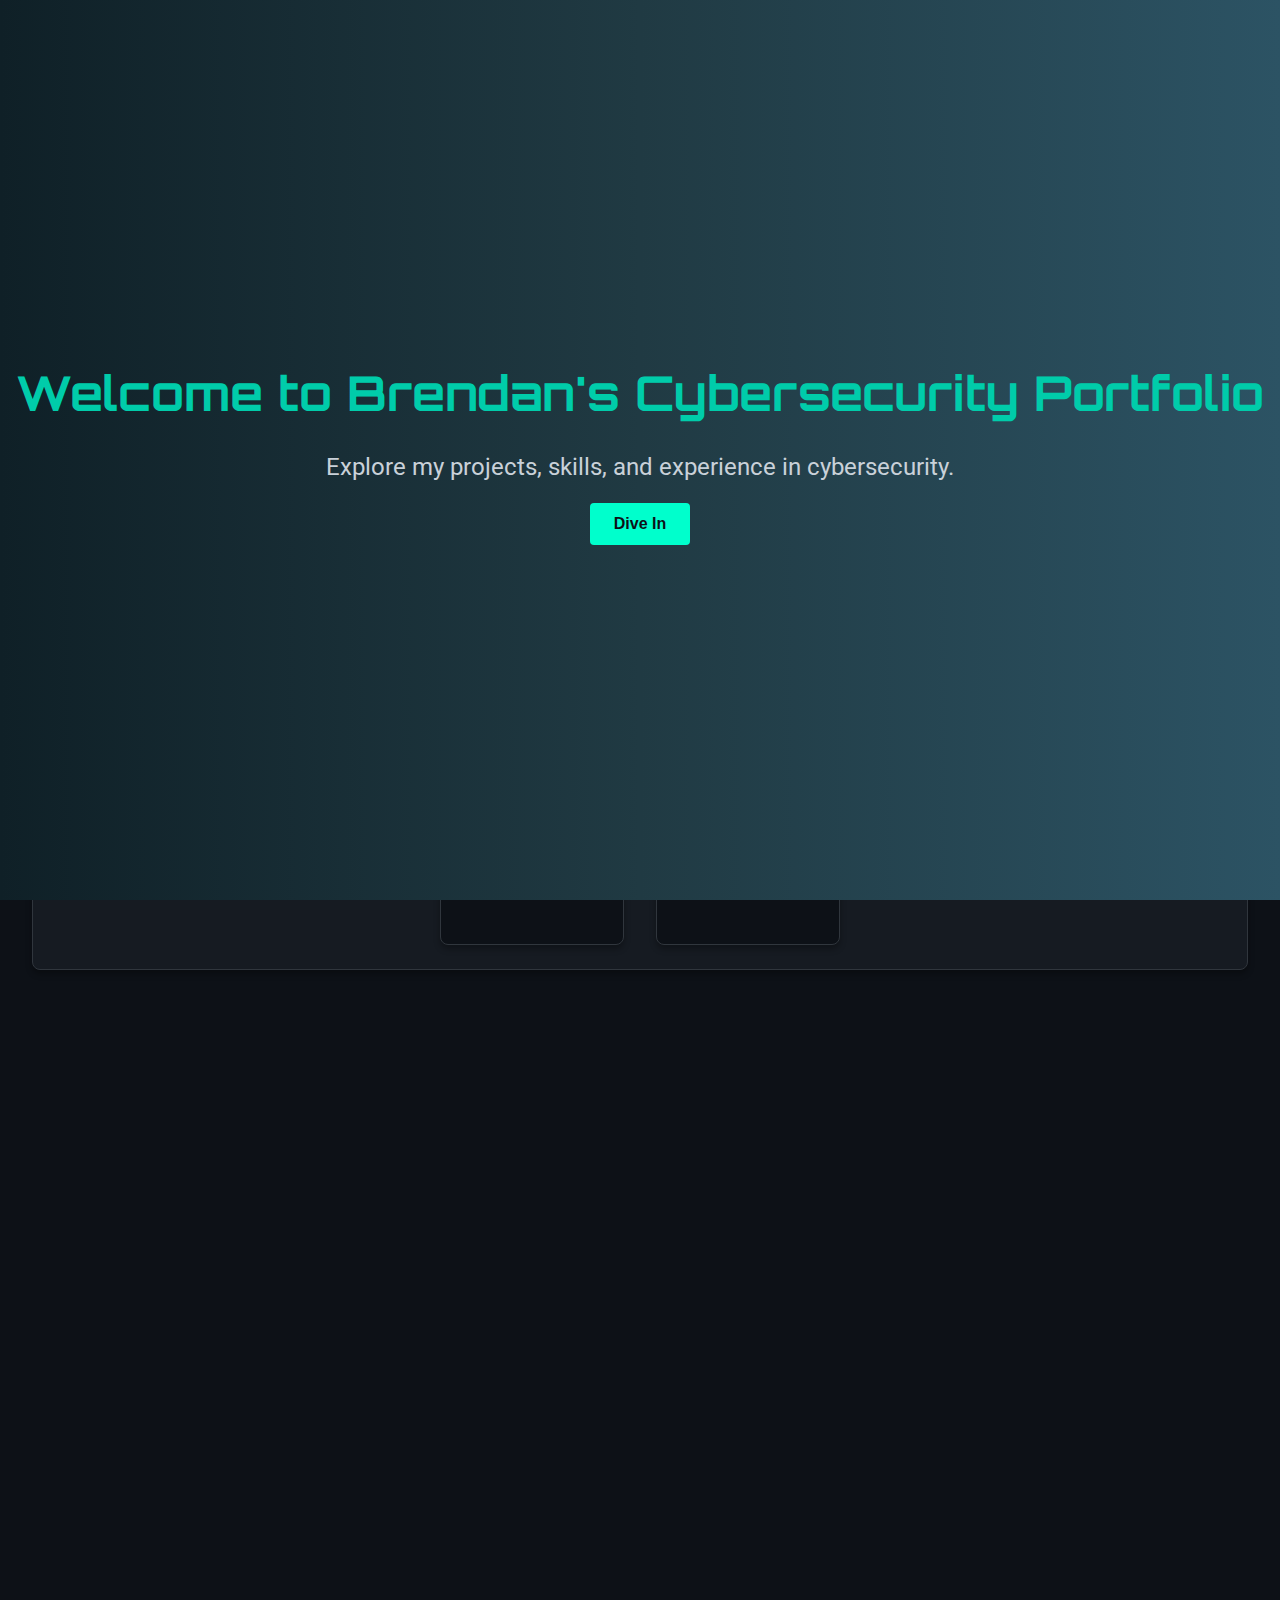
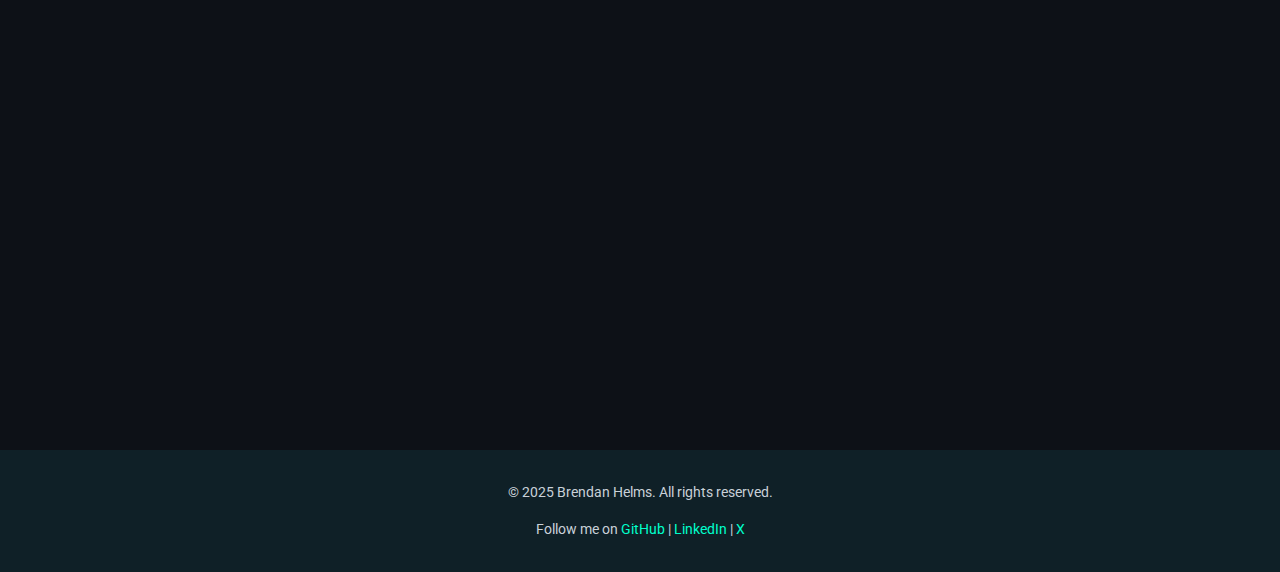
<file: index.html>
<!DOCTYPE html>
<html lang="en">
<head>
    <meta charset="UTF-8">
    <meta name="viewport" content="width=device-width, initial-scale=1.0">
    <title>Cybersecurity Portfolio</title>
    <link rel="stylesheet" href="src/css/styles.css">
    <link href="https://fonts.googleapis.com/css2?family=Orbitron:wght@400;700&family=Roboto:wght@300;400;700&display=swap" rel="stylesheet">
</head>
<body>
    <div class="intro-panel">
        <h1 class="intro-title">Welcome to Brendan's Cybersecurity Portfolio</h1>
        <p class="intro-subtitle">Explore my projects, skills, and experience in cybersecurity.</p>
        <button class="scroll-btn" onclick="scrollToMain()">Dive In</button>
    </div>
    <header class="header">
        <div class="container">
            <h1 class="title">My Cybersecurity Portfolio</h1>
            <nav class="nav">
                <a href="index.html" class="active">Home</a>
                <a href="about.html">About</a>
                <a href="portfolio.html">Portfolio</a>
                <a href="contact.html">Contact</a>
            </nav>
            <button id="theme-toggle" class="theme-toggle-btn">
                <span id="theme-icon" class="icon-moon"></span>
            </button>
        </div>
    </header>
    <main class="main">
        <!-- About Section -->
        <section class="section about">
            <h2>Hello There...</h2>
            <div class="about-content">
                <img src="assets/images/ghibli.png" alt="Brendan Helms" style="width: 120px; height: 120px; border-radius: 65%;">
                <p>I’m Brendan Helms, a passionate cyber enthusiast dedicated to unraveling the intricacies of digital security. 
                    My interests lie in crafting tools like SSH honeypots, building NIST-compliant password checkers, and analyzing logs 
                    with Splunk to uncover threats. I thrive on exploring network vulnerabilities using Kali Linux and mastering Python for 
                    security projects. I recently received a degree in Cybersecurity at the University of Central Missouri, where I’ve honed 
                    my skills in log ingestion, query-based analysis, and secure coding. When not coding, I’m diving into cyber 
                    trends, always eager to fortify the digital world.
                </p>
            </div>
        </section>

        <!-- Certifications Section -->
        <section class="certifications">
            <h2>Certifications</h2>
            <p>Here are some of the certifications I have earned:</p>
            <div class="certifications-gallery">
                <div class="certification">
                    <a href="https://www.credly.com/badges/ff31c6aa-1320-4054-9506-7d8d6015e212" target="_blank">
                        <img src="assets/images/security+.png" alt="CompTIA Security+ Certification">
                    </a>
                    <p>CompTIA Security+</p>
                </div>
                <div class="certification">
                    <a href="https://www.credly.com/badges/864e1457-beef-4e39-9559-840a6e4a9769" target="_blank">
                        <img src="assets/images/google.png" alt="Google Cybersecurity Professional Certification">
                    </a>
                    <p>Google Cybersecurity Professional</p>
                </div>
            </div>
        </section>

        <!-- Portfolio Section -->
        <section class="section portfolio">
            <h2>Featured Projects</h2>
            <p>Here are some of my favorite projects I've worked on so far:</p>
            <div class="project-gallery">
                <div class="project-card">
                    <h3>NIST 800 63-B Password Checker Script</h3>
                    <img src="assets/images/python_logo.png" alt="Python Logo">
                    <p>I created a Python password strength checker based on NIST Special Publication 800-63B: Digital Identity Guidelines. It evaluates passwords against modern security standards, emphasizing length, usability, and protection against common or compromised passwords over arbitrary complexity rules.</p>
                    <a href="https://github.com/BHelmss/password_checker" target="_blank" class="btn">View on GitHub</a>
                </div>
                <div class="project-card">
                    <h3>Local Socket Honeypot</h3>
                    <img src="assets/images/Honeypot.png" alt="Honeypot">
                    <p>I developed a Python-based SSH honeypot that mimics a server on port 22, using the socket module to listen for connections and log attempts to honeypot.log. This project sharpened my skills in network programming, socket handling, and log management.</p>
                    <a href="https://github.com/BHelmss/Honeypot_Script" target="_blank" class="btn">View on GitHub</a>
                </div>
                <div class="project-card">
                    <h3>Splunk Security Scenario</h3>
                    <img src="assets/images/splunk.png" alt="Splunk Logo">
                    <p>Using Splunk's Search and Reporting tool, I investigated failed SSH login attempts for the root account on the mail server. This exercise honed my skills in log ingestion, query-based searching, and basic security analysis using Splunk.</p>
                    <a href="https://github.com/BHelmss/Splunk-Cloud-Lab" target="_blank" class="btn">View on GitHub</a>
                </div>
            </div>
        </section>

        <!-- Skills Section -->
        <section class="section skills">
            <h2>Skills</h2>
            <p>Here are some of my skills, related projects, and their proficiency levels:</p>
            <div class="skill">
                <span class="skill-name">Python</span>
                <div class="progress-bar">
                    <div class="progress" style="width: 80%;"></div>
                </div>
                <ul class="related-projects">
                    <li><a href="https://github.com/BHelmss/password_checker" target="_blank">NIST Password Checker</a></li>
                    <li><a href="https://github.com/BHelmss/Honeypot_Script" target="_blank">Local Honeypot</a></li>
                </ul>
            </div>
            <div class="skill">
                <span class="skill-name">Log Analysis</span>
                <div class="progress-bar">
                    <div class="progress" style="width: 65%;"></div>
                </div>
                <ul class="related-projects">
                    <li><a href="https://github.com/BHelmss/Splunk-Cloud-Lab" target="_blank">Splunk Lab</a></li>
                    <li><a href="https://github.com/BHelmss/Chronicle-Lab" target="_blank">Chronicle Lab</a></li>
                </ul>
            </div>
            <div class="skill">
                <span class="skill-name">Penetration Testing</span>
                <div class="progress-bar">
                    <div class="progress" style="width: 60%;"></div>
                </div>
                <ul class="related-projects">
                    <li><a href="https://github.com/BHelmss/SSH_Login_Exploit" target="_blank">SSH Metasploit Exploit</a></li>
                    <li><a href="https://github.com/BHelmss/tryhackme_CTF_Writeups" target="_blank">TryHackMe Writeups</a></li>
                </ul>
            </div>
            <div class="skill">
                <span class="skill-name">Incident Response</span>
                <div class="progress-bar">
                    <div class="progress" style="width: 75%;"></div>
                </div>
                <ul class="related-projects">
                    <li><a href="https://github.com/yourusername/incident-response-project1" target="_blank">Playbook Lab Coming Soon...</a></li>
                </ul>
            </div>
            <div class="skill">
                <span class="skill-name">Secure Code Review</span>
                <div class="progress-bar">
                    <div class="progress" style="width: 65%;"></div>
                </div>
                <ul class="related-projects">
                    <li><a href="https://github.com/BHelmss/SpotBugs_Static_Analysis" target="_blank">Static Analysis</a></li>
                    <li><a href="https://github.com/BHelmss/Gerrit_Code_Review" target="_blank">Gerrit Code Review</a></li>
                </ul>
            </div>
        </section>

        <!-- Resume Section -->
        <section class="section resume">
            <h2>Download My Resume</h2>
            <p>If you'd like to learn more about my experience and skills, feel free to download my resume:</p>
            <a href="assets/docs/BrendanHelmsresume.pdf" class="btn" download>Download My Resume</a>
        </section>
    </main>

    <!-- Footer -->
    <footer class="footer">
        <div class="container">
            <p>&copy; 2025 Brendan Helms. All rights reserved.</p>
            <p>Follow me on <a href="https://github.com/BHelmss" target="_blank">GitHub</a> | <a href="https://www.linkedin.com/in/brendan-helms/" target="_blank">LinkedIn</a> | <a href="https://x.com/BrendanHelmss" target="_blank">X</a></p>
        </div>
    </footer>
    <script src="src/js/scripts.js"></script>
</body>
</html>
</file>
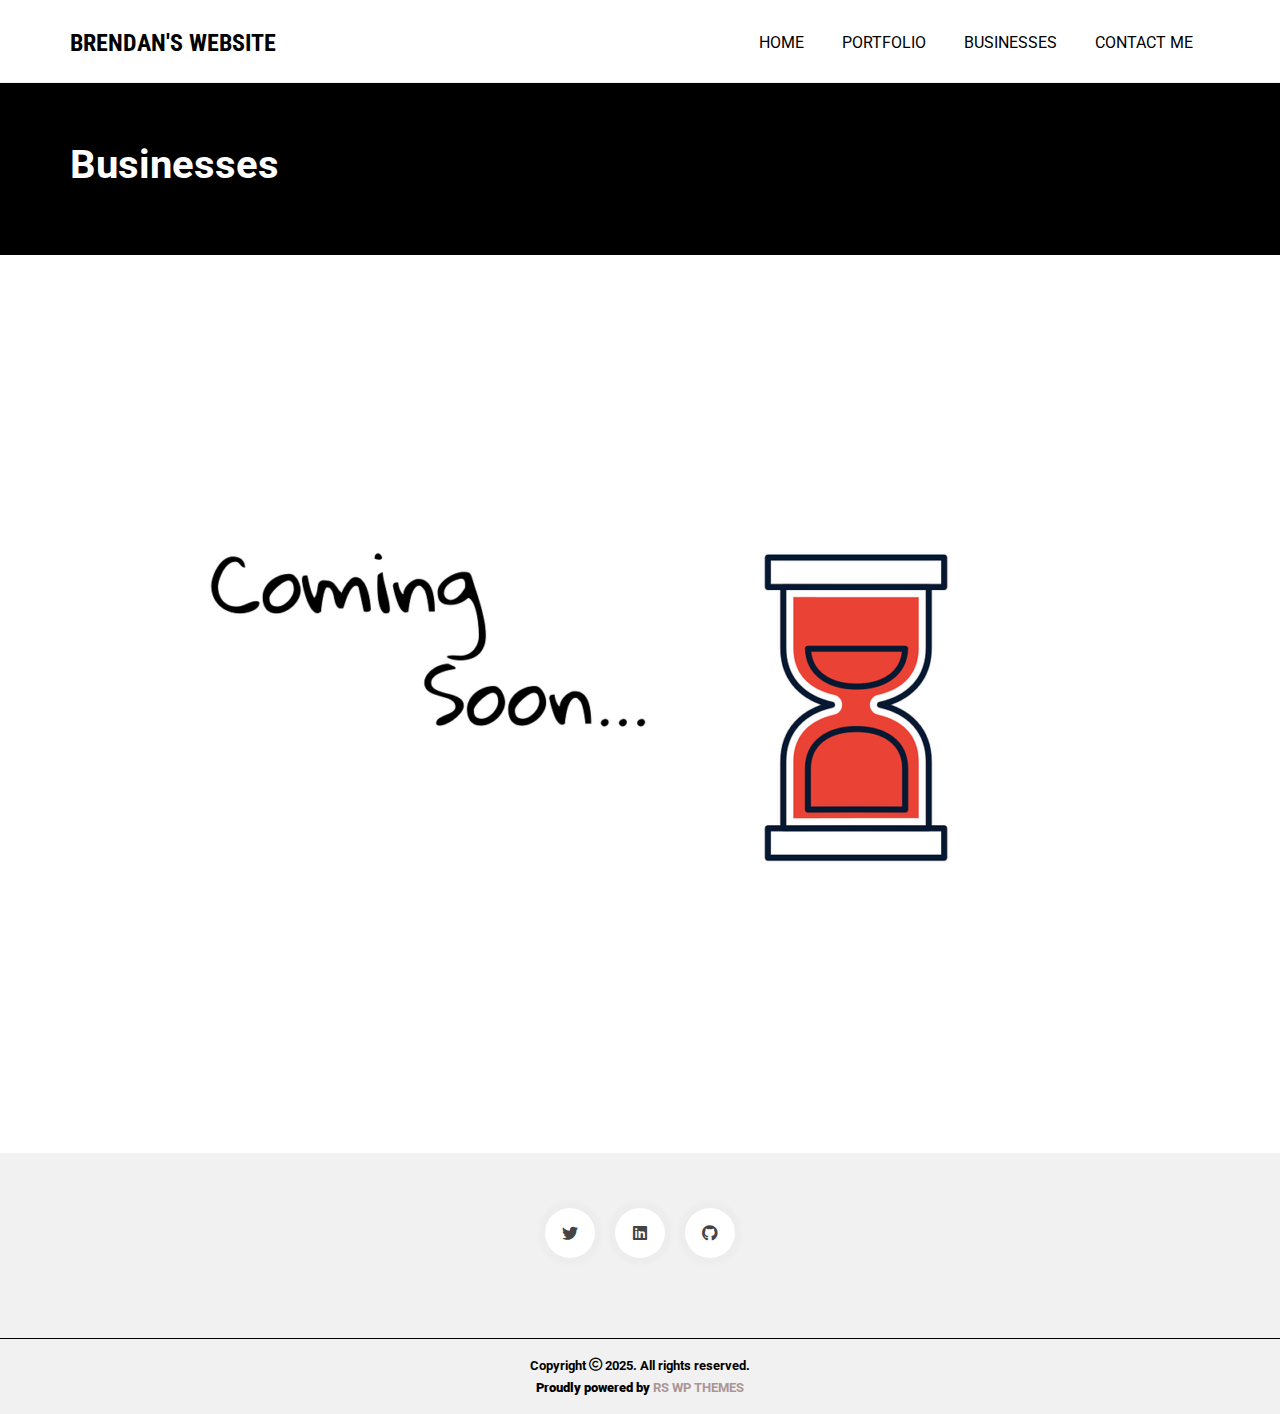
<file: businesses/index.html>
<!DOCTYPE html>
<html lang="en-US">
<head itemscope itemtype="http://schema.org/WebSite">
	<meta charset="UTF-8">
	<meta name="viewport" content="width=device-width, initial-scale=1">
	<link rel="profile" href="http://gmpg.org/xfn/11">
	<title>Businesses &#8211; Brendan&#039;s Website</title>
<meta name="robots" content="max-image-preview:large">
	<style>img:is([sizes="auto" i], [sizes^="auto," i]) { contain-intrinsic-size: 3000px 1500px }</style>
	<link rel="alternate" type="application/rss+xml" title="Brendan&#039;s Website &raquo; Feed" href="./../feed/index.html">
<link rel="alternate" type="application/rss+xml" title="Brendan&#039;s Website &raquo; Comments Feed" href="./../comments/feed/index.html">
<script type="text/javascript">
/* <![CDATA[ */
window._wpemojiSettings = {"baseUrl":"https:\/\/s.w.org\/images\/core\/emoji\/15.0.3\/72x72\/","ext":".png","svgUrl":"https:\/\/s.w.org\/images\/core\/emoji\/15.0.3\/svg\/","svgExt":".svg","source":{"concatemoji":".\/\/wp-includes\/js\/wp-emoji-release.min.js?ver=6.7.2"}};
/*! This file is auto-generated */
!function(i,n){var o,s,e;function c(e){try{var t={supportTests:e,timestamp:(new Date).valueOf()};sessionStorage.setItem(o,JSON.stringify(t))}catch(e){}}function p(e,t,n){e.clearRect(0,0,e.canvas.width,e.canvas.height),e.fillText(t,0,0);var t=new Uint32Array(e.getImageData(0,0,e.canvas.width,e.canvas.height).data),r=(e.clearRect(0,0,e.canvas.width,e.canvas.height),e.fillText(n,0,0),new Uint32Array(e.getImageData(0,0,e.canvas.width,e.canvas.height).data));return t.every(function(e,t){return e===r[t]})}function u(e,t,n){switch(t){case"flag":return n(e,"🏳️‍⚧️","🏳️​⚧️")?!1:!n(e,"🇺🇳","🇺​🇳")&&!n(e,"🏴󠁧󠁢󠁥󠁮󠁧󠁿","🏴​󠁧​󠁢​󠁥​󠁮​󠁧​󠁿");case"emoji":return!n(e,"🐦‍⬛","🐦​⬛")}return!1}function f(e,t,n){var r="undefined"!=typeof WorkerGlobalScope&&self instanceof WorkerGlobalScope?new OffscreenCanvas(300,150):i.createElement("canvas"),a=r.getContext("2d",{willReadFrequently:!0}),o=(a.textBaseline="top",a.font="600 32px Arial",{});return e.forEach(function(e){o[e]=t(a,e,n)}),o}function t(e){var t=i.createElement("script");t.src=e,t.defer=!0,i.head.appendChild(t)}"undefined"!=typeof Promise&&(o="wpEmojiSettingsSupports",s=["flag","emoji"],n.supports={everything:!0,everythingExceptFlag:!0},e=new Promise(function(e){i.addEventListener("DOMContentLoaded",e,{once:!0})}),new Promise(function(t){var n=function(){try{var e=JSON.parse(sessionStorage.getItem(o));if("object"==typeof e&&"number"==typeof e.timestamp&&(new Date).valueOf()<e.timestamp+604800&&"object"==typeof e.supportTests)return e.supportTests}catch(e){}return null}();if(!n){if("undefined"!=typeof Worker&&"undefined"!=typeof OffscreenCanvas&&"undefined"!=typeof URL&&URL.createObjectURL&&"undefined"!=typeof Blob)try{var e="postMessage("+f.toString()+"("+[JSON.stringify(s),u.toString(),p.toString()].join(",")+"));",r=new Blob([e],{type:"text/javascript"}),a=new Worker(URL.createObjectURL(r),{name:"wpTestEmojiSupports"});return void(a.onmessage=function(e){c(n=e.data),a.terminate(),t(n)})}catch(e){}c(n=f(s,u,p))}t(n)}).then(function(e){for(var t in e)n.supports[t]=e[t],n.supports.everything=n.supports.everything&&n.supports[t],"flag"!==t&&(n.supports.everythingExceptFlag=n.supports.everythingExceptFlag&&n.supports[t]);n.supports.everythingExceptFlag=n.supports.everythingExceptFlag&&!n.supports.flag,n.DOMReady=!1,n.readyCallback=function(){n.DOMReady=!0}}).then(function(){return e}).then(function(){var e;n.supports.everything||(n.readyCallback(),(e=n.source||{}).concatemoji?t(e.concatemoji):e.wpemoji&&e.twemoji&&(t(e.twemoji),t(e.wpemoji)))}))}((window,document),window._wpemojiSettings);
/* ]]> */
</script>
<style id="wp-emoji-styles-inline-css" type="text/css">img.wp-smiley, img.emoji {
		display: inline !important;
		border: none !important;
		box-shadow: none !important;
		height: 1em !important;
		width: 1em !important;
		margin: 0 0.07em !important;
		vertical-align: -0.1em !important;
		background: none !important;
		padding: 0 !important;
	}</style>
<link rel="stylesheet" id="wp-block-library-css" href="./../wp-includes/css/dist/block-library/style.min.css?ver=6.7.2" type="text/css" media="all">
<style id="wp-block-library-theme-inline-css" type="text/css">.wp-block-audio :where(figcaption){color:#555;font-size:13px;text-align:center}.is-dark-theme .wp-block-audio :where(figcaption){color:#ffffffa6}.wp-block-audio{margin:0 0 1em}.wp-block-code{border:1px solid #ccc;border-radius:4px;font-family:Menlo,Consolas,monaco,monospace;padding:.8em 1em}.wp-block-embed :where(figcaption){color:#555;font-size:13px;text-align:center}.is-dark-theme .wp-block-embed :where(figcaption){color:#ffffffa6}.wp-block-embed{margin:0 0 1em}.blocks-gallery-caption{color:#555;font-size:13px;text-align:center}.is-dark-theme .blocks-gallery-caption{color:#ffffffa6}:root :where(.wp-block-image figcaption){color:#555;font-size:13px;text-align:center}.is-dark-theme :root :where(.wp-block-image figcaption){color:#ffffffa6}.wp-block-image{margin:0 0 1em}.wp-block-pullquote{border-bottom:4px solid;border-top:4px solid;color:currentColor;margin-bottom:1.75em}.wp-block-pullquote cite,.wp-block-pullquote footer,.wp-block-pullquote__citation{color:currentColor;font-size:.8125em;font-style:normal;text-transform:uppercase}.wp-block-quote{border-left:.25em solid;margin:0 0 1.75em;padding-left:1em}.wp-block-quote cite,.wp-block-quote footer{color:currentColor;font-size:.8125em;font-style:normal;position:relative}.wp-block-quote:where(.has-text-align-right){border-left:none;border-right:.25em solid;padding-left:0;padding-right:1em}.wp-block-quote:where(.has-text-align-center){border:none;padding-left:0}.wp-block-quote.is-large,.wp-block-quote.is-style-large,.wp-block-quote:where(.is-style-plain){border:none}.wp-block-search .wp-block-search__label{font-weight:700}.wp-block-search__button{border:1px solid #ccc;padding:.375em .625em}:where(.wp-block-group.has-background){padding:1.25em 2.375em}.wp-block-separator.has-css-opacity{opacity:.4}.wp-block-separator{border:none;border-bottom:2px solid;margin-left:auto;margin-right:auto}.wp-block-separator.has-alpha-channel-opacity{opacity:1}.wp-block-separator:not(.is-style-wide):not(.is-style-dots){width:100px}.wp-block-separator.has-background:not(.is-style-dots){border-bottom:none;height:1px}.wp-block-separator.has-background:not(.is-style-wide):not(.is-style-dots){height:2px}.wp-block-table{margin:0 0 1em}.wp-block-table td,.wp-block-table th{word-break:normal}.wp-block-table :where(figcaption){color:#555;font-size:13px;text-align:center}.is-dark-theme .wp-block-table :where(figcaption){color:#ffffffa6}.wp-block-video :where(figcaption){color:#555;font-size:13px;text-align:center}.is-dark-theme .wp-block-video :where(figcaption){color:#ffffffa6}.wp-block-video{margin:0 0 1em}:root :where(.wp-block-template-part.has-background){margin-bottom:0;margin-top:0;padding:1.25em 2.375em}</style>
<style id="classic-theme-styles-inline-css" type="text/css">/*! This file is auto-generated */
.wp-block-button__link{color:#fff;background-color:#32373c;border-radius:9999px;box-shadow:none;text-decoration:none;padding:calc(.667em + 2px) calc(1.333em + 2px);font-size:1.125em}.wp-block-file__button{background:#32373c;color:#fff;text-decoration:none}</style>
<style id="global-styles-inline-css" type="text/css">:root{--wp--preset--aspect-ratio--square: 1;--wp--preset--aspect-ratio--4-3: 4/3;--wp--preset--aspect-ratio--3-4: 3/4;--wp--preset--aspect-ratio--3-2: 3/2;--wp--preset--aspect-ratio--2-3: 2/3;--wp--preset--aspect-ratio--16-9: 16/9;--wp--preset--aspect-ratio--9-16: 9/16;--wp--preset--color--black: #000000;--wp--preset--color--cyan-bluish-gray: #abb8c3;--wp--preset--color--white: #ffffff;--wp--preset--color--pale-pink: #f78da7;--wp--preset--color--vivid-red: #cf2e2e;--wp--preset--color--luminous-vivid-orange: #ff6900;--wp--preset--color--luminous-vivid-amber: #fcb900;--wp--preset--color--light-green-cyan: #7bdcb5;--wp--preset--color--vivid-green-cyan: #00d084;--wp--preset--color--pale-cyan-blue: #8ed1fc;--wp--preset--color--vivid-cyan-blue: #0693e3;--wp--preset--color--vivid-purple: #9b51e0;--wp--preset--gradient--vivid-cyan-blue-to-vivid-purple: linear-gradient(135deg,rgba(6,147,227,1) 0%,rgb(155,81,224) 100%);--wp--preset--gradient--light-green-cyan-to-vivid-green-cyan: linear-gradient(135deg,rgb(122,220,180) 0%,rgb(0,208,130) 100%);--wp--preset--gradient--luminous-vivid-amber-to-luminous-vivid-orange: linear-gradient(135deg,rgba(252,185,0,1) 0%,rgba(255,105,0,1) 100%);--wp--preset--gradient--luminous-vivid-orange-to-vivid-red: linear-gradient(135deg,rgba(255,105,0,1) 0%,rgb(207,46,46) 100%);--wp--preset--gradient--very-light-gray-to-cyan-bluish-gray: linear-gradient(135deg,rgb(238,238,238) 0%,rgb(169,184,195) 100%);--wp--preset--gradient--cool-to-warm-spectrum: linear-gradient(135deg,rgb(74,234,220) 0%,rgb(151,120,209) 20%,rgb(207,42,186) 40%,rgb(238,44,130) 60%,rgb(251,105,98) 80%,rgb(254,248,76) 100%);--wp--preset--gradient--blush-light-purple: linear-gradient(135deg,rgb(255,206,236) 0%,rgb(152,150,240) 100%);--wp--preset--gradient--blush-bordeaux: linear-gradient(135deg,rgb(254,205,165) 0%,rgb(254,45,45) 50%,rgb(107,0,62) 100%);--wp--preset--gradient--luminous-dusk: linear-gradient(135deg,rgb(255,203,112) 0%,rgb(199,81,192) 50%,rgb(65,88,208) 100%);--wp--preset--gradient--pale-ocean: linear-gradient(135deg,rgb(255,245,203) 0%,rgb(182,227,212) 50%,rgb(51,167,181) 100%);--wp--preset--gradient--electric-grass: linear-gradient(135deg,rgb(202,248,128) 0%,rgb(113,206,126) 100%);--wp--preset--gradient--midnight: linear-gradient(135deg,rgb(2,3,129) 0%,rgb(40,116,252) 100%);--wp--preset--font-size--small: 13px;--wp--preset--font-size--medium: 20px;--wp--preset--font-size--large: 36px;--wp--preset--font-size--x-large: 42px;--wp--preset--spacing--20: 0.44rem;--wp--preset--spacing--30: 0.67rem;--wp--preset--spacing--40: 1rem;--wp--preset--spacing--50: 1.5rem;--wp--preset--spacing--60: 2.25rem;--wp--preset--spacing--70: 3.38rem;--wp--preset--spacing--80: 5.06rem;--wp--preset--shadow--natural: 6px 6px 9px rgba(0, 0, 0, 0.2);--wp--preset--shadow--deep: 12px 12px 50px rgba(0, 0, 0, 0.4);--wp--preset--shadow--sharp: 6px 6px 0px rgba(0, 0, 0, 0.2);--wp--preset--shadow--outlined: 6px 6px 0px -3px rgba(255, 255, 255, 1), 6px 6px rgba(0, 0, 0, 1);--wp--preset--shadow--crisp: 6px 6px 0px rgba(0, 0, 0, 1);}:where(.is-layout-flex){gap: 0.5em;}:where(.is-layout-grid){gap: 0.5em;}body .is-layout-flex{display: flex;}.is-layout-flex{flex-wrap: wrap;align-items: center;}.is-layout-flex > :is(*, div){margin: 0;}body .is-layout-grid{display: grid;}.is-layout-grid > :is(*, div){margin: 0;}:where(.wp-block-columns.is-layout-flex){gap: 2em;}:where(.wp-block-columns.is-layout-grid){gap: 2em;}:where(.wp-block-post-template.is-layout-flex){gap: 1.25em;}:where(.wp-block-post-template.is-layout-grid){gap: 1.25em;}.has-black-color{color: var(--wp--preset--color--black) !important;}.has-cyan-bluish-gray-color{color: var(--wp--preset--color--cyan-bluish-gray) !important;}.has-white-color{color: var(--wp--preset--color--white) !important;}.has-pale-pink-color{color: var(--wp--preset--color--pale-pink) !important;}.has-vivid-red-color{color: var(--wp--preset--color--vivid-red) !important;}.has-luminous-vivid-orange-color{color: var(--wp--preset--color--luminous-vivid-orange) !important;}.has-luminous-vivid-amber-color{color: var(--wp--preset--color--luminous-vivid-amber) !important;}.has-light-green-cyan-color{color: var(--wp--preset--color--light-green-cyan) !important;}.has-vivid-green-cyan-color{color: var(--wp--preset--color--vivid-green-cyan) !important;}.has-pale-cyan-blue-color{color: var(--wp--preset--color--pale-cyan-blue) !important;}.has-vivid-cyan-blue-color{color: var(--wp--preset--color--vivid-cyan-blue) !important;}.has-vivid-purple-color{color: var(--wp--preset--color--vivid-purple) !important;}.has-black-background-color{background-color: var(--wp--preset--color--black) !important;}.has-cyan-bluish-gray-background-color{background-color: var(--wp--preset--color--cyan-bluish-gray) !important;}.has-white-background-color{background-color: var(--wp--preset--color--white) !important;}.has-pale-pink-background-color{background-color: var(--wp--preset--color--pale-pink) !important;}.has-vivid-red-background-color{background-color: var(--wp--preset--color--vivid-red) !important;}.has-luminous-vivid-orange-background-color{background-color: var(--wp--preset--color--luminous-vivid-orange) !important;}.has-luminous-vivid-amber-background-color{background-color: var(--wp--preset--color--luminous-vivid-amber) !important;}.has-light-green-cyan-background-color{background-color: var(--wp--preset--color--light-green-cyan) !important;}.has-vivid-green-cyan-background-color{background-color: var(--wp--preset--color--vivid-green-cyan) !important;}.has-pale-cyan-blue-background-color{background-color: var(--wp--preset--color--pale-cyan-blue) !important;}.has-vivid-cyan-blue-background-color{background-color: var(--wp--preset--color--vivid-cyan-blue) !important;}.has-vivid-purple-background-color{background-color: var(--wp--preset--color--vivid-purple) !important;}.has-black-border-color{border-color: var(--wp--preset--color--black) !important;}.has-cyan-bluish-gray-border-color{border-color: var(--wp--preset--color--cyan-bluish-gray) !important;}.has-white-border-color{border-color: var(--wp--preset--color--white) !important;}.has-pale-pink-border-color{border-color: var(--wp--preset--color--pale-pink) !important;}.has-vivid-red-border-color{border-color: var(--wp--preset--color--vivid-red) !important;}.has-luminous-vivid-orange-border-color{border-color: var(--wp--preset--color--luminous-vivid-orange) !important;}.has-luminous-vivid-amber-border-color{border-color: var(--wp--preset--color--luminous-vivid-amber) !important;}.has-light-green-cyan-border-color{border-color: var(--wp--preset--color--light-green-cyan) !important;}.has-vivid-green-cyan-border-color{border-color: var(--wp--preset--color--vivid-green-cyan) !important;}.has-pale-cyan-blue-border-color{border-color: var(--wp--preset--color--pale-cyan-blue) !important;}.has-vivid-cyan-blue-border-color{border-color: var(--wp--preset--color--vivid-cyan-blue) !important;}.has-vivid-purple-border-color{border-color: var(--wp--preset--color--vivid-purple) !important;}.has-vivid-cyan-blue-to-vivid-purple-gradient-background{background: var(--wp--preset--gradient--vivid-cyan-blue-to-vivid-purple) !important;}.has-light-green-cyan-to-vivid-green-cyan-gradient-background{background: var(--wp--preset--gradient--light-green-cyan-to-vivid-green-cyan) !important;}.has-luminous-vivid-amber-to-luminous-vivid-orange-gradient-background{background: var(--wp--preset--gradient--luminous-vivid-amber-to-luminous-vivid-orange) !important;}.has-luminous-vivid-orange-to-vivid-red-gradient-background{background: var(--wp--preset--gradient--luminous-vivid-orange-to-vivid-red) !important;}.has-very-light-gray-to-cyan-bluish-gray-gradient-background{background: var(--wp--preset--gradient--very-light-gray-to-cyan-bluish-gray) !important;}.has-cool-to-warm-spectrum-gradient-background{background: var(--wp--preset--gradient--cool-to-warm-spectrum) !important;}.has-blush-light-purple-gradient-background{background: var(--wp--preset--gradient--blush-light-purple) !important;}.has-blush-bordeaux-gradient-background{background: var(--wp--preset--gradient--blush-bordeaux) !important;}.has-luminous-dusk-gradient-background{background: var(--wp--preset--gradient--luminous-dusk) !important;}.has-pale-ocean-gradient-background{background: var(--wp--preset--gradient--pale-ocean) !important;}.has-electric-grass-gradient-background{background: var(--wp--preset--gradient--electric-grass) !important;}.has-midnight-gradient-background{background: var(--wp--preset--gradient--midnight) !important;}.has-small-font-size{font-size: var(--wp--preset--font-size--small) !important;}.has-medium-font-size{font-size: var(--wp--preset--font-size--medium) !important;}.has-large-font-size{font-size: var(--wp--preset--font-size--large) !important;}.has-x-large-font-size{font-size: var(--wp--preset--font-size--x-large) !important;}
:where(.wp-block-post-template.is-layout-flex){gap: 1.25em;}:where(.wp-block-post-template.is-layout-grid){gap: 1.25em;}
:where(.wp-block-columns.is-layout-flex){gap: 2em;}:where(.wp-block-columns.is-layout-grid){gap: 2em;}
:root :where(.wp-block-pullquote){font-size: 1.5em;line-height: 1.6;}</style>
<link rel="stylesheet" id="author-personal-blog-style-css" href="./../wp-content/themes/author-personal-blog/style.css?ver=6.7.2" type="text/css" media="all">
<link rel="stylesheet" id="bootstrap-grid-css" href="./../wp-content/themes/author-personal-blog/assets/css/bootstrap-grid.css?ver=6.7.2" type="text/css" media="all">
<link rel="stylesheet" id="rswpthemes-icons-css" href="./../wp-content/themes/author-personal-blog/assets/icons/icons.css?ver=6.7.2" type="text/css" media="all">
<link rel="stylesheet" id="block-style-css" href="./../wp-content/themes/author-personal-blog/assets/blocks-style/block-styles.css?ver=6.7.2" type="text/css" media="all">
<script type="text/javascript" src="./../wp-includes/js/jquery/jquery.min.js?ver=3.7.1" id="jquery-core-js"></script>
<script type="text/javascript" src="./../wp-includes/js/jquery/jquery-migrate.min.js?ver=3.4.1" id="jquery-migrate-js"></script>
<link rel="https://api.w.org/" href="./../wp-json/index.html">
<link rel="alternate" title="JSON" type="application/json" href="./../wp-json/wp/v2/pages/30/index.html">
<link rel="EditURI" type="application/rsd+xml" title="RSD" href="./../xmlrpc.php?rsd">
<meta name="generator" content="WordPress 6.7.2">
<link rel="canonical" href="./index.html">
<link rel="shortlink" href="./../index.html?p=30">
<link rel="alternate" title="oEmbed (JSON)" type="application/json+oembed" href="./../wp-json/oembed/1.0/embed/index.html?url=http%3A%2F%2F%2Fbusinesses%2F">
<link rel="alternate" title="oEmbed (XML)" type="text/xml+oembed" href="./../wp-json/oembed/1.0/embed/index.html?url=http%3A%2F%2F%2Fbusinesses%2F#038;format=xml">
<style id="kirki-inline-styles">.site-branding .site-title{font-family:Roboto Condensed;font-size:1.5rem;font-weight:700;letter-spacing:px;}.site-branding p.site-description{font-family:Roboto;font-size:1rem;font-weight:400;letter-spacing:0px;line-height:1.6;text-transform:none;color:#000000;}.about-section-area{background:#000000;background-color:#000000;}.about-section-content h2{color:#ffffff;}.about-section-content h4{color:#ffffff;}.about-section-content .author-short-text{color:#ffffff;}.about-section-content .author-short-text a{color:#ffffff;}.about-section-social-links .social-link a{background-color:#ffffff;color:#000000;}.about-section-social-links .social-link a:hover, .about-section-social-links .social-link a:active{background-color:#a1a1a1;color:#000000;}section.page-header-area{background:#000000;background-color:#000000;background-position:left top;-webkit-background-size:cover;-moz-background-size:cover;-ms-background-size:cover;-o-background-size:cover;background-size:cover;}section.page-header-area h1{font-family:Roboto;text-align:left;text-transform:none;color:#ffffff;}.single-post-header-area{background-color:#f4f4ec;}.author-personal-blog-standard-post__overlay-category span.cat-links a, .widget .tagcloud a, blockquote.wp-block-quote.is-style-red-qoute, .scrooltotop a:hover, .discover-me-button a, .woocommerce .woocommerce-pagination .page-numbers li a, .woocommerce .woocommerce-pagination .page-numbers li span, .woocommerce ul.products li.product .onsale, .woocommerce span.onsale, .woocommerce #respond input#submit.alt, .woocommerce a.button.alt, .woocommerce button.button.alt, .woocommerce input.button.alt, .woocommerce table.shop_table tr td.product-remove a, .woocommerce-info, .woocommerce-noreviews, p.no-comments, .author-personal-blog-single-page .entry-footer a,nav.woocommerce-MyAccount-navigation ul li a, .rs-wp-themes-cookies-banner-area .cookies_accept_button, .widget_search button, aside.widget-area .widget .widget-title:before, .pagination li.page-item a, .pagination li.page-item span, .author-personal-blog-standard-post__overlay-content.no-post-thumbnail .author-personal-blog-standard-post__overlay-category span.cat-links a, .author-personal-blog-standard-post__overlay-content.no-post-thumbnail .author-personal-blog-standard-post__post-meta span.cat-links a, .author-personal-blog-standard-post__overlay-category span.cat-links a:hover, .widget .tagcloud a:hover, .discover-me-button a:hover, .author-personal-blog-standard-post__post-meta span.cat-links a:hover, .author-personal-blog-standard-post__overlay-content.no-post-thumbnail .author-personal-blog-standard-post__blog-meta>span i.dote, .scrooltotop a, .about-section-social-links a:hover, .about-section-social-links a:focus, .about-section-social-links a:hover, .about-section-social-links a:active,.author-personal-blog-standard-post__post-meta-single .posted-on:before, .author-personal-blog-standard-post__post-meta-single .posted-on:after, form#commentform p.form-submit button.btn-primary, .footer-social-links .social-link a:hover, .woocommerce ul.products li.product .button:hover, .author-personal-blog-standard-post .author-personal-blog-standard-post__full-summery .wp-block-post-terms a, nav.wp-block-query-pagination .wp-block-query-pagination-numbers > span, nav.wp-block-query-pagination .wp-block-query-pagination-numbers > a, nav.wp-block-query-pagination a.wp-block-query-pagination-next, nav.wp-block-query-pagination a.wp-block-query-pagination-prev, .author-personal-blog-standard-post .author-personal-blog-standard-post__full-summery .wp-block-post-navigation-link a, .author-personal-blog-standard-post__full-summery .page-links a{background-color:#000000;}#cssmenu ul ul li:first-child{border-top-color:#000000;}.author-personal-blog-standard-post__full-summery blockquote{border-left-color:#000000;}.author-personal-blog-standard-post__full-summery blockquote.has-text-align-right{border-right-color:#000000;}.widget_search button{border-color:#000000;}.widget-area .widget.widget_rss a.rsswidget, .widget ul li a:hover, .widget ul li a:visited, .widget ul li a:focus, .widget ul li a:active, .widget ol li a:hover, .widget ol li a:visited, .widget ol li a:focus, .widget ol li a:active, .author-personal-blog-standard-post .author-personal-blog-standard-post__full-summery a:hover, a:hover, a:focus, a:active, span.opacity-none:before, header.archive-page-header span, .woocommerce ul.products li.product .price, .woocommerce div.product p.price, .woocommerce div.product span.price, .woocommerce .product_meta > * a, .woocommerce-account .woocommerce-MyAccount-content a, .author-personal-blog-standard-post_post-meta .tags-links a:hover, .post-details-page .author-personal-blog-standard-post__blog-meta .fa, .books-loop-item .loop-book-content-wrapper .book-price, .about-section-social-links a, #cssmenu>ul>li:hover>a{color:#1e73be;}.author-personal-blog-standard-post__blog-meta>span.posted-on i.line{background-color:#1e73be;}footer.site-footer, .site-copyright{background-color:#f1f1f1;}.footer-content .widget h2.widget-title.footer-title{color:#000000;}.footer-content .widget h2.widget-title.footer-title:before{background-color:#000000;}.site-copyright{border-color:#000000;color:#000000;}.blog-section-title-wrapper .section-title-inner:before{border-color:rgba(0, 0, 0, 0.3);}.blog-section-title-wrapper .section-title-inner:after{border-color:rgba(0, 0, 0, 0.3);}.author-personal-blog-standard-post__post-title h2 a{font-weight:700;color:#ffffff;}body{font-size:1rem;font-weight:700;color:#000000;}h1{font-family:Roboto;font-size:2.5rem;font-weight:700;letter-spacing:0px;line-height:1.6;text-align:left;text-transform:none;color:#000000;}h2{font-family:Roboto;font-size:2rem;font-weight:700;letter-spacing:0px;line-height:1.6;text-align:left;text-transform:none;color:#000000;}h3{font-family:Roboto;font-size:1.75rem;font-weight:700;letter-spacing:0px;line-height:1.6;text-align:left;text-transform:none;color:#000000;}h4{font-family:Roboto;font-size:1.5rem;font-weight:700;letter-spacing:0px;line-height:1.6;text-align:left;text-transform:none;color:#000000;}h5{font-family:Roboto;font-size:1.25rem;font-weight:700;letter-spacing:0px;line-height:1.6;text-align:left;text-transform:none;color:#000000;}h6{font-family:Roboto;font-size:1rem;font-weight:700;letter-spacing:0px;line-height:1.6;text-align:left;text-transform:none;color:#000000;}aside.widget-area .widget .widget-title,aside.widget-area .widget .widgettitle{font-family:Roboto;font-size:1.3rem;font-weight:700;letter-spacing:0px;line-height:1.6;text-align:left;text-transform:none;color:#000000;}.subscribe-form-area{background-color:#f4f4ec;}.subscribe-form-wrapper .mc4wp-form-fields input[type="submit"]{background-color:#fb4747;border-color:#fb4747;color:#ffffff;}.subscribe-form-wrapper .mc4wp-form-fields input[type="email"]{background-color:#ffffff;color:#000000;}.subscribe-form-wrapper .mc4wp-form-fields input[type="email"]::placeholder{color:#000000;}.subscribe-form-wrapper .mc4wp-form-fields input[type="email"]::-webkit-input-placeholder{color:#000000;}.subscribe-form-wrapper .mc4wp-form-fields input[type="email"]::-moz-placeholder{color:#000000;}.subscribe-form-wrapper .mc4wp-form-fields input[type="email"]:-ms-input-placeholder{color:#000000;}.subscribe-form-wrapper .mc4wp-form-fields input[type="email"]::-ms-input-placeholder{color:#000000;}.subscribe-form-wrapper .subscribe-form-title h2{font-family:Roboto;font-size:2.5rem;font-weight:700;letter-spacing:0px;line-height:1.4;text-align:center;text-transform:none;color:#000000;}.footer-menu ul.menu li a{color:#000000;}.footer-menu ul.menu li a:hover{color:#ffffff;}.site-copyright-text{color:#000000;}/* cyrillic-ext */
@font-face {
  font-family: 'Roboto Condensed';
  font-style: normal;
  font-weight: 700;
  font-display: swap;
  src: url(./../wp-content/fonts/roboto-condensed/ieVo2ZhZI2eCN5jzbjEETS9weq8-_d6T_POl0fRJeyVVpcBD5XxxKA.woff2) format('woff2');
  unicode-range: U+0460-052F, U+1C80-1C8A, U+20B4, U+2DE0-2DFF, U+A640-A69F, U+FE2E-FE2F;
}
/* cyrillic */
@font-face {
  font-family: 'Roboto Condensed';
  font-style: normal;
  font-weight: 700;
  font-display: swap;
  src: url(./../wp-content/fonts/roboto-condensed/ieVo2ZhZI2eCN5jzbjEETS9weq8-_d6T_POl0fRJeyVVpcBK5XxxKA.woff2) format('woff2');
  unicode-range: U+0301, U+0400-045F, U+0490-0491, U+04B0-04B1, U+2116;
}
/* greek-ext */
@font-face {
  font-family: 'Roboto Condensed';
  font-style: normal;
  font-weight: 700;
  font-display: swap;
  src: url(./../wp-content/fonts/roboto-condensed/ieVo2ZhZI2eCN5jzbjEETS9weq8-_d6T_POl0fRJeyVVpcBC5XxxKA.woff2) format('woff2');
  unicode-range: U+1F00-1FFF;
}
/* greek */
@font-face {
  font-family: 'Roboto Condensed';
  font-style: normal;
  font-weight: 700;
  font-display: swap;
  src: url(./../wp-content/fonts/roboto-condensed/ieVo2ZhZI2eCN5jzbjEETS9weq8-_d6T_POl0fRJeyVVpcBN5XxxKA.woff2) format('woff2');
  unicode-range: U+0370-0377, U+037A-037F, U+0384-038A, U+038C, U+038E-03A1, U+03A3-03FF;
}
/* vietnamese */
@font-face {
  font-family: 'Roboto Condensed';
  font-style: normal;
  font-weight: 700;
  font-display: swap;
  src: url(./../wp-content/fonts/roboto-condensed/ieVo2ZhZI2eCN5jzbjEETS9weq8-_d6T_POl0fRJeyVVpcBB5XxxKA.woff2) format('woff2');
  unicode-range: U+0102-0103, U+0110-0111, U+0128-0129, U+0168-0169, U+01A0-01A1, U+01AF-01B0, U+0300-0301, U+0303-0304, U+0308-0309, U+0323, U+0329, U+1EA0-1EF9, U+20AB;
}
/* latin-ext */
@font-face {
  font-family: 'Roboto Condensed';
  font-style: normal;
  font-weight: 700;
  font-display: swap;
  src: url(./../wp-content/fonts/roboto-condensed/ieVo2ZhZI2eCN5jzbjEETS9weq8-_d6T_POl0fRJeyVVpcBA5XxxKA.woff2) format('woff2');
  unicode-range: U+0100-02BA, U+02BD-02C5, U+02C7-02CC, U+02CE-02D7, U+02DD-02FF, U+0304, U+0308, U+0329, U+1D00-1DBF, U+1E00-1E9F, U+1EF2-1EFF, U+2020, U+20A0-20AB, U+20AD-20C0, U+2113, U+2C60-2C7F, U+A720-A7FF;
}
/* latin */
@font-face {
  font-family: 'Roboto Condensed';
  font-style: normal;
  font-weight: 700;
  font-display: swap;
  src: url(./../wp-content/fonts/roboto-condensed/ieVo2ZhZI2eCN5jzbjEETS9weq8-_d6T_POl0fRJeyVVpcBO5Xw.woff2) format('woff2');
  unicode-range: U+0000-00FF, U+0131, U+0152-0153, U+02BB-02BC, U+02C6, U+02DA, U+02DC, U+0304, U+0308, U+0329, U+2000-206F, U+20AC, U+2122, U+2191, U+2193, U+2212, U+2215, U+FEFF, U+FFFD;
}/* cyrillic-ext */
@font-face {
  font-family: 'Roboto';
  font-style: normal;
  font-weight: 400;
  font-stretch: 100%;
  font-display: swap;
  src: url(./../wp-content/fonts/roboto/KFO7CnqEu92Fr1ME7kSn66aGLdTylUAMa3GUBGEe.woff2) format('woff2');
  unicode-range: U+0460-052F, U+1C80-1C8A, U+20B4, U+2DE0-2DFF, U+A640-A69F, U+FE2E-FE2F;
}
/* cyrillic */
@font-face {
  font-family: 'Roboto';
  font-style: normal;
  font-weight: 400;
  font-stretch: 100%;
  font-display: swap;
  src: url(./../wp-content/fonts/roboto/KFO7CnqEu92Fr1ME7kSn66aGLdTylUAMa3iUBGEe.woff2) format('woff2');
  unicode-range: U+0301, U+0400-045F, U+0490-0491, U+04B0-04B1, U+2116;
}
/* greek-ext */
@font-face {
  font-family: 'Roboto';
  font-style: normal;
  font-weight: 400;
  font-stretch: 100%;
  font-display: swap;
  src: url(./../wp-content/fonts/roboto/KFO7CnqEu92Fr1ME7kSn66aGLdTylUAMa3CUBGEe.woff2) format('woff2');
  unicode-range: U+1F00-1FFF;
}
/* greek */
@font-face {
  font-family: 'Roboto';
  font-style: normal;
  font-weight: 400;
  font-stretch: 100%;
  font-display: swap;
  src: url(./../wp-content/fonts/roboto/KFO7CnqEu92Fr1ME7kSn66aGLdTylUAMa3-UBGEe.woff2) format('woff2');
  unicode-range: U+0370-0377, U+037A-037F, U+0384-038A, U+038C, U+038E-03A1, U+03A3-03FF;
}
/* math */
@font-face {
  font-family: 'Roboto';
  font-style: normal;
  font-weight: 400;
  font-stretch: 100%;
  font-display: swap;
  src: url(./../wp-content/fonts/roboto/KFO7CnqEu92Fr1ME7kSn66aGLdTylUAMawCUBGEe.woff2) format('woff2');
  unicode-range: U+0302-0303, U+0305, U+0307-0308, U+0310, U+0312, U+0315, U+031A, U+0326-0327, U+032C, U+032F-0330, U+0332-0333, U+0338, U+033A, U+0346, U+034D, U+0391-03A1, U+03A3-03A9, U+03B1-03C9, U+03D1, U+03D5-03D6, U+03F0-03F1, U+03F4-03F5, U+2016-2017, U+2034-2038, U+203C, U+2040, U+2043, U+2047, U+2050, U+2057, U+205F, U+2070-2071, U+2074-208E, U+2090-209C, U+20D0-20DC, U+20E1, U+20E5-20EF, U+2100-2112, U+2114-2115, U+2117-2121, U+2123-214F, U+2190, U+2192, U+2194-21AE, U+21B0-21E5, U+21F1-21F2, U+21F4-2211, U+2213-2214, U+2216-22FF, U+2308-230B, U+2310, U+2319, U+231C-2321, U+2336-237A, U+237C, U+2395, U+239B-23B7, U+23D0, U+23DC-23E1, U+2474-2475, U+25AF, U+25B3, U+25B7, U+25BD, U+25C1, U+25CA, U+25CC, U+25FB, U+266D-266F, U+27C0-27FF, U+2900-2AFF, U+2B0E-2B11, U+2B30-2B4C, U+2BFE, U+3030, U+FF5B, U+FF5D, U+1D400-1D7FF, U+1EE00-1EEFF;
}
/* symbols */
@font-face {
  font-family: 'Roboto';
  font-style: normal;
  font-weight: 400;
  font-stretch: 100%;
  font-display: swap;
  src: url(./../wp-content/fonts/roboto/KFO7CnqEu92Fr1ME7kSn66aGLdTylUAMaxKUBGEe.woff2) format('woff2');
  unicode-range: U+0001-000C, U+000E-001F, U+007F-009F, U+20DD-20E0, U+20E2-20E4, U+2150-218F, U+2190, U+2192, U+2194-2199, U+21AF, U+21E6-21F0, U+21F3, U+2218-2219, U+2299, U+22C4-22C6, U+2300-243F, U+2440-244A, U+2460-24FF, U+25A0-27BF, U+2800-28FF, U+2921-2922, U+2981, U+29BF, U+29EB, U+2B00-2BFF, U+4DC0-4DFF, U+FFF9-FFFB, U+10140-1018E, U+10190-1019C, U+101A0, U+101D0-101FD, U+102E0-102FB, U+10E60-10E7E, U+1D2C0-1D2D3, U+1D2E0-1D37F, U+1F000-1F0FF, U+1F100-1F1AD, U+1F1E6-1F1FF, U+1F30D-1F30F, U+1F315, U+1F31C, U+1F31E, U+1F320-1F32C, U+1F336, U+1F378, U+1F37D, U+1F382, U+1F393-1F39F, U+1F3A7-1F3A8, U+1F3AC-1F3AF, U+1F3C2, U+1F3C4-1F3C6, U+1F3CA-1F3CE, U+1F3D4-1F3E0, U+1F3ED, U+1F3F1-1F3F3, U+1F3F5-1F3F7, U+1F408, U+1F415, U+1F41F, U+1F426, U+1F43F, U+1F441-1F442, U+1F444, U+1F446-1F449, U+1F44C-1F44E, U+1F453, U+1F46A, U+1F47D, U+1F4A3, U+1F4B0, U+1F4B3, U+1F4B9, U+1F4BB, U+1F4BF, U+1F4C8-1F4CB, U+1F4D6, U+1F4DA, U+1F4DF, U+1F4E3-1F4E6, U+1F4EA-1F4ED, U+1F4F7, U+1F4F9-1F4FB, U+1F4FD-1F4FE, U+1F503, U+1F507-1F50B, U+1F50D, U+1F512-1F513, U+1F53E-1F54A, U+1F54F-1F5FA, U+1F610, U+1F650-1F67F, U+1F687, U+1F68D, U+1F691, U+1F694, U+1F698, U+1F6AD, U+1F6B2, U+1F6B9-1F6BA, U+1F6BC, U+1F6C6-1F6CF, U+1F6D3-1F6D7, U+1F6E0-1F6EA, U+1F6F0-1F6F3, U+1F6F7-1F6FC, U+1F700-1F7FF, U+1F800-1F80B, U+1F810-1F847, U+1F850-1F859, U+1F860-1F887, U+1F890-1F8AD, U+1F8B0-1F8BB, U+1F8C0-1F8C1, U+1F900-1F90B, U+1F93B, U+1F946, U+1F984, U+1F996, U+1F9E9, U+1FA00-1FA6F, U+1FA70-1FA7C, U+1FA80-1FA89, U+1FA8F-1FAC6, U+1FACE-1FADC, U+1FADF-1FAE9, U+1FAF0-1FAF8, U+1FB00-1FBFF;
}
/* vietnamese */
@font-face {
  font-family: 'Roboto';
  font-style: normal;
  font-weight: 400;
  font-stretch: 100%;
  font-display: swap;
  src: url(./../wp-content/fonts/roboto/KFO7CnqEu92Fr1ME7kSn66aGLdTylUAMa3OUBGEe.woff2) format('woff2');
  unicode-range: U+0102-0103, U+0110-0111, U+0128-0129, U+0168-0169, U+01A0-01A1, U+01AF-01B0, U+0300-0301, U+0303-0304, U+0308-0309, U+0323, U+0329, U+1EA0-1EF9, U+20AB;
}
/* latin-ext */
@font-face {
  font-family: 'Roboto';
  font-style: normal;
  font-weight: 400;
  font-stretch: 100%;
  font-display: swap;
  src: url(./../wp-content/fonts/roboto/KFO7CnqEu92Fr1ME7kSn66aGLdTylUAMa3KUBGEe.woff2) format('woff2');
  unicode-range: U+0100-02BA, U+02BD-02C5, U+02C7-02CC, U+02CE-02D7, U+02DD-02FF, U+0304, U+0308, U+0329, U+1D00-1DBF, U+1E00-1E9F, U+1EF2-1EFF, U+2020, U+20A0-20AB, U+20AD-20C0, U+2113, U+2C60-2C7F, U+A720-A7FF;
}
/* latin */
@font-face {
  font-family: 'Roboto';
  font-style: normal;
  font-weight: 400;
  font-stretch: 100%;
  font-display: swap;
  src: url(./../wp-content/fonts/roboto/KFO7CnqEu92Fr1ME7kSn66aGLdTylUAMa3yUBA.woff2) format('woff2');
  unicode-range: U+0000-00FF, U+0131, U+0152-0153, U+02BB-02BC, U+02C6, U+02DA, U+02DC, U+0304, U+0308, U+0329, U+2000-206F, U+20AC, U+2122, U+2191, U+2193, U+2212, U+2215, U+FEFF, U+FFFD;
}
/* cyrillic-ext */
@font-face {
  font-family: 'Roboto';
  font-style: normal;
  font-weight: 700;
  font-stretch: 100%;
  font-display: swap;
  src: url(./../wp-content/fonts/roboto/KFO7CnqEu92Fr1ME7kSn66aGLdTylUAMa3GUBGEe.woff2) format('woff2');
  unicode-range: U+0460-052F, U+1C80-1C8A, U+20B4, U+2DE0-2DFF, U+A640-A69F, U+FE2E-FE2F;
}
/* cyrillic */
@font-face {
  font-family: 'Roboto';
  font-style: normal;
  font-weight: 700;
  font-stretch: 100%;
  font-display: swap;
  src: url(./../wp-content/fonts/roboto/KFO7CnqEu92Fr1ME7kSn66aGLdTylUAMa3iUBGEe.woff2) format('woff2');
  unicode-range: U+0301, U+0400-045F, U+0490-0491, U+04B0-04B1, U+2116;
}
/* greek-ext */
@font-face {
  font-family: 'Roboto';
  font-style: normal;
  font-weight: 700;
  font-stretch: 100%;
  font-display: swap;
  src: url(./../wp-content/fonts/roboto/KFO7CnqEu92Fr1ME7kSn66aGLdTylUAMa3CUBGEe.woff2) format('woff2');
  unicode-range: U+1F00-1FFF;
}
/* greek */
@font-face {
  font-family: 'Roboto';
  font-style: normal;
  font-weight: 700;
  font-stretch: 100%;
  font-display: swap;
  src: url(./../wp-content/fonts/roboto/KFO7CnqEu92Fr1ME7kSn66aGLdTylUAMa3-UBGEe.woff2) format('woff2');
  unicode-range: U+0370-0377, U+037A-037F, U+0384-038A, U+038C, U+038E-03A1, U+03A3-03FF;
}
/* math */
@font-face {
  font-family: 'Roboto';
  font-style: normal;
  font-weight: 700;
  font-stretch: 100%;
  font-display: swap;
  src: url(./../wp-content/fonts/roboto/KFO7CnqEu92Fr1ME7kSn66aGLdTylUAMawCUBGEe.woff2) format('woff2');
  unicode-range: U+0302-0303, U+0305, U+0307-0308, U+0310, U+0312, U+0315, U+031A, U+0326-0327, U+032C, U+032F-0330, U+0332-0333, U+0338, U+033A, U+0346, U+034D, U+0391-03A1, U+03A3-03A9, U+03B1-03C9, U+03D1, U+03D5-03D6, U+03F0-03F1, U+03F4-03F5, U+2016-2017, U+2034-2038, U+203C, U+2040, U+2043, U+2047, U+2050, U+2057, U+205F, U+2070-2071, U+2074-208E, U+2090-209C, U+20D0-20DC, U+20E1, U+20E5-20EF, U+2100-2112, U+2114-2115, U+2117-2121, U+2123-214F, U+2190, U+2192, U+2194-21AE, U+21B0-21E5, U+21F1-21F2, U+21F4-2211, U+2213-2214, U+2216-22FF, U+2308-230B, U+2310, U+2319, U+231C-2321, U+2336-237A, U+237C, U+2395, U+239B-23B7, U+23D0, U+23DC-23E1, U+2474-2475, U+25AF, U+25B3, U+25B7, U+25BD, U+25C1, U+25CA, U+25CC, U+25FB, U+266D-266F, U+27C0-27FF, U+2900-2AFF, U+2B0E-2B11, U+2B30-2B4C, U+2BFE, U+3030, U+FF5B, U+FF5D, U+1D400-1D7FF, U+1EE00-1EEFF;
}
/* symbols */
@font-face {
  font-family: 'Roboto';
  font-style: normal;
  font-weight: 700;
  font-stretch: 100%;
  font-display: swap;
  src: url(./../wp-content/fonts/roboto/KFO7CnqEu92Fr1ME7kSn66aGLdTylUAMaxKUBGEe.woff2) format('woff2');
  unicode-range: U+0001-000C, U+000E-001F, U+007F-009F, U+20DD-20E0, U+20E2-20E4, U+2150-218F, U+2190, U+2192, U+2194-2199, U+21AF, U+21E6-21F0, U+21F3, U+2218-2219, U+2299, U+22C4-22C6, U+2300-243F, U+2440-244A, U+2460-24FF, U+25A0-27BF, U+2800-28FF, U+2921-2922, U+2981, U+29BF, U+29EB, U+2B00-2BFF, U+4DC0-4DFF, U+FFF9-FFFB, U+10140-1018E, U+10190-1019C, U+101A0, U+101D0-101FD, U+102E0-102FB, U+10E60-10E7E, U+1D2C0-1D2D3, U+1D2E0-1D37F, U+1F000-1F0FF, U+1F100-1F1AD, U+1F1E6-1F1FF, U+1F30D-1F30F, U+1F315, U+1F31C, U+1F31E, U+1F320-1F32C, U+1F336, U+1F378, U+1F37D, U+1F382, U+1F393-1F39F, U+1F3A7-1F3A8, U+1F3AC-1F3AF, U+1F3C2, U+1F3C4-1F3C6, U+1F3CA-1F3CE, U+1F3D4-1F3E0, U+1F3ED, U+1F3F1-1F3F3, U+1F3F5-1F3F7, U+1F408, U+1F415, U+1F41F, U+1F426, U+1F43F, U+1F441-1F442, U+1F444, U+1F446-1F449, U+1F44C-1F44E, U+1F453, U+1F46A, U+1F47D, U+1F4A3, U+1F4B0, U+1F4B3, U+1F4B9, U+1F4BB, U+1F4BF, U+1F4C8-1F4CB, U+1F4D6, U+1F4DA, U+1F4DF, U+1F4E3-1F4E6, U+1F4EA-1F4ED, U+1F4F7, U+1F4F9-1F4FB, U+1F4FD-1F4FE, U+1F503, U+1F507-1F50B, U+1F50D, U+1F512-1F513, U+1F53E-1F54A, U+1F54F-1F5FA, U+1F610, U+1F650-1F67F, U+1F687, U+1F68D, U+1F691, U+1F694, U+1F698, U+1F6AD, U+1F6B2, U+1F6B9-1F6BA, U+1F6BC, U+1F6C6-1F6CF, U+1F6D3-1F6D7, U+1F6E0-1F6EA, U+1F6F0-1F6F3, U+1F6F7-1F6FC, U+1F700-1F7FF, U+1F800-1F80B, U+1F810-1F847, U+1F850-1F859, U+1F860-1F887, U+1F890-1F8AD, U+1F8B0-1F8BB, U+1F8C0-1F8C1, U+1F900-1F90B, U+1F93B, U+1F946, U+1F984, U+1F996, U+1F9E9, U+1FA00-1FA6F, U+1FA70-1FA7C, U+1FA80-1FA89, U+1FA8F-1FAC6, U+1FACE-1FADC, U+1FADF-1FAE9, U+1FAF0-1FAF8, U+1FB00-1FBFF;
}
/* vietnamese */
@font-face {
  font-family: 'Roboto';
  font-style: normal;
  font-weight: 700;
  font-stretch: 100%;
  font-display: swap;
  src: url(./../wp-content/fonts/roboto/KFO7CnqEu92Fr1ME7kSn66aGLdTylUAMa3OUBGEe.woff2) format('woff2');
  unicode-range: U+0102-0103, U+0110-0111, U+0128-0129, U+0168-0169, U+01A0-01A1, U+01AF-01B0, U+0300-0301, U+0303-0304, U+0308-0309, U+0323, U+0329, U+1EA0-1EF9, U+20AB;
}
/* latin-ext */
@font-face {
  font-family: 'Roboto';
  font-style: normal;
  font-weight: 700;
  font-stretch: 100%;
  font-display: swap;
  src: url(./../wp-content/fonts/roboto/KFO7CnqEu92Fr1ME7kSn66aGLdTylUAMa3KUBGEe.woff2) format('woff2');
  unicode-range: U+0100-02BA, U+02BD-02C5, U+02C7-02CC, U+02CE-02D7, U+02DD-02FF, U+0304, U+0308, U+0329, U+1D00-1DBF, U+1E00-1E9F, U+1EF2-1EFF, U+2020, U+20A0-20AB, U+20AD-20C0, U+2113, U+2C60-2C7F, U+A720-A7FF;
}
/* latin */
@font-face {
  font-family: 'Roboto';
  font-style: normal;
  font-weight: 700;
  font-stretch: 100%;
  font-display: swap;
  src: url(./../wp-content/fonts/roboto/KFO7CnqEu92Fr1ME7kSn66aGLdTylUAMa3yUBA.woff2) format('woff2');
  unicode-range: U+0000-00FF, U+0131, U+0152-0153, U+02BB-02BC, U+02C6, U+02DA, U+02DC, U+0304, U+0308, U+0329, U+2000-206F, U+20AC, U+2122, U+2191, U+2193, U+2212, U+2215, U+FEFF, U+FFFD;
}/* cyrillic-ext */
@font-face {
  font-family: 'Roboto Condensed';
  font-style: normal;
  font-weight: 700;
  font-display: swap;
  src: url(./../wp-content/fonts/roboto-condensed/ieVo2ZhZI2eCN5jzbjEETS9weq8-_d6T_POl0fRJeyVVpcBD5XxxKA.woff2) format('woff2');
  unicode-range: U+0460-052F, U+1C80-1C8A, U+20B4, U+2DE0-2DFF, U+A640-A69F, U+FE2E-FE2F;
}
/* cyrillic */
@font-face {
  font-family: 'Roboto Condensed';
  font-style: normal;
  font-weight: 700;
  font-display: swap;
  src: url(./../wp-content/fonts/roboto-condensed/ieVo2ZhZI2eCN5jzbjEETS9weq8-_d6T_POl0fRJeyVVpcBK5XxxKA.woff2) format('woff2');
  unicode-range: U+0301, U+0400-045F, U+0490-0491, U+04B0-04B1, U+2116;
}
/* greek-ext */
@font-face {
  font-family: 'Roboto Condensed';
  font-style: normal;
  font-weight: 700;
  font-display: swap;
  src: url(./../wp-content/fonts/roboto-condensed/ieVo2ZhZI2eCN5jzbjEETS9weq8-_d6T_POl0fRJeyVVpcBC5XxxKA.woff2) format('woff2');
  unicode-range: U+1F00-1FFF;
}
/* greek */
@font-face {
  font-family: 'Roboto Condensed';
  font-style: normal;
  font-weight: 700;
  font-display: swap;
  src: url(./../wp-content/fonts/roboto-condensed/ieVo2ZhZI2eCN5jzbjEETS9weq8-_d6T_POl0fRJeyVVpcBN5XxxKA.woff2) format('woff2');
  unicode-range: U+0370-0377, U+037A-037F, U+0384-038A, U+038C, U+038E-03A1, U+03A3-03FF;
}
/* vietnamese */
@font-face {
  font-family: 'Roboto Condensed';
  font-style: normal;
  font-weight: 700;
  font-display: swap;
  src: url(./../wp-content/fonts/roboto-condensed/ieVo2ZhZI2eCN5jzbjEETS9weq8-_d6T_POl0fRJeyVVpcBB5XxxKA.woff2) format('woff2');
  unicode-range: U+0102-0103, U+0110-0111, U+0128-0129, U+0168-0169, U+01A0-01A1, U+01AF-01B0, U+0300-0301, U+0303-0304, U+0308-0309, U+0323, U+0329, U+1EA0-1EF9, U+20AB;
}
/* latin-ext */
@font-face {
  font-family: 'Roboto Condensed';
  font-style: normal;
  font-weight: 700;
  font-display: swap;
  src: url(./../wp-content/fonts/roboto-condensed/ieVo2ZhZI2eCN5jzbjEETS9weq8-_d6T_POl0fRJeyVVpcBA5XxxKA.woff2) format('woff2');
  unicode-range: U+0100-02BA, U+02BD-02C5, U+02C7-02CC, U+02CE-02D7, U+02DD-02FF, U+0304, U+0308, U+0329, U+1D00-1DBF, U+1E00-1E9F, U+1EF2-1EFF, U+2020, U+20A0-20AB, U+20AD-20C0, U+2113, U+2C60-2C7F, U+A720-A7FF;
}
/* latin */
@font-face {
  font-family: 'Roboto Condensed';
  font-style: normal;
  font-weight: 700;
  font-display: swap;
  src: url(./../wp-content/fonts/roboto-condensed/ieVo2ZhZI2eCN5jzbjEETS9weq8-_d6T_POl0fRJeyVVpcBO5Xw.woff2) format('woff2');
  unicode-range: U+0000-00FF, U+0131, U+0152-0153, U+02BB-02BC, U+02C6, U+02DA, U+02DC, U+0304, U+0308, U+0329, U+2000-206F, U+20AC, U+2122, U+2191, U+2193, U+2212, U+2215, U+FEFF, U+FFFD;
}/* cyrillic-ext */
@font-face {
  font-family: 'Roboto';
  font-style: normal;
  font-weight: 400;
  font-stretch: 100%;
  font-display: swap;
  src: url(./../wp-content/fonts/roboto/KFO7CnqEu92Fr1ME7kSn66aGLdTylUAMa3GUBGEe.woff2) format('woff2');
  unicode-range: U+0460-052F, U+1C80-1C8A, U+20B4, U+2DE0-2DFF, U+A640-A69F, U+FE2E-FE2F;
}
/* cyrillic */
@font-face {
  font-family: 'Roboto';
  font-style: normal;
  font-weight: 400;
  font-stretch: 100%;
  font-display: swap;
  src: url(./../wp-content/fonts/roboto/KFO7CnqEu92Fr1ME7kSn66aGLdTylUAMa3iUBGEe.woff2) format('woff2');
  unicode-range: U+0301, U+0400-045F, U+0490-0491, U+04B0-04B1, U+2116;
}
/* greek-ext */
@font-face {
  font-family: 'Roboto';
  font-style: normal;
  font-weight: 400;
  font-stretch: 100%;
  font-display: swap;
  src: url(./../wp-content/fonts/roboto/KFO7CnqEu92Fr1ME7kSn66aGLdTylUAMa3CUBGEe.woff2) format('woff2');
  unicode-range: U+1F00-1FFF;
}
/* greek */
@font-face {
  font-family: 'Roboto';
  font-style: normal;
  font-weight: 400;
  font-stretch: 100%;
  font-display: swap;
  src: url(./../wp-content/fonts/roboto/KFO7CnqEu92Fr1ME7kSn66aGLdTylUAMa3-UBGEe.woff2) format('woff2');
  unicode-range: U+0370-0377, U+037A-037F, U+0384-038A, U+038C, U+038E-03A1, U+03A3-03FF;
}
/* math */
@font-face {
  font-family: 'Roboto';
  font-style: normal;
  font-weight: 400;
  font-stretch: 100%;
  font-display: swap;
  src: url(./../wp-content/fonts/roboto/KFO7CnqEu92Fr1ME7kSn66aGLdTylUAMawCUBGEe.woff2) format('woff2');
  unicode-range: U+0302-0303, U+0305, U+0307-0308, U+0310, U+0312, U+0315, U+031A, U+0326-0327, U+032C, U+032F-0330, U+0332-0333, U+0338, U+033A, U+0346, U+034D, U+0391-03A1, U+03A3-03A9, U+03B1-03C9, U+03D1, U+03D5-03D6, U+03F0-03F1, U+03F4-03F5, U+2016-2017, U+2034-2038, U+203C, U+2040, U+2043, U+2047, U+2050, U+2057, U+205F, U+2070-2071, U+2074-208E, U+2090-209C, U+20D0-20DC, U+20E1, U+20E5-20EF, U+2100-2112, U+2114-2115, U+2117-2121, U+2123-214F, U+2190, U+2192, U+2194-21AE, U+21B0-21E5, U+21F1-21F2, U+21F4-2211, U+2213-2214, U+2216-22FF, U+2308-230B, U+2310, U+2319, U+231C-2321, U+2336-237A, U+237C, U+2395, U+239B-23B7, U+23D0, U+23DC-23E1, U+2474-2475, U+25AF, U+25B3, U+25B7, U+25BD, U+25C1, U+25CA, U+25CC, U+25FB, U+266D-266F, U+27C0-27FF, U+2900-2AFF, U+2B0E-2B11, U+2B30-2B4C, U+2BFE, U+3030, U+FF5B, U+FF5D, U+1D400-1D7FF, U+1EE00-1EEFF;
}
/* symbols */
@font-face {
  font-family: 'Roboto';
  font-style: normal;
  font-weight: 400;
  font-stretch: 100%;
  font-display: swap;
  src: url(./../wp-content/fonts/roboto/KFO7CnqEu92Fr1ME7kSn66aGLdTylUAMaxKUBGEe.woff2) format('woff2');
  unicode-range: U+0001-000C, U+000E-001F, U+007F-009F, U+20DD-20E0, U+20E2-20E4, U+2150-218F, U+2190, U+2192, U+2194-2199, U+21AF, U+21E6-21F0, U+21F3, U+2218-2219, U+2299, U+22C4-22C6, U+2300-243F, U+2440-244A, U+2460-24FF, U+25A0-27BF, U+2800-28FF, U+2921-2922, U+2981, U+29BF, U+29EB, U+2B00-2BFF, U+4DC0-4DFF, U+FFF9-FFFB, U+10140-1018E, U+10190-1019C, U+101A0, U+101D0-101FD, U+102E0-102FB, U+10E60-10E7E, U+1D2C0-1D2D3, U+1D2E0-1D37F, U+1F000-1F0FF, U+1F100-1F1AD, U+1F1E6-1F1FF, U+1F30D-1F30F, U+1F315, U+1F31C, U+1F31E, U+1F320-1F32C, U+1F336, U+1F378, U+1F37D, U+1F382, U+1F393-1F39F, U+1F3A7-1F3A8, U+1F3AC-1F3AF, U+1F3C2, U+1F3C4-1F3C6, U+1F3CA-1F3CE, U+1F3D4-1F3E0, U+1F3ED, U+1F3F1-1F3F3, U+1F3F5-1F3F7, U+1F408, U+1F415, U+1F41F, U+1F426, U+1F43F, U+1F441-1F442, U+1F444, U+1F446-1F449, U+1F44C-1F44E, U+1F453, U+1F46A, U+1F47D, U+1F4A3, U+1F4B0, U+1F4B3, U+1F4B9, U+1F4BB, U+1F4BF, U+1F4C8-1F4CB, U+1F4D6, U+1F4DA, U+1F4DF, U+1F4E3-1F4E6, U+1F4EA-1F4ED, U+1F4F7, U+1F4F9-1F4FB, U+1F4FD-1F4FE, U+1F503, U+1F507-1F50B, U+1F50D, U+1F512-1F513, U+1F53E-1F54A, U+1F54F-1F5FA, U+1F610, U+1F650-1F67F, U+1F687, U+1F68D, U+1F691, U+1F694, U+1F698, U+1F6AD, U+1F6B2, U+1F6B9-1F6BA, U+1F6BC, U+1F6C6-1F6CF, U+1F6D3-1F6D7, U+1F6E0-1F6EA, U+1F6F0-1F6F3, U+1F6F7-1F6FC, U+1F700-1F7FF, U+1F800-1F80B, U+1F810-1F847, U+1F850-1F859, U+1F860-1F887, U+1F890-1F8AD, U+1F8B0-1F8BB, U+1F8C0-1F8C1, U+1F900-1F90B, U+1F93B, U+1F946, U+1F984, U+1F996, U+1F9E9, U+1FA00-1FA6F, U+1FA70-1FA7C, U+1FA80-1FA89, U+1FA8F-1FAC6, U+1FACE-1FADC, U+1FADF-1FAE9, U+1FAF0-1FAF8, U+1FB00-1FBFF;
}
/* vietnamese */
@font-face {
  font-family: 'Roboto';
  font-style: normal;
  font-weight: 400;
  font-stretch: 100%;
  font-display: swap;
  src: url(./../wp-content/fonts/roboto/KFO7CnqEu92Fr1ME7kSn66aGLdTylUAMa3OUBGEe.woff2) format('woff2');
  unicode-range: U+0102-0103, U+0110-0111, U+0128-0129, U+0168-0169, U+01A0-01A1, U+01AF-01B0, U+0300-0301, U+0303-0304, U+0308-0309, U+0323, U+0329, U+1EA0-1EF9, U+20AB;
}
/* latin-ext */
@font-face {
  font-family: 'Roboto';
  font-style: normal;
  font-weight: 400;
  font-stretch: 100%;
  font-display: swap;
  src: url(./../wp-content/fonts/roboto/KFO7CnqEu92Fr1ME7kSn66aGLdTylUAMa3KUBGEe.woff2) format('woff2');
  unicode-range: U+0100-02BA, U+02BD-02C5, U+02C7-02CC, U+02CE-02D7, U+02DD-02FF, U+0304, U+0308, U+0329, U+1D00-1DBF, U+1E00-1E9F, U+1EF2-1EFF, U+2020, U+20A0-20AB, U+20AD-20C0, U+2113, U+2C60-2C7F, U+A720-A7FF;
}
/* latin */
@font-face {
  font-family: 'Roboto';
  font-style: normal;
  font-weight: 400;
  font-stretch: 100%;
  font-display: swap;
  src: url(./../wp-content/fonts/roboto/KFO7CnqEu92Fr1ME7kSn66aGLdTylUAMa3yUBA.woff2) format('woff2');
  unicode-range: U+0000-00FF, U+0131, U+0152-0153, U+02BB-02BC, U+02C6, U+02DA, U+02DC, U+0304, U+0308, U+0329, U+2000-206F, U+20AC, U+2122, U+2191, U+2193, U+2212, U+2215, U+FEFF, U+FFFD;
}
/* cyrillic-ext */
@font-face {
  font-family: 'Roboto';
  font-style: normal;
  font-weight: 700;
  font-stretch: 100%;
  font-display: swap;
  src: url(./../wp-content/fonts/roboto/KFO7CnqEu92Fr1ME7kSn66aGLdTylUAMa3GUBGEe.woff2) format('woff2');
  unicode-range: U+0460-052F, U+1C80-1C8A, U+20B4, U+2DE0-2DFF, U+A640-A69F, U+FE2E-FE2F;
}
/* cyrillic */
@font-face {
  font-family: 'Roboto';
  font-style: normal;
  font-weight: 700;
  font-stretch: 100%;
  font-display: swap;
  src: url(./../wp-content/fonts/roboto/KFO7CnqEu92Fr1ME7kSn66aGLdTylUAMa3iUBGEe.woff2) format('woff2');
  unicode-range: U+0301, U+0400-045F, U+0490-0491, U+04B0-04B1, U+2116;
}
/* greek-ext */
@font-face {
  font-family: 'Roboto';
  font-style: normal;
  font-weight: 700;
  font-stretch: 100%;
  font-display: swap;
  src: url(./../wp-content/fonts/roboto/KFO7CnqEu92Fr1ME7kSn66aGLdTylUAMa3CUBGEe.woff2) format('woff2');
  unicode-range: U+1F00-1FFF;
}
/* greek */
@font-face {
  font-family: 'Roboto';
  font-style: normal;
  font-weight: 700;
  font-stretch: 100%;
  font-display: swap;
  src: url(./../wp-content/fonts/roboto/KFO7CnqEu92Fr1ME7kSn66aGLdTylUAMa3-UBGEe.woff2) format('woff2');
  unicode-range: U+0370-0377, U+037A-037F, U+0384-038A, U+038C, U+038E-03A1, U+03A3-03FF;
}
/* math */
@font-face {
  font-family: 'Roboto';
  font-style: normal;
  font-weight: 700;
  font-stretch: 100%;
  font-display: swap;
  src: url(./../wp-content/fonts/roboto/KFO7CnqEu92Fr1ME7kSn66aGLdTylUAMawCUBGEe.woff2) format('woff2');
  unicode-range: U+0302-0303, U+0305, U+0307-0308, U+0310, U+0312, U+0315, U+031A, U+0326-0327, U+032C, U+032F-0330, U+0332-0333, U+0338, U+033A, U+0346, U+034D, U+0391-03A1, U+03A3-03A9, U+03B1-03C9, U+03D1, U+03D5-03D6, U+03F0-03F1, U+03F4-03F5, U+2016-2017, U+2034-2038, U+203C, U+2040, U+2043, U+2047, U+2050, U+2057, U+205F, U+2070-2071, U+2074-208E, U+2090-209C, U+20D0-20DC, U+20E1, U+20E5-20EF, U+2100-2112, U+2114-2115, U+2117-2121, U+2123-214F, U+2190, U+2192, U+2194-21AE, U+21B0-21E5, U+21F1-21F2, U+21F4-2211, U+2213-2214, U+2216-22FF, U+2308-230B, U+2310, U+2319, U+231C-2321, U+2336-237A, U+237C, U+2395, U+239B-23B7, U+23D0, U+23DC-23E1, U+2474-2475, U+25AF, U+25B3, U+25B7, U+25BD, U+25C1, U+25CA, U+25CC, U+25FB, U+266D-266F, U+27C0-27FF, U+2900-2AFF, U+2B0E-2B11, U+2B30-2B4C, U+2BFE, U+3030, U+FF5B, U+FF5D, U+1D400-1D7FF, U+1EE00-1EEFF;
}
/* symbols */
@font-face {
  font-family: 'Roboto';
  font-style: normal;
  font-weight: 700;
  font-stretch: 100%;
  font-display: swap;
  src: url(./../wp-content/fonts/roboto/KFO7CnqEu92Fr1ME7kSn66aGLdTylUAMaxKUBGEe.woff2) format('woff2');
  unicode-range: U+0001-000C, U+000E-001F, U+007F-009F, U+20DD-20E0, U+20E2-20E4, U+2150-218F, U+2190, U+2192, U+2194-2199, U+21AF, U+21E6-21F0, U+21F3, U+2218-2219, U+2299, U+22C4-22C6, U+2300-243F, U+2440-244A, U+2460-24FF, U+25A0-27BF, U+2800-28FF, U+2921-2922, U+2981, U+29BF, U+29EB, U+2B00-2BFF, U+4DC0-4DFF, U+FFF9-FFFB, U+10140-1018E, U+10190-1019C, U+101A0, U+101D0-101FD, U+102E0-102FB, U+10E60-10E7E, U+1D2C0-1D2D3, U+1D2E0-1D37F, U+1F000-1F0FF, U+1F100-1F1AD, U+1F1E6-1F1FF, U+1F30D-1F30F, U+1F315, U+1F31C, U+1F31E, U+1F320-1F32C, U+1F336, U+1F378, U+1F37D, U+1F382, U+1F393-1F39F, U+1F3A7-1F3A8, U+1F3AC-1F3AF, U+1F3C2, U+1F3C4-1F3C6, U+1F3CA-1F3CE, U+1F3D4-1F3E0, U+1F3ED, U+1F3F1-1F3F3, U+1F3F5-1F3F7, U+1F408, U+1F415, U+1F41F, U+1F426, U+1F43F, U+1F441-1F442, U+1F444, U+1F446-1F449, U+1F44C-1F44E, U+1F453, U+1F46A, U+1F47D, U+1F4A3, U+1F4B0, U+1F4B3, U+1F4B9, U+1F4BB, U+1F4BF, U+1F4C8-1F4CB, U+1F4D6, U+1F4DA, U+1F4DF, U+1F4E3-1F4E6, U+1F4EA-1F4ED, U+1F4F7, U+1F4F9-1F4FB, U+1F4FD-1F4FE, U+1F503, U+1F507-1F50B, U+1F50D, U+1F512-1F513, U+1F53E-1F54A, U+1F54F-1F5FA, U+1F610, U+1F650-1F67F, U+1F687, U+1F68D, U+1F691, U+1F694, U+1F698, U+1F6AD, U+1F6B2, U+1F6B9-1F6BA, U+1F6BC, U+1F6C6-1F6CF, U+1F6D3-1F6D7, U+1F6E0-1F6EA, U+1F6F0-1F6F3, U+1F6F7-1F6FC, U+1F700-1F7FF, U+1F800-1F80B, U+1F810-1F847, U+1F850-1F859, U+1F860-1F887, U+1F890-1F8AD, U+1F8B0-1F8BB, U+1F8C0-1F8C1, U+1F900-1F90B, U+1F93B, U+1F946, U+1F984, U+1F996, U+1F9E9, U+1FA00-1FA6F, U+1FA70-1FA7C, U+1FA80-1FA89, U+1FA8F-1FAC6, U+1FACE-1FADC, U+1FADF-1FAE9, U+1FAF0-1FAF8, U+1FB00-1FBFF;
}
/* vietnamese */
@font-face {
  font-family: 'Roboto';
  font-style: normal;
  font-weight: 700;
  font-stretch: 100%;
  font-display: swap;
  src: url(./../wp-content/fonts/roboto/KFO7CnqEu92Fr1ME7kSn66aGLdTylUAMa3OUBGEe.woff2) format('woff2');
  unicode-range: U+0102-0103, U+0110-0111, U+0128-0129, U+0168-0169, U+01A0-01A1, U+01AF-01B0, U+0300-0301, U+0303-0304, U+0308-0309, U+0323, U+0329, U+1EA0-1EF9, U+20AB;
}
/* latin-ext */
@font-face {
  font-family: 'Roboto';
  font-style: normal;
  font-weight: 700;
  font-stretch: 100%;
  font-display: swap;
  src: url(./../wp-content/fonts/roboto/KFO7CnqEu92Fr1ME7kSn66aGLdTylUAMa3KUBGEe.woff2) format('woff2');
  unicode-range: U+0100-02BA, U+02BD-02C5, U+02C7-02CC, U+02CE-02D7, U+02DD-02FF, U+0304, U+0308, U+0329, U+1D00-1DBF, U+1E00-1E9F, U+1EF2-1EFF, U+2020, U+20A0-20AB, U+20AD-20C0, U+2113, U+2C60-2C7F, U+A720-A7FF;
}
/* latin */
@font-face {
  font-family: 'Roboto';
  font-style: normal;
  font-weight: 700;
  font-stretch: 100%;
  font-display: swap;
  src: url(./../wp-content/fonts/roboto/KFO7CnqEu92Fr1ME7kSn66aGLdTylUAMa3yUBA.woff2) format('woff2');
  unicode-range: U+0000-00FF, U+0131, U+0152-0153, U+02BB-02BC, U+02C6, U+02DA, U+02DC, U+0304, U+0308, U+0329, U+2000-206F, U+20AC, U+2122, U+2191, U+2193, U+2212, U+2215, U+FEFF, U+FFFD;
}/* cyrillic-ext */
@font-face {
  font-family: 'Roboto Condensed';
  font-style: normal;
  font-weight: 700;
  font-display: swap;
  src: url(./../wp-content/fonts/roboto-condensed/ieVo2ZhZI2eCN5jzbjEETS9weq8-_d6T_POl0fRJeyVVpcBD5XxxKA.woff2) format('woff2');
  unicode-range: U+0460-052F, U+1C80-1C8A, U+20B4, U+2DE0-2DFF, U+A640-A69F, U+FE2E-FE2F;
}
/* cyrillic */
@font-face {
  font-family: 'Roboto Condensed';
  font-style: normal;
  font-weight: 700;
  font-display: swap;
  src: url(./../wp-content/fonts/roboto-condensed/ieVo2ZhZI2eCN5jzbjEETS9weq8-_d6T_POl0fRJeyVVpcBK5XxxKA.woff2) format('woff2');
  unicode-range: U+0301, U+0400-045F, U+0490-0491, U+04B0-04B1, U+2116;
}
/* greek-ext */
@font-face {
  font-family: 'Roboto Condensed';
  font-style: normal;
  font-weight: 700;
  font-display: swap;
  src: url(./../wp-content/fonts/roboto-condensed/ieVo2ZhZI2eCN5jzbjEETS9weq8-_d6T_POl0fRJeyVVpcBC5XxxKA.woff2) format('woff2');
  unicode-range: U+1F00-1FFF;
}
/* greek */
@font-face {
  font-family: 'Roboto Condensed';
  font-style: normal;
  font-weight: 700;
  font-display: swap;
  src: url(./../wp-content/fonts/roboto-condensed/ieVo2ZhZI2eCN5jzbjEETS9weq8-_d6T_POl0fRJeyVVpcBN5XxxKA.woff2) format('woff2');
  unicode-range: U+0370-0377, U+037A-037F, U+0384-038A, U+038C, U+038E-03A1, U+03A3-03FF;
}
/* vietnamese */
@font-face {
  font-family: 'Roboto Condensed';
  font-style: normal;
  font-weight: 700;
  font-display: swap;
  src: url(./../wp-content/fonts/roboto-condensed/ieVo2ZhZI2eCN5jzbjEETS9weq8-_d6T_POl0fRJeyVVpcBB5XxxKA.woff2) format('woff2');
  unicode-range: U+0102-0103, U+0110-0111, U+0128-0129, U+0168-0169, U+01A0-01A1, U+01AF-01B0, U+0300-0301, U+0303-0304, U+0308-0309, U+0323, U+0329, U+1EA0-1EF9, U+20AB;
}
/* latin-ext */
@font-face {
  font-family: 'Roboto Condensed';
  font-style: normal;
  font-weight: 700;
  font-display: swap;
  src: url(./../wp-content/fonts/roboto-condensed/ieVo2ZhZI2eCN5jzbjEETS9weq8-_d6T_POl0fRJeyVVpcBA5XxxKA.woff2) format('woff2');
  unicode-range: U+0100-02BA, U+02BD-02C5, U+02C7-02CC, U+02CE-02D7, U+02DD-02FF, U+0304, U+0308, U+0329, U+1D00-1DBF, U+1E00-1E9F, U+1EF2-1EFF, U+2020, U+20A0-20AB, U+20AD-20C0, U+2113, U+2C60-2C7F, U+A720-A7FF;
}
/* latin */
@font-face {
  font-family: 'Roboto Condensed';
  font-style: normal;
  font-weight: 700;
  font-display: swap;
  src: url(./../wp-content/fonts/roboto-condensed/ieVo2ZhZI2eCN5jzbjEETS9weq8-_d6T_POl0fRJeyVVpcBO5Xw.woff2) format('woff2');
  unicode-range: U+0000-00FF, U+0131, U+0152-0153, U+02BB-02BC, U+02C6, U+02DA, U+02DC, U+0304, U+0308, U+0329, U+2000-206F, U+20AC, U+2122, U+2191, U+2193, U+2212, U+2215, U+FEFF, U+FFFD;
}/* cyrillic-ext */
@font-face {
  font-family: 'Roboto';
  font-style: normal;
  font-weight: 400;
  font-stretch: 100%;
  font-display: swap;
  src: url(./../wp-content/fonts/roboto/KFO7CnqEu92Fr1ME7kSn66aGLdTylUAMa3GUBGEe.woff2) format('woff2');
  unicode-range: U+0460-052F, U+1C80-1C8A, U+20B4, U+2DE0-2DFF, U+A640-A69F, U+FE2E-FE2F;
}
/* cyrillic */
@font-face {
  font-family: 'Roboto';
  font-style: normal;
  font-weight: 400;
  font-stretch: 100%;
  font-display: swap;
  src: url(./../wp-content/fonts/roboto/KFO7CnqEu92Fr1ME7kSn66aGLdTylUAMa3iUBGEe.woff2) format('woff2');
  unicode-range: U+0301, U+0400-045F, U+0490-0491, U+04B0-04B1, U+2116;
}
/* greek-ext */
@font-face {
  font-family: 'Roboto';
  font-style: normal;
  font-weight: 400;
  font-stretch: 100%;
  font-display: swap;
  src: url(./../wp-content/fonts/roboto/KFO7CnqEu92Fr1ME7kSn66aGLdTylUAMa3CUBGEe.woff2) format('woff2');
  unicode-range: U+1F00-1FFF;
}
/* greek */
@font-face {
  font-family: 'Roboto';
  font-style: normal;
  font-weight: 400;
  font-stretch: 100%;
  font-display: swap;
  src: url(./../wp-content/fonts/roboto/KFO7CnqEu92Fr1ME7kSn66aGLdTylUAMa3-UBGEe.woff2) format('woff2');
  unicode-range: U+0370-0377, U+037A-037F, U+0384-038A, U+038C, U+038E-03A1, U+03A3-03FF;
}
/* math */
@font-face {
  font-family: 'Roboto';
  font-style: normal;
  font-weight: 400;
  font-stretch: 100%;
  font-display: swap;
  src: url(./../wp-content/fonts/roboto/KFO7CnqEu92Fr1ME7kSn66aGLdTylUAMawCUBGEe.woff2) format('woff2');
  unicode-range: U+0302-0303, U+0305, U+0307-0308, U+0310, U+0312, U+0315, U+031A, U+0326-0327, U+032C, U+032F-0330, U+0332-0333, U+0338, U+033A, U+0346, U+034D, U+0391-03A1, U+03A3-03A9, U+03B1-03C9, U+03D1, U+03D5-03D6, U+03F0-03F1, U+03F4-03F5, U+2016-2017, U+2034-2038, U+203C, U+2040, U+2043, U+2047, U+2050, U+2057, U+205F, U+2070-2071, U+2074-208E, U+2090-209C, U+20D0-20DC, U+20E1, U+20E5-20EF, U+2100-2112, U+2114-2115, U+2117-2121, U+2123-214F, U+2190, U+2192, U+2194-21AE, U+21B0-21E5, U+21F1-21F2, U+21F4-2211, U+2213-2214, U+2216-22FF, U+2308-230B, U+2310, U+2319, U+231C-2321, U+2336-237A, U+237C, U+2395, U+239B-23B7, U+23D0, U+23DC-23E1, U+2474-2475, U+25AF, U+25B3, U+25B7, U+25BD, U+25C1, U+25CA, U+25CC, U+25FB, U+266D-266F, U+27C0-27FF, U+2900-2AFF, U+2B0E-2B11, U+2B30-2B4C, U+2BFE, U+3030, U+FF5B, U+FF5D, U+1D400-1D7FF, U+1EE00-1EEFF;
}
/* symbols */
@font-face {
  font-family: 'Roboto';
  font-style: normal;
  font-weight: 400;
  font-stretch: 100%;
  font-display: swap;
  src: url(./../wp-content/fonts/roboto/KFO7CnqEu92Fr1ME7kSn66aGLdTylUAMaxKUBGEe.woff2) format('woff2');
  unicode-range: U+0001-000C, U+000E-001F, U+007F-009F, U+20DD-20E0, U+20E2-20E4, U+2150-218F, U+2190, U+2192, U+2194-2199, U+21AF, U+21E6-21F0, U+21F3, U+2218-2219, U+2299, U+22C4-22C6, U+2300-243F, U+2440-244A, U+2460-24FF, U+25A0-27BF, U+2800-28FF, U+2921-2922, U+2981, U+29BF, U+29EB, U+2B00-2BFF, U+4DC0-4DFF, U+FFF9-FFFB, U+10140-1018E, U+10190-1019C, U+101A0, U+101D0-101FD, U+102E0-102FB, U+10E60-10E7E, U+1D2C0-1D2D3, U+1D2E0-1D37F, U+1F000-1F0FF, U+1F100-1F1AD, U+1F1E6-1F1FF, U+1F30D-1F30F, U+1F315, U+1F31C, U+1F31E, U+1F320-1F32C, U+1F336, U+1F378, U+1F37D, U+1F382, U+1F393-1F39F, U+1F3A7-1F3A8, U+1F3AC-1F3AF, U+1F3C2, U+1F3C4-1F3C6, U+1F3CA-1F3CE, U+1F3D4-1F3E0, U+1F3ED, U+1F3F1-1F3F3, U+1F3F5-1F3F7, U+1F408, U+1F415, U+1F41F, U+1F426, U+1F43F, U+1F441-1F442, U+1F444, U+1F446-1F449, U+1F44C-1F44E, U+1F453, U+1F46A, U+1F47D, U+1F4A3, U+1F4B0, U+1F4B3, U+1F4B9, U+1F4BB, U+1F4BF, U+1F4C8-1F4CB, U+1F4D6, U+1F4DA, U+1F4DF, U+1F4E3-1F4E6, U+1F4EA-1F4ED, U+1F4F7, U+1F4F9-1F4FB, U+1F4FD-1F4FE, U+1F503, U+1F507-1F50B, U+1F50D, U+1F512-1F513, U+1F53E-1F54A, U+1F54F-1F5FA, U+1F610, U+1F650-1F67F, U+1F687, U+1F68D, U+1F691, U+1F694, U+1F698, U+1F6AD, U+1F6B2, U+1F6B9-1F6BA, U+1F6BC, U+1F6C6-1F6CF, U+1F6D3-1F6D7, U+1F6E0-1F6EA, U+1F6F0-1F6F3, U+1F6F7-1F6FC, U+1F700-1F7FF, U+1F800-1F80B, U+1F810-1F847, U+1F850-1F859, U+1F860-1F887, U+1F890-1F8AD, U+1F8B0-1F8BB, U+1F8C0-1F8C1, U+1F900-1F90B, U+1F93B, U+1F946, U+1F984, U+1F996, U+1F9E9, U+1FA00-1FA6F, U+1FA70-1FA7C, U+1FA80-1FA89, U+1FA8F-1FAC6, U+1FACE-1FADC, U+1FADF-1FAE9, U+1FAF0-1FAF8, U+1FB00-1FBFF;
}
/* vietnamese */
@font-face {
  font-family: 'Roboto';
  font-style: normal;
  font-weight: 400;
  font-stretch: 100%;
  font-display: swap;
  src: url(./../wp-content/fonts/roboto/KFO7CnqEu92Fr1ME7kSn66aGLdTylUAMa3OUBGEe.woff2) format('woff2');
  unicode-range: U+0102-0103, U+0110-0111, U+0128-0129, U+0168-0169, U+01A0-01A1, U+01AF-01B0, U+0300-0301, U+0303-0304, U+0308-0309, U+0323, U+0329, U+1EA0-1EF9, U+20AB;
}
/* latin-ext */
@font-face {
  font-family: 'Roboto';
  font-style: normal;
  font-weight: 400;
  font-stretch: 100%;
  font-display: swap;
  src: url(./../wp-content/fonts/roboto/KFO7CnqEu92Fr1ME7kSn66aGLdTylUAMa3KUBGEe.woff2) format('woff2');
  unicode-range: U+0100-02BA, U+02BD-02C5, U+02C7-02CC, U+02CE-02D7, U+02DD-02FF, U+0304, U+0308, U+0329, U+1D00-1DBF, U+1E00-1E9F, U+1EF2-1EFF, U+2020, U+20A0-20AB, U+20AD-20C0, U+2113, U+2C60-2C7F, U+A720-A7FF;
}
/* latin */
@font-face {
  font-family: 'Roboto';
  font-style: normal;
  font-weight: 400;
  font-stretch: 100%;
  font-display: swap;
  src: url(./../wp-content/fonts/roboto/KFO7CnqEu92Fr1ME7kSn66aGLdTylUAMa3yUBA.woff2) format('woff2');
  unicode-range: U+0000-00FF, U+0131, U+0152-0153, U+02BB-02BC, U+02C6, U+02DA, U+02DC, U+0304, U+0308, U+0329, U+2000-206F, U+20AC, U+2122, U+2191, U+2193, U+2212, U+2215, U+FEFF, U+FFFD;
}
/* cyrillic-ext */
@font-face {
  font-family: 'Roboto';
  font-style: normal;
  font-weight: 700;
  font-stretch: 100%;
  font-display: swap;
  src: url(./../wp-content/fonts/roboto/KFO7CnqEu92Fr1ME7kSn66aGLdTylUAMa3GUBGEe.woff2) format('woff2');
  unicode-range: U+0460-052F, U+1C80-1C8A, U+20B4, U+2DE0-2DFF, U+A640-A69F, U+FE2E-FE2F;
}
/* cyrillic */
@font-face {
  font-family: 'Roboto';
  font-style: normal;
  font-weight: 700;
  font-stretch: 100%;
  font-display: swap;
  src: url(./../wp-content/fonts/roboto/KFO7CnqEu92Fr1ME7kSn66aGLdTylUAMa3iUBGEe.woff2) format('woff2');
  unicode-range: U+0301, U+0400-045F, U+0490-0491, U+04B0-04B1, U+2116;
}
/* greek-ext */
@font-face {
  font-family: 'Roboto';
  font-style: normal;
  font-weight: 700;
  font-stretch: 100%;
  font-display: swap;
  src: url(./../wp-content/fonts/roboto/KFO7CnqEu92Fr1ME7kSn66aGLdTylUAMa3CUBGEe.woff2) format('woff2');
  unicode-range: U+1F00-1FFF;
}
/* greek */
@font-face {
  font-family: 'Roboto';
  font-style: normal;
  font-weight: 700;
  font-stretch: 100%;
  font-display: swap;
  src: url(./../wp-content/fonts/roboto/KFO7CnqEu92Fr1ME7kSn66aGLdTylUAMa3-UBGEe.woff2) format('woff2');
  unicode-range: U+0370-0377, U+037A-037F, U+0384-038A, U+038C, U+038E-03A1, U+03A3-03FF;
}
/* math */
@font-face {
  font-family: 'Roboto';
  font-style: normal;
  font-weight: 700;
  font-stretch: 100%;
  font-display: swap;
  src: url(./../wp-content/fonts/roboto/KFO7CnqEu92Fr1ME7kSn66aGLdTylUAMawCUBGEe.woff2) format('woff2');
  unicode-range: U+0302-0303, U+0305, U+0307-0308, U+0310, U+0312, U+0315, U+031A, U+0326-0327, U+032C, U+032F-0330, U+0332-0333, U+0338, U+033A, U+0346, U+034D, U+0391-03A1, U+03A3-03A9, U+03B1-03C9, U+03D1, U+03D5-03D6, U+03F0-03F1, U+03F4-03F5, U+2016-2017, U+2034-2038, U+203C, U+2040, U+2043, U+2047, U+2050, U+2057, U+205F, U+2070-2071, U+2074-208E, U+2090-209C, U+20D0-20DC, U+20E1, U+20E5-20EF, U+2100-2112, U+2114-2115, U+2117-2121, U+2123-214F, U+2190, U+2192, U+2194-21AE, U+21B0-21E5, U+21F1-21F2, U+21F4-2211, U+2213-2214, U+2216-22FF, U+2308-230B, U+2310, U+2319, U+231C-2321, U+2336-237A, U+237C, U+2395, U+239B-23B7, U+23D0, U+23DC-23E1, U+2474-2475, U+25AF, U+25B3, U+25B7, U+25BD, U+25C1, U+25CA, U+25CC, U+25FB, U+266D-266F, U+27C0-27FF, U+2900-2AFF, U+2B0E-2B11, U+2B30-2B4C, U+2BFE, U+3030, U+FF5B, U+FF5D, U+1D400-1D7FF, U+1EE00-1EEFF;
}
/* symbols */
@font-face {
  font-family: 'Roboto';
  font-style: normal;
  font-weight: 700;
  font-stretch: 100%;
  font-display: swap;
  src: url(./../wp-content/fonts/roboto/KFO7CnqEu92Fr1ME7kSn66aGLdTylUAMaxKUBGEe.woff2) format('woff2');
  unicode-range: U+0001-000C, U+000E-001F, U+007F-009F, U+20DD-20E0, U+20E2-20E4, U+2150-218F, U+2190, U+2192, U+2194-2199, U+21AF, U+21E6-21F0, U+21F3, U+2218-2219, U+2299, U+22C4-22C6, U+2300-243F, U+2440-244A, U+2460-24FF, U+25A0-27BF, U+2800-28FF, U+2921-2922, U+2981, U+29BF, U+29EB, U+2B00-2BFF, U+4DC0-4DFF, U+FFF9-FFFB, U+10140-1018E, U+10190-1019C, U+101A0, U+101D0-101FD, U+102E0-102FB, U+10E60-10E7E, U+1D2C0-1D2D3, U+1D2E0-1D37F, U+1F000-1F0FF, U+1F100-1F1AD, U+1F1E6-1F1FF, U+1F30D-1F30F, U+1F315, U+1F31C, U+1F31E, U+1F320-1F32C, U+1F336, U+1F378, U+1F37D, U+1F382, U+1F393-1F39F, U+1F3A7-1F3A8, U+1F3AC-1F3AF, U+1F3C2, U+1F3C4-1F3C6, U+1F3CA-1F3CE, U+1F3D4-1F3E0, U+1F3ED, U+1F3F1-1F3F3, U+1F3F5-1F3F7, U+1F408, U+1F415, U+1F41F, U+1F426, U+1F43F, U+1F441-1F442, U+1F444, U+1F446-1F449, U+1F44C-1F44E, U+1F453, U+1F46A, U+1F47D, U+1F4A3, U+1F4B0, U+1F4B3, U+1F4B9, U+1F4BB, U+1F4BF, U+1F4C8-1F4CB, U+1F4D6, U+1F4DA, U+1F4DF, U+1F4E3-1F4E6, U+1F4EA-1F4ED, U+1F4F7, U+1F4F9-1F4FB, U+1F4FD-1F4FE, U+1F503, U+1F507-1F50B, U+1F50D, U+1F512-1F513, U+1F53E-1F54A, U+1F54F-1F5FA, U+1F610, U+1F650-1F67F, U+1F687, U+1F68D, U+1F691, U+1F694, U+1F698, U+1F6AD, U+1F6B2, U+1F6B9-1F6BA, U+1F6BC, U+1F6C6-1F6CF, U+1F6D3-1F6D7, U+1F6E0-1F6EA, U+1F6F0-1F6F3, U+1F6F7-1F6FC, U+1F700-1F7FF, U+1F800-1F80B, U+1F810-1F847, U+1F850-1F859, U+1F860-1F887, U+1F890-1F8AD, U+1F8B0-1F8BB, U+1F8C0-1F8C1, U+1F900-1F90B, U+1F93B, U+1F946, U+1F984, U+1F996, U+1F9E9, U+1FA00-1FA6F, U+1FA70-1FA7C, U+1FA80-1FA89, U+1FA8F-1FAC6, U+1FACE-1FADC, U+1FADF-1FAE9, U+1FAF0-1FAF8, U+1FB00-1FBFF;
}
/* vietnamese */
@font-face {
  font-family: 'Roboto';
  font-style: normal;
  font-weight: 700;
  font-stretch: 100%;
  font-display: swap;
  src: url(./../wp-content/fonts/roboto/KFO7CnqEu92Fr1ME7kSn66aGLdTylUAMa3OUBGEe.woff2) format('woff2');
  unicode-range: U+0102-0103, U+0110-0111, U+0128-0129, U+0168-0169, U+01A0-01A1, U+01AF-01B0, U+0300-0301, U+0303-0304, U+0308-0309, U+0323, U+0329, U+1EA0-1EF9, U+20AB;
}
/* latin-ext */
@font-face {
  font-family: 'Roboto';
  font-style: normal;
  font-weight: 700;
  font-stretch: 100%;
  font-display: swap;
  src: url(./../wp-content/fonts/roboto/KFO7CnqEu92Fr1ME7kSn66aGLdTylUAMa3KUBGEe.woff2) format('woff2');
  unicode-range: U+0100-02BA, U+02BD-02C5, U+02C7-02CC, U+02CE-02D7, U+02DD-02FF, U+0304, U+0308, U+0329, U+1D00-1DBF, U+1E00-1E9F, U+1EF2-1EFF, U+2020, U+20A0-20AB, U+20AD-20C0, U+2113, U+2C60-2C7F, U+A720-A7FF;
}
/* latin */
@font-face {
  font-family: 'Roboto';
  font-style: normal;
  font-weight: 700;
  font-stretch: 100%;
  font-display: swap;
  src: url(./../wp-content/fonts/roboto/KFO7CnqEu92Fr1ME7kSn66aGLdTylUAMa3yUBA.woff2) format('woff2');
  unicode-range: U+0000-00FF, U+0131, U+0152-0153, U+02BB-02BC, U+02C6, U+02DA, U+02DC, U+0304, U+0308, U+0329, U+2000-206F, U+20AC, U+2122, U+2191, U+2193, U+2212, U+2215, U+FEFF, U+FFFD;
}</style>
</head>
<body class="page-template-default page page-id-30 wp-embed-responsive no-sidebar" itemscope itemtype="http://schema.org/WebPage">
	<a class="skip-link screen-reader-text" href="#content">Skip to content</a>
	<div id="page" class="site">
	<div class="progress-bar-wrapper">
		<div class="progress-bar">
		  <div class="progress-bar-fill"></div>
		  <div class="progress-bar-percentage">0%</div>
		  <div class="progress-bar-text">Still working...</div>
		</div>
	</div>

<header id="masthead" class="site-header header-one" style="background-image: url();" itemscope itemtype="http://schema.org/WPHeader">
	<div class="container">
		<div class="row">
			<div class="col-md-4 col-lg-3 align-self-center">
				<div class="site-branding header-logo" itemscope itemtype="http://schema.org/Organization">
										<h1 class="site-title" itemprop="name"><a href="./../index.html" rel="home">Brendan&#039;s Website</a></h1>
										</div>
<!-- .site-branding -->
			</div>
			<div class="col-md-8 col-lg-9 m-auto align-self-center d-flex justify-content-between justify-content-md-end text-right">
				<nav class="cssmenu text-right align-self-center" id="cssmenu" itemscope itemtype="http://schema.org/SiteNavigationElement">
					<ul id="menu-home" class="menu">
<li id="menu-item-27" class="menu-item menu-item-type-custom menu-item-object-custom menu-item-27"><a href="./../index.html">Home</a></li>
<li id="menu-item-29" class="menu-item menu-item-type-post_type menu-item-object-page menu-item-29"><a href="./../portfolio/index.html">Portfolio</a></li>
<li id="menu-item-32" class="menu-item menu-item-type-post_type menu-item-object-page current-menu-item page_item page-item-30 current_page_item menu-item-32"><a href="./index.html" aria-current="page">Businesses</a></li>
<li id="menu-item-28" class="menu-item menu-item-type-post_type menu-item-object-page menu-item-28"><a href="./../contact-me/index.html">Contact Me</a></li>
</ul>				</nav>
			</div>
		</div>
	</div>
</header><!-- #masthead -->

<div id="content" class="site-content">
<section class="page-header-area">
	<div class="container">
		<div class="row">
			<div class="col-md-12 text-left">
								<h1 class="page-title text-left">Businesses</h1>
							</div>
		</div>
	</div>
</section><div id="primary" class="content-area">
	<main id="main" class="site-main">
				<div class="blog-post-section">
			<div class="container">
				<div class="row">
					<div class="col-md-12">
	<article id="post-30" class="author-personal-blog-single-page post-30 page type-page status-publish hentry">
		<div class="entry-content">
		
<figure class="wp-block-image size-large"><img fetchpriority="high" decoding="async" width="1024" height="682" src="./../wp-content/uploads/2025/03/coming-soon-hour-glass-4721933_1280-1024x682.png" alt="" class="wp-image-59" srcset="./../wp-content/uploads/2025/03/coming-soon-hour-glass-4721933_1280-1024x682.png 1024w, ./../wp-content/uploads/2025/03/coming-soon-hour-glass-4721933_1280-300x200.png 300w, ./../wp-content/uploads/2025/03/coming-soon-hour-glass-4721933_1280-768x512.png 768w, ./../wp-content/uploads/2025/03/coming-soon-hour-glass-4721933_1280.png 1280w" sizes="(max-width: 1024px) 100vw, 1024px"></figure>
	</div>
<!-- .entry-content -->
	</article><!-- #post-30 -->
					 </div>
									</div>
			</div>
		</div>
			</main><!-- #main -->
</div>
<!-- #primary -->
</div>
<!-- #content -->
<footer id="colophon" class="site-footer" itemscope itemtype="http://schema.org/WPFooter">
	<section class="footer-content">
	<div class="container">
		<div class="row justify-content-center text-center">
						<div class="col-md-12">
				<div class="footer-social-links">
					<div class="social-link"><a href="https://x.com/BrendanHelmss" target="_blank" class="rswpthemes-icon icon-twitter"></a></div>
<div class="social-link"><a href="https://www.linkedin.com/in/brendan-helms/" target="_blank" class="rswpthemes-icon icon-linkedin"></a></div>
<div class="social-link"><a href="https://github.com/BHelmss" target="_blank" class="rswpthemes-icon icon-github"></a></div>				</div>
			</div>
					</div>
	</div>
</section>
	<!-- Footer Copyright Section -->
	<section class="site-copyright">
		<div class="container">
			<div class="row">
				<div class="col-md-12 align-self-center">
					<div class="site-info text-center">
						<div class="site-copyright-text d-inline-block">
						Copyright <i class="rswpthemes-icon icon-copyright-regular" aria-hidden="true"></i> 2025. All rights reserved.						</div>
							<div class="theme-by-wrapper">
		<div class="theme-by-inner">
			<strong>Proudly powered by </strong><a href="https://rswpthemes.com/">RS WP THEMES</a>
		</div>
	</div>
						</div>
<!-- .site-info -->
				</div>
			</div>
		</div>
	</section>
</footer><!-- #colophon -->
<div class="scrooltotop hide-button-on-mobile">
	<a href="#" class="rswpthemes-icon icon-angle-up-solid"></a>
</div>
</div>
<!-- #page -->
<script type="text/javascript" src="./../wp-content/themes/author-personal-blog/assets/js/menu.js?ver=1.0" id="author-personal-blog-menu-js"></script>
<script type="text/javascript" src="./../wp-content/themes/author-personal-blog/assets/js/active.js?ver=1.0" id="author-personal-blog-active-js"></script>
	<script>/(trident|msie)/i.test(navigator.userAgent)&&document.getElementById&&window.addEventListener&&window.addEventListener("hashchange",function(){var t,e=location.hash.substring(1);/^[A-z0-9_-]+$/.test(e)&&(t=document.getElementById(e))&&(/^(?:a|select|input|button|textarea)$/i.test(t.tagName)||(t.tabIndex=-1),t.focus())},!1);</script>
	</body>
</html>
</file>
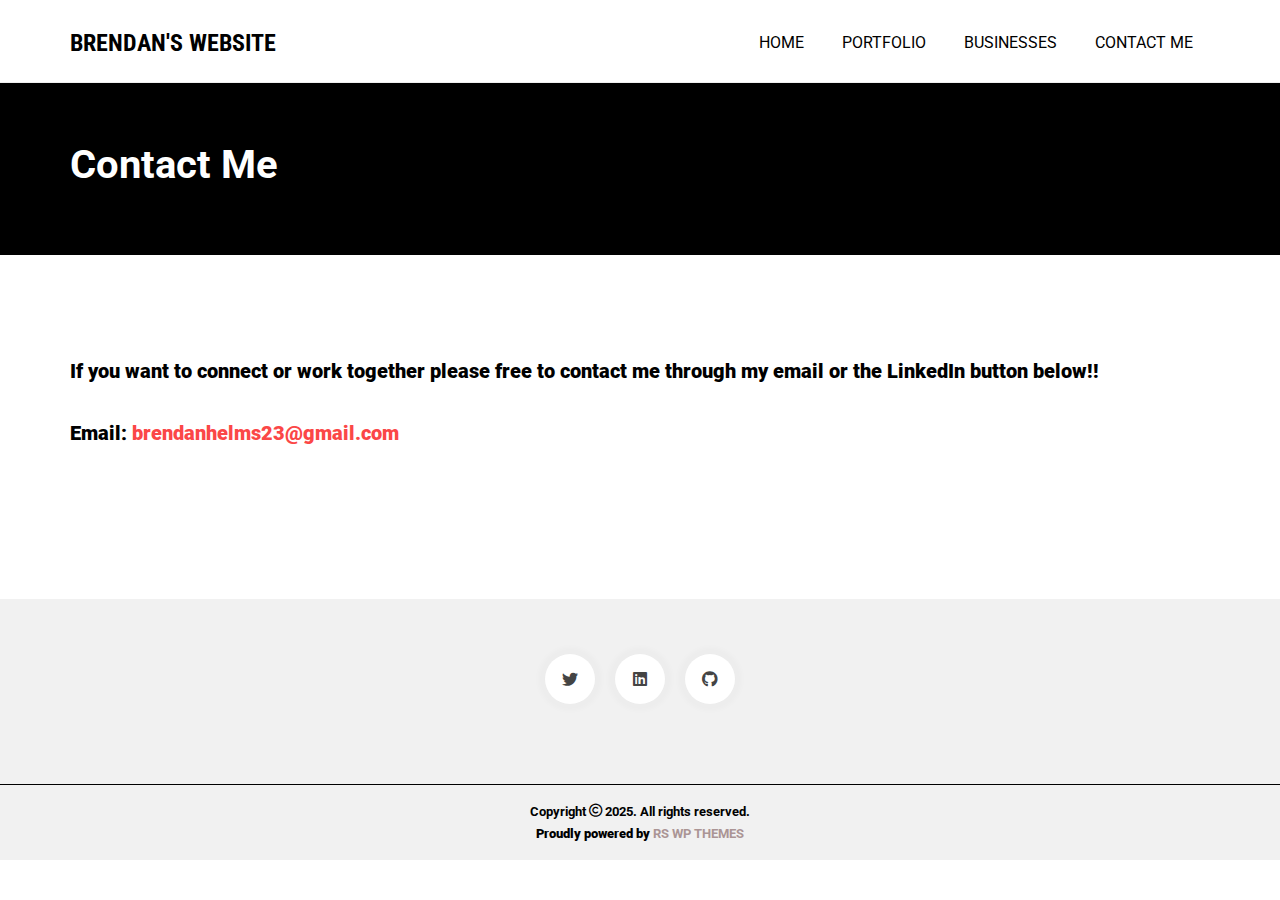
<file: contact-me/index.html>
<!DOCTYPE html>
<html lang="en-US">
<head itemscope itemtype="http://schema.org/WebSite">
	<meta charset="UTF-8">
	<meta name="viewport" content="width=device-width, initial-scale=1">
	<link rel="profile" href="http://gmpg.org/xfn/11">
	<title>Contact Me &#8211; Brendan&#039;s Website</title>
<meta name="robots" content="max-image-preview:large">
	<style>img:is([sizes="auto" i], [sizes^="auto," i]) { contain-intrinsic-size: 3000px 1500px }</style>
	<link rel="alternate" type="application/rss+xml" title="Brendan&#039;s Website &raquo; Feed" href="./../feed/index.html">
<link rel="alternate" type="application/rss+xml" title="Brendan&#039;s Website &raquo; Comments Feed" href="./../comments/feed/index.html">
<script type="text/javascript">
/* <![CDATA[ */
window._wpemojiSettings = {"baseUrl":"https:\/\/s.w.org\/images\/core\/emoji\/15.0.3\/72x72\/","ext":".png","svgUrl":"https:\/\/s.w.org\/images\/core\/emoji\/15.0.3\/svg\/","svgExt":".svg","source":{"concatemoji":"https:\/\/brendanspersonalwebsite.local\/wp-includes\/js\/wp-emoji-release.min.js?ver=6.7.2"}};
/*! This file is auto-generated */
!function(i,n){var o,s,e;function c(e){try{var t={supportTests:e,timestamp:(new Date).valueOf()};sessionStorage.setItem(o,JSON.stringify(t))}catch(e){}}function p(e,t,n){e.clearRect(0,0,e.canvas.width,e.canvas.height),e.fillText(t,0,0);var t=new Uint32Array(e.getImageData(0,0,e.canvas.width,e.canvas.height).data),r=(e.clearRect(0,0,e.canvas.width,e.canvas.height),e.fillText(n,0,0),new Uint32Array(e.getImageData(0,0,e.canvas.width,e.canvas.height).data));return t.every(function(e,t){return e===r[t]})}function u(e,t,n){switch(t){case"flag":return n(e,"🏳️‍⚧️","🏳️​⚧️")?!1:!n(e,"🇺🇳","🇺​🇳")&&!n(e,"🏴󠁧󠁢󠁥󠁮󠁧󠁿","🏴​󠁧​󠁢​󠁥​󠁮​󠁧​󠁿");case"emoji":return!n(e,"🐦‍⬛","🐦​⬛")}return!1}function f(e,t,n){var r="undefined"!=typeof WorkerGlobalScope&&self instanceof WorkerGlobalScope?new OffscreenCanvas(300,150):i.createElement("canvas"),a=r.getContext("2d",{willReadFrequently:!0}),o=(a.textBaseline="top",a.font="600 32px Arial",{});return e.forEach(function(e){o[e]=t(a,e,n)}),o}function t(e){var t=i.createElement("script");t.src=e,t.defer=!0,i.head.appendChild(t)}"undefined"!=typeof Promise&&(o="wpEmojiSettingsSupports",s=["flag","emoji"],n.supports={everything:!0,everythingExceptFlag:!0},e=new Promise(function(e){i.addEventListener("DOMContentLoaded",e,{once:!0})}),new Promise(function(t){var n=function(){try{var e=JSON.parse(sessionStorage.getItem(o));if("object"==typeof e&&"number"==typeof e.timestamp&&(new Date).valueOf()<e.timestamp+604800&&"object"==typeof e.supportTests)return e.supportTests}catch(e){}return null}();if(!n){if("undefined"!=typeof Worker&&"undefined"!=typeof OffscreenCanvas&&"undefined"!=typeof URL&&URL.createObjectURL&&"undefined"!=typeof Blob)try{var e="postMessage("+f.toString()+"("+[JSON.stringify(s),u.toString(),p.toString()].join(",")+"));",r=new Blob([e],{type:"text/javascript"}),a=new Worker(URL.createObjectURL(r),{name:"wpTestEmojiSupports"});return void(a.onmessage=function(e){c(n=e.data),a.terminate(),t(n)})}catch(e){}c(n=f(s,u,p))}t(n)}).then(function(e){for(var t in e)n.supports[t]=e[t],n.supports.everything=n.supports.everything&&n.supports[t],"flag"!==t&&(n.supports.everythingExceptFlag=n.supports.everythingExceptFlag&&n.supports[t]);n.supports.everythingExceptFlag=n.supports.everythingExceptFlag&&!n.supports.flag,n.DOMReady=!1,n.readyCallback=function(){n.DOMReady=!0}}).then(function(){return e}).then(function(){var e;n.supports.everything||(n.readyCallback(),(e=n.source||{}).concatemoji?t(e.concatemoji):e.wpemoji&&e.twemoji&&(t(e.twemoji),t(e.wpemoji)))}))}((window,document),window._wpemojiSettings);
/* ]]> */
</script>
<style id="wp-emoji-styles-inline-css" type="text/css">img.wp-smiley, img.emoji {
		display: inline !important;
		border: none !important;
		box-shadow: none !important;
		height: 1em !important;
		width: 1em !important;
		margin: 0 0.07em !important;
		vertical-align: -0.1em !important;
		background: none !important;
		padding: 0 !important;
	}</style>
<link rel="stylesheet" id="wp-block-library-css" href="./../wp-includes/css/dist/block-library/style.min.css?ver=6.7.2" type="text/css" media="all">
<style id="wp-block-library-theme-inline-css" type="text/css">.wp-block-audio :where(figcaption){color:#555;font-size:13px;text-align:center}.is-dark-theme .wp-block-audio :where(figcaption){color:#ffffffa6}.wp-block-audio{margin:0 0 1em}.wp-block-code{border:1px solid #ccc;border-radius:4px;font-family:Menlo,Consolas,monaco,monospace;padding:.8em 1em}.wp-block-embed :where(figcaption){color:#555;font-size:13px;text-align:center}.is-dark-theme .wp-block-embed :where(figcaption){color:#ffffffa6}.wp-block-embed{margin:0 0 1em}.blocks-gallery-caption{color:#555;font-size:13px;text-align:center}.is-dark-theme .blocks-gallery-caption{color:#ffffffa6}:root :where(.wp-block-image figcaption){color:#555;font-size:13px;text-align:center}.is-dark-theme :root :where(.wp-block-image figcaption){color:#ffffffa6}.wp-block-image{margin:0 0 1em}.wp-block-pullquote{border-bottom:4px solid;border-top:4px solid;color:currentColor;margin-bottom:1.75em}.wp-block-pullquote cite,.wp-block-pullquote footer,.wp-block-pullquote__citation{color:currentColor;font-size:.8125em;font-style:normal;text-transform:uppercase}.wp-block-quote{border-left:.25em solid;margin:0 0 1.75em;padding-left:1em}.wp-block-quote cite,.wp-block-quote footer{color:currentColor;font-size:.8125em;font-style:normal;position:relative}.wp-block-quote:where(.has-text-align-right){border-left:none;border-right:.25em solid;padding-left:0;padding-right:1em}.wp-block-quote:where(.has-text-align-center){border:none;padding-left:0}.wp-block-quote.is-large,.wp-block-quote.is-style-large,.wp-block-quote:where(.is-style-plain){border:none}.wp-block-search .wp-block-search__label{font-weight:700}.wp-block-search__button{border:1px solid #ccc;padding:.375em .625em}:where(.wp-block-group.has-background){padding:1.25em 2.375em}.wp-block-separator.has-css-opacity{opacity:.4}.wp-block-separator{border:none;border-bottom:2px solid;margin-left:auto;margin-right:auto}.wp-block-separator.has-alpha-channel-opacity{opacity:1}.wp-block-separator:not(.is-style-wide):not(.is-style-dots){width:100px}.wp-block-separator.has-background:not(.is-style-dots){border-bottom:none;height:1px}.wp-block-separator.has-background:not(.is-style-wide):not(.is-style-dots){height:2px}.wp-block-table{margin:0 0 1em}.wp-block-table td,.wp-block-table th{word-break:normal}.wp-block-table :where(figcaption){color:#555;font-size:13px;text-align:center}.is-dark-theme .wp-block-table :where(figcaption){color:#ffffffa6}.wp-block-video :where(figcaption){color:#555;font-size:13px;text-align:center}.is-dark-theme .wp-block-video :where(figcaption){color:#ffffffa6}.wp-block-video{margin:0 0 1em}:root :where(.wp-block-template-part.has-background){margin-bottom:0;margin-top:0;padding:1.25em 2.375em}</style>
<style id="classic-theme-styles-inline-css" type="text/css">/*! This file is auto-generated */
.wp-block-button__link{color:#fff;background-color:#32373c;border-radius:9999px;box-shadow:none;text-decoration:none;padding:calc(.667em + 2px) calc(1.333em + 2px);font-size:1.125em}.wp-block-file__button{background:#32373c;color:#fff;text-decoration:none}</style>
<style id="global-styles-inline-css" type="text/css">:root{--wp--preset--aspect-ratio--square: 1;--wp--preset--aspect-ratio--4-3: 4/3;--wp--preset--aspect-ratio--3-4: 3/4;--wp--preset--aspect-ratio--3-2: 3/2;--wp--preset--aspect-ratio--2-3: 2/3;--wp--preset--aspect-ratio--16-9: 16/9;--wp--preset--aspect-ratio--9-16: 9/16;--wp--preset--color--black: #000000;--wp--preset--color--cyan-bluish-gray: #abb8c3;--wp--preset--color--white: #ffffff;--wp--preset--color--pale-pink: #f78da7;--wp--preset--color--vivid-red: #cf2e2e;--wp--preset--color--luminous-vivid-orange: #ff6900;--wp--preset--color--luminous-vivid-amber: #fcb900;--wp--preset--color--light-green-cyan: #7bdcb5;--wp--preset--color--vivid-green-cyan: #00d084;--wp--preset--color--pale-cyan-blue: #8ed1fc;--wp--preset--color--vivid-cyan-blue: #0693e3;--wp--preset--color--vivid-purple: #9b51e0;--wp--preset--gradient--vivid-cyan-blue-to-vivid-purple: linear-gradient(135deg,rgba(6,147,227,1) 0%,rgb(155,81,224) 100%);--wp--preset--gradient--light-green-cyan-to-vivid-green-cyan: linear-gradient(135deg,rgb(122,220,180) 0%,rgb(0,208,130) 100%);--wp--preset--gradient--luminous-vivid-amber-to-luminous-vivid-orange: linear-gradient(135deg,rgba(252,185,0,1) 0%,rgba(255,105,0,1) 100%);--wp--preset--gradient--luminous-vivid-orange-to-vivid-red: linear-gradient(135deg,rgba(255,105,0,1) 0%,rgb(207,46,46) 100%);--wp--preset--gradient--very-light-gray-to-cyan-bluish-gray: linear-gradient(135deg,rgb(238,238,238) 0%,rgb(169,184,195) 100%);--wp--preset--gradient--cool-to-warm-spectrum: linear-gradient(135deg,rgb(74,234,220) 0%,rgb(151,120,209) 20%,rgb(207,42,186) 40%,rgb(238,44,130) 60%,rgb(251,105,98) 80%,rgb(254,248,76) 100%);--wp--preset--gradient--blush-light-purple: linear-gradient(135deg,rgb(255,206,236) 0%,rgb(152,150,240) 100%);--wp--preset--gradient--blush-bordeaux: linear-gradient(135deg,rgb(254,205,165) 0%,rgb(254,45,45) 50%,rgb(107,0,62) 100%);--wp--preset--gradient--luminous-dusk: linear-gradient(135deg,rgb(255,203,112) 0%,rgb(199,81,192) 50%,rgb(65,88,208) 100%);--wp--preset--gradient--pale-ocean: linear-gradient(135deg,rgb(255,245,203) 0%,rgb(182,227,212) 50%,rgb(51,167,181) 100%);--wp--preset--gradient--electric-grass: linear-gradient(135deg,rgb(202,248,128) 0%,rgb(113,206,126) 100%);--wp--preset--gradient--midnight: linear-gradient(135deg,rgb(2,3,129) 0%,rgb(40,116,252) 100%);--wp--preset--font-size--small: 13px;--wp--preset--font-size--medium: 20px;--wp--preset--font-size--large: 36px;--wp--preset--font-size--x-large: 42px;--wp--preset--spacing--20: 0.44rem;--wp--preset--spacing--30: 0.67rem;--wp--preset--spacing--40: 1rem;--wp--preset--spacing--50: 1.5rem;--wp--preset--spacing--60: 2.25rem;--wp--preset--spacing--70: 3.38rem;--wp--preset--spacing--80: 5.06rem;--wp--preset--shadow--natural: 6px 6px 9px rgba(0, 0, 0, 0.2);--wp--preset--shadow--deep: 12px 12px 50px rgba(0, 0, 0, 0.4);--wp--preset--shadow--sharp: 6px 6px 0px rgba(0, 0, 0, 0.2);--wp--preset--shadow--outlined: 6px 6px 0px -3px rgba(255, 255, 255, 1), 6px 6px rgba(0, 0, 0, 1);--wp--preset--shadow--crisp: 6px 6px 0px rgba(0, 0, 0, 1);}:where(.is-layout-flex){gap: 0.5em;}:where(.is-layout-grid){gap: 0.5em;}body .is-layout-flex{display: flex;}.is-layout-flex{flex-wrap: wrap;align-items: center;}.is-layout-flex > :is(*, div){margin: 0;}body .is-layout-grid{display: grid;}.is-layout-grid > :is(*, div){margin: 0;}:where(.wp-block-columns.is-layout-flex){gap: 2em;}:where(.wp-block-columns.is-layout-grid){gap: 2em;}:where(.wp-block-post-template.is-layout-flex){gap: 1.25em;}:where(.wp-block-post-template.is-layout-grid){gap: 1.25em;}.has-black-color{color: var(--wp--preset--color--black) !important;}.has-cyan-bluish-gray-color{color: var(--wp--preset--color--cyan-bluish-gray) !important;}.has-white-color{color: var(--wp--preset--color--white) !important;}.has-pale-pink-color{color: var(--wp--preset--color--pale-pink) !important;}.has-vivid-red-color{color: var(--wp--preset--color--vivid-red) !important;}.has-luminous-vivid-orange-color{color: var(--wp--preset--color--luminous-vivid-orange) !important;}.has-luminous-vivid-amber-color{color: var(--wp--preset--color--luminous-vivid-amber) !important;}.has-light-green-cyan-color{color: var(--wp--preset--color--light-green-cyan) !important;}.has-vivid-green-cyan-color{color: var(--wp--preset--color--vivid-green-cyan) !important;}.has-pale-cyan-blue-color{color: var(--wp--preset--color--pale-cyan-blue) !important;}.has-vivid-cyan-blue-color{color: var(--wp--preset--color--vivid-cyan-blue) !important;}.has-vivid-purple-color{color: var(--wp--preset--color--vivid-purple) !important;}.has-black-background-color{background-color: var(--wp--preset--color--black) !important;}.has-cyan-bluish-gray-background-color{background-color: var(--wp--preset--color--cyan-bluish-gray) !important;}.has-white-background-color{background-color: var(--wp--preset--color--white) !important;}.has-pale-pink-background-color{background-color: var(--wp--preset--color--pale-pink) !important;}.has-vivid-red-background-color{background-color: var(--wp--preset--color--vivid-red) !important;}.has-luminous-vivid-orange-background-color{background-color: var(--wp--preset--color--luminous-vivid-orange) !important;}.has-luminous-vivid-amber-background-color{background-color: var(--wp--preset--color--luminous-vivid-amber) !important;}.has-light-green-cyan-background-color{background-color: var(--wp--preset--color--light-green-cyan) !important;}.has-vivid-green-cyan-background-color{background-color: var(--wp--preset--color--vivid-green-cyan) !important;}.has-pale-cyan-blue-background-color{background-color: var(--wp--preset--color--pale-cyan-blue) !important;}.has-vivid-cyan-blue-background-color{background-color: var(--wp--preset--color--vivid-cyan-blue) !important;}.has-vivid-purple-background-color{background-color: var(--wp--preset--color--vivid-purple) !important;}.has-black-border-color{border-color: var(--wp--preset--color--black) !important;}.has-cyan-bluish-gray-border-color{border-color: var(--wp--preset--color--cyan-bluish-gray) !important;}.has-white-border-color{border-color: var(--wp--preset--color--white) !important;}.has-pale-pink-border-color{border-color: var(--wp--preset--color--pale-pink) !important;}.has-vivid-red-border-color{border-color: var(--wp--preset--color--vivid-red) !important;}.has-luminous-vivid-orange-border-color{border-color: var(--wp--preset--color--luminous-vivid-orange) !important;}.has-luminous-vivid-amber-border-color{border-color: var(--wp--preset--color--luminous-vivid-amber) !important;}.has-light-green-cyan-border-color{border-color: var(--wp--preset--color--light-green-cyan) !important;}.has-vivid-green-cyan-border-color{border-color: var(--wp--preset--color--vivid-green-cyan) !important;}.has-pale-cyan-blue-border-color{border-color: var(--wp--preset--color--pale-cyan-blue) !important;}.has-vivid-cyan-blue-border-color{border-color: var(--wp--preset--color--vivid-cyan-blue) !important;}.has-vivid-purple-border-color{border-color: var(--wp--preset--color--vivid-purple) !important;}.has-vivid-cyan-blue-to-vivid-purple-gradient-background{background: var(--wp--preset--gradient--vivid-cyan-blue-to-vivid-purple) !important;}.has-light-green-cyan-to-vivid-green-cyan-gradient-background{background: var(--wp--preset--gradient--light-green-cyan-to-vivid-green-cyan) !important;}.has-luminous-vivid-amber-to-luminous-vivid-orange-gradient-background{background: var(--wp--preset--gradient--luminous-vivid-amber-to-luminous-vivid-orange) !important;}.has-luminous-vivid-orange-to-vivid-red-gradient-background{background: var(--wp--preset--gradient--luminous-vivid-orange-to-vivid-red) !important;}.has-very-light-gray-to-cyan-bluish-gray-gradient-background{background: var(--wp--preset--gradient--very-light-gray-to-cyan-bluish-gray) !important;}.has-cool-to-warm-spectrum-gradient-background{background: var(--wp--preset--gradient--cool-to-warm-spectrum) !important;}.has-blush-light-purple-gradient-background{background: var(--wp--preset--gradient--blush-light-purple) !important;}.has-blush-bordeaux-gradient-background{background: var(--wp--preset--gradient--blush-bordeaux) !important;}.has-luminous-dusk-gradient-background{background: var(--wp--preset--gradient--luminous-dusk) !important;}.has-pale-ocean-gradient-background{background: var(--wp--preset--gradient--pale-ocean) !important;}.has-electric-grass-gradient-background{background: var(--wp--preset--gradient--electric-grass) !important;}.has-midnight-gradient-background{background: var(--wp--preset--gradient--midnight) !important;}.has-small-font-size{font-size: var(--wp--preset--font-size--small) !important;}.has-medium-font-size{font-size: var(--wp--preset--font-size--medium) !important;}.has-large-font-size{font-size: var(--wp--preset--font-size--large) !important;}.has-x-large-font-size{font-size: var(--wp--preset--font-size--x-large) !important;}
:where(.wp-block-post-template.is-layout-flex){gap: 1.25em;}:where(.wp-block-post-template.is-layout-grid){gap: 1.25em;}
:where(.wp-block-columns.is-layout-flex){gap: 2em;}:where(.wp-block-columns.is-layout-grid){gap: 2em;}
:root :where(.wp-block-pullquote){font-size: 1.5em;line-height: 1.6;}</style>
<link rel="stylesheet" id="author-personal-blog-style-css" href="./../wp-content/themes/author-personal-blog/style.css?ver=6.7.2" type="text/css" media="all">
<link rel="stylesheet" id="bootstrap-grid-css" href="./../wp-content/themes/author-personal-blog/assets/css/bootstrap-grid.css?ver=6.7.2" type="text/css" media="all">
<link rel="stylesheet" id="rswpthemes-icons-css" href="./../wp-content/themes/author-personal-blog/assets/icons/icons.css?ver=6.7.2" type="text/css" media="all">
<link rel="stylesheet" id="block-style-css" href="./../wp-content/themes/author-personal-blog/assets/blocks-style/block-styles.css?ver=6.7.2" type="text/css" media="all">
<script type="text/javascript" src="./../wp-includes/js/jquery/jquery.min.js?ver=3.7.1" id="jquery-core-js"></script>
<script type="text/javascript" src="./../wp-includes/js/jquery/jquery-migrate.min.js?ver=3.4.1" id="jquery-migrate-js"></script>
<link rel="https://api.w.org/" href="./../wp-json/index.html">
<link rel="alternate" title="JSON" type="application/json" href="./../wp-json/wp/v2/pages/17/index.html">
<link rel="EditURI" type="application/rsd+xml" title="RSD" href="./../xmlrpc.php?rsd">
<meta name="generator" content="WordPress 6.7.2">
<link rel="canonical" href="./index.html">
<link rel="shortlink" href="./../index.html?p=17">
<link rel="alternate" title="oEmbed (JSON)" type="application/json+oembed" href="./../wp-json/oembed/1.0/embed/index.html?url=https%3A%2F%2F%2Fcontact-me%2F">
<link rel="alternate" title="oEmbed (XML)" type="text/xml+oembed" href="./../wp-json/oembed/1.0/embed/index.html?url=https%3A%2F%2F%2Fcontact-me%2F#038;format=xml">
<style id="kirki-inline-styles">.site-branding .site-title{font-family:Roboto Condensed;font-size:1.5rem;font-weight:700;letter-spacing:px;}.site-branding p.site-description{font-family:Roboto;font-size:1rem;font-weight:400;letter-spacing:0px;line-height:1.6;text-transform:none;color:#000000;}.about-section-area{background:#000000;background-color:#000000;}.about-section-content h2{color:#ffffff;}.about-section-content h4{color:#ffffff;}.about-section-content .author-short-text{color:#ffffff;}.about-section-content .author-short-text a{color:#ffffff;}.about-section-social-links .social-link a{background-color:#ffffff;color:#000000;}.about-section-social-links .social-link a:hover, .about-section-social-links .social-link a:active{background-color:#a1a1a1;color:#000000;}section.page-header-area{background:#000000;background-color:#000000;background-position:left top;-webkit-background-size:cover;-moz-background-size:cover;-ms-background-size:cover;-o-background-size:cover;background-size:cover;}section.page-header-area h1{font-family:Roboto;text-align:left;text-transform:none;color:#ffffff;}.single-post-header-area{background-color:#f4f4ec;}.author-personal-blog-standard-post__overlay-category span.cat-links a, .widget .tagcloud a, blockquote.wp-block-quote.is-style-red-qoute, .scrooltotop a:hover, .discover-me-button a, .woocommerce .woocommerce-pagination .page-numbers li a, .woocommerce .woocommerce-pagination .page-numbers li span, .woocommerce ul.products li.product .onsale, .woocommerce span.onsale, .woocommerce #respond input#submit.alt, .woocommerce a.button.alt, .woocommerce button.button.alt, .woocommerce input.button.alt, .woocommerce table.shop_table tr td.product-remove a, .woocommerce-info, .woocommerce-noreviews, p.no-comments, .author-personal-blog-single-page .entry-footer a,nav.woocommerce-MyAccount-navigation ul li a, .rs-wp-themes-cookies-banner-area .cookies_accept_button, .widget_search button, aside.widget-area .widget .widget-title:before, .pagination li.page-item a, .pagination li.page-item span, .author-personal-blog-standard-post__overlay-content.no-post-thumbnail .author-personal-blog-standard-post__overlay-category span.cat-links a, .author-personal-blog-standard-post__overlay-content.no-post-thumbnail .author-personal-blog-standard-post__post-meta span.cat-links a, .author-personal-blog-standard-post__overlay-category span.cat-links a:hover, .widget .tagcloud a:hover, .discover-me-button a:hover, .author-personal-blog-standard-post__post-meta span.cat-links a:hover, .author-personal-blog-standard-post__overlay-content.no-post-thumbnail .author-personal-blog-standard-post__blog-meta>span i.dote, .scrooltotop a, .about-section-social-links a:hover, .about-section-social-links a:focus, .about-section-social-links a:hover, .about-section-social-links a:active,.author-personal-blog-standard-post__post-meta-single .posted-on:before, .author-personal-blog-standard-post__post-meta-single .posted-on:after, form#commentform p.form-submit button.btn-primary, .footer-social-links .social-link a:hover, .woocommerce ul.products li.product .button:hover, .author-personal-blog-standard-post .author-personal-blog-standard-post__full-summery .wp-block-post-terms a, nav.wp-block-query-pagination .wp-block-query-pagination-numbers > span, nav.wp-block-query-pagination .wp-block-query-pagination-numbers > a, nav.wp-block-query-pagination a.wp-block-query-pagination-next, nav.wp-block-query-pagination a.wp-block-query-pagination-prev, .author-personal-blog-standard-post .author-personal-blog-standard-post__full-summery .wp-block-post-navigation-link a, .author-personal-blog-standard-post__full-summery .page-links a{background-color:#000000;}#cssmenu ul ul li:first-child{border-top-color:#000000;}.author-personal-blog-standard-post__full-summery blockquote{border-left-color:#000000;}.author-personal-blog-standard-post__full-summery blockquote.has-text-align-right{border-right-color:#000000;}.widget_search button{border-color:#000000;}.widget-area .widget.widget_rss a.rsswidget, .widget ul li a:hover, .widget ul li a:visited, .widget ul li a:focus, .widget ul li a:active, .widget ol li a:hover, .widget ol li a:visited, .widget ol li a:focus, .widget ol li a:active, .author-personal-blog-standard-post .author-personal-blog-standard-post__full-summery a:hover, a:hover, a:focus, a:active, span.opacity-none:before, header.archive-page-header span, .woocommerce ul.products li.product .price, .woocommerce div.product p.price, .woocommerce div.product span.price, .woocommerce .product_meta > * a, .woocommerce-account .woocommerce-MyAccount-content a, .author-personal-blog-standard-post_post-meta .tags-links a:hover, .post-details-page .author-personal-blog-standard-post__blog-meta .fa, .books-loop-item .loop-book-content-wrapper .book-price, .about-section-social-links a, #cssmenu>ul>li:hover>a{color:#1e73be;}.author-personal-blog-standard-post__blog-meta>span.posted-on i.line{background-color:#1e73be;}footer.site-footer, .site-copyright{background-color:#f1f1f1;}.footer-content .widget h2.widget-title.footer-title{color:#000000;}.footer-content .widget h2.widget-title.footer-title:before{background-color:#000000;}.site-copyright{border-color:#000000;color:#000000;}.blog-section-title-wrapper .section-title-inner:before{border-color:rgba(0, 0, 0, 0.3);}.blog-section-title-wrapper .section-title-inner:after{border-color:rgba(0, 0, 0, 0.3);}.author-personal-blog-standard-post__post-title h2 a{font-weight:700;color:#ffffff;}body{font-size:1rem;font-weight:700;color:#000000;}h1{font-family:Roboto;font-size:2.5rem;font-weight:700;letter-spacing:0px;line-height:1.6;text-align:left;text-transform:none;color:#000000;}h2{font-family:Roboto;font-size:2rem;font-weight:700;letter-spacing:0px;line-height:1.6;text-align:left;text-transform:none;color:#000000;}h3{font-family:Roboto;font-size:1.75rem;font-weight:700;letter-spacing:0px;line-height:1.6;text-align:left;text-transform:none;color:#000000;}h4{font-family:Roboto;font-size:1.5rem;font-weight:700;letter-spacing:0px;line-height:1.6;text-align:left;text-transform:none;color:#000000;}h5{font-family:Roboto;font-size:1.25rem;font-weight:700;letter-spacing:0px;line-height:1.6;text-align:left;text-transform:none;color:#000000;}h6{font-family:Roboto;font-size:1rem;font-weight:700;letter-spacing:0px;line-height:1.6;text-align:left;text-transform:none;color:#000000;}aside.widget-area .widget .widget-title,aside.widget-area .widget .widgettitle{font-family:Roboto;font-size:1.3rem;font-weight:700;letter-spacing:0px;line-height:1.6;text-align:left;text-transform:none;color:#000000;}.subscribe-form-area{background-color:#f4f4ec;}.subscribe-form-wrapper .mc4wp-form-fields input[type="submit"]{background-color:#fb4747;border-color:#fb4747;color:#ffffff;}.subscribe-form-wrapper .mc4wp-form-fields input[type="email"]{background-color:#ffffff;color:#000000;}.subscribe-form-wrapper .mc4wp-form-fields input[type="email"]::placeholder{color:#000000;}.subscribe-form-wrapper .mc4wp-form-fields input[type="email"]::-webkit-input-placeholder{color:#000000;}.subscribe-form-wrapper .mc4wp-form-fields input[type="email"]::-moz-placeholder{color:#000000;}.subscribe-form-wrapper .mc4wp-form-fields input[type="email"]:-ms-input-placeholder{color:#000000;}.subscribe-form-wrapper .mc4wp-form-fields input[type="email"]::-ms-input-placeholder{color:#000000;}.subscribe-form-wrapper .subscribe-form-title h2{font-family:Roboto;font-size:2.5rem;font-weight:700;letter-spacing:0px;line-height:1.4;text-align:center;text-transform:none;color:#000000;}.footer-menu ul.menu li a{color:#000000;}.footer-menu ul.menu li a:hover{color:#ffffff;}.site-copyright-text{color:#000000;}/* cyrillic-ext */
@font-face {
  font-family: 'Roboto Condensed';
  font-style: normal;
  font-weight: 700;
  font-display: swap;
  src: url(./../wp-content/fonts/roboto-condensed/ieVo2ZhZI2eCN5jzbjEETS9weq8-_d6T_POl0fRJeyVVpcBD5XxxKA.woff2) format('woff2');
  unicode-range: U+0460-052F, U+1C80-1C8A, U+20B4, U+2DE0-2DFF, U+A640-A69F, U+FE2E-FE2F;
}
/* cyrillic */
@font-face {
  font-family: 'Roboto Condensed';
  font-style: normal;
  font-weight: 700;
  font-display: swap;
  src: url(./../wp-content/fonts/roboto-condensed/ieVo2ZhZI2eCN5jzbjEETS9weq8-_d6T_POl0fRJeyVVpcBK5XxxKA.woff2) format('woff2');
  unicode-range: U+0301, U+0400-045F, U+0490-0491, U+04B0-04B1, U+2116;
}
/* greek-ext */
@font-face {
  font-family: 'Roboto Condensed';
  font-style: normal;
  font-weight: 700;
  font-display: swap;
  src: url(./../wp-content/fonts/roboto-condensed/ieVo2ZhZI2eCN5jzbjEETS9weq8-_d6T_POl0fRJeyVVpcBC5XxxKA.woff2) format('woff2');
  unicode-range: U+1F00-1FFF;
}
/* greek */
@font-face {
  font-family: 'Roboto Condensed';
  font-style: normal;
  font-weight: 700;
  font-display: swap;
  src: url(./../wp-content/fonts/roboto-condensed/ieVo2ZhZI2eCN5jzbjEETS9weq8-_d6T_POl0fRJeyVVpcBN5XxxKA.woff2) format('woff2');
  unicode-range: U+0370-0377, U+037A-037F, U+0384-038A, U+038C, U+038E-03A1, U+03A3-03FF;
}
/* vietnamese */
@font-face {
  font-family: 'Roboto Condensed';
  font-style: normal;
  font-weight: 700;
  font-display: swap;
  src: url(./../wp-content/fonts/roboto-condensed/ieVo2ZhZI2eCN5jzbjEETS9weq8-_d6T_POl0fRJeyVVpcBB5XxxKA.woff2) format('woff2');
  unicode-range: U+0102-0103, U+0110-0111, U+0128-0129, U+0168-0169, U+01A0-01A1, U+01AF-01B0, U+0300-0301, U+0303-0304, U+0308-0309, U+0323, U+0329, U+1EA0-1EF9, U+20AB;
}
/* latin-ext */
@font-face {
  font-family: 'Roboto Condensed';
  font-style: normal;
  font-weight: 700;
  font-display: swap;
  src: url(./../wp-content/fonts/roboto-condensed/ieVo2ZhZI2eCN5jzbjEETS9weq8-_d6T_POl0fRJeyVVpcBA5XxxKA.woff2) format('woff2');
  unicode-range: U+0100-02BA, U+02BD-02C5, U+02C7-02CC, U+02CE-02D7, U+02DD-02FF, U+0304, U+0308, U+0329, U+1D00-1DBF, U+1E00-1E9F, U+1EF2-1EFF, U+2020, U+20A0-20AB, U+20AD-20C0, U+2113, U+2C60-2C7F, U+A720-A7FF;
}
/* latin */
@font-face {
  font-family: 'Roboto Condensed';
  font-style: normal;
  font-weight: 700;
  font-display: swap;
  src: url(./../wp-content/fonts/roboto-condensed/ieVo2ZhZI2eCN5jzbjEETS9weq8-_d6T_POl0fRJeyVVpcBO5Xw.woff2) format('woff2');
  unicode-range: U+0000-00FF, U+0131, U+0152-0153, U+02BB-02BC, U+02C6, U+02DA, U+02DC, U+0304, U+0308, U+0329, U+2000-206F, U+20AC, U+2122, U+2191, U+2193, U+2212, U+2215, U+FEFF, U+FFFD;
}/* cyrillic-ext */
@font-face {
  font-family: 'Roboto';
  font-style: normal;
  font-weight: 400;
  font-stretch: 100%;
  font-display: swap;
  src: url(./../wp-content/fonts/roboto/KFO7CnqEu92Fr1ME7kSn66aGLdTylUAMa3GUBGEe.woff2) format('woff2');
  unicode-range: U+0460-052F, U+1C80-1C8A, U+20B4, U+2DE0-2DFF, U+A640-A69F, U+FE2E-FE2F;
}
/* cyrillic */
@font-face {
  font-family: 'Roboto';
  font-style: normal;
  font-weight: 400;
  font-stretch: 100%;
  font-display: swap;
  src: url(./../wp-content/fonts/roboto/KFO7CnqEu92Fr1ME7kSn66aGLdTylUAMa3iUBGEe.woff2) format('woff2');
  unicode-range: U+0301, U+0400-045F, U+0490-0491, U+04B0-04B1, U+2116;
}
/* greek-ext */
@font-face {
  font-family: 'Roboto';
  font-style: normal;
  font-weight: 400;
  font-stretch: 100%;
  font-display: swap;
  src: url(./../wp-content/fonts/roboto/KFO7CnqEu92Fr1ME7kSn66aGLdTylUAMa3CUBGEe.woff2) format('woff2');
  unicode-range: U+1F00-1FFF;
}
/* greek */
@font-face {
  font-family: 'Roboto';
  font-style: normal;
  font-weight: 400;
  font-stretch: 100%;
  font-display: swap;
  src: url(./../wp-content/fonts/roboto/KFO7CnqEu92Fr1ME7kSn66aGLdTylUAMa3-UBGEe.woff2) format('woff2');
  unicode-range: U+0370-0377, U+037A-037F, U+0384-038A, U+038C, U+038E-03A1, U+03A3-03FF;
}
/* math */
@font-face {
  font-family: 'Roboto';
  font-style: normal;
  font-weight: 400;
  font-stretch: 100%;
  font-display: swap;
  src: url(./../wp-content/fonts/roboto/KFO7CnqEu92Fr1ME7kSn66aGLdTylUAMawCUBGEe.woff2) format('woff2');
  unicode-range: U+0302-0303, U+0305, U+0307-0308, U+0310, U+0312, U+0315, U+031A, U+0326-0327, U+032C, U+032F-0330, U+0332-0333, U+0338, U+033A, U+0346, U+034D, U+0391-03A1, U+03A3-03A9, U+03B1-03C9, U+03D1, U+03D5-03D6, U+03F0-03F1, U+03F4-03F5, U+2016-2017, U+2034-2038, U+203C, U+2040, U+2043, U+2047, U+2050, U+2057, U+205F, U+2070-2071, U+2074-208E, U+2090-209C, U+20D0-20DC, U+20E1, U+20E5-20EF, U+2100-2112, U+2114-2115, U+2117-2121, U+2123-214F, U+2190, U+2192, U+2194-21AE, U+21B0-21E5, U+21F1-21F2, U+21F4-2211, U+2213-2214, U+2216-22FF, U+2308-230B, U+2310, U+2319, U+231C-2321, U+2336-237A, U+237C, U+2395, U+239B-23B7, U+23D0, U+23DC-23E1, U+2474-2475, U+25AF, U+25B3, U+25B7, U+25BD, U+25C1, U+25CA, U+25CC, U+25FB, U+266D-266F, U+27C0-27FF, U+2900-2AFF, U+2B0E-2B11, U+2B30-2B4C, U+2BFE, U+3030, U+FF5B, U+FF5D, U+1D400-1D7FF, U+1EE00-1EEFF;
}
/* symbols */
@font-face {
  font-family: 'Roboto';
  font-style: normal;
  font-weight: 400;
  font-stretch: 100%;
  font-display: swap;
  src: url(./../wp-content/fonts/roboto/KFO7CnqEu92Fr1ME7kSn66aGLdTylUAMaxKUBGEe.woff2) format('woff2');
  unicode-range: U+0001-000C, U+000E-001F, U+007F-009F, U+20DD-20E0, U+20E2-20E4, U+2150-218F, U+2190, U+2192, U+2194-2199, U+21AF, U+21E6-21F0, U+21F3, U+2218-2219, U+2299, U+22C4-22C6, U+2300-243F, U+2440-244A, U+2460-24FF, U+25A0-27BF, U+2800-28FF, U+2921-2922, U+2981, U+29BF, U+29EB, U+2B00-2BFF, U+4DC0-4DFF, U+FFF9-FFFB, U+10140-1018E, U+10190-1019C, U+101A0, U+101D0-101FD, U+102E0-102FB, U+10E60-10E7E, U+1D2C0-1D2D3, U+1D2E0-1D37F, U+1F000-1F0FF, U+1F100-1F1AD, U+1F1E6-1F1FF, U+1F30D-1F30F, U+1F315, U+1F31C, U+1F31E, U+1F320-1F32C, U+1F336, U+1F378, U+1F37D, U+1F382, U+1F393-1F39F, U+1F3A7-1F3A8, U+1F3AC-1F3AF, U+1F3C2, U+1F3C4-1F3C6, U+1F3CA-1F3CE, U+1F3D4-1F3E0, U+1F3ED, U+1F3F1-1F3F3, U+1F3F5-1F3F7, U+1F408, U+1F415, U+1F41F, U+1F426, U+1F43F, U+1F441-1F442, U+1F444, U+1F446-1F449, U+1F44C-1F44E, U+1F453, U+1F46A, U+1F47D, U+1F4A3, U+1F4B0, U+1F4B3, U+1F4B9, U+1F4BB, U+1F4BF, U+1F4C8-1F4CB, U+1F4D6, U+1F4DA, U+1F4DF, U+1F4E3-1F4E6, U+1F4EA-1F4ED, U+1F4F7, U+1F4F9-1F4FB, U+1F4FD-1F4FE, U+1F503, U+1F507-1F50B, U+1F50D, U+1F512-1F513, U+1F53E-1F54A, U+1F54F-1F5FA, U+1F610, U+1F650-1F67F, U+1F687, U+1F68D, U+1F691, U+1F694, U+1F698, U+1F6AD, U+1F6B2, U+1F6B9-1F6BA, U+1F6BC, U+1F6C6-1F6CF, U+1F6D3-1F6D7, U+1F6E0-1F6EA, U+1F6F0-1F6F3, U+1F6F7-1F6FC, U+1F700-1F7FF, U+1F800-1F80B, U+1F810-1F847, U+1F850-1F859, U+1F860-1F887, U+1F890-1F8AD, U+1F8B0-1F8BB, U+1F8C0-1F8C1, U+1F900-1F90B, U+1F93B, U+1F946, U+1F984, U+1F996, U+1F9E9, U+1FA00-1FA6F, U+1FA70-1FA7C, U+1FA80-1FA89, U+1FA8F-1FAC6, U+1FACE-1FADC, U+1FADF-1FAE9, U+1FAF0-1FAF8, U+1FB00-1FBFF;
}
/* vietnamese */
@font-face {
  font-family: 'Roboto';
  font-style: normal;
  font-weight: 400;
  font-stretch: 100%;
  font-display: swap;
  src: url(./../wp-content/fonts/roboto/KFO7CnqEu92Fr1ME7kSn66aGLdTylUAMa3OUBGEe.woff2) format('woff2');
  unicode-range: U+0102-0103, U+0110-0111, U+0128-0129, U+0168-0169, U+01A0-01A1, U+01AF-01B0, U+0300-0301, U+0303-0304, U+0308-0309, U+0323, U+0329, U+1EA0-1EF9, U+20AB;
}
/* latin-ext */
@font-face {
  font-family: 'Roboto';
  font-style: normal;
  font-weight: 400;
  font-stretch: 100%;
  font-display: swap;
  src: url(./../wp-content/fonts/roboto/KFO7CnqEu92Fr1ME7kSn66aGLdTylUAMa3KUBGEe.woff2) format('woff2');
  unicode-range: U+0100-02BA, U+02BD-02C5, U+02C7-02CC, U+02CE-02D7, U+02DD-02FF, U+0304, U+0308, U+0329, U+1D00-1DBF, U+1E00-1E9F, U+1EF2-1EFF, U+2020, U+20A0-20AB, U+20AD-20C0, U+2113, U+2C60-2C7F, U+A720-A7FF;
}
/* latin */
@font-face {
  font-family: 'Roboto';
  font-style: normal;
  font-weight: 400;
  font-stretch: 100%;
  font-display: swap;
  src: url(./../wp-content/fonts/roboto/KFO7CnqEu92Fr1ME7kSn66aGLdTylUAMa3yUBA.woff2) format('woff2');
  unicode-range: U+0000-00FF, U+0131, U+0152-0153, U+02BB-02BC, U+02C6, U+02DA, U+02DC, U+0304, U+0308, U+0329, U+2000-206F, U+20AC, U+2122, U+2191, U+2193, U+2212, U+2215, U+FEFF, U+FFFD;
}
/* cyrillic-ext */
@font-face {
  font-family: 'Roboto';
  font-style: normal;
  font-weight: 700;
  font-stretch: 100%;
  font-display: swap;
  src: url(./../wp-content/fonts/roboto/KFO7CnqEu92Fr1ME7kSn66aGLdTylUAMa3GUBGEe.woff2) format('woff2');
  unicode-range: U+0460-052F, U+1C80-1C8A, U+20B4, U+2DE0-2DFF, U+A640-A69F, U+FE2E-FE2F;
}
/* cyrillic */
@font-face {
  font-family: 'Roboto';
  font-style: normal;
  font-weight: 700;
  font-stretch: 100%;
  font-display: swap;
  src: url(./../wp-content/fonts/roboto/KFO7CnqEu92Fr1ME7kSn66aGLdTylUAMa3iUBGEe.woff2) format('woff2');
  unicode-range: U+0301, U+0400-045F, U+0490-0491, U+04B0-04B1, U+2116;
}
/* greek-ext */
@font-face {
  font-family: 'Roboto';
  font-style: normal;
  font-weight: 700;
  font-stretch: 100%;
  font-display: swap;
  src: url(./../wp-content/fonts/roboto/KFO7CnqEu92Fr1ME7kSn66aGLdTylUAMa3CUBGEe.woff2) format('woff2');
  unicode-range: U+1F00-1FFF;
}
/* greek */
@font-face {
  font-family: 'Roboto';
  font-style: normal;
  font-weight: 700;
  font-stretch: 100%;
  font-display: swap;
  src: url(./../wp-content/fonts/roboto/KFO7CnqEu92Fr1ME7kSn66aGLdTylUAMa3-UBGEe.woff2) format('woff2');
  unicode-range: U+0370-0377, U+037A-037F, U+0384-038A, U+038C, U+038E-03A1, U+03A3-03FF;
}
/* math */
@font-face {
  font-family: 'Roboto';
  font-style: normal;
  font-weight: 700;
  font-stretch: 100%;
  font-display: swap;
  src: url(./../wp-content/fonts/roboto/KFO7CnqEu92Fr1ME7kSn66aGLdTylUAMawCUBGEe.woff2) format('woff2');
  unicode-range: U+0302-0303, U+0305, U+0307-0308, U+0310, U+0312, U+0315, U+031A, U+0326-0327, U+032C, U+032F-0330, U+0332-0333, U+0338, U+033A, U+0346, U+034D, U+0391-03A1, U+03A3-03A9, U+03B1-03C9, U+03D1, U+03D5-03D6, U+03F0-03F1, U+03F4-03F5, U+2016-2017, U+2034-2038, U+203C, U+2040, U+2043, U+2047, U+2050, U+2057, U+205F, U+2070-2071, U+2074-208E, U+2090-209C, U+20D0-20DC, U+20E1, U+20E5-20EF, U+2100-2112, U+2114-2115, U+2117-2121, U+2123-214F, U+2190, U+2192, U+2194-21AE, U+21B0-21E5, U+21F1-21F2, U+21F4-2211, U+2213-2214, U+2216-22FF, U+2308-230B, U+2310, U+2319, U+231C-2321, U+2336-237A, U+237C, U+2395, U+239B-23B7, U+23D0, U+23DC-23E1, U+2474-2475, U+25AF, U+25B3, U+25B7, U+25BD, U+25C1, U+25CA, U+25CC, U+25FB, U+266D-266F, U+27C0-27FF, U+2900-2AFF, U+2B0E-2B11, U+2B30-2B4C, U+2BFE, U+3030, U+FF5B, U+FF5D, U+1D400-1D7FF, U+1EE00-1EEFF;
}
/* symbols */
@font-face {
  font-family: 'Roboto';
  font-style: normal;
  font-weight: 700;
  font-stretch: 100%;
  font-display: swap;
  src: url(./../wp-content/fonts/roboto/KFO7CnqEu92Fr1ME7kSn66aGLdTylUAMaxKUBGEe.woff2) format('woff2');
  unicode-range: U+0001-000C, U+000E-001F, U+007F-009F, U+20DD-20E0, U+20E2-20E4, U+2150-218F, U+2190, U+2192, U+2194-2199, U+21AF, U+21E6-21F0, U+21F3, U+2218-2219, U+2299, U+22C4-22C6, U+2300-243F, U+2440-244A, U+2460-24FF, U+25A0-27BF, U+2800-28FF, U+2921-2922, U+2981, U+29BF, U+29EB, U+2B00-2BFF, U+4DC0-4DFF, U+FFF9-FFFB, U+10140-1018E, U+10190-1019C, U+101A0, U+101D0-101FD, U+102E0-102FB, U+10E60-10E7E, U+1D2C0-1D2D3, U+1D2E0-1D37F, U+1F000-1F0FF, U+1F100-1F1AD, U+1F1E6-1F1FF, U+1F30D-1F30F, U+1F315, U+1F31C, U+1F31E, U+1F320-1F32C, U+1F336, U+1F378, U+1F37D, U+1F382, U+1F393-1F39F, U+1F3A7-1F3A8, U+1F3AC-1F3AF, U+1F3C2, U+1F3C4-1F3C6, U+1F3CA-1F3CE, U+1F3D4-1F3E0, U+1F3ED, U+1F3F1-1F3F3, U+1F3F5-1F3F7, U+1F408, U+1F415, U+1F41F, U+1F426, U+1F43F, U+1F441-1F442, U+1F444, U+1F446-1F449, U+1F44C-1F44E, U+1F453, U+1F46A, U+1F47D, U+1F4A3, U+1F4B0, U+1F4B3, U+1F4B9, U+1F4BB, U+1F4BF, U+1F4C8-1F4CB, U+1F4D6, U+1F4DA, U+1F4DF, U+1F4E3-1F4E6, U+1F4EA-1F4ED, U+1F4F7, U+1F4F9-1F4FB, U+1F4FD-1F4FE, U+1F503, U+1F507-1F50B, U+1F50D, U+1F512-1F513, U+1F53E-1F54A, U+1F54F-1F5FA, U+1F610, U+1F650-1F67F, U+1F687, U+1F68D, U+1F691, U+1F694, U+1F698, U+1F6AD, U+1F6B2, U+1F6B9-1F6BA, U+1F6BC, U+1F6C6-1F6CF, U+1F6D3-1F6D7, U+1F6E0-1F6EA, U+1F6F0-1F6F3, U+1F6F7-1F6FC, U+1F700-1F7FF, U+1F800-1F80B, U+1F810-1F847, U+1F850-1F859, U+1F860-1F887, U+1F890-1F8AD, U+1F8B0-1F8BB, U+1F8C0-1F8C1, U+1F900-1F90B, U+1F93B, U+1F946, U+1F984, U+1F996, U+1F9E9, U+1FA00-1FA6F, U+1FA70-1FA7C, U+1FA80-1FA89, U+1FA8F-1FAC6, U+1FACE-1FADC, U+1FADF-1FAE9, U+1FAF0-1FAF8, U+1FB00-1FBFF;
}
/* vietnamese */
@font-face {
  font-family: 'Roboto';
  font-style: normal;
  font-weight: 700;
  font-stretch: 100%;
  font-display: swap;
  src: url(./../wp-content/fonts/roboto/KFO7CnqEu92Fr1ME7kSn66aGLdTylUAMa3OUBGEe.woff2) format('woff2');
  unicode-range: U+0102-0103, U+0110-0111, U+0128-0129, U+0168-0169, U+01A0-01A1, U+01AF-01B0, U+0300-0301, U+0303-0304, U+0308-0309, U+0323, U+0329, U+1EA0-1EF9, U+20AB;
}
/* latin-ext */
@font-face {
  font-family: 'Roboto';
  font-style: normal;
  font-weight: 700;
  font-stretch: 100%;
  font-display: swap;
  src: url(./../wp-content/fonts/roboto/KFO7CnqEu92Fr1ME7kSn66aGLdTylUAMa3KUBGEe.woff2) format('woff2');
  unicode-range: U+0100-02BA, U+02BD-02C5, U+02C7-02CC, U+02CE-02D7, U+02DD-02FF, U+0304, U+0308, U+0329, U+1D00-1DBF, U+1E00-1E9F, U+1EF2-1EFF, U+2020, U+20A0-20AB, U+20AD-20C0, U+2113, U+2C60-2C7F, U+A720-A7FF;
}
/* latin */
@font-face {
  font-family: 'Roboto';
  font-style: normal;
  font-weight: 700;
  font-stretch: 100%;
  font-display: swap;
  src: url(./../wp-content/fonts/roboto/KFO7CnqEu92Fr1ME7kSn66aGLdTylUAMa3yUBA.woff2) format('woff2');
  unicode-range: U+0000-00FF, U+0131, U+0152-0153, U+02BB-02BC, U+02C6, U+02DA, U+02DC, U+0304, U+0308, U+0329, U+2000-206F, U+20AC, U+2122, U+2191, U+2193, U+2212, U+2215, U+FEFF, U+FFFD;
}/* cyrillic-ext */
@font-face {
  font-family: 'Roboto Condensed';
  font-style: normal;
  font-weight: 700;
  font-display: swap;
  src: url(./../wp-content/fonts/roboto-condensed/ieVo2ZhZI2eCN5jzbjEETS9weq8-_d6T_POl0fRJeyVVpcBD5XxxKA.woff2) format('woff2');
  unicode-range: U+0460-052F, U+1C80-1C8A, U+20B4, U+2DE0-2DFF, U+A640-A69F, U+FE2E-FE2F;
}
/* cyrillic */
@font-face {
  font-family: 'Roboto Condensed';
  font-style: normal;
  font-weight: 700;
  font-display: swap;
  src: url(./../wp-content/fonts/roboto-condensed/ieVo2ZhZI2eCN5jzbjEETS9weq8-_d6T_POl0fRJeyVVpcBK5XxxKA.woff2) format('woff2');
  unicode-range: U+0301, U+0400-045F, U+0490-0491, U+04B0-04B1, U+2116;
}
/* greek-ext */
@font-face {
  font-family: 'Roboto Condensed';
  font-style: normal;
  font-weight: 700;
  font-display: swap;
  src: url(./../wp-content/fonts/roboto-condensed/ieVo2ZhZI2eCN5jzbjEETS9weq8-_d6T_POl0fRJeyVVpcBC5XxxKA.woff2) format('woff2');
  unicode-range: U+1F00-1FFF;
}
/* greek */
@font-face {
  font-family: 'Roboto Condensed';
  font-style: normal;
  font-weight: 700;
  font-display: swap;
  src: url(./../wp-content/fonts/roboto-condensed/ieVo2ZhZI2eCN5jzbjEETS9weq8-_d6T_POl0fRJeyVVpcBN5XxxKA.woff2) format('woff2');
  unicode-range: U+0370-0377, U+037A-037F, U+0384-038A, U+038C, U+038E-03A1, U+03A3-03FF;
}
/* vietnamese */
@font-face {
  font-family: 'Roboto Condensed';
  font-style: normal;
  font-weight: 700;
  font-display: swap;
  src: url(./../wp-content/fonts/roboto-condensed/ieVo2ZhZI2eCN5jzbjEETS9weq8-_d6T_POl0fRJeyVVpcBB5XxxKA.woff2) format('woff2');
  unicode-range: U+0102-0103, U+0110-0111, U+0128-0129, U+0168-0169, U+01A0-01A1, U+01AF-01B0, U+0300-0301, U+0303-0304, U+0308-0309, U+0323, U+0329, U+1EA0-1EF9, U+20AB;
}
/* latin-ext */
@font-face {
  font-family: 'Roboto Condensed';
  font-style: normal;
  font-weight: 700;
  font-display: swap;
  src: url(./../wp-content/fonts/roboto-condensed/ieVo2ZhZI2eCN5jzbjEETS9weq8-_d6T_POl0fRJeyVVpcBA5XxxKA.woff2) format('woff2');
  unicode-range: U+0100-02BA, U+02BD-02C5, U+02C7-02CC, U+02CE-02D7, U+02DD-02FF, U+0304, U+0308, U+0329, U+1D00-1DBF, U+1E00-1E9F, U+1EF2-1EFF, U+2020, U+20A0-20AB, U+20AD-20C0, U+2113, U+2C60-2C7F, U+A720-A7FF;
}
/* latin */
@font-face {
  font-family: 'Roboto Condensed';
  font-style: normal;
  font-weight: 700;
  font-display: swap;
  src: url(./../wp-content/fonts/roboto-condensed/ieVo2ZhZI2eCN5jzbjEETS9weq8-_d6T_POl0fRJeyVVpcBO5Xw.woff2) format('woff2');
  unicode-range: U+0000-00FF, U+0131, U+0152-0153, U+02BB-02BC, U+02C6, U+02DA, U+02DC, U+0304, U+0308, U+0329, U+2000-206F, U+20AC, U+2122, U+2191, U+2193, U+2212, U+2215, U+FEFF, U+FFFD;
}/* cyrillic-ext */
@font-face {
  font-family: 'Roboto';
  font-style: normal;
  font-weight: 400;
  font-stretch: 100%;
  font-display: swap;
  src: url(./../wp-content/fonts/roboto/KFO7CnqEu92Fr1ME7kSn66aGLdTylUAMa3GUBGEe.woff2) format('woff2');
  unicode-range: U+0460-052F, U+1C80-1C8A, U+20B4, U+2DE0-2DFF, U+A640-A69F, U+FE2E-FE2F;
}
/* cyrillic */
@font-face {
  font-family: 'Roboto';
  font-style: normal;
  font-weight: 400;
  font-stretch: 100%;
  font-display: swap;
  src: url(./../wp-content/fonts/roboto/KFO7CnqEu92Fr1ME7kSn66aGLdTylUAMa3iUBGEe.woff2) format('woff2');
  unicode-range: U+0301, U+0400-045F, U+0490-0491, U+04B0-04B1, U+2116;
}
/* greek-ext */
@font-face {
  font-family: 'Roboto';
  font-style: normal;
  font-weight: 400;
  font-stretch: 100%;
  font-display: swap;
  src: url(./../wp-content/fonts/roboto/KFO7CnqEu92Fr1ME7kSn66aGLdTylUAMa3CUBGEe.woff2) format('woff2');
  unicode-range: U+1F00-1FFF;
}
/* greek */
@font-face {
  font-family: 'Roboto';
  font-style: normal;
  font-weight: 400;
  font-stretch: 100%;
  font-display: swap;
  src: url(./../wp-content/fonts/roboto/KFO7CnqEu92Fr1ME7kSn66aGLdTylUAMa3-UBGEe.woff2) format('woff2');
  unicode-range: U+0370-0377, U+037A-037F, U+0384-038A, U+038C, U+038E-03A1, U+03A3-03FF;
}
/* math */
@font-face {
  font-family: 'Roboto';
  font-style: normal;
  font-weight: 400;
  font-stretch: 100%;
  font-display: swap;
  src: url(./../wp-content/fonts/roboto/KFO7CnqEu92Fr1ME7kSn66aGLdTylUAMawCUBGEe.woff2) format('woff2');
  unicode-range: U+0302-0303, U+0305, U+0307-0308, U+0310, U+0312, U+0315, U+031A, U+0326-0327, U+032C, U+032F-0330, U+0332-0333, U+0338, U+033A, U+0346, U+034D, U+0391-03A1, U+03A3-03A9, U+03B1-03C9, U+03D1, U+03D5-03D6, U+03F0-03F1, U+03F4-03F5, U+2016-2017, U+2034-2038, U+203C, U+2040, U+2043, U+2047, U+2050, U+2057, U+205F, U+2070-2071, U+2074-208E, U+2090-209C, U+20D0-20DC, U+20E1, U+20E5-20EF, U+2100-2112, U+2114-2115, U+2117-2121, U+2123-214F, U+2190, U+2192, U+2194-21AE, U+21B0-21E5, U+21F1-21F2, U+21F4-2211, U+2213-2214, U+2216-22FF, U+2308-230B, U+2310, U+2319, U+231C-2321, U+2336-237A, U+237C, U+2395, U+239B-23B7, U+23D0, U+23DC-23E1, U+2474-2475, U+25AF, U+25B3, U+25B7, U+25BD, U+25C1, U+25CA, U+25CC, U+25FB, U+266D-266F, U+27C0-27FF, U+2900-2AFF, U+2B0E-2B11, U+2B30-2B4C, U+2BFE, U+3030, U+FF5B, U+FF5D, U+1D400-1D7FF, U+1EE00-1EEFF;
}
/* symbols */
@font-face {
  font-family: 'Roboto';
  font-style: normal;
  font-weight: 400;
  font-stretch: 100%;
  font-display: swap;
  src: url(./../wp-content/fonts/roboto/KFO7CnqEu92Fr1ME7kSn66aGLdTylUAMaxKUBGEe.woff2) format('woff2');
  unicode-range: U+0001-000C, U+000E-001F, U+007F-009F, U+20DD-20E0, U+20E2-20E4, U+2150-218F, U+2190, U+2192, U+2194-2199, U+21AF, U+21E6-21F0, U+21F3, U+2218-2219, U+2299, U+22C4-22C6, U+2300-243F, U+2440-244A, U+2460-24FF, U+25A0-27BF, U+2800-28FF, U+2921-2922, U+2981, U+29BF, U+29EB, U+2B00-2BFF, U+4DC0-4DFF, U+FFF9-FFFB, U+10140-1018E, U+10190-1019C, U+101A0, U+101D0-101FD, U+102E0-102FB, U+10E60-10E7E, U+1D2C0-1D2D3, U+1D2E0-1D37F, U+1F000-1F0FF, U+1F100-1F1AD, U+1F1E6-1F1FF, U+1F30D-1F30F, U+1F315, U+1F31C, U+1F31E, U+1F320-1F32C, U+1F336, U+1F378, U+1F37D, U+1F382, U+1F393-1F39F, U+1F3A7-1F3A8, U+1F3AC-1F3AF, U+1F3C2, U+1F3C4-1F3C6, U+1F3CA-1F3CE, U+1F3D4-1F3E0, U+1F3ED, U+1F3F1-1F3F3, U+1F3F5-1F3F7, U+1F408, U+1F415, U+1F41F, U+1F426, U+1F43F, U+1F441-1F442, U+1F444, U+1F446-1F449, U+1F44C-1F44E, U+1F453, U+1F46A, U+1F47D, U+1F4A3, U+1F4B0, U+1F4B3, U+1F4B9, U+1F4BB, U+1F4BF, U+1F4C8-1F4CB, U+1F4D6, U+1F4DA, U+1F4DF, U+1F4E3-1F4E6, U+1F4EA-1F4ED, U+1F4F7, U+1F4F9-1F4FB, U+1F4FD-1F4FE, U+1F503, U+1F507-1F50B, U+1F50D, U+1F512-1F513, U+1F53E-1F54A, U+1F54F-1F5FA, U+1F610, U+1F650-1F67F, U+1F687, U+1F68D, U+1F691, U+1F694, U+1F698, U+1F6AD, U+1F6B2, U+1F6B9-1F6BA, U+1F6BC, U+1F6C6-1F6CF, U+1F6D3-1F6D7, U+1F6E0-1F6EA, U+1F6F0-1F6F3, U+1F6F7-1F6FC, U+1F700-1F7FF, U+1F800-1F80B, U+1F810-1F847, U+1F850-1F859, U+1F860-1F887, U+1F890-1F8AD, U+1F8B0-1F8BB, U+1F8C0-1F8C1, U+1F900-1F90B, U+1F93B, U+1F946, U+1F984, U+1F996, U+1F9E9, U+1FA00-1FA6F, U+1FA70-1FA7C, U+1FA80-1FA89, U+1FA8F-1FAC6, U+1FACE-1FADC, U+1FADF-1FAE9, U+1FAF0-1FAF8, U+1FB00-1FBFF;
}
/* vietnamese */
@font-face {
  font-family: 'Roboto';
  font-style: normal;
  font-weight: 400;
  font-stretch: 100%;
  font-display: swap;
  src: url(./../wp-content/fonts/roboto/KFO7CnqEu92Fr1ME7kSn66aGLdTylUAMa3OUBGEe.woff2) format('woff2');
  unicode-range: U+0102-0103, U+0110-0111, U+0128-0129, U+0168-0169, U+01A0-01A1, U+01AF-01B0, U+0300-0301, U+0303-0304, U+0308-0309, U+0323, U+0329, U+1EA0-1EF9, U+20AB;
}
/* latin-ext */
@font-face {
  font-family: 'Roboto';
  font-style: normal;
  font-weight: 400;
  font-stretch: 100%;
  font-display: swap;
  src: url(./../wp-content/fonts/roboto/KFO7CnqEu92Fr1ME7kSn66aGLdTylUAMa3KUBGEe.woff2) format('woff2');
  unicode-range: U+0100-02BA, U+02BD-02C5, U+02C7-02CC, U+02CE-02D7, U+02DD-02FF, U+0304, U+0308, U+0329, U+1D00-1DBF, U+1E00-1E9F, U+1EF2-1EFF, U+2020, U+20A0-20AB, U+20AD-20C0, U+2113, U+2C60-2C7F, U+A720-A7FF;
}
/* latin */
@font-face {
  font-family: 'Roboto';
  font-style: normal;
  font-weight: 400;
  font-stretch: 100%;
  font-display: swap;
  src: url(./../wp-content/fonts/roboto/KFO7CnqEu92Fr1ME7kSn66aGLdTylUAMa3yUBA.woff2) format('woff2');
  unicode-range: U+0000-00FF, U+0131, U+0152-0153, U+02BB-02BC, U+02C6, U+02DA, U+02DC, U+0304, U+0308, U+0329, U+2000-206F, U+20AC, U+2122, U+2191, U+2193, U+2212, U+2215, U+FEFF, U+FFFD;
}
/* cyrillic-ext */
@font-face {
  font-family: 'Roboto';
  font-style: normal;
  font-weight: 700;
  font-stretch: 100%;
  font-display: swap;
  src: url(./../wp-content/fonts/roboto/KFO7CnqEu92Fr1ME7kSn66aGLdTylUAMa3GUBGEe.woff2) format('woff2');
  unicode-range: U+0460-052F, U+1C80-1C8A, U+20B4, U+2DE0-2DFF, U+A640-A69F, U+FE2E-FE2F;
}
/* cyrillic */
@font-face {
  font-family: 'Roboto';
  font-style: normal;
  font-weight: 700;
  font-stretch: 100%;
  font-display: swap;
  src: url(./../wp-content/fonts/roboto/KFO7CnqEu92Fr1ME7kSn66aGLdTylUAMa3iUBGEe.woff2) format('woff2');
  unicode-range: U+0301, U+0400-045F, U+0490-0491, U+04B0-04B1, U+2116;
}
/* greek-ext */
@font-face {
  font-family: 'Roboto';
  font-style: normal;
  font-weight: 700;
  font-stretch: 100%;
  font-display: swap;
  src: url(./../wp-content/fonts/roboto/KFO7CnqEu92Fr1ME7kSn66aGLdTylUAMa3CUBGEe.woff2) format('woff2');
  unicode-range: U+1F00-1FFF;
}
/* greek */
@font-face {
  font-family: 'Roboto';
  font-style: normal;
  font-weight: 700;
  font-stretch: 100%;
  font-display: swap;
  src: url(./../wp-content/fonts/roboto/KFO7CnqEu92Fr1ME7kSn66aGLdTylUAMa3-UBGEe.woff2) format('woff2');
  unicode-range: U+0370-0377, U+037A-037F, U+0384-038A, U+038C, U+038E-03A1, U+03A3-03FF;
}
/* math */
@font-face {
  font-family: 'Roboto';
  font-style: normal;
  font-weight: 700;
  font-stretch: 100%;
  font-display: swap;
  src: url(./../wp-content/fonts/roboto/KFO7CnqEu92Fr1ME7kSn66aGLdTylUAMawCUBGEe.woff2) format('woff2');
  unicode-range: U+0302-0303, U+0305, U+0307-0308, U+0310, U+0312, U+0315, U+031A, U+0326-0327, U+032C, U+032F-0330, U+0332-0333, U+0338, U+033A, U+0346, U+034D, U+0391-03A1, U+03A3-03A9, U+03B1-03C9, U+03D1, U+03D5-03D6, U+03F0-03F1, U+03F4-03F5, U+2016-2017, U+2034-2038, U+203C, U+2040, U+2043, U+2047, U+2050, U+2057, U+205F, U+2070-2071, U+2074-208E, U+2090-209C, U+20D0-20DC, U+20E1, U+20E5-20EF, U+2100-2112, U+2114-2115, U+2117-2121, U+2123-214F, U+2190, U+2192, U+2194-21AE, U+21B0-21E5, U+21F1-21F2, U+21F4-2211, U+2213-2214, U+2216-22FF, U+2308-230B, U+2310, U+2319, U+231C-2321, U+2336-237A, U+237C, U+2395, U+239B-23B7, U+23D0, U+23DC-23E1, U+2474-2475, U+25AF, U+25B3, U+25B7, U+25BD, U+25C1, U+25CA, U+25CC, U+25FB, U+266D-266F, U+27C0-27FF, U+2900-2AFF, U+2B0E-2B11, U+2B30-2B4C, U+2BFE, U+3030, U+FF5B, U+FF5D, U+1D400-1D7FF, U+1EE00-1EEFF;
}
/* symbols */
@font-face {
  font-family: 'Roboto';
  font-style: normal;
  font-weight: 700;
  font-stretch: 100%;
  font-display: swap;
  src: url(./../wp-content/fonts/roboto/KFO7CnqEu92Fr1ME7kSn66aGLdTylUAMaxKUBGEe.woff2) format('woff2');
  unicode-range: U+0001-000C, U+000E-001F, U+007F-009F, U+20DD-20E0, U+20E2-20E4, U+2150-218F, U+2190, U+2192, U+2194-2199, U+21AF, U+21E6-21F0, U+21F3, U+2218-2219, U+2299, U+22C4-22C6, U+2300-243F, U+2440-244A, U+2460-24FF, U+25A0-27BF, U+2800-28FF, U+2921-2922, U+2981, U+29BF, U+29EB, U+2B00-2BFF, U+4DC0-4DFF, U+FFF9-FFFB, U+10140-1018E, U+10190-1019C, U+101A0, U+101D0-101FD, U+102E0-102FB, U+10E60-10E7E, U+1D2C0-1D2D3, U+1D2E0-1D37F, U+1F000-1F0FF, U+1F100-1F1AD, U+1F1E6-1F1FF, U+1F30D-1F30F, U+1F315, U+1F31C, U+1F31E, U+1F320-1F32C, U+1F336, U+1F378, U+1F37D, U+1F382, U+1F393-1F39F, U+1F3A7-1F3A8, U+1F3AC-1F3AF, U+1F3C2, U+1F3C4-1F3C6, U+1F3CA-1F3CE, U+1F3D4-1F3E0, U+1F3ED, U+1F3F1-1F3F3, U+1F3F5-1F3F7, U+1F408, U+1F415, U+1F41F, U+1F426, U+1F43F, U+1F441-1F442, U+1F444, U+1F446-1F449, U+1F44C-1F44E, U+1F453, U+1F46A, U+1F47D, U+1F4A3, U+1F4B0, U+1F4B3, U+1F4B9, U+1F4BB, U+1F4BF, U+1F4C8-1F4CB, U+1F4D6, U+1F4DA, U+1F4DF, U+1F4E3-1F4E6, U+1F4EA-1F4ED, U+1F4F7, U+1F4F9-1F4FB, U+1F4FD-1F4FE, U+1F503, U+1F507-1F50B, U+1F50D, U+1F512-1F513, U+1F53E-1F54A, U+1F54F-1F5FA, U+1F610, U+1F650-1F67F, U+1F687, U+1F68D, U+1F691, U+1F694, U+1F698, U+1F6AD, U+1F6B2, U+1F6B9-1F6BA, U+1F6BC, U+1F6C6-1F6CF, U+1F6D3-1F6D7, U+1F6E0-1F6EA, U+1F6F0-1F6F3, U+1F6F7-1F6FC, U+1F700-1F7FF, U+1F800-1F80B, U+1F810-1F847, U+1F850-1F859, U+1F860-1F887, U+1F890-1F8AD, U+1F8B0-1F8BB, U+1F8C0-1F8C1, U+1F900-1F90B, U+1F93B, U+1F946, U+1F984, U+1F996, U+1F9E9, U+1FA00-1FA6F, U+1FA70-1FA7C, U+1FA80-1FA89, U+1FA8F-1FAC6, U+1FACE-1FADC, U+1FADF-1FAE9, U+1FAF0-1FAF8, U+1FB00-1FBFF;
}
/* vietnamese */
@font-face {
  font-family: 'Roboto';
  font-style: normal;
  font-weight: 700;
  font-stretch: 100%;
  font-display: swap;
  src: url(./../wp-content/fonts/roboto/KFO7CnqEu92Fr1ME7kSn66aGLdTylUAMa3OUBGEe.woff2) format('woff2');
  unicode-range: U+0102-0103, U+0110-0111, U+0128-0129, U+0168-0169, U+01A0-01A1, U+01AF-01B0, U+0300-0301, U+0303-0304, U+0308-0309, U+0323, U+0329, U+1EA0-1EF9, U+20AB;
}
/* latin-ext */
@font-face {
  font-family: 'Roboto';
  font-style: normal;
  font-weight: 700;
  font-stretch: 100%;
  font-display: swap;
  src: url(./../wp-content/fonts/roboto/KFO7CnqEu92Fr1ME7kSn66aGLdTylUAMa3KUBGEe.woff2) format('woff2');
  unicode-range: U+0100-02BA, U+02BD-02C5, U+02C7-02CC, U+02CE-02D7, U+02DD-02FF, U+0304, U+0308, U+0329, U+1D00-1DBF, U+1E00-1E9F, U+1EF2-1EFF, U+2020, U+20A0-20AB, U+20AD-20C0, U+2113, U+2C60-2C7F, U+A720-A7FF;
}
/* latin */
@font-face {
  font-family: 'Roboto';
  font-style: normal;
  font-weight: 700;
  font-stretch: 100%;
  font-display: swap;
  src: url(./../wp-content/fonts/roboto/KFO7CnqEu92Fr1ME7kSn66aGLdTylUAMa3yUBA.woff2) format('woff2');
  unicode-range: U+0000-00FF, U+0131, U+0152-0153, U+02BB-02BC, U+02C6, U+02DA, U+02DC, U+0304, U+0308, U+0329, U+2000-206F, U+20AC, U+2122, U+2191, U+2193, U+2212, U+2215, U+FEFF, U+FFFD;
}/* cyrillic-ext */
@font-face {
  font-family: 'Roboto Condensed';
  font-style: normal;
  font-weight: 700;
  font-display: swap;
  src: url(./../wp-content/fonts/roboto-condensed/ieVo2ZhZI2eCN5jzbjEETS9weq8-_d6T_POl0fRJeyVVpcBD5XxxKA.woff2) format('woff2');
  unicode-range: U+0460-052F, U+1C80-1C8A, U+20B4, U+2DE0-2DFF, U+A640-A69F, U+FE2E-FE2F;
}
/* cyrillic */
@font-face {
  font-family: 'Roboto Condensed';
  font-style: normal;
  font-weight: 700;
  font-display: swap;
  src: url(./../wp-content/fonts/roboto-condensed/ieVo2ZhZI2eCN5jzbjEETS9weq8-_d6T_POl0fRJeyVVpcBK5XxxKA.woff2) format('woff2');
  unicode-range: U+0301, U+0400-045F, U+0490-0491, U+04B0-04B1, U+2116;
}
/* greek-ext */
@font-face {
  font-family: 'Roboto Condensed';
  font-style: normal;
  font-weight: 700;
  font-display: swap;
  src: url(./../wp-content/fonts/roboto-condensed/ieVo2ZhZI2eCN5jzbjEETS9weq8-_d6T_POl0fRJeyVVpcBC5XxxKA.woff2) format('woff2');
  unicode-range: U+1F00-1FFF;
}
/* greek */
@font-face {
  font-family: 'Roboto Condensed';
  font-style: normal;
  font-weight: 700;
  font-display: swap;
  src: url(./../wp-content/fonts/roboto-condensed/ieVo2ZhZI2eCN5jzbjEETS9weq8-_d6T_POl0fRJeyVVpcBN5XxxKA.woff2) format('woff2');
  unicode-range: U+0370-0377, U+037A-037F, U+0384-038A, U+038C, U+038E-03A1, U+03A3-03FF;
}
/* vietnamese */
@font-face {
  font-family: 'Roboto Condensed';
  font-style: normal;
  font-weight: 700;
  font-display: swap;
  src: url(./../wp-content/fonts/roboto-condensed/ieVo2ZhZI2eCN5jzbjEETS9weq8-_d6T_POl0fRJeyVVpcBB5XxxKA.woff2) format('woff2');
  unicode-range: U+0102-0103, U+0110-0111, U+0128-0129, U+0168-0169, U+01A0-01A1, U+01AF-01B0, U+0300-0301, U+0303-0304, U+0308-0309, U+0323, U+0329, U+1EA0-1EF9, U+20AB;
}
/* latin-ext */
@font-face {
  font-family: 'Roboto Condensed';
  font-style: normal;
  font-weight: 700;
  font-display: swap;
  src: url(./../wp-content/fonts/roboto-condensed/ieVo2ZhZI2eCN5jzbjEETS9weq8-_d6T_POl0fRJeyVVpcBA5XxxKA.woff2) format('woff2');
  unicode-range: U+0100-02BA, U+02BD-02C5, U+02C7-02CC, U+02CE-02D7, U+02DD-02FF, U+0304, U+0308, U+0329, U+1D00-1DBF, U+1E00-1E9F, U+1EF2-1EFF, U+2020, U+20A0-20AB, U+20AD-20C0, U+2113, U+2C60-2C7F, U+A720-A7FF;
}
/* latin */
@font-face {
  font-family: 'Roboto Condensed';
  font-style: normal;
  font-weight: 700;
  font-display: swap;
  src: url(./../wp-content/fonts/roboto-condensed/ieVo2ZhZI2eCN5jzbjEETS9weq8-_d6T_POl0fRJeyVVpcBO5Xw.woff2) format('woff2');
  unicode-range: U+0000-00FF, U+0131, U+0152-0153, U+02BB-02BC, U+02C6, U+02DA, U+02DC, U+0304, U+0308, U+0329, U+2000-206F, U+20AC, U+2122, U+2191, U+2193, U+2212, U+2215, U+FEFF, U+FFFD;
}/* cyrillic-ext */
@font-face {
  font-family: 'Roboto';
  font-style: normal;
  font-weight: 400;
  font-stretch: 100%;
  font-display: swap;
  src: url(./../wp-content/fonts/roboto/KFO7CnqEu92Fr1ME7kSn66aGLdTylUAMa3GUBGEe.woff2) format('woff2');
  unicode-range: U+0460-052F, U+1C80-1C8A, U+20B4, U+2DE0-2DFF, U+A640-A69F, U+FE2E-FE2F;
}
/* cyrillic */
@font-face {
  font-family: 'Roboto';
  font-style: normal;
  font-weight: 400;
  font-stretch: 100%;
  font-display: swap;
  src: url(./../wp-content/fonts/roboto/KFO7CnqEu92Fr1ME7kSn66aGLdTylUAMa3iUBGEe.woff2) format('woff2');
  unicode-range: U+0301, U+0400-045F, U+0490-0491, U+04B0-04B1, U+2116;
}
/* greek-ext */
@font-face {
  font-family: 'Roboto';
  font-style: normal;
  font-weight: 400;
  font-stretch: 100%;
  font-display: swap;
  src: url(./../wp-content/fonts/roboto/KFO7CnqEu92Fr1ME7kSn66aGLdTylUAMa3CUBGEe.woff2) format('woff2');
  unicode-range: U+1F00-1FFF;
}
/* greek */
@font-face {
  font-family: 'Roboto';
  font-style: normal;
  font-weight: 400;
  font-stretch: 100%;
  font-display: swap;
  src: url(./../wp-content/fonts/roboto/KFO7CnqEu92Fr1ME7kSn66aGLdTylUAMa3-UBGEe.woff2) format('woff2');
  unicode-range: U+0370-0377, U+037A-037F, U+0384-038A, U+038C, U+038E-03A1, U+03A3-03FF;
}
/* math */
@font-face {
  font-family: 'Roboto';
  font-style: normal;
  font-weight: 400;
  font-stretch: 100%;
  font-display: swap;
  src: url(./../wp-content/fonts/roboto/KFO7CnqEu92Fr1ME7kSn66aGLdTylUAMawCUBGEe.woff2) format('woff2');
  unicode-range: U+0302-0303, U+0305, U+0307-0308, U+0310, U+0312, U+0315, U+031A, U+0326-0327, U+032C, U+032F-0330, U+0332-0333, U+0338, U+033A, U+0346, U+034D, U+0391-03A1, U+03A3-03A9, U+03B1-03C9, U+03D1, U+03D5-03D6, U+03F0-03F1, U+03F4-03F5, U+2016-2017, U+2034-2038, U+203C, U+2040, U+2043, U+2047, U+2050, U+2057, U+205F, U+2070-2071, U+2074-208E, U+2090-209C, U+20D0-20DC, U+20E1, U+20E5-20EF, U+2100-2112, U+2114-2115, U+2117-2121, U+2123-214F, U+2190, U+2192, U+2194-21AE, U+21B0-21E5, U+21F1-21F2, U+21F4-2211, U+2213-2214, U+2216-22FF, U+2308-230B, U+2310, U+2319, U+231C-2321, U+2336-237A, U+237C, U+2395, U+239B-23B7, U+23D0, U+23DC-23E1, U+2474-2475, U+25AF, U+25B3, U+25B7, U+25BD, U+25C1, U+25CA, U+25CC, U+25FB, U+266D-266F, U+27C0-27FF, U+2900-2AFF, U+2B0E-2B11, U+2B30-2B4C, U+2BFE, U+3030, U+FF5B, U+FF5D, U+1D400-1D7FF, U+1EE00-1EEFF;
}
/* symbols */
@font-face {
  font-family: 'Roboto';
  font-style: normal;
  font-weight: 400;
  font-stretch: 100%;
  font-display: swap;
  src: url(./../wp-content/fonts/roboto/KFO7CnqEu92Fr1ME7kSn66aGLdTylUAMaxKUBGEe.woff2) format('woff2');
  unicode-range: U+0001-000C, U+000E-001F, U+007F-009F, U+20DD-20E0, U+20E2-20E4, U+2150-218F, U+2190, U+2192, U+2194-2199, U+21AF, U+21E6-21F0, U+21F3, U+2218-2219, U+2299, U+22C4-22C6, U+2300-243F, U+2440-244A, U+2460-24FF, U+25A0-27BF, U+2800-28FF, U+2921-2922, U+2981, U+29BF, U+29EB, U+2B00-2BFF, U+4DC0-4DFF, U+FFF9-FFFB, U+10140-1018E, U+10190-1019C, U+101A0, U+101D0-101FD, U+102E0-102FB, U+10E60-10E7E, U+1D2C0-1D2D3, U+1D2E0-1D37F, U+1F000-1F0FF, U+1F100-1F1AD, U+1F1E6-1F1FF, U+1F30D-1F30F, U+1F315, U+1F31C, U+1F31E, U+1F320-1F32C, U+1F336, U+1F378, U+1F37D, U+1F382, U+1F393-1F39F, U+1F3A7-1F3A8, U+1F3AC-1F3AF, U+1F3C2, U+1F3C4-1F3C6, U+1F3CA-1F3CE, U+1F3D4-1F3E0, U+1F3ED, U+1F3F1-1F3F3, U+1F3F5-1F3F7, U+1F408, U+1F415, U+1F41F, U+1F426, U+1F43F, U+1F441-1F442, U+1F444, U+1F446-1F449, U+1F44C-1F44E, U+1F453, U+1F46A, U+1F47D, U+1F4A3, U+1F4B0, U+1F4B3, U+1F4B9, U+1F4BB, U+1F4BF, U+1F4C8-1F4CB, U+1F4D6, U+1F4DA, U+1F4DF, U+1F4E3-1F4E6, U+1F4EA-1F4ED, U+1F4F7, U+1F4F9-1F4FB, U+1F4FD-1F4FE, U+1F503, U+1F507-1F50B, U+1F50D, U+1F512-1F513, U+1F53E-1F54A, U+1F54F-1F5FA, U+1F610, U+1F650-1F67F, U+1F687, U+1F68D, U+1F691, U+1F694, U+1F698, U+1F6AD, U+1F6B2, U+1F6B9-1F6BA, U+1F6BC, U+1F6C6-1F6CF, U+1F6D3-1F6D7, U+1F6E0-1F6EA, U+1F6F0-1F6F3, U+1F6F7-1F6FC, U+1F700-1F7FF, U+1F800-1F80B, U+1F810-1F847, U+1F850-1F859, U+1F860-1F887, U+1F890-1F8AD, U+1F8B0-1F8BB, U+1F8C0-1F8C1, U+1F900-1F90B, U+1F93B, U+1F946, U+1F984, U+1F996, U+1F9E9, U+1FA00-1FA6F, U+1FA70-1FA7C, U+1FA80-1FA89, U+1FA8F-1FAC6, U+1FACE-1FADC, U+1FADF-1FAE9, U+1FAF0-1FAF8, U+1FB00-1FBFF;
}
/* vietnamese */
@font-face {
  font-family: 'Roboto';
  font-style: normal;
  font-weight: 400;
  font-stretch: 100%;
  font-display: swap;
  src: url(./../wp-content/fonts/roboto/KFO7CnqEu92Fr1ME7kSn66aGLdTylUAMa3OUBGEe.woff2) format('woff2');
  unicode-range: U+0102-0103, U+0110-0111, U+0128-0129, U+0168-0169, U+01A0-01A1, U+01AF-01B0, U+0300-0301, U+0303-0304, U+0308-0309, U+0323, U+0329, U+1EA0-1EF9, U+20AB;
}
/* latin-ext */
@font-face {
  font-family: 'Roboto';
  font-style: normal;
  font-weight: 400;
  font-stretch: 100%;
  font-display: swap;
  src: url(./../wp-content/fonts/roboto/KFO7CnqEu92Fr1ME7kSn66aGLdTylUAMa3KUBGEe.woff2) format('woff2');
  unicode-range: U+0100-02BA, U+02BD-02C5, U+02C7-02CC, U+02CE-02D7, U+02DD-02FF, U+0304, U+0308, U+0329, U+1D00-1DBF, U+1E00-1E9F, U+1EF2-1EFF, U+2020, U+20A0-20AB, U+20AD-20C0, U+2113, U+2C60-2C7F, U+A720-A7FF;
}
/* latin */
@font-face {
  font-family: 'Roboto';
  font-style: normal;
  font-weight: 400;
  font-stretch: 100%;
  font-display: swap;
  src: url(./../wp-content/fonts/roboto/KFO7CnqEu92Fr1ME7kSn66aGLdTylUAMa3yUBA.woff2) format('woff2');
  unicode-range: U+0000-00FF, U+0131, U+0152-0153, U+02BB-02BC, U+02C6, U+02DA, U+02DC, U+0304, U+0308, U+0329, U+2000-206F, U+20AC, U+2122, U+2191, U+2193, U+2212, U+2215, U+FEFF, U+FFFD;
}
/* cyrillic-ext */
@font-face {
  font-family: 'Roboto';
  font-style: normal;
  font-weight: 700;
  font-stretch: 100%;
  font-display: swap;
  src: url(./../wp-content/fonts/roboto/KFO7CnqEu92Fr1ME7kSn66aGLdTylUAMa3GUBGEe.woff2) format('woff2');
  unicode-range: U+0460-052F, U+1C80-1C8A, U+20B4, U+2DE0-2DFF, U+A640-A69F, U+FE2E-FE2F;
}
/* cyrillic */
@font-face {
  font-family: 'Roboto';
  font-style: normal;
  font-weight: 700;
  font-stretch: 100%;
  font-display: swap;
  src: url(./../wp-content/fonts/roboto/KFO7CnqEu92Fr1ME7kSn66aGLdTylUAMa3iUBGEe.woff2) format('woff2');
  unicode-range: U+0301, U+0400-045F, U+0490-0491, U+04B0-04B1, U+2116;
}
/* greek-ext */
@font-face {
  font-family: 'Roboto';
  font-style: normal;
  font-weight: 700;
  font-stretch: 100%;
  font-display: swap;
  src: url(./../wp-content/fonts/roboto/KFO7CnqEu92Fr1ME7kSn66aGLdTylUAMa3CUBGEe.woff2) format('woff2');
  unicode-range: U+1F00-1FFF;
}
/* greek */
@font-face {
  font-family: 'Roboto';
  font-style: normal;
  font-weight: 700;
  font-stretch: 100%;
  font-display: swap;
  src: url(./../wp-content/fonts/roboto/KFO7CnqEu92Fr1ME7kSn66aGLdTylUAMa3-UBGEe.woff2) format('woff2');
  unicode-range: U+0370-0377, U+037A-037F, U+0384-038A, U+038C, U+038E-03A1, U+03A3-03FF;
}
/* math */
@font-face {
  font-family: 'Roboto';
  font-style: normal;
  font-weight: 700;
  font-stretch: 100%;
  font-display: swap;
  src: url(./../wp-content/fonts/roboto/KFO7CnqEu92Fr1ME7kSn66aGLdTylUAMawCUBGEe.woff2) format('woff2');
  unicode-range: U+0302-0303, U+0305, U+0307-0308, U+0310, U+0312, U+0315, U+031A, U+0326-0327, U+032C, U+032F-0330, U+0332-0333, U+0338, U+033A, U+0346, U+034D, U+0391-03A1, U+03A3-03A9, U+03B1-03C9, U+03D1, U+03D5-03D6, U+03F0-03F1, U+03F4-03F5, U+2016-2017, U+2034-2038, U+203C, U+2040, U+2043, U+2047, U+2050, U+2057, U+205F, U+2070-2071, U+2074-208E, U+2090-209C, U+20D0-20DC, U+20E1, U+20E5-20EF, U+2100-2112, U+2114-2115, U+2117-2121, U+2123-214F, U+2190, U+2192, U+2194-21AE, U+21B0-21E5, U+21F1-21F2, U+21F4-2211, U+2213-2214, U+2216-22FF, U+2308-230B, U+2310, U+2319, U+231C-2321, U+2336-237A, U+237C, U+2395, U+239B-23B7, U+23D0, U+23DC-23E1, U+2474-2475, U+25AF, U+25B3, U+25B7, U+25BD, U+25C1, U+25CA, U+25CC, U+25FB, U+266D-266F, U+27C0-27FF, U+2900-2AFF, U+2B0E-2B11, U+2B30-2B4C, U+2BFE, U+3030, U+FF5B, U+FF5D, U+1D400-1D7FF, U+1EE00-1EEFF;
}
/* symbols */
@font-face {
  font-family: 'Roboto';
  font-style: normal;
  font-weight: 700;
  font-stretch: 100%;
  font-display: swap;
  src: url(./../wp-content/fonts/roboto/KFO7CnqEu92Fr1ME7kSn66aGLdTylUAMaxKUBGEe.woff2) format('woff2');
  unicode-range: U+0001-000C, U+000E-001F, U+007F-009F, U+20DD-20E0, U+20E2-20E4, U+2150-218F, U+2190, U+2192, U+2194-2199, U+21AF, U+21E6-21F0, U+21F3, U+2218-2219, U+2299, U+22C4-22C6, U+2300-243F, U+2440-244A, U+2460-24FF, U+25A0-27BF, U+2800-28FF, U+2921-2922, U+2981, U+29BF, U+29EB, U+2B00-2BFF, U+4DC0-4DFF, U+FFF9-FFFB, U+10140-1018E, U+10190-1019C, U+101A0, U+101D0-101FD, U+102E0-102FB, U+10E60-10E7E, U+1D2C0-1D2D3, U+1D2E0-1D37F, U+1F000-1F0FF, U+1F100-1F1AD, U+1F1E6-1F1FF, U+1F30D-1F30F, U+1F315, U+1F31C, U+1F31E, U+1F320-1F32C, U+1F336, U+1F378, U+1F37D, U+1F382, U+1F393-1F39F, U+1F3A7-1F3A8, U+1F3AC-1F3AF, U+1F3C2, U+1F3C4-1F3C6, U+1F3CA-1F3CE, U+1F3D4-1F3E0, U+1F3ED, U+1F3F1-1F3F3, U+1F3F5-1F3F7, U+1F408, U+1F415, U+1F41F, U+1F426, U+1F43F, U+1F441-1F442, U+1F444, U+1F446-1F449, U+1F44C-1F44E, U+1F453, U+1F46A, U+1F47D, U+1F4A3, U+1F4B0, U+1F4B3, U+1F4B9, U+1F4BB, U+1F4BF, U+1F4C8-1F4CB, U+1F4D6, U+1F4DA, U+1F4DF, U+1F4E3-1F4E6, U+1F4EA-1F4ED, U+1F4F7, U+1F4F9-1F4FB, U+1F4FD-1F4FE, U+1F503, U+1F507-1F50B, U+1F50D, U+1F512-1F513, U+1F53E-1F54A, U+1F54F-1F5FA, U+1F610, U+1F650-1F67F, U+1F687, U+1F68D, U+1F691, U+1F694, U+1F698, U+1F6AD, U+1F6B2, U+1F6B9-1F6BA, U+1F6BC, U+1F6C6-1F6CF, U+1F6D3-1F6D7, U+1F6E0-1F6EA, U+1F6F0-1F6F3, U+1F6F7-1F6FC, U+1F700-1F7FF, U+1F800-1F80B, U+1F810-1F847, U+1F850-1F859, U+1F860-1F887, U+1F890-1F8AD, U+1F8B0-1F8BB, U+1F8C0-1F8C1, U+1F900-1F90B, U+1F93B, U+1F946, U+1F984, U+1F996, U+1F9E9, U+1FA00-1FA6F, U+1FA70-1FA7C, U+1FA80-1FA89, U+1FA8F-1FAC6, U+1FACE-1FADC, U+1FADF-1FAE9, U+1FAF0-1FAF8, U+1FB00-1FBFF;
}
/* vietnamese */
@font-face {
  font-family: 'Roboto';
  font-style: normal;
  font-weight: 700;
  font-stretch: 100%;
  font-display: swap;
  src: url(./../wp-content/fonts/roboto/KFO7CnqEu92Fr1ME7kSn66aGLdTylUAMa3OUBGEe.woff2) format('woff2');
  unicode-range: U+0102-0103, U+0110-0111, U+0128-0129, U+0168-0169, U+01A0-01A1, U+01AF-01B0, U+0300-0301, U+0303-0304, U+0308-0309, U+0323, U+0329, U+1EA0-1EF9, U+20AB;
}
/* latin-ext */
@font-face {
  font-family: 'Roboto';
  font-style: normal;
  font-weight: 700;
  font-stretch: 100%;
  font-display: swap;
  src: url(./../wp-content/fonts/roboto/KFO7CnqEu92Fr1ME7kSn66aGLdTylUAMa3KUBGEe.woff2) format('woff2');
  unicode-range: U+0100-02BA, U+02BD-02C5, U+02C7-02CC, U+02CE-02D7, U+02DD-02FF, U+0304, U+0308, U+0329, U+1D00-1DBF, U+1E00-1E9F, U+1EF2-1EFF, U+2020, U+20A0-20AB, U+20AD-20C0, U+2113, U+2C60-2C7F, U+A720-A7FF;
}
/* latin */
@font-face {
  font-family: 'Roboto';
  font-style: normal;
  font-weight: 700;
  font-stretch: 100%;
  font-display: swap;
  src: url(./../wp-content/fonts/roboto/KFO7CnqEu92Fr1ME7kSn66aGLdTylUAMa3yUBA.woff2) format('woff2');
  unicode-range: U+0000-00FF, U+0131, U+0152-0153, U+02BB-02BC, U+02C6, U+02DA, U+02DC, U+0304, U+0308, U+0329, U+2000-206F, U+20AC, U+2122, U+2191, U+2193, U+2212, U+2215, U+FEFF, U+FFFD;
}</style>
</head>
<body class="page-template-default page page-id-17 wp-embed-responsive no-sidebar" itemscope itemtype="http://schema.org/WebPage">
	<a class="skip-link screen-reader-text" href="#content">Skip to content</a>
	<div id="page" class="site">
	<div class="progress-bar-wrapper">
		<div class="progress-bar">
		  <div class="progress-bar-fill"></div>
		  <div class="progress-bar-percentage">0%</div>
		  <div class="progress-bar-text">Still working...</div>
		</div>
	</div>

<header id="masthead" class="site-header header-one" style="background-image: url();" itemscope itemtype="http://schema.org/WPHeader">
	<div class="container">
		<div class="row">
			<div class="col-md-4 col-lg-3 align-self-center">
				<div class="site-branding header-logo" itemscope itemtype="http://schema.org/Organization">
										<h1 class="site-title" itemprop="name"><a href="./../index.html" rel="home">Brendan&#039;s Website</a></h1>
										</div>
<!-- .site-branding -->
			</div>
			<div class="col-md-8 col-lg-9 m-auto align-self-center d-flex justify-content-between justify-content-md-end text-right">
				<nav class="cssmenu text-right align-self-center" id="cssmenu" itemscope itemtype="http://schema.org/SiteNavigationElement">
					<ul id="menu-home" class="menu">
<li id="menu-item-27" class="menu-item menu-item-type-custom menu-item-object-custom menu-item-27"><a href="./../index.html">Home</a></li>
<li id="menu-item-29" class="menu-item menu-item-type-post_type menu-item-object-page menu-item-29"><a href="./../portfolio/index.html">Portfolio</a></li>
<li id="menu-item-32" class="menu-item menu-item-type-post_type menu-item-object-page menu-item-32"><a href="./../businesses/index.html">Businesses</a></li>
<li id="menu-item-28" class="menu-item menu-item-type-post_type menu-item-object-page current-menu-item page_item page-item-17 current_page_item menu-item-28"><a href="./index.html" aria-current="page">Contact Me</a></li>
</ul>				</nav>
			</div>
		</div>
	</div>
</header><!-- #masthead -->

<div id="content" class="site-content">
<section class="page-header-area">
	<div class="container">
		<div class="row">
			<div class="col-md-12 text-left">
								<h1 class="page-title text-left">Contact Me</h1>
							</div>
		</div>
	</div>
</section><div id="primary" class="content-area">
	<main id="main" class="site-main">
				<div class="blog-post-section">
			<div class="container">
				<div class="row">
					<div class="col-md-12">
	<article id="post-17" class="author-personal-blog-single-page post-17 page type-page status-publish hentry">
		<div class="entry-content">
		
<p class="has-medium-font-size"><strong>If you want to connect or work together please free to contact me through my email or the LinkedIn button below!!</strong></p>



<p class="has-medium-font-size"><strong>Email: <a href="mailto:brendanhelms23@gmail.com">brendanhelms23@gmail.com</a></strong></p>



<p></p>
	</div>
<!-- .entry-content -->
	</article><!-- #post-17 -->
					 </div>
									</div>
			</div>
		</div>
			</main><!-- #main -->
</div>
<!-- #primary -->
</div>
<!-- #content -->
<footer id="colophon" class="site-footer" itemscope itemtype="http://schema.org/WPFooter">
	<section class="footer-content">
	<div class="container">
		<div class="row justify-content-center text-center">
						<div class="col-md-12">
				<div class="footer-social-links">
					<div class="social-link"><a target="_blank" class="rswpthemes-icon icon-twitter"></a></div>
<div class="social-link"><a target="_blank" class="rswpthemes-icon icon-linkedin"></a></div>
<div class="social-link"><a target="_blank" class="rswpthemes-icon icon-github"></a></div>				</div>
			</div>
					</div>
	</div>
</section>
	<!-- Footer Copyright Section -->
	<section class="site-copyright">
		<div class="container">
			<div class="row">
				<div class="col-md-12 align-self-center">
					<div class="site-info text-center">
						<div class="site-copyright-text d-inline-block">
						Copyright <i class="rswpthemes-icon icon-copyright-regular" aria-hidden="true"></i> 2025. All rights reserved.						</div>
							<div class="theme-by-wrapper">
		<div class="theme-by-inner">
			<strong>Proudly powered by </strong><a href="https://rswpthemes.com/">RS WP THEMES</a>
		</div>
	</div>
						</div>
<!-- .site-info -->
				</div>
			</div>
		</div>
	</section>
</footer><!-- #colophon -->
<div class="scrooltotop hide-button-on-mobile">
	<a href="#" class="rswpthemes-icon icon-angle-up-solid"></a>
</div>
</div>
<!-- #page -->
<script type="text/javascript" src="./../wp-content/themes/author-personal-blog/assets/js/menu.js?ver=1.0" id="author-personal-blog-menu-js"></script>
<script type="text/javascript" src="./../wp-content/themes/author-personal-blog/assets/js/active.js?ver=1.0" id="author-personal-blog-active-js"></script>
	<script>/(trident|msie)/i.test(navigator.userAgent)&&document.getElementById&&window.addEventListener&&window.addEventListener("hashchange",function(){var t,e=location.hash.substring(1);/^[A-z0-9_-]+$/.test(e)&&(t=document.getElementById(e))&&(/^(?:a|select|input|button|textarea)$/i.test(t.tagName)||(t.tabIndex=-1),t.focus())},!1);</script>
	</body>
</html>
</file>
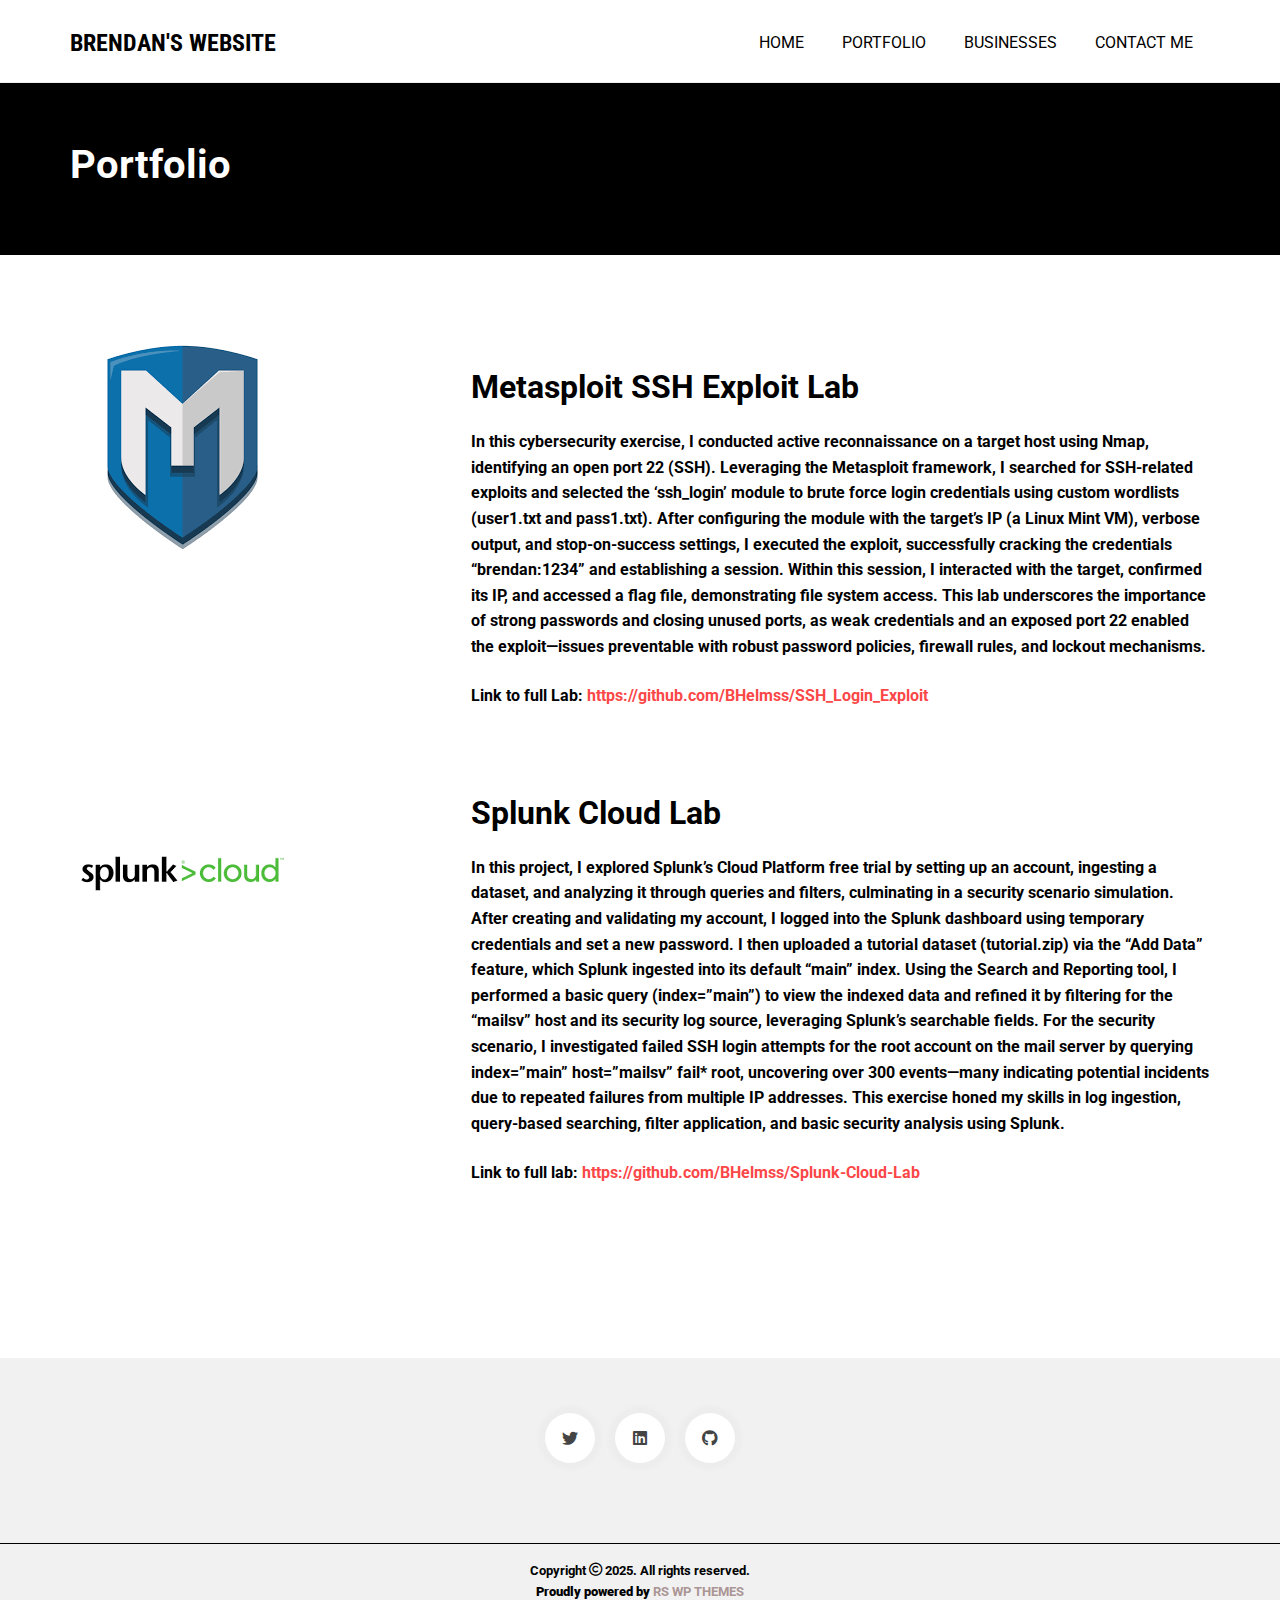
<file: portfolio/index.html>
<!DOCTYPE html>
<html lang="en-US">
<head itemscope itemtype="http://schema.org/WebSite">
	<meta charset="UTF-8">
	<meta name="viewport" content="width=device-width, initial-scale=1">
	<link rel="profile" href="http://gmpg.org/xfn/11">
	<title>Portfolio &#8211; Brendan&#039;s Website</title>
<meta name="robots" content="max-image-preview:large">
	<style>img:is([sizes="auto" i], [sizes^="auto," i]) { contain-intrinsic-size: 3000px 1500px }</style>
	<link rel="alternate" type="application/rss+xml" title="Brendan&#039;s Website &raquo; Feed" href="./../feed/index.html">
<link rel="alternate" type="application/rss+xml" title="Brendan&#039;s Website &raquo; Comments Feed" href="./../comments/feed/index.html">
<script type="text/javascript">
/* <![CDATA[ */
window._wpemojiSettings = {"baseUrl":"https:\/\/s.w.org\/images\/core\/emoji\/15.0.3\/72x72\/","ext":".png","svgUrl":"https:\/\/s.w.org\/images\/core\/emoji\/15.0.3\/svg\/","svgExt":".svg","source":{"concatemoji":".\/\/wp-includes\/js\/wp-emoji-release.min.js?ver=6.7.2"}};
/*! This file is auto-generated */
!function(i,n){var o,s,e;function c(e){try{var t={supportTests:e,timestamp:(new Date).valueOf()};sessionStorage.setItem(o,JSON.stringify(t))}catch(e){}}function p(e,t,n){e.clearRect(0,0,e.canvas.width,e.canvas.height),e.fillText(t,0,0);var t=new Uint32Array(e.getImageData(0,0,e.canvas.width,e.canvas.height).data),r=(e.clearRect(0,0,e.canvas.width,e.canvas.height),e.fillText(n,0,0),new Uint32Array(e.getImageData(0,0,e.canvas.width,e.canvas.height).data));return t.every(function(e,t){return e===r[t]})}function u(e,t,n){switch(t){case"flag":return n(e,"🏳️‍⚧️","🏳️​⚧️")?!1:!n(e,"🇺🇳","🇺​🇳")&&!n(e,"🏴󠁧󠁢󠁥󠁮󠁧󠁿","🏴​󠁧​󠁢​󠁥​󠁮​󠁧​󠁿");case"emoji":return!n(e,"🐦‍⬛","🐦​⬛")}return!1}function f(e,t,n){var r="undefined"!=typeof WorkerGlobalScope&&self instanceof WorkerGlobalScope?new OffscreenCanvas(300,150):i.createElement("canvas"),a=r.getContext("2d",{willReadFrequently:!0}),o=(a.textBaseline="top",a.font="600 32px Arial",{});return e.forEach(function(e){o[e]=t(a,e,n)}),o}function t(e){var t=i.createElement("script");t.src=e,t.defer=!0,i.head.appendChild(t)}"undefined"!=typeof Promise&&(o="wpEmojiSettingsSupports",s=["flag","emoji"],n.supports={everything:!0,everythingExceptFlag:!0},e=new Promise(function(e){i.addEventListener("DOMContentLoaded",e,{once:!0})}),new Promise(function(t){var n=function(){try{var e=JSON.parse(sessionStorage.getItem(o));if("object"==typeof e&&"number"==typeof e.timestamp&&(new Date).valueOf()<e.timestamp+604800&&"object"==typeof e.supportTests)return e.supportTests}catch(e){}return null}();if(!n){if("undefined"!=typeof Worker&&"undefined"!=typeof OffscreenCanvas&&"undefined"!=typeof URL&&URL.createObjectURL&&"undefined"!=typeof Blob)try{var e="postMessage("+f.toString()+"("+[JSON.stringify(s),u.toString(),p.toString()].join(",")+"));",r=new Blob([e],{type:"text/javascript"}),a=new Worker(URL.createObjectURL(r),{name:"wpTestEmojiSupports"});return void(a.onmessage=function(e){c(n=e.data),a.terminate(),t(n)})}catch(e){}c(n=f(s,u,p))}t(n)}).then(function(e){for(var t in e)n.supports[t]=e[t],n.supports.everything=n.supports.everything&&n.supports[t],"flag"!==t&&(n.supports.everythingExceptFlag=n.supports.everythingExceptFlag&&n.supports[t]);n.supports.everythingExceptFlag=n.supports.everythingExceptFlag&&!n.supports.flag,n.DOMReady=!1,n.readyCallback=function(){n.DOMReady=!0}}).then(function(){return e}).then(function(){var e;n.supports.everything||(n.readyCallback(),(e=n.source||{}).concatemoji?t(e.concatemoji):e.wpemoji&&e.twemoji&&(t(e.twemoji),t(e.wpemoji)))}))}((window,document),window._wpemojiSettings);
/* ]]> */
</script>
<style id="wp-emoji-styles-inline-css" type="text/css">img.wp-smiley, img.emoji {
		display: inline !important;
		border: none !important;
		box-shadow: none !important;
		height: 1em !important;
		width: 1em !important;
		margin: 0 0.07em !important;
		vertical-align: -0.1em !important;
		background: none !important;
		padding: 0 !important;
	}</style>
<link rel="stylesheet" id="wp-block-library-css" href="./../wp-includes/css/dist/block-library/style.min.css?ver=6.7.2" type="text/css" media="all">
<style id="wp-block-library-theme-inline-css" type="text/css">.wp-block-audio :where(figcaption){color:#555;font-size:13px;text-align:center}.is-dark-theme .wp-block-audio :where(figcaption){color:#ffffffa6}.wp-block-audio{margin:0 0 1em}.wp-block-code{border:1px solid #ccc;border-radius:4px;font-family:Menlo,Consolas,monaco,monospace;padding:.8em 1em}.wp-block-embed :where(figcaption){color:#555;font-size:13px;text-align:center}.is-dark-theme .wp-block-embed :where(figcaption){color:#ffffffa6}.wp-block-embed{margin:0 0 1em}.blocks-gallery-caption{color:#555;font-size:13px;text-align:center}.is-dark-theme .blocks-gallery-caption{color:#ffffffa6}:root :where(.wp-block-image figcaption){color:#555;font-size:13px;text-align:center}.is-dark-theme :root :where(.wp-block-image figcaption){color:#ffffffa6}.wp-block-image{margin:0 0 1em}.wp-block-pullquote{border-bottom:4px solid;border-top:4px solid;color:currentColor;margin-bottom:1.75em}.wp-block-pullquote cite,.wp-block-pullquote footer,.wp-block-pullquote__citation{color:currentColor;font-size:.8125em;font-style:normal;text-transform:uppercase}.wp-block-quote{border-left:.25em solid;margin:0 0 1.75em;padding-left:1em}.wp-block-quote cite,.wp-block-quote footer{color:currentColor;font-size:.8125em;font-style:normal;position:relative}.wp-block-quote:where(.has-text-align-right){border-left:none;border-right:.25em solid;padding-left:0;padding-right:1em}.wp-block-quote:where(.has-text-align-center){border:none;padding-left:0}.wp-block-quote.is-large,.wp-block-quote.is-style-large,.wp-block-quote:where(.is-style-plain){border:none}.wp-block-search .wp-block-search__label{font-weight:700}.wp-block-search__button{border:1px solid #ccc;padding:.375em .625em}:where(.wp-block-group.has-background){padding:1.25em 2.375em}.wp-block-separator.has-css-opacity{opacity:.4}.wp-block-separator{border:none;border-bottom:2px solid;margin-left:auto;margin-right:auto}.wp-block-separator.has-alpha-channel-opacity{opacity:1}.wp-block-separator:not(.is-style-wide):not(.is-style-dots){width:100px}.wp-block-separator.has-background:not(.is-style-dots){border-bottom:none;height:1px}.wp-block-separator.has-background:not(.is-style-wide):not(.is-style-dots){height:2px}.wp-block-table{margin:0 0 1em}.wp-block-table td,.wp-block-table th{word-break:normal}.wp-block-table :where(figcaption){color:#555;font-size:13px;text-align:center}.is-dark-theme .wp-block-table :where(figcaption){color:#ffffffa6}.wp-block-video :where(figcaption){color:#555;font-size:13px;text-align:center}.is-dark-theme .wp-block-video :where(figcaption){color:#ffffffa6}.wp-block-video{margin:0 0 1em}:root :where(.wp-block-template-part.has-background){margin-bottom:0;margin-top:0;padding:1.25em 2.375em}</style>
<style id="classic-theme-styles-inline-css" type="text/css">/*! This file is auto-generated */
.wp-block-button__link{color:#fff;background-color:#32373c;border-radius:9999px;box-shadow:none;text-decoration:none;padding:calc(.667em + 2px) calc(1.333em + 2px);font-size:1.125em}.wp-block-file__button{background:#32373c;color:#fff;text-decoration:none}</style>
<style id="global-styles-inline-css" type="text/css">:root{--wp--preset--aspect-ratio--square: 1;--wp--preset--aspect-ratio--4-3: 4/3;--wp--preset--aspect-ratio--3-4: 3/4;--wp--preset--aspect-ratio--3-2: 3/2;--wp--preset--aspect-ratio--2-3: 2/3;--wp--preset--aspect-ratio--16-9: 16/9;--wp--preset--aspect-ratio--9-16: 9/16;--wp--preset--color--black: #000000;--wp--preset--color--cyan-bluish-gray: #abb8c3;--wp--preset--color--white: #ffffff;--wp--preset--color--pale-pink: #f78da7;--wp--preset--color--vivid-red: #cf2e2e;--wp--preset--color--luminous-vivid-orange: #ff6900;--wp--preset--color--luminous-vivid-amber: #fcb900;--wp--preset--color--light-green-cyan: #7bdcb5;--wp--preset--color--vivid-green-cyan: #00d084;--wp--preset--color--pale-cyan-blue: #8ed1fc;--wp--preset--color--vivid-cyan-blue: #0693e3;--wp--preset--color--vivid-purple: #9b51e0;--wp--preset--gradient--vivid-cyan-blue-to-vivid-purple: linear-gradient(135deg,rgba(6,147,227,1) 0%,rgb(155,81,224) 100%);--wp--preset--gradient--light-green-cyan-to-vivid-green-cyan: linear-gradient(135deg,rgb(122,220,180) 0%,rgb(0,208,130) 100%);--wp--preset--gradient--luminous-vivid-amber-to-luminous-vivid-orange: linear-gradient(135deg,rgba(252,185,0,1) 0%,rgba(255,105,0,1) 100%);--wp--preset--gradient--luminous-vivid-orange-to-vivid-red: linear-gradient(135deg,rgba(255,105,0,1) 0%,rgb(207,46,46) 100%);--wp--preset--gradient--very-light-gray-to-cyan-bluish-gray: linear-gradient(135deg,rgb(238,238,238) 0%,rgb(169,184,195) 100%);--wp--preset--gradient--cool-to-warm-spectrum: linear-gradient(135deg,rgb(74,234,220) 0%,rgb(151,120,209) 20%,rgb(207,42,186) 40%,rgb(238,44,130) 60%,rgb(251,105,98) 80%,rgb(254,248,76) 100%);--wp--preset--gradient--blush-light-purple: linear-gradient(135deg,rgb(255,206,236) 0%,rgb(152,150,240) 100%);--wp--preset--gradient--blush-bordeaux: linear-gradient(135deg,rgb(254,205,165) 0%,rgb(254,45,45) 50%,rgb(107,0,62) 100%);--wp--preset--gradient--luminous-dusk: linear-gradient(135deg,rgb(255,203,112) 0%,rgb(199,81,192) 50%,rgb(65,88,208) 100%);--wp--preset--gradient--pale-ocean: linear-gradient(135deg,rgb(255,245,203) 0%,rgb(182,227,212) 50%,rgb(51,167,181) 100%);--wp--preset--gradient--electric-grass: linear-gradient(135deg,rgb(202,248,128) 0%,rgb(113,206,126) 100%);--wp--preset--gradient--midnight: linear-gradient(135deg,rgb(2,3,129) 0%,rgb(40,116,252) 100%);--wp--preset--font-size--small: 13px;--wp--preset--font-size--medium: 20px;--wp--preset--font-size--large: 36px;--wp--preset--font-size--x-large: 42px;--wp--preset--spacing--20: 0.44rem;--wp--preset--spacing--30: 0.67rem;--wp--preset--spacing--40: 1rem;--wp--preset--spacing--50: 1.5rem;--wp--preset--spacing--60: 2.25rem;--wp--preset--spacing--70: 3.38rem;--wp--preset--spacing--80: 5.06rem;--wp--preset--shadow--natural: 6px 6px 9px rgba(0, 0, 0, 0.2);--wp--preset--shadow--deep: 12px 12px 50px rgba(0, 0, 0, 0.4);--wp--preset--shadow--sharp: 6px 6px 0px rgba(0, 0, 0, 0.2);--wp--preset--shadow--outlined: 6px 6px 0px -3px rgba(255, 255, 255, 1), 6px 6px rgba(0, 0, 0, 1);--wp--preset--shadow--crisp: 6px 6px 0px rgba(0, 0, 0, 1);}:where(.is-layout-flex){gap: 0.5em;}:where(.is-layout-grid){gap: 0.5em;}body .is-layout-flex{display: flex;}.is-layout-flex{flex-wrap: wrap;align-items: center;}.is-layout-flex > :is(*, div){margin: 0;}body .is-layout-grid{display: grid;}.is-layout-grid > :is(*, div){margin: 0;}:where(.wp-block-columns.is-layout-flex){gap: 2em;}:where(.wp-block-columns.is-layout-grid){gap: 2em;}:where(.wp-block-post-template.is-layout-flex){gap: 1.25em;}:where(.wp-block-post-template.is-layout-grid){gap: 1.25em;}.has-black-color{color: var(--wp--preset--color--black) !important;}.has-cyan-bluish-gray-color{color: var(--wp--preset--color--cyan-bluish-gray) !important;}.has-white-color{color: var(--wp--preset--color--white) !important;}.has-pale-pink-color{color: var(--wp--preset--color--pale-pink) !important;}.has-vivid-red-color{color: var(--wp--preset--color--vivid-red) !important;}.has-luminous-vivid-orange-color{color: var(--wp--preset--color--luminous-vivid-orange) !important;}.has-luminous-vivid-amber-color{color: var(--wp--preset--color--luminous-vivid-amber) !important;}.has-light-green-cyan-color{color: var(--wp--preset--color--light-green-cyan) !important;}.has-vivid-green-cyan-color{color: var(--wp--preset--color--vivid-green-cyan) !important;}.has-pale-cyan-blue-color{color: var(--wp--preset--color--pale-cyan-blue) !important;}.has-vivid-cyan-blue-color{color: var(--wp--preset--color--vivid-cyan-blue) !important;}.has-vivid-purple-color{color: var(--wp--preset--color--vivid-purple) !important;}.has-black-background-color{background-color: var(--wp--preset--color--black) !important;}.has-cyan-bluish-gray-background-color{background-color: var(--wp--preset--color--cyan-bluish-gray) !important;}.has-white-background-color{background-color: var(--wp--preset--color--white) !important;}.has-pale-pink-background-color{background-color: var(--wp--preset--color--pale-pink) !important;}.has-vivid-red-background-color{background-color: var(--wp--preset--color--vivid-red) !important;}.has-luminous-vivid-orange-background-color{background-color: var(--wp--preset--color--luminous-vivid-orange) !important;}.has-luminous-vivid-amber-background-color{background-color: var(--wp--preset--color--luminous-vivid-amber) !important;}.has-light-green-cyan-background-color{background-color: var(--wp--preset--color--light-green-cyan) !important;}.has-vivid-green-cyan-background-color{background-color: var(--wp--preset--color--vivid-green-cyan) !important;}.has-pale-cyan-blue-background-color{background-color: var(--wp--preset--color--pale-cyan-blue) !important;}.has-vivid-cyan-blue-background-color{background-color: var(--wp--preset--color--vivid-cyan-blue) !important;}.has-vivid-purple-background-color{background-color: var(--wp--preset--color--vivid-purple) !important;}.has-black-border-color{border-color: var(--wp--preset--color--black) !important;}.has-cyan-bluish-gray-border-color{border-color: var(--wp--preset--color--cyan-bluish-gray) !important;}.has-white-border-color{border-color: var(--wp--preset--color--white) !important;}.has-pale-pink-border-color{border-color: var(--wp--preset--color--pale-pink) !important;}.has-vivid-red-border-color{border-color: var(--wp--preset--color--vivid-red) !important;}.has-luminous-vivid-orange-border-color{border-color: var(--wp--preset--color--luminous-vivid-orange) !important;}.has-luminous-vivid-amber-border-color{border-color: var(--wp--preset--color--luminous-vivid-amber) !important;}.has-light-green-cyan-border-color{border-color: var(--wp--preset--color--light-green-cyan) !important;}.has-vivid-green-cyan-border-color{border-color: var(--wp--preset--color--vivid-green-cyan) !important;}.has-pale-cyan-blue-border-color{border-color: var(--wp--preset--color--pale-cyan-blue) !important;}.has-vivid-cyan-blue-border-color{border-color: var(--wp--preset--color--vivid-cyan-blue) !important;}.has-vivid-purple-border-color{border-color: var(--wp--preset--color--vivid-purple) !important;}.has-vivid-cyan-blue-to-vivid-purple-gradient-background{background: var(--wp--preset--gradient--vivid-cyan-blue-to-vivid-purple) !important;}.has-light-green-cyan-to-vivid-green-cyan-gradient-background{background: var(--wp--preset--gradient--light-green-cyan-to-vivid-green-cyan) !important;}.has-luminous-vivid-amber-to-luminous-vivid-orange-gradient-background{background: var(--wp--preset--gradient--luminous-vivid-amber-to-luminous-vivid-orange) !important;}.has-luminous-vivid-orange-to-vivid-red-gradient-background{background: var(--wp--preset--gradient--luminous-vivid-orange-to-vivid-red) !important;}.has-very-light-gray-to-cyan-bluish-gray-gradient-background{background: var(--wp--preset--gradient--very-light-gray-to-cyan-bluish-gray) !important;}.has-cool-to-warm-spectrum-gradient-background{background: var(--wp--preset--gradient--cool-to-warm-spectrum) !important;}.has-blush-light-purple-gradient-background{background: var(--wp--preset--gradient--blush-light-purple) !important;}.has-blush-bordeaux-gradient-background{background: var(--wp--preset--gradient--blush-bordeaux) !important;}.has-luminous-dusk-gradient-background{background: var(--wp--preset--gradient--luminous-dusk) !important;}.has-pale-ocean-gradient-background{background: var(--wp--preset--gradient--pale-ocean) !important;}.has-electric-grass-gradient-background{background: var(--wp--preset--gradient--electric-grass) !important;}.has-midnight-gradient-background{background: var(--wp--preset--gradient--midnight) !important;}.has-small-font-size{font-size: var(--wp--preset--font-size--small) !important;}.has-medium-font-size{font-size: var(--wp--preset--font-size--medium) !important;}.has-large-font-size{font-size: var(--wp--preset--font-size--large) !important;}.has-x-large-font-size{font-size: var(--wp--preset--font-size--x-large) !important;}
:where(.wp-block-post-template.is-layout-flex){gap: 1.25em;}:where(.wp-block-post-template.is-layout-grid){gap: 1.25em;}
:where(.wp-block-columns.is-layout-flex){gap: 2em;}:where(.wp-block-columns.is-layout-grid){gap: 2em;}
:root :where(.wp-block-pullquote){font-size: 1.5em;line-height: 1.6;}</style>
<link rel="stylesheet" id="author-personal-blog-style-css" href="./../wp-content/themes/author-personal-blog/style.css?ver=6.7.2" type="text/css" media="all">
<link rel="stylesheet" id="bootstrap-grid-css" href="./../wp-content/themes/author-personal-blog/assets/css/bootstrap-grid.css?ver=6.7.2" type="text/css" media="all">
<link rel="stylesheet" id="rswpthemes-icons-css" href="./../wp-content/themes/author-personal-blog/assets/icons/icons.css?ver=6.7.2" type="text/css" media="all">
<link rel="stylesheet" id="block-style-css" href="./../wp-content/themes/author-personal-blog/assets/blocks-style/block-styles.css?ver=6.7.2" type="text/css" media="all">
<script type="text/javascript" src="./../wp-includes/js/jquery/jquery.min.js?ver=3.7.1" id="jquery-core-js"></script>
<script type="text/javascript" src="./../wp-includes/js/jquery/jquery-migrate.min.js?ver=3.4.1" id="jquery-migrate-js"></script>
<link rel="https://api.w.org/" href="./../wp-json/index.html">
<link rel="alternate" title="JSON" type="application/json" href="./../wp-json/wp/v2/pages/13/index.html">
<link rel="EditURI" type="application/rsd+xml" title="RSD" href="./../xmlrpc.php?rsd">
<meta name="generator" content="WordPress 6.7.2">
<link rel="canonical" href="./index.html">
<link rel="shortlink" href="./../index.html?p=13">
<link rel="alternate" title="oEmbed (JSON)" type="application/json+oembed" href="./../wp-json/oembed/1.0/embed/index.html?url=http%3A%2F%2F%2Fportfolio%2F">
<link rel="alternate" title="oEmbed (XML)" type="text/xml+oembed" href="./../wp-json/oembed/1.0/embed/index.html?url=http%3A%2F%2F%2Fportfolio%2F#038;format=xml">
<style id="kirki-inline-styles">.site-branding .site-title{font-family:Roboto Condensed;font-size:1.5rem;font-weight:700;letter-spacing:px;}.site-branding p.site-description{font-family:Roboto;font-size:1rem;font-weight:400;letter-spacing:0px;line-height:1.6;text-transform:none;color:#000000;}.about-section-area{background:#000000;background-color:#000000;}.about-section-content h2{color:#ffffff;}.about-section-content h4{color:#ffffff;}.about-section-content .author-short-text{color:#ffffff;}.about-section-content .author-short-text a{color:#ffffff;}.about-section-social-links .social-link a{background-color:#ffffff;color:#000000;}.about-section-social-links .social-link a:hover, .about-section-social-links .social-link a:active{background-color:#a1a1a1;color:#000000;}section.page-header-area{background:#000000;background-color:#000000;background-position:left top;-webkit-background-size:cover;-moz-background-size:cover;-ms-background-size:cover;-o-background-size:cover;background-size:cover;}section.page-header-area h1{font-family:Roboto;text-align:left;text-transform:none;color:#ffffff;}.single-post-header-area{background-color:#f4f4ec;}.author-personal-blog-standard-post__overlay-category span.cat-links a, .widget .tagcloud a, blockquote.wp-block-quote.is-style-red-qoute, .scrooltotop a:hover, .discover-me-button a, .woocommerce .woocommerce-pagination .page-numbers li a, .woocommerce .woocommerce-pagination .page-numbers li span, .woocommerce ul.products li.product .onsale, .woocommerce span.onsale, .woocommerce #respond input#submit.alt, .woocommerce a.button.alt, .woocommerce button.button.alt, .woocommerce input.button.alt, .woocommerce table.shop_table tr td.product-remove a, .woocommerce-info, .woocommerce-noreviews, p.no-comments, .author-personal-blog-single-page .entry-footer a,nav.woocommerce-MyAccount-navigation ul li a, .rs-wp-themes-cookies-banner-area .cookies_accept_button, .widget_search button, aside.widget-area .widget .widget-title:before, .pagination li.page-item a, .pagination li.page-item span, .author-personal-blog-standard-post__overlay-content.no-post-thumbnail .author-personal-blog-standard-post__overlay-category span.cat-links a, .author-personal-blog-standard-post__overlay-content.no-post-thumbnail .author-personal-blog-standard-post__post-meta span.cat-links a, .author-personal-blog-standard-post__overlay-category span.cat-links a:hover, .widget .tagcloud a:hover, .discover-me-button a:hover, .author-personal-blog-standard-post__post-meta span.cat-links a:hover, .author-personal-blog-standard-post__overlay-content.no-post-thumbnail .author-personal-blog-standard-post__blog-meta>span i.dote, .scrooltotop a, .about-section-social-links a:hover, .about-section-social-links a:focus, .about-section-social-links a:hover, .about-section-social-links a:active,.author-personal-blog-standard-post__post-meta-single .posted-on:before, .author-personal-blog-standard-post__post-meta-single .posted-on:after, form#commentform p.form-submit button.btn-primary, .footer-social-links .social-link a:hover, .woocommerce ul.products li.product .button:hover, .author-personal-blog-standard-post .author-personal-blog-standard-post__full-summery .wp-block-post-terms a, nav.wp-block-query-pagination .wp-block-query-pagination-numbers > span, nav.wp-block-query-pagination .wp-block-query-pagination-numbers > a, nav.wp-block-query-pagination a.wp-block-query-pagination-next, nav.wp-block-query-pagination a.wp-block-query-pagination-prev, .author-personal-blog-standard-post .author-personal-blog-standard-post__full-summery .wp-block-post-navigation-link a, .author-personal-blog-standard-post__full-summery .page-links a{background-color:#000000;}#cssmenu ul ul li:first-child{border-top-color:#000000;}.author-personal-blog-standard-post__full-summery blockquote{border-left-color:#000000;}.author-personal-blog-standard-post__full-summery blockquote.has-text-align-right{border-right-color:#000000;}.widget_search button{border-color:#000000;}.widget-area .widget.widget_rss a.rsswidget, .widget ul li a:hover, .widget ul li a:visited, .widget ul li a:focus, .widget ul li a:active, .widget ol li a:hover, .widget ol li a:visited, .widget ol li a:focus, .widget ol li a:active, .author-personal-blog-standard-post .author-personal-blog-standard-post__full-summery a:hover, a:hover, a:focus, a:active, span.opacity-none:before, header.archive-page-header span, .woocommerce ul.products li.product .price, .woocommerce div.product p.price, .woocommerce div.product span.price, .woocommerce .product_meta > * a, .woocommerce-account .woocommerce-MyAccount-content a, .author-personal-blog-standard-post_post-meta .tags-links a:hover, .post-details-page .author-personal-blog-standard-post__blog-meta .fa, .books-loop-item .loop-book-content-wrapper .book-price, .about-section-social-links a, #cssmenu>ul>li:hover>a{color:#1e73be;}.author-personal-blog-standard-post__blog-meta>span.posted-on i.line{background-color:#1e73be;}footer.site-footer, .site-copyright{background-color:#f1f1f1;}.footer-content .widget h2.widget-title.footer-title{color:#000000;}.footer-content .widget h2.widget-title.footer-title:before{background-color:#000000;}.site-copyright{border-color:#000000;color:#000000;}.blog-section-title-wrapper .section-title-inner:before{border-color:rgba(0, 0, 0, 0.3);}.blog-section-title-wrapper .section-title-inner:after{border-color:rgba(0, 0, 0, 0.3);}.author-personal-blog-standard-post__post-title h2 a{font-weight:700;color:#ffffff;}body{font-size:1rem;font-weight:700;color:#000000;}h1{font-family:Roboto;font-size:2.5rem;font-weight:700;letter-spacing:0px;line-height:1.6;text-align:left;text-transform:none;color:#000000;}h2{font-family:Roboto;font-size:2rem;font-weight:700;letter-spacing:0px;line-height:1.6;text-align:left;text-transform:none;color:#000000;}h3{font-family:Roboto;font-size:1.75rem;font-weight:700;letter-spacing:0px;line-height:1.6;text-align:left;text-transform:none;color:#000000;}h4{font-family:Roboto;font-size:1.5rem;font-weight:700;letter-spacing:0px;line-height:1.6;text-align:left;text-transform:none;color:#000000;}h5{font-family:Roboto;font-size:1.25rem;font-weight:700;letter-spacing:0px;line-height:1.6;text-align:left;text-transform:none;color:#000000;}h6{font-family:Roboto;font-size:1rem;font-weight:700;letter-spacing:0px;line-height:1.6;text-align:left;text-transform:none;color:#000000;}aside.widget-area .widget .widget-title,aside.widget-area .widget .widgettitle{font-family:Roboto;font-size:1.3rem;font-weight:700;letter-spacing:0px;line-height:1.6;text-align:left;text-transform:none;color:#000000;}.subscribe-form-area{background-color:#f4f4ec;}.subscribe-form-wrapper .mc4wp-form-fields input[type="submit"]{background-color:#fb4747;border-color:#fb4747;color:#ffffff;}.subscribe-form-wrapper .mc4wp-form-fields input[type="email"]{background-color:#ffffff;color:#000000;}.subscribe-form-wrapper .mc4wp-form-fields input[type="email"]::placeholder{color:#000000;}.subscribe-form-wrapper .mc4wp-form-fields input[type="email"]::-webkit-input-placeholder{color:#000000;}.subscribe-form-wrapper .mc4wp-form-fields input[type="email"]::-moz-placeholder{color:#000000;}.subscribe-form-wrapper .mc4wp-form-fields input[type="email"]:-ms-input-placeholder{color:#000000;}.subscribe-form-wrapper .mc4wp-form-fields input[type="email"]::-ms-input-placeholder{color:#000000;}.subscribe-form-wrapper .subscribe-form-title h2{font-family:Roboto;font-size:2.5rem;font-weight:700;letter-spacing:0px;line-height:1.4;text-align:center;text-transform:none;color:#000000;}.footer-menu ul.menu li a{color:#000000;}.footer-menu ul.menu li a:hover{color:#ffffff;}.site-copyright-text{color:#000000;}/* cyrillic-ext */
@font-face {
  font-family: 'Roboto Condensed';
  font-style: normal;
  font-weight: 700;
  font-display: swap;
  src: url(./../wp-content/fonts/roboto-condensed/ieVo2ZhZI2eCN5jzbjEETS9weq8-_d6T_POl0fRJeyVVpcBD5XxxKA.woff2) format('woff2');
  unicode-range: U+0460-052F, U+1C80-1C8A, U+20B4, U+2DE0-2DFF, U+A640-A69F, U+FE2E-FE2F;
}
/* cyrillic */
@font-face {
  font-family: 'Roboto Condensed';
  font-style: normal;
  font-weight: 700;
  font-display: swap;
  src: url(./../wp-content/fonts/roboto-condensed/ieVo2ZhZI2eCN5jzbjEETS9weq8-_d6T_POl0fRJeyVVpcBK5XxxKA.woff2) format('woff2');
  unicode-range: U+0301, U+0400-045F, U+0490-0491, U+04B0-04B1, U+2116;
}
/* greek-ext */
@font-face {
  font-family: 'Roboto Condensed';
  font-style: normal;
  font-weight: 700;
  font-display: swap;
  src: url(./../wp-content/fonts/roboto-condensed/ieVo2ZhZI2eCN5jzbjEETS9weq8-_d6T_POl0fRJeyVVpcBC5XxxKA.woff2) format('woff2');
  unicode-range: U+1F00-1FFF;
}
/* greek */
@font-face {
  font-family: 'Roboto Condensed';
  font-style: normal;
  font-weight: 700;
  font-display: swap;
  src: url(./../wp-content/fonts/roboto-condensed/ieVo2ZhZI2eCN5jzbjEETS9weq8-_d6T_POl0fRJeyVVpcBN5XxxKA.woff2) format('woff2');
  unicode-range: U+0370-0377, U+037A-037F, U+0384-038A, U+038C, U+038E-03A1, U+03A3-03FF;
}
/* vietnamese */
@font-face {
  font-family: 'Roboto Condensed';
  font-style: normal;
  font-weight: 700;
  font-display: swap;
  src: url(./../wp-content/fonts/roboto-condensed/ieVo2ZhZI2eCN5jzbjEETS9weq8-_d6T_POl0fRJeyVVpcBB5XxxKA.woff2) format('woff2');
  unicode-range: U+0102-0103, U+0110-0111, U+0128-0129, U+0168-0169, U+01A0-01A1, U+01AF-01B0, U+0300-0301, U+0303-0304, U+0308-0309, U+0323, U+0329, U+1EA0-1EF9, U+20AB;
}
/* latin-ext */
@font-face {
  font-family: 'Roboto Condensed';
  font-style: normal;
  font-weight: 700;
  font-display: swap;
  src: url(./../wp-content/fonts/roboto-condensed/ieVo2ZhZI2eCN5jzbjEETS9weq8-_d6T_POl0fRJeyVVpcBA5XxxKA.woff2) format('woff2');
  unicode-range: U+0100-02BA, U+02BD-02C5, U+02C7-02CC, U+02CE-02D7, U+02DD-02FF, U+0304, U+0308, U+0329, U+1D00-1DBF, U+1E00-1E9F, U+1EF2-1EFF, U+2020, U+20A0-20AB, U+20AD-20C0, U+2113, U+2C60-2C7F, U+A720-A7FF;
}
/* latin */
@font-face {
  font-family: 'Roboto Condensed';
  font-style: normal;
  font-weight: 700;
  font-display: swap;
  src: url(./../wp-content/fonts/roboto-condensed/ieVo2ZhZI2eCN5jzbjEETS9weq8-_d6T_POl0fRJeyVVpcBO5Xw.woff2) format('woff2');
  unicode-range: U+0000-00FF, U+0131, U+0152-0153, U+02BB-02BC, U+02C6, U+02DA, U+02DC, U+0304, U+0308, U+0329, U+2000-206F, U+20AC, U+2122, U+2191, U+2193, U+2212, U+2215, U+FEFF, U+FFFD;
}/* cyrillic-ext */
@font-face {
  font-family: 'Roboto';
  font-style: normal;
  font-weight: 400;
  font-stretch: 100%;
  font-display: swap;
  src: url(./../wp-content/fonts/roboto/KFO7CnqEu92Fr1ME7kSn66aGLdTylUAMa3GUBGEe.woff2) format('woff2');
  unicode-range: U+0460-052F, U+1C80-1C8A, U+20B4, U+2DE0-2DFF, U+A640-A69F, U+FE2E-FE2F;
}
/* cyrillic */
@font-face {
  font-family: 'Roboto';
  font-style: normal;
  font-weight: 400;
  font-stretch: 100%;
  font-display: swap;
  src: url(./../wp-content/fonts/roboto/KFO7CnqEu92Fr1ME7kSn66aGLdTylUAMa3iUBGEe.woff2) format('woff2');
  unicode-range: U+0301, U+0400-045F, U+0490-0491, U+04B0-04B1, U+2116;
}
/* greek-ext */
@font-face {
  font-family: 'Roboto';
  font-style: normal;
  font-weight: 400;
  font-stretch: 100%;
  font-display: swap;
  src: url(./../wp-content/fonts/roboto/KFO7CnqEu92Fr1ME7kSn66aGLdTylUAMa3CUBGEe.woff2) format('woff2');
  unicode-range: U+1F00-1FFF;
}
/* greek */
@font-face {
  font-family: 'Roboto';
  font-style: normal;
  font-weight: 400;
  font-stretch: 100%;
  font-display: swap;
  src: url(./../wp-content/fonts/roboto/KFO7CnqEu92Fr1ME7kSn66aGLdTylUAMa3-UBGEe.woff2) format('woff2');
  unicode-range: U+0370-0377, U+037A-037F, U+0384-038A, U+038C, U+038E-03A1, U+03A3-03FF;
}
/* math */
@font-face {
  font-family: 'Roboto';
  font-style: normal;
  font-weight: 400;
  font-stretch: 100%;
  font-display: swap;
  src: url(./../wp-content/fonts/roboto/KFO7CnqEu92Fr1ME7kSn66aGLdTylUAMawCUBGEe.woff2) format('woff2');
  unicode-range: U+0302-0303, U+0305, U+0307-0308, U+0310, U+0312, U+0315, U+031A, U+0326-0327, U+032C, U+032F-0330, U+0332-0333, U+0338, U+033A, U+0346, U+034D, U+0391-03A1, U+03A3-03A9, U+03B1-03C9, U+03D1, U+03D5-03D6, U+03F0-03F1, U+03F4-03F5, U+2016-2017, U+2034-2038, U+203C, U+2040, U+2043, U+2047, U+2050, U+2057, U+205F, U+2070-2071, U+2074-208E, U+2090-209C, U+20D0-20DC, U+20E1, U+20E5-20EF, U+2100-2112, U+2114-2115, U+2117-2121, U+2123-214F, U+2190, U+2192, U+2194-21AE, U+21B0-21E5, U+21F1-21F2, U+21F4-2211, U+2213-2214, U+2216-22FF, U+2308-230B, U+2310, U+2319, U+231C-2321, U+2336-237A, U+237C, U+2395, U+239B-23B7, U+23D0, U+23DC-23E1, U+2474-2475, U+25AF, U+25B3, U+25B7, U+25BD, U+25C1, U+25CA, U+25CC, U+25FB, U+266D-266F, U+27C0-27FF, U+2900-2AFF, U+2B0E-2B11, U+2B30-2B4C, U+2BFE, U+3030, U+FF5B, U+FF5D, U+1D400-1D7FF, U+1EE00-1EEFF;
}
/* symbols */
@font-face {
  font-family: 'Roboto';
  font-style: normal;
  font-weight: 400;
  font-stretch: 100%;
  font-display: swap;
  src: url(./../wp-content/fonts/roboto/KFO7CnqEu92Fr1ME7kSn66aGLdTylUAMaxKUBGEe.woff2) format('woff2');
  unicode-range: U+0001-000C, U+000E-001F, U+007F-009F, U+20DD-20E0, U+20E2-20E4, U+2150-218F, U+2190, U+2192, U+2194-2199, U+21AF, U+21E6-21F0, U+21F3, U+2218-2219, U+2299, U+22C4-22C6, U+2300-243F, U+2440-244A, U+2460-24FF, U+25A0-27BF, U+2800-28FF, U+2921-2922, U+2981, U+29BF, U+29EB, U+2B00-2BFF, U+4DC0-4DFF, U+FFF9-FFFB, U+10140-1018E, U+10190-1019C, U+101A0, U+101D0-101FD, U+102E0-102FB, U+10E60-10E7E, U+1D2C0-1D2D3, U+1D2E0-1D37F, U+1F000-1F0FF, U+1F100-1F1AD, U+1F1E6-1F1FF, U+1F30D-1F30F, U+1F315, U+1F31C, U+1F31E, U+1F320-1F32C, U+1F336, U+1F378, U+1F37D, U+1F382, U+1F393-1F39F, U+1F3A7-1F3A8, U+1F3AC-1F3AF, U+1F3C2, U+1F3C4-1F3C6, U+1F3CA-1F3CE, U+1F3D4-1F3E0, U+1F3ED, U+1F3F1-1F3F3, U+1F3F5-1F3F7, U+1F408, U+1F415, U+1F41F, U+1F426, U+1F43F, U+1F441-1F442, U+1F444, U+1F446-1F449, U+1F44C-1F44E, U+1F453, U+1F46A, U+1F47D, U+1F4A3, U+1F4B0, U+1F4B3, U+1F4B9, U+1F4BB, U+1F4BF, U+1F4C8-1F4CB, U+1F4D6, U+1F4DA, U+1F4DF, U+1F4E3-1F4E6, U+1F4EA-1F4ED, U+1F4F7, U+1F4F9-1F4FB, U+1F4FD-1F4FE, U+1F503, U+1F507-1F50B, U+1F50D, U+1F512-1F513, U+1F53E-1F54A, U+1F54F-1F5FA, U+1F610, U+1F650-1F67F, U+1F687, U+1F68D, U+1F691, U+1F694, U+1F698, U+1F6AD, U+1F6B2, U+1F6B9-1F6BA, U+1F6BC, U+1F6C6-1F6CF, U+1F6D3-1F6D7, U+1F6E0-1F6EA, U+1F6F0-1F6F3, U+1F6F7-1F6FC, U+1F700-1F7FF, U+1F800-1F80B, U+1F810-1F847, U+1F850-1F859, U+1F860-1F887, U+1F890-1F8AD, U+1F8B0-1F8BB, U+1F8C0-1F8C1, U+1F900-1F90B, U+1F93B, U+1F946, U+1F984, U+1F996, U+1F9E9, U+1FA00-1FA6F, U+1FA70-1FA7C, U+1FA80-1FA89, U+1FA8F-1FAC6, U+1FACE-1FADC, U+1FADF-1FAE9, U+1FAF0-1FAF8, U+1FB00-1FBFF;
}
/* vietnamese */
@font-face {
  font-family: 'Roboto';
  font-style: normal;
  font-weight: 400;
  font-stretch: 100%;
  font-display: swap;
  src: url(./../wp-content/fonts/roboto/KFO7CnqEu92Fr1ME7kSn66aGLdTylUAMa3OUBGEe.woff2) format('woff2');
  unicode-range: U+0102-0103, U+0110-0111, U+0128-0129, U+0168-0169, U+01A0-01A1, U+01AF-01B0, U+0300-0301, U+0303-0304, U+0308-0309, U+0323, U+0329, U+1EA0-1EF9, U+20AB;
}
/* latin-ext */
@font-face {
  font-family: 'Roboto';
  font-style: normal;
  font-weight: 400;
  font-stretch: 100%;
  font-display: swap;
  src: url(./../wp-content/fonts/roboto/KFO7CnqEu92Fr1ME7kSn66aGLdTylUAMa3KUBGEe.woff2) format('woff2');
  unicode-range: U+0100-02BA, U+02BD-02C5, U+02C7-02CC, U+02CE-02D7, U+02DD-02FF, U+0304, U+0308, U+0329, U+1D00-1DBF, U+1E00-1E9F, U+1EF2-1EFF, U+2020, U+20A0-20AB, U+20AD-20C0, U+2113, U+2C60-2C7F, U+A720-A7FF;
}
/* latin */
@font-face {
  font-family: 'Roboto';
  font-style: normal;
  font-weight: 400;
  font-stretch: 100%;
  font-display: swap;
  src: url(./../wp-content/fonts/roboto/KFO7CnqEu92Fr1ME7kSn66aGLdTylUAMa3yUBA.woff2) format('woff2');
  unicode-range: U+0000-00FF, U+0131, U+0152-0153, U+02BB-02BC, U+02C6, U+02DA, U+02DC, U+0304, U+0308, U+0329, U+2000-206F, U+20AC, U+2122, U+2191, U+2193, U+2212, U+2215, U+FEFF, U+FFFD;
}
/* cyrillic-ext */
@font-face {
  font-family: 'Roboto';
  font-style: normal;
  font-weight: 700;
  font-stretch: 100%;
  font-display: swap;
  src: url(./../wp-content/fonts/roboto/KFO7CnqEu92Fr1ME7kSn66aGLdTylUAMa3GUBGEe.woff2) format('woff2');
  unicode-range: U+0460-052F, U+1C80-1C8A, U+20B4, U+2DE0-2DFF, U+A640-A69F, U+FE2E-FE2F;
}
/* cyrillic */
@font-face {
  font-family: 'Roboto';
  font-style: normal;
  font-weight: 700;
  font-stretch: 100%;
  font-display: swap;
  src: url(./../wp-content/fonts/roboto/KFO7CnqEu92Fr1ME7kSn66aGLdTylUAMa3iUBGEe.woff2) format('woff2');
  unicode-range: U+0301, U+0400-045F, U+0490-0491, U+04B0-04B1, U+2116;
}
/* greek-ext */
@font-face {
  font-family: 'Roboto';
  font-style: normal;
  font-weight: 700;
  font-stretch: 100%;
  font-display: swap;
  src: url(./../wp-content/fonts/roboto/KFO7CnqEu92Fr1ME7kSn66aGLdTylUAMa3CUBGEe.woff2) format('woff2');
  unicode-range: U+1F00-1FFF;
}
/* greek */
@font-face {
  font-family: 'Roboto';
  font-style: normal;
  font-weight: 700;
  font-stretch: 100%;
  font-display: swap;
  src: url(./../wp-content/fonts/roboto/KFO7CnqEu92Fr1ME7kSn66aGLdTylUAMa3-UBGEe.woff2) format('woff2');
  unicode-range: U+0370-0377, U+037A-037F, U+0384-038A, U+038C, U+038E-03A1, U+03A3-03FF;
}
/* math */
@font-face {
  font-family: 'Roboto';
  font-style: normal;
  font-weight: 700;
  font-stretch: 100%;
  font-display: swap;
  src: url(./../wp-content/fonts/roboto/KFO7CnqEu92Fr1ME7kSn66aGLdTylUAMawCUBGEe.woff2) format('woff2');
  unicode-range: U+0302-0303, U+0305, U+0307-0308, U+0310, U+0312, U+0315, U+031A, U+0326-0327, U+032C, U+032F-0330, U+0332-0333, U+0338, U+033A, U+0346, U+034D, U+0391-03A1, U+03A3-03A9, U+03B1-03C9, U+03D1, U+03D5-03D6, U+03F0-03F1, U+03F4-03F5, U+2016-2017, U+2034-2038, U+203C, U+2040, U+2043, U+2047, U+2050, U+2057, U+205F, U+2070-2071, U+2074-208E, U+2090-209C, U+20D0-20DC, U+20E1, U+20E5-20EF, U+2100-2112, U+2114-2115, U+2117-2121, U+2123-214F, U+2190, U+2192, U+2194-21AE, U+21B0-21E5, U+21F1-21F2, U+21F4-2211, U+2213-2214, U+2216-22FF, U+2308-230B, U+2310, U+2319, U+231C-2321, U+2336-237A, U+237C, U+2395, U+239B-23B7, U+23D0, U+23DC-23E1, U+2474-2475, U+25AF, U+25B3, U+25B7, U+25BD, U+25C1, U+25CA, U+25CC, U+25FB, U+266D-266F, U+27C0-27FF, U+2900-2AFF, U+2B0E-2B11, U+2B30-2B4C, U+2BFE, U+3030, U+FF5B, U+FF5D, U+1D400-1D7FF, U+1EE00-1EEFF;
}
/* symbols */
@font-face {
  font-family: 'Roboto';
  font-style: normal;
  font-weight: 700;
  font-stretch: 100%;
  font-display: swap;
  src: url(./../wp-content/fonts/roboto/KFO7CnqEu92Fr1ME7kSn66aGLdTylUAMaxKUBGEe.woff2) format('woff2');
  unicode-range: U+0001-000C, U+000E-001F, U+007F-009F, U+20DD-20E0, U+20E2-20E4, U+2150-218F, U+2190, U+2192, U+2194-2199, U+21AF, U+21E6-21F0, U+21F3, U+2218-2219, U+2299, U+22C4-22C6, U+2300-243F, U+2440-244A, U+2460-24FF, U+25A0-27BF, U+2800-28FF, U+2921-2922, U+2981, U+29BF, U+29EB, U+2B00-2BFF, U+4DC0-4DFF, U+FFF9-FFFB, U+10140-1018E, U+10190-1019C, U+101A0, U+101D0-101FD, U+102E0-102FB, U+10E60-10E7E, U+1D2C0-1D2D3, U+1D2E0-1D37F, U+1F000-1F0FF, U+1F100-1F1AD, U+1F1E6-1F1FF, U+1F30D-1F30F, U+1F315, U+1F31C, U+1F31E, U+1F320-1F32C, U+1F336, U+1F378, U+1F37D, U+1F382, U+1F393-1F39F, U+1F3A7-1F3A8, U+1F3AC-1F3AF, U+1F3C2, U+1F3C4-1F3C6, U+1F3CA-1F3CE, U+1F3D4-1F3E0, U+1F3ED, U+1F3F1-1F3F3, U+1F3F5-1F3F7, U+1F408, U+1F415, U+1F41F, U+1F426, U+1F43F, U+1F441-1F442, U+1F444, U+1F446-1F449, U+1F44C-1F44E, U+1F453, U+1F46A, U+1F47D, U+1F4A3, U+1F4B0, U+1F4B3, U+1F4B9, U+1F4BB, U+1F4BF, U+1F4C8-1F4CB, U+1F4D6, U+1F4DA, U+1F4DF, U+1F4E3-1F4E6, U+1F4EA-1F4ED, U+1F4F7, U+1F4F9-1F4FB, U+1F4FD-1F4FE, U+1F503, U+1F507-1F50B, U+1F50D, U+1F512-1F513, U+1F53E-1F54A, U+1F54F-1F5FA, U+1F610, U+1F650-1F67F, U+1F687, U+1F68D, U+1F691, U+1F694, U+1F698, U+1F6AD, U+1F6B2, U+1F6B9-1F6BA, U+1F6BC, U+1F6C6-1F6CF, U+1F6D3-1F6D7, U+1F6E0-1F6EA, U+1F6F0-1F6F3, U+1F6F7-1F6FC, U+1F700-1F7FF, U+1F800-1F80B, U+1F810-1F847, U+1F850-1F859, U+1F860-1F887, U+1F890-1F8AD, U+1F8B0-1F8BB, U+1F8C0-1F8C1, U+1F900-1F90B, U+1F93B, U+1F946, U+1F984, U+1F996, U+1F9E9, U+1FA00-1FA6F, U+1FA70-1FA7C, U+1FA80-1FA89, U+1FA8F-1FAC6, U+1FACE-1FADC, U+1FADF-1FAE9, U+1FAF0-1FAF8, U+1FB00-1FBFF;
}
/* vietnamese */
@font-face {
  font-family: 'Roboto';
  font-style: normal;
  font-weight: 700;
  font-stretch: 100%;
  font-display: swap;
  src: url(./../wp-content/fonts/roboto/KFO7CnqEu92Fr1ME7kSn66aGLdTylUAMa3OUBGEe.woff2) format('woff2');
  unicode-range: U+0102-0103, U+0110-0111, U+0128-0129, U+0168-0169, U+01A0-01A1, U+01AF-01B0, U+0300-0301, U+0303-0304, U+0308-0309, U+0323, U+0329, U+1EA0-1EF9, U+20AB;
}
/* latin-ext */
@font-face {
  font-family: 'Roboto';
  font-style: normal;
  font-weight: 700;
  font-stretch: 100%;
  font-display: swap;
  src: url(./../wp-content/fonts/roboto/KFO7CnqEu92Fr1ME7kSn66aGLdTylUAMa3KUBGEe.woff2) format('woff2');
  unicode-range: U+0100-02BA, U+02BD-02C5, U+02C7-02CC, U+02CE-02D7, U+02DD-02FF, U+0304, U+0308, U+0329, U+1D00-1DBF, U+1E00-1E9F, U+1EF2-1EFF, U+2020, U+20A0-20AB, U+20AD-20C0, U+2113, U+2C60-2C7F, U+A720-A7FF;
}
/* latin */
@font-face {
  font-family: 'Roboto';
  font-style: normal;
  font-weight: 700;
  font-stretch: 100%;
  font-display: swap;
  src: url(./../wp-content/fonts/roboto/KFO7CnqEu92Fr1ME7kSn66aGLdTylUAMa3yUBA.woff2) format('woff2');
  unicode-range: U+0000-00FF, U+0131, U+0152-0153, U+02BB-02BC, U+02C6, U+02DA, U+02DC, U+0304, U+0308, U+0329, U+2000-206F, U+20AC, U+2122, U+2191, U+2193, U+2212, U+2215, U+FEFF, U+FFFD;
}/* cyrillic-ext */
@font-face {
  font-family: 'Roboto Condensed';
  font-style: normal;
  font-weight: 700;
  font-display: swap;
  src: url(./../wp-content/fonts/roboto-condensed/ieVo2ZhZI2eCN5jzbjEETS9weq8-_d6T_POl0fRJeyVVpcBD5XxxKA.woff2) format('woff2');
  unicode-range: U+0460-052F, U+1C80-1C8A, U+20B4, U+2DE0-2DFF, U+A640-A69F, U+FE2E-FE2F;
}
/* cyrillic */
@font-face {
  font-family: 'Roboto Condensed';
  font-style: normal;
  font-weight: 700;
  font-display: swap;
  src: url(./../wp-content/fonts/roboto-condensed/ieVo2ZhZI2eCN5jzbjEETS9weq8-_d6T_POl0fRJeyVVpcBK5XxxKA.woff2) format('woff2');
  unicode-range: U+0301, U+0400-045F, U+0490-0491, U+04B0-04B1, U+2116;
}
/* greek-ext */
@font-face {
  font-family: 'Roboto Condensed';
  font-style: normal;
  font-weight: 700;
  font-display: swap;
  src: url(./../wp-content/fonts/roboto-condensed/ieVo2ZhZI2eCN5jzbjEETS9weq8-_d6T_POl0fRJeyVVpcBC5XxxKA.woff2) format('woff2');
  unicode-range: U+1F00-1FFF;
}
/* greek */
@font-face {
  font-family: 'Roboto Condensed';
  font-style: normal;
  font-weight: 700;
  font-display: swap;
  src: url(./../wp-content/fonts/roboto-condensed/ieVo2ZhZI2eCN5jzbjEETS9weq8-_d6T_POl0fRJeyVVpcBN5XxxKA.woff2) format('woff2');
  unicode-range: U+0370-0377, U+037A-037F, U+0384-038A, U+038C, U+038E-03A1, U+03A3-03FF;
}
/* vietnamese */
@font-face {
  font-family: 'Roboto Condensed';
  font-style: normal;
  font-weight: 700;
  font-display: swap;
  src: url(./../wp-content/fonts/roboto-condensed/ieVo2ZhZI2eCN5jzbjEETS9weq8-_d6T_POl0fRJeyVVpcBB5XxxKA.woff2) format('woff2');
  unicode-range: U+0102-0103, U+0110-0111, U+0128-0129, U+0168-0169, U+01A0-01A1, U+01AF-01B0, U+0300-0301, U+0303-0304, U+0308-0309, U+0323, U+0329, U+1EA0-1EF9, U+20AB;
}
/* latin-ext */
@font-face {
  font-family: 'Roboto Condensed';
  font-style: normal;
  font-weight: 700;
  font-display: swap;
  src: url(./../wp-content/fonts/roboto-condensed/ieVo2ZhZI2eCN5jzbjEETS9weq8-_d6T_POl0fRJeyVVpcBA5XxxKA.woff2) format('woff2');
  unicode-range: U+0100-02BA, U+02BD-02C5, U+02C7-02CC, U+02CE-02D7, U+02DD-02FF, U+0304, U+0308, U+0329, U+1D00-1DBF, U+1E00-1E9F, U+1EF2-1EFF, U+2020, U+20A0-20AB, U+20AD-20C0, U+2113, U+2C60-2C7F, U+A720-A7FF;
}
/* latin */
@font-face {
  font-family: 'Roboto Condensed';
  font-style: normal;
  font-weight: 700;
  font-display: swap;
  src: url(./../wp-content/fonts/roboto-condensed/ieVo2ZhZI2eCN5jzbjEETS9weq8-_d6T_POl0fRJeyVVpcBO5Xw.woff2) format('woff2');
  unicode-range: U+0000-00FF, U+0131, U+0152-0153, U+02BB-02BC, U+02C6, U+02DA, U+02DC, U+0304, U+0308, U+0329, U+2000-206F, U+20AC, U+2122, U+2191, U+2193, U+2212, U+2215, U+FEFF, U+FFFD;
}/* cyrillic-ext */
@font-face {
  font-family: 'Roboto';
  font-style: normal;
  font-weight: 400;
  font-stretch: 100%;
  font-display: swap;
  src: url(./../wp-content/fonts/roboto/KFO7CnqEu92Fr1ME7kSn66aGLdTylUAMa3GUBGEe.woff2) format('woff2');
  unicode-range: U+0460-052F, U+1C80-1C8A, U+20B4, U+2DE0-2DFF, U+A640-A69F, U+FE2E-FE2F;
}
/* cyrillic */
@font-face {
  font-family: 'Roboto';
  font-style: normal;
  font-weight: 400;
  font-stretch: 100%;
  font-display: swap;
  src: url(./../wp-content/fonts/roboto/KFO7CnqEu92Fr1ME7kSn66aGLdTylUAMa3iUBGEe.woff2) format('woff2');
  unicode-range: U+0301, U+0400-045F, U+0490-0491, U+04B0-04B1, U+2116;
}
/* greek-ext */
@font-face {
  font-family: 'Roboto';
  font-style: normal;
  font-weight: 400;
  font-stretch: 100%;
  font-display: swap;
  src: url(./../wp-content/fonts/roboto/KFO7CnqEu92Fr1ME7kSn66aGLdTylUAMa3CUBGEe.woff2) format('woff2');
  unicode-range: U+1F00-1FFF;
}
/* greek */
@font-face {
  font-family: 'Roboto';
  font-style: normal;
  font-weight: 400;
  font-stretch: 100%;
  font-display: swap;
  src: url(./../wp-content/fonts/roboto/KFO7CnqEu92Fr1ME7kSn66aGLdTylUAMa3-UBGEe.woff2) format('woff2');
  unicode-range: U+0370-0377, U+037A-037F, U+0384-038A, U+038C, U+038E-03A1, U+03A3-03FF;
}
/* math */
@font-face {
  font-family: 'Roboto';
  font-style: normal;
  font-weight: 400;
  font-stretch: 100%;
  font-display: swap;
  src: url(./../wp-content/fonts/roboto/KFO7CnqEu92Fr1ME7kSn66aGLdTylUAMawCUBGEe.woff2) format('woff2');
  unicode-range: U+0302-0303, U+0305, U+0307-0308, U+0310, U+0312, U+0315, U+031A, U+0326-0327, U+032C, U+032F-0330, U+0332-0333, U+0338, U+033A, U+0346, U+034D, U+0391-03A1, U+03A3-03A9, U+03B1-03C9, U+03D1, U+03D5-03D6, U+03F0-03F1, U+03F4-03F5, U+2016-2017, U+2034-2038, U+203C, U+2040, U+2043, U+2047, U+2050, U+2057, U+205F, U+2070-2071, U+2074-208E, U+2090-209C, U+20D0-20DC, U+20E1, U+20E5-20EF, U+2100-2112, U+2114-2115, U+2117-2121, U+2123-214F, U+2190, U+2192, U+2194-21AE, U+21B0-21E5, U+21F1-21F2, U+21F4-2211, U+2213-2214, U+2216-22FF, U+2308-230B, U+2310, U+2319, U+231C-2321, U+2336-237A, U+237C, U+2395, U+239B-23B7, U+23D0, U+23DC-23E1, U+2474-2475, U+25AF, U+25B3, U+25B7, U+25BD, U+25C1, U+25CA, U+25CC, U+25FB, U+266D-266F, U+27C0-27FF, U+2900-2AFF, U+2B0E-2B11, U+2B30-2B4C, U+2BFE, U+3030, U+FF5B, U+FF5D, U+1D400-1D7FF, U+1EE00-1EEFF;
}
/* symbols */
@font-face {
  font-family: 'Roboto';
  font-style: normal;
  font-weight: 400;
  font-stretch: 100%;
  font-display: swap;
  src: url(./../wp-content/fonts/roboto/KFO7CnqEu92Fr1ME7kSn66aGLdTylUAMaxKUBGEe.woff2) format('woff2');
  unicode-range: U+0001-000C, U+000E-001F, U+007F-009F, U+20DD-20E0, U+20E2-20E4, U+2150-218F, U+2190, U+2192, U+2194-2199, U+21AF, U+21E6-21F0, U+21F3, U+2218-2219, U+2299, U+22C4-22C6, U+2300-243F, U+2440-244A, U+2460-24FF, U+25A0-27BF, U+2800-28FF, U+2921-2922, U+2981, U+29BF, U+29EB, U+2B00-2BFF, U+4DC0-4DFF, U+FFF9-FFFB, U+10140-1018E, U+10190-1019C, U+101A0, U+101D0-101FD, U+102E0-102FB, U+10E60-10E7E, U+1D2C0-1D2D3, U+1D2E0-1D37F, U+1F000-1F0FF, U+1F100-1F1AD, U+1F1E6-1F1FF, U+1F30D-1F30F, U+1F315, U+1F31C, U+1F31E, U+1F320-1F32C, U+1F336, U+1F378, U+1F37D, U+1F382, U+1F393-1F39F, U+1F3A7-1F3A8, U+1F3AC-1F3AF, U+1F3C2, U+1F3C4-1F3C6, U+1F3CA-1F3CE, U+1F3D4-1F3E0, U+1F3ED, U+1F3F1-1F3F3, U+1F3F5-1F3F7, U+1F408, U+1F415, U+1F41F, U+1F426, U+1F43F, U+1F441-1F442, U+1F444, U+1F446-1F449, U+1F44C-1F44E, U+1F453, U+1F46A, U+1F47D, U+1F4A3, U+1F4B0, U+1F4B3, U+1F4B9, U+1F4BB, U+1F4BF, U+1F4C8-1F4CB, U+1F4D6, U+1F4DA, U+1F4DF, U+1F4E3-1F4E6, U+1F4EA-1F4ED, U+1F4F7, U+1F4F9-1F4FB, U+1F4FD-1F4FE, U+1F503, U+1F507-1F50B, U+1F50D, U+1F512-1F513, U+1F53E-1F54A, U+1F54F-1F5FA, U+1F610, U+1F650-1F67F, U+1F687, U+1F68D, U+1F691, U+1F694, U+1F698, U+1F6AD, U+1F6B2, U+1F6B9-1F6BA, U+1F6BC, U+1F6C6-1F6CF, U+1F6D3-1F6D7, U+1F6E0-1F6EA, U+1F6F0-1F6F3, U+1F6F7-1F6FC, U+1F700-1F7FF, U+1F800-1F80B, U+1F810-1F847, U+1F850-1F859, U+1F860-1F887, U+1F890-1F8AD, U+1F8B0-1F8BB, U+1F8C0-1F8C1, U+1F900-1F90B, U+1F93B, U+1F946, U+1F984, U+1F996, U+1F9E9, U+1FA00-1FA6F, U+1FA70-1FA7C, U+1FA80-1FA89, U+1FA8F-1FAC6, U+1FACE-1FADC, U+1FADF-1FAE9, U+1FAF0-1FAF8, U+1FB00-1FBFF;
}
/* vietnamese */
@font-face {
  font-family: 'Roboto';
  font-style: normal;
  font-weight: 400;
  font-stretch: 100%;
  font-display: swap;
  src: url(./../wp-content/fonts/roboto/KFO7CnqEu92Fr1ME7kSn66aGLdTylUAMa3OUBGEe.woff2) format('woff2');
  unicode-range: U+0102-0103, U+0110-0111, U+0128-0129, U+0168-0169, U+01A0-01A1, U+01AF-01B0, U+0300-0301, U+0303-0304, U+0308-0309, U+0323, U+0329, U+1EA0-1EF9, U+20AB;
}
/* latin-ext */
@font-face {
  font-family: 'Roboto';
  font-style: normal;
  font-weight: 400;
  font-stretch: 100%;
  font-display: swap;
  src: url(./../wp-content/fonts/roboto/KFO7CnqEu92Fr1ME7kSn66aGLdTylUAMa3KUBGEe.woff2) format('woff2');
  unicode-range: U+0100-02BA, U+02BD-02C5, U+02C7-02CC, U+02CE-02D7, U+02DD-02FF, U+0304, U+0308, U+0329, U+1D00-1DBF, U+1E00-1E9F, U+1EF2-1EFF, U+2020, U+20A0-20AB, U+20AD-20C0, U+2113, U+2C60-2C7F, U+A720-A7FF;
}
/* latin */
@font-face {
  font-family: 'Roboto';
  font-style: normal;
  font-weight: 400;
  font-stretch: 100%;
  font-display: swap;
  src: url(./../wp-content/fonts/roboto/KFO7CnqEu92Fr1ME7kSn66aGLdTylUAMa3yUBA.woff2) format('woff2');
  unicode-range: U+0000-00FF, U+0131, U+0152-0153, U+02BB-02BC, U+02C6, U+02DA, U+02DC, U+0304, U+0308, U+0329, U+2000-206F, U+20AC, U+2122, U+2191, U+2193, U+2212, U+2215, U+FEFF, U+FFFD;
}
/* cyrillic-ext */
@font-face {
  font-family: 'Roboto';
  font-style: normal;
  font-weight: 700;
  font-stretch: 100%;
  font-display: swap;
  src: url(./../wp-content/fonts/roboto/KFO7CnqEu92Fr1ME7kSn66aGLdTylUAMa3GUBGEe.woff2) format('woff2');
  unicode-range: U+0460-052F, U+1C80-1C8A, U+20B4, U+2DE0-2DFF, U+A640-A69F, U+FE2E-FE2F;
}
/* cyrillic */
@font-face {
  font-family: 'Roboto';
  font-style: normal;
  font-weight: 700;
  font-stretch: 100%;
  font-display: swap;
  src: url(./../wp-content/fonts/roboto/KFO7CnqEu92Fr1ME7kSn66aGLdTylUAMa3iUBGEe.woff2) format('woff2');
  unicode-range: U+0301, U+0400-045F, U+0490-0491, U+04B0-04B1, U+2116;
}
/* greek-ext */
@font-face {
  font-family: 'Roboto';
  font-style: normal;
  font-weight: 700;
  font-stretch: 100%;
  font-display: swap;
  src: url(./../wp-content/fonts/roboto/KFO7CnqEu92Fr1ME7kSn66aGLdTylUAMa3CUBGEe.woff2) format('woff2');
  unicode-range: U+1F00-1FFF;
}
/* greek */
@font-face {
  font-family: 'Roboto';
  font-style: normal;
  font-weight: 700;
  font-stretch: 100%;
  font-display: swap;
  src: url(./../wp-content/fonts/roboto/KFO7CnqEu92Fr1ME7kSn66aGLdTylUAMa3-UBGEe.woff2) format('woff2');
  unicode-range: U+0370-0377, U+037A-037F, U+0384-038A, U+038C, U+038E-03A1, U+03A3-03FF;
}
/* math */
@font-face {
  font-family: 'Roboto';
  font-style: normal;
  font-weight: 700;
  font-stretch: 100%;
  font-display: swap;
  src: url(./../wp-content/fonts/roboto/KFO7CnqEu92Fr1ME7kSn66aGLdTylUAMawCUBGEe.woff2) format('woff2');
  unicode-range: U+0302-0303, U+0305, U+0307-0308, U+0310, U+0312, U+0315, U+031A, U+0326-0327, U+032C, U+032F-0330, U+0332-0333, U+0338, U+033A, U+0346, U+034D, U+0391-03A1, U+03A3-03A9, U+03B1-03C9, U+03D1, U+03D5-03D6, U+03F0-03F1, U+03F4-03F5, U+2016-2017, U+2034-2038, U+203C, U+2040, U+2043, U+2047, U+2050, U+2057, U+205F, U+2070-2071, U+2074-208E, U+2090-209C, U+20D0-20DC, U+20E1, U+20E5-20EF, U+2100-2112, U+2114-2115, U+2117-2121, U+2123-214F, U+2190, U+2192, U+2194-21AE, U+21B0-21E5, U+21F1-21F2, U+21F4-2211, U+2213-2214, U+2216-22FF, U+2308-230B, U+2310, U+2319, U+231C-2321, U+2336-237A, U+237C, U+2395, U+239B-23B7, U+23D0, U+23DC-23E1, U+2474-2475, U+25AF, U+25B3, U+25B7, U+25BD, U+25C1, U+25CA, U+25CC, U+25FB, U+266D-266F, U+27C0-27FF, U+2900-2AFF, U+2B0E-2B11, U+2B30-2B4C, U+2BFE, U+3030, U+FF5B, U+FF5D, U+1D400-1D7FF, U+1EE00-1EEFF;
}
/* symbols */
@font-face {
  font-family: 'Roboto';
  font-style: normal;
  font-weight: 700;
  font-stretch: 100%;
  font-display: swap;
  src: url(./../wp-content/fonts/roboto/KFO7CnqEu92Fr1ME7kSn66aGLdTylUAMaxKUBGEe.woff2) format('woff2');
  unicode-range: U+0001-000C, U+000E-001F, U+007F-009F, U+20DD-20E0, U+20E2-20E4, U+2150-218F, U+2190, U+2192, U+2194-2199, U+21AF, U+21E6-21F0, U+21F3, U+2218-2219, U+2299, U+22C4-22C6, U+2300-243F, U+2440-244A, U+2460-24FF, U+25A0-27BF, U+2800-28FF, U+2921-2922, U+2981, U+29BF, U+29EB, U+2B00-2BFF, U+4DC0-4DFF, U+FFF9-FFFB, U+10140-1018E, U+10190-1019C, U+101A0, U+101D0-101FD, U+102E0-102FB, U+10E60-10E7E, U+1D2C0-1D2D3, U+1D2E0-1D37F, U+1F000-1F0FF, U+1F100-1F1AD, U+1F1E6-1F1FF, U+1F30D-1F30F, U+1F315, U+1F31C, U+1F31E, U+1F320-1F32C, U+1F336, U+1F378, U+1F37D, U+1F382, U+1F393-1F39F, U+1F3A7-1F3A8, U+1F3AC-1F3AF, U+1F3C2, U+1F3C4-1F3C6, U+1F3CA-1F3CE, U+1F3D4-1F3E0, U+1F3ED, U+1F3F1-1F3F3, U+1F3F5-1F3F7, U+1F408, U+1F415, U+1F41F, U+1F426, U+1F43F, U+1F441-1F442, U+1F444, U+1F446-1F449, U+1F44C-1F44E, U+1F453, U+1F46A, U+1F47D, U+1F4A3, U+1F4B0, U+1F4B3, U+1F4B9, U+1F4BB, U+1F4BF, U+1F4C8-1F4CB, U+1F4D6, U+1F4DA, U+1F4DF, U+1F4E3-1F4E6, U+1F4EA-1F4ED, U+1F4F7, U+1F4F9-1F4FB, U+1F4FD-1F4FE, U+1F503, U+1F507-1F50B, U+1F50D, U+1F512-1F513, U+1F53E-1F54A, U+1F54F-1F5FA, U+1F610, U+1F650-1F67F, U+1F687, U+1F68D, U+1F691, U+1F694, U+1F698, U+1F6AD, U+1F6B2, U+1F6B9-1F6BA, U+1F6BC, U+1F6C6-1F6CF, U+1F6D3-1F6D7, U+1F6E0-1F6EA, U+1F6F0-1F6F3, U+1F6F7-1F6FC, U+1F700-1F7FF, U+1F800-1F80B, U+1F810-1F847, U+1F850-1F859, U+1F860-1F887, U+1F890-1F8AD, U+1F8B0-1F8BB, U+1F8C0-1F8C1, U+1F900-1F90B, U+1F93B, U+1F946, U+1F984, U+1F996, U+1F9E9, U+1FA00-1FA6F, U+1FA70-1FA7C, U+1FA80-1FA89, U+1FA8F-1FAC6, U+1FACE-1FADC, U+1FADF-1FAE9, U+1FAF0-1FAF8, U+1FB00-1FBFF;
}
/* vietnamese */
@font-face {
  font-family: 'Roboto';
  font-style: normal;
  font-weight: 700;
  font-stretch: 100%;
  font-display: swap;
  src: url(./../wp-content/fonts/roboto/KFO7CnqEu92Fr1ME7kSn66aGLdTylUAMa3OUBGEe.woff2) format('woff2');
  unicode-range: U+0102-0103, U+0110-0111, U+0128-0129, U+0168-0169, U+01A0-01A1, U+01AF-01B0, U+0300-0301, U+0303-0304, U+0308-0309, U+0323, U+0329, U+1EA0-1EF9, U+20AB;
}
/* latin-ext */
@font-face {
  font-family: 'Roboto';
  font-style: normal;
  font-weight: 700;
  font-stretch: 100%;
  font-display: swap;
  src: url(./../wp-content/fonts/roboto/KFO7CnqEu92Fr1ME7kSn66aGLdTylUAMa3KUBGEe.woff2) format('woff2');
  unicode-range: U+0100-02BA, U+02BD-02C5, U+02C7-02CC, U+02CE-02D7, U+02DD-02FF, U+0304, U+0308, U+0329, U+1D00-1DBF, U+1E00-1E9F, U+1EF2-1EFF, U+2020, U+20A0-20AB, U+20AD-20C0, U+2113, U+2C60-2C7F, U+A720-A7FF;
}
/* latin */
@font-face {
  font-family: 'Roboto';
  font-style: normal;
  font-weight: 700;
  font-stretch: 100%;
  font-display: swap;
  src: url(./../wp-content/fonts/roboto/KFO7CnqEu92Fr1ME7kSn66aGLdTylUAMa3yUBA.woff2) format('woff2');
  unicode-range: U+0000-00FF, U+0131, U+0152-0153, U+02BB-02BC, U+02C6, U+02DA, U+02DC, U+0304, U+0308, U+0329, U+2000-206F, U+20AC, U+2122, U+2191, U+2193, U+2212, U+2215, U+FEFF, U+FFFD;
}/* cyrillic-ext */
@font-face {
  font-family: 'Roboto Condensed';
  font-style: normal;
  font-weight: 700;
  font-display: swap;
  src: url(./../wp-content/fonts/roboto-condensed/ieVo2ZhZI2eCN5jzbjEETS9weq8-_d6T_POl0fRJeyVVpcBD5XxxKA.woff2) format('woff2');
  unicode-range: U+0460-052F, U+1C80-1C8A, U+20B4, U+2DE0-2DFF, U+A640-A69F, U+FE2E-FE2F;
}
/* cyrillic */
@font-face {
  font-family: 'Roboto Condensed';
  font-style: normal;
  font-weight: 700;
  font-display: swap;
  src: url(./../wp-content/fonts/roboto-condensed/ieVo2ZhZI2eCN5jzbjEETS9weq8-_d6T_POl0fRJeyVVpcBK5XxxKA.woff2) format('woff2');
  unicode-range: U+0301, U+0400-045F, U+0490-0491, U+04B0-04B1, U+2116;
}
/* greek-ext */
@font-face {
  font-family: 'Roboto Condensed';
  font-style: normal;
  font-weight: 700;
  font-display: swap;
  src: url(./../wp-content/fonts/roboto-condensed/ieVo2ZhZI2eCN5jzbjEETS9weq8-_d6T_POl0fRJeyVVpcBC5XxxKA.woff2) format('woff2');
  unicode-range: U+1F00-1FFF;
}
/* greek */
@font-face {
  font-family: 'Roboto Condensed';
  font-style: normal;
  font-weight: 700;
  font-display: swap;
  src: url(./../wp-content/fonts/roboto-condensed/ieVo2ZhZI2eCN5jzbjEETS9weq8-_d6T_POl0fRJeyVVpcBN5XxxKA.woff2) format('woff2');
  unicode-range: U+0370-0377, U+037A-037F, U+0384-038A, U+038C, U+038E-03A1, U+03A3-03FF;
}
/* vietnamese */
@font-face {
  font-family: 'Roboto Condensed';
  font-style: normal;
  font-weight: 700;
  font-display: swap;
  src: url(./../wp-content/fonts/roboto-condensed/ieVo2ZhZI2eCN5jzbjEETS9weq8-_d6T_POl0fRJeyVVpcBB5XxxKA.woff2) format('woff2');
  unicode-range: U+0102-0103, U+0110-0111, U+0128-0129, U+0168-0169, U+01A0-01A1, U+01AF-01B0, U+0300-0301, U+0303-0304, U+0308-0309, U+0323, U+0329, U+1EA0-1EF9, U+20AB;
}
/* latin-ext */
@font-face {
  font-family: 'Roboto Condensed';
  font-style: normal;
  font-weight: 700;
  font-display: swap;
  src: url(./../wp-content/fonts/roboto-condensed/ieVo2ZhZI2eCN5jzbjEETS9weq8-_d6T_POl0fRJeyVVpcBA5XxxKA.woff2) format('woff2');
  unicode-range: U+0100-02BA, U+02BD-02C5, U+02C7-02CC, U+02CE-02D7, U+02DD-02FF, U+0304, U+0308, U+0329, U+1D00-1DBF, U+1E00-1E9F, U+1EF2-1EFF, U+2020, U+20A0-20AB, U+20AD-20C0, U+2113, U+2C60-2C7F, U+A720-A7FF;
}
/* latin */
@font-face {
  font-family: 'Roboto Condensed';
  font-style: normal;
  font-weight: 700;
  font-display: swap;
  src: url(./../wp-content/fonts/roboto-condensed/ieVo2ZhZI2eCN5jzbjEETS9weq8-_d6T_POl0fRJeyVVpcBO5Xw.woff2) format('woff2');
  unicode-range: U+0000-00FF, U+0131, U+0152-0153, U+02BB-02BC, U+02C6, U+02DA, U+02DC, U+0304, U+0308, U+0329, U+2000-206F, U+20AC, U+2122, U+2191, U+2193, U+2212, U+2215, U+FEFF, U+FFFD;
}/* cyrillic-ext */
@font-face {
  font-family: 'Roboto';
  font-style: normal;
  font-weight: 400;
  font-stretch: 100%;
  font-display: swap;
  src: url(./../wp-content/fonts/roboto/KFO7CnqEu92Fr1ME7kSn66aGLdTylUAMa3GUBGEe.woff2) format('woff2');
  unicode-range: U+0460-052F, U+1C80-1C8A, U+20B4, U+2DE0-2DFF, U+A640-A69F, U+FE2E-FE2F;
}
/* cyrillic */
@font-face {
  font-family: 'Roboto';
  font-style: normal;
  font-weight: 400;
  font-stretch: 100%;
  font-display: swap;
  src: url(./../wp-content/fonts/roboto/KFO7CnqEu92Fr1ME7kSn66aGLdTylUAMa3iUBGEe.woff2) format('woff2');
  unicode-range: U+0301, U+0400-045F, U+0490-0491, U+04B0-04B1, U+2116;
}
/* greek-ext */
@font-face {
  font-family: 'Roboto';
  font-style: normal;
  font-weight: 400;
  font-stretch: 100%;
  font-display: swap;
  src: url(./../wp-content/fonts/roboto/KFO7CnqEu92Fr1ME7kSn66aGLdTylUAMa3CUBGEe.woff2) format('woff2');
  unicode-range: U+1F00-1FFF;
}
/* greek */
@font-face {
  font-family: 'Roboto';
  font-style: normal;
  font-weight: 400;
  font-stretch: 100%;
  font-display: swap;
  src: url(./../wp-content/fonts/roboto/KFO7CnqEu92Fr1ME7kSn66aGLdTylUAMa3-UBGEe.woff2) format('woff2');
  unicode-range: U+0370-0377, U+037A-037F, U+0384-038A, U+038C, U+038E-03A1, U+03A3-03FF;
}
/* math */
@font-face {
  font-family: 'Roboto';
  font-style: normal;
  font-weight: 400;
  font-stretch: 100%;
  font-display: swap;
  src: url(./../wp-content/fonts/roboto/KFO7CnqEu92Fr1ME7kSn66aGLdTylUAMawCUBGEe.woff2) format('woff2');
  unicode-range: U+0302-0303, U+0305, U+0307-0308, U+0310, U+0312, U+0315, U+031A, U+0326-0327, U+032C, U+032F-0330, U+0332-0333, U+0338, U+033A, U+0346, U+034D, U+0391-03A1, U+03A3-03A9, U+03B1-03C9, U+03D1, U+03D5-03D6, U+03F0-03F1, U+03F4-03F5, U+2016-2017, U+2034-2038, U+203C, U+2040, U+2043, U+2047, U+2050, U+2057, U+205F, U+2070-2071, U+2074-208E, U+2090-209C, U+20D0-20DC, U+20E1, U+20E5-20EF, U+2100-2112, U+2114-2115, U+2117-2121, U+2123-214F, U+2190, U+2192, U+2194-21AE, U+21B0-21E5, U+21F1-21F2, U+21F4-2211, U+2213-2214, U+2216-22FF, U+2308-230B, U+2310, U+2319, U+231C-2321, U+2336-237A, U+237C, U+2395, U+239B-23B7, U+23D0, U+23DC-23E1, U+2474-2475, U+25AF, U+25B3, U+25B7, U+25BD, U+25C1, U+25CA, U+25CC, U+25FB, U+266D-266F, U+27C0-27FF, U+2900-2AFF, U+2B0E-2B11, U+2B30-2B4C, U+2BFE, U+3030, U+FF5B, U+FF5D, U+1D400-1D7FF, U+1EE00-1EEFF;
}
/* symbols */
@font-face {
  font-family: 'Roboto';
  font-style: normal;
  font-weight: 400;
  font-stretch: 100%;
  font-display: swap;
  src: url(./../wp-content/fonts/roboto/KFO7CnqEu92Fr1ME7kSn66aGLdTylUAMaxKUBGEe.woff2) format('woff2');
  unicode-range: U+0001-000C, U+000E-001F, U+007F-009F, U+20DD-20E0, U+20E2-20E4, U+2150-218F, U+2190, U+2192, U+2194-2199, U+21AF, U+21E6-21F0, U+21F3, U+2218-2219, U+2299, U+22C4-22C6, U+2300-243F, U+2440-244A, U+2460-24FF, U+25A0-27BF, U+2800-28FF, U+2921-2922, U+2981, U+29BF, U+29EB, U+2B00-2BFF, U+4DC0-4DFF, U+FFF9-FFFB, U+10140-1018E, U+10190-1019C, U+101A0, U+101D0-101FD, U+102E0-102FB, U+10E60-10E7E, U+1D2C0-1D2D3, U+1D2E0-1D37F, U+1F000-1F0FF, U+1F100-1F1AD, U+1F1E6-1F1FF, U+1F30D-1F30F, U+1F315, U+1F31C, U+1F31E, U+1F320-1F32C, U+1F336, U+1F378, U+1F37D, U+1F382, U+1F393-1F39F, U+1F3A7-1F3A8, U+1F3AC-1F3AF, U+1F3C2, U+1F3C4-1F3C6, U+1F3CA-1F3CE, U+1F3D4-1F3E0, U+1F3ED, U+1F3F1-1F3F3, U+1F3F5-1F3F7, U+1F408, U+1F415, U+1F41F, U+1F426, U+1F43F, U+1F441-1F442, U+1F444, U+1F446-1F449, U+1F44C-1F44E, U+1F453, U+1F46A, U+1F47D, U+1F4A3, U+1F4B0, U+1F4B3, U+1F4B9, U+1F4BB, U+1F4BF, U+1F4C8-1F4CB, U+1F4D6, U+1F4DA, U+1F4DF, U+1F4E3-1F4E6, U+1F4EA-1F4ED, U+1F4F7, U+1F4F9-1F4FB, U+1F4FD-1F4FE, U+1F503, U+1F507-1F50B, U+1F50D, U+1F512-1F513, U+1F53E-1F54A, U+1F54F-1F5FA, U+1F610, U+1F650-1F67F, U+1F687, U+1F68D, U+1F691, U+1F694, U+1F698, U+1F6AD, U+1F6B2, U+1F6B9-1F6BA, U+1F6BC, U+1F6C6-1F6CF, U+1F6D3-1F6D7, U+1F6E0-1F6EA, U+1F6F0-1F6F3, U+1F6F7-1F6FC, U+1F700-1F7FF, U+1F800-1F80B, U+1F810-1F847, U+1F850-1F859, U+1F860-1F887, U+1F890-1F8AD, U+1F8B0-1F8BB, U+1F8C0-1F8C1, U+1F900-1F90B, U+1F93B, U+1F946, U+1F984, U+1F996, U+1F9E9, U+1FA00-1FA6F, U+1FA70-1FA7C, U+1FA80-1FA89, U+1FA8F-1FAC6, U+1FACE-1FADC, U+1FADF-1FAE9, U+1FAF0-1FAF8, U+1FB00-1FBFF;
}
/* vietnamese */
@font-face {
  font-family: 'Roboto';
  font-style: normal;
  font-weight: 400;
  font-stretch: 100%;
  font-display: swap;
  src: url(./../wp-content/fonts/roboto/KFO7CnqEu92Fr1ME7kSn66aGLdTylUAMa3OUBGEe.woff2) format('woff2');
  unicode-range: U+0102-0103, U+0110-0111, U+0128-0129, U+0168-0169, U+01A0-01A1, U+01AF-01B0, U+0300-0301, U+0303-0304, U+0308-0309, U+0323, U+0329, U+1EA0-1EF9, U+20AB;
}
/* latin-ext */
@font-face {
  font-family: 'Roboto';
  font-style: normal;
  font-weight: 400;
  font-stretch: 100%;
  font-display: swap;
  src: url(./../wp-content/fonts/roboto/KFO7CnqEu92Fr1ME7kSn66aGLdTylUAMa3KUBGEe.woff2) format('woff2');
  unicode-range: U+0100-02BA, U+02BD-02C5, U+02C7-02CC, U+02CE-02D7, U+02DD-02FF, U+0304, U+0308, U+0329, U+1D00-1DBF, U+1E00-1E9F, U+1EF2-1EFF, U+2020, U+20A0-20AB, U+20AD-20C0, U+2113, U+2C60-2C7F, U+A720-A7FF;
}
/* latin */
@font-face {
  font-family: 'Roboto';
  font-style: normal;
  font-weight: 400;
  font-stretch: 100%;
  font-display: swap;
  src: url(./../wp-content/fonts/roboto/KFO7CnqEu92Fr1ME7kSn66aGLdTylUAMa3yUBA.woff2) format('woff2');
  unicode-range: U+0000-00FF, U+0131, U+0152-0153, U+02BB-02BC, U+02C6, U+02DA, U+02DC, U+0304, U+0308, U+0329, U+2000-206F, U+20AC, U+2122, U+2191, U+2193, U+2212, U+2215, U+FEFF, U+FFFD;
}
/* cyrillic-ext */
@font-face {
  font-family: 'Roboto';
  font-style: normal;
  font-weight: 700;
  font-stretch: 100%;
  font-display: swap;
  src: url(./../wp-content/fonts/roboto/KFO7CnqEu92Fr1ME7kSn66aGLdTylUAMa3GUBGEe.woff2) format('woff2');
  unicode-range: U+0460-052F, U+1C80-1C8A, U+20B4, U+2DE0-2DFF, U+A640-A69F, U+FE2E-FE2F;
}
/* cyrillic */
@font-face {
  font-family: 'Roboto';
  font-style: normal;
  font-weight: 700;
  font-stretch: 100%;
  font-display: swap;
  src: url(./../wp-content/fonts/roboto/KFO7CnqEu92Fr1ME7kSn66aGLdTylUAMa3iUBGEe.woff2) format('woff2');
  unicode-range: U+0301, U+0400-045F, U+0490-0491, U+04B0-04B1, U+2116;
}
/* greek-ext */
@font-face {
  font-family: 'Roboto';
  font-style: normal;
  font-weight: 700;
  font-stretch: 100%;
  font-display: swap;
  src: url(./../wp-content/fonts/roboto/KFO7CnqEu92Fr1ME7kSn66aGLdTylUAMa3CUBGEe.woff2) format('woff2');
  unicode-range: U+1F00-1FFF;
}
/* greek */
@font-face {
  font-family: 'Roboto';
  font-style: normal;
  font-weight: 700;
  font-stretch: 100%;
  font-display: swap;
  src: url(./../wp-content/fonts/roboto/KFO7CnqEu92Fr1ME7kSn66aGLdTylUAMa3-UBGEe.woff2) format('woff2');
  unicode-range: U+0370-0377, U+037A-037F, U+0384-038A, U+038C, U+038E-03A1, U+03A3-03FF;
}
/* math */
@font-face {
  font-family: 'Roboto';
  font-style: normal;
  font-weight: 700;
  font-stretch: 100%;
  font-display: swap;
  src: url(./../wp-content/fonts/roboto/KFO7CnqEu92Fr1ME7kSn66aGLdTylUAMawCUBGEe.woff2) format('woff2');
  unicode-range: U+0302-0303, U+0305, U+0307-0308, U+0310, U+0312, U+0315, U+031A, U+0326-0327, U+032C, U+032F-0330, U+0332-0333, U+0338, U+033A, U+0346, U+034D, U+0391-03A1, U+03A3-03A9, U+03B1-03C9, U+03D1, U+03D5-03D6, U+03F0-03F1, U+03F4-03F5, U+2016-2017, U+2034-2038, U+203C, U+2040, U+2043, U+2047, U+2050, U+2057, U+205F, U+2070-2071, U+2074-208E, U+2090-209C, U+20D0-20DC, U+20E1, U+20E5-20EF, U+2100-2112, U+2114-2115, U+2117-2121, U+2123-214F, U+2190, U+2192, U+2194-21AE, U+21B0-21E5, U+21F1-21F2, U+21F4-2211, U+2213-2214, U+2216-22FF, U+2308-230B, U+2310, U+2319, U+231C-2321, U+2336-237A, U+237C, U+2395, U+239B-23B7, U+23D0, U+23DC-23E1, U+2474-2475, U+25AF, U+25B3, U+25B7, U+25BD, U+25C1, U+25CA, U+25CC, U+25FB, U+266D-266F, U+27C0-27FF, U+2900-2AFF, U+2B0E-2B11, U+2B30-2B4C, U+2BFE, U+3030, U+FF5B, U+FF5D, U+1D400-1D7FF, U+1EE00-1EEFF;
}
/* symbols */
@font-face {
  font-family: 'Roboto';
  font-style: normal;
  font-weight: 700;
  font-stretch: 100%;
  font-display: swap;
  src: url(./../wp-content/fonts/roboto/KFO7CnqEu92Fr1ME7kSn66aGLdTylUAMaxKUBGEe.woff2) format('woff2');
  unicode-range: U+0001-000C, U+000E-001F, U+007F-009F, U+20DD-20E0, U+20E2-20E4, U+2150-218F, U+2190, U+2192, U+2194-2199, U+21AF, U+21E6-21F0, U+21F3, U+2218-2219, U+2299, U+22C4-22C6, U+2300-243F, U+2440-244A, U+2460-24FF, U+25A0-27BF, U+2800-28FF, U+2921-2922, U+2981, U+29BF, U+29EB, U+2B00-2BFF, U+4DC0-4DFF, U+FFF9-FFFB, U+10140-1018E, U+10190-1019C, U+101A0, U+101D0-101FD, U+102E0-102FB, U+10E60-10E7E, U+1D2C0-1D2D3, U+1D2E0-1D37F, U+1F000-1F0FF, U+1F100-1F1AD, U+1F1E6-1F1FF, U+1F30D-1F30F, U+1F315, U+1F31C, U+1F31E, U+1F320-1F32C, U+1F336, U+1F378, U+1F37D, U+1F382, U+1F393-1F39F, U+1F3A7-1F3A8, U+1F3AC-1F3AF, U+1F3C2, U+1F3C4-1F3C6, U+1F3CA-1F3CE, U+1F3D4-1F3E0, U+1F3ED, U+1F3F1-1F3F3, U+1F3F5-1F3F7, U+1F408, U+1F415, U+1F41F, U+1F426, U+1F43F, U+1F441-1F442, U+1F444, U+1F446-1F449, U+1F44C-1F44E, U+1F453, U+1F46A, U+1F47D, U+1F4A3, U+1F4B0, U+1F4B3, U+1F4B9, U+1F4BB, U+1F4BF, U+1F4C8-1F4CB, U+1F4D6, U+1F4DA, U+1F4DF, U+1F4E3-1F4E6, U+1F4EA-1F4ED, U+1F4F7, U+1F4F9-1F4FB, U+1F4FD-1F4FE, U+1F503, U+1F507-1F50B, U+1F50D, U+1F512-1F513, U+1F53E-1F54A, U+1F54F-1F5FA, U+1F610, U+1F650-1F67F, U+1F687, U+1F68D, U+1F691, U+1F694, U+1F698, U+1F6AD, U+1F6B2, U+1F6B9-1F6BA, U+1F6BC, U+1F6C6-1F6CF, U+1F6D3-1F6D7, U+1F6E0-1F6EA, U+1F6F0-1F6F3, U+1F6F7-1F6FC, U+1F700-1F7FF, U+1F800-1F80B, U+1F810-1F847, U+1F850-1F859, U+1F860-1F887, U+1F890-1F8AD, U+1F8B0-1F8BB, U+1F8C0-1F8C1, U+1F900-1F90B, U+1F93B, U+1F946, U+1F984, U+1F996, U+1F9E9, U+1FA00-1FA6F, U+1FA70-1FA7C, U+1FA80-1FA89, U+1FA8F-1FAC6, U+1FACE-1FADC, U+1FADF-1FAE9, U+1FAF0-1FAF8, U+1FB00-1FBFF;
}
/* vietnamese */
@font-face {
  font-family: 'Roboto';
  font-style: normal;
  font-weight: 700;
  font-stretch: 100%;
  font-display: swap;
  src: url(./../wp-content/fonts/roboto/KFO7CnqEu92Fr1ME7kSn66aGLdTylUAMa3OUBGEe.woff2) format('woff2');
  unicode-range: U+0102-0103, U+0110-0111, U+0128-0129, U+0168-0169, U+01A0-01A1, U+01AF-01B0, U+0300-0301, U+0303-0304, U+0308-0309, U+0323, U+0329, U+1EA0-1EF9, U+20AB;
}
/* latin-ext */
@font-face {
  font-family: 'Roboto';
  font-style: normal;
  font-weight: 700;
  font-stretch: 100%;
  font-display: swap;
  src: url(./../wp-content/fonts/roboto/KFO7CnqEu92Fr1ME7kSn66aGLdTylUAMa3KUBGEe.woff2) format('woff2');
  unicode-range: U+0100-02BA, U+02BD-02C5, U+02C7-02CC, U+02CE-02D7, U+02DD-02FF, U+0304, U+0308, U+0329, U+1D00-1DBF, U+1E00-1E9F, U+1EF2-1EFF, U+2020, U+20A0-20AB, U+20AD-20C0, U+2113, U+2C60-2C7F, U+A720-A7FF;
}
/* latin */
@font-face {
  font-family: 'Roboto';
  font-style: normal;
  font-weight: 700;
  font-stretch: 100%;
  font-display: swap;
  src: url(./../wp-content/fonts/roboto/KFO7CnqEu92Fr1ME7kSn66aGLdTylUAMa3yUBA.woff2) format('woff2');
  unicode-range: U+0000-00FF, U+0131, U+0152-0153, U+02BB-02BC, U+02C6, U+02DA, U+02DC, U+0304, U+0308, U+0329, U+2000-206F, U+20AC, U+2122, U+2191, U+2193, U+2212, U+2215, U+FEFF, U+FFFD;
}</style>
</head>
<body class="page-template-default page page-id-13 wp-embed-responsive no-sidebar" itemscope itemtype="http://schema.org/WebPage">
	<a class="skip-link screen-reader-text" href="#content">Skip to content</a>
	<div id="page" class="site">
	<div class="progress-bar-wrapper">
		<div class="progress-bar">
		  <div class="progress-bar-fill"></div>
		  <div class="progress-bar-percentage">0%</div>
		  <div class="progress-bar-text">Still working...</div>
		</div>
	</div>

<header id="masthead" class="site-header header-one" style="background-image: url();" itemscope itemtype="http://schema.org/WPHeader">
	<div class="container">
		<div class="row">
			<div class="col-md-4 col-lg-3 align-self-center">
				<div class="site-branding header-logo" itemscope itemtype="http://schema.org/Organization">
										<h1 class="site-title" itemprop="name"><a href="./../index.html" rel="home">Brendan&#039;s Website</a></h1>
										</div>
<!-- .site-branding -->
			</div>
			<div class="col-md-8 col-lg-9 m-auto align-self-center d-flex justify-content-between justify-content-md-end text-right">
				<nav class="cssmenu text-right align-self-center" id="cssmenu" itemscope itemtype="http://schema.org/SiteNavigationElement">
					<ul id="menu-home" class="menu">
<li id="menu-item-27" class="menu-item menu-item-type-custom menu-item-object-custom menu-item-27"><a href="./../index.html">Home</a></li>
<li id="menu-item-29" class="menu-item menu-item-type-post_type menu-item-object-page current-menu-item page_item page-item-13 current_page_item menu-item-29"><a href="./index.html" aria-current="page">Portfolio</a></li>
<li id="menu-item-32" class="menu-item menu-item-type-post_type menu-item-object-page menu-item-32"><a href="./../businesses/index.html">Businesses</a></li>
<li id="menu-item-28" class="menu-item menu-item-type-post_type menu-item-object-page menu-item-28"><a href="./../contact-me/index.html">Contact Me</a></li>
</ul>				</nav>
			</div>
		</div>
	</div>
</header><!-- #masthead -->

<div id="content" class="site-content">
<section class="page-header-area">
	<div class="container">
		<div class="row">
			<div class="col-md-12 text-left">
								<h1 class="page-title text-left">Portfolio</h1>
							</div>
		</div>
	</div>
</section><div id="primary" class="content-area">
	<main id="main" class="site-main">
				<div class="blog-post-section">
			<div class="container">
				<div class="row">
					<div class="col-md-12">
	<article id="post-13" class="author-personal-blog-single-page post-13 page type-page status-publish hentry">
		<div class="entry-content">
		
<div class="wp-block-columns is-layout-flex wp-container-core-columns-is-layout-1 wp-block-columns-is-layout-flex">
<div class="wp-block-column is-layout-flow wp-block-column-is-layout-flow" style="flex-basis:33.33%">
<figure class="wp-block-image size-full"><img fetchpriority="high" decoding="async" width="225" height="225" src="./../wp-content/uploads/2025/03/Metasploit.png" alt="" class="wp-image-51" srcset="./../wp-content/uploads/2025/03/Metasploit.png 225w, ./../wp-content/uploads/2025/03/Metasploit-150x150.png 150w, ./../wp-content/uploads/2025/03/Metasploit-120x120.png 120w" sizes="(max-width: 225px) 100vw, 225px"></figure>
</div>



<div class="wp-block-column is-layout-flow wp-block-column-is-layout-flow" style="flex-basis:66.66%">
<h2 class="wp-block-heading">Metasploit SSH Exploit Lab</h2>



<p>In this cybersecurity exercise, I conducted active reconnaissance on a target host using Nmap, identifying an open port 22 (SSH). Leveraging the Metasploit framework, I searched for SSH-related exploits and selected the &#8216;ssh_login&#8217; module to brute force login credentials using custom wordlists (user1.txt and pass1.txt). After configuring the module with the target’s IP (a Linux Mint VM), verbose output, and stop-on-success settings, I executed the exploit, successfully cracking the credentials &#8220;brendan:1234&#8221; and establishing a session. Within this session, I interacted with the target, confirmed its IP, and accessed a flag file, demonstrating file system access. This lab underscores the importance of strong passwords and closing unused ports, as weak credentials and an exposed port 22 enabled the exploit—issues preventable with robust password policies, firewall rules, and lockout mechanisms.</p>



<p>Link to full Lab: <a href="https://github.com/BHelmss/SSH_Login_Exploit">https://github.com/BHelmss/SSH_Login_Exploit</a></p>
</div>
</div>



<div class="wp-block-columns is-layout-flex wp-container-core-columns-is-layout-2 wp-block-columns-is-layout-flex">
<div class="wp-block-column is-layout-flow wp-block-column-is-layout-flow" style="flex-basis:33.33%">
<figure class="wp-block-image size-full"><img decoding="async" width="225" height="225" src="./../wp-content/uploads/2025/03/splunk.png" alt="" class="wp-image-52" srcset="./../wp-content/uploads/2025/03/splunk.png 225w, ./../wp-content/uploads/2025/03/splunk-150x150.png 150w, ./../wp-content/uploads/2025/03/splunk-120x120.png 120w" sizes="(max-width: 225px) 100vw, 225px"></figure>
</div>



<div class="wp-block-column is-layout-flow wp-block-column-is-layout-flow" style="flex-basis:66.66%">
<p></p>



<h2 class="wp-block-heading">Splunk Cloud Lab</h2>



<p>In this project, I explored Splunk’s Cloud Platform free trial by setting up an account, ingesting a dataset, and analyzing it through queries and filters, culminating in a security scenario simulation. After creating and validating my account, I logged into the Splunk dashboard using temporary credentials and set a new password. I then uploaded a tutorial dataset (tutorial.zip) via the “Add Data” feature, which Splunk ingested into its default “main” index. Using the Search and Reporting tool, I performed a basic query (index=&#8221;main&#8221;) to view the indexed data and refined it by filtering for the “mailsv” host and its security log source, leveraging Splunk’s searchable fields. For the security scenario, I investigated failed SSH login attempts for the root account on the mail server by querying index=&#8221;main&#8221; host=&#8221;mailsv&#8221; fail* root, uncovering over 300 events—many indicating potential incidents due to repeated failures from multiple IP addresses. This exercise honed my skills in log ingestion, query-based searching, filter application, and basic security analysis using Splunk.</p>



<p>Link to full lab: <a href="https://github.com/BHelmss/Splunk-Cloud-Lab">https://github.com/BHelmss/Splunk-Cloud-Lab</a></p>
</div>
</div>
	</div>
<!-- .entry-content -->
	</article><!-- #post-13 -->
					 </div>
									</div>
			</div>
		</div>
			</main><!-- #main -->
</div>
<!-- #primary -->
</div>
<!-- #content -->
<footer id="colophon" class="site-footer" itemscope itemtype="http://schema.org/WPFooter">
	<section class="footer-content">
	<div class="container">
		<div class="row justify-content-center text-center">
						<div class="col-md-12">
				<div class="footer-social-links">
					<div class="social-link"><a target="_blank" class="rswpthemes-icon icon-twitter"></a></div>
<div class="social-link"><a target="_blank" class="rswpthemes-icon icon-linkedin"></a></div>
<div class="social-link"><a target="_blank" class="rswpthemes-icon icon-github"></a></div>				</div>
			</div>
					</div>
	</div>
</section>
	<!-- Footer Copyright Section -->
	<section class="site-copyright">
		<div class="container">
			<div class="row">
				<div class="col-md-12 align-self-center">
					<div class="site-info text-center">
						<div class="site-copyright-text d-inline-block">
						Copyright <i class="rswpthemes-icon icon-copyright-regular" aria-hidden="true"></i> 2025. All rights reserved.						</div>
							<div class="theme-by-wrapper">
		<div class="theme-by-inner">
			<strong>Proudly powered by </strong><a href="https://rswpthemes.com/">RS WP THEMES</a>
		</div>
	</div>
						</div>
<!-- .site-info -->
				</div>
			</div>
		</div>
	</section>
</footer><!-- #colophon -->
<div class="scrooltotop hide-button-on-mobile">
	<a href="#" class="rswpthemes-icon icon-angle-up-solid"></a>
</div>
</div>
<!-- #page -->
<style id="core-block-supports-inline-css" type="text/css">.wp-container-core-columns-is-layout-1{flex-wrap:nowrap;}.wp-container-core-columns-is-layout-2{flex-wrap:nowrap;}</style>
<script type="text/javascript" src="./../wp-content/themes/author-personal-blog/assets/js/menu.js?ver=1.0" id="author-personal-blog-menu-js"></script>
<script type="text/javascript" src="./../wp-content/themes/author-personal-blog/assets/js/active.js?ver=1.0" id="author-personal-blog-active-js"></script>
	<script>/(trident|msie)/i.test(navigator.userAgent)&&document.getElementById&&window.addEventListener&&window.addEventListener("hashchange",function(){var t,e=location.hash.substring(1);/^[A-z0-9_-]+$/.test(e)&&(t=document.getElementById(e))&&(/^(?:a|select|input|button|textarea)$/i.test(t.tagName)||(t.tabIndex=-1),t.focus())},!1);</script>
	</body>
</html>
</file>
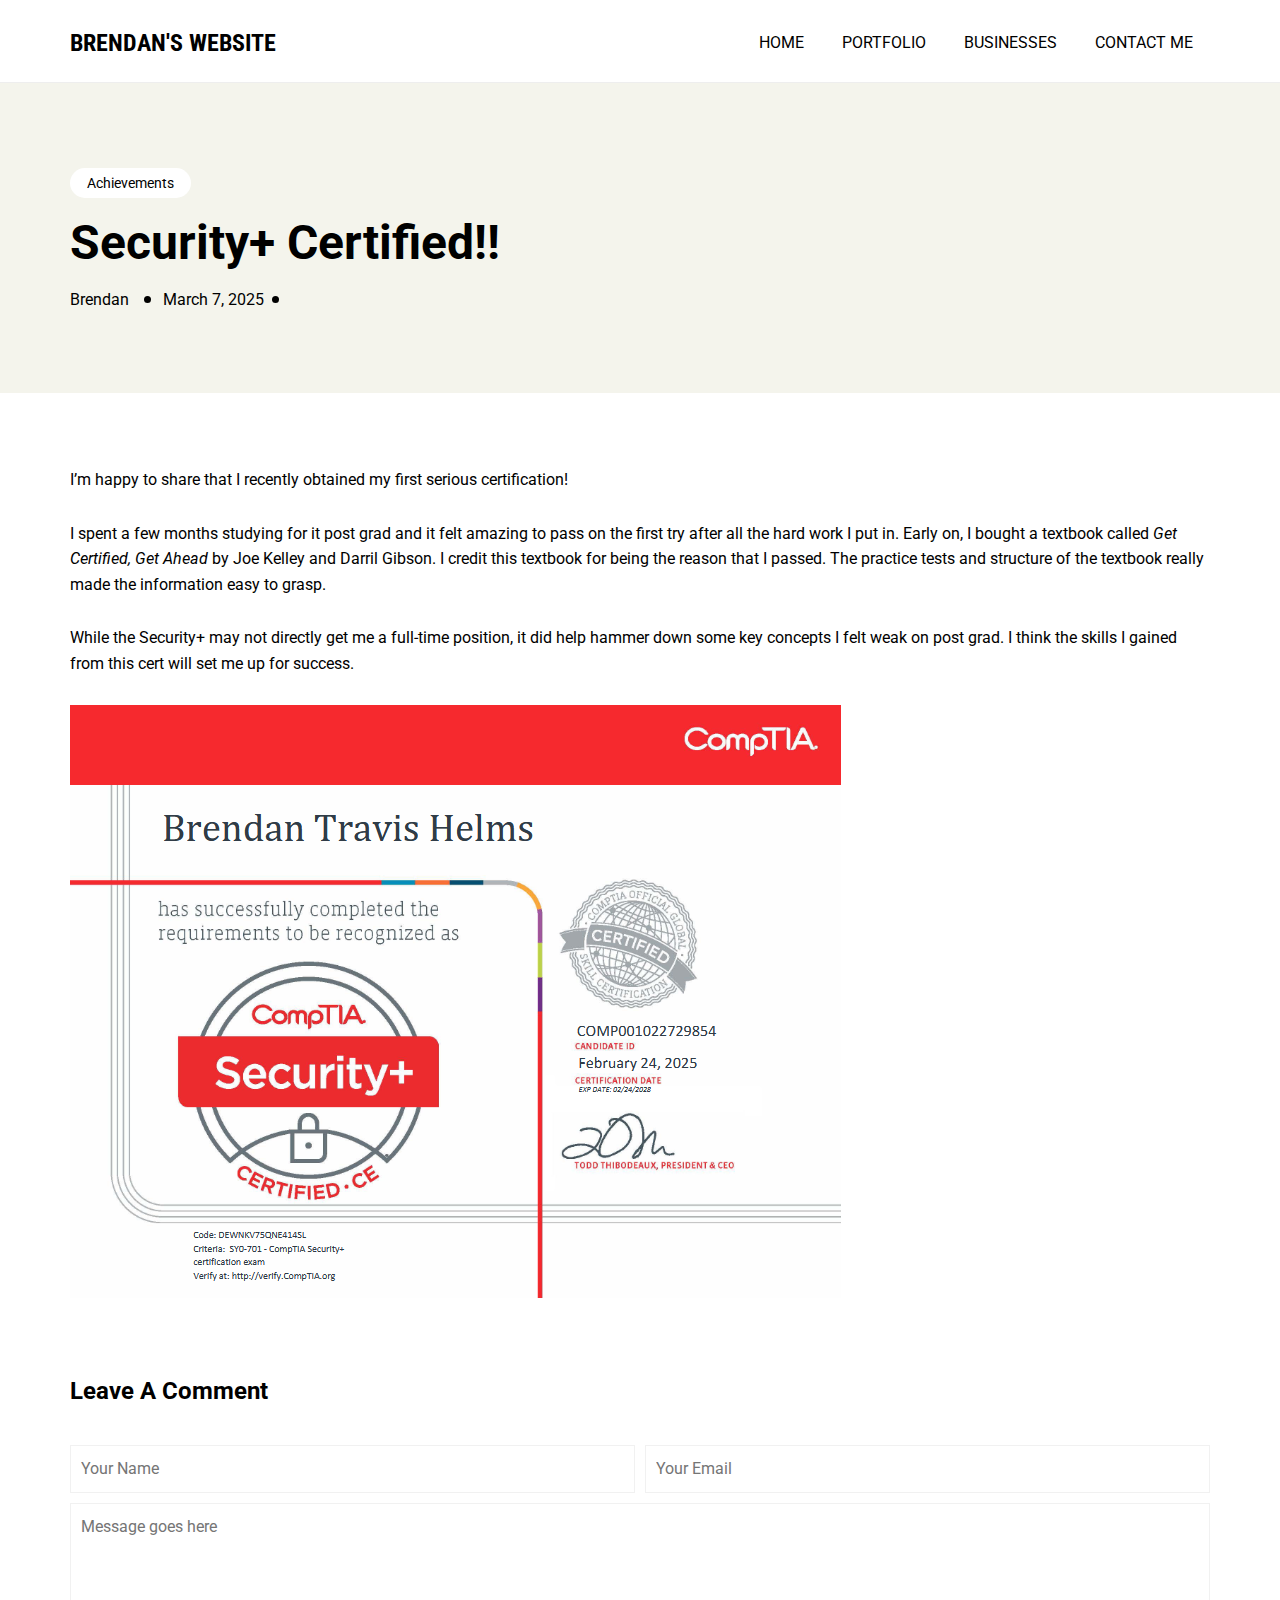
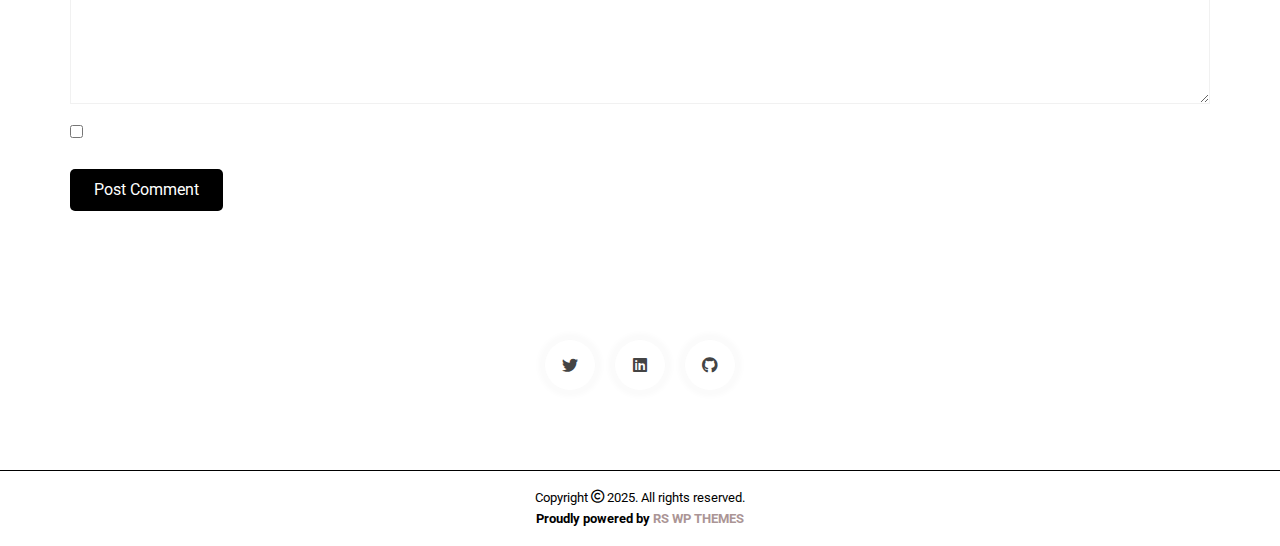
<file: security-certified/index.html>
<!DOCTYPE html>
<html lang="en-US">
<head itemscope itemtype="http://schema.org/WebSite">
	<meta charset="UTF-8">
	<meta name="viewport" content="width=device-width, initial-scale=1">
	<link rel="profile" href="http://gmpg.org/xfn/11">
	<title>Security+ Certified!! &#8211; Brendan&#039;s Website</title>
<meta name="robots" content="max-image-preview:large">
	<style>img:is([sizes="auto" i], [sizes^="auto," i]) { contain-intrinsic-size: 3000px 1500px }</style>
	<link rel="alternate" type="application/rss+xml" title="Brendan&#039;s Website &raquo; Feed" href="./../feed/index.html">
<link rel="alternate" type="application/rss+xml" title="Brendan&#039;s Website &raquo; Comments Feed" href="./../comments/feed/index.html">
<link rel="alternate" type="application/rss+xml" title="Brendan&#039;s Website &raquo; Security+ Certified!! Comments Feed" href="./feed/index.html">
<script type="text/javascript">
/* <![CDATA[ */
window._wpemojiSettings = {"baseUrl":"https:\/\/s.w.org\/images\/core\/emoji\/15.0.3\/72x72\/","ext":".png","svgUrl":"https:\/\/s.w.org\/images\/core\/emoji\/15.0.3\/svg\/","svgExt":".svg","source":{"concatemoji":".\/\/wp-includes\/js\/wp-emoji-release.min.js?ver=6.7.2"}};
/*! This file is auto-generated */
!function(i,n){var o,s,e;function c(e){try{var t={supportTests:e,timestamp:(new Date).valueOf()};sessionStorage.setItem(o,JSON.stringify(t))}catch(e){}}function p(e,t,n){e.clearRect(0,0,e.canvas.width,e.canvas.height),e.fillText(t,0,0);var t=new Uint32Array(e.getImageData(0,0,e.canvas.width,e.canvas.height).data),r=(e.clearRect(0,0,e.canvas.width,e.canvas.height),e.fillText(n,0,0),new Uint32Array(e.getImageData(0,0,e.canvas.width,e.canvas.height).data));return t.every(function(e,t){return e===r[t]})}function u(e,t,n){switch(t){case"flag":return n(e,"🏳️‍⚧️","🏳️​⚧️")?!1:!n(e,"🇺🇳","🇺​🇳")&&!n(e,"🏴󠁧󠁢󠁥󠁮󠁧󠁿","🏴​󠁧​󠁢​󠁥​󠁮​󠁧​󠁿");case"emoji":return!n(e,"🐦‍⬛","🐦​⬛")}return!1}function f(e,t,n){var r="undefined"!=typeof WorkerGlobalScope&&self instanceof WorkerGlobalScope?new OffscreenCanvas(300,150):i.createElement("canvas"),a=r.getContext("2d",{willReadFrequently:!0}),o=(a.textBaseline="top",a.font="600 32px Arial",{});return e.forEach(function(e){o[e]=t(a,e,n)}),o}function t(e){var t=i.createElement("script");t.src=e,t.defer=!0,i.head.appendChild(t)}"undefined"!=typeof Promise&&(o="wpEmojiSettingsSupports",s=["flag","emoji"],n.supports={everything:!0,everythingExceptFlag:!0},e=new Promise(function(e){i.addEventListener("DOMContentLoaded",e,{once:!0})}),new Promise(function(t){var n=function(){try{var e=JSON.parse(sessionStorage.getItem(o));if("object"==typeof e&&"number"==typeof e.timestamp&&(new Date).valueOf()<e.timestamp+604800&&"object"==typeof e.supportTests)return e.supportTests}catch(e){}return null}();if(!n){if("undefined"!=typeof Worker&&"undefined"!=typeof OffscreenCanvas&&"undefined"!=typeof URL&&URL.createObjectURL&&"undefined"!=typeof Blob)try{var e="postMessage("+f.toString()+"("+[JSON.stringify(s),u.toString(),p.toString()].join(",")+"));",r=new Blob([e],{type:"text/javascript"}),a=new Worker(URL.createObjectURL(r),{name:"wpTestEmojiSupports"});return void(a.onmessage=function(e){c(n=e.data),a.terminate(),t(n)})}catch(e){}c(n=f(s,u,p))}t(n)}).then(function(e){for(var t in e)n.supports[t]=e[t],n.supports.everything=n.supports.everything&&n.supports[t],"flag"!==t&&(n.supports.everythingExceptFlag=n.supports.everythingExceptFlag&&n.supports[t]);n.supports.everythingExceptFlag=n.supports.everythingExceptFlag&&!n.supports.flag,n.DOMReady=!1,n.readyCallback=function(){n.DOMReady=!0}}).then(function(){return e}).then(function(){var e;n.supports.everything||(n.readyCallback(),(e=n.source||{}).concatemoji?t(e.concatemoji):e.wpemoji&&e.twemoji&&(t(e.twemoji),t(e.wpemoji)))}))}((window,document),window._wpemojiSettings);
/* ]]> */
</script>
<style id="wp-emoji-styles-inline-css" type="text/css">img.wp-smiley, img.emoji {
		display: inline !important;
		border: none !important;
		box-shadow: none !important;
		height: 1em !important;
		width: 1em !important;
		margin: 0 0.07em !important;
		vertical-align: -0.1em !important;
		background: none !important;
		padding: 0 !important;
	}</style>
<link rel="stylesheet" id="wp-block-library-css" href="./../wp-includes/css/dist/block-library/style.min.css?ver=6.7.2" type="text/css" media="all">
<style id="wp-block-library-theme-inline-css" type="text/css">.wp-block-audio :where(figcaption){color:#555;font-size:13px;text-align:center}.is-dark-theme .wp-block-audio :where(figcaption){color:#ffffffa6}.wp-block-audio{margin:0 0 1em}.wp-block-code{border:1px solid #ccc;border-radius:4px;font-family:Menlo,Consolas,monaco,monospace;padding:.8em 1em}.wp-block-embed :where(figcaption){color:#555;font-size:13px;text-align:center}.is-dark-theme .wp-block-embed :where(figcaption){color:#ffffffa6}.wp-block-embed{margin:0 0 1em}.blocks-gallery-caption{color:#555;font-size:13px;text-align:center}.is-dark-theme .blocks-gallery-caption{color:#ffffffa6}:root :where(.wp-block-image figcaption){color:#555;font-size:13px;text-align:center}.is-dark-theme :root :where(.wp-block-image figcaption){color:#ffffffa6}.wp-block-image{margin:0 0 1em}.wp-block-pullquote{border-bottom:4px solid;border-top:4px solid;color:currentColor;margin-bottom:1.75em}.wp-block-pullquote cite,.wp-block-pullquote footer,.wp-block-pullquote__citation{color:currentColor;font-size:.8125em;font-style:normal;text-transform:uppercase}.wp-block-quote{border-left:.25em solid;margin:0 0 1.75em;padding-left:1em}.wp-block-quote cite,.wp-block-quote footer{color:currentColor;font-size:.8125em;font-style:normal;position:relative}.wp-block-quote:where(.has-text-align-right){border-left:none;border-right:.25em solid;padding-left:0;padding-right:1em}.wp-block-quote:where(.has-text-align-center){border:none;padding-left:0}.wp-block-quote.is-large,.wp-block-quote.is-style-large,.wp-block-quote:where(.is-style-plain){border:none}.wp-block-search .wp-block-search__label{font-weight:700}.wp-block-search__button{border:1px solid #ccc;padding:.375em .625em}:where(.wp-block-group.has-background){padding:1.25em 2.375em}.wp-block-separator.has-css-opacity{opacity:.4}.wp-block-separator{border:none;border-bottom:2px solid;margin-left:auto;margin-right:auto}.wp-block-separator.has-alpha-channel-opacity{opacity:1}.wp-block-separator:not(.is-style-wide):not(.is-style-dots){width:100px}.wp-block-separator.has-background:not(.is-style-dots){border-bottom:none;height:1px}.wp-block-separator.has-background:not(.is-style-wide):not(.is-style-dots){height:2px}.wp-block-table{margin:0 0 1em}.wp-block-table td,.wp-block-table th{word-break:normal}.wp-block-table :where(figcaption){color:#555;font-size:13px;text-align:center}.is-dark-theme .wp-block-table :where(figcaption){color:#ffffffa6}.wp-block-video :where(figcaption){color:#555;font-size:13px;text-align:center}.is-dark-theme .wp-block-video :where(figcaption){color:#ffffffa6}.wp-block-video{margin:0 0 1em}:root :where(.wp-block-template-part.has-background){margin-bottom:0;margin-top:0;padding:1.25em 2.375em}</style>
<style id="classic-theme-styles-inline-css" type="text/css">/*! This file is auto-generated */
.wp-block-button__link{color:#fff;background-color:#32373c;border-radius:9999px;box-shadow:none;text-decoration:none;padding:calc(.667em + 2px) calc(1.333em + 2px);font-size:1.125em}.wp-block-file__button{background:#32373c;color:#fff;text-decoration:none}</style>
<style id="global-styles-inline-css" type="text/css">:root{--wp--preset--aspect-ratio--square: 1;--wp--preset--aspect-ratio--4-3: 4/3;--wp--preset--aspect-ratio--3-4: 3/4;--wp--preset--aspect-ratio--3-2: 3/2;--wp--preset--aspect-ratio--2-3: 2/3;--wp--preset--aspect-ratio--16-9: 16/9;--wp--preset--aspect-ratio--9-16: 9/16;--wp--preset--color--black: #000000;--wp--preset--color--cyan-bluish-gray: #abb8c3;--wp--preset--color--white: #ffffff;--wp--preset--color--pale-pink: #f78da7;--wp--preset--color--vivid-red: #cf2e2e;--wp--preset--color--luminous-vivid-orange: #ff6900;--wp--preset--color--luminous-vivid-amber: #fcb900;--wp--preset--color--light-green-cyan: #7bdcb5;--wp--preset--color--vivid-green-cyan: #00d084;--wp--preset--color--pale-cyan-blue: #8ed1fc;--wp--preset--color--vivid-cyan-blue: #0693e3;--wp--preset--color--vivid-purple: #9b51e0;--wp--preset--gradient--vivid-cyan-blue-to-vivid-purple: linear-gradient(135deg,rgba(6,147,227,1) 0%,rgb(155,81,224) 100%);--wp--preset--gradient--light-green-cyan-to-vivid-green-cyan: linear-gradient(135deg,rgb(122,220,180) 0%,rgb(0,208,130) 100%);--wp--preset--gradient--luminous-vivid-amber-to-luminous-vivid-orange: linear-gradient(135deg,rgba(252,185,0,1) 0%,rgba(255,105,0,1) 100%);--wp--preset--gradient--luminous-vivid-orange-to-vivid-red: linear-gradient(135deg,rgba(255,105,0,1) 0%,rgb(207,46,46) 100%);--wp--preset--gradient--very-light-gray-to-cyan-bluish-gray: linear-gradient(135deg,rgb(238,238,238) 0%,rgb(169,184,195) 100%);--wp--preset--gradient--cool-to-warm-spectrum: linear-gradient(135deg,rgb(74,234,220) 0%,rgb(151,120,209) 20%,rgb(207,42,186) 40%,rgb(238,44,130) 60%,rgb(251,105,98) 80%,rgb(254,248,76) 100%);--wp--preset--gradient--blush-light-purple: linear-gradient(135deg,rgb(255,206,236) 0%,rgb(152,150,240) 100%);--wp--preset--gradient--blush-bordeaux: linear-gradient(135deg,rgb(254,205,165) 0%,rgb(254,45,45) 50%,rgb(107,0,62) 100%);--wp--preset--gradient--luminous-dusk: linear-gradient(135deg,rgb(255,203,112) 0%,rgb(199,81,192) 50%,rgb(65,88,208) 100%);--wp--preset--gradient--pale-ocean: linear-gradient(135deg,rgb(255,245,203) 0%,rgb(182,227,212) 50%,rgb(51,167,181) 100%);--wp--preset--gradient--electric-grass: linear-gradient(135deg,rgb(202,248,128) 0%,rgb(113,206,126) 100%);--wp--preset--gradient--midnight: linear-gradient(135deg,rgb(2,3,129) 0%,rgb(40,116,252) 100%);--wp--preset--font-size--small: 13px;--wp--preset--font-size--medium: 20px;--wp--preset--font-size--large: 36px;--wp--preset--font-size--x-large: 42px;--wp--preset--spacing--20: 0.44rem;--wp--preset--spacing--30: 0.67rem;--wp--preset--spacing--40: 1rem;--wp--preset--spacing--50: 1.5rem;--wp--preset--spacing--60: 2.25rem;--wp--preset--spacing--70: 3.38rem;--wp--preset--spacing--80: 5.06rem;--wp--preset--shadow--natural: 6px 6px 9px rgba(0, 0, 0, 0.2);--wp--preset--shadow--deep: 12px 12px 50px rgba(0, 0, 0, 0.4);--wp--preset--shadow--sharp: 6px 6px 0px rgba(0, 0, 0, 0.2);--wp--preset--shadow--outlined: 6px 6px 0px -3px rgba(255, 255, 255, 1), 6px 6px rgba(0, 0, 0, 1);--wp--preset--shadow--crisp: 6px 6px 0px rgba(0, 0, 0, 1);}:where(.is-layout-flex){gap: 0.5em;}:where(.is-layout-grid){gap: 0.5em;}body .is-layout-flex{display: flex;}.is-layout-flex{flex-wrap: wrap;align-items: center;}.is-layout-flex > :is(*, div){margin: 0;}body .is-layout-grid{display: grid;}.is-layout-grid > :is(*, div){margin: 0;}:where(.wp-block-columns.is-layout-flex){gap: 2em;}:where(.wp-block-columns.is-layout-grid){gap: 2em;}:where(.wp-block-post-template.is-layout-flex){gap: 1.25em;}:where(.wp-block-post-template.is-layout-grid){gap: 1.25em;}.has-black-color{color: var(--wp--preset--color--black) !important;}.has-cyan-bluish-gray-color{color: var(--wp--preset--color--cyan-bluish-gray) !important;}.has-white-color{color: var(--wp--preset--color--white) !important;}.has-pale-pink-color{color: var(--wp--preset--color--pale-pink) !important;}.has-vivid-red-color{color: var(--wp--preset--color--vivid-red) !important;}.has-luminous-vivid-orange-color{color: var(--wp--preset--color--luminous-vivid-orange) !important;}.has-luminous-vivid-amber-color{color: var(--wp--preset--color--luminous-vivid-amber) !important;}.has-light-green-cyan-color{color: var(--wp--preset--color--light-green-cyan) !important;}.has-vivid-green-cyan-color{color: var(--wp--preset--color--vivid-green-cyan) !important;}.has-pale-cyan-blue-color{color: var(--wp--preset--color--pale-cyan-blue) !important;}.has-vivid-cyan-blue-color{color: var(--wp--preset--color--vivid-cyan-blue) !important;}.has-vivid-purple-color{color: var(--wp--preset--color--vivid-purple) !important;}.has-black-background-color{background-color: var(--wp--preset--color--black) !important;}.has-cyan-bluish-gray-background-color{background-color: var(--wp--preset--color--cyan-bluish-gray) !important;}.has-white-background-color{background-color: var(--wp--preset--color--white) !important;}.has-pale-pink-background-color{background-color: var(--wp--preset--color--pale-pink) !important;}.has-vivid-red-background-color{background-color: var(--wp--preset--color--vivid-red) !important;}.has-luminous-vivid-orange-background-color{background-color: var(--wp--preset--color--luminous-vivid-orange) !important;}.has-luminous-vivid-amber-background-color{background-color: var(--wp--preset--color--luminous-vivid-amber) !important;}.has-light-green-cyan-background-color{background-color: var(--wp--preset--color--light-green-cyan) !important;}.has-vivid-green-cyan-background-color{background-color: var(--wp--preset--color--vivid-green-cyan) !important;}.has-pale-cyan-blue-background-color{background-color: var(--wp--preset--color--pale-cyan-blue) !important;}.has-vivid-cyan-blue-background-color{background-color: var(--wp--preset--color--vivid-cyan-blue) !important;}.has-vivid-purple-background-color{background-color: var(--wp--preset--color--vivid-purple) !important;}.has-black-border-color{border-color: var(--wp--preset--color--black) !important;}.has-cyan-bluish-gray-border-color{border-color: var(--wp--preset--color--cyan-bluish-gray) !important;}.has-white-border-color{border-color: var(--wp--preset--color--white) !important;}.has-pale-pink-border-color{border-color: var(--wp--preset--color--pale-pink) !important;}.has-vivid-red-border-color{border-color: var(--wp--preset--color--vivid-red) !important;}.has-luminous-vivid-orange-border-color{border-color: var(--wp--preset--color--luminous-vivid-orange) !important;}.has-luminous-vivid-amber-border-color{border-color: var(--wp--preset--color--luminous-vivid-amber) !important;}.has-light-green-cyan-border-color{border-color: var(--wp--preset--color--light-green-cyan) !important;}.has-vivid-green-cyan-border-color{border-color: var(--wp--preset--color--vivid-green-cyan) !important;}.has-pale-cyan-blue-border-color{border-color: var(--wp--preset--color--pale-cyan-blue) !important;}.has-vivid-cyan-blue-border-color{border-color: var(--wp--preset--color--vivid-cyan-blue) !important;}.has-vivid-purple-border-color{border-color: var(--wp--preset--color--vivid-purple) !important;}.has-vivid-cyan-blue-to-vivid-purple-gradient-background{background: var(--wp--preset--gradient--vivid-cyan-blue-to-vivid-purple) !important;}.has-light-green-cyan-to-vivid-green-cyan-gradient-background{background: var(--wp--preset--gradient--light-green-cyan-to-vivid-green-cyan) !important;}.has-luminous-vivid-amber-to-luminous-vivid-orange-gradient-background{background: var(--wp--preset--gradient--luminous-vivid-amber-to-luminous-vivid-orange) !important;}.has-luminous-vivid-orange-to-vivid-red-gradient-background{background: var(--wp--preset--gradient--luminous-vivid-orange-to-vivid-red) !important;}.has-very-light-gray-to-cyan-bluish-gray-gradient-background{background: var(--wp--preset--gradient--very-light-gray-to-cyan-bluish-gray) !important;}.has-cool-to-warm-spectrum-gradient-background{background: var(--wp--preset--gradient--cool-to-warm-spectrum) !important;}.has-blush-light-purple-gradient-background{background: var(--wp--preset--gradient--blush-light-purple) !important;}.has-blush-bordeaux-gradient-background{background: var(--wp--preset--gradient--blush-bordeaux) !important;}.has-luminous-dusk-gradient-background{background: var(--wp--preset--gradient--luminous-dusk) !important;}.has-pale-ocean-gradient-background{background: var(--wp--preset--gradient--pale-ocean) !important;}.has-electric-grass-gradient-background{background: var(--wp--preset--gradient--electric-grass) !important;}.has-midnight-gradient-background{background: var(--wp--preset--gradient--midnight) !important;}.has-small-font-size{font-size: var(--wp--preset--font-size--small) !important;}.has-medium-font-size{font-size: var(--wp--preset--font-size--medium) !important;}.has-large-font-size{font-size: var(--wp--preset--font-size--large) !important;}.has-x-large-font-size{font-size: var(--wp--preset--font-size--x-large) !important;}
:where(.wp-block-post-template.is-layout-flex){gap: 1.25em;}:where(.wp-block-post-template.is-layout-grid){gap: 1.25em;}
:where(.wp-block-columns.is-layout-flex){gap: 2em;}:where(.wp-block-columns.is-layout-grid){gap: 2em;}
:root :where(.wp-block-pullquote){font-size: 1.5em;line-height: 1.6;}</style>
<link rel="stylesheet" id="author-personal-blog-style-css" href="./../wp-content/themes/author-personal-blog/style.css?ver=6.7.2" type="text/css" media="all">
<link rel="stylesheet" id="bootstrap-grid-css" href="./../wp-content/themes/author-personal-blog/assets/css/bootstrap-grid.css?ver=6.7.2" type="text/css" media="all">
<link rel="stylesheet" id="rswpthemes-icons-css" href="./../wp-content/themes/author-personal-blog/assets/icons/icons.css?ver=6.7.2" type="text/css" media="all">
<link rel="stylesheet" id="block-style-css" href="./../wp-content/themes/author-personal-blog/assets/blocks-style/block-styles.css?ver=6.7.2" type="text/css" media="all">
<script type="text/javascript" src="./../wp-includes/js/jquery/jquery.min.js?ver=3.7.1" id="jquery-core-js"></script>
<script type="text/javascript" src="./../wp-includes/js/jquery/jquery-migrate.min.js?ver=3.4.1" id="jquery-migrate-js"></script>
<link rel="https://api.w.org/" href="./../wp-json/index.html">
<link rel="alternate" title="JSON" type="application/json" href="./../wp-json/wp/v2/posts/22/index.html">
<link rel="EditURI" type="application/rsd+xml" title="RSD" href="./../xmlrpc.php?rsd">
<meta name="generator" content="WordPress 6.7.2">
<link rel="canonical" href="./index.html">
<link rel="shortlink" href="./../index.html?p=22">
<link rel="alternate" title="oEmbed (JSON)" type="application/json+oembed" href="./../wp-json/oembed/1.0/embed/index.html?url=http%3A%2F%2F%2Fsecurity-certified%2F">
<link rel="alternate" title="oEmbed (XML)" type="text/xml+oembed" href="./../wp-json/oembed/1.0/embed/index.html?url=http%3A%2F%2F%2Fsecurity-certified%2F#038;format=xml">
<link rel="pingback" href="./../xmlrpc.php">
<style id="kirki-inline-styles">.site-branding .site-title{font-family:Roboto Condensed;font-size:1.5rem;font-weight:700;letter-spacing:px;}.site-branding p.site-description{font-family:Roboto;font-size:1rem;font-weight:400;letter-spacing:0px;line-height:1.6;text-transform:none;color:#000000;}.about-section-area{background:#000000;background-color:#000000;}.about-section-content h2{color:#ffffff;}.about-section-content h4{color:#ffffff;}.about-section-content .author-short-text{color:#ffffff;}.about-section-content .author-short-text a{color:#ffffff;}.about-section-social-links .social-link a{background-color:#ffffff;color:#000000;}.about-section-social-links .social-link a:hover, .about-section-social-links .social-link a:active{background-color:#a1a1a1;color:#000000;}section.page-header-area{background:#000000;background-color:#000000;background-position:left top;-webkit-background-size:cover;-moz-background-size:cover;-ms-background-size:cover;-o-background-size:cover;background-size:cover;}section.page-header-area h1{font-family:Roboto;text-align:left;text-transform:none;color:#ffffff;}.single-post-header-area{background-color:#f4f4ec;}.author-personal-blog-standard-post__overlay-category span.cat-links a, .widget .tagcloud a, blockquote.wp-block-quote.is-style-red-qoute, .scrooltotop a:hover, .discover-me-button a, .woocommerce .woocommerce-pagination .page-numbers li a, .woocommerce .woocommerce-pagination .page-numbers li span, .woocommerce ul.products li.product .onsale, .woocommerce span.onsale, .woocommerce #respond input#submit.alt, .woocommerce a.button.alt, .woocommerce button.button.alt, .woocommerce input.button.alt, .woocommerce table.shop_table tr td.product-remove a, .woocommerce-info, .woocommerce-noreviews, p.no-comments, .author-personal-blog-single-page .entry-footer a,nav.woocommerce-MyAccount-navigation ul li a, .rs-wp-themes-cookies-banner-area .cookies_accept_button, .widget_search button, aside.widget-area .widget .widget-title:before, .pagination li.page-item a, .pagination li.page-item span, .author-personal-blog-standard-post__overlay-content.no-post-thumbnail .author-personal-blog-standard-post__overlay-category span.cat-links a, .author-personal-blog-standard-post__overlay-content.no-post-thumbnail .author-personal-blog-standard-post__post-meta span.cat-links a, .author-personal-blog-standard-post__overlay-category span.cat-links a:hover, .widget .tagcloud a:hover, .discover-me-button a:hover, .author-personal-blog-standard-post__post-meta span.cat-links a:hover, .author-personal-blog-standard-post__overlay-content.no-post-thumbnail .author-personal-blog-standard-post__blog-meta>span i.dote, .scrooltotop a, .about-section-social-links a:hover, .about-section-social-links a:focus, .about-section-social-links a:hover, .about-section-social-links a:active,.author-personal-blog-standard-post__post-meta-single .posted-on:before, .author-personal-blog-standard-post__post-meta-single .posted-on:after, form#commentform p.form-submit button.btn-primary, .footer-social-links .social-link a:hover, .woocommerce ul.products li.product .button:hover, .author-personal-blog-standard-post .author-personal-blog-standard-post__full-summery .wp-block-post-terms a, nav.wp-block-query-pagination .wp-block-query-pagination-numbers > span, nav.wp-block-query-pagination .wp-block-query-pagination-numbers > a, nav.wp-block-query-pagination a.wp-block-query-pagination-next, nav.wp-block-query-pagination a.wp-block-query-pagination-prev, .author-personal-blog-standard-post .author-personal-blog-standard-post__full-summery .wp-block-post-navigation-link a, .author-personal-blog-standard-post__full-summery .page-links a{background-color:#000000;}#cssmenu ul ul li:first-child{border-top-color:#000000;}.author-personal-blog-standard-post__full-summery blockquote{border-left-color:#000000;}.author-personal-blog-standard-post__full-summery blockquote.has-text-align-right{border-right-color:#000000;}.widget_search button{border-color:#000000;}.widget-area .widget.widget_rss a.rsswidget, .widget ul li a:hover, .widget ul li a:visited, .widget ul li a:focus, .widget ul li a:active, .widget ol li a:hover, .widget ol li a:visited, .widget ol li a:focus, .widget ol li a:active, .author-personal-blog-standard-post .author-personal-blog-standard-post__full-summery a:hover, a:hover, a:focus, a:active, span.opacity-none:before, header.archive-page-header span, .woocommerce ul.products li.product .price, .woocommerce div.product p.price, .woocommerce div.product span.price, .woocommerce .product_meta > * a, .woocommerce-account .woocommerce-MyAccount-content a, .author-personal-blog-standard-post_post-meta .tags-links a:hover, .post-details-page .author-personal-blog-standard-post__blog-meta .fa, .books-loop-item .loop-book-content-wrapper .book-price, .about-section-social-links a, #cssmenu>ul>li:hover>a{color:#1e73be;}.author-personal-blog-standard-post__blog-meta>span.posted-on i.line{background-color:#1e73be;}footer.site-footer, .site-copyright{background-color:#ffffff;}.footer-content .widget h2.widget-title.footer-title{color:#000000;}.footer-content .widget h2.widget-title.footer-title:before{background-color:#000000;}.site-copyright{border-color:#000000;color:#000000;}.blog-section-title-wrapper .section-title-inner:before{border-color:rgba(0, 0, 0, 0.3);}.blog-section-title-wrapper .section-title-inner:after{border-color:rgba(0, 0, 0, 0.3);}.author-personal-blog-standard-post__post-title h2 a{font-family:Roboto;font-size:1.5rem;font-weight:700;letter-spacing:0px;line-height:1.4;text-transform:none;color:#ffffff;}body{color:#ffffff;}h1{font-family:Roboto;font-size:2.5rem;font-weight:700;letter-spacing:0px;line-height:1.6;text-align:left;text-transform:none;color:#000000;}h2{font-family:Roboto;font-size:2rem;font-weight:700;letter-spacing:0px;line-height:1.6;text-align:left;text-transform:none;color:#000000;}h3{font-family:Roboto;font-size:1.75rem;font-weight:700;letter-spacing:0px;line-height:1.6;text-align:left;text-transform:none;color:#000000;}h4{font-family:Roboto;font-size:1.5rem;font-weight:700;letter-spacing:0px;line-height:1.6;text-align:left;text-transform:none;color:#000000;}h5{font-family:Roboto;font-size:1.25rem;font-weight:700;letter-spacing:0px;line-height:1.6;text-align:left;text-transform:none;color:#000000;}h6{font-family:Roboto;font-size:1rem;font-weight:700;letter-spacing:0px;line-height:1.6;text-align:left;text-transform:none;color:#000000;}aside.widget-area .widget .widget-title,aside.widget-area .widget .widgettitle{font-family:Roboto;font-size:1.3rem;font-weight:700;letter-spacing:0px;line-height:1.6;text-align:left;text-transform:none;color:#000000;}.subscribe-form-area{background-color:#f4f4ec;}.subscribe-form-wrapper .mc4wp-form-fields input[type="submit"]{background-color:#fb4747;border-color:#fb4747;color:#ffffff;}.subscribe-form-wrapper .mc4wp-form-fields input[type="email"]{background-color:#ffffff;color:#000000;}.subscribe-form-wrapper .mc4wp-form-fields input[type="email"]::placeholder{color:#000000;}.subscribe-form-wrapper .mc4wp-form-fields input[type="email"]::-webkit-input-placeholder{color:#000000;}.subscribe-form-wrapper .mc4wp-form-fields input[type="email"]::-moz-placeholder{color:#000000;}.subscribe-form-wrapper .mc4wp-form-fields input[type="email"]:-ms-input-placeholder{color:#000000;}.subscribe-form-wrapper .mc4wp-form-fields input[type="email"]::-ms-input-placeholder{color:#000000;}.subscribe-form-wrapper .subscribe-form-title h2{font-family:Roboto;font-size:2.5rem;font-weight:700;letter-spacing:0px;line-height:1.4;text-align:center;text-transform:none;color:#000000;}.footer-menu ul.menu li a{color:#000000;}.footer-menu ul.menu li a:hover{color:#ffffff;}.site-copyright-text{color:#000000;}/* cyrillic-ext */
@font-face {
  font-family: 'Roboto Condensed';
  font-style: normal;
  font-weight: 700;
  font-display: swap;
  src: url(./../wp-content/fonts/roboto-condensed/ieVo2ZhZI2eCN5jzbjEETS9weq8-_d6T_POl0fRJeyVVpcBD5XxxKA.woff2) format('woff2');
  unicode-range: U+0460-052F, U+1C80-1C8A, U+20B4, U+2DE0-2DFF, U+A640-A69F, U+FE2E-FE2F;
}
/* cyrillic */
@font-face {
  font-family: 'Roboto Condensed';
  font-style: normal;
  font-weight: 700;
  font-display: swap;
  src: url(./../wp-content/fonts/roboto-condensed/ieVo2ZhZI2eCN5jzbjEETS9weq8-_d6T_POl0fRJeyVVpcBK5XxxKA.woff2) format('woff2');
  unicode-range: U+0301, U+0400-045F, U+0490-0491, U+04B0-04B1, U+2116;
}
/* greek-ext */
@font-face {
  font-family: 'Roboto Condensed';
  font-style: normal;
  font-weight: 700;
  font-display: swap;
  src: url(./../wp-content/fonts/roboto-condensed/ieVo2ZhZI2eCN5jzbjEETS9weq8-_d6T_POl0fRJeyVVpcBC5XxxKA.woff2) format('woff2');
  unicode-range: U+1F00-1FFF;
}
/* greek */
@font-face {
  font-family: 'Roboto Condensed';
  font-style: normal;
  font-weight: 700;
  font-display: swap;
  src: url(./../wp-content/fonts/roboto-condensed/ieVo2ZhZI2eCN5jzbjEETS9weq8-_d6T_POl0fRJeyVVpcBN5XxxKA.woff2) format('woff2');
  unicode-range: U+0370-0377, U+037A-037F, U+0384-038A, U+038C, U+038E-03A1, U+03A3-03FF;
}
/* vietnamese */
@font-face {
  font-family: 'Roboto Condensed';
  font-style: normal;
  font-weight: 700;
  font-display: swap;
  src: url(./../wp-content/fonts/roboto-condensed/ieVo2ZhZI2eCN5jzbjEETS9weq8-_d6T_POl0fRJeyVVpcBB5XxxKA.woff2) format('woff2');
  unicode-range: U+0102-0103, U+0110-0111, U+0128-0129, U+0168-0169, U+01A0-01A1, U+01AF-01B0, U+0300-0301, U+0303-0304, U+0308-0309, U+0323, U+0329, U+1EA0-1EF9, U+20AB;
}
/* latin-ext */
@font-face {
  font-family: 'Roboto Condensed';
  font-style: normal;
  font-weight: 700;
  font-display: swap;
  src: url(./../wp-content/fonts/roboto-condensed/ieVo2ZhZI2eCN5jzbjEETS9weq8-_d6T_POl0fRJeyVVpcBA5XxxKA.woff2) format('woff2');
  unicode-range: U+0100-02BA, U+02BD-02C5, U+02C7-02CC, U+02CE-02D7, U+02DD-02FF, U+0304, U+0308, U+0329, U+1D00-1DBF, U+1E00-1E9F, U+1EF2-1EFF, U+2020, U+20A0-20AB, U+20AD-20C0, U+2113, U+2C60-2C7F, U+A720-A7FF;
}
/* latin */
@font-face {
  font-family: 'Roboto Condensed';
  font-style: normal;
  font-weight: 700;
  font-display: swap;
  src: url(./../wp-content/fonts/roboto-condensed/ieVo2ZhZI2eCN5jzbjEETS9weq8-_d6T_POl0fRJeyVVpcBO5Xw.woff2) format('woff2');
  unicode-range: U+0000-00FF, U+0131, U+0152-0153, U+02BB-02BC, U+02C6, U+02DA, U+02DC, U+0304, U+0308, U+0329, U+2000-206F, U+20AC, U+2122, U+2191, U+2193, U+2212, U+2215, U+FEFF, U+FFFD;
}/* cyrillic-ext */
@font-face {
  font-family: 'Roboto';
  font-style: normal;
  font-weight: 400;
  font-stretch: 100%;
  font-display: swap;
  src: url(./../wp-content/fonts/roboto/KFO7CnqEu92Fr1ME7kSn66aGLdTylUAMa3GUBGEe.woff2) format('woff2');
  unicode-range: U+0460-052F, U+1C80-1C8A, U+20B4, U+2DE0-2DFF, U+A640-A69F, U+FE2E-FE2F;
}
/* cyrillic */
@font-face {
  font-family: 'Roboto';
  font-style: normal;
  font-weight: 400;
  font-stretch: 100%;
  font-display: swap;
  src: url(./../wp-content/fonts/roboto/KFO7CnqEu92Fr1ME7kSn66aGLdTylUAMa3iUBGEe.woff2) format('woff2');
  unicode-range: U+0301, U+0400-045F, U+0490-0491, U+04B0-04B1, U+2116;
}
/* greek-ext */
@font-face {
  font-family: 'Roboto';
  font-style: normal;
  font-weight: 400;
  font-stretch: 100%;
  font-display: swap;
  src: url(./../wp-content/fonts/roboto/KFO7CnqEu92Fr1ME7kSn66aGLdTylUAMa3CUBGEe.woff2) format('woff2');
  unicode-range: U+1F00-1FFF;
}
/* greek */
@font-face {
  font-family: 'Roboto';
  font-style: normal;
  font-weight: 400;
  font-stretch: 100%;
  font-display: swap;
  src: url(./../wp-content/fonts/roboto/KFO7CnqEu92Fr1ME7kSn66aGLdTylUAMa3-UBGEe.woff2) format('woff2');
  unicode-range: U+0370-0377, U+037A-037F, U+0384-038A, U+038C, U+038E-03A1, U+03A3-03FF;
}
/* math */
@font-face {
  font-family: 'Roboto';
  font-style: normal;
  font-weight: 400;
  font-stretch: 100%;
  font-display: swap;
  src: url(./../wp-content/fonts/roboto/KFO7CnqEu92Fr1ME7kSn66aGLdTylUAMawCUBGEe.woff2) format('woff2');
  unicode-range: U+0302-0303, U+0305, U+0307-0308, U+0310, U+0312, U+0315, U+031A, U+0326-0327, U+032C, U+032F-0330, U+0332-0333, U+0338, U+033A, U+0346, U+034D, U+0391-03A1, U+03A3-03A9, U+03B1-03C9, U+03D1, U+03D5-03D6, U+03F0-03F1, U+03F4-03F5, U+2016-2017, U+2034-2038, U+203C, U+2040, U+2043, U+2047, U+2050, U+2057, U+205F, U+2070-2071, U+2074-208E, U+2090-209C, U+20D0-20DC, U+20E1, U+20E5-20EF, U+2100-2112, U+2114-2115, U+2117-2121, U+2123-214F, U+2190, U+2192, U+2194-21AE, U+21B0-21E5, U+21F1-21F2, U+21F4-2211, U+2213-2214, U+2216-22FF, U+2308-230B, U+2310, U+2319, U+231C-2321, U+2336-237A, U+237C, U+2395, U+239B-23B7, U+23D0, U+23DC-23E1, U+2474-2475, U+25AF, U+25B3, U+25B7, U+25BD, U+25C1, U+25CA, U+25CC, U+25FB, U+266D-266F, U+27C0-27FF, U+2900-2AFF, U+2B0E-2B11, U+2B30-2B4C, U+2BFE, U+3030, U+FF5B, U+FF5D, U+1D400-1D7FF, U+1EE00-1EEFF;
}
/* symbols */
@font-face {
  font-family: 'Roboto';
  font-style: normal;
  font-weight: 400;
  font-stretch: 100%;
  font-display: swap;
  src: url(./../wp-content/fonts/roboto/KFO7CnqEu92Fr1ME7kSn66aGLdTylUAMaxKUBGEe.woff2) format('woff2');
  unicode-range: U+0001-000C, U+000E-001F, U+007F-009F, U+20DD-20E0, U+20E2-20E4, U+2150-218F, U+2190, U+2192, U+2194-2199, U+21AF, U+21E6-21F0, U+21F3, U+2218-2219, U+2299, U+22C4-22C6, U+2300-243F, U+2440-244A, U+2460-24FF, U+25A0-27BF, U+2800-28FF, U+2921-2922, U+2981, U+29BF, U+29EB, U+2B00-2BFF, U+4DC0-4DFF, U+FFF9-FFFB, U+10140-1018E, U+10190-1019C, U+101A0, U+101D0-101FD, U+102E0-102FB, U+10E60-10E7E, U+1D2C0-1D2D3, U+1D2E0-1D37F, U+1F000-1F0FF, U+1F100-1F1AD, U+1F1E6-1F1FF, U+1F30D-1F30F, U+1F315, U+1F31C, U+1F31E, U+1F320-1F32C, U+1F336, U+1F378, U+1F37D, U+1F382, U+1F393-1F39F, U+1F3A7-1F3A8, U+1F3AC-1F3AF, U+1F3C2, U+1F3C4-1F3C6, U+1F3CA-1F3CE, U+1F3D4-1F3E0, U+1F3ED, U+1F3F1-1F3F3, U+1F3F5-1F3F7, U+1F408, U+1F415, U+1F41F, U+1F426, U+1F43F, U+1F441-1F442, U+1F444, U+1F446-1F449, U+1F44C-1F44E, U+1F453, U+1F46A, U+1F47D, U+1F4A3, U+1F4B0, U+1F4B3, U+1F4B9, U+1F4BB, U+1F4BF, U+1F4C8-1F4CB, U+1F4D6, U+1F4DA, U+1F4DF, U+1F4E3-1F4E6, U+1F4EA-1F4ED, U+1F4F7, U+1F4F9-1F4FB, U+1F4FD-1F4FE, U+1F503, U+1F507-1F50B, U+1F50D, U+1F512-1F513, U+1F53E-1F54A, U+1F54F-1F5FA, U+1F610, U+1F650-1F67F, U+1F687, U+1F68D, U+1F691, U+1F694, U+1F698, U+1F6AD, U+1F6B2, U+1F6B9-1F6BA, U+1F6BC, U+1F6C6-1F6CF, U+1F6D3-1F6D7, U+1F6E0-1F6EA, U+1F6F0-1F6F3, U+1F6F7-1F6FC, U+1F700-1F7FF, U+1F800-1F80B, U+1F810-1F847, U+1F850-1F859, U+1F860-1F887, U+1F890-1F8AD, U+1F8B0-1F8BB, U+1F8C0-1F8C1, U+1F900-1F90B, U+1F93B, U+1F946, U+1F984, U+1F996, U+1F9E9, U+1FA00-1FA6F, U+1FA70-1FA7C, U+1FA80-1FA89, U+1FA8F-1FAC6, U+1FACE-1FADC, U+1FADF-1FAE9, U+1FAF0-1FAF8, U+1FB00-1FBFF;
}
/* vietnamese */
@font-face {
  font-family: 'Roboto';
  font-style: normal;
  font-weight: 400;
  font-stretch: 100%;
  font-display: swap;
  src: url(./../wp-content/fonts/roboto/KFO7CnqEu92Fr1ME7kSn66aGLdTylUAMa3OUBGEe.woff2) format('woff2');
  unicode-range: U+0102-0103, U+0110-0111, U+0128-0129, U+0168-0169, U+01A0-01A1, U+01AF-01B0, U+0300-0301, U+0303-0304, U+0308-0309, U+0323, U+0329, U+1EA0-1EF9, U+20AB;
}
/* latin-ext */
@font-face {
  font-family: 'Roboto';
  font-style: normal;
  font-weight: 400;
  font-stretch: 100%;
  font-display: swap;
  src: url(./../wp-content/fonts/roboto/KFO7CnqEu92Fr1ME7kSn66aGLdTylUAMa3KUBGEe.woff2) format('woff2');
  unicode-range: U+0100-02BA, U+02BD-02C5, U+02C7-02CC, U+02CE-02D7, U+02DD-02FF, U+0304, U+0308, U+0329, U+1D00-1DBF, U+1E00-1E9F, U+1EF2-1EFF, U+2020, U+20A0-20AB, U+20AD-20C0, U+2113, U+2C60-2C7F, U+A720-A7FF;
}
/* latin */
@font-face {
  font-family: 'Roboto';
  font-style: normal;
  font-weight: 400;
  font-stretch: 100%;
  font-display: swap;
  src: url(./../wp-content/fonts/roboto/KFO7CnqEu92Fr1ME7kSn66aGLdTylUAMa3yUBA.woff2) format('woff2');
  unicode-range: U+0000-00FF, U+0131, U+0152-0153, U+02BB-02BC, U+02C6, U+02DA, U+02DC, U+0304, U+0308, U+0329, U+2000-206F, U+20AC, U+2122, U+2191, U+2193, U+2212, U+2215, U+FEFF, U+FFFD;
}
/* cyrillic-ext */
@font-face {
  font-family: 'Roboto';
  font-style: normal;
  font-weight: 700;
  font-stretch: 100%;
  font-display: swap;
  src: url(./../wp-content/fonts/roboto/KFO7CnqEu92Fr1ME7kSn66aGLdTylUAMa3GUBGEe.woff2) format('woff2');
  unicode-range: U+0460-052F, U+1C80-1C8A, U+20B4, U+2DE0-2DFF, U+A640-A69F, U+FE2E-FE2F;
}
/* cyrillic */
@font-face {
  font-family: 'Roboto';
  font-style: normal;
  font-weight: 700;
  font-stretch: 100%;
  font-display: swap;
  src: url(./../wp-content/fonts/roboto/KFO7CnqEu92Fr1ME7kSn66aGLdTylUAMa3iUBGEe.woff2) format('woff2');
  unicode-range: U+0301, U+0400-045F, U+0490-0491, U+04B0-04B1, U+2116;
}
/* greek-ext */
@font-face {
  font-family: 'Roboto';
  font-style: normal;
  font-weight: 700;
  font-stretch: 100%;
  font-display: swap;
  src: url(./../wp-content/fonts/roboto/KFO7CnqEu92Fr1ME7kSn66aGLdTylUAMa3CUBGEe.woff2) format('woff2');
  unicode-range: U+1F00-1FFF;
}
/* greek */
@font-face {
  font-family: 'Roboto';
  font-style: normal;
  font-weight: 700;
  font-stretch: 100%;
  font-display: swap;
  src: url(./../wp-content/fonts/roboto/KFO7CnqEu92Fr1ME7kSn66aGLdTylUAMa3-UBGEe.woff2) format('woff2');
  unicode-range: U+0370-0377, U+037A-037F, U+0384-038A, U+038C, U+038E-03A1, U+03A3-03FF;
}
/* math */
@font-face {
  font-family: 'Roboto';
  font-style: normal;
  font-weight: 700;
  font-stretch: 100%;
  font-display: swap;
  src: url(./../wp-content/fonts/roboto/KFO7CnqEu92Fr1ME7kSn66aGLdTylUAMawCUBGEe.woff2) format('woff2');
  unicode-range: U+0302-0303, U+0305, U+0307-0308, U+0310, U+0312, U+0315, U+031A, U+0326-0327, U+032C, U+032F-0330, U+0332-0333, U+0338, U+033A, U+0346, U+034D, U+0391-03A1, U+03A3-03A9, U+03B1-03C9, U+03D1, U+03D5-03D6, U+03F0-03F1, U+03F4-03F5, U+2016-2017, U+2034-2038, U+203C, U+2040, U+2043, U+2047, U+2050, U+2057, U+205F, U+2070-2071, U+2074-208E, U+2090-209C, U+20D0-20DC, U+20E1, U+20E5-20EF, U+2100-2112, U+2114-2115, U+2117-2121, U+2123-214F, U+2190, U+2192, U+2194-21AE, U+21B0-21E5, U+21F1-21F2, U+21F4-2211, U+2213-2214, U+2216-22FF, U+2308-230B, U+2310, U+2319, U+231C-2321, U+2336-237A, U+237C, U+2395, U+239B-23B7, U+23D0, U+23DC-23E1, U+2474-2475, U+25AF, U+25B3, U+25B7, U+25BD, U+25C1, U+25CA, U+25CC, U+25FB, U+266D-266F, U+27C0-27FF, U+2900-2AFF, U+2B0E-2B11, U+2B30-2B4C, U+2BFE, U+3030, U+FF5B, U+FF5D, U+1D400-1D7FF, U+1EE00-1EEFF;
}
/* symbols */
@font-face {
  font-family: 'Roboto';
  font-style: normal;
  font-weight: 700;
  font-stretch: 100%;
  font-display: swap;
  src: url(./../wp-content/fonts/roboto/KFO7CnqEu92Fr1ME7kSn66aGLdTylUAMaxKUBGEe.woff2) format('woff2');
  unicode-range: U+0001-000C, U+000E-001F, U+007F-009F, U+20DD-20E0, U+20E2-20E4, U+2150-218F, U+2190, U+2192, U+2194-2199, U+21AF, U+21E6-21F0, U+21F3, U+2218-2219, U+2299, U+22C4-22C6, U+2300-243F, U+2440-244A, U+2460-24FF, U+25A0-27BF, U+2800-28FF, U+2921-2922, U+2981, U+29BF, U+29EB, U+2B00-2BFF, U+4DC0-4DFF, U+FFF9-FFFB, U+10140-1018E, U+10190-1019C, U+101A0, U+101D0-101FD, U+102E0-102FB, U+10E60-10E7E, U+1D2C0-1D2D3, U+1D2E0-1D37F, U+1F000-1F0FF, U+1F100-1F1AD, U+1F1E6-1F1FF, U+1F30D-1F30F, U+1F315, U+1F31C, U+1F31E, U+1F320-1F32C, U+1F336, U+1F378, U+1F37D, U+1F382, U+1F393-1F39F, U+1F3A7-1F3A8, U+1F3AC-1F3AF, U+1F3C2, U+1F3C4-1F3C6, U+1F3CA-1F3CE, U+1F3D4-1F3E0, U+1F3ED, U+1F3F1-1F3F3, U+1F3F5-1F3F7, U+1F408, U+1F415, U+1F41F, U+1F426, U+1F43F, U+1F441-1F442, U+1F444, U+1F446-1F449, U+1F44C-1F44E, U+1F453, U+1F46A, U+1F47D, U+1F4A3, U+1F4B0, U+1F4B3, U+1F4B9, U+1F4BB, U+1F4BF, U+1F4C8-1F4CB, U+1F4D6, U+1F4DA, U+1F4DF, U+1F4E3-1F4E6, U+1F4EA-1F4ED, U+1F4F7, U+1F4F9-1F4FB, U+1F4FD-1F4FE, U+1F503, U+1F507-1F50B, U+1F50D, U+1F512-1F513, U+1F53E-1F54A, U+1F54F-1F5FA, U+1F610, U+1F650-1F67F, U+1F687, U+1F68D, U+1F691, U+1F694, U+1F698, U+1F6AD, U+1F6B2, U+1F6B9-1F6BA, U+1F6BC, U+1F6C6-1F6CF, U+1F6D3-1F6D7, U+1F6E0-1F6EA, U+1F6F0-1F6F3, U+1F6F7-1F6FC, U+1F700-1F7FF, U+1F800-1F80B, U+1F810-1F847, U+1F850-1F859, U+1F860-1F887, U+1F890-1F8AD, U+1F8B0-1F8BB, U+1F8C0-1F8C1, U+1F900-1F90B, U+1F93B, U+1F946, U+1F984, U+1F996, U+1F9E9, U+1FA00-1FA6F, U+1FA70-1FA7C, U+1FA80-1FA89, U+1FA8F-1FAC6, U+1FACE-1FADC, U+1FADF-1FAE9, U+1FAF0-1FAF8, U+1FB00-1FBFF;
}
/* vietnamese */
@font-face {
  font-family: 'Roboto';
  font-style: normal;
  font-weight: 700;
  font-stretch: 100%;
  font-display: swap;
  src: url(./../wp-content/fonts/roboto/KFO7CnqEu92Fr1ME7kSn66aGLdTylUAMa3OUBGEe.woff2) format('woff2');
  unicode-range: U+0102-0103, U+0110-0111, U+0128-0129, U+0168-0169, U+01A0-01A1, U+01AF-01B0, U+0300-0301, U+0303-0304, U+0308-0309, U+0323, U+0329, U+1EA0-1EF9, U+20AB;
}
/* latin-ext */
@font-face {
  font-family: 'Roboto';
  font-style: normal;
  font-weight: 700;
  font-stretch: 100%;
  font-display: swap;
  src: url(./../wp-content/fonts/roboto/KFO7CnqEu92Fr1ME7kSn66aGLdTylUAMa3KUBGEe.woff2) format('woff2');
  unicode-range: U+0100-02BA, U+02BD-02C5, U+02C7-02CC, U+02CE-02D7, U+02DD-02FF, U+0304, U+0308, U+0329, U+1D00-1DBF, U+1E00-1E9F, U+1EF2-1EFF, U+2020, U+20A0-20AB, U+20AD-20C0, U+2113, U+2C60-2C7F, U+A720-A7FF;
}
/* latin */
@font-face {
  font-family: 'Roboto';
  font-style: normal;
  font-weight: 700;
  font-stretch: 100%;
  font-display: swap;
  src: url(./../wp-content/fonts/roboto/KFO7CnqEu92Fr1ME7kSn66aGLdTylUAMa3yUBA.woff2) format('woff2');
  unicode-range: U+0000-00FF, U+0131, U+0152-0153, U+02BB-02BC, U+02C6, U+02DA, U+02DC, U+0304, U+0308, U+0329, U+2000-206F, U+20AC, U+2122, U+2191, U+2193, U+2212, U+2215, U+FEFF, U+FFFD;
}/* cyrillic-ext */
@font-face {
  font-family: 'Roboto Condensed';
  font-style: normal;
  font-weight: 700;
  font-display: swap;
  src: url(./../wp-content/fonts/roboto-condensed/ieVo2ZhZI2eCN5jzbjEETS9weq8-_d6T_POl0fRJeyVVpcBD5XxxKA.woff2) format('woff2');
  unicode-range: U+0460-052F, U+1C80-1C8A, U+20B4, U+2DE0-2DFF, U+A640-A69F, U+FE2E-FE2F;
}
/* cyrillic */
@font-face {
  font-family: 'Roboto Condensed';
  font-style: normal;
  font-weight: 700;
  font-display: swap;
  src: url(./../wp-content/fonts/roboto-condensed/ieVo2ZhZI2eCN5jzbjEETS9weq8-_d6T_POl0fRJeyVVpcBK5XxxKA.woff2) format('woff2');
  unicode-range: U+0301, U+0400-045F, U+0490-0491, U+04B0-04B1, U+2116;
}
/* greek-ext */
@font-face {
  font-family: 'Roboto Condensed';
  font-style: normal;
  font-weight: 700;
  font-display: swap;
  src: url(./../wp-content/fonts/roboto-condensed/ieVo2ZhZI2eCN5jzbjEETS9weq8-_d6T_POl0fRJeyVVpcBC5XxxKA.woff2) format('woff2');
  unicode-range: U+1F00-1FFF;
}
/* greek */
@font-face {
  font-family: 'Roboto Condensed';
  font-style: normal;
  font-weight: 700;
  font-display: swap;
  src: url(./../wp-content/fonts/roboto-condensed/ieVo2ZhZI2eCN5jzbjEETS9weq8-_d6T_POl0fRJeyVVpcBN5XxxKA.woff2) format('woff2');
  unicode-range: U+0370-0377, U+037A-037F, U+0384-038A, U+038C, U+038E-03A1, U+03A3-03FF;
}
/* vietnamese */
@font-face {
  font-family: 'Roboto Condensed';
  font-style: normal;
  font-weight: 700;
  font-display: swap;
  src: url(./../wp-content/fonts/roboto-condensed/ieVo2ZhZI2eCN5jzbjEETS9weq8-_d6T_POl0fRJeyVVpcBB5XxxKA.woff2) format('woff2');
  unicode-range: U+0102-0103, U+0110-0111, U+0128-0129, U+0168-0169, U+01A0-01A1, U+01AF-01B0, U+0300-0301, U+0303-0304, U+0308-0309, U+0323, U+0329, U+1EA0-1EF9, U+20AB;
}
/* latin-ext */
@font-face {
  font-family: 'Roboto Condensed';
  font-style: normal;
  font-weight: 700;
  font-display: swap;
  src: url(./../wp-content/fonts/roboto-condensed/ieVo2ZhZI2eCN5jzbjEETS9weq8-_d6T_POl0fRJeyVVpcBA5XxxKA.woff2) format('woff2');
  unicode-range: U+0100-02BA, U+02BD-02C5, U+02C7-02CC, U+02CE-02D7, U+02DD-02FF, U+0304, U+0308, U+0329, U+1D00-1DBF, U+1E00-1E9F, U+1EF2-1EFF, U+2020, U+20A0-20AB, U+20AD-20C0, U+2113, U+2C60-2C7F, U+A720-A7FF;
}
/* latin */
@font-face {
  font-family: 'Roboto Condensed';
  font-style: normal;
  font-weight: 700;
  font-display: swap;
  src: url(./../wp-content/fonts/roboto-condensed/ieVo2ZhZI2eCN5jzbjEETS9weq8-_d6T_POl0fRJeyVVpcBO5Xw.woff2) format('woff2');
  unicode-range: U+0000-00FF, U+0131, U+0152-0153, U+02BB-02BC, U+02C6, U+02DA, U+02DC, U+0304, U+0308, U+0329, U+2000-206F, U+20AC, U+2122, U+2191, U+2193, U+2212, U+2215, U+FEFF, U+FFFD;
}/* cyrillic-ext */
@font-face {
  font-family: 'Roboto';
  font-style: normal;
  font-weight: 400;
  font-stretch: 100%;
  font-display: swap;
  src: url(./../wp-content/fonts/roboto/KFO7CnqEu92Fr1ME7kSn66aGLdTylUAMa3GUBGEe.woff2) format('woff2');
  unicode-range: U+0460-052F, U+1C80-1C8A, U+20B4, U+2DE0-2DFF, U+A640-A69F, U+FE2E-FE2F;
}
/* cyrillic */
@font-face {
  font-family: 'Roboto';
  font-style: normal;
  font-weight: 400;
  font-stretch: 100%;
  font-display: swap;
  src: url(./../wp-content/fonts/roboto/KFO7CnqEu92Fr1ME7kSn66aGLdTylUAMa3iUBGEe.woff2) format('woff2');
  unicode-range: U+0301, U+0400-045F, U+0490-0491, U+04B0-04B1, U+2116;
}
/* greek-ext */
@font-face {
  font-family: 'Roboto';
  font-style: normal;
  font-weight: 400;
  font-stretch: 100%;
  font-display: swap;
  src: url(./../wp-content/fonts/roboto/KFO7CnqEu92Fr1ME7kSn66aGLdTylUAMa3CUBGEe.woff2) format('woff2');
  unicode-range: U+1F00-1FFF;
}
/* greek */
@font-face {
  font-family: 'Roboto';
  font-style: normal;
  font-weight: 400;
  font-stretch: 100%;
  font-display: swap;
  src: url(./../wp-content/fonts/roboto/KFO7CnqEu92Fr1ME7kSn66aGLdTylUAMa3-UBGEe.woff2) format('woff2');
  unicode-range: U+0370-0377, U+037A-037F, U+0384-038A, U+038C, U+038E-03A1, U+03A3-03FF;
}
/* math */
@font-face {
  font-family: 'Roboto';
  font-style: normal;
  font-weight: 400;
  font-stretch: 100%;
  font-display: swap;
  src: url(./../wp-content/fonts/roboto/KFO7CnqEu92Fr1ME7kSn66aGLdTylUAMawCUBGEe.woff2) format('woff2');
  unicode-range: U+0302-0303, U+0305, U+0307-0308, U+0310, U+0312, U+0315, U+031A, U+0326-0327, U+032C, U+032F-0330, U+0332-0333, U+0338, U+033A, U+0346, U+034D, U+0391-03A1, U+03A3-03A9, U+03B1-03C9, U+03D1, U+03D5-03D6, U+03F0-03F1, U+03F4-03F5, U+2016-2017, U+2034-2038, U+203C, U+2040, U+2043, U+2047, U+2050, U+2057, U+205F, U+2070-2071, U+2074-208E, U+2090-209C, U+20D0-20DC, U+20E1, U+20E5-20EF, U+2100-2112, U+2114-2115, U+2117-2121, U+2123-214F, U+2190, U+2192, U+2194-21AE, U+21B0-21E5, U+21F1-21F2, U+21F4-2211, U+2213-2214, U+2216-22FF, U+2308-230B, U+2310, U+2319, U+231C-2321, U+2336-237A, U+237C, U+2395, U+239B-23B7, U+23D0, U+23DC-23E1, U+2474-2475, U+25AF, U+25B3, U+25B7, U+25BD, U+25C1, U+25CA, U+25CC, U+25FB, U+266D-266F, U+27C0-27FF, U+2900-2AFF, U+2B0E-2B11, U+2B30-2B4C, U+2BFE, U+3030, U+FF5B, U+FF5D, U+1D400-1D7FF, U+1EE00-1EEFF;
}
/* symbols */
@font-face {
  font-family: 'Roboto';
  font-style: normal;
  font-weight: 400;
  font-stretch: 100%;
  font-display: swap;
  src: url(./../wp-content/fonts/roboto/KFO7CnqEu92Fr1ME7kSn66aGLdTylUAMaxKUBGEe.woff2) format('woff2');
  unicode-range: U+0001-000C, U+000E-001F, U+007F-009F, U+20DD-20E0, U+20E2-20E4, U+2150-218F, U+2190, U+2192, U+2194-2199, U+21AF, U+21E6-21F0, U+21F3, U+2218-2219, U+2299, U+22C4-22C6, U+2300-243F, U+2440-244A, U+2460-24FF, U+25A0-27BF, U+2800-28FF, U+2921-2922, U+2981, U+29BF, U+29EB, U+2B00-2BFF, U+4DC0-4DFF, U+FFF9-FFFB, U+10140-1018E, U+10190-1019C, U+101A0, U+101D0-101FD, U+102E0-102FB, U+10E60-10E7E, U+1D2C0-1D2D3, U+1D2E0-1D37F, U+1F000-1F0FF, U+1F100-1F1AD, U+1F1E6-1F1FF, U+1F30D-1F30F, U+1F315, U+1F31C, U+1F31E, U+1F320-1F32C, U+1F336, U+1F378, U+1F37D, U+1F382, U+1F393-1F39F, U+1F3A7-1F3A8, U+1F3AC-1F3AF, U+1F3C2, U+1F3C4-1F3C6, U+1F3CA-1F3CE, U+1F3D4-1F3E0, U+1F3ED, U+1F3F1-1F3F3, U+1F3F5-1F3F7, U+1F408, U+1F415, U+1F41F, U+1F426, U+1F43F, U+1F441-1F442, U+1F444, U+1F446-1F449, U+1F44C-1F44E, U+1F453, U+1F46A, U+1F47D, U+1F4A3, U+1F4B0, U+1F4B3, U+1F4B9, U+1F4BB, U+1F4BF, U+1F4C8-1F4CB, U+1F4D6, U+1F4DA, U+1F4DF, U+1F4E3-1F4E6, U+1F4EA-1F4ED, U+1F4F7, U+1F4F9-1F4FB, U+1F4FD-1F4FE, U+1F503, U+1F507-1F50B, U+1F50D, U+1F512-1F513, U+1F53E-1F54A, U+1F54F-1F5FA, U+1F610, U+1F650-1F67F, U+1F687, U+1F68D, U+1F691, U+1F694, U+1F698, U+1F6AD, U+1F6B2, U+1F6B9-1F6BA, U+1F6BC, U+1F6C6-1F6CF, U+1F6D3-1F6D7, U+1F6E0-1F6EA, U+1F6F0-1F6F3, U+1F6F7-1F6FC, U+1F700-1F7FF, U+1F800-1F80B, U+1F810-1F847, U+1F850-1F859, U+1F860-1F887, U+1F890-1F8AD, U+1F8B0-1F8BB, U+1F8C0-1F8C1, U+1F900-1F90B, U+1F93B, U+1F946, U+1F984, U+1F996, U+1F9E9, U+1FA00-1FA6F, U+1FA70-1FA7C, U+1FA80-1FA89, U+1FA8F-1FAC6, U+1FACE-1FADC, U+1FADF-1FAE9, U+1FAF0-1FAF8, U+1FB00-1FBFF;
}
/* vietnamese */
@font-face {
  font-family: 'Roboto';
  font-style: normal;
  font-weight: 400;
  font-stretch: 100%;
  font-display: swap;
  src: url(./../wp-content/fonts/roboto/KFO7CnqEu92Fr1ME7kSn66aGLdTylUAMa3OUBGEe.woff2) format('woff2');
  unicode-range: U+0102-0103, U+0110-0111, U+0128-0129, U+0168-0169, U+01A0-01A1, U+01AF-01B0, U+0300-0301, U+0303-0304, U+0308-0309, U+0323, U+0329, U+1EA0-1EF9, U+20AB;
}
/* latin-ext */
@font-face {
  font-family: 'Roboto';
  font-style: normal;
  font-weight: 400;
  font-stretch: 100%;
  font-display: swap;
  src: url(./../wp-content/fonts/roboto/KFO7CnqEu92Fr1ME7kSn66aGLdTylUAMa3KUBGEe.woff2) format('woff2');
  unicode-range: U+0100-02BA, U+02BD-02C5, U+02C7-02CC, U+02CE-02D7, U+02DD-02FF, U+0304, U+0308, U+0329, U+1D00-1DBF, U+1E00-1E9F, U+1EF2-1EFF, U+2020, U+20A0-20AB, U+20AD-20C0, U+2113, U+2C60-2C7F, U+A720-A7FF;
}
/* latin */
@font-face {
  font-family: 'Roboto';
  font-style: normal;
  font-weight: 400;
  font-stretch: 100%;
  font-display: swap;
  src: url(./../wp-content/fonts/roboto/KFO7CnqEu92Fr1ME7kSn66aGLdTylUAMa3yUBA.woff2) format('woff2');
  unicode-range: U+0000-00FF, U+0131, U+0152-0153, U+02BB-02BC, U+02C6, U+02DA, U+02DC, U+0304, U+0308, U+0329, U+2000-206F, U+20AC, U+2122, U+2191, U+2193, U+2212, U+2215, U+FEFF, U+FFFD;
}
/* cyrillic-ext */
@font-face {
  font-family: 'Roboto';
  font-style: normal;
  font-weight: 700;
  font-stretch: 100%;
  font-display: swap;
  src: url(./../wp-content/fonts/roboto/KFO7CnqEu92Fr1ME7kSn66aGLdTylUAMa3GUBGEe.woff2) format('woff2');
  unicode-range: U+0460-052F, U+1C80-1C8A, U+20B4, U+2DE0-2DFF, U+A640-A69F, U+FE2E-FE2F;
}
/* cyrillic */
@font-face {
  font-family: 'Roboto';
  font-style: normal;
  font-weight: 700;
  font-stretch: 100%;
  font-display: swap;
  src: url(./../wp-content/fonts/roboto/KFO7CnqEu92Fr1ME7kSn66aGLdTylUAMa3iUBGEe.woff2) format('woff2');
  unicode-range: U+0301, U+0400-045F, U+0490-0491, U+04B0-04B1, U+2116;
}
/* greek-ext */
@font-face {
  font-family: 'Roboto';
  font-style: normal;
  font-weight: 700;
  font-stretch: 100%;
  font-display: swap;
  src: url(./../wp-content/fonts/roboto/KFO7CnqEu92Fr1ME7kSn66aGLdTylUAMa3CUBGEe.woff2) format('woff2');
  unicode-range: U+1F00-1FFF;
}
/* greek */
@font-face {
  font-family: 'Roboto';
  font-style: normal;
  font-weight: 700;
  font-stretch: 100%;
  font-display: swap;
  src: url(./../wp-content/fonts/roboto/KFO7CnqEu92Fr1ME7kSn66aGLdTylUAMa3-UBGEe.woff2) format('woff2');
  unicode-range: U+0370-0377, U+037A-037F, U+0384-038A, U+038C, U+038E-03A1, U+03A3-03FF;
}
/* math */
@font-face {
  font-family: 'Roboto';
  font-style: normal;
  font-weight: 700;
  font-stretch: 100%;
  font-display: swap;
  src: url(./../wp-content/fonts/roboto/KFO7CnqEu92Fr1ME7kSn66aGLdTylUAMawCUBGEe.woff2) format('woff2');
  unicode-range: U+0302-0303, U+0305, U+0307-0308, U+0310, U+0312, U+0315, U+031A, U+0326-0327, U+032C, U+032F-0330, U+0332-0333, U+0338, U+033A, U+0346, U+034D, U+0391-03A1, U+03A3-03A9, U+03B1-03C9, U+03D1, U+03D5-03D6, U+03F0-03F1, U+03F4-03F5, U+2016-2017, U+2034-2038, U+203C, U+2040, U+2043, U+2047, U+2050, U+2057, U+205F, U+2070-2071, U+2074-208E, U+2090-209C, U+20D0-20DC, U+20E1, U+20E5-20EF, U+2100-2112, U+2114-2115, U+2117-2121, U+2123-214F, U+2190, U+2192, U+2194-21AE, U+21B0-21E5, U+21F1-21F2, U+21F4-2211, U+2213-2214, U+2216-22FF, U+2308-230B, U+2310, U+2319, U+231C-2321, U+2336-237A, U+237C, U+2395, U+239B-23B7, U+23D0, U+23DC-23E1, U+2474-2475, U+25AF, U+25B3, U+25B7, U+25BD, U+25C1, U+25CA, U+25CC, U+25FB, U+266D-266F, U+27C0-27FF, U+2900-2AFF, U+2B0E-2B11, U+2B30-2B4C, U+2BFE, U+3030, U+FF5B, U+FF5D, U+1D400-1D7FF, U+1EE00-1EEFF;
}
/* symbols */
@font-face {
  font-family: 'Roboto';
  font-style: normal;
  font-weight: 700;
  font-stretch: 100%;
  font-display: swap;
  src: url(./../wp-content/fonts/roboto/KFO7CnqEu92Fr1ME7kSn66aGLdTylUAMaxKUBGEe.woff2) format('woff2');
  unicode-range: U+0001-000C, U+000E-001F, U+007F-009F, U+20DD-20E0, U+20E2-20E4, U+2150-218F, U+2190, U+2192, U+2194-2199, U+21AF, U+21E6-21F0, U+21F3, U+2218-2219, U+2299, U+22C4-22C6, U+2300-243F, U+2440-244A, U+2460-24FF, U+25A0-27BF, U+2800-28FF, U+2921-2922, U+2981, U+29BF, U+29EB, U+2B00-2BFF, U+4DC0-4DFF, U+FFF9-FFFB, U+10140-1018E, U+10190-1019C, U+101A0, U+101D0-101FD, U+102E0-102FB, U+10E60-10E7E, U+1D2C0-1D2D3, U+1D2E0-1D37F, U+1F000-1F0FF, U+1F100-1F1AD, U+1F1E6-1F1FF, U+1F30D-1F30F, U+1F315, U+1F31C, U+1F31E, U+1F320-1F32C, U+1F336, U+1F378, U+1F37D, U+1F382, U+1F393-1F39F, U+1F3A7-1F3A8, U+1F3AC-1F3AF, U+1F3C2, U+1F3C4-1F3C6, U+1F3CA-1F3CE, U+1F3D4-1F3E0, U+1F3ED, U+1F3F1-1F3F3, U+1F3F5-1F3F7, U+1F408, U+1F415, U+1F41F, U+1F426, U+1F43F, U+1F441-1F442, U+1F444, U+1F446-1F449, U+1F44C-1F44E, U+1F453, U+1F46A, U+1F47D, U+1F4A3, U+1F4B0, U+1F4B3, U+1F4B9, U+1F4BB, U+1F4BF, U+1F4C8-1F4CB, U+1F4D6, U+1F4DA, U+1F4DF, U+1F4E3-1F4E6, U+1F4EA-1F4ED, U+1F4F7, U+1F4F9-1F4FB, U+1F4FD-1F4FE, U+1F503, U+1F507-1F50B, U+1F50D, U+1F512-1F513, U+1F53E-1F54A, U+1F54F-1F5FA, U+1F610, U+1F650-1F67F, U+1F687, U+1F68D, U+1F691, U+1F694, U+1F698, U+1F6AD, U+1F6B2, U+1F6B9-1F6BA, U+1F6BC, U+1F6C6-1F6CF, U+1F6D3-1F6D7, U+1F6E0-1F6EA, U+1F6F0-1F6F3, U+1F6F7-1F6FC, U+1F700-1F7FF, U+1F800-1F80B, U+1F810-1F847, U+1F850-1F859, U+1F860-1F887, U+1F890-1F8AD, U+1F8B0-1F8BB, U+1F8C0-1F8C1, U+1F900-1F90B, U+1F93B, U+1F946, U+1F984, U+1F996, U+1F9E9, U+1FA00-1FA6F, U+1FA70-1FA7C, U+1FA80-1FA89, U+1FA8F-1FAC6, U+1FACE-1FADC, U+1FADF-1FAE9, U+1FAF0-1FAF8, U+1FB00-1FBFF;
}
/* vietnamese */
@font-face {
  font-family: 'Roboto';
  font-style: normal;
  font-weight: 700;
  font-stretch: 100%;
  font-display: swap;
  src: url(./../wp-content/fonts/roboto/KFO7CnqEu92Fr1ME7kSn66aGLdTylUAMa3OUBGEe.woff2) format('woff2');
  unicode-range: U+0102-0103, U+0110-0111, U+0128-0129, U+0168-0169, U+01A0-01A1, U+01AF-01B0, U+0300-0301, U+0303-0304, U+0308-0309, U+0323, U+0329, U+1EA0-1EF9, U+20AB;
}
/* latin-ext */
@font-face {
  font-family: 'Roboto';
  font-style: normal;
  font-weight: 700;
  font-stretch: 100%;
  font-display: swap;
  src: url(./../wp-content/fonts/roboto/KFO7CnqEu92Fr1ME7kSn66aGLdTylUAMa3KUBGEe.woff2) format('woff2');
  unicode-range: U+0100-02BA, U+02BD-02C5, U+02C7-02CC, U+02CE-02D7, U+02DD-02FF, U+0304, U+0308, U+0329, U+1D00-1DBF, U+1E00-1E9F, U+1EF2-1EFF, U+2020, U+20A0-20AB, U+20AD-20C0, U+2113, U+2C60-2C7F, U+A720-A7FF;
}
/* latin */
@font-face {
  font-family: 'Roboto';
  font-style: normal;
  font-weight: 700;
  font-stretch: 100%;
  font-display: swap;
  src: url(./../wp-content/fonts/roboto/KFO7CnqEu92Fr1ME7kSn66aGLdTylUAMa3yUBA.woff2) format('woff2');
  unicode-range: U+0000-00FF, U+0131, U+0152-0153, U+02BB-02BC, U+02C6, U+02DA, U+02DC, U+0304, U+0308, U+0329, U+2000-206F, U+20AC, U+2122, U+2191, U+2193, U+2212, U+2215, U+FEFF, U+FFFD;
}/* cyrillic-ext */
@font-face {
  font-family: 'Roboto Condensed';
  font-style: normal;
  font-weight: 700;
  font-display: swap;
  src: url(./../wp-content/fonts/roboto-condensed/ieVo2ZhZI2eCN5jzbjEETS9weq8-_d6T_POl0fRJeyVVpcBD5XxxKA.woff2) format('woff2');
  unicode-range: U+0460-052F, U+1C80-1C8A, U+20B4, U+2DE0-2DFF, U+A640-A69F, U+FE2E-FE2F;
}
/* cyrillic */
@font-face {
  font-family: 'Roboto Condensed';
  font-style: normal;
  font-weight: 700;
  font-display: swap;
  src: url(./../wp-content/fonts/roboto-condensed/ieVo2ZhZI2eCN5jzbjEETS9weq8-_d6T_POl0fRJeyVVpcBK5XxxKA.woff2) format('woff2');
  unicode-range: U+0301, U+0400-045F, U+0490-0491, U+04B0-04B1, U+2116;
}
/* greek-ext */
@font-face {
  font-family: 'Roboto Condensed';
  font-style: normal;
  font-weight: 700;
  font-display: swap;
  src: url(./../wp-content/fonts/roboto-condensed/ieVo2ZhZI2eCN5jzbjEETS9weq8-_d6T_POl0fRJeyVVpcBC5XxxKA.woff2) format('woff2');
  unicode-range: U+1F00-1FFF;
}
/* greek */
@font-face {
  font-family: 'Roboto Condensed';
  font-style: normal;
  font-weight: 700;
  font-display: swap;
  src: url(./../wp-content/fonts/roboto-condensed/ieVo2ZhZI2eCN5jzbjEETS9weq8-_d6T_POl0fRJeyVVpcBN5XxxKA.woff2) format('woff2');
  unicode-range: U+0370-0377, U+037A-037F, U+0384-038A, U+038C, U+038E-03A1, U+03A3-03FF;
}
/* vietnamese */
@font-face {
  font-family: 'Roboto Condensed';
  font-style: normal;
  font-weight: 700;
  font-display: swap;
  src: url(./../wp-content/fonts/roboto-condensed/ieVo2ZhZI2eCN5jzbjEETS9weq8-_d6T_POl0fRJeyVVpcBB5XxxKA.woff2) format('woff2');
  unicode-range: U+0102-0103, U+0110-0111, U+0128-0129, U+0168-0169, U+01A0-01A1, U+01AF-01B0, U+0300-0301, U+0303-0304, U+0308-0309, U+0323, U+0329, U+1EA0-1EF9, U+20AB;
}
/* latin-ext */
@font-face {
  font-family: 'Roboto Condensed';
  font-style: normal;
  font-weight: 700;
  font-display: swap;
  src: url(./../wp-content/fonts/roboto-condensed/ieVo2ZhZI2eCN5jzbjEETS9weq8-_d6T_POl0fRJeyVVpcBA5XxxKA.woff2) format('woff2');
  unicode-range: U+0100-02BA, U+02BD-02C5, U+02C7-02CC, U+02CE-02D7, U+02DD-02FF, U+0304, U+0308, U+0329, U+1D00-1DBF, U+1E00-1E9F, U+1EF2-1EFF, U+2020, U+20A0-20AB, U+20AD-20C0, U+2113, U+2C60-2C7F, U+A720-A7FF;
}
/* latin */
@font-face {
  font-family: 'Roboto Condensed';
  font-style: normal;
  font-weight: 700;
  font-display: swap;
  src: url(./../wp-content/fonts/roboto-condensed/ieVo2ZhZI2eCN5jzbjEETS9weq8-_d6T_POl0fRJeyVVpcBO5Xw.woff2) format('woff2');
  unicode-range: U+0000-00FF, U+0131, U+0152-0153, U+02BB-02BC, U+02C6, U+02DA, U+02DC, U+0304, U+0308, U+0329, U+2000-206F, U+20AC, U+2122, U+2191, U+2193, U+2212, U+2215, U+FEFF, U+FFFD;
}/* cyrillic-ext */
@font-face {
  font-family: 'Roboto';
  font-style: normal;
  font-weight: 400;
  font-stretch: 100%;
  font-display: swap;
  src: url(./../wp-content/fonts/roboto/KFO7CnqEu92Fr1ME7kSn66aGLdTylUAMa3GUBGEe.woff2) format('woff2');
  unicode-range: U+0460-052F, U+1C80-1C8A, U+20B4, U+2DE0-2DFF, U+A640-A69F, U+FE2E-FE2F;
}
/* cyrillic */
@font-face {
  font-family: 'Roboto';
  font-style: normal;
  font-weight: 400;
  font-stretch: 100%;
  font-display: swap;
  src: url(./../wp-content/fonts/roboto/KFO7CnqEu92Fr1ME7kSn66aGLdTylUAMa3iUBGEe.woff2) format('woff2');
  unicode-range: U+0301, U+0400-045F, U+0490-0491, U+04B0-04B1, U+2116;
}
/* greek-ext */
@font-face {
  font-family: 'Roboto';
  font-style: normal;
  font-weight: 400;
  font-stretch: 100%;
  font-display: swap;
  src: url(./../wp-content/fonts/roboto/KFO7CnqEu92Fr1ME7kSn66aGLdTylUAMa3CUBGEe.woff2) format('woff2');
  unicode-range: U+1F00-1FFF;
}
/* greek */
@font-face {
  font-family: 'Roboto';
  font-style: normal;
  font-weight: 400;
  font-stretch: 100%;
  font-display: swap;
  src: url(./../wp-content/fonts/roboto/KFO7CnqEu92Fr1ME7kSn66aGLdTylUAMa3-UBGEe.woff2) format('woff2');
  unicode-range: U+0370-0377, U+037A-037F, U+0384-038A, U+038C, U+038E-03A1, U+03A3-03FF;
}
/* math */
@font-face {
  font-family: 'Roboto';
  font-style: normal;
  font-weight: 400;
  font-stretch: 100%;
  font-display: swap;
  src: url(./../wp-content/fonts/roboto/KFO7CnqEu92Fr1ME7kSn66aGLdTylUAMawCUBGEe.woff2) format('woff2');
  unicode-range: U+0302-0303, U+0305, U+0307-0308, U+0310, U+0312, U+0315, U+031A, U+0326-0327, U+032C, U+032F-0330, U+0332-0333, U+0338, U+033A, U+0346, U+034D, U+0391-03A1, U+03A3-03A9, U+03B1-03C9, U+03D1, U+03D5-03D6, U+03F0-03F1, U+03F4-03F5, U+2016-2017, U+2034-2038, U+203C, U+2040, U+2043, U+2047, U+2050, U+2057, U+205F, U+2070-2071, U+2074-208E, U+2090-209C, U+20D0-20DC, U+20E1, U+20E5-20EF, U+2100-2112, U+2114-2115, U+2117-2121, U+2123-214F, U+2190, U+2192, U+2194-21AE, U+21B0-21E5, U+21F1-21F2, U+21F4-2211, U+2213-2214, U+2216-22FF, U+2308-230B, U+2310, U+2319, U+231C-2321, U+2336-237A, U+237C, U+2395, U+239B-23B7, U+23D0, U+23DC-23E1, U+2474-2475, U+25AF, U+25B3, U+25B7, U+25BD, U+25C1, U+25CA, U+25CC, U+25FB, U+266D-266F, U+27C0-27FF, U+2900-2AFF, U+2B0E-2B11, U+2B30-2B4C, U+2BFE, U+3030, U+FF5B, U+FF5D, U+1D400-1D7FF, U+1EE00-1EEFF;
}
/* symbols */
@font-face {
  font-family: 'Roboto';
  font-style: normal;
  font-weight: 400;
  font-stretch: 100%;
  font-display: swap;
  src: url(./../wp-content/fonts/roboto/KFO7CnqEu92Fr1ME7kSn66aGLdTylUAMaxKUBGEe.woff2) format('woff2');
  unicode-range: U+0001-000C, U+000E-001F, U+007F-009F, U+20DD-20E0, U+20E2-20E4, U+2150-218F, U+2190, U+2192, U+2194-2199, U+21AF, U+21E6-21F0, U+21F3, U+2218-2219, U+2299, U+22C4-22C6, U+2300-243F, U+2440-244A, U+2460-24FF, U+25A0-27BF, U+2800-28FF, U+2921-2922, U+2981, U+29BF, U+29EB, U+2B00-2BFF, U+4DC0-4DFF, U+FFF9-FFFB, U+10140-1018E, U+10190-1019C, U+101A0, U+101D0-101FD, U+102E0-102FB, U+10E60-10E7E, U+1D2C0-1D2D3, U+1D2E0-1D37F, U+1F000-1F0FF, U+1F100-1F1AD, U+1F1E6-1F1FF, U+1F30D-1F30F, U+1F315, U+1F31C, U+1F31E, U+1F320-1F32C, U+1F336, U+1F378, U+1F37D, U+1F382, U+1F393-1F39F, U+1F3A7-1F3A8, U+1F3AC-1F3AF, U+1F3C2, U+1F3C4-1F3C6, U+1F3CA-1F3CE, U+1F3D4-1F3E0, U+1F3ED, U+1F3F1-1F3F3, U+1F3F5-1F3F7, U+1F408, U+1F415, U+1F41F, U+1F426, U+1F43F, U+1F441-1F442, U+1F444, U+1F446-1F449, U+1F44C-1F44E, U+1F453, U+1F46A, U+1F47D, U+1F4A3, U+1F4B0, U+1F4B3, U+1F4B9, U+1F4BB, U+1F4BF, U+1F4C8-1F4CB, U+1F4D6, U+1F4DA, U+1F4DF, U+1F4E3-1F4E6, U+1F4EA-1F4ED, U+1F4F7, U+1F4F9-1F4FB, U+1F4FD-1F4FE, U+1F503, U+1F507-1F50B, U+1F50D, U+1F512-1F513, U+1F53E-1F54A, U+1F54F-1F5FA, U+1F610, U+1F650-1F67F, U+1F687, U+1F68D, U+1F691, U+1F694, U+1F698, U+1F6AD, U+1F6B2, U+1F6B9-1F6BA, U+1F6BC, U+1F6C6-1F6CF, U+1F6D3-1F6D7, U+1F6E0-1F6EA, U+1F6F0-1F6F3, U+1F6F7-1F6FC, U+1F700-1F7FF, U+1F800-1F80B, U+1F810-1F847, U+1F850-1F859, U+1F860-1F887, U+1F890-1F8AD, U+1F8B0-1F8BB, U+1F8C0-1F8C1, U+1F900-1F90B, U+1F93B, U+1F946, U+1F984, U+1F996, U+1F9E9, U+1FA00-1FA6F, U+1FA70-1FA7C, U+1FA80-1FA89, U+1FA8F-1FAC6, U+1FACE-1FADC, U+1FADF-1FAE9, U+1FAF0-1FAF8, U+1FB00-1FBFF;
}
/* vietnamese */
@font-face {
  font-family: 'Roboto';
  font-style: normal;
  font-weight: 400;
  font-stretch: 100%;
  font-display: swap;
  src: url(./../wp-content/fonts/roboto/KFO7CnqEu92Fr1ME7kSn66aGLdTylUAMa3OUBGEe.woff2) format('woff2');
  unicode-range: U+0102-0103, U+0110-0111, U+0128-0129, U+0168-0169, U+01A0-01A1, U+01AF-01B0, U+0300-0301, U+0303-0304, U+0308-0309, U+0323, U+0329, U+1EA0-1EF9, U+20AB;
}
/* latin-ext */
@font-face {
  font-family: 'Roboto';
  font-style: normal;
  font-weight: 400;
  font-stretch: 100%;
  font-display: swap;
  src: url(./../wp-content/fonts/roboto/KFO7CnqEu92Fr1ME7kSn66aGLdTylUAMa3KUBGEe.woff2) format('woff2');
  unicode-range: U+0100-02BA, U+02BD-02C5, U+02C7-02CC, U+02CE-02D7, U+02DD-02FF, U+0304, U+0308, U+0329, U+1D00-1DBF, U+1E00-1E9F, U+1EF2-1EFF, U+2020, U+20A0-20AB, U+20AD-20C0, U+2113, U+2C60-2C7F, U+A720-A7FF;
}
/* latin */
@font-face {
  font-family: 'Roboto';
  font-style: normal;
  font-weight: 400;
  font-stretch: 100%;
  font-display: swap;
  src: url(./../wp-content/fonts/roboto/KFO7CnqEu92Fr1ME7kSn66aGLdTylUAMa3yUBA.woff2) format('woff2');
  unicode-range: U+0000-00FF, U+0131, U+0152-0153, U+02BB-02BC, U+02C6, U+02DA, U+02DC, U+0304, U+0308, U+0329, U+2000-206F, U+20AC, U+2122, U+2191, U+2193, U+2212, U+2215, U+FEFF, U+FFFD;
}
/* cyrillic-ext */
@font-face {
  font-family: 'Roboto';
  font-style: normal;
  font-weight: 700;
  font-stretch: 100%;
  font-display: swap;
  src: url(./../wp-content/fonts/roboto/KFO7CnqEu92Fr1ME7kSn66aGLdTylUAMa3GUBGEe.woff2) format('woff2');
  unicode-range: U+0460-052F, U+1C80-1C8A, U+20B4, U+2DE0-2DFF, U+A640-A69F, U+FE2E-FE2F;
}
/* cyrillic */
@font-face {
  font-family: 'Roboto';
  font-style: normal;
  font-weight: 700;
  font-stretch: 100%;
  font-display: swap;
  src: url(./../wp-content/fonts/roboto/KFO7CnqEu92Fr1ME7kSn66aGLdTylUAMa3iUBGEe.woff2) format('woff2');
  unicode-range: U+0301, U+0400-045F, U+0490-0491, U+04B0-04B1, U+2116;
}
/* greek-ext */
@font-face {
  font-family: 'Roboto';
  font-style: normal;
  font-weight: 700;
  font-stretch: 100%;
  font-display: swap;
  src: url(./../wp-content/fonts/roboto/KFO7CnqEu92Fr1ME7kSn66aGLdTylUAMa3CUBGEe.woff2) format('woff2');
  unicode-range: U+1F00-1FFF;
}
/* greek */
@font-face {
  font-family: 'Roboto';
  font-style: normal;
  font-weight: 700;
  font-stretch: 100%;
  font-display: swap;
  src: url(./../wp-content/fonts/roboto/KFO7CnqEu92Fr1ME7kSn66aGLdTylUAMa3-UBGEe.woff2) format('woff2');
  unicode-range: U+0370-0377, U+037A-037F, U+0384-038A, U+038C, U+038E-03A1, U+03A3-03FF;
}
/* math */
@font-face {
  font-family: 'Roboto';
  font-style: normal;
  font-weight: 700;
  font-stretch: 100%;
  font-display: swap;
  src: url(./../wp-content/fonts/roboto/KFO7CnqEu92Fr1ME7kSn66aGLdTylUAMawCUBGEe.woff2) format('woff2');
  unicode-range: U+0302-0303, U+0305, U+0307-0308, U+0310, U+0312, U+0315, U+031A, U+0326-0327, U+032C, U+032F-0330, U+0332-0333, U+0338, U+033A, U+0346, U+034D, U+0391-03A1, U+03A3-03A9, U+03B1-03C9, U+03D1, U+03D5-03D6, U+03F0-03F1, U+03F4-03F5, U+2016-2017, U+2034-2038, U+203C, U+2040, U+2043, U+2047, U+2050, U+2057, U+205F, U+2070-2071, U+2074-208E, U+2090-209C, U+20D0-20DC, U+20E1, U+20E5-20EF, U+2100-2112, U+2114-2115, U+2117-2121, U+2123-214F, U+2190, U+2192, U+2194-21AE, U+21B0-21E5, U+21F1-21F2, U+21F4-2211, U+2213-2214, U+2216-22FF, U+2308-230B, U+2310, U+2319, U+231C-2321, U+2336-237A, U+237C, U+2395, U+239B-23B7, U+23D0, U+23DC-23E1, U+2474-2475, U+25AF, U+25B3, U+25B7, U+25BD, U+25C1, U+25CA, U+25CC, U+25FB, U+266D-266F, U+27C0-27FF, U+2900-2AFF, U+2B0E-2B11, U+2B30-2B4C, U+2BFE, U+3030, U+FF5B, U+FF5D, U+1D400-1D7FF, U+1EE00-1EEFF;
}
/* symbols */
@font-face {
  font-family: 'Roboto';
  font-style: normal;
  font-weight: 700;
  font-stretch: 100%;
  font-display: swap;
  src: url(./../wp-content/fonts/roboto/KFO7CnqEu92Fr1ME7kSn66aGLdTylUAMaxKUBGEe.woff2) format('woff2');
  unicode-range: U+0001-000C, U+000E-001F, U+007F-009F, U+20DD-20E0, U+20E2-20E4, U+2150-218F, U+2190, U+2192, U+2194-2199, U+21AF, U+21E6-21F0, U+21F3, U+2218-2219, U+2299, U+22C4-22C6, U+2300-243F, U+2440-244A, U+2460-24FF, U+25A0-27BF, U+2800-28FF, U+2921-2922, U+2981, U+29BF, U+29EB, U+2B00-2BFF, U+4DC0-4DFF, U+FFF9-FFFB, U+10140-1018E, U+10190-1019C, U+101A0, U+101D0-101FD, U+102E0-102FB, U+10E60-10E7E, U+1D2C0-1D2D3, U+1D2E0-1D37F, U+1F000-1F0FF, U+1F100-1F1AD, U+1F1E6-1F1FF, U+1F30D-1F30F, U+1F315, U+1F31C, U+1F31E, U+1F320-1F32C, U+1F336, U+1F378, U+1F37D, U+1F382, U+1F393-1F39F, U+1F3A7-1F3A8, U+1F3AC-1F3AF, U+1F3C2, U+1F3C4-1F3C6, U+1F3CA-1F3CE, U+1F3D4-1F3E0, U+1F3ED, U+1F3F1-1F3F3, U+1F3F5-1F3F7, U+1F408, U+1F415, U+1F41F, U+1F426, U+1F43F, U+1F441-1F442, U+1F444, U+1F446-1F449, U+1F44C-1F44E, U+1F453, U+1F46A, U+1F47D, U+1F4A3, U+1F4B0, U+1F4B3, U+1F4B9, U+1F4BB, U+1F4BF, U+1F4C8-1F4CB, U+1F4D6, U+1F4DA, U+1F4DF, U+1F4E3-1F4E6, U+1F4EA-1F4ED, U+1F4F7, U+1F4F9-1F4FB, U+1F4FD-1F4FE, U+1F503, U+1F507-1F50B, U+1F50D, U+1F512-1F513, U+1F53E-1F54A, U+1F54F-1F5FA, U+1F610, U+1F650-1F67F, U+1F687, U+1F68D, U+1F691, U+1F694, U+1F698, U+1F6AD, U+1F6B2, U+1F6B9-1F6BA, U+1F6BC, U+1F6C6-1F6CF, U+1F6D3-1F6D7, U+1F6E0-1F6EA, U+1F6F0-1F6F3, U+1F6F7-1F6FC, U+1F700-1F7FF, U+1F800-1F80B, U+1F810-1F847, U+1F850-1F859, U+1F860-1F887, U+1F890-1F8AD, U+1F8B0-1F8BB, U+1F8C0-1F8C1, U+1F900-1F90B, U+1F93B, U+1F946, U+1F984, U+1F996, U+1F9E9, U+1FA00-1FA6F, U+1FA70-1FA7C, U+1FA80-1FA89, U+1FA8F-1FAC6, U+1FACE-1FADC, U+1FADF-1FAE9, U+1FAF0-1FAF8, U+1FB00-1FBFF;
}
/* vietnamese */
@font-face {
  font-family: 'Roboto';
  font-style: normal;
  font-weight: 700;
  font-stretch: 100%;
  font-display: swap;
  src: url(./../wp-content/fonts/roboto/KFO7CnqEu92Fr1ME7kSn66aGLdTylUAMa3OUBGEe.woff2) format('woff2');
  unicode-range: U+0102-0103, U+0110-0111, U+0128-0129, U+0168-0169, U+01A0-01A1, U+01AF-01B0, U+0300-0301, U+0303-0304, U+0308-0309, U+0323, U+0329, U+1EA0-1EF9, U+20AB;
}
/* latin-ext */
@font-face {
  font-family: 'Roboto';
  font-style: normal;
  font-weight: 700;
  font-stretch: 100%;
  font-display: swap;
  src: url(./../wp-content/fonts/roboto/KFO7CnqEu92Fr1ME7kSn66aGLdTylUAMa3KUBGEe.woff2) format('woff2');
  unicode-range: U+0100-02BA, U+02BD-02C5, U+02C7-02CC, U+02CE-02D7, U+02DD-02FF, U+0304, U+0308, U+0329, U+1D00-1DBF, U+1E00-1E9F, U+1EF2-1EFF, U+2020, U+20A0-20AB, U+20AD-20C0, U+2113, U+2C60-2C7F, U+A720-A7FF;
}
/* latin */
@font-face {
  font-family: 'Roboto';
  font-style: normal;
  font-weight: 700;
  font-stretch: 100%;
  font-display: swap;
  src: url(./../wp-content/fonts/roboto/KFO7CnqEu92Fr1ME7kSn66aGLdTylUAMa3yUBA.woff2) format('woff2');
  unicode-range: U+0000-00FF, U+0131, U+0152-0153, U+02BB-02BC, U+02C6, U+02DA, U+02DC, U+0304, U+0308, U+0329, U+2000-206F, U+20AC, U+2122, U+2191, U+2193, U+2212, U+2215, U+FEFF, U+FFFD;
}</style>
</head>
<body class="post-template-default single single-post postid-22 single-format-standard wp-embed-responsive no-sidebar" itemscope itemtype="http://schema.org/WebPage">
	<a class="skip-link screen-reader-text" href="#content">Skip to content</a>
	<div id="page" class="site">
	<div class="progress-bar-wrapper">
		<div class="progress-bar">
		  <div class="progress-bar-fill"></div>
		  <div class="progress-bar-percentage">0%</div>
		  <div class="progress-bar-text">Still working...</div>
		</div>
	</div>

<header id="masthead" class="site-header header-one" style="background-image: url();" itemscope itemtype="http://schema.org/WPHeader">
	<div class="container">
		<div class="row">
			<div class="col-md-4 col-lg-3 align-self-center">
				<div class="site-branding header-logo" itemscope itemtype="http://schema.org/Organization">
										<h1 class="site-title" itemprop="name"><a href="./../index.html" rel="home">Brendan&#039;s Website</a></h1>
										</div>
<!-- .site-branding -->
			</div>
			<div class="col-md-8 col-lg-9 m-auto align-self-center d-flex justify-content-between justify-content-md-end text-right">
				<nav class="cssmenu text-right align-self-center" id="cssmenu" itemscope itemtype="http://schema.org/SiteNavigationElement">
					<ul id="menu-home" class="menu">
<li id="menu-item-27" class="menu-item menu-item-type-custom menu-item-object-custom menu-item-home menu-item-27"><a href="./../index.html">Home</a></li>
<li id="menu-item-29" class="menu-item menu-item-type-post_type menu-item-object-page menu-item-29"><a href="./../portfolio/index.html">Portfolio</a></li>
<li id="menu-item-32" class="menu-item menu-item-type-post_type menu-item-object-page menu-item-32"><a href="./../businesses/index.html">Businesses</a></li>
<li id="menu-item-28" class="menu-item menu-item-type-post_type menu-item-object-page menu-item-28"><a href="./../contact-me/index.html">Contact Me</a></li>
</ul>				</nav>
			</div>
		</div>
	</div>
</header><!-- #masthead -->

<div id="content" class="site-content">

<div class="single-post-header-area">
	<div class="container">
		<div class="row">
			<div class="col-lg-6">
				<div class="single-post-header-content text-left">
										<div class="author-personal-blog-standard-post__post-meta">
						<span class="cat-links"><a href="./../category/achievements/index.html" rel="category tag">Achievements</a></span>					</div>
										<div class="author-personal-blog-standard-post__post-title pl-0">
													<h1 class="single-post-title">Security+ Certified!!</h1>
											</div>
					<div class="author-personal-blog-standard-post__post-meta-wrapper">
						<div class="author-personal-blog-standard-post__post-meta-single pl-0">
							<span class="posted_by"><a href="./../author/brendan/index.html"> <i>brendan</i></a></span><span class="posted-on"><i class="dote"></i>&nbsp;<a href="./index.html" rel="bookmark"><time class="entry-date published" datetime="2025-03-07T02:39:23+00:00">March 7, 2025</time><time class="updated" datetime="2025-03-07T02:44:09+00:00">March 7, 2025</time></a></span>						</div>
					</div>
				</div>
			</div>
			<div class="col-lg-6">
							</div>
		</div>
	</div>
</div>


<div id="primary" class="content-area">
	<main id="main" class="site-main">
				<div class="blog-post-section">
			<div class="container">
				<div class="row">
					<div class="col-md-12">
				<div class="post-details-page">
				<article id="post-22" class="author-personal-blog-standard-post post-22 post type-post status-publish format-standard hentry category-achievements">
	<div class="author-personal-blog-standard-post__entry-content text-left">
		<div class="author-personal-blog-standard-post__content-wrapper pl-0 pr-0">
			<div class="author-personal-blog-standard-post__content-inner">
				<div class="author-personal-blog-standard-post__full-summery text-left">
					
<div class="wp-block-group"><div class="wp-block-group__inner-container is-layout-constrained wp-block-group-is-layout-constrained">
<p>I&#8217;m happy to share that I recently obtained my first serious certification!</p>



<p>I spent a few months studying for it post grad and it felt amazing to pass on the first try after all the hard work I put in. Early on, I bought a textbook called <em>Get Certified, Get Ahead </em>by Joe Kelley and Darril Gibson. I credit this textbook for being the reason that I passed. The practice tests and structure of the textbook really made the information easy to grasp.</p>



<p>While the Security+ may not directly get me a full-time position, it did help hammer down some key concepts I felt weak on post grad. I think the skills I gained from this cert will set me up for success.</p>
</div></div>



<figure class="wp-block-image size-full"><img fetchpriority="high" decoding="async" width="771" height="593" src="./../wp-content/uploads/2025/03/Screenshot-2025-03-06-203848.png" alt="" class="wp-image-23" srcset="./../wp-content/uploads/2025/03/Screenshot-2025-03-06-203848.png 771w, ./../wp-content/uploads/2025/03/Screenshot-2025-03-06-203848-300x231.png 300w, ./../wp-content/uploads/2025/03/Screenshot-2025-03-06-203848-768x591.png 768w" sizes="(max-width: 771px) 100vw, 771px"></figure>
				</div>
									<div class="author-personal-blog-standard-post_post-meta text-left">
											</div>
							</div>
		</div>
	</div>
</article>
<div id="comments" class="comments-area">
		<div id="respond" class="comment-respond">
		<h4>Leave A Comment <small><a rel="nofollow" id="cancel-comment-reply-link" href="./index.html#respond" style="display:none;">Cancel reply</a></small>
</h4>
<form action=".//wp-comments-post.php" method="post" id="commentform" class="comment-form" novalidate>
<input type="text" class="form-control" name="author" id="name-cmt" placeholder="Your Name">
<input type="email" class="form-control" name="email" id="email-cmt" placeholder="Your Email">
<textarea class="form-control" name="comment" rows="7" placeholder="Message goes here"></textarea><p class="comment-form-cookies-consent"><input id="wp-comment-cookies-consent" name="wp-comment-cookies-consent" type="checkbox" value="yes"> <label for="wp-comment-cookies-consent">Save my name, email, and website in this browser for the next time I comment.</label></p>
<p class="form-submit"><button type="submit" class="btn btn-primary">Post Comment</button> <input type="hidden" name="comment_post_ID" value="22" id="comment_post_ID">
<input type="hidden" name="comment_parent" id="comment_parent" value="0">
</p>
</form>	</div>
<!-- #respond -->
	</div>
<!-- #comments -->
			</div>
							 </div>
									</div>
			</div>
		</div>
			</main><!-- #main -->
</div>
<!-- #primary -->
</div>
<!-- #content -->
<footer id="colophon" class="site-footer" itemscope itemtype="http://schema.org/WPFooter">
	<section class="footer-content">
	<div class="container">
		<div class="row justify-content-center text-center">
						<div class="col-md-12">
				<div class="footer-social-links">
					<div class="social-link"><a target="_blank" class="rswpthemes-icon icon-twitter"></a></div>
<div class="social-link"><a target="_blank" class="rswpthemes-icon icon-linkedin"></a></div>
<div class="social-link"><a target="_blank" class="rswpthemes-icon icon-github"></a></div>				</div>
			</div>
					</div>
	</div>
</section>
	<!-- Footer Copyright Section -->
	<section class="site-copyright">
		<div class="container">
			<div class="row">
				<div class="col-md-12 align-self-center">
					<div class="site-info text-center">
						<div class="site-copyright-text d-inline-block">
						Copyright <i class="rswpthemes-icon icon-copyright-regular" aria-hidden="true"></i> 2025. All rights reserved.						</div>
							<div class="theme-by-wrapper">
		<div class="theme-by-inner">
			<strong>Proudly powered by </strong><a href="https://rswpthemes.com/">RS WP THEMES</a>
		</div>
	</div>
						</div>
<!-- .site-info -->
				</div>
			</div>
		</div>
	</section>
</footer><!-- #colophon -->
<div class="scrooltotop hide-button-on-mobile">
	<a href="#" class="rswpthemes-icon icon-angle-up-solid"></a>
</div>
</div>
<!-- #page -->
<script type="text/javascript" src="./../wp-content/themes/author-personal-blog/assets/js/menu.js?ver=1.0" id="author-personal-blog-menu-js"></script>
<script type="text/javascript" src="./../wp-content/themes/author-personal-blog/assets/js/active.js?ver=1.0" id="author-personal-blog-active-js"></script>
<script type="text/javascript" src="./../wp-includes/js/comment-reply.min.js?ver=6.7.2" id="comment-reply-js" async="async" data-wp-strategy="async"></script>
	<script>/(trident|msie)/i.test(navigator.userAgent)&&document.getElementById&&window.addEventListener&&window.addEventListener("hashchange",function(){var t,e=location.hash.substring(1);/^[A-z0-9_-]+$/.test(e)&&(t=document.getElementById(e))&&(/^(?:a|select|input|button|textarea)$/i.test(t.tagName)||(t.tabIndex=-1),t.focus())},!1);</script>
	</body>
</html>
</file>
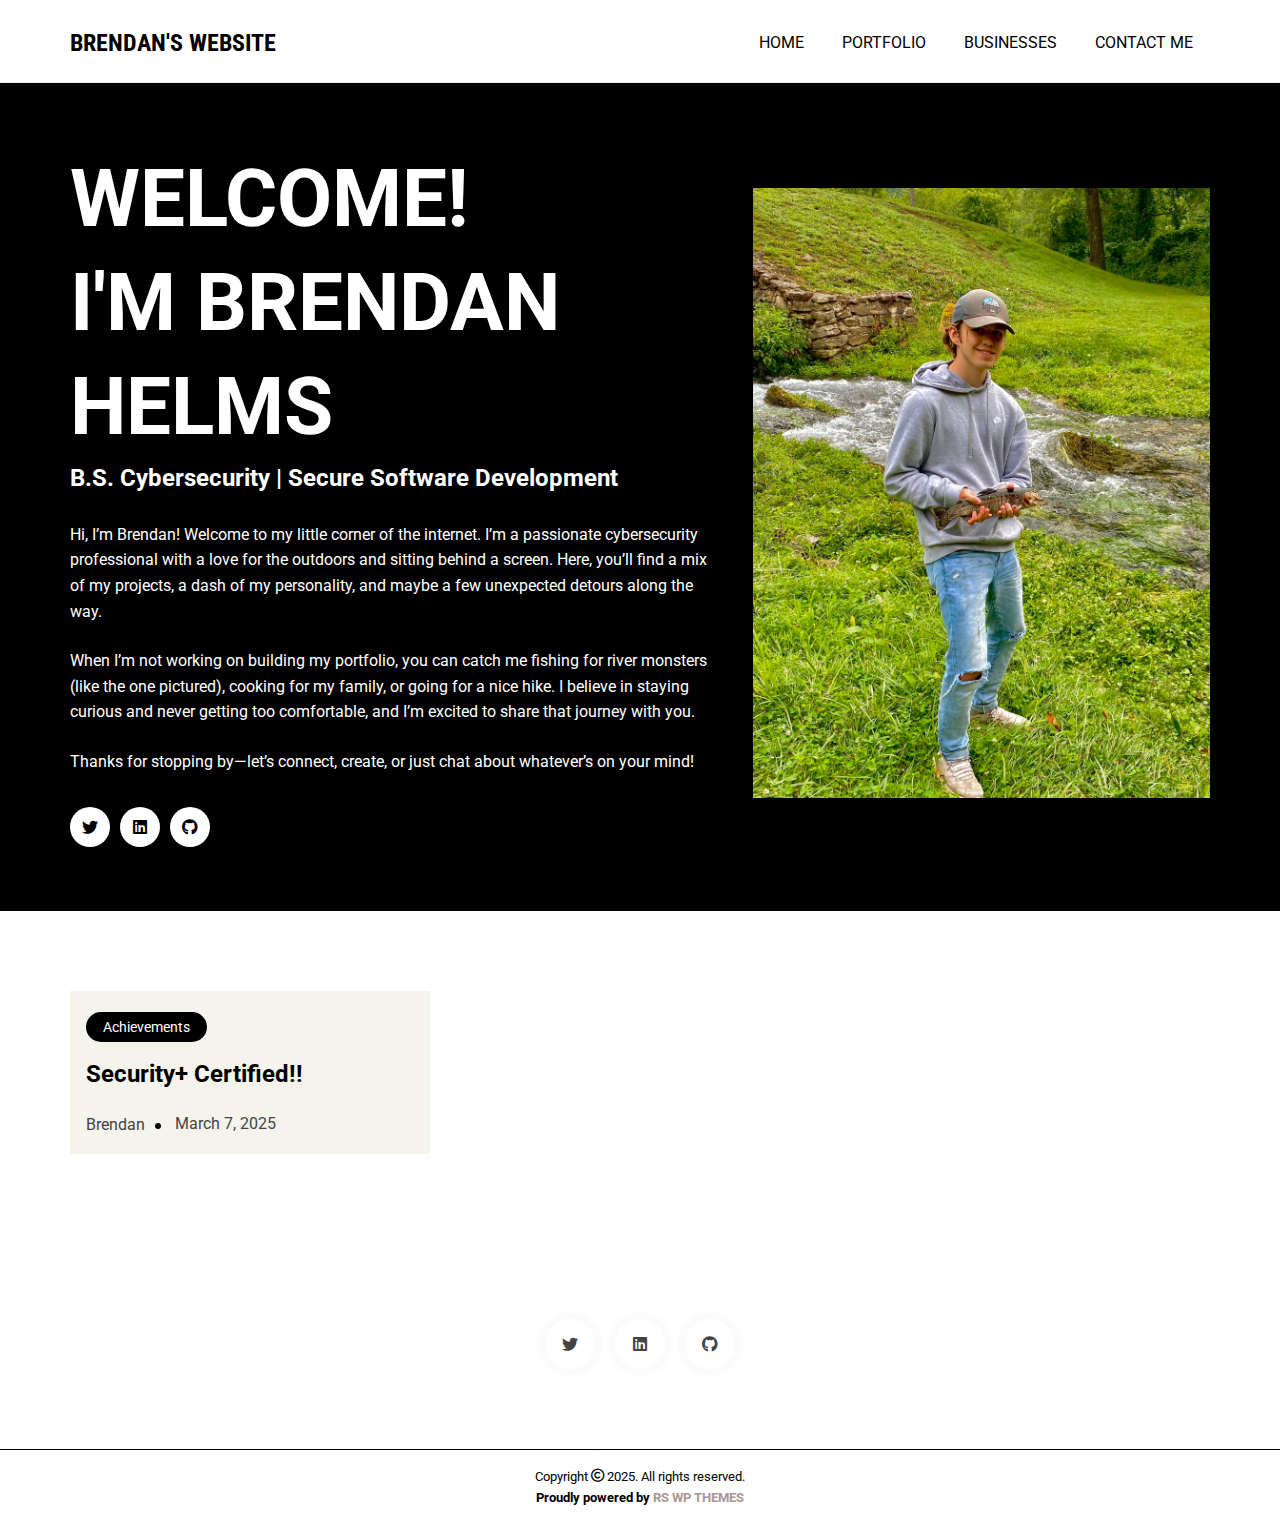
<file: simply-static-1-1741321706/index.html>
<!DOCTYPE html>
<html lang="en-US">
<head itemscope itemtype="http://schema.org/WebSite">
	<meta charset="UTF-8">
	<meta name="viewport" content="width=device-width, initial-scale=1">
	<link rel="profile" href="http://gmpg.org/xfn/11">
	<title>Brendan&#039;s Website</title>
<meta name="robots" content="max-image-preview:large">
	<style>img:is([sizes="auto" i], [sizes^="auto," i]) { contain-intrinsic-size: 3000px 1500px }</style>
	<link rel="alternate" type="application/rss+xml" title="Brendan&#039;s Website &raquo; Feed" href="./feed/index.html">
<link rel="alternate" type="application/rss+xml" title="Brendan&#039;s Website &raquo; Comments Feed" href="./comments/feed/index.html">
<script type="text/javascript">
/* <![CDATA[ */
window._wpemojiSettings = {"baseUrl":"https:\/\/s.w.org\/images\/core\/emoji\/15.0.3\/72x72\/","ext":".png","svgUrl":"https:\/\/s.w.org\/images\/core\/emoji\/15.0.3\/svg\/","svgExt":".svg","source":{"concatemoji":".\/\/wp-includes\/js\/wp-emoji-release.min.js?ver=6.7.2"}};
/*! This file is auto-generated */
!function(i,n){var o,s,e;function c(e){try{var t={supportTests:e,timestamp:(new Date).valueOf()};sessionStorage.setItem(o,JSON.stringify(t))}catch(e){}}function p(e,t,n){e.clearRect(0,0,e.canvas.width,e.canvas.height),e.fillText(t,0,0);var t=new Uint32Array(e.getImageData(0,0,e.canvas.width,e.canvas.height).data),r=(e.clearRect(0,0,e.canvas.width,e.canvas.height),e.fillText(n,0,0),new Uint32Array(e.getImageData(0,0,e.canvas.width,e.canvas.height).data));return t.every(function(e,t){return e===r[t]})}function u(e,t,n){switch(t){case"flag":return n(e,"🏳️‍⚧️","🏳️​⚧️")?!1:!n(e,"🇺🇳","🇺​🇳")&&!n(e,"🏴󠁧󠁢󠁥󠁮󠁧󠁿","🏴​󠁧​󠁢​󠁥​󠁮​󠁧​󠁿");case"emoji":return!n(e,"🐦‍⬛","🐦​⬛")}return!1}function f(e,t,n){var r="undefined"!=typeof WorkerGlobalScope&&self instanceof WorkerGlobalScope?new OffscreenCanvas(300,150):i.createElement("canvas"),a=r.getContext("2d",{willReadFrequently:!0}),o=(a.textBaseline="top",a.font="600 32px Arial",{});return e.forEach(function(e){o[e]=t(a,e,n)}),o}function t(e){var t=i.createElement("script");t.src=e,t.defer=!0,i.head.appendChild(t)}"undefined"!=typeof Promise&&(o="wpEmojiSettingsSupports",s=["flag","emoji"],n.supports={everything:!0,everythingExceptFlag:!0},e=new Promise(function(e){i.addEventListener("DOMContentLoaded",e,{once:!0})}),new Promise(function(t){var n=function(){try{var e=JSON.parse(sessionStorage.getItem(o));if("object"==typeof e&&"number"==typeof e.timestamp&&(new Date).valueOf()<e.timestamp+604800&&"object"==typeof e.supportTests)return e.supportTests}catch(e){}return null}();if(!n){if("undefined"!=typeof Worker&&"undefined"!=typeof OffscreenCanvas&&"undefined"!=typeof URL&&URL.createObjectURL&&"undefined"!=typeof Blob)try{var e="postMessage("+f.toString()+"("+[JSON.stringify(s),u.toString(),p.toString()].join(",")+"));",r=new Blob([e],{type:"text/javascript"}),a=new Worker(URL.createObjectURL(r),{name:"wpTestEmojiSupports"});return void(a.onmessage=function(e){c(n=e.data),a.terminate(),t(n)})}catch(e){}c(n=f(s,u,p))}t(n)}).then(function(e){for(var t in e)n.supports[t]=e[t],n.supports.everything=n.supports.everything&&n.supports[t],"flag"!==t&&(n.supports.everythingExceptFlag=n.supports.everythingExceptFlag&&n.supports[t]);n.supports.everythingExceptFlag=n.supports.everythingExceptFlag&&!n.supports.flag,n.DOMReady=!1,n.readyCallback=function(){n.DOMReady=!0}}).then(function(){return e}).then(function(){var e;n.supports.everything||(n.readyCallback(),(e=n.source||{}).concatemoji?t(e.concatemoji):e.wpemoji&&e.twemoji&&(t(e.twemoji),t(e.wpemoji)))}))}((window,document),window._wpemojiSettings);
/* ]]> */
</script>
<style id="wp-emoji-styles-inline-css" type="text/css">img.wp-smiley, img.emoji {
		display: inline !important;
		border: none !important;
		box-shadow: none !important;
		height: 1em !important;
		width: 1em !important;
		margin: 0 0.07em !important;
		vertical-align: -0.1em !important;
		background: none !important;
		padding: 0 !important;
	}</style>
<link rel="stylesheet" id="wp-block-library-css" href="./wp-includes/css/dist/block-library/style.min.css?ver=6.7.2" type="text/css" media="all">
<style id="wp-block-library-theme-inline-css" type="text/css">.wp-block-audio :where(figcaption){color:#555;font-size:13px;text-align:center}.is-dark-theme .wp-block-audio :where(figcaption){color:#ffffffa6}.wp-block-audio{margin:0 0 1em}.wp-block-code{border:1px solid #ccc;border-radius:4px;font-family:Menlo,Consolas,monaco,monospace;padding:.8em 1em}.wp-block-embed :where(figcaption){color:#555;font-size:13px;text-align:center}.is-dark-theme .wp-block-embed :where(figcaption){color:#ffffffa6}.wp-block-embed{margin:0 0 1em}.blocks-gallery-caption{color:#555;font-size:13px;text-align:center}.is-dark-theme .blocks-gallery-caption{color:#ffffffa6}:root :where(.wp-block-image figcaption){color:#555;font-size:13px;text-align:center}.is-dark-theme :root :where(.wp-block-image figcaption){color:#ffffffa6}.wp-block-image{margin:0 0 1em}.wp-block-pullquote{border-bottom:4px solid;border-top:4px solid;color:currentColor;margin-bottom:1.75em}.wp-block-pullquote cite,.wp-block-pullquote footer,.wp-block-pullquote__citation{color:currentColor;font-size:.8125em;font-style:normal;text-transform:uppercase}.wp-block-quote{border-left:.25em solid;margin:0 0 1.75em;padding-left:1em}.wp-block-quote cite,.wp-block-quote footer{color:currentColor;font-size:.8125em;font-style:normal;position:relative}.wp-block-quote:where(.has-text-align-right){border-left:none;border-right:.25em solid;padding-left:0;padding-right:1em}.wp-block-quote:where(.has-text-align-center){border:none;padding-left:0}.wp-block-quote.is-large,.wp-block-quote.is-style-large,.wp-block-quote:where(.is-style-plain){border:none}.wp-block-search .wp-block-search__label{font-weight:700}.wp-block-search__button{border:1px solid #ccc;padding:.375em .625em}:where(.wp-block-group.has-background){padding:1.25em 2.375em}.wp-block-separator.has-css-opacity{opacity:.4}.wp-block-separator{border:none;border-bottom:2px solid;margin-left:auto;margin-right:auto}.wp-block-separator.has-alpha-channel-opacity{opacity:1}.wp-block-separator:not(.is-style-wide):not(.is-style-dots){width:100px}.wp-block-separator.has-background:not(.is-style-dots){border-bottom:none;height:1px}.wp-block-separator.has-background:not(.is-style-wide):not(.is-style-dots){height:2px}.wp-block-table{margin:0 0 1em}.wp-block-table td,.wp-block-table th{word-break:normal}.wp-block-table :where(figcaption){color:#555;font-size:13px;text-align:center}.is-dark-theme .wp-block-table :where(figcaption){color:#ffffffa6}.wp-block-video :where(figcaption){color:#555;font-size:13px;text-align:center}.is-dark-theme .wp-block-video :where(figcaption){color:#ffffffa6}.wp-block-video{margin:0 0 1em}:root :where(.wp-block-template-part.has-background){margin-bottom:0;margin-top:0;padding:1.25em 2.375em}</style>
<style id="classic-theme-styles-inline-css" type="text/css">/*! This file is auto-generated */
.wp-block-button__link{color:#fff;background-color:#32373c;border-radius:9999px;box-shadow:none;text-decoration:none;padding:calc(.667em + 2px) calc(1.333em + 2px);font-size:1.125em}.wp-block-file__button{background:#32373c;color:#fff;text-decoration:none}</style>
<style id="global-styles-inline-css" type="text/css">:root{--wp--preset--aspect-ratio--square: 1;--wp--preset--aspect-ratio--4-3: 4/3;--wp--preset--aspect-ratio--3-4: 3/4;--wp--preset--aspect-ratio--3-2: 3/2;--wp--preset--aspect-ratio--2-3: 2/3;--wp--preset--aspect-ratio--16-9: 16/9;--wp--preset--aspect-ratio--9-16: 9/16;--wp--preset--color--black: #000000;--wp--preset--color--cyan-bluish-gray: #abb8c3;--wp--preset--color--white: #ffffff;--wp--preset--color--pale-pink: #f78da7;--wp--preset--color--vivid-red: #cf2e2e;--wp--preset--color--luminous-vivid-orange: #ff6900;--wp--preset--color--luminous-vivid-amber: #fcb900;--wp--preset--color--light-green-cyan: #7bdcb5;--wp--preset--color--vivid-green-cyan: #00d084;--wp--preset--color--pale-cyan-blue: #8ed1fc;--wp--preset--color--vivid-cyan-blue: #0693e3;--wp--preset--color--vivid-purple: #9b51e0;--wp--preset--gradient--vivid-cyan-blue-to-vivid-purple: linear-gradient(135deg,rgba(6,147,227,1) 0%,rgb(155,81,224) 100%);--wp--preset--gradient--light-green-cyan-to-vivid-green-cyan: linear-gradient(135deg,rgb(122,220,180) 0%,rgb(0,208,130) 100%);--wp--preset--gradient--luminous-vivid-amber-to-luminous-vivid-orange: linear-gradient(135deg,rgba(252,185,0,1) 0%,rgba(255,105,0,1) 100%);--wp--preset--gradient--luminous-vivid-orange-to-vivid-red: linear-gradient(135deg,rgba(255,105,0,1) 0%,rgb(207,46,46) 100%);--wp--preset--gradient--very-light-gray-to-cyan-bluish-gray: linear-gradient(135deg,rgb(238,238,238) 0%,rgb(169,184,195) 100%);--wp--preset--gradient--cool-to-warm-spectrum: linear-gradient(135deg,rgb(74,234,220) 0%,rgb(151,120,209) 20%,rgb(207,42,186) 40%,rgb(238,44,130) 60%,rgb(251,105,98) 80%,rgb(254,248,76) 100%);--wp--preset--gradient--blush-light-purple: linear-gradient(135deg,rgb(255,206,236) 0%,rgb(152,150,240) 100%);--wp--preset--gradient--blush-bordeaux: linear-gradient(135deg,rgb(254,205,165) 0%,rgb(254,45,45) 50%,rgb(107,0,62) 100%);--wp--preset--gradient--luminous-dusk: linear-gradient(135deg,rgb(255,203,112) 0%,rgb(199,81,192) 50%,rgb(65,88,208) 100%);--wp--preset--gradient--pale-ocean: linear-gradient(135deg,rgb(255,245,203) 0%,rgb(182,227,212) 50%,rgb(51,167,181) 100%);--wp--preset--gradient--electric-grass: linear-gradient(135deg,rgb(202,248,128) 0%,rgb(113,206,126) 100%);--wp--preset--gradient--midnight: linear-gradient(135deg,rgb(2,3,129) 0%,rgb(40,116,252) 100%);--wp--preset--font-size--small: 13px;--wp--preset--font-size--medium: 20px;--wp--preset--font-size--large: 36px;--wp--preset--font-size--x-large: 42px;--wp--preset--spacing--20: 0.44rem;--wp--preset--spacing--30: 0.67rem;--wp--preset--spacing--40: 1rem;--wp--preset--spacing--50: 1.5rem;--wp--preset--spacing--60: 2.25rem;--wp--preset--spacing--70: 3.38rem;--wp--preset--spacing--80: 5.06rem;--wp--preset--shadow--natural: 6px 6px 9px rgba(0, 0, 0, 0.2);--wp--preset--shadow--deep: 12px 12px 50px rgba(0, 0, 0, 0.4);--wp--preset--shadow--sharp: 6px 6px 0px rgba(0, 0, 0, 0.2);--wp--preset--shadow--outlined: 6px 6px 0px -3px rgba(255, 255, 255, 1), 6px 6px rgba(0, 0, 0, 1);--wp--preset--shadow--crisp: 6px 6px 0px rgba(0, 0, 0, 1);}:where(.is-layout-flex){gap: 0.5em;}:where(.is-layout-grid){gap: 0.5em;}body .is-layout-flex{display: flex;}.is-layout-flex{flex-wrap: wrap;align-items: center;}.is-layout-flex > :is(*, div){margin: 0;}body .is-layout-grid{display: grid;}.is-layout-grid > :is(*, div){margin: 0;}:where(.wp-block-columns.is-layout-flex){gap: 2em;}:where(.wp-block-columns.is-layout-grid){gap: 2em;}:where(.wp-block-post-template.is-layout-flex){gap: 1.25em;}:where(.wp-block-post-template.is-layout-grid){gap: 1.25em;}.has-black-color{color: var(--wp--preset--color--black) !important;}.has-cyan-bluish-gray-color{color: var(--wp--preset--color--cyan-bluish-gray) !important;}.has-white-color{color: var(--wp--preset--color--white) !important;}.has-pale-pink-color{color: var(--wp--preset--color--pale-pink) !important;}.has-vivid-red-color{color: var(--wp--preset--color--vivid-red) !important;}.has-luminous-vivid-orange-color{color: var(--wp--preset--color--luminous-vivid-orange) !important;}.has-luminous-vivid-amber-color{color: var(--wp--preset--color--luminous-vivid-amber) !important;}.has-light-green-cyan-color{color: var(--wp--preset--color--light-green-cyan) !important;}.has-vivid-green-cyan-color{color: var(--wp--preset--color--vivid-green-cyan) !important;}.has-pale-cyan-blue-color{color: var(--wp--preset--color--pale-cyan-blue) !important;}.has-vivid-cyan-blue-color{color: var(--wp--preset--color--vivid-cyan-blue) !important;}.has-vivid-purple-color{color: var(--wp--preset--color--vivid-purple) !important;}.has-black-background-color{background-color: var(--wp--preset--color--black) !important;}.has-cyan-bluish-gray-background-color{background-color: var(--wp--preset--color--cyan-bluish-gray) !important;}.has-white-background-color{background-color: var(--wp--preset--color--white) !important;}.has-pale-pink-background-color{background-color: var(--wp--preset--color--pale-pink) !important;}.has-vivid-red-background-color{background-color: var(--wp--preset--color--vivid-red) !important;}.has-luminous-vivid-orange-background-color{background-color: var(--wp--preset--color--luminous-vivid-orange) !important;}.has-luminous-vivid-amber-background-color{background-color: var(--wp--preset--color--luminous-vivid-amber) !important;}.has-light-green-cyan-background-color{background-color: var(--wp--preset--color--light-green-cyan) !important;}.has-vivid-green-cyan-background-color{background-color: var(--wp--preset--color--vivid-green-cyan) !important;}.has-pale-cyan-blue-background-color{background-color: var(--wp--preset--color--pale-cyan-blue) !important;}.has-vivid-cyan-blue-background-color{background-color: var(--wp--preset--color--vivid-cyan-blue) !important;}.has-vivid-purple-background-color{background-color: var(--wp--preset--color--vivid-purple) !important;}.has-black-border-color{border-color: var(--wp--preset--color--black) !important;}.has-cyan-bluish-gray-border-color{border-color: var(--wp--preset--color--cyan-bluish-gray) !important;}.has-white-border-color{border-color: var(--wp--preset--color--white) !important;}.has-pale-pink-border-color{border-color: var(--wp--preset--color--pale-pink) !important;}.has-vivid-red-border-color{border-color: var(--wp--preset--color--vivid-red) !important;}.has-luminous-vivid-orange-border-color{border-color: var(--wp--preset--color--luminous-vivid-orange) !important;}.has-luminous-vivid-amber-border-color{border-color: var(--wp--preset--color--luminous-vivid-amber) !important;}.has-light-green-cyan-border-color{border-color: var(--wp--preset--color--light-green-cyan) !important;}.has-vivid-green-cyan-border-color{border-color: var(--wp--preset--color--vivid-green-cyan) !important;}.has-pale-cyan-blue-border-color{border-color: var(--wp--preset--color--pale-cyan-blue) !important;}.has-vivid-cyan-blue-border-color{border-color: var(--wp--preset--color--vivid-cyan-blue) !important;}.has-vivid-purple-border-color{border-color: var(--wp--preset--color--vivid-purple) !important;}.has-vivid-cyan-blue-to-vivid-purple-gradient-background{background: var(--wp--preset--gradient--vivid-cyan-blue-to-vivid-purple) !important;}.has-light-green-cyan-to-vivid-green-cyan-gradient-background{background: var(--wp--preset--gradient--light-green-cyan-to-vivid-green-cyan) !important;}.has-luminous-vivid-amber-to-luminous-vivid-orange-gradient-background{background: var(--wp--preset--gradient--luminous-vivid-amber-to-luminous-vivid-orange) !important;}.has-luminous-vivid-orange-to-vivid-red-gradient-background{background: var(--wp--preset--gradient--luminous-vivid-orange-to-vivid-red) !important;}.has-very-light-gray-to-cyan-bluish-gray-gradient-background{background: var(--wp--preset--gradient--very-light-gray-to-cyan-bluish-gray) !important;}.has-cool-to-warm-spectrum-gradient-background{background: var(--wp--preset--gradient--cool-to-warm-spectrum) !important;}.has-blush-light-purple-gradient-background{background: var(--wp--preset--gradient--blush-light-purple) !important;}.has-blush-bordeaux-gradient-background{background: var(--wp--preset--gradient--blush-bordeaux) !important;}.has-luminous-dusk-gradient-background{background: var(--wp--preset--gradient--luminous-dusk) !important;}.has-pale-ocean-gradient-background{background: var(--wp--preset--gradient--pale-ocean) !important;}.has-electric-grass-gradient-background{background: var(--wp--preset--gradient--electric-grass) !important;}.has-midnight-gradient-background{background: var(--wp--preset--gradient--midnight) !important;}.has-small-font-size{font-size: var(--wp--preset--font-size--small) !important;}.has-medium-font-size{font-size: var(--wp--preset--font-size--medium) !important;}.has-large-font-size{font-size: var(--wp--preset--font-size--large) !important;}.has-x-large-font-size{font-size: var(--wp--preset--font-size--x-large) !important;}
:where(.wp-block-post-template.is-layout-flex){gap: 1.25em;}:where(.wp-block-post-template.is-layout-grid){gap: 1.25em;}
:where(.wp-block-columns.is-layout-flex){gap: 2em;}:where(.wp-block-columns.is-layout-grid){gap: 2em;}
:root :where(.wp-block-pullquote){font-size: 1.5em;line-height: 1.6;}</style>
<link rel="stylesheet" id="author-personal-blog-style-css" href="./wp-content/themes/author-personal-blog/style.css?ver=6.7.2" type="text/css" media="all">
<link rel="stylesheet" id="bootstrap-grid-css" href="./wp-content/themes/author-personal-blog/assets/css/bootstrap-grid.css?ver=6.7.2" type="text/css" media="all">
<link rel="stylesheet" id="rswpthemes-icons-css" href="./wp-content/themes/author-personal-blog/assets/icons/icons.css?ver=6.7.2" type="text/css" media="all">
<link rel="stylesheet" id="block-style-css" href="./wp-content/themes/author-personal-blog/assets/blocks-style/block-styles.css?ver=6.7.2" type="text/css" media="all">
<script type="text/javascript" src="./wp-includes/js/jquery/jquery.min.js?ver=3.7.1" id="jquery-core-js"></script>
<script type="text/javascript" src="./wp-includes/js/jquery/jquery-migrate.min.js?ver=3.4.1" id="jquery-migrate-js"></script>
<link rel="https://api.w.org/" href="./wp-json/index.html">
<link rel="EditURI" type="application/rsd+xml" title="RSD" href="./xmlrpc.php?rsd">
<meta name="generator" content="WordPress 6.7.2">
<style id="kirki-inline-styles">.site-branding .site-title{font-family:Roboto Condensed;font-size:1.5rem;font-weight:700;letter-spacing:px;}.site-branding p.site-description{font-family:Roboto;font-size:1rem;font-weight:400;letter-spacing:0px;line-height:1.6;text-transform:none;color:#000000;}.about-section-area{background:#000000;background-color:#000000;}.about-section-content h2{color:#ffffff;}.about-section-content h4{color:#ffffff;}.about-section-content .author-short-text{color:#ffffff;}.about-section-content .author-short-text a{color:#ffffff;}.about-section-social-links .social-link a{background-color:#ffffff;color:#000000;}.about-section-social-links .social-link a:hover, .about-section-social-links .social-link a:active{background-color:#a1a1a1;color:#000000;}section.page-header-area{background:#000000;background-color:#000000;background-position:left top;-webkit-background-size:cover;-moz-background-size:cover;-ms-background-size:cover;-o-background-size:cover;background-size:cover;}section.page-header-area h1{font-family:Roboto;text-align:left;text-transform:none;color:#ffffff;}.single-post-header-area{background-color:#f4f4ec;}.author-personal-blog-standard-post__overlay-category span.cat-links a, .widget .tagcloud a, blockquote.wp-block-quote.is-style-red-qoute, .scrooltotop a:hover, .discover-me-button a, .woocommerce .woocommerce-pagination .page-numbers li a, .woocommerce .woocommerce-pagination .page-numbers li span, .woocommerce ul.products li.product .onsale, .woocommerce span.onsale, .woocommerce #respond input#submit.alt, .woocommerce a.button.alt, .woocommerce button.button.alt, .woocommerce input.button.alt, .woocommerce table.shop_table tr td.product-remove a, .woocommerce-info, .woocommerce-noreviews, p.no-comments, .author-personal-blog-single-page .entry-footer a,nav.woocommerce-MyAccount-navigation ul li a, .rs-wp-themes-cookies-banner-area .cookies_accept_button, .widget_search button, aside.widget-area .widget .widget-title:before, .pagination li.page-item a, .pagination li.page-item span, .author-personal-blog-standard-post__overlay-content.no-post-thumbnail .author-personal-blog-standard-post__overlay-category span.cat-links a, .author-personal-blog-standard-post__overlay-content.no-post-thumbnail .author-personal-blog-standard-post__post-meta span.cat-links a, .author-personal-blog-standard-post__overlay-category span.cat-links a:hover, .widget .tagcloud a:hover, .discover-me-button a:hover, .author-personal-blog-standard-post__post-meta span.cat-links a:hover, .author-personal-blog-standard-post__overlay-content.no-post-thumbnail .author-personal-blog-standard-post__blog-meta>span i.dote, .scrooltotop a, .about-section-social-links a:hover, .about-section-social-links a:focus, .about-section-social-links a:hover, .about-section-social-links a:active,.author-personal-blog-standard-post__post-meta-single .posted-on:before, .author-personal-blog-standard-post__post-meta-single .posted-on:after, form#commentform p.form-submit button.btn-primary, .footer-social-links .social-link a:hover, .woocommerce ul.products li.product .button:hover, .author-personal-blog-standard-post .author-personal-blog-standard-post__full-summery .wp-block-post-terms a, nav.wp-block-query-pagination .wp-block-query-pagination-numbers > span, nav.wp-block-query-pagination .wp-block-query-pagination-numbers > a, nav.wp-block-query-pagination a.wp-block-query-pagination-next, nav.wp-block-query-pagination a.wp-block-query-pagination-prev, .author-personal-blog-standard-post .author-personal-blog-standard-post__full-summery .wp-block-post-navigation-link a, .author-personal-blog-standard-post__full-summery .page-links a{background-color:#000000;}#cssmenu ul ul li:first-child{border-top-color:#000000;}.author-personal-blog-standard-post__full-summery blockquote{border-left-color:#000000;}.author-personal-blog-standard-post__full-summery blockquote.has-text-align-right{border-right-color:#000000;}.widget_search button{border-color:#000000;}.widget-area .widget.widget_rss a.rsswidget, .widget ul li a:hover, .widget ul li a:visited, .widget ul li a:focus, .widget ul li a:active, .widget ol li a:hover, .widget ol li a:visited, .widget ol li a:focus, .widget ol li a:active, .author-personal-blog-standard-post .author-personal-blog-standard-post__full-summery a:hover, a:hover, a:focus, a:active, span.opacity-none:before, header.archive-page-header span, .woocommerce ul.products li.product .price, .woocommerce div.product p.price, .woocommerce div.product span.price, .woocommerce .product_meta > * a, .woocommerce-account .woocommerce-MyAccount-content a, .author-personal-blog-standard-post_post-meta .tags-links a:hover, .post-details-page .author-personal-blog-standard-post__blog-meta .fa, .books-loop-item .loop-book-content-wrapper .book-price, .about-section-social-links a, #cssmenu>ul>li:hover>a{color:#1e73be;}.author-personal-blog-standard-post__blog-meta>span.posted-on i.line{background-color:#1e73be;}footer.site-footer, .site-copyright{background-color:#ffffff;}.footer-content .widget h2.widget-title.footer-title{color:#000000;}.footer-content .widget h2.widget-title.footer-title:before{background-color:#000000;}.site-copyright{border-color:#000000;color:#000000;}.blog-section-title-wrapper .section-title-inner:before{border-color:rgba(0, 0, 0, 0.3);}.blog-section-title-wrapper .section-title-inner:after{border-color:rgba(0, 0, 0, 0.3);}.author-personal-blog-standard-post__post-title h2 a{font-family:Roboto;font-size:1.5rem;font-weight:700;letter-spacing:0px;line-height:1.4;text-transform:none;color:#ffffff;}body{color:#ffffff;}h1{font-family:Roboto;font-size:2.5rem;font-weight:700;letter-spacing:0px;line-height:1.6;text-align:left;text-transform:none;color:#000000;}h2{font-family:Roboto;font-size:2rem;font-weight:700;letter-spacing:0px;line-height:1.6;text-align:left;text-transform:none;color:#000000;}h3{font-family:Roboto;font-size:1.75rem;font-weight:700;letter-spacing:0px;line-height:1.6;text-align:left;text-transform:none;color:#000000;}h4{font-family:Roboto;font-size:1.5rem;font-weight:700;letter-spacing:0px;line-height:1.6;text-align:left;text-transform:none;color:#000000;}h5{font-family:Roboto;font-size:1.25rem;font-weight:700;letter-spacing:0px;line-height:1.6;text-align:left;text-transform:none;color:#000000;}h6{font-family:Roboto;font-size:1rem;font-weight:700;letter-spacing:0px;line-height:1.6;text-align:left;text-transform:none;color:#000000;}aside.widget-area .widget .widget-title,aside.widget-area .widget .widgettitle{font-family:Roboto;font-size:1.3rem;font-weight:700;letter-spacing:0px;line-height:1.6;text-align:left;text-transform:none;color:#000000;}.subscribe-form-area{background-color:#f4f4ec;}.subscribe-form-wrapper .mc4wp-form-fields input[type="submit"]{background-color:#fb4747;border-color:#fb4747;color:#ffffff;}.subscribe-form-wrapper .mc4wp-form-fields input[type="email"]{background-color:#ffffff;color:#000000;}.subscribe-form-wrapper .mc4wp-form-fields input[type="email"]::placeholder{color:#000000;}.subscribe-form-wrapper .mc4wp-form-fields input[type="email"]::-webkit-input-placeholder{color:#000000;}.subscribe-form-wrapper .mc4wp-form-fields input[type="email"]::-moz-placeholder{color:#000000;}.subscribe-form-wrapper .mc4wp-form-fields input[type="email"]:-ms-input-placeholder{color:#000000;}.subscribe-form-wrapper .mc4wp-form-fields input[type="email"]::-ms-input-placeholder{color:#000000;}.subscribe-form-wrapper .subscribe-form-title h2{font-family:Roboto;font-size:2.5rem;font-weight:700;letter-spacing:0px;line-height:1.4;text-align:center;text-transform:none;color:#000000;}.footer-menu ul.menu li a{color:#000000;}.footer-menu ul.menu li a:hover{color:#ffffff;}.site-copyright-text{color:#000000;}/* cyrillic-ext */
@font-face {
  font-family: 'Roboto Condensed';
  font-style: normal;
  font-weight: 700;
  font-display: swap;
  src: url(./wp-content/fonts/roboto-condensed/ieVo2ZhZI2eCN5jzbjEETS9weq8-_d6T_POl0fRJeyVVpcBD5XxxKA.woff2) format('woff2');
  unicode-range: U+0460-052F, U+1C80-1C8A, U+20B4, U+2DE0-2DFF, U+A640-A69F, U+FE2E-FE2F;
}
/* cyrillic */
@font-face {
  font-family: 'Roboto Condensed';
  font-style: normal;
  font-weight: 700;
  font-display: swap;
  src: url(./wp-content/fonts/roboto-condensed/ieVo2ZhZI2eCN5jzbjEETS9weq8-_d6T_POl0fRJeyVVpcBK5XxxKA.woff2) format('woff2');
  unicode-range: U+0301, U+0400-045F, U+0490-0491, U+04B0-04B1, U+2116;
}
/* greek-ext */
@font-face {
  font-family: 'Roboto Condensed';
  font-style: normal;
  font-weight: 700;
  font-display: swap;
  src: url(./wp-content/fonts/roboto-condensed/ieVo2ZhZI2eCN5jzbjEETS9weq8-_d6T_POl0fRJeyVVpcBC5XxxKA.woff2) format('woff2');
  unicode-range: U+1F00-1FFF;
}
/* greek */
@font-face {
  font-family: 'Roboto Condensed';
  font-style: normal;
  font-weight: 700;
  font-display: swap;
  src: url(./wp-content/fonts/roboto-condensed/ieVo2ZhZI2eCN5jzbjEETS9weq8-_d6T_POl0fRJeyVVpcBN5XxxKA.woff2) format('woff2');
  unicode-range: U+0370-0377, U+037A-037F, U+0384-038A, U+038C, U+038E-03A1, U+03A3-03FF;
}
/* vietnamese */
@font-face {
  font-family: 'Roboto Condensed';
  font-style: normal;
  font-weight: 700;
  font-display: swap;
  src: url(./wp-content/fonts/roboto-condensed/ieVo2ZhZI2eCN5jzbjEETS9weq8-_d6T_POl0fRJeyVVpcBB5XxxKA.woff2) format('woff2');
  unicode-range: U+0102-0103, U+0110-0111, U+0128-0129, U+0168-0169, U+01A0-01A1, U+01AF-01B0, U+0300-0301, U+0303-0304, U+0308-0309, U+0323, U+0329, U+1EA0-1EF9, U+20AB;
}
/* latin-ext */
@font-face {
  font-family: 'Roboto Condensed';
  font-style: normal;
  font-weight: 700;
  font-display: swap;
  src: url(./wp-content/fonts/roboto-condensed/ieVo2ZhZI2eCN5jzbjEETS9weq8-_d6T_POl0fRJeyVVpcBA5XxxKA.woff2) format('woff2');
  unicode-range: U+0100-02BA, U+02BD-02C5, U+02C7-02CC, U+02CE-02D7, U+02DD-02FF, U+0304, U+0308, U+0329, U+1D00-1DBF, U+1E00-1E9F, U+1EF2-1EFF, U+2020, U+20A0-20AB, U+20AD-20C0, U+2113, U+2C60-2C7F, U+A720-A7FF;
}
/* latin */
@font-face {
  font-family: 'Roboto Condensed';
  font-style: normal;
  font-weight: 700;
  font-display: swap;
  src: url(./wp-content/fonts/roboto-condensed/ieVo2ZhZI2eCN5jzbjEETS9weq8-_d6T_POl0fRJeyVVpcBO5Xw.woff2) format('woff2');
  unicode-range: U+0000-00FF, U+0131, U+0152-0153, U+02BB-02BC, U+02C6, U+02DA, U+02DC, U+0304, U+0308, U+0329, U+2000-206F, U+20AC, U+2122, U+2191, U+2193, U+2212, U+2215, U+FEFF, U+FFFD;
}/* cyrillic-ext */
@font-face {
  font-family: 'Roboto';
  font-style: normal;
  font-weight: 400;
  font-stretch: 100%;
  font-display: swap;
  src: url(./wp-content/fonts/roboto/KFO7CnqEu92Fr1ME7kSn66aGLdTylUAMa3GUBGEe.woff2) format('woff2');
  unicode-range: U+0460-052F, U+1C80-1C8A, U+20B4, U+2DE0-2DFF, U+A640-A69F, U+FE2E-FE2F;
}
/* cyrillic */
@font-face {
  font-family: 'Roboto';
  font-style: normal;
  font-weight: 400;
  font-stretch: 100%;
  font-display: swap;
  src: url(./wp-content/fonts/roboto/KFO7CnqEu92Fr1ME7kSn66aGLdTylUAMa3iUBGEe.woff2) format('woff2');
  unicode-range: U+0301, U+0400-045F, U+0490-0491, U+04B0-04B1, U+2116;
}
/* greek-ext */
@font-face {
  font-family: 'Roboto';
  font-style: normal;
  font-weight: 400;
  font-stretch: 100%;
  font-display: swap;
  src: url(./wp-content/fonts/roboto/KFO7CnqEu92Fr1ME7kSn66aGLdTylUAMa3CUBGEe.woff2) format('woff2');
  unicode-range: U+1F00-1FFF;
}
/* greek */
@font-face {
  font-family: 'Roboto';
  font-style: normal;
  font-weight: 400;
  font-stretch: 100%;
  font-display: swap;
  src: url(./wp-content/fonts/roboto/KFO7CnqEu92Fr1ME7kSn66aGLdTylUAMa3-UBGEe.woff2) format('woff2');
  unicode-range: U+0370-0377, U+037A-037F, U+0384-038A, U+038C, U+038E-03A1, U+03A3-03FF;
}
/* math */
@font-face {
  font-family: 'Roboto';
  font-style: normal;
  font-weight: 400;
  font-stretch: 100%;
  font-display: swap;
  src: url(./wp-content/fonts/roboto/KFO7CnqEu92Fr1ME7kSn66aGLdTylUAMawCUBGEe.woff2) format('woff2');
  unicode-range: U+0302-0303, U+0305, U+0307-0308, U+0310, U+0312, U+0315, U+031A, U+0326-0327, U+032C, U+032F-0330, U+0332-0333, U+0338, U+033A, U+0346, U+034D, U+0391-03A1, U+03A3-03A9, U+03B1-03C9, U+03D1, U+03D5-03D6, U+03F0-03F1, U+03F4-03F5, U+2016-2017, U+2034-2038, U+203C, U+2040, U+2043, U+2047, U+2050, U+2057, U+205F, U+2070-2071, U+2074-208E, U+2090-209C, U+20D0-20DC, U+20E1, U+20E5-20EF, U+2100-2112, U+2114-2115, U+2117-2121, U+2123-214F, U+2190, U+2192, U+2194-21AE, U+21B0-21E5, U+21F1-21F2, U+21F4-2211, U+2213-2214, U+2216-22FF, U+2308-230B, U+2310, U+2319, U+231C-2321, U+2336-237A, U+237C, U+2395, U+239B-23B7, U+23D0, U+23DC-23E1, U+2474-2475, U+25AF, U+25B3, U+25B7, U+25BD, U+25C1, U+25CA, U+25CC, U+25FB, U+266D-266F, U+27C0-27FF, U+2900-2AFF, U+2B0E-2B11, U+2B30-2B4C, U+2BFE, U+3030, U+FF5B, U+FF5D, U+1D400-1D7FF, U+1EE00-1EEFF;
}
/* symbols */
@font-face {
  font-family: 'Roboto';
  font-style: normal;
  font-weight: 400;
  font-stretch: 100%;
  font-display: swap;
  src: url(./wp-content/fonts/roboto/KFO7CnqEu92Fr1ME7kSn66aGLdTylUAMaxKUBGEe.woff2) format('woff2');
  unicode-range: U+0001-000C, U+000E-001F, U+007F-009F, U+20DD-20E0, U+20E2-20E4, U+2150-218F, U+2190, U+2192, U+2194-2199, U+21AF, U+21E6-21F0, U+21F3, U+2218-2219, U+2299, U+22C4-22C6, U+2300-243F, U+2440-244A, U+2460-24FF, U+25A0-27BF, U+2800-28FF, U+2921-2922, U+2981, U+29BF, U+29EB, U+2B00-2BFF, U+4DC0-4DFF, U+FFF9-FFFB, U+10140-1018E, U+10190-1019C, U+101A0, U+101D0-101FD, U+102E0-102FB, U+10E60-10E7E, U+1D2C0-1D2D3, U+1D2E0-1D37F, U+1F000-1F0FF, U+1F100-1F1AD, U+1F1E6-1F1FF, U+1F30D-1F30F, U+1F315, U+1F31C, U+1F31E, U+1F320-1F32C, U+1F336, U+1F378, U+1F37D, U+1F382, U+1F393-1F39F, U+1F3A7-1F3A8, U+1F3AC-1F3AF, U+1F3C2, U+1F3C4-1F3C6, U+1F3CA-1F3CE, U+1F3D4-1F3E0, U+1F3ED, U+1F3F1-1F3F3, U+1F3F5-1F3F7, U+1F408, U+1F415, U+1F41F, U+1F426, U+1F43F, U+1F441-1F442, U+1F444, U+1F446-1F449, U+1F44C-1F44E, U+1F453, U+1F46A, U+1F47D, U+1F4A3, U+1F4B0, U+1F4B3, U+1F4B9, U+1F4BB, U+1F4BF, U+1F4C8-1F4CB, U+1F4D6, U+1F4DA, U+1F4DF, U+1F4E3-1F4E6, U+1F4EA-1F4ED, U+1F4F7, U+1F4F9-1F4FB, U+1F4FD-1F4FE, U+1F503, U+1F507-1F50B, U+1F50D, U+1F512-1F513, U+1F53E-1F54A, U+1F54F-1F5FA, U+1F610, U+1F650-1F67F, U+1F687, U+1F68D, U+1F691, U+1F694, U+1F698, U+1F6AD, U+1F6B2, U+1F6B9-1F6BA, U+1F6BC, U+1F6C6-1F6CF, U+1F6D3-1F6D7, U+1F6E0-1F6EA, U+1F6F0-1F6F3, U+1F6F7-1F6FC, U+1F700-1F7FF, U+1F800-1F80B, U+1F810-1F847, U+1F850-1F859, U+1F860-1F887, U+1F890-1F8AD, U+1F8B0-1F8BB, U+1F8C0-1F8C1, U+1F900-1F90B, U+1F93B, U+1F946, U+1F984, U+1F996, U+1F9E9, U+1FA00-1FA6F, U+1FA70-1FA7C, U+1FA80-1FA89, U+1FA8F-1FAC6, U+1FACE-1FADC, U+1FADF-1FAE9, U+1FAF0-1FAF8, U+1FB00-1FBFF;
}
/* vietnamese */
@font-face {
  font-family: 'Roboto';
  font-style: normal;
  font-weight: 400;
  font-stretch: 100%;
  font-display: swap;
  src: url(./wp-content/fonts/roboto/KFO7CnqEu92Fr1ME7kSn66aGLdTylUAMa3OUBGEe.woff2) format('woff2');
  unicode-range: U+0102-0103, U+0110-0111, U+0128-0129, U+0168-0169, U+01A0-01A1, U+01AF-01B0, U+0300-0301, U+0303-0304, U+0308-0309, U+0323, U+0329, U+1EA0-1EF9, U+20AB;
}
/* latin-ext */
@font-face {
  font-family: 'Roboto';
  font-style: normal;
  font-weight: 400;
  font-stretch: 100%;
  font-display: swap;
  src: url(./wp-content/fonts/roboto/KFO7CnqEu92Fr1ME7kSn66aGLdTylUAMa3KUBGEe.woff2) format('woff2');
  unicode-range: U+0100-02BA, U+02BD-02C5, U+02C7-02CC, U+02CE-02D7, U+02DD-02FF, U+0304, U+0308, U+0329, U+1D00-1DBF, U+1E00-1E9F, U+1EF2-1EFF, U+2020, U+20A0-20AB, U+20AD-20C0, U+2113, U+2C60-2C7F, U+A720-A7FF;
}
/* latin */
@font-face {
  font-family: 'Roboto';
  font-style: normal;
  font-weight: 400;
  font-stretch: 100%;
  font-display: swap;
  src: url(./wp-content/fonts/roboto/KFO7CnqEu92Fr1ME7kSn66aGLdTylUAMa3yUBA.woff2) format('woff2');
  unicode-range: U+0000-00FF, U+0131, U+0152-0153, U+02BB-02BC, U+02C6, U+02DA, U+02DC, U+0304, U+0308, U+0329, U+2000-206F, U+20AC, U+2122, U+2191, U+2193, U+2212, U+2215, U+FEFF, U+FFFD;
}
/* cyrillic-ext */
@font-face {
  font-family: 'Roboto';
  font-style: normal;
  font-weight: 700;
  font-stretch: 100%;
  font-display: swap;
  src: url(./wp-content/fonts/roboto/KFO7CnqEu92Fr1ME7kSn66aGLdTylUAMa3GUBGEe.woff2) format('woff2');
  unicode-range: U+0460-052F, U+1C80-1C8A, U+20B4, U+2DE0-2DFF, U+A640-A69F, U+FE2E-FE2F;
}
/* cyrillic */
@font-face {
  font-family: 'Roboto';
  font-style: normal;
  font-weight: 700;
  font-stretch: 100%;
  font-display: swap;
  src: url(./wp-content/fonts/roboto/KFO7CnqEu92Fr1ME7kSn66aGLdTylUAMa3iUBGEe.woff2) format('woff2');
  unicode-range: U+0301, U+0400-045F, U+0490-0491, U+04B0-04B1, U+2116;
}
/* greek-ext */
@font-face {
  font-family: 'Roboto';
  font-style: normal;
  font-weight: 700;
  font-stretch: 100%;
  font-display: swap;
  src: url(./wp-content/fonts/roboto/KFO7CnqEu92Fr1ME7kSn66aGLdTylUAMa3CUBGEe.woff2) format('woff2');
  unicode-range: U+1F00-1FFF;
}
/* greek */
@font-face {
  font-family: 'Roboto';
  font-style: normal;
  font-weight: 700;
  font-stretch: 100%;
  font-display: swap;
  src: url(./wp-content/fonts/roboto/KFO7CnqEu92Fr1ME7kSn66aGLdTylUAMa3-UBGEe.woff2) format('woff2');
  unicode-range: U+0370-0377, U+037A-037F, U+0384-038A, U+038C, U+038E-03A1, U+03A3-03FF;
}
/* math */
@font-face {
  font-family: 'Roboto';
  font-style: normal;
  font-weight: 700;
  font-stretch: 100%;
  font-display: swap;
  src: url(./wp-content/fonts/roboto/KFO7CnqEu92Fr1ME7kSn66aGLdTylUAMawCUBGEe.woff2) format('woff2');
  unicode-range: U+0302-0303, U+0305, U+0307-0308, U+0310, U+0312, U+0315, U+031A, U+0326-0327, U+032C, U+032F-0330, U+0332-0333, U+0338, U+033A, U+0346, U+034D, U+0391-03A1, U+03A3-03A9, U+03B1-03C9, U+03D1, U+03D5-03D6, U+03F0-03F1, U+03F4-03F5, U+2016-2017, U+2034-2038, U+203C, U+2040, U+2043, U+2047, U+2050, U+2057, U+205F, U+2070-2071, U+2074-208E, U+2090-209C, U+20D0-20DC, U+20E1, U+20E5-20EF, U+2100-2112, U+2114-2115, U+2117-2121, U+2123-214F, U+2190, U+2192, U+2194-21AE, U+21B0-21E5, U+21F1-21F2, U+21F4-2211, U+2213-2214, U+2216-22FF, U+2308-230B, U+2310, U+2319, U+231C-2321, U+2336-237A, U+237C, U+2395, U+239B-23B7, U+23D0, U+23DC-23E1, U+2474-2475, U+25AF, U+25B3, U+25B7, U+25BD, U+25C1, U+25CA, U+25CC, U+25FB, U+266D-266F, U+27C0-27FF, U+2900-2AFF, U+2B0E-2B11, U+2B30-2B4C, U+2BFE, U+3030, U+FF5B, U+FF5D, U+1D400-1D7FF, U+1EE00-1EEFF;
}
/* symbols */
@font-face {
  font-family: 'Roboto';
  font-style: normal;
  font-weight: 700;
  font-stretch: 100%;
  font-display: swap;
  src: url(./wp-content/fonts/roboto/KFO7CnqEu92Fr1ME7kSn66aGLdTylUAMaxKUBGEe.woff2) format('woff2');
  unicode-range: U+0001-000C, U+000E-001F, U+007F-009F, U+20DD-20E0, U+20E2-20E4, U+2150-218F, U+2190, U+2192, U+2194-2199, U+21AF, U+21E6-21F0, U+21F3, U+2218-2219, U+2299, U+22C4-22C6, U+2300-243F, U+2440-244A, U+2460-24FF, U+25A0-27BF, U+2800-28FF, U+2921-2922, U+2981, U+29BF, U+29EB, U+2B00-2BFF, U+4DC0-4DFF, U+FFF9-FFFB, U+10140-1018E, U+10190-1019C, U+101A0, U+101D0-101FD, U+102E0-102FB, U+10E60-10E7E, U+1D2C0-1D2D3, U+1D2E0-1D37F, U+1F000-1F0FF, U+1F100-1F1AD, U+1F1E6-1F1FF, U+1F30D-1F30F, U+1F315, U+1F31C, U+1F31E, U+1F320-1F32C, U+1F336, U+1F378, U+1F37D, U+1F382, U+1F393-1F39F, U+1F3A7-1F3A8, U+1F3AC-1F3AF, U+1F3C2, U+1F3C4-1F3C6, U+1F3CA-1F3CE, U+1F3D4-1F3E0, U+1F3ED, U+1F3F1-1F3F3, U+1F3F5-1F3F7, U+1F408, U+1F415, U+1F41F, U+1F426, U+1F43F, U+1F441-1F442, U+1F444, U+1F446-1F449, U+1F44C-1F44E, U+1F453, U+1F46A, U+1F47D, U+1F4A3, U+1F4B0, U+1F4B3, U+1F4B9, U+1F4BB, U+1F4BF, U+1F4C8-1F4CB, U+1F4D6, U+1F4DA, U+1F4DF, U+1F4E3-1F4E6, U+1F4EA-1F4ED, U+1F4F7, U+1F4F9-1F4FB, U+1F4FD-1F4FE, U+1F503, U+1F507-1F50B, U+1F50D, U+1F512-1F513, U+1F53E-1F54A, U+1F54F-1F5FA, U+1F610, U+1F650-1F67F, U+1F687, U+1F68D, U+1F691, U+1F694, U+1F698, U+1F6AD, U+1F6B2, U+1F6B9-1F6BA, U+1F6BC, U+1F6C6-1F6CF, U+1F6D3-1F6D7, U+1F6E0-1F6EA, U+1F6F0-1F6F3, U+1F6F7-1F6FC, U+1F700-1F7FF, U+1F800-1F80B, U+1F810-1F847, U+1F850-1F859, U+1F860-1F887, U+1F890-1F8AD, U+1F8B0-1F8BB, U+1F8C0-1F8C1, U+1F900-1F90B, U+1F93B, U+1F946, U+1F984, U+1F996, U+1F9E9, U+1FA00-1FA6F, U+1FA70-1FA7C, U+1FA80-1FA89, U+1FA8F-1FAC6, U+1FACE-1FADC, U+1FADF-1FAE9, U+1FAF0-1FAF8, U+1FB00-1FBFF;
}
/* vietnamese */
@font-face {
  font-family: 'Roboto';
  font-style: normal;
  font-weight: 700;
  font-stretch: 100%;
  font-display: swap;
  src: url(./wp-content/fonts/roboto/KFO7CnqEu92Fr1ME7kSn66aGLdTylUAMa3OUBGEe.woff2) format('woff2');
  unicode-range: U+0102-0103, U+0110-0111, U+0128-0129, U+0168-0169, U+01A0-01A1, U+01AF-01B0, U+0300-0301, U+0303-0304, U+0308-0309, U+0323, U+0329, U+1EA0-1EF9, U+20AB;
}
/* latin-ext */
@font-face {
  font-family: 'Roboto';
  font-style: normal;
  font-weight: 700;
  font-stretch: 100%;
  font-display: swap;
  src: url(./wp-content/fonts/roboto/KFO7CnqEu92Fr1ME7kSn66aGLdTylUAMa3KUBGEe.woff2) format('woff2');
  unicode-range: U+0100-02BA, U+02BD-02C5, U+02C7-02CC, U+02CE-02D7, U+02DD-02FF, U+0304, U+0308, U+0329, U+1D00-1DBF, U+1E00-1E9F, U+1EF2-1EFF, U+2020, U+20A0-20AB, U+20AD-20C0, U+2113, U+2C60-2C7F, U+A720-A7FF;
}
/* latin */
@font-face {
  font-family: 'Roboto';
  font-style: normal;
  font-weight: 700;
  font-stretch: 100%;
  font-display: swap;
  src: url(./wp-content/fonts/roboto/KFO7CnqEu92Fr1ME7kSn66aGLdTylUAMa3yUBA.woff2) format('woff2');
  unicode-range: U+0000-00FF, U+0131, U+0152-0153, U+02BB-02BC, U+02C6, U+02DA, U+02DC, U+0304, U+0308, U+0329, U+2000-206F, U+20AC, U+2122, U+2191, U+2193, U+2212, U+2215, U+FEFF, U+FFFD;
}/* cyrillic-ext */
@font-face {
  font-family: 'Roboto Condensed';
  font-style: normal;
  font-weight: 700;
  font-display: swap;
  src: url(./wp-content/fonts/roboto-condensed/ieVo2ZhZI2eCN5jzbjEETS9weq8-_d6T_POl0fRJeyVVpcBD5XxxKA.woff2) format('woff2');
  unicode-range: U+0460-052F, U+1C80-1C8A, U+20B4, U+2DE0-2DFF, U+A640-A69F, U+FE2E-FE2F;
}
/* cyrillic */
@font-face {
  font-family: 'Roboto Condensed';
  font-style: normal;
  font-weight: 700;
  font-display: swap;
  src: url(./wp-content/fonts/roboto-condensed/ieVo2ZhZI2eCN5jzbjEETS9weq8-_d6T_POl0fRJeyVVpcBK5XxxKA.woff2) format('woff2');
  unicode-range: U+0301, U+0400-045F, U+0490-0491, U+04B0-04B1, U+2116;
}
/* greek-ext */
@font-face {
  font-family: 'Roboto Condensed';
  font-style: normal;
  font-weight: 700;
  font-display: swap;
  src: url(./wp-content/fonts/roboto-condensed/ieVo2ZhZI2eCN5jzbjEETS9weq8-_d6T_POl0fRJeyVVpcBC5XxxKA.woff2) format('woff2');
  unicode-range: U+1F00-1FFF;
}
/* greek */
@font-face {
  font-family: 'Roboto Condensed';
  font-style: normal;
  font-weight: 700;
  font-display: swap;
  src: url(./wp-content/fonts/roboto-condensed/ieVo2ZhZI2eCN5jzbjEETS9weq8-_d6T_POl0fRJeyVVpcBN5XxxKA.woff2) format('woff2');
  unicode-range: U+0370-0377, U+037A-037F, U+0384-038A, U+038C, U+038E-03A1, U+03A3-03FF;
}
/* vietnamese */
@font-face {
  font-family: 'Roboto Condensed';
  font-style: normal;
  font-weight: 700;
  font-display: swap;
  src: url(./wp-content/fonts/roboto-condensed/ieVo2ZhZI2eCN5jzbjEETS9weq8-_d6T_POl0fRJeyVVpcBB5XxxKA.woff2) format('woff2');
  unicode-range: U+0102-0103, U+0110-0111, U+0128-0129, U+0168-0169, U+01A0-01A1, U+01AF-01B0, U+0300-0301, U+0303-0304, U+0308-0309, U+0323, U+0329, U+1EA0-1EF9, U+20AB;
}
/* latin-ext */
@font-face {
  font-family: 'Roboto Condensed';
  font-style: normal;
  font-weight: 700;
  font-display: swap;
  src: url(./wp-content/fonts/roboto-condensed/ieVo2ZhZI2eCN5jzbjEETS9weq8-_d6T_POl0fRJeyVVpcBA5XxxKA.woff2) format('woff2');
  unicode-range: U+0100-02BA, U+02BD-02C5, U+02C7-02CC, U+02CE-02D7, U+02DD-02FF, U+0304, U+0308, U+0329, U+1D00-1DBF, U+1E00-1E9F, U+1EF2-1EFF, U+2020, U+20A0-20AB, U+20AD-20C0, U+2113, U+2C60-2C7F, U+A720-A7FF;
}
/* latin */
@font-face {
  font-family: 'Roboto Condensed';
  font-style: normal;
  font-weight: 700;
  font-display: swap;
  src: url(./wp-content/fonts/roboto-condensed/ieVo2ZhZI2eCN5jzbjEETS9weq8-_d6T_POl0fRJeyVVpcBO5Xw.woff2) format('woff2');
  unicode-range: U+0000-00FF, U+0131, U+0152-0153, U+02BB-02BC, U+02C6, U+02DA, U+02DC, U+0304, U+0308, U+0329, U+2000-206F, U+20AC, U+2122, U+2191, U+2193, U+2212, U+2215, U+FEFF, U+FFFD;
}/* cyrillic-ext */
@font-face {
  font-family: 'Roboto';
  font-style: normal;
  font-weight: 400;
  font-stretch: 100%;
  font-display: swap;
  src: url(./wp-content/fonts/roboto/KFO7CnqEu92Fr1ME7kSn66aGLdTylUAMa3GUBGEe.woff2) format('woff2');
  unicode-range: U+0460-052F, U+1C80-1C8A, U+20B4, U+2DE0-2DFF, U+A640-A69F, U+FE2E-FE2F;
}
/* cyrillic */
@font-face {
  font-family: 'Roboto';
  font-style: normal;
  font-weight: 400;
  font-stretch: 100%;
  font-display: swap;
  src: url(./wp-content/fonts/roboto/KFO7CnqEu92Fr1ME7kSn66aGLdTylUAMa3iUBGEe.woff2) format('woff2');
  unicode-range: U+0301, U+0400-045F, U+0490-0491, U+04B0-04B1, U+2116;
}
/* greek-ext */
@font-face {
  font-family: 'Roboto';
  font-style: normal;
  font-weight: 400;
  font-stretch: 100%;
  font-display: swap;
  src: url(./wp-content/fonts/roboto/KFO7CnqEu92Fr1ME7kSn66aGLdTylUAMa3CUBGEe.woff2) format('woff2');
  unicode-range: U+1F00-1FFF;
}
/* greek */
@font-face {
  font-family: 'Roboto';
  font-style: normal;
  font-weight: 400;
  font-stretch: 100%;
  font-display: swap;
  src: url(./wp-content/fonts/roboto/KFO7CnqEu92Fr1ME7kSn66aGLdTylUAMa3-UBGEe.woff2) format('woff2');
  unicode-range: U+0370-0377, U+037A-037F, U+0384-038A, U+038C, U+038E-03A1, U+03A3-03FF;
}
/* math */
@font-face {
  font-family: 'Roboto';
  font-style: normal;
  font-weight: 400;
  font-stretch: 100%;
  font-display: swap;
  src: url(./wp-content/fonts/roboto/KFO7CnqEu92Fr1ME7kSn66aGLdTylUAMawCUBGEe.woff2) format('woff2');
  unicode-range: U+0302-0303, U+0305, U+0307-0308, U+0310, U+0312, U+0315, U+031A, U+0326-0327, U+032C, U+032F-0330, U+0332-0333, U+0338, U+033A, U+0346, U+034D, U+0391-03A1, U+03A3-03A9, U+03B1-03C9, U+03D1, U+03D5-03D6, U+03F0-03F1, U+03F4-03F5, U+2016-2017, U+2034-2038, U+203C, U+2040, U+2043, U+2047, U+2050, U+2057, U+205F, U+2070-2071, U+2074-208E, U+2090-209C, U+20D0-20DC, U+20E1, U+20E5-20EF, U+2100-2112, U+2114-2115, U+2117-2121, U+2123-214F, U+2190, U+2192, U+2194-21AE, U+21B0-21E5, U+21F1-21F2, U+21F4-2211, U+2213-2214, U+2216-22FF, U+2308-230B, U+2310, U+2319, U+231C-2321, U+2336-237A, U+237C, U+2395, U+239B-23B7, U+23D0, U+23DC-23E1, U+2474-2475, U+25AF, U+25B3, U+25B7, U+25BD, U+25C1, U+25CA, U+25CC, U+25FB, U+266D-266F, U+27C0-27FF, U+2900-2AFF, U+2B0E-2B11, U+2B30-2B4C, U+2BFE, U+3030, U+FF5B, U+FF5D, U+1D400-1D7FF, U+1EE00-1EEFF;
}
/* symbols */
@font-face {
  font-family: 'Roboto';
  font-style: normal;
  font-weight: 400;
  font-stretch: 100%;
  font-display: swap;
  src: url(./wp-content/fonts/roboto/KFO7CnqEu92Fr1ME7kSn66aGLdTylUAMaxKUBGEe.woff2) format('woff2');
  unicode-range: U+0001-000C, U+000E-001F, U+007F-009F, U+20DD-20E0, U+20E2-20E4, U+2150-218F, U+2190, U+2192, U+2194-2199, U+21AF, U+21E6-21F0, U+21F3, U+2218-2219, U+2299, U+22C4-22C6, U+2300-243F, U+2440-244A, U+2460-24FF, U+25A0-27BF, U+2800-28FF, U+2921-2922, U+2981, U+29BF, U+29EB, U+2B00-2BFF, U+4DC0-4DFF, U+FFF9-FFFB, U+10140-1018E, U+10190-1019C, U+101A0, U+101D0-101FD, U+102E0-102FB, U+10E60-10E7E, U+1D2C0-1D2D3, U+1D2E0-1D37F, U+1F000-1F0FF, U+1F100-1F1AD, U+1F1E6-1F1FF, U+1F30D-1F30F, U+1F315, U+1F31C, U+1F31E, U+1F320-1F32C, U+1F336, U+1F378, U+1F37D, U+1F382, U+1F393-1F39F, U+1F3A7-1F3A8, U+1F3AC-1F3AF, U+1F3C2, U+1F3C4-1F3C6, U+1F3CA-1F3CE, U+1F3D4-1F3E0, U+1F3ED, U+1F3F1-1F3F3, U+1F3F5-1F3F7, U+1F408, U+1F415, U+1F41F, U+1F426, U+1F43F, U+1F441-1F442, U+1F444, U+1F446-1F449, U+1F44C-1F44E, U+1F453, U+1F46A, U+1F47D, U+1F4A3, U+1F4B0, U+1F4B3, U+1F4B9, U+1F4BB, U+1F4BF, U+1F4C8-1F4CB, U+1F4D6, U+1F4DA, U+1F4DF, U+1F4E3-1F4E6, U+1F4EA-1F4ED, U+1F4F7, U+1F4F9-1F4FB, U+1F4FD-1F4FE, U+1F503, U+1F507-1F50B, U+1F50D, U+1F512-1F513, U+1F53E-1F54A, U+1F54F-1F5FA, U+1F610, U+1F650-1F67F, U+1F687, U+1F68D, U+1F691, U+1F694, U+1F698, U+1F6AD, U+1F6B2, U+1F6B9-1F6BA, U+1F6BC, U+1F6C6-1F6CF, U+1F6D3-1F6D7, U+1F6E0-1F6EA, U+1F6F0-1F6F3, U+1F6F7-1F6FC, U+1F700-1F7FF, U+1F800-1F80B, U+1F810-1F847, U+1F850-1F859, U+1F860-1F887, U+1F890-1F8AD, U+1F8B0-1F8BB, U+1F8C0-1F8C1, U+1F900-1F90B, U+1F93B, U+1F946, U+1F984, U+1F996, U+1F9E9, U+1FA00-1FA6F, U+1FA70-1FA7C, U+1FA80-1FA89, U+1FA8F-1FAC6, U+1FACE-1FADC, U+1FADF-1FAE9, U+1FAF0-1FAF8, U+1FB00-1FBFF;
}
/* vietnamese */
@font-face {
  font-family: 'Roboto';
  font-style: normal;
  font-weight: 400;
  font-stretch: 100%;
  font-display: swap;
  src: url(./wp-content/fonts/roboto/KFO7CnqEu92Fr1ME7kSn66aGLdTylUAMa3OUBGEe.woff2) format('woff2');
  unicode-range: U+0102-0103, U+0110-0111, U+0128-0129, U+0168-0169, U+01A0-01A1, U+01AF-01B0, U+0300-0301, U+0303-0304, U+0308-0309, U+0323, U+0329, U+1EA0-1EF9, U+20AB;
}
/* latin-ext */
@font-face {
  font-family: 'Roboto';
  font-style: normal;
  font-weight: 400;
  font-stretch: 100%;
  font-display: swap;
  src: url(./wp-content/fonts/roboto/KFO7CnqEu92Fr1ME7kSn66aGLdTylUAMa3KUBGEe.woff2) format('woff2');
  unicode-range: U+0100-02BA, U+02BD-02C5, U+02C7-02CC, U+02CE-02D7, U+02DD-02FF, U+0304, U+0308, U+0329, U+1D00-1DBF, U+1E00-1E9F, U+1EF2-1EFF, U+2020, U+20A0-20AB, U+20AD-20C0, U+2113, U+2C60-2C7F, U+A720-A7FF;
}
/* latin */
@font-face {
  font-family: 'Roboto';
  font-style: normal;
  font-weight: 400;
  font-stretch: 100%;
  font-display: swap;
  src: url(./wp-content/fonts/roboto/KFO7CnqEu92Fr1ME7kSn66aGLdTylUAMa3yUBA.woff2) format('woff2');
  unicode-range: U+0000-00FF, U+0131, U+0152-0153, U+02BB-02BC, U+02C6, U+02DA, U+02DC, U+0304, U+0308, U+0329, U+2000-206F, U+20AC, U+2122, U+2191, U+2193, U+2212, U+2215, U+FEFF, U+FFFD;
}
/* cyrillic-ext */
@font-face {
  font-family: 'Roboto';
  font-style: normal;
  font-weight: 700;
  font-stretch: 100%;
  font-display: swap;
  src: url(./wp-content/fonts/roboto/KFO7CnqEu92Fr1ME7kSn66aGLdTylUAMa3GUBGEe.woff2) format('woff2');
  unicode-range: U+0460-052F, U+1C80-1C8A, U+20B4, U+2DE0-2DFF, U+A640-A69F, U+FE2E-FE2F;
}
/* cyrillic */
@font-face {
  font-family: 'Roboto';
  font-style: normal;
  font-weight: 700;
  font-stretch: 100%;
  font-display: swap;
  src: url(./wp-content/fonts/roboto/KFO7CnqEu92Fr1ME7kSn66aGLdTylUAMa3iUBGEe.woff2) format('woff2');
  unicode-range: U+0301, U+0400-045F, U+0490-0491, U+04B0-04B1, U+2116;
}
/* greek-ext */
@font-face {
  font-family: 'Roboto';
  font-style: normal;
  font-weight: 700;
  font-stretch: 100%;
  font-display: swap;
  src: url(./wp-content/fonts/roboto/KFO7CnqEu92Fr1ME7kSn66aGLdTylUAMa3CUBGEe.woff2) format('woff2');
  unicode-range: U+1F00-1FFF;
}
/* greek */
@font-face {
  font-family: 'Roboto';
  font-style: normal;
  font-weight: 700;
  font-stretch: 100%;
  font-display: swap;
  src: url(./wp-content/fonts/roboto/KFO7CnqEu92Fr1ME7kSn66aGLdTylUAMa3-UBGEe.woff2) format('woff2');
  unicode-range: U+0370-0377, U+037A-037F, U+0384-038A, U+038C, U+038E-03A1, U+03A3-03FF;
}
/* math */
@font-face {
  font-family: 'Roboto';
  font-style: normal;
  font-weight: 700;
  font-stretch: 100%;
  font-display: swap;
  src: url(./wp-content/fonts/roboto/KFO7CnqEu92Fr1ME7kSn66aGLdTylUAMawCUBGEe.woff2) format('woff2');
  unicode-range: U+0302-0303, U+0305, U+0307-0308, U+0310, U+0312, U+0315, U+031A, U+0326-0327, U+032C, U+032F-0330, U+0332-0333, U+0338, U+033A, U+0346, U+034D, U+0391-03A1, U+03A3-03A9, U+03B1-03C9, U+03D1, U+03D5-03D6, U+03F0-03F1, U+03F4-03F5, U+2016-2017, U+2034-2038, U+203C, U+2040, U+2043, U+2047, U+2050, U+2057, U+205F, U+2070-2071, U+2074-208E, U+2090-209C, U+20D0-20DC, U+20E1, U+20E5-20EF, U+2100-2112, U+2114-2115, U+2117-2121, U+2123-214F, U+2190, U+2192, U+2194-21AE, U+21B0-21E5, U+21F1-21F2, U+21F4-2211, U+2213-2214, U+2216-22FF, U+2308-230B, U+2310, U+2319, U+231C-2321, U+2336-237A, U+237C, U+2395, U+239B-23B7, U+23D0, U+23DC-23E1, U+2474-2475, U+25AF, U+25B3, U+25B7, U+25BD, U+25C1, U+25CA, U+25CC, U+25FB, U+266D-266F, U+27C0-27FF, U+2900-2AFF, U+2B0E-2B11, U+2B30-2B4C, U+2BFE, U+3030, U+FF5B, U+FF5D, U+1D400-1D7FF, U+1EE00-1EEFF;
}
/* symbols */
@font-face {
  font-family: 'Roboto';
  font-style: normal;
  font-weight: 700;
  font-stretch: 100%;
  font-display: swap;
  src: url(./wp-content/fonts/roboto/KFO7CnqEu92Fr1ME7kSn66aGLdTylUAMaxKUBGEe.woff2) format('woff2');
  unicode-range: U+0001-000C, U+000E-001F, U+007F-009F, U+20DD-20E0, U+20E2-20E4, U+2150-218F, U+2190, U+2192, U+2194-2199, U+21AF, U+21E6-21F0, U+21F3, U+2218-2219, U+2299, U+22C4-22C6, U+2300-243F, U+2440-244A, U+2460-24FF, U+25A0-27BF, U+2800-28FF, U+2921-2922, U+2981, U+29BF, U+29EB, U+2B00-2BFF, U+4DC0-4DFF, U+FFF9-FFFB, U+10140-1018E, U+10190-1019C, U+101A0, U+101D0-101FD, U+102E0-102FB, U+10E60-10E7E, U+1D2C0-1D2D3, U+1D2E0-1D37F, U+1F000-1F0FF, U+1F100-1F1AD, U+1F1E6-1F1FF, U+1F30D-1F30F, U+1F315, U+1F31C, U+1F31E, U+1F320-1F32C, U+1F336, U+1F378, U+1F37D, U+1F382, U+1F393-1F39F, U+1F3A7-1F3A8, U+1F3AC-1F3AF, U+1F3C2, U+1F3C4-1F3C6, U+1F3CA-1F3CE, U+1F3D4-1F3E0, U+1F3ED, U+1F3F1-1F3F3, U+1F3F5-1F3F7, U+1F408, U+1F415, U+1F41F, U+1F426, U+1F43F, U+1F441-1F442, U+1F444, U+1F446-1F449, U+1F44C-1F44E, U+1F453, U+1F46A, U+1F47D, U+1F4A3, U+1F4B0, U+1F4B3, U+1F4B9, U+1F4BB, U+1F4BF, U+1F4C8-1F4CB, U+1F4D6, U+1F4DA, U+1F4DF, U+1F4E3-1F4E6, U+1F4EA-1F4ED, U+1F4F7, U+1F4F9-1F4FB, U+1F4FD-1F4FE, U+1F503, U+1F507-1F50B, U+1F50D, U+1F512-1F513, U+1F53E-1F54A, U+1F54F-1F5FA, U+1F610, U+1F650-1F67F, U+1F687, U+1F68D, U+1F691, U+1F694, U+1F698, U+1F6AD, U+1F6B2, U+1F6B9-1F6BA, U+1F6BC, U+1F6C6-1F6CF, U+1F6D3-1F6D7, U+1F6E0-1F6EA, U+1F6F0-1F6F3, U+1F6F7-1F6FC, U+1F700-1F7FF, U+1F800-1F80B, U+1F810-1F847, U+1F850-1F859, U+1F860-1F887, U+1F890-1F8AD, U+1F8B0-1F8BB, U+1F8C0-1F8C1, U+1F900-1F90B, U+1F93B, U+1F946, U+1F984, U+1F996, U+1F9E9, U+1FA00-1FA6F, U+1FA70-1FA7C, U+1FA80-1FA89, U+1FA8F-1FAC6, U+1FACE-1FADC, U+1FADF-1FAE9, U+1FAF0-1FAF8, U+1FB00-1FBFF;
}
/* vietnamese */
@font-face {
  font-family: 'Roboto';
  font-style: normal;
  font-weight: 700;
  font-stretch: 100%;
  font-display: swap;
  src: url(./wp-content/fonts/roboto/KFO7CnqEu92Fr1ME7kSn66aGLdTylUAMa3OUBGEe.woff2) format('woff2');
  unicode-range: U+0102-0103, U+0110-0111, U+0128-0129, U+0168-0169, U+01A0-01A1, U+01AF-01B0, U+0300-0301, U+0303-0304, U+0308-0309, U+0323, U+0329, U+1EA0-1EF9, U+20AB;
}
/* latin-ext */
@font-face {
  font-family: 'Roboto';
  font-style: normal;
  font-weight: 700;
  font-stretch: 100%;
  font-display: swap;
  src: url(./wp-content/fonts/roboto/KFO7CnqEu92Fr1ME7kSn66aGLdTylUAMa3KUBGEe.woff2) format('woff2');
  unicode-range: U+0100-02BA, U+02BD-02C5, U+02C7-02CC, U+02CE-02D7, U+02DD-02FF, U+0304, U+0308, U+0329, U+1D00-1DBF, U+1E00-1E9F, U+1EF2-1EFF, U+2020, U+20A0-20AB, U+20AD-20C0, U+2113, U+2C60-2C7F, U+A720-A7FF;
}
/* latin */
@font-face {
  font-family: 'Roboto';
  font-style: normal;
  font-weight: 700;
  font-stretch: 100%;
  font-display: swap;
  src: url(./wp-content/fonts/roboto/KFO7CnqEu92Fr1ME7kSn66aGLdTylUAMa3yUBA.woff2) format('woff2');
  unicode-range: U+0000-00FF, U+0131, U+0152-0153, U+02BB-02BC, U+02C6, U+02DA, U+02DC, U+0304, U+0308, U+0329, U+2000-206F, U+20AC, U+2122, U+2191, U+2193, U+2212, U+2215, U+FEFF, U+FFFD;
}/* cyrillic-ext */
@font-face {
  font-family: 'Roboto Condensed';
  font-style: normal;
  font-weight: 700;
  font-display: swap;
  src: url(./wp-content/fonts/roboto-condensed/ieVo2ZhZI2eCN5jzbjEETS9weq8-_d6T_POl0fRJeyVVpcBD5XxxKA.woff2) format('woff2');
  unicode-range: U+0460-052F, U+1C80-1C8A, U+20B4, U+2DE0-2DFF, U+A640-A69F, U+FE2E-FE2F;
}
/* cyrillic */
@font-face {
  font-family: 'Roboto Condensed';
  font-style: normal;
  font-weight: 700;
  font-display: swap;
  src: url(./wp-content/fonts/roboto-condensed/ieVo2ZhZI2eCN5jzbjEETS9weq8-_d6T_POl0fRJeyVVpcBK5XxxKA.woff2) format('woff2');
  unicode-range: U+0301, U+0400-045F, U+0490-0491, U+04B0-04B1, U+2116;
}
/* greek-ext */
@font-face {
  font-family: 'Roboto Condensed';
  font-style: normal;
  font-weight: 700;
  font-display: swap;
  src: url(./wp-content/fonts/roboto-condensed/ieVo2ZhZI2eCN5jzbjEETS9weq8-_d6T_POl0fRJeyVVpcBC5XxxKA.woff2) format('woff2');
  unicode-range: U+1F00-1FFF;
}
/* greek */
@font-face {
  font-family: 'Roboto Condensed';
  font-style: normal;
  font-weight: 700;
  font-display: swap;
  src: url(./wp-content/fonts/roboto-condensed/ieVo2ZhZI2eCN5jzbjEETS9weq8-_d6T_POl0fRJeyVVpcBN5XxxKA.woff2) format('woff2');
  unicode-range: U+0370-0377, U+037A-037F, U+0384-038A, U+038C, U+038E-03A1, U+03A3-03FF;
}
/* vietnamese */
@font-face {
  font-family: 'Roboto Condensed';
  font-style: normal;
  font-weight: 700;
  font-display: swap;
  src: url(./wp-content/fonts/roboto-condensed/ieVo2ZhZI2eCN5jzbjEETS9weq8-_d6T_POl0fRJeyVVpcBB5XxxKA.woff2) format('woff2');
  unicode-range: U+0102-0103, U+0110-0111, U+0128-0129, U+0168-0169, U+01A0-01A1, U+01AF-01B0, U+0300-0301, U+0303-0304, U+0308-0309, U+0323, U+0329, U+1EA0-1EF9, U+20AB;
}
/* latin-ext */
@font-face {
  font-family: 'Roboto Condensed';
  font-style: normal;
  font-weight: 700;
  font-display: swap;
  src: url(./wp-content/fonts/roboto-condensed/ieVo2ZhZI2eCN5jzbjEETS9weq8-_d6T_POl0fRJeyVVpcBA5XxxKA.woff2) format('woff2');
  unicode-range: U+0100-02BA, U+02BD-02C5, U+02C7-02CC, U+02CE-02D7, U+02DD-02FF, U+0304, U+0308, U+0329, U+1D00-1DBF, U+1E00-1E9F, U+1EF2-1EFF, U+2020, U+20A0-20AB, U+20AD-20C0, U+2113, U+2C60-2C7F, U+A720-A7FF;
}
/* latin */
@font-face {
  font-family: 'Roboto Condensed';
  font-style: normal;
  font-weight: 700;
  font-display: swap;
  src: url(./wp-content/fonts/roboto-condensed/ieVo2ZhZI2eCN5jzbjEETS9weq8-_d6T_POl0fRJeyVVpcBO5Xw.woff2) format('woff2');
  unicode-range: U+0000-00FF, U+0131, U+0152-0153, U+02BB-02BC, U+02C6, U+02DA, U+02DC, U+0304, U+0308, U+0329, U+2000-206F, U+20AC, U+2122, U+2191, U+2193, U+2212, U+2215, U+FEFF, U+FFFD;
}/* cyrillic-ext */
@font-face {
  font-family: 'Roboto';
  font-style: normal;
  font-weight: 400;
  font-stretch: 100%;
  font-display: swap;
  src: url(./wp-content/fonts/roboto/KFO7CnqEu92Fr1ME7kSn66aGLdTylUAMa3GUBGEe.woff2) format('woff2');
  unicode-range: U+0460-052F, U+1C80-1C8A, U+20B4, U+2DE0-2DFF, U+A640-A69F, U+FE2E-FE2F;
}
/* cyrillic */
@font-face {
  font-family: 'Roboto';
  font-style: normal;
  font-weight: 400;
  font-stretch: 100%;
  font-display: swap;
  src: url(./wp-content/fonts/roboto/KFO7CnqEu92Fr1ME7kSn66aGLdTylUAMa3iUBGEe.woff2) format('woff2');
  unicode-range: U+0301, U+0400-045F, U+0490-0491, U+04B0-04B1, U+2116;
}
/* greek-ext */
@font-face {
  font-family: 'Roboto';
  font-style: normal;
  font-weight: 400;
  font-stretch: 100%;
  font-display: swap;
  src: url(./wp-content/fonts/roboto/KFO7CnqEu92Fr1ME7kSn66aGLdTylUAMa3CUBGEe.woff2) format('woff2');
  unicode-range: U+1F00-1FFF;
}
/* greek */
@font-face {
  font-family: 'Roboto';
  font-style: normal;
  font-weight: 400;
  font-stretch: 100%;
  font-display: swap;
  src: url(./wp-content/fonts/roboto/KFO7CnqEu92Fr1ME7kSn66aGLdTylUAMa3-UBGEe.woff2) format('woff2');
  unicode-range: U+0370-0377, U+037A-037F, U+0384-038A, U+038C, U+038E-03A1, U+03A3-03FF;
}
/* math */
@font-face {
  font-family: 'Roboto';
  font-style: normal;
  font-weight: 400;
  font-stretch: 100%;
  font-display: swap;
  src: url(./wp-content/fonts/roboto/KFO7CnqEu92Fr1ME7kSn66aGLdTylUAMawCUBGEe.woff2) format('woff2');
  unicode-range: U+0302-0303, U+0305, U+0307-0308, U+0310, U+0312, U+0315, U+031A, U+0326-0327, U+032C, U+032F-0330, U+0332-0333, U+0338, U+033A, U+0346, U+034D, U+0391-03A1, U+03A3-03A9, U+03B1-03C9, U+03D1, U+03D5-03D6, U+03F0-03F1, U+03F4-03F5, U+2016-2017, U+2034-2038, U+203C, U+2040, U+2043, U+2047, U+2050, U+2057, U+205F, U+2070-2071, U+2074-208E, U+2090-209C, U+20D0-20DC, U+20E1, U+20E5-20EF, U+2100-2112, U+2114-2115, U+2117-2121, U+2123-214F, U+2190, U+2192, U+2194-21AE, U+21B0-21E5, U+21F1-21F2, U+21F4-2211, U+2213-2214, U+2216-22FF, U+2308-230B, U+2310, U+2319, U+231C-2321, U+2336-237A, U+237C, U+2395, U+239B-23B7, U+23D0, U+23DC-23E1, U+2474-2475, U+25AF, U+25B3, U+25B7, U+25BD, U+25C1, U+25CA, U+25CC, U+25FB, U+266D-266F, U+27C0-27FF, U+2900-2AFF, U+2B0E-2B11, U+2B30-2B4C, U+2BFE, U+3030, U+FF5B, U+FF5D, U+1D400-1D7FF, U+1EE00-1EEFF;
}
/* symbols */
@font-face {
  font-family: 'Roboto';
  font-style: normal;
  font-weight: 400;
  font-stretch: 100%;
  font-display: swap;
  src: url(./wp-content/fonts/roboto/KFO7CnqEu92Fr1ME7kSn66aGLdTylUAMaxKUBGEe.woff2) format('woff2');
  unicode-range: U+0001-000C, U+000E-001F, U+007F-009F, U+20DD-20E0, U+20E2-20E4, U+2150-218F, U+2190, U+2192, U+2194-2199, U+21AF, U+21E6-21F0, U+21F3, U+2218-2219, U+2299, U+22C4-22C6, U+2300-243F, U+2440-244A, U+2460-24FF, U+25A0-27BF, U+2800-28FF, U+2921-2922, U+2981, U+29BF, U+29EB, U+2B00-2BFF, U+4DC0-4DFF, U+FFF9-FFFB, U+10140-1018E, U+10190-1019C, U+101A0, U+101D0-101FD, U+102E0-102FB, U+10E60-10E7E, U+1D2C0-1D2D3, U+1D2E0-1D37F, U+1F000-1F0FF, U+1F100-1F1AD, U+1F1E6-1F1FF, U+1F30D-1F30F, U+1F315, U+1F31C, U+1F31E, U+1F320-1F32C, U+1F336, U+1F378, U+1F37D, U+1F382, U+1F393-1F39F, U+1F3A7-1F3A8, U+1F3AC-1F3AF, U+1F3C2, U+1F3C4-1F3C6, U+1F3CA-1F3CE, U+1F3D4-1F3E0, U+1F3ED, U+1F3F1-1F3F3, U+1F3F5-1F3F7, U+1F408, U+1F415, U+1F41F, U+1F426, U+1F43F, U+1F441-1F442, U+1F444, U+1F446-1F449, U+1F44C-1F44E, U+1F453, U+1F46A, U+1F47D, U+1F4A3, U+1F4B0, U+1F4B3, U+1F4B9, U+1F4BB, U+1F4BF, U+1F4C8-1F4CB, U+1F4D6, U+1F4DA, U+1F4DF, U+1F4E3-1F4E6, U+1F4EA-1F4ED, U+1F4F7, U+1F4F9-1F4FB, U+1F4FD-1F4FE, U+1F503, U+1F507-1F50B, U+1F50D, U+1F512-1F513, U+1F53E-1F54A, U+1F54F-1F5FA, U+1F610, U+1F650-1F67F, U+1F687, U+1F68D, U+1F691, U+1F694, U+1F698, U+1F6AD, U+1F6B2, U+1F6B9-1F6BA, U+1F6BC, U+1F6C6-1F6CF, U+1F6D3-1F6D7, U+1F6E0-1F6EA, U+1F6F0-1F6F3, U+1F6F7-1F6FC, U+1F700-1F7FF, U+1F800-1F80B, U+1F810-1F847, U+1F850-1F859, U+1F860-1F887, U+1F890-1F8AD, U+1F8B0-1F8BB, U+1F8C0-1F8C1, U+1F900-1F90B, U+1F93B, U+1F946, U+1F984, U+1F996, U+1F9E9, U+1FA00-1FA6F, U+1FA70-1FA7C, U+1FA80-1FA89, U+1FA8F-1FAC6, U+1FACE-1FADC, U+1FADF-1FAE9, U+1FAF0-1FAF8, U+1FB00-1FBFF;
}
/* vietnamese */
@font-face {
  font-family: 'Roboto';
  font-style: normal;
  font-weight: 400;
  font-stretch: 100%;
  font-display: swap;
  src: url(./wp-content/fonts/roboto/KFO7CnqEu92Fr1ME7kSn66aGLdTylUAMa3OUBGEe.woff2) format('woff2');
  unicode-range: U+0102-0103, U+0110-0111, U+0128-0129, U+0168-0169, U+01A0-01A1, U+01AF-01B0, U+0300-0301, U+0303-0304, U+0308-0309, U+0323, U+0329, U+1EA0-1EF9, U+20AB;
}
/* latin-ext */
@font-face {
  font-family: 'Roboto';
  font-style: normal;
  font-weight: 400;
  font-stretch: 100%;
  font-display: swap;
  src: url(./wp-content/fonts/roboto/KFO7CnqEu92Fr1ME7kSn66aGLdTylUAMa3KUBGEe.woff2) format('woff2');
  unicode-range: U+0100-02BA, U+02BD-02C5, U+02C7-02CC, U+02CE-02D7, U+02DD-02FF, U+0304, U+0308, U+0329, U+1D00-1DBF, U+1E00-1E9F, U+1EF2-1EFF, U+2020, U+20A0-20AB, U+20AD-20C0, U+2113, U+2C60-2C7F, U+A720-A7FF;
}
/* latin */
@font-face {
  font-family: 'Roboto';
  font-style: normal;
  font-weight: 400;
  font-stretch: 100%;
  font-display: swap;
  src: url(./wp-content/fonts/roboto/KFO7CnqEu92Fr1ME7kSn66aGLdTylUAMa3yUBA.woff2) format('woff2');
  unicode-range: U+0000-00FF, U+0131, U+0152-0153, U+02BB-02BC, U+02C6, U+02DA, U+02DC, U+0304, U+0308, U+0329, U+2000-206F, U+20AC, U+2122, U+2191, U+2193, U+2212, U+2215, U+FEFF, U+FFFD;
}
/* cyrillic-ext */
@font-face {
  font-family: 'Roboto';
  font-style: normal;
  font-weight: 700;
  font-stretch: 100%;
  font-display: swap;
  src: url(./wp-content/fonts/roboto/KFO7CnqEu92Fr1ME7kSn66aGLdTylUAMa3GUBGEe.woff2) format('woff2');
  unicode-range: U+0460-052F, U+1C80-1C8A, U+20B4, U+2DE0-2DFF, U+A640-A69F, U+FE2E-FE2F;
}
/* cyrillic */
@font-face {
  font-family: 'Roboto';
  font-style: normal;
  font-weight: 700;
  font-stretch: 100%;
  font-display: swap;
  src: url(./wp-content/fonts/roboto/KFO7CnqEu92Fr1ME7kSn66aGLdTylUAMa3iUBGEe.woff2) format('woff2');
  unicode-range: U+0301, U+0400-045F, U+0490-0491, U+04B0-04B1, U+2116;
}
/* greek-ext */
@font-face {
  font-family: 'Roboto';
  font-style: normal;
  font-weight: 700;
  font-stretch: 100%;
  font-display: swap;
  src: url(./wp-content/fonts/roboto/KFO7CnqEu92Fr1ME7kSn66aGLdTylUAMa3CUBGEe.woff2) format('woff2');
  unicode-range: U+1F00-1FFF;
}
/* greek */
@font-face {
  font-family: 'Roboto';
  font-style: normal;
  font-weight: 700;
  font-stretch: 100%;
  font-display: swap;
  src: url(./wp-content/fonts/roboto/KFO7CnqEu92Fr1ME7kSn66aGLdTylUAMa3-UBGEe.woff2) format('woff2');
  unicode-range: U+0370-0377, U+037A-037F, U+0384-038A, U+038C, U+038E-03A1, U+03A3-03FF;
}
/* math */
@font-face {
  font-family: 'Roboto';
  font-style: normal;
  font-weight: 700;
  font-stretch: 100%;
  font-display: swap;
  src: url(./wp-content/fonts/roboto/KFO7CnqEu92Fr1ME7kSn66aGLdTylUAMawCUBGEe.woff2) format('woff2');
  unicode-range: U+0302-0303, U+0305, U+0307-0308, U+0310, U+0312, U+0315, U+031A, U+0326-0327, U+032C, U+032F-0330, U+0332-0333, U+0338, U+033A, U+0346, U+034D, U+0391-03A1, U+03A3-03A9, U+03B1-03C9, U+03D1, U+03D5-03D6, U+03F0-03F1, U+03F4-03F5, U+2016-2017, U+2034-2038, U+203C, U+2040, U+2043, U+2047, U+2050, U+2057, U+205F, U+2070-2071, U+2074-208E, U+2090-209C, U+20D0-20DC, U+20E1, U+20E5-20EF, U+2100-2112, U+2114-2115, U+2117-2121, U+2123-214F, U+2190, U+2192, U+2194-21AE, U+21B0-21E5, U+21F1-21F2, U+21F4-2211, U+2213-2214, U+2216-22FF, U+2308-230B, U+2310, U+2319, U+231C-2321, U+2336-237A, U+237C, U+2395, U+239B-23B7, U+23D0, U+23DC-23E1, U+2474-2475, U+25AF, U+25B3, U+25B7, U+25BD, U+25C1, U+25CA, U+25CC, U+25FB, U+266D-266F, U+27C0-27FF, U+2900-2AFF, U+2B0E-2B11, U+2B30-2B4C, U+2BFE, U+3030, U+FF5B, U+FF5D, U+1D400-1D7FF, U+1EE00-1EEFF;
}
/* symbols */
@font-face {
  font-family: 'Roboto';
  font-style: normal;
  font-weight: 700;
  font-stretch: 100%;
  font-display: swap;
  src: url(./wp-content/fonts/roboto/KFO7CnqEu92Fr1ME7kSn66aGLdTylUAMaxKUBGEe.woff2) format('woff2');
  unicode-range: U+0001-000C, U+000E-001F, U+007F-009F, U+20DD-20E0, U+20E2-20E4, U+2150-218F, U+2190, U+2192, U+2194-2199, U+21AF, U+21E6-21F0, U+21F3, U+2218-2219, U+2299, U+22C4-22C6, U+2300-243F, U+2440-244A, U+2460-24FF, U+25A0-27BF, U+2800-28FF, U+2921-2922, U+2981, U+29BF, U+29EB, U+2B00-2BFF, U+4DC0-4DFF, U+FFF9-FFFB, U+10140-1018E, U+10190-1019C, U+101A0, U+101D0-101FD, U+102E0-102FB, U+10E60-10E7E, U+1D2C0-1D2D3, U+1D2E0-1D37F, U+1F000-1F0FF, U+1F100-1F1AD, U+1F1E6-1F1FF, U+1F30D-1F30F, U+1F315, U+1F31C, U+1F31E, U+1F320-1F32C, U+1F336, U+1F378, U+1F37D, U+1F382, U+1F393-1F39F, U+1F3A7-1F3A8, U+1F3AC-1F3AF, U+1F3C2, U+1F3C4-1F3C6, U+1F3CA-1F3CE, U+1F3D4-1F3E0, U+1F3ED, U+1F3F1-1F3F3, U+1F3F5-1F3F7, U+1F408, U+1F415, U+1F41F, U+1F426, U+1F43F, U+1F441-1F442, U+1F444, U+1F446-1F449, U+1F44C-1F44E, U+1F453, U+1F46A, U+1F47D, U+1F4A3, U+1F4B0, U+1F4B3, U+1F4B9, U+1F4BB, U+1F4BF, U+1F4C8-1F4CB, U+1F4D6, U+1F4DA, U+1F4DF, U+1F4E3-1F4E6, U+1F4EA-1F4ED, U+1F4F7, U+1F4F9-1F4FB, U+1F4FD-1F4FE, U+1F503, U+1F507-1F50B, U+1F50D, U+1F512-1F513, U+1F53E-1F54A, U+1F54F-1F5FA, U+1F610, U+1F650-1F67F, U+1F687, U+1F68D, U+1F691, U+1F694, U+1F698, U+1F6AD, U+1F6B2, U+1F6B9-1F6BA, U+1F6BC, U+1F6C6-1F6CF, U+1F6D3-1F6D7, U+1F6E0-1F6EA, U+1F6F0-1F6F3, U+1F6F7-1F6FC, U+1F700-1F7FF, U+1F800-1F80B, U+1F810-1F847, U+1F850-1F859, U+1F860-1F887, U+1F890-1F8AD, U+1F8B0-1F8BB, U+1F8C0-1F8C1, U+1F900-1F90B, U+1F93B, U+1F946, U+1F984, U+1F996, U+1F9E9, U+1FA00-1FA6F, U+1FA70-1FA7C, U+1FA80-1FA89, U+1FA8F-1FAC6, U+1FACE-1FADC, U+1FADF-1FAE9, U+1FAF0-1FAF8, U+1FB00-1FBFF;
}
/* vietnamese */
@font-face {
  font-family: 'Roboto';
  font-style: normal;
  font-weight: 700;
  font-stretch: 100%;
  font-display: swap;
  src: url(./wp-content/fonts/roboto/KFO7CnqEu92Fr1ME7kSn66aGLdTylUAMa3OUBGEe.woff2) format('woff2');
  unicode-range: U+0102-0103, U+0110-0111, U+0128-0129, U+0168-0169, U+01A0-01A1, U+01AF-01B0, U+0300-0301, U+0303-0304, U+0308-0309, U+0323, U+0329, U+1EA0-1EF9, U+20AB;
}
/* latin-ext */
@font-face {
  font-family: 'Roboto';
  font-style: normal;
  font-weight: 700;
  font-stretch: 100%;
  font-display: swap;
  src: url(./wp-content/fonts/roboto/KFO7CnqEu92Fr1ME7kSn66aGLdTylUAMa3KUBGEe.woff2) format('woff2');
  unicode-range: U+0100-02BA, U+02BD-02C5, U+02C7-02CC, U+02CE-02D7, U+02DD-02FF, U+0304, U+0308, U+0329, U+1D00-1DBF, U+1E00-1E9F, U+1EF2-1EFF, U+2020, U+20A0-20AB, U+20AD-20C0, U+2113, U+2C60-2C7F, U+A720-A7FF;
}
/* latin */
@font-face {
  font-family: 'Roboto';
  font-style: normal;
  font-weight: 700;
  font-stretch: 100%;
  font-display: swap;
  src: url(./wp-content/fonts/roboto/KFO7CnqEu92Fr1ME7kSn66aGLdTylUAMa3yUBA.woff2) format('woff2');
  unicode-range: U+0000-00FF, U+0131, U+0152-0153, U+02BB-02BC, U+02C6, U+02DA, U+02DC, U+0304, U+0308, U+0329, U+2000-206F, U+20AC, U+2122, U+2191, U+2193, U+2212, U+2215, U+FEFF, U+FFFD;
}</style>
</head>
<body class="home blog wp-embed-responsive hfeed" itemscope itemtype="http://schema.org/WebPage">
	<a class="skip-link screen-reader-text" href="#content">Skip to content</a>
	<div id="page" class="site">
	<div class="progress-bar-wrapper">
		<div class="progress-bar">
		  <div class="progress-bar-fill"></div>
		  <div class="progress-bar-percentage">0%</div>
		  <div class="progress-bar-text">Still working...</div>
		</div>
	</div>

<header id="masthead" class="site-header header-one" style="background-image: url();" itemscope itemtype="http://schema.org/WPHeader">
	<div class="container">
		<div class="row">
			<div class="col-md-4 col-lg-3 align-self-center">
				<div class="site-branding header-logo" itemscope itemtype="http://schema.org/Organization">
										<h1 class="site-title" itemprop="name"><a href="./index.html" rel="home">Brendan&#039;s Website</a></h1>
										</div>
<!-- .site-branding -->
			</div>
			<div class="col-md-8 col-lg-9 m-auto align-self-center d-flex justify-content-between justify-content-md-end text-right">
				<nav class="cssmenu text-right align-self-center" id="cssmenu" itemscope itemtype="http://schema.org/SiteNavigationElement">
					<ul id="menu-home" class="menu">
<li id="menu-item-27" class="menu-item menu-item-type-custom menu-item-object-custom current-menu-item menu-item-home menu-item-27"><a href="./index.html">Home</a></li>
<li id="menu-item-29" class="menu-item menu-item-type-post_type menu-item-object-page menu-item-29"><a href="./portfolio/index.html">Portfolio</a></li>
<li id="menu-item-32" class="menu-item menu-item-type-post_type menu-item-object-page menu-item-32"><a href="./businesses/index.html">Businesses</a></li>
<li id="menu-item-28" class="menu-item menu-item-type-post_type menu-item-object-page menu-item-28"><a href="./contact-me/index.html">Contact Me</a></li>
</ul>				</nav>
			</div>
		</div>
	</div>
</header><!-- #masthead -->

<div id="content" class="site-content">
<div class="about-section-area">
	<div class="container">
		<div class="row justify-content-between">
			<div class="col-lg-7 col-md-7 align-self-center">
				<div class="about-section-content">
										<h2>Welcome!<br>
        I'm Brendan Helms
</h2>
										<h4>B.S. Cybersecurity | Secure Software Development</h4>
										<div class="author-short-text">
						<p></p>
<p>Hi, I’m Brendan! Welcome to my little corner of the internet. I’m a passionate cybersecurity professional with a love for the outdoors and sitting behind a screen. Here, you’ll find a mix of my projects, a dash of my personality, and maybe a few unexpected detours along the way.</p>
<p>When I’m not working on building my portfolio, you can catch me fishing for river monsters (like the one pictured), cooking for my family, or going for a nice hike. I believe in staying curious and never getting too comfortable, and I’m excited to share that journey with you.</p>
<p>Thanks for stopping by—let’s connect, create, or just chat about whatever’s on your mind!</p>
					</div>
											<div class="about-section-social-links">
							<div class="social-link"><a target="_blank" class="rswpthemes-icon icon-twitter"></a></div>
<div class="social-link"><a target="_blank" class="rswpthemes-icon icon-linkedin"></a></div>
<div class="social-link"><a target="_blank" class="rswpthemes-icon icon-github"></a></div>						</div>
									</div>
			</div>
			<div class="col-lg-5 col-md-5 text-center text-sm-center text-md-right pt-5 pt-md-0 align-self-center">
								<div class="about-section-image">
					<div class="image-wraper">
						<img src="./wp-content/uploads/2025/03/IMG_E0703-scaled.jpg" alt="B.S. Cybersecurity | Secure Software Development">
					</div>
				</div>
							</div>
		</div>
	</div>
</div>
<div id="primary" class="content-area">
	<main id="main" class="site-main">
			<div class="blog-post-section">
			<div class="container">
				<div class="row">
					<div class="col-md-12">
	<div class="row masonry_active">
<div class="col-sm-12 col-md-6 col-lg-4 blog-grid-layout">
	<article id="post-22" class="author-personal-blog-standard-post no-post-thumbnail  post-22 post type-post status-publish format-standard hentry category-achievements">
		<div class="author-personal-blog-standard-post__entry-content text-left">
			<div class="author-personal-blog-standard-post__overlay-layout">
								<div class="author-personal-blog-standard-post__overlay-content no-post-thumbnail">
					<div class="content-container">
						<div class="author-personal-blog-standard-post__post-meta">
														<div class="author-personal-blog-standard-post__post-meta mb-3">
								<span class="cat-links"><a href="./category/achievements/index.html" rel="category tag">Achievements</a></span>							</div>
													</div>
						<div class="author-personal-blog-standard-post__post-title">
															<h2><a href="./security-certified/index.html">Security+ Certified!!</a></h2>
													</div>
						<div class="author-personal-blog-standard-post__blog-meta">
							<span class="posted_by"><a href="./author/brendan/index.html"> <i>brendan</i></a></span><span class="posted-on"><i class="dote"></i>&nbsp;<a href="./security-certified/index.html" rel="bookmark"><time class="entry-date published" datetime="2025-03-07T02:39:23+00:00">March 7, 2025</time><time class="updated" datetime="2025-03-07T02:44:09+00:00">March 7, 2025</time></a></span>						</div>
					</div>
				</div>
			</div>
		</div>
	</article>
</div>
</div>
<div class="pagination-center"></div>					 </div>
									</div>
			</div>
		</div>
			</main><!-- #main -->
</div>
</div>
<!-- #content -->
<footer id="colophon" class="site-footer" itemscope itemtype="http://schema.org/WPFooter">
	<section class="footer-content">
	<div class="container">
		<div class="row justify-content-center text-center">
						<div class="col-md-12">
				<div class="footer-social-links">
					<div class="social-link"><a target="_blank" class="rswpthemes-icon icon-twitter"></a></div>
<div class="social-link"><a target="_blank" class="rswpthemes-icon icon-linkedin"></a></div>
<div class="social-link"><a target="_blank" class="rswpthemes-icon icon-github"></a></div>				</div>
			</div>
					</div>
	</div>
</section>
	<!-- Footer Copyright Section -->
	<section class="site-copyright">
		<div class="container">
			<div class="row">
				<div class="col-md-12 align-self-center">
					<div class="site-info text-center">
						<div class="site-copyright-text d-inline-block">
						Copyright <i class="rswpthemes-icon icon-copyright-regular" aria-hidden="true"></i> 2025. All rights reserved.						</div>
							<div class="theme-by-wrapper">
		<div class="theme-by-inner">
			<strong>Proudly powered by </strong><a href="https://rswpthemes.com/">RS WP THEMES</a>
		</div>
	</div>
						</div>
<!-- .site-info -->
				</div>
			</div>
		</div>
	</section>
</footer><!-- #colophon -->
<div class="scrooltotop hide-button-on-mobile">
	<a href="#" class="rswpthemes-icon icon-angle-up-solid"></a>
</div>
</div>
<!-- #page -->
<script type="text/javascript" src="./wp-includes/js/imagesloaded.min.js?ver=5.0.0" id="imagesloaded-js"></script>
<script type="text/javascript" src="./wp-includes/js/masonry.min.js?ver=4.2.2" id="masonry-js"></script>
<script type="text/javascript" src="./wp-content/themes/author-personal-blog/assets/js/menu.js?ver=1.0" id="author-personal-blog-menu-js"></script>
<script type="text/javascript" src="./wp-content/themes/author-personal-blog/assets/js/active.js?ver=1.0" id="author-personal-blog-active-js"></script>
	<script>/(trident|msie)/i.test(navigator.userAgent)&&document.getElementById&&window.addEventListener&&window.addEventListener("hashchange",function(){var t,e=location.hash.substring(1);/^[A-z0-9_-]+$/.test(e)&&(t=document.getElementById(e))&&(/^(?:a|select|input|button|textarea)$/i.test(t.tagName)||(t.tabIndex=-1),t.focus())},!1);</script>
	</body>
</html>
</file>
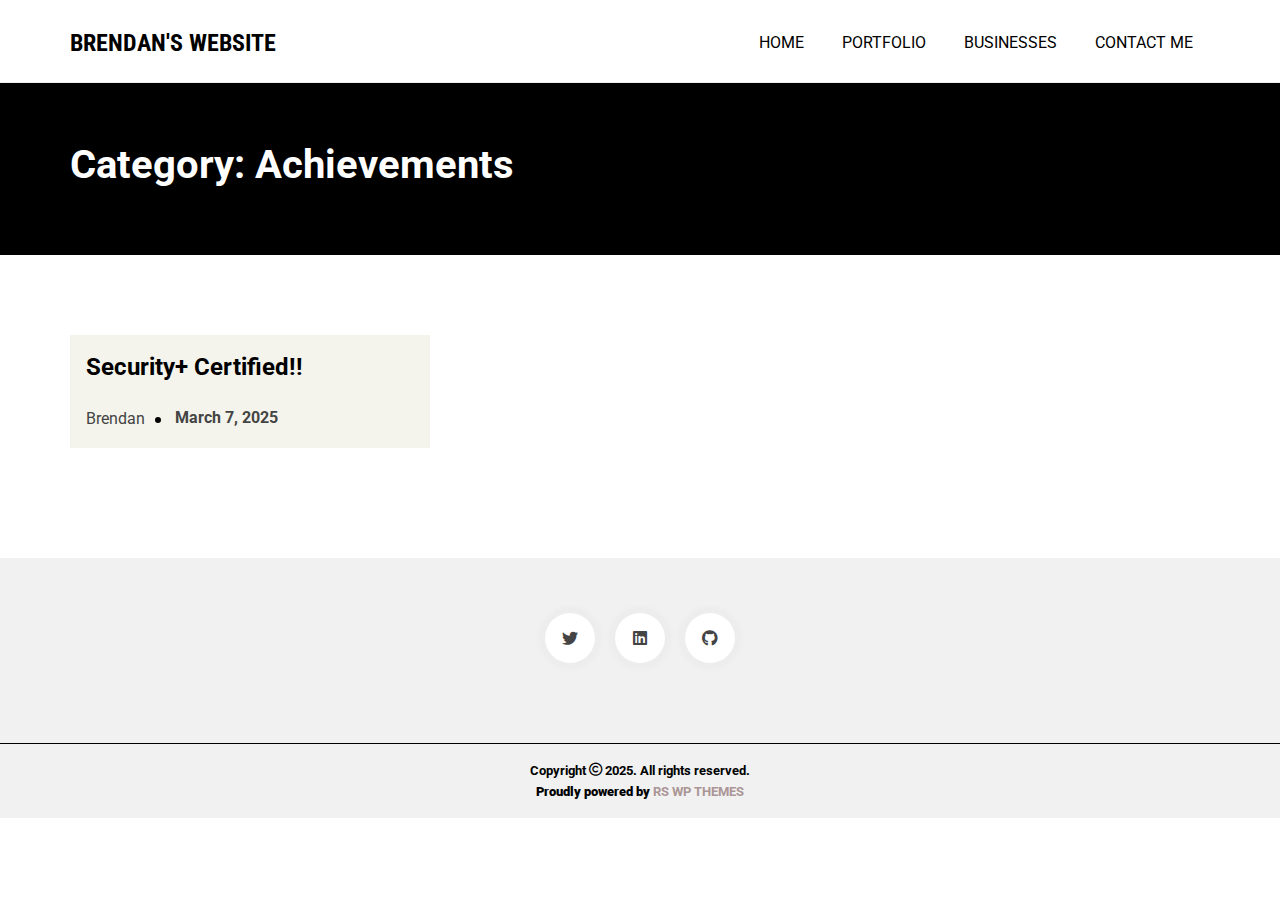
<file: category/achievements/index.html>
<!DOCTYPE html>
<html lang="en-US">
<head itemscope itemtype="http://schema.org/WebSite">
	<meta charset="UTF-8">
	<meta name="viewport" content="width=device-width, initial-scale=1">
	<link rel="profile" href="http://gmpg.org/xfn/11">
	<title>Achievements &#8211; Brendan&#039;s Website</title>
<meta name="robots" content="max-image-preview:large">
	<style>img:is([sizes="auto" i], [sizes^="auto," i]) { contain-intrinsic-size: 3000px 1500px }</style>
	<link rel="alternate" type="application/rss+xml" title="Brendan&#039;s Website &raquo; Feed" href="./../../feed/index.html">
<link rel="alternate" type="application/rss+xml" title="Brendan&#039;s Website &raquo; Comments Feed" href="./../../comments/feed/index.html">
<link rel="alternate" type="application/rss+xml" title="Brendan&#039;s Website &raquo; Achievements Category Feed" href="./feed/index.html">
<script type="text/javascript">
/* <![CDATA[ */
window._wpemojiSettings = {"baseUrl":"https:\/\/s.w.org\/images\/core\/emoji\/15.0.3\/72x72\/","ext":".png","svgUrl":"https:\/\/s.w.org\/images\/core\/emoji\/15.0.3\/svg\/","svgExt":".svg","source":{"concatemoji":".\/\/wp-includes\/js\/wp-emoji-release.min.js?ver=6.7.2"}};
/*! This file is auto-generated */
!function(i,n){var o,s,e;function c(e){try{var t={supportTests:e,timestamp:(new Date).valueOf()};sessionStorage.setItem(o,JSON.stringify(t))}catch(e){}}function p(e,t,n){e.clearRect(0,0,e.canvas.width,e.canvas.height),e.fillText(t,0,0);var t=new Uint32Array(e.getImageData(0,0,e.canvas.width,e.canvas.height).data),r=(e.clearRect(0,0,e.canvas.width,e.canvas.height),e.fillText(n,0,0),new Uint32Array(e.getImageData(0,0,e.canvas.width,e.canvas.height).data));return t.every(function(e,t){return e===r[t]})}function u(e,t,n){switch(t){case"flag":return n(e,"🏳️‍⚧️","🏳️​⚧️")?!1:!n(e,"🇺🇳","🇺​🇳")&&!n(e,"🏴󠁧󠁢󠁥󠁮󠁧󠁿","🏴​󠁧​󠁢​󠁥​󠁮​󠁧​󠁿");case"emoji":return!n(e,"🐦‍⬛","🐦​⬛")}return!1}function f(e,t,n){var r="undefined"!=typeof WorkerGlobalScope&&self instanceof WorkerGlobalScope?new OffscreenCanvas(300,150):i.createElement("canvas"),a=r.getContext("2d",{willReadFrequently:!0}),o=(a.textBaseline="top",a.font="600 32px Arial",{});return e.forEach(function(e){o[e]=t(a,e,n)}),o}function t(e){var t=i.createElement("script");t.src=e,t.defer=!0,i.head.appendChild(t)}"undefined"!=typeof Promise&&(o="wpEmojiSettingsSupports",s=["flag","emoji"],n.supports={everything:!0,everythingExceptFlag:!0},e=new Promise(function(e){i.addEventListener("DOMContentLoaded",e,{once:!0})}),new Promise(function(t){var n=function(){try{var e=JSON.parse(sessionStorage.getItem(o));if("object"==typeof e&&"number"==typeof e.timestamp&&(new Date).valueOf()<e.timestamp+604800&&"object"==typeof e.supportTests)return e.supportTests}catch(e){}return null}();if(!n){if("undefined"!=typeof Worker&&"undefined"!=typeof OffscreenCanvas&&"undefined"!=typeof URL&&URL.createObjectURL&&"undefined"!=typeof Blob)try{var e="postMessage("+f.toString()+"("+[JSON.stringify(s),u.toString(),p.toString()].join(",")+"));",r=new Blob([e],{type:"text/javascript"}),a=new Worker(URL.createObjectURL(r),{name:"wpTestEmojiSupports"});return void(a.onmessage=function(e){c(n=e.data),a.terminate(),t(n)})}catch(e){}c(n=f(s,u,p))}t(n)}).then(function(e){for(var t in e)n.supports[t]=e[t],n.supports.everything=n.supports.everything&&n.supports[t],"flag"!==t&&(n.supports.everythingExceptFlag=n.supports.everythingExceptFlag&&n.supports[t]);n.supports.everythingExceptFlag=n.supports.everythingExceptFlag&&!n.supports.flag,n.DOMReady=!1,n.readyCallback=function(){n.DOMReady=!0}}).then(function(){return e}).then(function(){var e;n.supports.everything||(n.readyCallback(),(e=n.source||{}).concatemoji?t(e.concatemoji):e.wpemoji&&e.twemoji&&(t(e.twemoji),t(e.wpemoji)))}))}((window,document),window._wpemojiSettings);
/* ]]> */
</script>
<style id="wp-emoji-styles-inline-css" type="text/css">img.wp-smiley, img.emoji {
		display: inline !important;
		border: none !important;
		box-shadow: none !important;
		height: 1em !important;
		width: 1em !important;
		margin: 0 0.07em !important;
		vertical-align: -0.1em !important;
		background: none !important;
		padding: 0 !important;
	}</style>
<link rel="stylesheet" id="wp-block-library-css" href="./../../wp-includes/css/dist/block-library/style.min.css?ver=6.7.2" type="text/css" media="all">
<style id="wp-block-library-theme-inline-css" type="text/css">.wp-block-audio :where(figcaption){color:#555;font-size:13px;text-align:center}.is-dark-theme .wp-block-audio :where(figcaption){color:#ffffffa6}.wp-block-audio{margin:0 0 1em}.wp-block-code{border:1px solid #ccc;border-radius:4px;font-family:Menlo,Consolas,monaco,monospace;padding:.8em 1em}.wp-block-embed :where(figcaption){color:#555;font-size:13px;text-align:center}.is-dark-theme .wp-block-embed :where(figcaption){color:#ffffffa6}.wp-block-embed{margin:0 0 1em}.blocks-gallery-caption{color:#555;font-size:13px;text-align:center}.is-dark-theme .blocks-gallery-caption{color:#ffffffa6}:root :where(.wp-block-image figcaption){color:#555;font-size:13px;text-align:center}.is-dark-theme :root :where(.wp-block-image figcaption){color:#ffffffa6}.wp-block-image{margin:0 0 1em}.wp-block-pullquote{border-bottom:4px solid;border-top:4px solid;color:currentColor;margin-bottom:1.75em}.wp-block-pullquote cite,.wp-block-pullquote footer,.wp-block-pullquote__citation{color:currentColor;font-size:.8125em;font-style:normal;text-transform:uppercase}.wp-block-quote{border-left:.25em solid;margin:0 0 1.75em;padding-left:1em}.wp-block-quote cite,.wp-block-quote footer{color:currentColor;font-size:.8125em;font-style:normal;position:relative}.wp-block-quote:where(.has-text-align-right){border-left:none;border-right:.25em solid;padding-left:0;padding-right:1em}.wp-block-quote:where(.has-text-align-center){border:none;padding-left:0}.wp-block-quote.is-large,.wp-block-quote.is-style-large,.wp-block-quote:where(.is-style-plain){border:none}.wp-block-search .wp-block-search__label{font-weight:700}.wp-block-search__button{border:1px solid #ccc;padding:.375em .625em}:where(.wp-block-group.has-background){padding:1.25em 2.375em}.wp-block-separator.has-css-opacity{opacity:.4}.wp-block-separator{border:none;border-bottom:2px solid;margin-left:auto;margin-right:auto}.wp-block-separator.has-alpha-channel-opacity{opacity:1}.wp-block-separator:not(.is-style-wide):not(.is-style-dots){width:100px}.wp-block-separator.has-background:not(.is-style-dots){border-bottom:none;height:1px}.wp-block-separator.has-background:not(.is-style-wide):not(.is-style-dots){height:2px}.wp-block-table{margin:0 0 1em}.wp-block-table td,.wp-block-table th{word-break:normal}.wp-block-table :where(figcaption){color:#555;font-size:13px;text-align:center}.is-dark-theme .wp-block-table :where(figcaption){color:#ffffffa6}.wp-block-video :where(figcaption){color:#555;font-size:13px;text-align:center}.is-dark-theme .wp-block-video :where(figcaption){color:#ffffffa6}.wp-block-video{margin:0 0 1em}:root :where(.wp-block-template-part.has-background){margin-bottom:0;margin-top:0;padding:1.25em 2.375em}</style>
<style id="classic-theme-styles-inline-css" type="text/css">/*! This file is auto-generated */
.wp-block-button__link{color:#fff;background-color:#32373c;border-radius:9999px;box-shadow:none;text-decoration:none;padding:calc(.667em + 2px) calc(1.333em + 2px);font-size:1.125em}.wp-block-file__button{background:#32373c;color:#fff;text-decoration:none}</style>
<style id="global-styles-inline-css" type="text/css">:root{--wp--preset--aspect-ratio--square: 1;--wp--preset--aspect-ratio--4-3: 4/3;--wp--preset--aspect-ratio--3-4: 3/4;--wp--preset--aspect-ratio--3-2: 3/2;--wp--preset--aspect-ratio--2-3: 2/3;--wp--preset--aspect-ratio--16-9: 16/9;--wp--preset--aspect-ratio--9-16: 9/16;--wp--preset--color--black: #000000;--wp--preset--color--cyan-bluish-gray: #abb8c3;--wp--preset--color--white: #ffffff;--wp--preset--color--pale-pink: #f78da7;--wp--preset--color--vivid-red: #cf2e2e;--wp--preset--color--luminous-vivid-orange: #ff6900;--wp--preset--color--luminous-vivid-amber: #fcb900;--wp--preset--color--light-green-cyan: #7bdcb5;--wp--preset--color--vivid-green-cyan: #00d084;--wp--preset--color--pale-cyan-blue: #8ed1fc;--wp--preset--color--vivid-cyan-blue: #0693e3;--wp--preset--color--vivid-purple: #9b51e0;--wp--preset--gradient--vivid-cyan-blue-to-vivid-purple: linear-gradient(135deg,rgba(6,147,227,1) 0%,rgb(155,81,224) 100%);--wp--preset--gradient--light-green-cyan-to-vivid-green-cyan: linear-gradient(135deg,rgb(122,220,180) 0%,rgb(0,208,130) 100%);--wp--preset--gradient--luminous-vivid-amber-to-luminous-vivid-orange: linear-gradient(135deg,rgba(252,185,0,1) 0%,rgba(255,105,0,1) 100%);--wp--preset--gradient--luminous-vivid-orange-to-vivid-red: linear-gradient(135deg,rgba(255,105,0,1) 0%,rgb(207,46,46) 100%);--wp--preset--gradient--very-light-gray-to-cyan-bluish-gray: linear-gradient(135deg,rgb(238,238,238) 0%,rgb(169,184,195) 100%);--wp--preset--gradient--cool-to-warm-spectrum: linear-gradient(135deg,rgb(74,234,220) 0%,rgb(151,120,209) 20%,rgb(207,42,186) 40%,rgb(238,44,130) 60%,rgb(251,105,98) 80%,rgb(254,248,76) 100%);--wp--preset--gradient--blush-light-purple: linear-gradient(135deg,rgb(255,206,236) 0%,rgb(152,150,240) 100%);--wp--preset--gradient--blush-bordeaux: linear-gradient(135deg,rgb(254,205,165) 0%,rgb(254,45,45) 50%,rgb(107,0,62) 100%);--wp--preset--gradient--luminous-dusk: linear-gradient(135deg,rgb(255,203,112) 0%,rgb(199,81,192) 50%,rgb(65,88,208) 100%);--wp--preset--gradient--pale-ocean: linear-gradient(135deg,rgb(255,245,203) 0%,rgb(182,227,212) 50%,rgb(51,167,181) 100%);--wp--preset--gradient--electric-grass: linear-gradient(135deg,rgb(202,248,128) 0%,rgb(113,206,126) 100%);--wp--preset--gradient--midnight: linear-gradient(135deg,rgb(2,3,129) 0%,rgb(40,116,252) 100%);--wp--preset--font-size--small: 13px;--wp--preset--font-size--medium: 20px;--wp--preset--font-size--large: 36px;--wp--preset--font-size--x-large: 42px;--wp--preset--spacing--20: 0.44rem;--wp--preset--spacing--30: 0.67rem;--wp--preset--spacing--40: 1rem;--wp--preset--spacing--50: 1.5rem;--wp--preset--spacing--60: 2.25rem;--wp--preset--spacing--70: 3.38rem;--wp--preset--spacing--80: 5.06rem;--wp--preset--shadow--natural: 6px 6px 9px rgba(0, 0, 0, 0.2);--wp--preset--shadow--deep: 12px 12px 50px rgba(0, 0, 0, 0.4);--wp--preset--shadow--sharp: 6px 6px 0px rgba(0, 0, 0, 0.2);--wp--preset--shadow--outlined: 6px 6px 0px -3px rgba(255, 255, 255, 1), 6px 6px rgba(0, 0, 0, 1);--wp--preset--shadow--crisp: 6px 6px 0px rgba(0, 0, 0, 1);}:where(.is-layout-flex){gap: 0.5em;}:where(.is-layout-grid){gap: 0.5em;}body .is-layout-flex{display: flex;}.is-layout-flex{flex-wrap: wrap;align-items: center;}.is-layout-flex > :is(*, div){margin: 0;}body .is-layout-grid{display: grid;}.is-layout-grid > :is(*, div){margin: 0;}:where(.wp-block-columns.is-layout-flex){gap: 2em;}:where(.wp-block-columns.is-layout-grid){gap: 2em;}:where(.wp-block-post-template.is-layout-flex){gap: 1.25em;}:where(.wp-block-post-template.is-layout-grid){gap: 1.25em;}.has-black-color{color: var(--wp--preset--color--black) !important;}.has-cyan-bluish-gray-color{color: var(--wp--preset--color--cyan-bluish-gray) !important;}.has-white-color{color: var(--wp--preset--color--white) !important;}.has-pale-pink-color{color: var(--wp--preset--color--pale-pink) !important;}.has-vivid-red-color{color: var(--wp--preset--color--vivid-red) !important;}.has-luminous-vivid-orange-color{color: var(--wp--preset--color--luminous-vivid-orange) !important;}.has-luminous-vivid-amber-color{color: var(--wp--preset--color--luminous-vivid-amber) !important;}.has-light-green-cyan-color{color: var(--wp--preset--color--light-green-cyan) !important;}.has-vivid-green-cyan-color{color: var(--wp--preset--color--vivid-green-cyan) !important;}.has-pale-cyan-blue-color{color: var(--wp--preset--color--pale-cyan-blue) !important;}.has-vivid-cyan-blue-color{color: var(--wp--preset--color--vivid-cyan-blue) !important;}.has-vivid-purple-color{color: var(--wp--preset--color--vivid-purple) !important;}.has-black-background-color{background-color: var(--wp--preset--color--black) !important;}.has-cyan-bluish-gray-background-color{background-color: var(--wp--preset--color--cyan-bluish-gray) !important;}.has-white-background-color{background-color: var(--wp--preset--color--white) !important;}.has-pale-pink-background-color{background-color: var(--wp--preset--color--pale-pink) !important;}.has-vivid-red-background-color{background-color: var(--wp--preset--color--vivid-red) !important;}.has-luminous-vivid-orange-background-color{background-color: var(--wp--preset--color--luminous-vivid-orange) !important;}.has-luminous-vivid-amber-background-color{background-color: var(--wp--preset--color--luminous-vivid-amber) !important;}.has-light-green-cyan-background-color{background-color: var(--wp--preset--color--light-green-cyan) !important;}.has-vivid-green-cyan-background-color{background-color: var(--wp--preset--color--vivid-green-cyan) !important;}.has-pale-cyan-blue-background-color{background-color: var(--wp--preset--color--pale-cyan-blue) !important;}.has-vivid-cyan-blue-background-color{background-color: var(--wp--preset--color--vivid-cyan-blue) !important;}.has-vivid-purple-background-color{background-color: var(--wp--preset--color--vivid-purple) !important;}.has-black-border-color{border-color: var(--wp--preset--color--black) !important;}.has-cyan-bluish-gray-border-color{border-color: var(--wp--preset--color--cyan-bluish-gray) !important;}.has-white-border-color{border-color: var(--wp--preset--color--white) !important;}.has-pale-pink-border-color{border-color: var(--wp--preset--color--pale-pink) !important;}.has-vivid-red-border-color{border-color: var(--wp--preset--color--vivid-red) !important;}.has-luminous-vivid-orange-border-color{border-color: var(--wp--preset--color--luminous-vivid-orange) !important;}.has-luminous-vivid-amber-border-color{border-color: var(--wp--preset--color--luminous-vivid-amber) !important;}.has-light-green-cyan-border-color{border-color: var(--wp--preset--color--light-green-cyan) !important;}.has-vivid-green-cyan-border-color{border-color: var(--wp--preset--color--vivid-green-cyan) !important;}.has-pale-cyan-blue-border-color{border-color: var(--wp--preset--color--pale-cyan-blue) !important;}.has-vivid-cyan-blue-border-color{border-color: var(--wp--preset--color--vivid-cyan-blue) !important;}.has-vivid-purple-border-color{border-color: var(--wp--preset--color--vivid-purple) !important;}.has-vivid-cyan-blue-to-vivid-purple-gradient-background{background: var(--wp--preset--gradient--vivid-cyan-blue-to-vivid-purple) !important;}.has-light-green-cyan-to-vivid-green-cyan-gradient-background{background: var(--wp--preset--gradient--light-green-cyan-to-vivid-green-cyan) !important;}.has-luminous-vivid-amber-to-luminous-vivid-orange-gradient-background{background: var(--wp--preset--gradient--luminous-vivid-amber-to-luminous-vivid-orange) !important;}.has-luminous-vivid-orange-to-vivid-red-gradient-background{background: var(--wp--preset--gradient--luminous-vivid-orange-to-vivid-red) !important;}.has-very-light-gray-to-cyan-bluish-gray-gradient-background{background: var(--wp--preset--gradient--very-light-gray-to-cyan-bluish-gray) !important;}.has-cool-to-warm-spectrum-gradient-background{background: var(--wp--preset--gradient--cool-to-warm-spectrum) !important;}.has-blush-light-purple-gradient-background{background: var(--wp--preset--gradient--blush-light-purple) !important;}.has-blush-bordeaux-gradient-background{background: var(--wp--preset--gradient--blush-bordeaux) !important;}.has-luminous-dusk-gradient-background{background: var(--wp--preset--gradient--luminous-dusk) !important;}.has-pale-ocean-gradient-background{background: var(--wp--preset--gradient--pale-ocean) !important;}.has-electric-grass-gradient-background{background: var(--wp--preset--gradient--electric-grass) !important;}.has-midnight-gradient-background{background: var(--wp--preset--gradient--midnight) !important;}.has-small-font-size{font-size: var(--wp--preset--font-size--small) !important;}.has-medium-font-size{font-size: var(--wp--preset--font-size--medium) !important;}.has-large-font-size{font-size: var(--wp--preset--font-size--large) !important;}.has-x-large-font-size{font-size: var(--wp--preset--font-size--x-large) !important;}
:where(.wp-block-post-template.is-layout-flex){gap: 1.25em;}:where(.wp-block-post-template.is-layout-grid){gap: 1.25em;}
:where(.wp-block-columns.is-layout-flex){gap: 2em;}:where(.wp-block-columns.is-layout-grid){gap: 2em;}
:root :where(.wp-block-pullquote){font-size: 1.5em;line-height: 1.6;}</style>
<link rel="stylesheet" id="author-personal-blog-style-css" href="./../../wp-content/themes/author-personal-blog/style.css?ver=6.7.2" type="text/css" media="all">
<link rel="stylesheet" id="bootstrap-grid-css" href="./../../wp-content/themes/author-personal-blog/assets/css/bootstrap-grid.css?ver=6.7.2" type="text/css" media="all">
<link rel="stylesheet" id="rswpthemes-icons-css" href="./../../wp-content/themes/author-personal-blog/assets/icons/icons.css?ver=6.7.2" type="text/css" media="all">
<link rel="stylesheet" id="block-style-css" href="./../../wp-content/themes/author-personal-blog/assets/blocks-style/block-styles.css?ver=6.7.2" type="text/css" media="all">
<script type="text/javascript" src="./../../wp-includes/js/jquery/jquery.min.js?ver=3.7.1" id="jquery-core-js"></script>
<script type="text/javascript" src="./../../wp-includes/js/jquery/jquery-migrate.min.js?ver=3.4.1" id="jquery-migrate-js"></script>
<link rel="https://api.w.org/" href="./../../wp-json/index.html">
<link rel="alternate" title="JSON" type="application/json" href="./../../wp-json/wp/v2/categories/2/index.html">
<link rel="EditURI" type="application/rsd+xml" title="RSD" href="./../../xmlrpc.php?rsd">
<meta name="generator" content="WordPress 6.7.2">
<style id="kirki-inline-styles">.site-branding .site-title{font-family:Roboto Condensed;font-size:1.5rem;font-weight:700;letter-spacing:px;}.site-branding p.site-description{font-family:Roboto;font-size:1rem;font-weight:400;letter-spacing:0px;line-height:1.6;text-transform:none;color:#000000;}.about-section-area{background:#000000;background-color:#000000;}.about-section-content h2{color:#ffffff;}.about-section-content h4{color:#ffffff;}.about-section-content .author-short-text{color:#ffffff;}.about-section-content .author-short-text a{color:#ffffff;}.about-section-social-links .social-link a{background-color:#ffffff;color:#000000;}.about-section-social-links .social-link a:hover, .about-section-social-links .social-link a:active{background-color:#a1a1a1;color:#000000;}section.page-header-area{background:#000000;background-color:#000000;background-position:left top;-webkit-background-size:cover;-moz-background-size:cover;-ms-background-size:cover;-o-background-size:cover;background-size:cover;}section.page-header-area h1{font-family:Roboto;text-align:left;text-transform:none;color:#ffffff;}.single-post-header-area{background-color:#f4f4ec;}.author-personal-blog-standard-post__overlay-category span.cat-links a, .widget .tagcloud a, blockquote.wp-block-quote.is-style-red-qoute, .scrooltotop a:hover, .discover-me-button a, .woocommerce .woocommerce-pagination .page-numbers li a, .woocommerce .woocommerce-pagination .page-numbers li span, .woocommerce ul.products li.product .onsale, .woocommerce span.onsale, .woocommerce #respond input#submit.alt, .woocommerce a.button.alt, .woocommerce button.button.alt, .woocommerce input.button.alt, .woocommerce table.shop_table tr td.product-remove a, .woocommerce-info, .woocommerce-noreviews, p.no-comments, .author-personal-blog-single-page .entry-footer a,nav.woocommerce-MyAccount-navigation ul li a, .rs-wp-themes-cookies-banner-area .cookies_accept_button, .widget_search button, aside.widget-area .widget .widget-title:before, .pagination li.page-item a, .pagination li.page-item span, .author-personal-blog-standard-post__overlay-content.no-post-thumbnail .author-personal-blog-standard-post__overlay-category span.cat-links a, .author-personal-blog-standard-post__overlay-content.no-post-thumbnail .author-personal-blog-standard-post__post-meta span.cat-links a, .author-personal-blog-standard-post__overlay-category span.cat-links a:hover, .widget .tagcloud a:hover, .discover-me-button a:hover, .author-personal-blog-standard-post__post-meta span.cat-links a:hover, .author-personal-blog-standard-post__overlay-content.no-post-thumbnail .author-personal-blog-standard-post__blog-meta>span i.dote, .scrooltotop a, .about-section-social-links a:hover, .about-section-social-links a:focus, .about-section-social-links a:hover, .about-section-social-links a:active,.author-personal-blog-standard-post__post-meta-single .posted-on:before, .author-personal-blog-standard-post__post-meta-single .posted-on:after, form#commentform p.form-submit button.btn-primary, .footer-social-links .social-link a:hover, .woocommerce ul.products li.product .button:hover, .author-personal-blog-standard-post .author-personal-blog-standard-post__full-summery .wp-block-post-terms a, nav.wp-block-query-pagination .wp-block-query-pagination-numbers > span, nav.wp-block-query-pagination .wp-block-query-pagination-numbers > a, nav.wp-block-query-pagination a.wp-block-query-pagination-next, nav.wp-block-query-pagination a.wp-block-query-pagination-prev, .author-personal-blog-standard-post .author-personal-blog-standard-post__full-summery .wp-block-post-navigation-link a, .author-personal-blog-standard-post__full-summery .page-links a{background-color:#000000;}#cssmenu ul ul li:first-child{border-top-color:#000000;}.author-personal-blog-standard-post__full-summery blockquote{border-left-color:#000000;}.author-personal-blog-standard-post__full-summery blockquote.has-text-align-right{border-right-color:#000000;}.widget_search button{border-color:#000000;}.widget-area .widget.widget_rss a.rsswidget, .widget ul li a:hover, .widget ul li a:visited, .widget ul li a:focus, .widget ul li a:active, .widget ol li a:hover, .widget ol li a:visited, .widget ol li a:focus, .widget ol li a:active, .author-personal-blog-standard-post .author-personal-blog-standard-post__full-summery a:hover, a:hover, a:focus, a:active, span.opacity-none:before, header.archive-page-header span, .woocommerce ul.products li.product .price, .woocommerce div.product p.price, .woocommerce div.product span.price, .woocommerce .product_meta > * a, .woocommerce-account .woocommerce-MyAccount-content a, .author-personal-blog-standard-post_post-meta .tags-links a:hover, .post-details-page .author-personal-blog-standard-post__blog-meta .fa, .books-loop-item .loop-book-content-wrapper .book-price, .about-section-social-links a, #cssmenu>ul>li:hover>a{color:#1e73be;}.author-personal-blog-standard-post__blog-meta>span.posted-on i.line{background-color:#1e73be;}footer.site-footer, .site-copyright{background-color:#f1f1f1;}.footer-content .widget h2.widget-title.footer-title{color:#000000;}.footer-content .widget h2.widget-title.footer-title:before{background-color:#000000;}.site-copyright{border-color:#000000;color:#000000;}.blog-section-title-wrapper .section-title-inner:before{border-color:rgba(0, 0, 0, 0.3);}.blog-section-title-wrapper .section-title-inner:after{border-color:rgba(0, 0, 0, 0.3);}.author-personal-blog-standard-post__post-title h2 a{font-weight:700;color:#ffffff;}body{font-size:1rem;font-weight:700;color:#000000;}h1{font-family:Roboto;font-size:2.5rem;font-weight:700;letter-spacing:0px;line-height:1.6;text-align:left;text-transform:none;color:#000000;}h2{font-family:Roboto;font-size:2rem;font-weight:700;letter-spacing:0px;line-height:1.6;text-align:left;text-transform:none;color:#000000;}h3{font-family:Roboto;font-size:1.75rem;font-weight:700;letter-spacing:0px;line-height:1.6;text-align:left;text-transform:none;color:#000000;}h4{font-family:Roboto;font-size:1.5rem;font-weight:700;letter-spacing:0px;line-height:1.6;text-align:left;text-transform:none;color:#000000;}h5{font-family:Roboto;font-size:1.25rem;font-weight:700;letter-spacing:0px;line-height:1.6;text-align:left;text-transform:none;color:#000000;}h6{font-family:Roboto;font-size:1rem;font-weight:700;letter-spacing:0px;line-height:1.6;text-align:left;text-transform:none;color:#000000;}aside.widget-area .widget .widget-title,aside.widget-area .widget .widgettitle{font-family:Roboto;font-size:1.3rem;font-weight:700;letter-spacing:0px;line-height:1.6;text-align:left;text-transform:none;color:#000000;}.subscribe-form-area{background-color:#f4f4ec;}.subscribe-form-wrapper .mc4wp-form-fields input[type="submit"]{background-color:#fb4747;border-color:#fb4747;color:#ffffff;}.subscribe-form-wrapper .mc4wp-form-fields input[type="email"]{background-color:#ffffff;color:#000000;}.subscribe-form-wrapper .mc4wp-form-fields input[type="email"]::placeholder{color:#000000;}.subscribe-form-wrapper .mc4wp-form-fields input[type="email"]::-webkit-input-placeholder{color:#000000;}.subscribe-form-wrapper .mc4wp-form-fields input[type="email"]::-moz-placeholder{color:#000000;}.subscribe-form-wrapper .mc4wp-form-fields input[type="email"]:-ms-input-placeholder{color:#000000;}.subscribe-form-wrapper .mc4wp-form-fields input[type="email"]::-ms-input-placeholder{color:#000000;}.subscribe-form-wrapper .subscribe-form-title h2{font-family:Roboto;font-size:2.5rem;font-weight:700;letter-spacing:0px;line-height:1.4;text-align:center;text-transform:none;color:#000000;}.footer-menu ul.menu li a{color:#000000;}.footer-menu ul.menu li a:hover{color:#ffffff;}.site-copyright-text{color:#000000;}/* cyrillic-ext */
@font-face {
  font-family: 'Roboto Condensed';
  font-style: normal;
  font-weight: 700;
  font-display: swap;
  src: url(./../../wp-content/fonts/roboto-condensed/ieVo2ZhZI2eCN5jzbjEETS9weq8-_d6T_POl0fRJeyVVpcBD5XxxKA.woff2) format('woff2');
  unicode-range: U+0460-052F, U+1C80-1C8A, U+20B4, U+2DE0-2DFF, U+A640-A69F, U+FE2E-FE2F;
}
/* cyrillic */
@font-face {
  font-family: 'Roboto Condensed';
  font-style: normal;
  font-weight: 700;
  font-display: swap;
  src: url(./../../wp-content/fonts/roboto-condensed/ieVo2ZhZI2eCN5jzbjEETS9weq8-_d6T_POl0fRJeyVVpcBK5XxxKA.woff2) format('woff2');
  unicode-range: U+0301, U+0400-045F, U+0490-0491, U+04B0-04B1, U+2116;
}
/* greek-ext */
@font-face {
  font-family: 'Roboto Condensed';
  font-style: normal;
  font-weight: 700;
  font-display: swap;
  src: url(./../../wp-content/fonts/roboto-condensed/ieVo2ZhZI2eCN5jzbjEETS9weq8-_d6T_POl0fRJeyVVpcBC5XxxKA.woff2) format('woff2');
  unicode-range: U+1F00-1FFF;
}
/* greek */
@font-face {
  font-family: 'Roboto Condensed';
  font-style: normal;
  font-weight: 700;
  font-display: swap;
  src: url(./../../wp-content/fonts/roboto-condensed/ieVo2ZhZI2eCN5jzbjEETS9weq8-_d6T_POl0fRJeyVVpcBN5XxxKA.woff2) format('woff2');
  unicode-range: U+0370-0377, U+037A-037F, U+0384-038A, U+038C, U+038E-03A1, U+03A3-03FF;
}
/* vietnamese */
@font-face {
  font-family: 'Roboto Condensed';
  font-style: normal;
  font-weight: 700;
  font-display: swap;
  src: url(./../../wp-content/fonts/roboto-condensed/ieVo2ZhZI2eCN5jzbjEETS9weq8-_d6T_POl0fRJeyVVpcBB5XxxKA.woff2) format('woff2');
  unicode-range: U+0102-0103, U+0110-0111, U+0128-0129, U+0168-0169, U+01A0-01A1, U+01AF-01B0, U+0300-0301, U+0303-0304, U+0308-0309, U+0323, U+0329, U+1EA0-1EF9, U+20AB;
}
/* latin-ext */
@font-face {
  font-family: 'Roboto Condensed';
  font-style: normal;
  font-weight: 700;
  font-display: swap;
  src: url(./../../wp-content/fonts/roboto-condensed/ieVo2ZhZI2eCN5jzbjEETS9weq8-_d6T_POl0fRJeyVVpcBA5XxxKA.woff2) format('woff2');
  unicode-range: U+0100-02BA, U+02BD-02C5, U+02C7-02CC, U+02CE-02D7, U+02DD-02FF, U+0304, U+0308, U+0329, U+1D00-1DBF, U+1E00-1E9F, U+1EF2-1EFF, U+2020, U+20A0-20AB, U+20AD-20C0, U+2113, U+2C60-2C7F, U+A720-A7FF;
}
/* latin */
@font-face {
  font-family: 'Roboto Condensed';
  font-style: normal;
  font-weight: 700;
  font-display: swap;
  src: url(./../../wp-content/fonts/roboto-condensed/ieVo2ZhZI2eCN5jzbjEETS9weq8-_d6T_POl0fRJeyVVpcBO5Xw.woff2) format('woff2');
  unicode-range: U+0000-00FF, U+0131, U+0152-0153, U+02BB-02BC, U+02C6, U+02DA, U+02DC, U+0304, U+0308, U+0329, U+2000-206F, U+20AC, U+2122, U+2191, U+2193, U+2212, U+2215, U+FEFF, U+FFFD;
}/* cyrillic-ext */
@font-face {
  font-family: 'Roboto';
  font-style: normal;
  font-weight: 400;
  font-stretch: 100%;
  font-display: swap;
  src: url(./../../wp-content/fonts/roboto/KFO7CnqEu92Fr1ME7kSn66aGLdTylUAMa3GUBGEe.woff2) format('woff2');
  unicode-range: U+0460-052F, U+1C80-1C8A, U+20B4, U+2DE0-2DFF, U+A640-A69F, U+FE2E-FE2F;
}
/* cyrillic */
@font-face {
  font-family: 'Roboto';
  font-style: normal;
  font-weight: 400;
  font-stretch: 100%;
  font-display: swap;
  src: url(./../../wp-content/fonts/roboto/KFO7CnqEu92Fr1ME7kSn66aGLdTylUAMa3iUBGEe.woff2) format('woff2');
  unicode-range: U+0301, U+0400-045F, U+0490-0491, U+04B0-04B1, U+2116;
}
/* greek-ext */
@font-face {
  font-family: 'Roboto';
  font-style: normal;
  font-weight: 400;
  font-stretch: 100%;
  font-display: swap;
  src: url(./../../wp-content/fonts/roboto/KFO7CnqEu92Fr1ME7kSn66aGLdTylUAMa3CUBGEe.woff2) format('woff2');
  unicode-range: U+1F00-1FFF;
}
/* greek */
@font-face {
  font-family: 'Roboto';
  font-style: normal;
  font-weight: 400;
  font-stretch: 100%;
  font-display: swap;
  src: url(./../../wp-content/fonts/roboto/KFO7CnqEu92Fr1ME7kSn66aGLdTylUAMa3-UBGEe.woff2) format('woff2');
  unicode-range: U+0370-0377, U+037A-037F, U+0384-038A, U+038C, U+038E-03A1, U+03A3-03FF;
}
/* math */
@font-face {
  font-family: 'Roboto';
  font-style: normal;
  font-weight: 400;
  font-stretch: 100%;
  font-display: swap;
  src: url(./../../wp-content/fonts/roboto/KFO7CnqEu92Fr1ME7kSn66aGLdTylUAMawCUBGEe.woff2) format('woff2');
  unicode-range: U+0302-0303, U+0305, U+0307-0308, U+0310, U+0312, U+0315, U+031A, U+0326-0327, U+032C, U+032F-0330, U+0332-0333, U+0338, U+033A, U+0346, U+034D, U+0391-03A1, U+03A3-03A9, U+03B1-03C9, U+03D1, U+03D5-03D6, U+03F0-03F1, U+03F4-03F5, U+2016-2017, U+2034-2038, U+203C, U+2040, U+2043, U+2047, U+2050, U+2057, U+205F, U+2070-2071, U+2074-208E, U+2090-209C, U+20D0-20DC, U+20E1, U+20E5-20EF, U+2100-2112, U+2114-2115, U+2117-2121, U+2123-214F, U+2190, U+2192, U+2194-21AE, U+21B0-21E5, U+21F1-21F2, U+21F4-2211, U+2213-2214, U+2216-22FF, U+2308-230B, U+2310, U+2319, U+231C-2321, U+2336-237A, U+237C, U+2395, U+239B-23B7, U+23D0, U+23DC-23E1, U+2474-2475, U+25AF, U+25B3, U+25B7, U+25BD, U+25C1, U+25CA, U+25CC, U+25FB, U+266D-266F, U+27C0-27FF, U+2900-2AFF, U+2B0E-2B11, U+2B30-2B4C, U+2BFE, U+3030, U+FF5B, U+FF5D, U+1D400-1D7FF, U+1EE00-1EEFF;
}
/* symbols */
@font-face {
  font-family: 'Roboto';
  font-style: normal;
  font-weight: 400;
  font-stretch: 100%;
  font-display: swap;
  src: url(./../../wp-content/fonts/roboto/KFO7CnqEu92Fr1ME7kSn66aGLdTylUAMaxKUBGEe.woff2) format('woff2');
  unicode-range: U+0001-000C, U+000E-001F, U+007F-009F, U+20DD-20E0, U+20E2-20E4, U+2150-218F, U+2190, U+2192, U+2194-2199, U+21AF, U+21E6-21F0, U+21F3, U+2218-2219, U+2299, U+22C4-22C6, U+2300-243F, U+2440-244A, U+2460-24FF, U+25A0-27BF, U+2800-28FF, U+2921-2922, U+2981, U+29BF, U+29EB, U+2B00-2BFF, U+4DC0-4DFF, U+FFF9-FFFB, U+10140-1018E, U+10190-1019C, U+101A0, U+101D0-101FD, U+102E0-102FB, U+10E60-10E7E, U+1D2C0-1D2D3, U+1D2E0-1D37F, U+1F000-1F0FF, U+1F100-1F1AD, U+1F1E6-1F1FF, U+1F30D-1F30F, U+1F315, U+1F31C, U+1F31E, U+1F320-1F32C, U+1F336, U+1F378, U+1F37D, U+1F382, U+1F393-1F39F, U+1F3A7-1F3A8, U+1F3AC-1F3AF, U+1F3C2, U+1F3C4-1F3C6, U+1F3CA-1F3CE, U+1F3D4-1F3E0, U+1F3ED, U+1F3F1-1F3F3, U+1F3F5-1F3F7, U+1F408, U+1F415, U+1F41F, U+1F426, U+1F43F, U+1F441-1F442, U+1F444, U+1F446-1F449, U+1F44C-1F44E, U+1F453, U+1F46A, U+1F47D, U+1F4A3, U+1F4B0, U+1F4B3, U+1F4B9, U+1F4BB, U+1F4BF, U+1F4C8-1F4CB, U+1F4D6, U+1F4DA, U+1F4DF, U+1F4E3-1F4E6, U+1F4EA-1F4ED, U+1F4F7, U+1F4F9-1F4FB, U+1F4FD-1F4FE, U+1F503, U+1F507-1F50B, U+1F50D, U+1F512-1F513, U+1F53E-1F54A, U+1F54F-1F5FA, U+1F610, U+1F650-1F67F, U+1F687, U+1F68D, U+1F691, U+1F694, U+1F698, U+1F6AD, U+1F6B2, U+1F6B9-1F6BA, U+1F6BC, U+1F6C6-1F6CF, U+1F6D3-1F6D7, U+1F6E0-1F6EA, U+1F6F0-1F6F3, U+1F6F7-1F6FC, U+1F700-1F7FF, U+1F800-1F80B, U+1F810-1F847, U+1F850-1F859, U+1F860-1F887, U+1F890-1F8AD, U+1F8B0-1F8BB, U+1F8C0-1F8C1, U+1F900-1F90B, U+1F93B, U+1F946, U+1F984, U+1F996, U+1F9E9, U+1FA00-1FA6F, U+1FA70-1FA7C, U+1FA80-1FA89, U+1FA8F-1FAC6, U+1FACE-1FADC, U+1FADF-1FAE9, U+1FAF0-1FAF8, U+1FB00-1FBFF;
}
/* vietnamese */
@font-face {
  font-family: 'Roboto';
  font-style: normal;
  font-weight: 400;
  font-stretch: 100%;
  font-display: swap;
  src: url(./../../wp-content/fonts/roboto/KFO7CnqEu92Fr1ME7kSn66aGLdTylUAMa3OUBGEe.woff2) format('woff2');
  unicode-range: U+0102-0103, U+0110-0111, U+0128-0129, U+0168-0169, U+01A0-01A1, U+01AF-01B0, U+0300-0301, U+0303-0304, U+0308-0309, U+0323, U+0329, U+1EA0-1EF9, U+20AB;
}
/* latin-ext */
@font-face {
  font-family: 'Roboto';
  font-style: normal;
  font-weight: 400;
  font-stretch: 100%;
  font-display: swap;
  src: url(./../../wp-content/fonts/roboto/KFO7CnqEu92Fr1ME7kSn66aGLdTylUAMa3KUBGEe.woff2) format('woff2');
  unicode-range: U+0100-02BA, U+02BD-02C5, U+02C7-02CC, U+02CE-02D7, U+02DD-02FF, U+0304, U+0308, U+0329, U+1D00-1DBF, U+1E00-1E9F, U+1EF2-1EFF, U+2020, U+20A0-20AB, U+20AD-20C0, U+2113, U+2C60-2C7F, U+A720-A7FF;
}
/* latin */
@font-face {
  font-family: 'Roboto';
  font-style: normal;
  font-weight: 400;
  font-stretch: 100%;
  font-display: swap;
  src: url(./../../wp-content/fonts/roboto/KFO7CnqEu92Fr1ME7kSn66aGLdTylUAMa3yUBA.woff2) format('woff2');
  unicode-range: U+0000-00FF, U+0131, U+0152-0153, U+02BB-02BC, U+02C6, U+02DA, U+02DC, U+0304, U+0308, U+0329, U+2000-206F, U+20AC, U+2122, U+2191, U+2193, U+2212, U+2215, U+FEFF, U+FFFD;
}
/* cyrillic-ext */
@font-face {
  font-family: 'Roboto';
  font-style: normal;
  font-weight: 700;
  font-stretch: 100%;
  font-display: swap;
  src: url(./../../wp-content/fonts/roboto/KFO7CnqEu92Fr1ME7kSn66aGLdTylUAMa3GUBGEe.woff2) format('woff2');
  unicode-range: U+0460-052F, U+1C80-1C8A, U+20B4, U+2DE0-2DFF, U+A640-A69F, U+FE2E-FE2F;
}
/* cyrillic */
@font-face {
  font-family: 'Roboto';
  font-style: normal;
  font-weight: 700;
  font-stretch: 100%;
  font-display: swap;
  src: url(./../../wp-content/fonts/roboto/KFO7CnqEu92Fr1ME7kSn66aGLdTylUAMa3iUBGEe.woff2) format('woff2');
  unicode-range: U+0301, U+0400-045F, U+0490-0491, U+04B0-04B1, U+2116;
}
/* greek-ext */
@font-face {
  font-family: 'Roboto';
  font-style: normal;
  font-weight: 700;
  font-stretch: 100%;
  font-display: swap;
  src: url(./../../wp-content/fonts/roboto/KFO7CnqEu92Fr1ME7kSn66aGLdTylUAMa3CUBGEe.woff2) format('woff2');
  unicode-range: U+1F00-1FFF;
}
/* greek */
@font-face {
  font-family: 'Roboto';
  font-style: normal;
  font-weight: 700;
  font-stretch: 100%;
  font-display: swap;
  src: url(./../../wp-content/fonts/roboto/KFO7CnqEu92Fr1ME7kSn66aGLdTylUAMa3-UBGEe.woff2) format('woff2');
  unicode-range: U+0370-0377, U+037A-037F, U+0384-038A, U+038C, U+038E-03A1, U+03A3-03FF;
}
/* math */
@font-face {
  font-family: 'Roboto';
  font-style: normal;
  font-weight: 700;
  font-stretch: 100%;
  font-display: swap;
  src: url(./../../wp-content/fonts/roboto/KFO7CnqEu92Fr1ME7kSn66aGLdTylUAMawCUBGEe.woff2) format('woff2');
  unicode-range: U+0302-0303, U+0305, U+0307-0308, U+0310, U+0312, U+0315, U+031A, U+0326-0327, U+032C, U+032F-0330, U+0332-0333, U+0338, U+033A, U+0346, U+034D, U+0391-03A1, U+03A3-03A9, U+03B1-03C9, U+03D1, U+03D5-03D6, U+03F0-03F1, U+03F4-03F5, U+2016-2017, U+2034-2038, U+203C, U+2040, U+2043, U+2047, U+2050, U+2057, U+205F, U+2070-2071, U+2074-208E, U+2090-209C, U+20D0-20DC, U+20E1, U+20E5-20EF, U+2100-2112, U+2114-2115, U+2117-2121, U+2123-214F, U+2190, U+2192, U+2194-21AE, U+21B0-21E5, U+21F1-21F2, U+21F4-2211, U+2213-2214, U+2216-22FF, U+2308-230B, U+2310, U+2319, U+231C-2321, U+2336-237A, U+237C, U+2395, U+239B-23B7, U+23D0, U+23DC-23E1, U+2474-2475, U+25AF, U+25B3, U+25B7, U+25BD, U+25C1, U+25CA, U+25CC, U+25FB, U+266D-266F, U+27C0-27FF, U+2900-2AFF, U+2B0E-2B11, U+2B30-2B4C, U+2BFE, U+3030, U+FF5B, U+FF5D, U+1D400-1D7FF, U+1EE00-1EEFF;
}
/* symbols */
@font-face {
  font-family: 'Roboto';
  font-style: normal;
  font-weight: 700;
  font-stretch: 100%;
  font-display: swap;
  src: url(./../../wp-content/fonts/roboto/KFO7CnqEu92Fr1ME7kSn66aGLdTylUAMaxKUBGEe.woff2) format('woff2');
  unicode-range: U+0001-000C, U+000E-001F, U+007F-009F, U+20DD-20E0, U+20E2-20E4, U+2150-218F, U+2190, U+2192, U+2194-2199, U+21AF, U+21E6-21F0, U+21F3, U+2218-2219, U+2299, U+22C4-22C6, U+2300-243F, U+2440-244A, U+2460-24FF, U+25A0-27BF, U+2800-28FF, U+2921-2922, U+2981, U+29BF, U+29EB, U+2B00-2BFF, U+4DC0-4DFF, U+FFF9-FFFB, U+10140-1018E, U+10190-1019C, U+101A0, U+101D0-101FD, U+102E0-102FB, U+10E60-10E7E, U+1D2C0-1D2D3, U+1D2E0-1D37F, U+1F000-1F0FF, U+1F100-1F1AD, U+1F1E6-1F1FF, U+1F30D-1F30F, U+1F315, U+1F31C, U+1F31E, U+1F320-1F32C, U+1F336, U+1F378, U+1F37D, U+1F382, U+1F393-1F39F, U+1F3A7-1F3A8, U+1F3AC-1F3AF, U+1F3C2, U+1F3C4-1F3C6, U+1F3CA-1F3CE, U+1F3D4-1F3E0, U+1F3ED, U+1F3F1-1F3F3, U+1F3F5-1F3F7, U+1F408, U+1F415, U+1F41F, U+1F426, U+1F43F, U+1F441-1F442, U+1F444, U+1F446-1F449, U+1F44C-1F44E, U+1F453, U+1F46A, U+1F47D, U+1F4A3, U+1F4B0, U+1F4B3, U+1F4B9, U+1F4BB, U+1F4BF, U+1F4C8-1F4CB, U+1F4D6, U+1F4DA, U+1F4DF, U+1F4E3-1F4E6, U+1F4EA-1F4ED, U+1F4F7, U+1F4F9-1F4FB, U+1F4FD-1F4FE, U+1F503, U+1F507-1F50B, U+1F50D, U+1F512-1F513, U+1F53E-1F54A, U+1F54F-1F5FA, U+1F610, U+1F650-1F67F, U+1F687, U+1F68D, U+1F691, U+1F694, U+1F698, U+1F6AD, U+1F6B2, U+1F6B9-1F6BA, U+1F6BC, U+1F6C6-1F6CF, U+1F6D3-1F6D7, U+1F6E0-1F6EA, U+1F6F0-1F6F3, U+1F6F7-1F6FC, U+1F700-1F7FF, U+1F800-1F80B, U+1F810-1F847, U+1F850-1F859, U+1F860-1F887, U+1F890-1F8AD, U+1F8B0-1F8BB, U+1F8C0-1F8C1, U+1F900-1F90B, U+1F93B, U+1F946, U+1F984, U+1F996, U+1F9E9, U+1FA00-1FA6F, U+1FA70-1FA7C, U+1FA80-1FA89, U+1FA8F-1FAC6, U+1FACE-1FADC, U+1FADF-1FAE9, U+1FAF0-1FAF8, U+1FB00-1FBFF;
}
/* vietnamese */
@font-face {
  font-family: 'Roboto';
  font-style: normal;
  font-weight: 700;
  font-stretch: 100%;
  font-display: swap;
  src: url(./../../wp-content/fonts/roboto/KFO7CnqEu92Fr1ME7kSn66aGLdTylUAMa3OUBGEe.woff2) format('woff2');
  unicode-range: U+0102-0103, U+0110-0111, U+0128-0129, U+0168-0169, U+01A0-01A1, U+01AF-01B0, U+0300-0301, U+0303-0304, U+0308-0309, U+0323, U+0329, U+1EA0-1EF9, U+20AB;
}
/* latin-ext */
@font-face {
  font-family: 'Roboto';
  font-style: normal;
  font-weight: 700;
  font-stretch: 100%;
  font-display: swap;
  src: url(./../../wp-content/fonts/roboto/KFO7CnqEu92Fr1ME7kSn66aGLdTylUAMa3KUBGEe.woff2) format('woff2');
  unicode-range: U+0100-02BA, U+02BD-02C5, U+02C7-02CC, U+02CE-02D7, U+02DD-02FF, U+0304, U+0308, U+0329, U+1D00-1DBF, U+1E00-1E9F, U+1EF2-1EFF, U+2020, U+20A0-20AB, U+20AD-20C0, U+2113, U+2C60-2C7F, U+A720-A7FF;
}
/* latin */
@font-face {
  font-family: 'Roboto';
  font-style: normal;
  font-weight: 700;
  font-stretch: 100%;
  font-display: swap;
  src: url(./../../wp-content/fonts/roboto/KFO7CnqEu92Fr1ME7kSn66aGLdTylUAMa3yUBA.woff2) format('woff2');
  unicode-range: U+0000-00FF, U+0131, U+0152-0153, U+02BB-02BC, U+02C6, U+02DA, U+02DC, U+0304, U+0308, U+0329, U+2000-206F, U+20AC, U+2122, U+2191, U+2193, U+2212, U+2215, U+FEFF, U+FFFD;
}/* cyrillic-ext */
@font-face {
  font-family: 'Roboto Condensed';
  font-style: normal;
  font-weight: 700;
  font-display: swap;
  src: url(./../../wp-content/fonts/roboto-condensed/ieVo2ZhZI2eCN5jzbjEETS9weq8-_d6T_POl0fRJeyVVpcBD5XxxKA.woff2) format('woff2');
  unicode-range: U+0460-052F, U+1C80-1C8A, U+20B4, U+2DE0-2DFF, U+A640-A69F, U+FE2E-FE2F;
}
/* cyrillic */
@font-face {
  font-family: 'Roboto Condensed';
  font-style: normal;
  font-weight: 700;
  font-display: swap;
  src: url(./../../wp-content/fonts/roboto-condensed/ieVo2ZhZI2eCN5jzbjEETS9weq8-_d6T_POl0fRJeyVVpcBK5XxxKA.woff2) format('woff2');
  unicode-range: U+0301, U+0400-045F, U+0490-0491, U+04B0-04B1, U+2116;
}
/* greek-ext */
@font-face {
  font-family: 'Roboto Condensed';
  font-style: normal;
  font-weight: 700;
  font-display: swap;
  src: url(./../../wp-content/fonts/roboto-condensed/ieVo2ZhZI2eCN5jzbjEETS9weq8-_d6T_POl0fRJeyVVpcBC5XxxKA.woff2) format('woff2');
  unicode-range: U+1F00-1FFF;
}
/* greek */
@font-face {
  font-family: 'Roboto Condensed';
  font-style: normal;
  font-weight: 700;
  font-display: swap;
  src: url(./../../wp-content/fonts/roboto-condensed/ieVo2ZhZI2eCN5jzbjEETS9weq8-_d6T_POl0fRJeyVVpcBN5XxxKA.woff2) format('woff2');
  unicode-range: U+0370-0377, U+037A-037F, U+0384-038A, U+038C, U+038E-03A1, U+03A3-03FF;
}
/* vietnamese */
@font-face {
  font-family: 'Roboto Condensed';
  font-style: normal;
  font-weight: 700;
  font-display: swap;
  src: url(./../../wp-content/fonts/roboto-condensed/ieVo2ZhZI2eCN5jzbjEETS9weq8-_d6T_POl0fRJeyVVpcBB5XxxKA.woff2) format('woff2');
  unicode-range: U+0102-0103, U+0110-0111, U+0128-0129, U+0168-0169, U+01A0-01A1, U+01AF-01B0, U+0300-0301, U+0303-0304, U+0308-0309, U+0323, U+0329, U+1EA0-1EF9, U+20AB;
}
/* latin-ext */
@font-face {
  font-family: 'Roboto Condensed';
  font-style: normal;
  font-weight: 700;
  font-display: swap;
  src: url(./../../wp-content/fonts/roboto-condensed/ieVo2ZhZI2eCN5jzbjEETS9weq8-_d6T_POl0fRJeyVVpcBA5XxxKA.woff2) format('woff2');
  unicode-range: U+0100-02BA, U+02BD-02C5, U+02C7-02CC, U+02CE-02D7, U+02DD-02FF, U+0304, U+0308, U+0329, U+1D00-1DBF, U+1E00-1E9F, U+1EF2-1EFF, U+2020, U+20A0-20AB, U+20AD-20C0, U+2113, U+2C60-2C7F, U+A720-A7FF;
}
/* latin */
@font-face {
  font-family: 'Roboto Condensed';
  font-style: normal;
  font-weight: 700;
  font-display: swap;
  src: url(./../../wp-content/fonts/roboto-condensed/ieVo2ZhZI2eCN5jzbjEETS9weq8-_d6T_POl0fRJeyVVpcBO5Xw.woff2) format('woff2');
  unicode-range: U+0000-00FF, U+0131, U+0152-0153, U+02BB-02BC, U+02C6, U+02DA, U+02DC, U+0304, U+0308, U+0329, U+2000-206F, U+20AC, U+2122, U+2191, U+2193, U+2212, U+2215, U+FEFF, U+FFFD;
}/* cyrillic-ext */
@font-face {
  font-family: 'Roboto';
  font-style: normal;
  font-weight: 400;
  font-stretch: 100%;
  font-display: swap;
  src: url(./../../wp-content/fonts/roboto/KFO7CnqEu92Fr1ME7kSn66aGLdTylUAMa3GUBGEe.woff2) format('woff2');
  unicode-range: U+0460-052F, U+1C80-1C8A, U+20B4, U+2DE0-2DFF, U+A640-A69F, U+FE2E-FE2F;
}
/* cyrillic */
@font-face {
  font-family: 'Roboto';
  font-style: normal;
  font-weight: 400;
  font-stretch: 100%;
  font-display: swap;
  src: url(./../../wp-content/fonts/roboto/KFO7CnqEu92Fr1ME7kSn66aGLdTylUAMa3iUBGEe.woff2) format('woff2');
  unicode-range: U+0301, U+0400-045F, U+0490-0491, U+04B0-04B1, U+2116;
}
/* greek-ext */
@font-face {
  font-family: 'Roboto';
  font-style: normal;
  font-weight: 400;
  font-stretch: 100%;
  font-display: swap;
  src: url(./../../wp-content/fonts/roboto/KFO7CnqEu92Fr1ME7kSn66aGLdTylUAMa3CUBGEe.woff2) format('woff2');
  unicode-range: U+1F00-1FFF;
}
/* greek */
@font-face {
  font-family: 'Roboto';
  font-style: normal;
  font-weight: 400;
  font-stretch: 100%;
  font-display: swap;
  src: url(./../../wp-content/fonts/roboto/KFO7CnqEu92Fr1ME7kSn66aGLdTylUAMa3-UBGEe.woff2) format('woff2');
  unicode-range: U+0370-0377, U+037A-037F, U+0384-038A, U+038C, U+038E-03A1, U+03A3-03FF;
}
/* math */
@font-face {
  font-family: 'Roboto';
  font-style: normal;
  font-weight: 400;
  font-stretch: 100%;
  font-display: swap;
  src: url(./../../wp-content/fonts/roboto/KFO7CnqEu92Fr1ME7kSn66aGLdTylUAMawCUBGEe.woff2) format('woff2');
  unicode-range: U+0302-0303, U+0305, U+0307-0308, U+0310, U+0312, U+0315, U+031A, U+0326-0327, U+032C, U+032F-0330, U+0332-0333, U+0338, U+033A, U+0346, U+034D, U+0391-03A1, U+03A3-03A9, U+03B1-03C9, U+03D1, U+03D5-03D6, U+03F0-03F1, U+03F4-03F5, U+2016-2017, U+2034-2038, U+203C, U+2040, U+2043, U+2047, U+2050, U+2057, U+205F, U+2070-2071, U+2074-208E, U+2090-209C, U+20D0-20DC, U+20E1, U+20E5-20EF, U+2100-2112, U+2114-2115, U+2117-2121, U+2123-214F, U+2190, U+2192, U+2194-21AE, U+21B0-21E5, U+21F1-21F2, U+21F4-2211, U+2213-2214, U+2216-22FF, U+2308-230B, U+2310, U+2319, U+231C-2321, U+2336-237A, U+237C, U+2395, U+239B-23B7, U+23D0, U+23DC-23E1, U+2474-2475, U+25AF, U+25B3, U+25B7, U+25BD, U+25C1, U+25CA, U+25CC, U+25FB, U+266D-266F, U+27C0-27FF, U+2900-2AFF, U+2B0E-2B11, U+2B30-2B4C, U+2BFE, U+3030, U+FF5B, U+FF5D, U+1D400-1D7FF, U+1EE00-1EEFF;
}
/* symbols */
@font-face {
  font-family: 'Roboto';
  font-style: normal;
  font-weight: 400;
  font-stretch: 100%;
  font-display: swap;
  src: url(./../../wp-content/fonts/roboto/KFO7CnqEu92Fr1ME7kSn66aGLdTylUAMaxKUBGEe.woff2) format('woff2');
  unicode-range: U+0001-000C, U+000E-001F, U+007F-009F, U+20DD-20E0, U+20E2-20E4, U+2150-218F, U+2190, U+2192, U+2194-2199, U+21AF, U+21E6-21F0, U+21F3, U+2218-2219, U+2299, U+22C4-22C6, U+2300-243F, U+2440-244A, U+2460-24FF, U+25A0-27BF, U+2800-28FF, U+2921-2922, U+2981, U+29BF, U+29EB, U+2B00-2BFF, U+4DC0-4DFF, U+FFF9-FFFB, U+10140-1018E, U+10190-1019C, U+101A0, U+101D0-101FD, U+102E0-102FB, U+10E60-10E7E, U+1D2C0-1D2D3, U+1D2E0-1D37F, U+1F000-1F0FF, U+1F100-1F1AD, U+1F1E6-1F1FF, U+1F30D-1F30F, U+1F315, U+1F31C, U+1F31E, U+1F320-1F32C, U+1F336, U+1F378, U+1F37D, U+1F382, U+1F393-1F39F, U+1F3A7-1F3A8, U+1F3AC-1F3AF, U+1F3C2, U+1F3C4-1F3C6, U+1F3CA-1F3CE, U+1F3D4-1F3E0, U+1F3ED, U+1F3F1-1F3F3, U+1F3F5-1F3F7, U+1F408, U+1F415, U+1F41F, U+1F426, U+1F43F, U+1F441-1F442, U+1F444, U+1F446-1F449, U+1F44C-1F44E, U+1F453, U+1F46A, U+1F47D, U+1F4A3, U+1F4B0, U+1F4B3, U+1F4B9, U+1F4BB, U+1F4BF, U+1F4C8-1F4CB, U+1F4D6, U+1F4DA, U+1F4DF, U+1F4E3-1F4E6, U+1F4EA-1F4ED, U+1F4F7, U+1F4F9-1F4FB, U+1F4FD-1F4FE, U+1F503, U+1F507-1F50B, U+1F50D, U+1F512-1F513, U+1F53E-1F54A, U+1F54F-1F5FA, U+1F610, U+1F650-1F67F, U+1F687, U+1F68D, U+1F691, U+1F694, U+1F698, U+1F6AD, U+1F6B2, U+1F6B9-1F6BA, U+1F6BC, U+1F6C6-1F6CF, U+1F6D3-1F6D7, U+1F6E0-1F6EA, U+1F6F0-1F6F3, U+1F6F7-1F6FC, U+1F700-1F7FF, U+1F800-1F80B, U+1F810-1F847, U+1F850-1F859, U+1F860-1F887, U+1F890-1F8AD, U+1F8B0-1F8BB, U+1F8C0-1F8C1, U+1F900-1F90B, U+1F93B, U+1F946, U+1F984, U+1F996, U+1F9E9, U+1FA00-1FA6F, U+1FA70-1FA7C, U+1FA80-1FA89, U+1FA8F-1FAC6, U+1FACE-1FADC, U+1FADF-1FAE9, U+1FAF0-1FAF8, U+1FB00-1FBFF;
}
/* vietnamese */
@font-face {
  font-family: 'Roboto';
  font-style: normal;
  font-weight: 400;
  font-stretch: 100%;
  font-display: swap;
  src: url(./../../wp-content/fonts/roboto/KFO7CnqEu92Fr1ME7kSn66aGLdTylUAMa3OUBGEe.woff2) format('woff2');
  unicode-range: U+0102-0103, U+0110-0111, U+0128-0129, U+0168-0169, U+01A0-01A1, U+01AF-01B0, U+0300-0301, U+0303-0304, U+0308-0309, U+0323, U+0329, U+1EA0-1EF9, U+20AB;
}
/* latin-ext */
@font-face {
  font-family: 'Roboto';
  font-style: normal;
  font-weight: 400;
  font-stretch: 100%;
  font-display: swap;
  src: url(./../../wp-content/fonts/roboto/KFO7CnqEu92Fr1ME7kSn66aGLdTylUAMa3KUBGEe.woff2) format('woff2');
  unicode-range: U+0100-02BA, U+02BD-02C5, U+02C7-02CC, U+02CE-02D7, U+02DD-02FF, U+0304, U+0308, U+0329, U+1D00-1DBF, U+1E00-1E9F, U+1EF2-1EFF, U+2020, U+20A0-20AB, U+20AD-20C0, U+2113, U+2C60-2C7F, U+A720-A7FF;
}
/* latin */
@font-face {
  font-family: 'Roboto';
  font-style: normal;
  font-weight: 400;
  font-stretch: 100%;
  font-display: swap;
  src: url(./../../wp-content/fonts/roboto/KFO7CnqEu92Fr1ME7kSn66aGLdTylUAMa3yUBA.woff2) format('woff2');
  unicode-range: U+0000-00FF, U+0131, U+0152-0153, U+02BB-02BC, U+02C6, U+02DA, U+02DC, U+0304, U+0308, U+0329, U+2000-206F, U+20AC, U+2122, U+2191, U+2193, U+2212, U+2215, U+FEFF, U+FFFD;
}
/* cyrillic-ext */
@font-face {
  font-family: 'Roboto';
  font-style: normal;
  font-weight: 700;
  font-stretch: 100%;
  font-display: swap;
  src: url(./../../wp-content/fonts/roboto/KFO7CnqEu92Fr1ME7kSn66aGLdTylUAMa3GUBGEe.woff2) format('woff2');
  unicode-range: U+0460-052F, U+1C80-1C8A, U+20B4, U+2DE0-2DFF, U+A640-A69F, U+FE2E-FE2F;
}
/* cyrillic */
@font-face {
  font-family: 'Roboto';
  font-style: normal;
  font-weight: 700;
  font-stretch: 100%;
  font-display: swap;
  src: url(./../../wp-content/fonts/roboto/KFO7CnqEu92Fr1ME7kSn66aGLdTylUAMa3iUBGEe.woff2) format('woff2');
  unicode-range: U+0301, U+0400-045F, U+0490-0491, U+04B0-04B1, U+2116;
}
/* greek-ext */
@font-face {
  font-family: 'Roboto';
  font-style: normal;
  font-weight: 700;
  font-stretch: 100%;
  font-display: swap;
  src: url(./../../wp-content/fonts/roboto/KFO7CnqEu92Fr1ME7kSn66aGLdTylUAMa3CUBGEe.woff2) format('woff2');
  unicode-range: U+1F00-1FFF;
}
/* greek */
@font-face {
  font-family: 'Roboto';
  font-style: normal;
  font-weight: 700;
  font-stretch: 100%;
  font-display: swap;
  src: url(./../../wp-content/fonts/roboto/KFO7CnqEu92Fr1ME7kSn66aGLdTylUAMa3-UBGEe.woff2) format('woff2');
  unicode-range: U+0370-0377, U+037A-037F, U+0384-038A, U+038C, U+038E-03A1, U+03A3-03FF;
}
/* math */
@font-face {
  font-family: 'Roboto';
  font-style: normal;
  font-weight: 700;
  font-stretch: 100%;
  font-display: swap;
  src: url(./../../wp-content/fonts/roboto/KFO7CnqEu92Fr1ME7kSn66aGLdTylUAMawCUBGEe.woff2) format('woff2');
  unicode-range: U+0302-0303, U+0305, U+0307-0308, U+0310, U+0312, U+0315, U+031A, U+0326-0327, U+032C, U+032F-0330, U+0332-0333, U+0338, U+033A, U+0346, U+034D, U+0391-03A1, U+03A3-03A9, U+03B1-03C9, U+03D1, U+03D5-03D6, U+03F0-03F1, U+03F4-03F5, U+2016-2017, U+2034-2038, U+203C, U+2040, U+2043, U+2047, U+2050, U+2057, U+205F, U+2070-2071, U+2074-208E, U+2090-209C, U+20D0-20DC, U+20E1, U+20E5-20EF, U+2100-2112, U+2114-2115, U+2117-2121, U+2123-214F, U+2190, U+2192, U+2194-21AE, U+21B0-21E5, U+21F1-21F2, U+21F4-2211, U+2213-2214, U+2216-22FF, U+2308-230B, U+2310, U+2319, U+231C-2321, U+2336-237A, U+237C, U+2395, U+239B-23B7, U+23D0, U+23DC-23E1, U+2474-2475, U+25AF, U+25B3, U+25B7, U+25BD, U+25C1, U+25CA, U+25CC, U+25FB, U+266D-266F, U+27C0-27FF, U+2900-2AFF, U+2B0E-2B11, U+2B30-2B4C, U+2BFE, U+3030, U+FF5B, U+FF5D, U+1D400-1D7FF, U+1EE00-1EEFF;
}
/* symbols */
@font-face {
  font-family: 'Roboto';
  font-style: normal;
  font-weight: 700;
  font-stretch: 100%;
  font-display: swap;
  src: url(./../../wp-content/fonts/roboto/KFO7CnqEu92Fr1ME7kSn66aGLdTylUAMaxKUBGEe.woff2) format('woff2');
  unicode-range: U+0001-000C, U+000E-001F, U+007F-009F, U+20DD-20E0, U+20E2-20E4, U+2150-218F, U+2190, U+2192, U+2194-2199, U+21AF, U+21E6-21F0, U+21F3, U+2218-2219, U+2299, U+22C4-22C6, U+2300-243F, U+2440-244A, U+2460-24FF, U+25A0-27BF, U+2800-28FF, U+2921-2922, U+2981, U+29BF, U+29EB, U+2B00-2BFF, U+4DC0-4DFF, U+FFF9-FFFB, U+10140-1018E, U+10190-1019C, U+101A0, U+101D0-101FD, U+102E0-102FB, U+10E60-10E7E, U+1D2C0-1D2D3, U+1D2E0-1D37F, U+1F000-1F0FF, U+1F100-1F1AD, U+1F1E6-1F1FF, U+1F30D-1F30F, U+1F315, U+1F31C, U+1F31E, U+1F320-1F32C, U+1F336, U+1F378, U+1F37D, U+1F382, U+1F393-1F39F, U+1F3A7-1F3A8, U+1F3AC-1F3AF, U+1F3C2, U+1F3C4-1F3C6, U+1F3CA-1F3CE, U+1F3D4-1F3E0, U+1F3ED, U+1F3F1-1F3F3, U+1F3F5-1F3F7, U+1F408, U+1F415, U+1F41F, U+1F426, U+1F43F, U+1F441-1F442, U+1F444, U+1F446-1F449, U+1F44C-1F44E, U+1F453, U+1F46A, U+1F47D, U+1F4A3, U+1F4B0, U+1F4B3, U+1F4B9, U+1F4BB, U+1F4BF, U+1F4C8-1F4CB, U+1F4D6, U+1F4DA, U+1F4DF, U+1F4E3-1F4E6, U+1F4EA-1F4ED, U+1F4F7, U+1F4F9-1F4FB, U+1F4FD-1F4FE, U+1F503, U+1F507-1F50B, U+1F50D, U+1F512-1F513, U+1F53E-1F54A, U+1F54F-1F5FA, U+1F610, U+1F650-1F67F, U+1F687, U+1F68D, U+1F691, U+1F694, U+1F698, U+1F6AD, U+1F6B2, U+1F6B9-1F6BA, U+1F6BC, U+1F6C6-1F6CF, U+1F6D3-1F6D7, U+1F6E0-1F6EA, U+1F6F0-1F6F3, U+1F6F7-1F6FC, U+1F700-1F7FF, U+1F800-1F80B, U+1F810-1F847, U+1F850-1F859, U+1F860-1F887, U+1F890-1F8AD, U+1F8B0-1F8BB, U+1F8C0-1F8C1, U+1F900-1F90B, U+1F93B, U+1F946, U+1F984, U+1F996, U+1F9E9, U+1FA00-1FA6F, U+1FA70-1FA7C, U+1FA80-1FA89, U+1FA8F-1FAC6, U+1FACE-1FADC, U+1FADF-1FAE9, U+1FAF0-1FAF8, U+1FB00-1FBFF;
}
/* vietnamese */
@font-face {
  font-family: 'Roboto';
  font-style: normal;
  font-weight: 700;
  font-stretch: 100%;
  font-display: swap;
  src: url(./../../wp-content/fonts/roboto/KFO7CnqEu92Fr1ME7kSn66aGLdTylUAMa3OUBGEe.woff2) format('woff2');
  unicode-range: U+0102-0103, U+0110-0111, U+0128-0129, U+0168-0169, U+01A0-01A1, U+01AF-01B0, U+0300-0301, U+0303-0304, U+0308-0309, U+0323, U+0329, U+1EA0-1EF9, U+20AB;
}
/* latin-ext */
@font-face {
  font-family: 'Roboto';
  font-style: normal;
  font-weight: 700;
  font-stretch: 100%;
  font-display: swap;
  src: url(./../../wp-content/fonts/roboto/KFO7CnqEu92Fr1ME7kSn66aGLdTylUAMa3KUBGEe.woff2) format('woff2');
  unicode-range: U+0100-02BA, U+02BD-02C5, U+02C7-02CC, U+02CE-02D7, U+02DD-02FF, U+0304, U+0308, U+0329, U+1D00-1DBF, U+1E00-1E9F, U+1EF2-1EFF, U+2020, U+20A0-20AB, U+20AD-20C0, U+2113, U+2C60-2C7F, U+A720-A7FF;
}
/* latin */
@font-face {
  font-family: 'Roboto';
  font-style: normal;
  font-weight: 700;
  font-stretch: 100%;
  font-display: swap;
  src: url(./../../wp-content/fonts/roboto/KFO7CnqEu92Fr1ME7kSn66aGLdTylUAMa3yUBA.woff2) format('woff2');
  unicode-range: U+0000-00FF, U+0131, U+0152-0153, U+02BB-02BC, U+02C6, U+02DA, U+02DC, U+0304, U+0308, U+0329, U+2000-206F, U+20AC, U+2122, U+2191, U+2193, U+2212, U+2215, U+FEFF, U+FFFD;
}/* cyrillic-ext */
@font-face {
  font-family: 'Roboto Condensed';
  font-style: normal;
  font-weight: 700;
  font-display: swap;
  src: url(./../../wp-content/fonts/roboto-condensed/ieVo2ZhZI2eCN5jzbjEETS9weq8-_d6T_POl0fRJeyVVpcBD5XxxKA.woff2) format('woff2');
  unicode-range: U+0460-052F, U+1C80-1C8A, U+20B4, U+2DE0-2DFF, U+A640-A69F, U+FE2E-FE2F;
}
/* cyrillic */
@font-face {
  font-family: 'Roboto Condensed';
  font-style: normal;
  font-weight: 700;
  font-display: swap;
  src: url(./../../wp-content/fonts/roboto-condensed/ieVo2ZhZI2eCN5jzbjEETS9weq8-_d6T_POl0fRJeyVVpcBK5XxxKA.woff2) format('woff2');
  unicode-range: U+0301, U+0400-045F, U+0490-0491, U+04B0-04B1, U+2116;
}
/* greek-ext */
@font-face {
  font-family: 'Roboto Condensed';
  font-style: normal;
  font-weight: 700;
  font-display: swap;
  src: url(./../../wp-content/fonts/roboto-condensed/ieVo2ZhZI2eCN5jzbjEETS9weq8-_d6T_POl0fRJeyVVpcBC5XxxKA.woff2) format('woff2');
  unicode-range: U+1F00-1FFF;
}
/* greek */
@font-face {
  font-family: 'Roboto Condensed';
  font-style: normal;
  font-weight: 700;
  font-display: swap;
  src: url(./../../wp-content/fonts/roboto-condensed/ieVo2ZhZI2eCN5jzbjEETS9weq8-_d6T_POl0fRJeyVVpcBN5XxxKA.woff2) format('woff2');
  unicode-range: U+0370-0377, U+037A-037F, U+0384-038A, U+038C, U+038E-03A1, U+03A3-03FF;
}
/* vietnamese */
@font-face {
  font-family: 'Roboto Condensed';
  font-style: normal;
  font-weight: 700;
  font-display: swap;
  src: url(./../../wp-content/fonts/roboto-condensed/ieVo2ZhZI2eCN5jzbjEETS9weq8-_d6T_POl0fRJeyVVpcBB5XxxKA.woff2) format('woff2');
  unicode-range: U+0102-0103, U+0110-0111, U+0128-0129, U+0168-0169, U+01A0-01A1, U+01AF-01B0, U+0300-0301, U+0303-0304, U+0308-0309, U+0323, U+0329, U+1EA0-1EF9, U+20AB;
}
/* latin-ext */
@font-face {
  font-family: 'Roboto Condensed';
  font-style: normal;
  font-weight: 700;
  font-display: swap;
  src: url(./../../wp-content/fonts/roboto-condensed/ieVo2ZhZI2eCN5jzbjEETS9weq8-_d6T_POl0fRJeyVVpcBA5XxxKA.woff2) format('woff2');
  unicode-range: U+0100-02BA, U+02BD-02C5, U+02C7-02CC, U+02CE-02D7, U+02DD-02FF, U+0304, U+0308, U+0329, U+1D00-1DBF, U+1E00-1E9F, U+1EF2-1EFF, U+2020, U+20A0-20AB, U+20AD-20C0, U+2113, U+2C60-2C7F, U+A720-A7FF;
}
/* latin */
@font-face {
  font-family: 'Roboto Condensed';
  font-style: normal;
  font-weight: 700;
  font-display: swap;
  src: url(./../../wp-content/fonts/roboto-condensed/ieVo2ZhZI2eCN5jzbjEETS9weq8-_d6T_POl0fRJeyVVpcBO5Xw.woff2) format('woff2');
  unicode-range: U+0000-00FF, U+0131, U+0152-0153, U+02BB-02BC, U+02C6, U+02DA, U+02DC, U+0304, U+0308, U+0329, U+2000-206F, U+20AC, U+2122, U+2191, U+2193, U+2212, U+2215, U+FEFF, U+FFFD;
}/* cyrillic-ext */
@font-face {
  font-family: 'Roboto';
  font-style: normal;
  font-weight: 400;
  font-stretch: 100%;
  font-display: swap;
  src: url(./../../wp-content/fonts/roboto/KFO7CnqEu92Fr1ME7kSn66aGLdTylUAMa3GUBGEe.woff2) format('woff2');
  unicode-range: U+0460-052F, U+1C80-1C8A, U+20B4, U+2DE0-2DFF, U+A640-A69F, U+FE2E-FE2F;
}
/* cyrillic */
@font-face {
  font-family: 'Roboto';
  font-style: normal;
  font-weight: 400;
  font-stretch: 100%;
  font-display: swap;
  src: url(./../../wp-content/fonts/roboto/KFO7CnqEu92Fr1ME7kSn66aGLdTylUAMa3iUBGEe.woff2) format('woff2');
  unicode-range: U+0301, U+0400-045F, U+0490-0491, U+04B0-04B1, U+2116;
}
/* greek-ext */
@font-face {
  font-family: 'Roboto';
  font-style: normal;
  font-weight: 400;
  font-stretch: 100%;
  font-display: swap;
  src: url(./../../wp-content/fonts/roboto/KFO7CnqEu92Fr1ME7kSn66aGLdTylUAMa3CUBGEe.woff2) format('woff2');
  unicode-range: U+1F00-1FFF;
}
/* greek */
@font-face {
  font-family: 'Roboto';
  font-style: normal;
  font-weight: 400;
  font-stretch: 100%;
  font-display: swap;
  src: url(./../../wp-content/fonts/roboto/KFO7CnqEu92Fr1ME7kSn66aGLdTylUAMa3-UBGEe.woff2) format('woff2');
  unicode-range: U+0370-0377, U+037A-037F, U+0384-038A, U+038C, U+038E-03A1, U+03A3-03FF;
}
/* math */
@font-face {
  font-family: 'Roboto';
  font-style: normal;
  font-weight: 400;
  font-stretch: 100%;
  font-display: swap;
  src: url(./../../wp-content/fonts/roboto/KFO7CnqEu92Fr1ME7kSn66aGLdTylUAMawCUBGEe.woff2) format('woff2');
  unicode-range: U+0302-0303, U+0305, U+0307-0308, U+0310, U+0312, U+0315, U+031A, U+0326-0327, U+032C, U+032F-0330, U+0332-0333, U+0338, U+033A, U+0346, U+034D, U+0391-03A1, U+03A3-03A9, U+03B1-03C9, U+03D1, U+03D5-03D6, U+03F0-03F1, U+03F4-03F5, U+2016-2017, U+2034-2038, U+203C, U+2040, U+2043, U+2047, U+2050, U+2057, U+205F, U+2070-2071, U+2074-208E, U+2090-209C, U+20D0-20DC, U+20E1, U+20E5-20EF, U+2100-2112, U+2114-2115, U+2117-2121, U+2123-214F, U+2190, U+2192, U+2194-21AE, U+21B0-21E5, U+21F1-21F2, U+21F4-2211, U+2213-2214, U+2216-22FF, U+2308-230B, U+2310, U+2319, U+231C-2321, U+2336-237A, U+237C, U+2395, U+239B-23B7, U+23D0, U+23DC-23E1, U+2474-2475, U+25AF, U+25B3, U+25B7, U+25BD, U+25C1, U+25CA, U+25CC, U+25FB, U+266D-266F, U+27C0-27FF, U+2900-2AFF, U+2B0E-2B11, U+2B30-2B4C, U+2BFE, U+3030, U+FF5B, U+FF5D, U+1D400-1D7FF, U+1EE00-1EEFF;
}
/* symbols */
@font-face {
  font-family: 'Roboto';
  font-style: normal;
  font-weight: 400;
  font-stretch: 100%;
  font-display: swap;
  src: url(./../../wp-content/fonts/roboto/KFO7CnqEu92Fr1ME7kSn66aGLdTylUAMaxKUBGEe.woff2) format('woff2');
  unicode-range: U+0001-000C, U+000E-001F, U+007F-009F, U+20DD-20E0, U+20E2-20E4, U+2150-218F, U+2190, U+2192, U+2194-2199, U+21AF, U+21E6-21F0, U+21F3, U+2218-2219, U+2299, U+22C4-22C6, U+2300-243F, U+2440-244A, U+2460-24FF, U+25A0-27BF, U+2800-28FF, U+2921-2922, U+2981, U+29BF, U+29EB, U+2B00-2BFF, U+4DC0-4DFF, U+FFF9-FFFB, U+10140-1018E, U+10190-1019C, U+101A0, U+101D0-101FD, U+102E0-102FB, U+10E60-10E7E, U+1D2C0-1D2D3, U+1D2E0-1D37F, U+1F000-1F0FF, U+1F100-1F1AD, U+1F1E6-1F1FF, U+1F30D-1F30F, U+1F315, U+1F31C, U+1F31E, U+1F320-1F32C, U+1F336, U+1F378, U+1F37D, U+1F382, U+1F393-1F39F, U+1F3A7-1F3A8, U+1F3AC-1F3AF, U+1F3C2, U+1F3C4-1F3C6, U+1F3CA-1F3CE, U+1F3D4-1F3E0, U+1F3ED, U+1F3F1-1F3F3, U+1F3F5-1F3F7, U+1F408, U+1F415, U+1F41F, U+1F426, U+1F43F, U+1F441-1F442, U+1F444, U+1F446-1F449, U+1F44C-1F44E, U+1F453, U+1F46A, U+1F47D, U+1F4A3, U+1F4B0, U+1F4B3, U+1F4B9, U+1F4BB, U+1F4BF, U+1F4C8-1F4CB, U+1F4D6, U+1F4DA, U+1F4DF, U+1F4E3-1F4E6, U+1F4EA-1F4ED, U+1F4F7, U+1F4F9-1F4FB, U+1F4FD-1F4FE, U+1F503, U+1F507-1F50B, U+1F50D, U+1F512-1F513, U+1F53E-1F54A, U+1F54F-1F5FA, U+1F610, U+1F650-1F67F, U+1F687, U+1F68D, U+1F691, U+1F694, U+1F698, U+1F6AD, U+1F6B2, U+1F6B9-1F6BA, U+1F6BC, U+1F6C6-1F6CF, U+1F6D3-1F6D7, U+1F6E0-1F6EA, U+1F6F0-1F6F3, U+1F6F7-1F6FC, U+1F700-1F7FF, U+1F800-1F80B, U+1F810-1F847, U+1F850-1F859, U+1F860-1F887, U+1F890-1F8AD, U+1F8B0-1F8BB, U+1F8C0-1F8C1, U+1F900-1F90B, U+1F93B, U+1F946, U+1F984, U+1F996, U+1F9E9, U+1FA00-1FA6F, U+1FA70-1FA7C, U+1FA80-1FA89, U+1FA8F-1FAC6, U+1FACE-1FADC, U+1FADF-1FAE9, U+1FAF0-1FAF8, U+1FB00-1FBFF;
}
/* vietnamese */
@font-face {
  font-family: 'Roboto';
  font-style: normal;
  font-weight: 400;
  font-stretch: 100%;
  font-display: swap;
  src: url(./../../wp-content/fonts/roboto/KFO7CnqEu92Fr1ME7kSn66aGLdTylUAMa3OUBGEe.woff2) format('woff2');
  unicode-range: U+0102-0103, U+0110-0111, U+0128-0129, U+0168-0169, U+01A0-01A1, U+01AF-01B0, U+0300-0301, U+0303-0304, U+0308-0309, U+0323, U+0329, U+1EA0-1EF9, U+20AB;
}
/* latin-ext */
@font-face {
  font-family: 'Roboto';
  font-style: normal;
  font-weight: 400;
  font-stretch: 100%;
  font-display: swap;
  src: url(./../../wp-content/fonts/roboto/KFO7CnqEu92Fr1ME7kSn66aGLdTylUAMa3KUBGEe.woff2) format('woff2');
  unicode-range: U+0100-02BA, U+02BD-02C5, U+02C7-02CC, U+02CE-02D7, U+02DD-02FF, U+0304, U+0308, U+0329, U+1D00-1DBF, U+1E00-1E9F, U+1EF2-1EFF, U+2020, U+20A0-20AB, U+20AD-20C0, U+2113, U+2C60-2C7F, U+A720-A7FF;
}
/* latin */
@font-face {
  font-family: 'Roboto';
  font-style: normal;
  font-weight: 400;
  font-stretch: 100%;
  font-display: swap;
  src: url(./../../wp-content/fonts/roboto/KFO7CnqEu92Fr1ME7kSn66aGLdTylUAMa3yUBA.woff2) format('woff2');
  unicode-range: U+0000-00FF, U+0131, U+0152-0153, U+02BB-02BC, U+02C6, U+02DA, U+02DC, U+0304, U+0308, U+0329, U+2000-206F, U+20AC, U+2122, U+2191, U+2193, U+2212, U+2215, U+FEFF, U+FFFD;
}
/* cyrillic-ext */
@font-face {
  font-family: 'Roboto';
  font-style: normal;
  font-weight: 700;
  font-stretch: 100%;
  font-display: swap;
  src: url(./../../wp-content/fonts/roboto/KFO7CnqEu92Fr1ME7kSn66aGLdTylUAMa3GUBGEe.woff2) format('woff2');
  unicode-range: U+0460-052F, U+1C80-1C8A, U+20B4, U+2DE0-2DFF, U+A640-A69F, U+FE2E-FE2F;
}
/* cyrillic */
@font-face {
  font-family: 'Roboto';
  font-style: normal;
  font-weight: 700;
  font-stretch: 100%;
  font-display: swap;
  src: url(./../../wp-content/fonts/roboto/KFO7CnqEu92Fr1ME7kSn66aGLdTylUAMa3iUBGEe.woff2) format('woff2');
  unicode-range: U+0301, U+0400-045F, U+0490-0491, U+04B0-04B1, U+2116;
}
/* greek-ext */
@font-face {
  font-family: 'Roboto';
  font-style: normal;
  font-weight: 700;
  font-stretch: 100%;
  font-display: swap;
  src: url(./../../wp-content/fonts/roboto/KFO7CnqEu92Fr1ME7kSn66aGLdTylUAMa3CUBGEe.woff2) format('woff2');
  unicode-range: U+1F00-1FFF;
}
/* greek */
@font-face {
  font-family: 'Roboto';
  font-style: normal;
  font-weight: 700;
  font-stretch: 100%;
  font-display: swap;
  src: url(./../../wp-content/fonts/roboto/KFO7CnqEu92Fr1ME7kSn66aGLdTylUAMa3-UBGEe.woff2) format('woff2');
  unicode-range: U+0370-0377, U+037A-037F, U+0384-038A, U+038C, U+038E-03A1, U+03A3-03FF;
}
/* math */
@font-face {
  font-family: 'Roboto';
  font-style: normal;
  font-weight: 700;
  font-stretch: 100%;
  font-display: swap;
  src: url(./../../wp-content/fonts/roboto/KFO7CnqEu92Fr1ME7kSn66aGLdTylUAMawCUBGEe.woff2) format('woff2');
  unicode-range: U+0302-0303, U+0305, U+0307-0308, U+0310, U+0312, U+0315, U+031A, U+0326-0327, U+032C, U+032F-0330, U+0332-0333, U+0338, U+033A, U+0346, U+034D, U+0391-03A1, U+03A3-03A9, U+03B1-03C9, U+03D1, U+03D5-03D6, U+03F0-03F1, U+03F4-03F5, U+2016-2017, U+2034-2038, U+203C, U+2040, U+2043, U+2047, U+2050, U+2057, U+205F, U+2070-2071, U+2074-208E, U+2090-209C, U+20D0-20DC, U+20E1, U+20E5-20EF, U+2100-2112, U+2114-2115, U+2117-2121, U+2123-214F, U+2190, U+2192, U+2194-21AE, U+21B0-21E5, U+21F1-21F2, U+21F4-2211, U+2213-2214, U+2216-22FF, U+2308-230B, U+2310, U+2319, U+231C-2321, U+2336-237A, U+237C, U+2395, U+239B-23B7, U+23D0, U+23DC-23E1, U+2474-2475, U+25AF, U+25B3, U+25B7, U+25BD, U+25C1, U+25CA, U+25CC, U+25FB, U+266D-266F, U+27C0-27FF, U+2900-2AFF, U+2B0E-2B11, U+2B30-2B4C, U+2BFE, U+3030, U+FF5B, U+FF5D, U+1D400-1D7FF, U+1EE00-1EEFF;
}
/* symbols */
@font-face {
  font-family: 'Roboto';
  font-style: normal;
  font-weight: 700;
  font-stretch: 100%;
  font-display: swap;
  src: url(./../../wp-content/fonts/roboto/KFO7CnqEu92Fr1ME7kSn66aGLdTylUAMaxKUBGEe.woff2) format('woff2');
  unicode-range: U+0001-000C, U+000E-001F, U+007F-009F, U+20DD-20E0, U+20E2-20E4, U+2150-218F, U+2190, U+2192, U+2194-2199, U+21AF, U+21E6-21F0, U+21F3, U+2218-2219, U+2299, U+22C4-22C6, U+2300-243F, U+2440-244A, U+2460-24FF, U+25A0-27BF, U+2800-28FF, U+2921-2922, U+2981, U+29BF, U+29EB, U+2B00-2BFF, U+4DC0-4DFF, U+FFF9-FFFB, U+10140-1018E, U+10190-1019C, U+101A0, U+101D0-101FD, U+102E0-102FB, U+10E60-10E7E, U+1D2C0-1D2D3, U+1D2E0-1D37F, U+1F000-1F0FF, U+1F100-1F1AD, U+1F1E6-1F1FF, U+1F30D-1F30F, U+1F315, U+1F31C, U+1F31E, U+1F320-1F32C, U+1F336, U+1F378, U+1F37D, U+1F382, U+1F393-1F39F, U+1F3A7-1F3A8, U+1F3AC-1F3AF, U+1F3C2, U+1F3C4-1F3C6, U+1F3CA-1F3CE, U+1F3D4-1F3E0, U+1F3ED, U+1F3F1-1F3F3, U+1F3F5-1F3F7, U+1F408, U+1F415, U+1F41F, U+1F426, U+1F43F, U+1F441-1F442, U+1F444, U+1F446-1F449, U+1F44C-1F44E, U+1F453, U+1F46A, U+1F47D, U+1F4A3, U+1F4B0, U+1F4B3, U+1F4B9, U+1F4BB, U+1F4BF, U+1F4C8-1F4CB, U+1F4D6, U+1F4DA, U+1F4DF, U+1F4E3-1F4E6, U+1F4EA-1F4ED, U+1F4F7, U+1F4F9-1F4FB, U+1F4FD-1F4FE, U+1F503, U+1F507-1F50B, U+1F50D, U+1F512-1F513, U+1F53E-1F54A, U+1F54F-1F5FA, U+1F610, U+1F650-1F67F, U+1F687, U+1F68D, U+1F691, U+1F694, U+1F698, U+1F6AD, U+1F6B2, U+1F6B9-1F6BA, U+1F6BC, U+1F6C6-1F6CF, U+1F6D3-1F6D7, U+1F6E0-1F6EA, U+1F6F0-1F6F3, U+1F6F7-1F6FC, U+1F700-1F7FF, U+1F800-1F80B, U+1F810-1F847, U+1F850-1F859, U+1F860-1F887, U+1F890-1F8AD, U+1F8B0-1F8BB, U+1F8C0-1F8C1, U+1F900-1F90B, U+1F93B, U+1F946, U+1F984, U+1F996, U+1F9E9, U+1FA00-1FA6F, U+1FA70-1FA7C, U+1FA80-1FA89, U+1FA8F-1FAC6, U+1FACE-1FADC, U+1FADF-1FAE9, U+1FAF0-1FAF8, U+1FB00-1FBFF;
}
/* vietnamese */
@font-face {
  font-family: 'Roboto';
  font-style: normal;
  font-weight: 700;
  font-stretch: 100%;
  font-display: swap;
  src: url(./../../wp-content/fonts/roboto/KFO7CnqEu92Fr1ME7kSn66aGLdTylUAMa3OUBGEe.woff2) format('woff2');
  unicode-range: U+0102-0103, U+0110-0111, U+0128-0129, U+0168-0169, U+01A0-01A1, U+01AF-01B0, U+0300-0301, U+0303-0304, U+0308-0309, U+0323, U+0329, U+1EA0-1EF9, U+20AB;
}
/* latin-ext */
@font-face {
  font-family: 'Roboto';
  font-style: normal;
  font-weight: 700;
  font-stretch: 100%;
  font-display: swap;
  src: url(./../../wp-content/fonts/roboto/KFO7CnqEu92Fr1ME7kSn66aGLdTylUAMa3KUBGEe.woff2) format('woff2');
  unicode-range: U+0100-02BA, U+02BD-02C5, U+02C7-02CC, U+02CE-02D7, U+02DD-02FF, U+0304, U+0308, U+0329, U+1D00-1DBF, U+1E00-1E9F, U+1EF2-1EFF, U+2020, U+20A0-20AB, U+20AD-20C0, U+2113, U+2C60-2C7F, U+A720-A7FF;
}
/* latin */
@font-face {
  font-family: 'Roboto';
  font-style: normal;
  font-weight: 700;
  font-stretch: 100%;
  font-display: swap;
  src: url(./../../wp-content/fonts/roboto/KFO7CnqEu92Fr1ME7kSn66aGLdTylUAMa3yUBA.woff2) format('woff2');
  unicode-range: U+0000-00FF, U+0131, U+0152-0153, U+02BB-02BC, U+02C6, U+02DA, U+02DC, U+0304, U+0308, U+0329, U+2000-206F, U+20AC, U+2122, U+2191, U+2193, U+2212, U+2215, U+FEFF, U+FFFD;
}</style>
</head>
<body class="archive category category-achievements category-2 wp-embed-responsive hfeed" itemscope itemtype="http://schema.org/WebPage">
	<a class="skip-link screen-reader-text" href="#content">Skip to content</a>
	<div id="page" class="site">
	<div class="progress-bar-wrapper">
		<div class="progress-bar">
		  <div class="progress-bar-fill"></div>
		  <div class="progress-bar-percentage">0%</div>
		  <div class="progress-bar-text">Still working...</div>
		</div>
	</div>

<header id="masthead" class="site-header header-one" style="background-image: url();" itemscope itemtype="http://schema.org/WPHeader">
	<div class="container">
		<div class="row">
			<div class="col-md-4 col-lg-3 align-self-center">
				<div class="site-branding header-logo" itemscope itemtype="http://schema.org/Organization">
										<h1 class="site-title" itemprop="name"><a href="./../../index.html" rel="home">Brendan&#039;s Website</a></h1>
										</div>
<!-- .site-branding -->
			</div>
			<div class="col-md-8 col-lg-9 m-auto align-self-center d-flex justify-content-between justify-content-md-end text-right">
				<nav class="cssmenu text-right align-self-center" id="cssmenu" itemscope itemtype="http://schema.org/SiteNavigationElement">
					<ul id="menu-home" class="menu">
<li id="menu-item-27" class="menu-item menu-item-type-custom menu-item-object-custom menu-item-27"><a href="./../../index.html">Home</a></li>
<li id="menu-item-29" class="menu-item menu-item-type-post_type menu-item-object-page menu-item-29"><a href="./../../portfolio/index.html">Portfolio</a></li>
<li id="menu-item-32" class="menu-item menu-item-type-post_type menu-item-object-page menu-item-32"><a href="./../../businesses/index.html">Businesses</a></li>
<li id="menu-item-28" class="menu-item menu-item-type-post_type menu-item-object-page menu-item-28"><a href="./../../contact-me/index.html">Contact Me</a></li>
</ul>				</nav>
			</div>
		</div>
	</div>
</header><!-- #masthead -->

<div id="content" class="site-content">
<section class="page-header-area">
	<div class="container">
		<div class="row">
			<div class="col-md-12 text-left">
				<h1 class="page-title text-left">Category: <span>Achievements</span>
</h1>			</div>
		</div>
	</div>
</section><div id="primary" class="content-area">
	<main id="main" class="site-main">
				<div class="blog-post-section">
			<div class="container">
				<div class="row">
					<div class="col-md-12">
	<div class="row masonry_active">
<div class="col-sm-12 col-md-6 col-lg-4 blog-grid-layout">
	<article id="post-22" class="author-personal-blog-standard-post no-post-thumbnail  post-22 post type-post status-publish format-standard hentry category-achievements">
		<div class="author-personal-blog-standard-post__entry-content text-left">
			<div class="author-personal-blog-standard-post__overlay-layout">
								<div class="author-personal-blog-standard-post__overlay-content no-post-thumbnail">
					<div class="content-container">
						<div class="author-personal-blog-standard-post__post-meta">
													</div>
						<div class="author-personal-blog-standard-post__post-title">
															<h2><a href="./../../security-certified/index.html">Security+ Certified!!</a></h2>
													</div>
						<div class="author-personal-blog-standard-post__blog-meta">
							<span class="posted_by"><a href="./../../author/brendan/index.html"> <i>brendan</i></a></span><span class="posted-on"><i class="dote"></i>&nbsp;<a href="./../../security-certified/index.html" rel="bookmark"><time class="entry-date published" datetime="2025-03-07T02:39:23+00:00">March 7, 2025</time><time class="updated" datetime="2025-03-07T02:44:09+00:00">March 7, 2025</time></a></span>						</div>
					</div>
				</div>
			</div>
		</div>
	</article>
</div>
</div>
<div class="pagination-center"></div>					 </div>
									</div>
			</div>
		</div>
				</main><!-- #main -->
	</div>
<!-- #primary -->
</div>
<!-- #content -->
<footer id="colophon" class="site-footer" itemscope itemtype="http://schema.org/WPFooter">
	<section class="footer-content">
	<div class="container">
		<div class="row justify-content-center text-center">
						<div class="col-md-12">
				<div class="footer-social-links">
					<div class="social-link"><a target="_blank" class="rswpthemes-icon icon-twitter"></a></div>
<div class="social-link"><a target="_blank" class="rswpthemes-icon icon-linkedin"></a></div>
<div class="social-link"><a target="_blank" class="rswpthemes-icon icon-github"></a></div>				</div>
			</div>
					</div>
	</div>
</section>
	<!-- Footer Copyright Section -->
	<section class="site-copyright">
		<div class="container">
			<div class="row">
				<div class="col-md-12 align-self-center">
					<div class="site-info text-center">
						<div class="site-copyright-text d-inline-block">
						Copyright <i class="rswpthemes-icon icon-copyright-regular" aria-hidden="true"></i> 2025. All rights reserved.						</div>
							<div class="theme-by-wrapper">
		<div class="theme-by-inner">
			<strong>Proudly powered by </strong><a href="https://rswpthemes.com/">RS WP THEMES</a>
		</div>
	</div>
						</div>
<!-- .site-info -->
				</div>
			</div>
		</div>
	</section>
</footer><!-- #colophon -->
<div class="scrooltotop hide-button-on-mobile">
	<a href="#" class="rswpthemes-icon icon-angle-up-solid"></a>
</div>
</div>
<!-- #page -->
<script type="text/javascript" src="./../../wp-includes/js/imagesloaded.min.js?ver=5.0.0" id="imagesloaded-js"></script>
<script type="text/javascript" src="./../../wp-includes/js/masonry.min.js?ver=4.2.2" id="masonry-js"></script>
<script type="text/javascript" src="./../../wp-content/themes/author-personal-blog/assets/js/menu.js?ver=1.0" id="author-personal-blog-menu-js"></script>
<script type="text/javascript" src="./../../wp-content/themes/author-personal-blog/assets/js/active.js?ver=1.0" id="author-personal-blog-active-js"></script>
	<script>/(trident|msie)/i.test(navigator.userAgent)&&document.getElementById&&window.addEventListener&&window.addEventListener("hashchange",function(){var t,e=location.hash.substring(1);/^[A-z0-9_-]+$/.test(e)&&(t=document.getElementById(e))&&(/^(?:a|select|input|button|textarea)$/i.test(t.tagName)||(t.tabIndex=-1),t.focus())},!1);</script>
	</body>
</html>
</file>
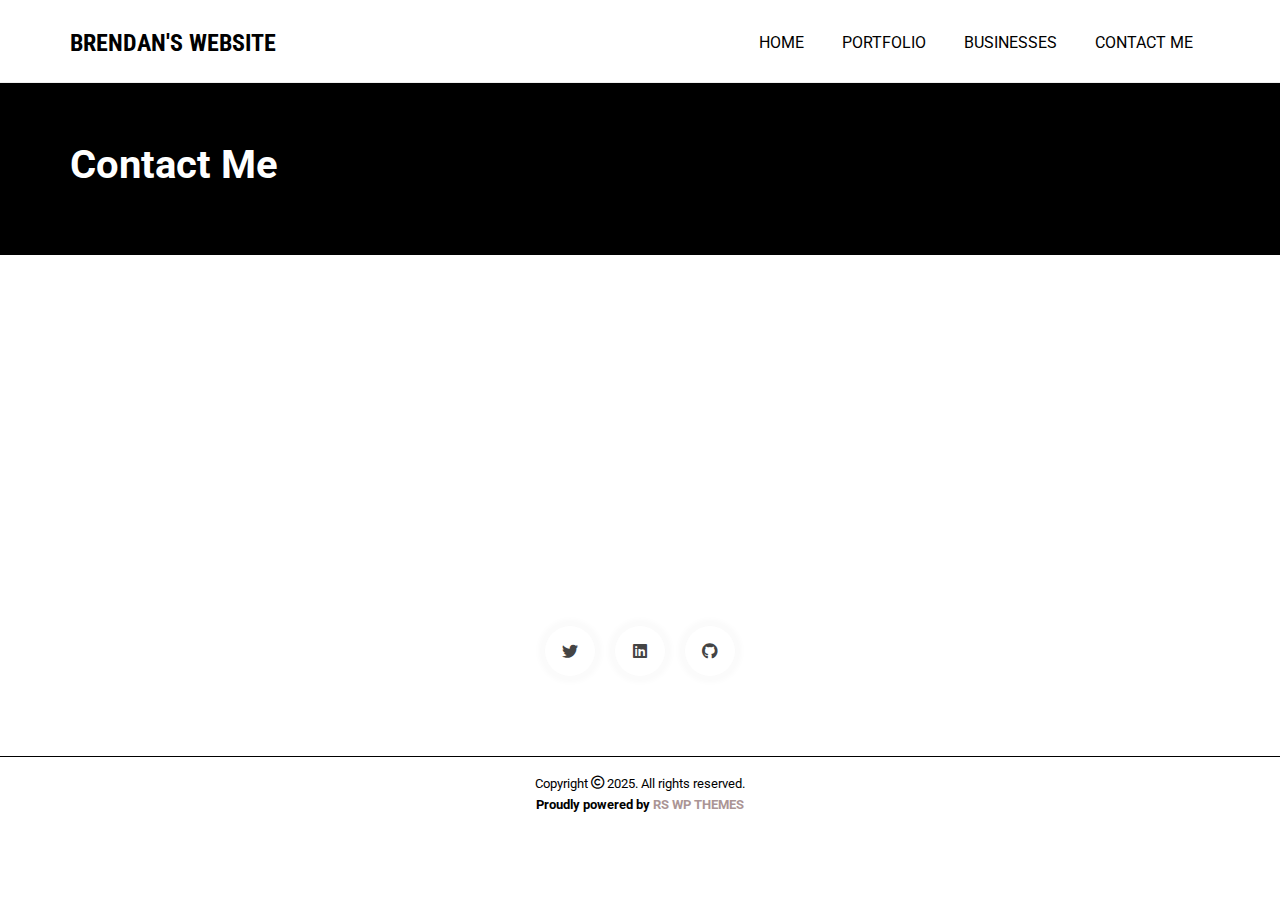
<file: simply-static-1-1741321706/contact-me/index.html>
<!DOCTYPE html>
<html lang="en-US">
<head itemscope itemtype="http://schema.org/WebSite">
	<meta charset="UTF-8">
	<meta name="viewport" content="width=device-width, initial-scale=1">
	<link rel="profile" href="http://gmpg.org/xfn/11">
	<title>Contact Me &#8211; Brendan&#039;s Website</title>
<meta name="robots" content="max-image-preview:large">
	<style>img:is([sizes="auto" i], [sizes^="auto," i]) { contain-intrinsic-size: 3000px 1500px }</style>
	<link rel="alternate" type="application/rss+xml" title="Brendan&#039;s Website &raquo; Feed" href="./../feed/index.html">
<link rel="alternate" type="application/rss+xml" title="Brendan&#039;s Website &raquo; Comments Feed" href="./../comments/feed/index.html">
<script type="text/javascript">
/* <![CDATA[ */
window._wpemojiSettings = {"baseUrl":"https:\/\/s.w.org\/images\/core\/emoji\/15.0.3\/72x72\/","ext":".png","svgUrl":"https:\/\/s.w.org\/images\/core\/emoji\/15.0.3\/svg\/","svgExt":".svg","source":{"concatemoji":".\/\/wp-includes\/js\/wp-emoji-release.min.js?ver=6.7.2"}};
/*! This file is auto-generated */
!function(i,n){var o,s,e;function c(e){try{var t={supportTests:e,timestamp:(new Date).valueOf()};sessionStorage.setItem(o,JSON.stringify(t))}catch(e){}}function p(e,t,n){e.clearRect(0,0,e.canvas.width,e.canvas.height),e.fillText(t,0,0);var t=new Uint32Array(e.getImageData(0,0,e.canvas.width,e.canvas.height).data),r=(e.clearRect(0,0,e.canvas.width,e.canvas.height),e.fillText(n,0,0),new Uint32Array(e.getImageData(0,0,e.canvas.width,e.canvas.height).data));return t.every(function(e,t){return e===r[t]})}function u(e,t,n){switch(t){case"flag":return n(e,"🏳️‍⚧️","🏳️​⚧️")?!1:!n(e,"🇺🇳","🇺​🇳")&&!n(e,"🏴󠁧󠁢󠁥󠁮󠁧󠁿","🏴​󠁧​󠁢​󠁥​󠁮​󠁧​󠁿");case"emoji":return!n(e,"🐦‍⬛","🐦​⬛")}return!1}function f(e,t,n){var r="undefined"!=typeof WorkerGlobalScope&&self instanceof WorkerGlobalScope?new OffscreenCanvas(300,150):i.createElement("canvas"),a=r.getContext("2d",{willReadFrequently:!0}),o=(a.textBaseline="top",a.font="600 32px Arial",{});return e.forEach(function(e){o[e]=t(a,e,n)}),o}function t(e){var t=i.createElement("script");t.src=e,t.defer=!0,i.head.appendChild(t)}"undefined"!=typeof Promise&&(o="wpEmojiSettingsSupports",s=["flag","emoji"],n.supports={everything:!0,everythingExceptFlag:!0},e=new Promise(function(e){i.addEventListener("DOMContentLoaded",e,{once:!0})}),new Promise(function(t){var n=function(){try{var e=JSON.parse(sessionStorage.getItem(o));if("object"==typeof e&&"number"==typeof e.timestamp&&(new Date).valueOf()<e.timestamp+604800&&"object"==typeof e.supportTests)return e.supportTests}catch(e){}return null}();if(!n){if("undefined"!=typeof Worker&&"undefined"!=typeof OffscreenCanvas&&"undefined"!=typeof URL&&URL.createObjectURL&&"undefined"!=typeof Blob)try{var e="postMessage("+f.toString()+"("+[JSON.stringify(s),u.toString(),p.toString()].join(",")+"));",r=new Blob([e],{type:"text/javascript"}),a=new Worker(URL.createObjectURL(r),{name:"wpTestEmojiSupports"});return void(a.onmessage=function(e){c(n=e.data),a.terminate(),t(n)})}catch(e){}c(n=f(s,u,p))}t(n)}).then(function(e){for(var t in e)n.supports[t]=e[t],n.supports.everything=n.supports.everything&&n.supports[t],"flag"!==t&&(n.supports.everythingExceptFlag=n.supports.everythingExceptFlag&&n.supports[t]);n.supports.everythingExceptFlag=n.supports.everythingExceptFlag&&!n.supports.flag,n.DOMReady=!1,n.readyCallback=function(){n.DOMReady=!0}}).then(function(){return e}).then(function(){var e;n.supports.everything||(n.readyCallback(),(e=n.source||{}).concatemoji?t(e.concatemoji):e.wpemoji&&e.twemoji&&(t(e.twemoji),t(e.wpemoji)))}))}((window,document),window._wpemojiSettings);
/* ]]> */
</script>
<style id="wp-emoji-styles-inline-css" type="text/css">img.wp-smiley, img.emoji {
		display: inline !important;
		border: none !important;
		box-shadow: none !important;
		height: 1em !important;
		width: 1em !important;
		margin: 0 0.07em !important;
		vertical-align: -0.1em !important;
		background: none !important;
		padding: 0 !important;
	}</style>
<link rel="stylesheet" id="wp-block-library-css" href="./../wp-includes/css/dist/block-library/style.min.css?ver=6.7.2" type="text/css" media="all">
<style id="wp-block-library-theme-inline-css" type="text/css">.wp-block-audio :where(figcaption){color:#555;font-size:13px;text-align:center}.is-dark-theme .wp-block-audio :where(figcaption){color:#ffffffa6}.wp-block-audio{margin:0 0 1em}.wp-block-code{border:1px solid #ccc;border-radius:4px;font-family:Menlo,Consolas,monaco,monospace;padding:.8em 1em}.wp-block-embed :where(figcaption){color:#555;font-size:13px;text-align:center}.is-dark-theme .wp-block-embed :where(figcaption){color:#ffffffa6}.wp-block-embed{margin:0 0 1em}.blocks-gallery-caption{color:#555;font-size:13px;text-align:center}.is-dark-theme .blocks-gallery-caption{color:#ffffffa6}:root :where(.wp-block-image figcaption){color:#555;font-size:13px;text-align:center}.is-dark-theme :root :where(.wp-block-image figcaption){color:#ffffffa6}.wp-block-image{margin:0 0 1em}.wp-block-pullquote{border-bottom:4px solid;border-top:4px solid;color:currentColor;margin-bottom:1.75em}.wp-block-pullquote cite,.wp-block-pullquote footer,.wp-block-pullquote__citation{color:currentColor;font-size:.8125em;font-style:normal;text-transform:uppercase}.wp-block-quote{border-left:.25em solid;margin:0 0 1.75em;padding-left:1em}.wp-block-quote cite,.wp-block-quote footer{color:currentColor;font-size:.8125em;font-style:normal;position:relative}.wp-block-quote:where(.has-text-align-right){border-left:none;border-right:.25em solid;padding-left:0;padding-right:1em}.wp-block-quote:where(.has-text-align-center){border:none;padding-left:0}.wp-block-quote.is-large,.wp-block-quote.is-style-large,.wp-block-quote:where(.is-style-plain){border:none}.wp-block-search .wp-block-search__label{font-weight:700}.wp-block-search__button{border:1px solid #ccc;padding:.375em .625em}:where(.wp-block-group.has-background){padding:1.25em 2.375em}.wp-block-separator.has-css-opacity{opacity:.4}.wp-block-separator{border:none;border-bottom:2px solid;margin-left:auto;margin-right:auto}.wp-block-separator.has-alpha-channel-opacity{opacity:1}.wp-block-separator:not(.is-style-wide):not(.is-style-dots){width:100px}.wp-block-separator.has-background:not(.is-style-dots){border-bottom:none;height:1px}.wp-block-separator.has-background:not(.is-style-wide):not(.is-style-dots){height:2px}.wp-block-table{margin:0 0 1em}.wp-block-table td,.wp-block-table th{word-break:normal}.wp-block-table :where(figcaption){color:#555;font-size:13px;text-align:center}.is-dark-theme .wp-block-table :where(figcaption){color:#ffffffa6}.wp-block-video :where(figcaption){color:#555;font-size:13px;text-align:center}.is-dark-theme .wp-block-video :where(figcaption){color:#ffffffa6}.wp-block-video{margin:0 0 1em}:root :where(.wp-block-template-part.has-background){margin-bottom:0;margin-top:0;padding:1.25em 2.375em}</style>
<style id="classic-theme-styles-inline-css" type="text/css">/*! This file is auto-generated */
.wp-block-button__link{color:#fff;background-color:#32373c;border-radius:9999px;box-shadow:none;text-decoration:none;padding:calc(.667em + 2px) calc(1.333em + 2px);font-size:1.125em}.wp-block-file__button{background:#32373c;color:#fff;text-decoration:none}</style>
<style id="global-styles-inline-css" type="text/css">:root{--wp--preset--aspect-ratio--square: 1;--wp--preset--aspect-ratio--4-3: 4/3;--wp--preset--aspect-ratio--3-4: 3/4;--wp--preset--aspect-ratio--3-2: 3/2;--wp--preset--aspect-ratio--2-3: 2/3;--wp--preset--aspect-ratio--16-9: 16/9;--wp--preset--aspect-ratio--9-16: 9/16;--wp--preset--color--black: #000000;--wp--preset--color--cyan-bluish-gray: #abb8c3;--wp--preset--color--white: #ffffff;--wp--preset--color--pale-pink: #f78da7;--wp--preset--color--vivid-red: #cf2e2e;--wp--preset--color--luminous-vivid-orange: #ff6900;--wp--preset--color--luminous-vivid-amber: #fcb900;--wp--preset--color--light-green-cyan: #7bdcb5;--wp--preset--color--vivid-green-cyan: #00d084;--wp--preset--color--pale-cyan-blue: #8ed1fc;--wp--preset--color--vivid-cyan-blue: #0693e3;--wp--preset--color--vivid-purple: #9b51e0;--wp--preset--gradient--vivid-cyan-blue-to-vivid-purple: linear-gradient(135deg,rgba(6,147,227,1) 0%,rgb(155,81,224) 100%);--wp--preset--gradient--light-green-cyan-to-vivid-green-cyan: linear-gradient(135deg,rgb(122,220,180) 0%,rgb(0,208,130) 100%);--wp--preset--gradient--luminous-vivid-amber-to-luminous-vivid-orange: linear-gradient(135deg,rgba(252,185,0,1) 0%,rgba(255,105,0,1) 100%);--wp--preset--gradient--luminous-vivid-orange-to-vivid-red: linear-gradient(135deg,rgba(255,105,0,1) 0%,rgb(207,46,46) 100%);--wp--preset--gradient--very-light-gray-to-cyan-bluish-gray: linear-gradient(135deg,rgb(238,238,238) 0%,rgb(169,184,195) 100%);--wp--preset--gradient--cool-to-warm-spectrum: linear-gradient(135deg,rgb(74,234,220) 0%,rgb(151,120,209) 20%,rgb(207,42,186) 40%,rgb(238,44,130) 60%,rgb(251,105,98) 80%,rgb(254,248,76) 100%);--wp--preset--gradient--blush-light-purple: linear-gradient(135deg,rgb(255,206,236) 0%,rgb(152,150,240) 100%);--wp--preset--gradient--blush-bordeaux: linear-gradient(135deg,rgb(254,205,165) 0%,rgb(254,45,45) 50%,rgb(107,0,62) 100%);--wp--preset--gradient--luminous-dusk: linear-gradient(135deg,rgb(255,203,112) 0%,rgb(199,81,192) 50%,rgb(65,88,208) 100%);--wp--preset--gradient--pale-ocean: linear-gradient(135deg,rgb(255,245,203) 0%,rgb(182,227,212) 50%,rgb(51,167,181) 100%);--wp--preset--gradient--electric-grass: linear-gradient(135deg,rgb(202,248,128) 0%,rgb(113,206,126) 100%);--wp--preset--gradient--midnight: linear-gradient(135deg,rgb(2,3,129) 0%,rgb(40,116,252) 100%);--wp--preset--font-size--small: 13px;--wp--preset--font-size--medium: 20px;--wp--preset--font-size--large: 36px;--wp--preset--font-size--x-large: 42px;--wp--preset--spacing--20: 0.44rem;--wp--preset--spacing--30: 0.67rem;--wp--preset--spacing--40: 1rem;--wp--preset--spacing--50: 1.5rem;--wp--preset--spacing--60: 2.25rem;--wp--preset--spacing--70: 3.38rem;--wp--preset--spacing--80: 5.06rem;--wp--preset--shadow--natural: 6px 6px 9px rgba(0, 0, 0, 0.2);--wp--preset--shadow--deep: 12px 12px 50px rgba(0, 0, 0, 0.4);--wp--preset--shadow--sharp: 6px 6px 0px rgba(0, 0, 0, 0.2);--wp--preset--shadow--outlined: 6px 6px 0px -3px rgba(255, 255, 255, 1), 6px 6px rgba(0, 0, 0, 1);--wp--preset--shadow--crisp: 6px 6px 0px rgba(0, 0, 0, 1);}:where(.is-layout-flex){gap: 0.5em;}:where(.is-layout-grid){gap: 0.5em;}body .is-layout-flex{display: flex;}.is-layout-flex{flex-wrap: wrap;align-items: center;}.is-layout-flex > :is(*, div){margin: 0;}body .is-layout-grid{display: grid;}.is-layout-grid > :is(*, div){margin: 0;}:where(.wp-block-columns.is-layout-flex){gap: 2em;}:where(.wp-block-columns.is-layout-grid){gap: 2em;}:where(.wp-block-post-template.is-layout-flex){gap: 1.25em;}:where(.wp-block-post-template.is-layout-grid){gap: 1.25em;}.has-black-color{color: var(--wp--preset--color--black) !important;}.has-cyan-bluish-gray-color{color: var(--wp--preset--color--cyan-bluish-gray) !important;}.has-white-color{color: var(--wp--preset--color--white) !important;}.has-pale-pink-color{color: var(--wp--preset--color--pale-pink) !important;}.has-vivid-red-color{color: var(--wp--preset--color--vivid-red) !important;}.has-luminous-vivid-orange-color{color: var(--wp--preset--color--luminous-vivid-orange) !important;}.has-luminous-vivid-amber-color{color: var(--wp--preset--color--luminous-vivid-amber) !important;}.has-light-green-cyan-color{color: var(--wp--preset--color--light-green-cyan) !important;}.has-vivid-green-cyan-color{color: var(--wp--preset--color--vivid-green-cyan) !important;}.has-pale-cyan-blue-color{color: var(--wp--preset--color--pale-cyan-blue) !important;}.has-vivid-cyan-blue-color{color: var(--wp--preset--color--vivid-cyan-blue) !important;}.has-vivid-purple-color{color: var(--wp--preset--color--vivid-purple) !important;}.has-black-background-color{background-color: var(--wp--preset--color--black) !important;}.has-cyan-bluish-gray-background-color{background-color: var(--wp--preset--color--cyan-bluish-gray) !important;}.has-white-background-color{background-color: var(--wp--preset--color--white) !important;}.has-pale-pink-background-color{background-color: var(--wp--preset--color--pale-pink) !important;}.has-vivid-red-background-color{background-color: var(--wp--preset--color--vivid-red) !important;}.has-luminous-vivid-orange-background-color{background-color: var(--wp--preset--color--luminous-vivid-orange) !important;}.has-luminous-vivid-amber-background-color{background-color: var(--wp--preset--color--luminous-vivid-amber) !important;}.has-light-green-cyan-background-color{background-color: var(--wp--preset--color--light-green-cyan) !important;}.has-vivid-green-cyan-background-color{background-color: var(--wp--preset--color--vivid-green-cyan) !important;}.has-pale-cyan-blue-background-color{background-color: var(--wp--preset--color--pale-cyan-blue) !important;}.has-vivid-cyan-blue-background-color{background-color: var(--wp--preset--color--vivid-cyan-blue) !important;}.has-vivid-purple-background-color{background-color: var(--wp--preset--color--vivid-purple) !important;}.has-black-border-color{border-color: var(--wp--preset--color--black) !important;}.has-cyan-bluish-gray-border-color{border-color: var(--wp--preset--color--cyan-bluish-gray) !important;}.has-white-border-color{border-color: var(--wp--preset--color--white) !important;}.has-pale-pink-border-color{border-color: var(--wp--preset--color--pale-pink) !important;}.has-vivid-red-border-color{border-color: var(--wp--preset--color--vivid-red) !important;}.has-luminous-vivid-orange-border-color{border-color: var(--wp--preset--color--luminous-vivid-orange) !important;}.has-luminous-vivid-amber-border-color{border-color: var(--wp--preset--color--luminous-vivid-amber) !important;}.has-light-green-cyan-border-color{border-color: var(--wp--preset--color--light-green-cyan) !important;}.has-vivid-green-cyan-border-color{border-color: var(--wp--preset--color--vivid-green-cyan) !important;}.has-pale-cyan-blue-border-color{border-color: var(--wp--preset--color--pale-cyan-blue) !important;}.has-vivid-cyan-blue-border-color{border-color: var(--wp--preset--color--vivid-cyan-blue) !important;}.has-vivid-purple-border-color{border-color: var(--wp--preset--color--vivid-purple) !important;}.has-vivid-cyan-blue-to-vivid-purple-gradient-background{background: var(--wp--preset--gradient--vivid-cyan-blue-to-vivid-purple) !important;}.has-light-green-cyan-to-vivid-green-cyan-gradient-background{background: var(--wp--preset--gradient--light-green-cyan-to-vivid-green-cyan) !important;}.has-luminous-vivid-amber-to-luminous-vivid-orange-gradient-background{background: var(--wp--preset--gradient--luminous-vivid-amber-to-luminous-vivid-orange) !important;}.has-luminous-vivid-orange-to-vivid-red-gradient-background{background: var(--wp--preset--gradient--luminous-vivid-orange-to-vivid-red) !important;}.has-very-light-gray-to-cyan-bluish-gray-gradient-background{background: var(--wp--preset--gradient--very-light-gray-to-cyan-bluish-gray) !important;}.has-cool-to-warm-spectrum-gradient-background{background: var(--wp--preset--gradient--cool-to-warm-spectrum) !important;}.has-blush-light-purple-gradient-background{background: var(--wp--preset--gradient--blush-light-purple) !important;}.has-blush-bordeaux-gradient-background{background: var(--wp--preset--gradient--blush-bordeaux) !important;}.has-luminous-dusk-gradient-background{background: var(--wp--preset--gradient--luminous-dusk) !important;}.has-pale-ocean-gradient-background{background: var(--wp--preset--gradient--pale-ocean) !important;}.has-electric-grass-gradient-background{background: var(--wp--preset--gradient--electric-grass) !important;}.has-midnight-gradient-background{background: var(--wp--preset--gradient--midnight) !important;}.has-small-font-size{font-size: var(--wp--preset--font-size--small) !important;}.has-medium-font-size{font-size: var(--wp--preset--font-size--medium) !important;}.has-large-font-size{font-size: var(--wp--preset--font-size--large) !important;}.has-x-large-font-size{font-size: var(--wp--preset--font-size--x-large) !important;}
:where(.wp-block-post-template.is-layout-flex){gap: 1.25em;}:where(.wp-block-post-template.is-layout-grid){gap: 1.25em;}
:where(.wp-block-columns.is-layout-flex){gap: 2em;}:where(.wp-block-columns.is-layout-grid){gap: 2em;}
:root :where(.wp-block-pullquote){font-size: 1.5em;line-height: 1.6;}</style>
<link rel="stylesheet" id="author-personal-blog-style-css" href="./../wp-content/themes/author-personal-blog/style.css?ver=6.7.2" type="text/css" media="all">
<link rel="stylesheet" id="bootstrap-grid-css" href="./../wp-content/themes/author-personal-blog/assets/css/bootstrap-grid.css?ver=6.7.2" type="text/css" media="all">
<link rel="stylesheet" id="rswpthemes-icons-css" href="./../wp-content/themes/author-personal-blog/assets/icons/icons.css?ver=6.7.2" type="text/css" media="all">
<link rel="stylesheet" id="block-style-css" href="./../wp-content/themes/author-personal-blog/assets/blocks-style/block-styles.css?ver=6.7.2" type="text/css" media="all">
<script type="text/javascript" src="./../wp-includes/js/jquery/jquery.min.js?ver=3.7.1" id="jquery-core-js"></script>
<script type="text/javascript" src="./../wp-includes/js/jquery/jquery-migrate.min.js?ver=3.4.1" id="jquery-migrate-js"></script>
<link rel="https://api.w.org/" href="./../wp-json/index.html">
<link rel="alternate" title="JSON" type="application/json" href="./../wp-json/wp/v2/pages/17/index.html">
<link rel="EditURI" type="application/rsd+xml" title="RSD" href="./../xmlrpc.php?rsd">
<meta name="generator" content="WordPress 6.7.2">
<link rel="canonical" href="./index.html">
<link rel="shortlink" href="./../index.html?p=17">
<link rel="alternate" title="oEmbed (JSON)" type="application/json+oembed" href="./../wp-json/oembed/1.0/embed/index.html?url=http%3A%2F%2F%2Fcontact-me%2F">
<link rel="alternate" title="oEmbed (XML)" type="text/xml+oembed" href="./../wp-json/oembed/1.0/embed/index.html?url=http%3A%2F%2F%2Fcontact-me%2F#038;format=xml">
<style id="kirki-inline-styles">.site-branding .site-title{font-family:Roboto Condensed;font-size:1.5rem;font-weight:700;letter-spacing:px;}.site-branding p.site-description{font-family:Roboto;font-size:1rem;font-weight:400;letter-spacing:0px;line-height:1.6;text-transform:none;color:#000000;}.about-section-area{background:#000000;background-color:#000000;}.about-section-content h2{color:#ffffff;}.about-section-content h4{color:#ffffff;}.about-section-content .author-short-text{color:#ffffff;}.about-section-content .author-short-text a{color:#ffffff;}.about-section-social-links .social-link a{background-color:#ffffff;color:#000000;}.about-section-social-links .social-link a:hover, .about-section-social-links .social-link a:active{background-color:#a1a1a1;color:#000000;}section.page-header-area{background:#000000;background-color:#000000;background-position:left top;-webkit-background-size:cover;-moz-background-size:cover;-ms-background-size:cover;-o-background-size:cover;background-size:cover;}section.page-header-area h1{font-family:Roboto;text-align:left;text-transform:none;color:#ffffff;}.single-post-header-area{background-color:#f4f4ec;}.author-personal-blog-standard-post__overlay-category span.cat-links a, .widget .tagcloud a, blockquote.wp-block-quote.is-style-red-qoute, .scrooltotop a:hover, .discover-me-button a, .woocommerce .woocommerce-pagination .page-numbers li a, .woocommerce .woocommerce-pagination .page-numbers li span, .woocommerce ul.products li.product .onsale, .woocommerce span.onsale, .woocommerce #respond input#submit.alt, .woocommerce a.button.alt, .woocommerce button.button.alt, .woocommerce input.button.alt, .woocommerce table.shop_table tr td.product-remove a, .woocommerce-info, .woocommerce-noreviews, p.no-comments, .author-personal-blog-single-page .entry-footer a,nav.woocommerce-MyAccount-navigation ul li a, .rs-wp-themes-cookies-banner-area .cookies_accept_button, .widget_search button, aside.widget-area .widget .widget-title:before, .pagination li.page-item a, .pagination li.page-item span, .author-personal-blog-standard-post__overlay-content.no-post-thumbnail .author-personal-blog-standard-post__overlay-category span.cat-links a, .author-personal-blog-standard-post__overlay-content.no-post-thumbnail .author-personal-blog-standard-post__post-meta span.cat-links a, .author-personal-blog-standard-post__overlay-category span.cat-links a:hover, .widget .tagcloud a:hover, .discover-me-button a:hover, .author-personal-blog-standard-post__post-meta span.cat-links a:hover, .author-personal-blog-standard-post__overlay-content.no-post-thumbnail .author-personal-blog-standard-post__blog-meta>span i.dote, .scrooltotop a, .about-section-social-links a:hover, .about-section-social-links a:focus, .about-section-social-links a:hover, .about-section-social-links a:active,.author-personal-blog-standard-post__post-meta-single .posted-on:before, .author-personal-blog-standard-post__post-meta-single .posted-on:after, form#commentform p.form-submit button.btn-primary, .footer-social-links .social-link a:hover, .woocommerce ul.products li.product .button:hover, .author-personal-blog-standard-post .author-personal-blog-standard-post__full-summery .wp-block-post-terms a, nav.wp-block-query-pagination .wp-block-query-pagination-numbers > span, nav.wp-block-query-pagination .wp-block-query-pagination-numbers > a, nav.wp-block-query-pagination a.wp-block-query-pagination-next, nav.wp-block-query-pagination a.wp-block-query-pagination-prev, .author-personal-blog-standard-post .author-personal-blog-standard-post__full-summery .wp-block-post-navigation-link a, .author-personal-blog-standard-post__full-summery .page-links a{background-color:#000000;}#cssmenu ul ul li:first-child{border-top-color:#000000;}.author-personal-blog-standard-post__full-summery blockquote{border-left-color:#000000;}.author-personal-blog-standard-post__full-summery blockquote.has-text-align-right{border-right-color:#000000;}.widget_search button{border-color:#000000;}.widget-area .widget.widget_rss a.rsswidget, .widget ul li a:hover, .widget ul li a:visited, .widget ul li a:focus, .widget ul li a:active, .widget ol li a:hover, .widget ol li a:visited, .widget ol li a:focus, .widget ol li a:active, .author-personal-blog-standard-post .author-personal-blog-standard-post__full-summery a:hover, a:hover, a:focus, a:active, span.opacity-none:before, header.archive-page-header span, .woocommerce ul.products li.product .price, .woocommerce div.product p.price, .woocommerce div.product span.price, .woocommerce .product_meta > * a, .woocommerce-account .woocommerce-MyAccount-content a, .author-personal-blog-standard-post_post-meta .tags-links a:hover, .post-details-page .author-personal-blog-standard-post__blog-meta .fa, .books-loop-item .loop-book-content-wrapper .book-price, .about-section-social-links a, #cssmenu>ul>li:hover>a{color:#1e73be;}.author-personal-blog-standard-post__blog-meta>span.posted-on i.line{background-color:#1e73be;}footer.site-footer, .site-copyright{background-color:#ffffff;}.footer-content .widget h2.widget-title.footer-title{color:#000000;}.footer-content .widget h2.widget-title.footer-title:before{background-color:#000000;}.site-copyright{border-color:#000000;color:#000000;}.blog-section-title-wrapper .section-title-inner:before{border-color:rgba(0, 0, 0, 0.3);}.blog-section-title-wrapper .section-title-inner:after{border-color:rgba(0, 0, 0, 0.3);}.author-personal-blog-standard-post__post-title h2 a{font-family:Roboto;font-size:1.5rem;font-weight:700;letter-spacing:0px;line-height:1.4;text-transform:none;color:#ffffff;}body{color:#ffffff;}h1{font-family:Roboto;font-size:2.5rem;font-weight:700;letter-spacing:0px;line-height:1.6;text-align:left;text-transform:none;color:#000000;}h2{font-family:Roboto;font-size:2rem;font-weight:700;letter-spacing:0px;line-height:1.6;text-align:left;text-transform:none;color:#000000;}h3{font-family:Roboto;font-size:1.75rem;font-weight:700;letter-spacing:0px;line-height:1.6;text-align:left;text-transform:none;color:#000000;}h4{font-family:Roboto;font-size:1.5rem;font-weight:700;letter-spacing:0px;line-height:1.6;text-align:left;text-transform:none;color:#000000;}h5{font-family:Roboto;font-size:1.25rem;font-weight:700;letter-spacing:0px;line-height:1.6;text-align:left;text-transform:none;color:#000000;}h6{font-family:Roboto;font-size:1rem;font-weight:700;letter-spacing:0px;line-height:1.6;text-align:left;text-transform:none;color:#000000;}aside.widget-area .widget .widget-title,aside.widget-area .widget .widgettitle{font-family:Roboto;font-size:1.3rem;font-weight:700;letter-spacing:0px;line-height:1.6;text-align:left;text-transform:none;color:#000000;}.subscribe-form-area{background-color:#f4f4ec;}.subscribe-form-wrapper .mc4wp-form-fields input[type="submit"]{background-color:#fb4747;border-color:#fb4747;color:#ffffff;}.subscribe-form-wrapper .mc4wp-form-fields input[type="email"]{background-color:#ffffff;color:#000000;}.subscribe-form-wrapper .mc4wp-form-fields input[type="email"]::placeholder{color:#000000;}.subscribe-form-wrapper .mc4wp-form-fields input[type="email"]::-webkit-input-placeholder{color:#000000;}.subscribe-form-wrapper .mc4wp-form-fields input[type="email"]::-moz-placeholder{color:#000000;}.subscribe-form-wrapper .mc4wp-form-fields input[type="email"]:-ms-input-placeholder{color:#000000;}.subscribe-form-wrapper .mc4wp-form-fields input[type="email"]::-ms-input-placeholder{color:#000000;}.subscribe-form-wrapper .subscribe-form-title h2{font-family:Roboto;font-size:2.5rem;font-weight:700;letter-spacing:0px;line-height:1.4;text-align:center;text-transform:none;color:#000000;}.footer-menu ul.menu li a{color:#000000;}.footer-menu ul.menu li a:hover{color:#ffffff;}.site-copyright-text{color:#000000;}/* cyrillic-ext */
@font-face {
  font-family: 'Roboto Condensed';
  font-style: normal;
  font-weight: 700;
  font-display: swap;
  src: url(./../wp-content/fonts/roboto-condensed/ieVo2ZhZI2eCN5jzbjEETS9weq8-_d6T_POl0fRJeyVVpcBD5XxxKA.woff2) format('woff2');
  unicode-range: U+0460-052F, U+1C80-1C8A, U+20B4, U+2DE0-2DFF, U+A640-A69F, U+FE2E-FE2F;
}
/* cyrillic */
@font-face {
  font-family: 'Roboto Condensed';
  font-style: normal;
  font-weight: 700;
  font-display: swap;
  src: url(./../wp-content/fonts/roboto-condensed/ieVo2ZhZI2eCN5jzbjEETS9weq8-_d6T_POl0fRJeyVVpcBK5XxxKA.woff2) format('woff2');
  unicode-range: U+0301, U+0400-045F, U+0490-0491, U+04B0-04B1, U+2116;
}
/* greek-ext */
@font-face {
  font-family: 'Roboto Condensed';
  font-style: normal;
  font-weight: 700;
  font-display: swap;
  src: url(./../wp-content/fonts/roboto-condensed/ieVo2ZhZI2eCN5jzbjEETS9weq8-_d6T_POl0fRJeyVVpcBC5XxxKA.woff2) format('woff2');
  unicode-range: U+1F00-1FFF;
}
/* greek */
@font-face {
  font-family: 'Roboto Condensed';
  font-style: normal;
  font-weight: 700;
  font-display: swap;
  src: url(./../wp-content/fonts/roboto-condensed/ieVo2ZhZI2eCN5jzbjEETS9weq8-_d6T_POl0fRJeyVVpcBN5XxxKA.woff2) format('woff2');
  unicode-range: U+0370-0377, U+037A-037F, U+0384-038A, U+038C, U+038E-03A1, U+03A3-03FF;
}
/* vietnamese */
@font-face {
  font-family: 'Roboto Condensed';
  font-style: normal;
  font-weight: 700;
  font-display: swap;
  src: url(./../wp-content/fonts/roboto-condensed/ieVo2ZhZI2eCN5jzbjEETS9weq8-_d6T_POl0fRJeyVVpcBB5XxxKA.woff2) format('woff2');
  unicode-range: U+0102-0103, U+0110-0111, U+0128-0129, U+0168-0169, U+01A0-01A1, U+01AF-01B0, U+0300-0301, U+0303-0304, U+0308-0309, U+0323, U+0329, U+1EA0-1EF9, U+20AB;
}
/* latin-ext */
@font-face {
  font-family: 'Roboto Condensed';
  font-style: normal;
  font-weight: 700;
  font-display: swap;
  src: url(./../wp-content/fonts/roboto-condensed/ieVo2ZhZI2eCN5jzbjEETS9weq8-_d6T_POl0fRJeyVVpcBA5XxxKA.woff2) format('woff2');
  unicode-range: U+0100-02BA, U+02BD-02C5, U+02C7-02CC, U+02CE-02D7, U+02DD-02FF, U+0304, U+0308, U+0329, U+1D00-1DBF, U+1E00-1E9F, U+1EF2-1EFF, U+2020, U+20A0-20AB, U+20AD-20C0, U+2113, U+2C60-2C7F, U+A720-A7FF;
}
/* latin */
@font-face {
  font-family: 'Roboto Condensed';
  font-style: normal;
  font-weight: 700;
  font-display: swap;
  src: url(./../wp-content/fonts/roboto-condensed/ieVo2ZhZI2eCN5jzbjEETS9weq8-_d6T_POl0fRJeyVVpcBO5Xw.woff2) format('woff2');
  unicode-range: U+0000-00FF, U+0131, U+0152-0153, U+02BB-02BC, U+02C6, U+02DA, U+02DC, U+0304, U+0308, U+0329, U+2000-206F, U+20AC, U+2122, U+2191, U+2193, U+2212, U+2215, U+FEFF, U+FFFD;
}/* cyrillic-ext */
@font-face {
  font-family: 'Roboto';
  font-style: normal;
  font-weight: 400;
  font-stretch: 100%;
  font-display: swap;
  src: url(./../wp-content/fonts/roboto/KFO7CnqEu92Fr1ME7kSn66aGLdTylUAMa3GUBGEe.woff2) format('woff2');
  unicode-range: U+0460-052F, U+1C80-1C8A, U+20B4, U+2DE0-2DFF, U+A640-A69F, U+FE2E-FE2F;
}
/* cyrillic */
@font-face {
  font-family: 'Roboto';
  font-style: normal;
  font-weight: 400;
  font-stretch: 100%;
  font-display: swap;
  src: url(./../wp-content/fonts/roboto/KFO7CnqEu92Fr1ME7kSn66aGLdTylUAMa3iUBGEe.woff2) format('woff2');
  unicode-range: U+0301, U+0400-045F, U+0490-0491, U+04B0-04B1, U+2116;
}
/* greek-ext */
@font-face {
  font-family: 'Roboto';
  font-style: normal;
  font-weight: 400;
  font-stretch: 100%;
  font-display: swap;
  src: url(./../wp-content/fonts/roboto/KFO7CnqEu92Fr1ME7kSn66aGLdTylUAMa3CUBGEe.woff2) format('woff2');
  unicode-range: U+1F00-1FFF;
}
/* greek */
@font-face {
  font-family: 'Roboto';
  font-style: normal;
  font-weight: 400;
  font-stretch: 100%;
  font-display: swap;
  src: url(./../wp-content/fonts/roboto/KFO7CnqEu92Fr1ME7kSn66aGLdTylUAMa3-UBGEe.woff2) format('woff2');
  unicode-range: U+0370-0377, U+037A-037F, U+0384-038A, U+038C, U+038E-03A1, U+03A3-03FF;
}
/* math */
@font-face {
  font-family: 'Roboto';
  font-style: normal;
  font-weight: 400;
  font-stretch: 100%;
  font-display: swap;
  src: url(./../wp-content/fonts/roboto/KFO7CnqEu92Fr1ME7kSn66aGLdTylUAMawCUBGEe.woff2) format('woff2');
  unicode-range: U+0302-0303, U+0305, U+0307-0308, U+0310, U+0312, U+0315, U+031A, U+0326-0327, U+032C, U+032F-0330, U+0332-0333, U+0338, U+033A, U+0346, U+034D, U+0391-03A1, U+03A3-03A9, U+03B1-03C9, U+03D1, U+03D5-03D6, U+03F0-03F1, U+03F4-03F5, U+2016-2017, U+2034-2038, U+203C, U+2040, U+2043, U+2047, U+2050, U+2057, U+205F, U+2070-2071, U+2074-208E, U+2090-209C, U+20D0-20DC, U+20E1, U+20E5-20EF, U+2100-2112, U+2114-2115, U+2117-2121, U+2123-214F, U+2190, U+2192, U+2194-21AE, U+21B0-21E5, U+21F1-21F2, U+21F4-2211, U+2213-2214, U+2216-22FF, U+2308-230B, U+2310, U+2319, U+231C-2321, U+2336-237A, U+237C, U+2395, U+239B-23B7, U+23D0, U+23DC-23E1, U+2474-2475, U+25AF, U+25B3, U+25B7, U+25BD, U+25C1, U+25CA, U+25CC, U+25FB, U+266D-266F, U+27C0-27FF, U+2900-2AFF, U+2B0E-2B11, U+2B30-2B4C, U+2BFE, U+3030, U+FF5B, U+FF5D, U+1D400-1D7FF, U+1EE00-1EEFF;
}
/* symbols */
@font-face {
  font-family: 'Roboto';
  font-style: normal;
  font-weight: 400;
  font-stretch: 100%;
  font-display: swap;
  src: url(./../wp-content/fonts/roboto/KFO7CnqEu92Fr1ME7kSn66aGLdTylUAMaxKUBGEe.woff2) format('woff2');
  unicode-range: U+0001-000C, U+000E-001F, U+007F-009F, U+20DD-20E0, U+20E2-20E4, U+2150-218F, U+2190, U+2192, U+2194-2199, U+21AF, U+21E6-21F0, U+21F3, U+2218-2219, U+2299, U+22C4-22C6, U+2300-243F, U+2440-244A, U+2460-24FF, U+25A0-27BF, U+2800-28FF, U+2921-2922, U+2981, U+29BF, U+29EB, U+2B00-2BFF, U+4DC0-4DFF, U+FFF9-FFFB, U+10140-1018E, U+10190-1019C, U+101A0, U+101D0-101FD, U+102E0-102FB, U+10E60-10E7E, U+1D2C0-1D2D3, U+1D2E0-1D37F, U+1F000-1F0FF, U+1F100-1F1AD, U+1F1E6-1F1FF, U+1F30D-1F30F, U+1F315, U+1F31C, U+1F31E, U+1F320-1F32C, U+1F336, U+1F378, U+1F37D, U+1F382, U+1F393-1F39F, U+1F3A7-1F3A8, U+1F3AC-1F3AF, U+1F3C2, U+1F3C4-1F3C6, U+1F3CA-1F3CE, U+1F3D4-1F3E0, U+1F3ED, U+1F3F1-1F3F3, U+1F3F5-1F3F7, U+1F408, U+1F415, U+1F41F, U+1F426, U+1F43F, U+1F441-1F442, U+1F444, U+1F446-1F449, U+1F44C-1F44E, U+1F453, U+1F46A, U+1F47D, U+1F4A3, U+1F4B0, U+1F4B3, U+1F4B9, U+1F4BB, U+1F4BF, U+1F4C8-1F4CB, U+1F4D6, U+1F4DA, U+1F4DF, U+1F4E3-1F4E6, U+1F4EA-1F4ED, U+1F4F7, U+1F4F9-1F4FB, U+1F4FD-1F4FE, U+1F503, U+1F507-1F50B, U+1F50D, U+1F512-1F513, U+1F53E-1F54A, U+1F54F-1F5FA, U+1F610, U+1F650-1F67F, U+1F687, U+1F68D, U+1F691, U+1F694, U+1F698, U+1F6AD, U+1F6B2, U+1F6B9-1F6BA, U+1F6BC, U+1F6C6-1F6CF, U+1F6D3-1F6D7, U+1F6E0-1F6EA, U+1F6F0-1F6F3, U+1F6F7-1F6FC, U+1F700-1F7FF, U+1F800-1F80B, U+1F810-1F847, U+1F850-1F859, U+1F860-1F887, U+1F890-1F8AD, U+1F8B0-1F8BB, U+1F8C0-1F8C1, U+1F900-1F90B, U+1F93B, U+1F946, U+1F984, U+1F996, U+1F9E9, U+1FA00-1FA6F, U+1FA70-1FA7C, U+1FA80-1FA89, U+1FA8F-1FAC6, U+1FACE-1FADC, U+1FADF-1FAE9, U+1FAF0-1FAF8, U+1FB00-1FBFF;
}
/* vietnamese */
@font-face {
  font-family: 'Roboto';
  font-style: normal;
  font-weight: 400;
  font-stretch: 100%;
  font-display: swap;
  src: url(./../wp-content/fonts/roboto/KFO7CnqEu92Fr1ME7kSn66aGLdTylUAMa3OUBGEe.woff2) format('woff2');
  unicode-range: U+0102-0103, U+0110-0111, U+0128-0129, U+0168-0169, U+01A0-01A1, U+01AF-01B0, U+0300-0301, U+0303-0304, U+0308-0309, U+0323, U+0329, U+1EA0-1EF9, U+20AB;
}
/* latin-ext */
@font-face {
  font-family: 'Roboto';
  font-style: normal;
  font-weight: 400;
  font-stretch: 100%;
  font-display: swap;
  src: url(./../wp-content/fonts/roboto/KFO7CnqEu92Fr1ME7kSn66aGLdTylUAMa3KUBGEe.woff2) format('woff2');
  unicode-range: U+0100-02BA, U+02BD-02C5, U+02C7-02CC, U+02CE-02D7, U+02DD-02FF, U+0304, U+0308, U+0329, U+1D00-1DBF, U+1E00-1E9F, U+1EF2-1EFF, U+2020, U+20A0-20AB, U+20AD-20C0, U+2113, U+2C60-2C7F, U+A720-A7FF;
}
/* latin */
@font-face {
  font-family: 'Roboto';
  font-style: normal;
  font-weight: 400;
  font-stretch: 100%;
  font-display: swap;
  src: url(./../wp-content/fonts/roboto/KFO7CnqEu92Fr1ME7kSn66aGLdTylUAMa3yUBA.woff2) format('woff2');
  unicode-range: U+0000-00FF, U+0131, U+0152-0153, U+02BB-02BC, U+02C6, U+02DA, U+02DC, U+0304, U+0308, U+0329, U+2000-206F, U+20AC, U+2122, U+2191, U+2193, U+2212, U+2215, U+FEFF, U+FFFD;
}
/* cyrillic-ext */
@font-face {
  font-family: 'Roboto';
  font-style: normal;
  font-weight: 700;
  font-stretch: 100%;
  font-display: swap;
  src: url(./../wp-content/fonts/roboto/KFO7CnqEu92Fr1ME7kSn66aGLdTylUAMa3GUBGEe.woff2) format('woff2');
  unicode-range: U+0460-052F, U+1C80-1C8A, U+20B4, U+2DE0-2DFF, U+A640-A69F, U+FE2E-FE2F;
}
/* cyrillic */
@font-face {
  font-family: 'Roboto';
  font-style: normal;
  font-weight: 700;
  font-stretch: 100%;
  font-display: swap;
  src: url(./../wp-content/fonts/roboto/KFO7CnqEu92Fr1ME7kSn66aGLdTylUAMa3iUBGEe.woff2) format('woff2');
  unicode-range: U+0301, U+0400-045F, U+0490-0491, U+04B0-04B1, U+2116;
}
/* greek-ext */
@font-face {
  font-family: 'Roboto';
  font-style: normal;
  font-weight: 700;
  font-stretch: 100%;
  font-display: swap;
  src: url(./../wp-content/fonts/roboto/KFO7CnqEu92Fr1ME7kSn66aGLdTylUAMa3CUBGEe.woff2) format('woff2');
  unicode-range: U+1F00-1FFF;
}
/* greek */
@font-face {
  font-family: 'Roboto';
  font-style: normal;
  font-weight: 700;
  font-stretch: 100%;
  font-display: swap;
  src: url(./../wp-content/fonts/roboto/KFO7CnqEu92Fr1ME7kSn66aGLdTylUAMa3-UBGEe.woff2) format('woff2');
  unicode-range: U+0370-0377, U+037A-037F, U+0384-038A, U+038C, U+038E-03A1, U+03A3-03FF;
}
/* math */
@font-face {
  font-family: 'Roboto';
  font-style: normal;
  font-weight: 700;
  font-stretch: 100%;
  font-display: swap;
  src: url(./../wp-content/fonts/roboto/KFO7CnqEu92Fr1ME7kSn66aGLdTylUAMawCUBGEe.woff2) format('woff2');
  unicode-range: U+0302-0303, U+0305, U+0307-0308, U+0310, U+0312, U+0315, U+031A, U+0326-0327, U+032C, U+032F-0330, U+0332-0333, U+0338, U+033A, U+0346, U+034D, U+0391-03A1, U+03A3-03A9, U+03B1-03C9, U+03D1, U+03D5-03D6, U+03F0-03F1, U+03F4-03F5, U+2016-2017, U+2034-2038, U+203C, U+2040, U+2043, U+2047, U+2050, U+2057, U+205F, U+2070-2071, U+2074-208E, U+2090-209C, U+20D0-20DC, U+20E1, U+20E5-20EF, U+2100-2112, U+2114-2115, U+2117-2121, U+2123-214F, U+2190, U+2192, U+2194-21AE, U+21B0-21E5, U+21F1-21F2, U+21F4-2211, U+2213-2214, U+2216-22FF, U+2308-230B, U+2310, U+2319, U+231C-2321, U+2336-237A, U+237C, U+2395, U+239B-23B7, U+23D0, U+23DC-23E1, U+2474-2475, U+25AF, U+25B3, U+25B7, U+25BD, U+25C1, U+25CA, U+25CC, U+25FB, U+266D-266F, U+27C0-27FF, U+2900-2AFF, U+2B0E-2B11, U+2B30-2B4C, U+2BFE, U+3030, U+FF5B, U+FF5D, U+1D400-1D7FF, U+1EE00-1EEFF;
}
/* symbols */
@font-face {
  font-family: 'Roboto';
  font-style: normal;
  font-weight: 700;
  font-stretch: 100%;
  font-display: swap;
  src: url(./../wp-content/fonts/roboto/KFO7CnqEu92Fr1ME7kSn66aGLdTylUAMaxKUBGEe.woff2) format('woff2');
  unicode-range: U+0001-000C, U+000E-001F, U+007F-009F, U+20DD-20E0, U+20E2-20E4, U+2150-218F, U+2190, U+2192, U+2194-2199, U+21AF, U+21E6-21F0, U+21F3, U+2218-2219, U+2299, U+22C4-22C6, U+2300-243F, U+2440-244A, U+2460-24FF, U+25A0-27BF, U+2800-28FF, U+2921-2922, U+2981, U+29BF, U+29EB, U+2B00-2BFF, U+4DC0-4DFF, U+FFF9-FFFB, U+10140-1018E, U+10190-1019C, U+101A0, U+101D0-101FD, U+102E0-102FB, U+10E60-10E7E, U+1D2C0-1D2D3, U+1D2E0-1D37F, U+1F000-1F0FF, U+1F100-1F1AD, U+1F1E6-1F1FF, U+1F30D-1F30F, U+1F315, U+1F31C, U+1F31E, U+1F320-1F32C, U+1F336, U+1F378, U+1F37D, U+1F382, U+1F393-1F39F, U+1F3A7-1F3A8, U+1F3AC-1F3AF, U+1F3C2, U+1F3C4-1F3C6, U+1F3CA-1F3CE, U+1F3D4-1F3E0, U+1F3ED, U+1F3F1-1F3F3, U+1F3F5-1F3F7, U+1F408, U+1F415, U+1F41F, U+1F426, U+1F43F, U+1F441-1F442, U+1F444, U+1F446-1F449, U+1F44C-1F44E, U+1F453, U+1F46A, U+1F47D, U+1F4A3, U+1F4B0, U+1F4B3, U+1F4B9, U+1F4BB, U+1F4BF, U+1F4C8-1F4CB, U+1F4D6, U+1F4DA, U+1F4DF, U+1F4E3-1F4E6, U+1F4EA-1F4ED, U+1F4F7, U+1F4F9-1F4FB, U+1F4FD-1F4FE, U+1F503, U+1F507-1F50B, U+1F50D, U+1F512-1F513, U+1F53E-1F54A, U+1F54F-1F5FA, U+1F610, U+1F650-1F67F, U+1F687, U+1F68D, U+1F691, U+1F694, U+1F698, U+1F6AD, U+1F6B2, U+1F6B9-1F6BA, U+1F6BC, U+1F6C6-1F6CF, U+1F6D3-1F6D7, U+1F6E0-1F6EA, U+1F6F0-1F6F3, U+1F6F7-1F6FC, U+1F700-1F7FF, U+1F800-1F80B, U+1F810-1F847, U+1F850-1F859, U+1F860-1F887, U+1F890-1F8AD, U+1F8B0-1F8BB, U+1F8C0-1F8C1, U+1F900-1F90B, U+1F93B, U+1F946, U+1F984, U+1F996, U+1F9E9, U+1FA00-1FA6F, U+1FA70-1FA7C, U+1FA80-1FA89, U+1FA8F-1FAC6, U+1FACE-1FADC, U+1FADF-1FAE9, U+1FAF0-1FAF8, U+1FB00-1FBFF;
}
/* vietnamese */
@font-face {
  font-family: 'Roboto';
  font-style: normal;
  font-weight: 700;
  font-stretch: 100%;
  font-display: swap;
  src: url(./../wp-content/fonts/roboto/KFO7CnqEu92Fr1ME7kSn66aGLdTylUAMa3OUBGEe.woff2) format('woff2');
  unicode-range: U+0102-0103, U+0110-0111, U+0128-0129, U+0168-0169, U+01A0-01A1, U+01AF-01B0, U+0300-0301, U+0303-0304, U+0308-0309, U+0323, U+0329, U+1EA0-1EF9, U+20AB;
}
/* latin-ext */
@font-face {
  font-family: 'Roboto';
  font-style: normal;
  font-weight: 700;
  font-stretch: 100%;
  font-display: swap;
  src: url(./../wp-content/fonts/roboto/KFO7CnqEu92Fr1ME7kSn66aGLdTylUAMa3KUBGEe.woff2) format('woff2');
  unicode-range: U+0100-02BA, U+02BD-02C5, U+02C7-02CC, U+02CE-02D7, U+02DD-02FF, U+0304, U+0308, U+0329, U+1D00-1DBF, U+1E00-1E9F, U+1EF2-1EFF, U+2020, U+20A0-20AB, U+20AD-20C0, U+2113, U+2C60-2C7F, U+A720-A7FF;
}
/* latin */
@font-face {
  font-family: 'Roboto';
  font-style: normal;
  font-weight: 700;
  font-stretch: 100%;
  font-display: swap;
  src: url(./../wp-content/fonts/roboto/KFO7CnqEu92Fr1ME7kSn66aGLdTylUAMa3yUBA.woff2) format('woff2');
  unicode-range: U+0000-00FF, U+0131, U+0152-0153, U+02BB-02BC, U+02C6, U+02DA, U+02DC, U+0304, U+0308, U+0329, U+2000-206F, U+20AC, U+2122, U+2191, U+2193, U+2212, U+2215, U+FEFF, U+FFFD;
}/* cyrillic-ext */
@font-face {
  font-family: 'Roboto Condensed';
  font-style: normal;
  font-weight: 700;
  font-display: swap;
  src: url(./../wp-content/fonts/roboto-condensed/ieVo2ZhZI2eCN5jzbjEETS9weq8-_d6T_POl0fRJeyVVpcBD5XxxKA.woff2) format('woff2');
  unicode-range: U+0460-052F, U+1C80-1C8A, U+20B4, U+2DE0-2DFF, U+A640-A69F, U+FE2E-FE2F;
}
/* cyrillic */
@font-face {
  font-family: 'Roboto Condensed';
  font-style: normal;
  font-weight: 700;
  font-display: swap;
  src: url(./../wp-content/fonts/roboto-condensed/ieVo2ZhZI2eCN5jzbjEETS9weq8-_d6T_POl0fRJeyVVpcBK5XxxKA.woff2) format('woff2');
  unicode-range: U+0301, U+0400-045F, U+0490-0491, U+04B0-04B1, U+2116;
}
/* greek-ext */
@font-face {
  font-family: 'Roboto Condensed';
  font-style: normal;
  font-weight: 700;
  font-display: swap;
  src: url(./../wp-content/fonts/roboto-condensed/ieVo2ZhZI2eCN5jzbjEETS9weq8-_d6T_POl0fRJeyVVpcBC5XxxKA.woff2) format('woff2');
  unicode-range: U+1F00-1FFF;
}
/* greek */
@font-face {
  font-family: 'Roboto Condensed';
  font-style: normal;
  font-weight: 700;
  font-display: swap;
  src: url(./../wp-content/fonts/roboto-condensed/ieVo2ZhZI2eCN5jzbjEETS9weq8-_d6T_POl0fRJeyVVpcBN5XxxKA.woff2) format('woff2');
  unicode-range: U+0370-0377, U+037A-037F, U+0384-038A, U+038C, U+038E-03A1, U+03A3-03FF;
}
/* vietnamese */
@font-face {
  font-family: 'Roboto Condensed';
  font-style: normal;
  font-weight: 700;
  font-display: swap;
  src: url(./../wp-content/fonts/roboto-condensed/ieVo2ZhZI2eCN5jzbjEETS9weq8-_d6T_POl0fRJeyVVpcBB5XxxKA.woff2) format('woff2');
  unicode-range: U+0102-0103, U+0110-0111, U+0128-0129, U+0168-0169, U+01A0-01A1, U+01AF-01B0, U+0300-0301, U+0303-0304, U+0308-0309, U+0323, U+0329, U+1EA0-1EF9, U+20AB;
}
/* latin-ext */
@font-face {
  font-family: 'Roboto Condensed';
  font-style: normal;
  font-weight: 700;
  font-display: swap;
  src: url(./../wp-content/fonts/roboto-condensed/ieVo2ZhZI2eCN5jzbjEETS9weq8-_d6T_POl0fRJeyVVpcBA5XxxKA.woff2) format('woff2');
  unicode-range: U+0100-02BA, U+02BD-02C5, U+02C7-02CC, U+02CE-02D7, U+02DD-02FF, U+0304, U+0308, U+0329, U+1D00-1DBF, U+1E00-1E9F, U+1EF2-1EFF, U+2020, U+20A0-20AB, U+20AD-20C0, U+2113, U+2C60-2C7F, U+A720-A7FF;
}
/* latin */
@font-face {
  font-family: 'Roboto Condensed';
  font-style: normal;
  font-weight: 700;
  font-display: swap;
  src: url(./../wp-content/fonts/roboto-condensed/ieVo2ZhZI2eCN5jzbjEETS9weq8-_d6T_POl0fRJeyVVpcBO5Xw.woff2) format('woff2');
  unicode-range: U+0000-00FF, U+0131, U+0152-0153, U+02BB-02BC, U+02C6, U+02DA, U+02DC, U+0304, U+0308, U+0329, U+2000-206F, U+20AC, U+2122, U+2191, U+2193, U+2212, U+2215, U+FEFF, U+FFFD;
}/* cyrillic-ext */
@font-face {
  font-family: 'Roboto';
  font-style: normal;
  font-weight: 400;
  font-stretch: 100%;
  font-display: swap;
  src: url(./../wp-content/fonts/roboto/KFO7CnqEu92Fr1ME7kSn66aGLdTylUAMa3GUBGEe.woff2) format('woff2');
  unicode-range: U+0460-052F, U+1C80-1C8A, U+20B4, U+2DE0-2DFF, U+A640-A69F, U+FE2E-FE2F;
}
/* cyrillic */
@font-face {
  font-family: 'Roboto';
  font-style: normal;
  font-weight: 400;
  font-stretch: 100%;
  font-display: swap;
  src: url(./../wp-content/fonts/roboto/KFO7CnqEu92Fr1ME7kSn66aGLdTylUAMa3iUBGEe.woff2) format('woff2');
  unicode-range: U+0301, U+0400-045F, U+0490-0491, U+04B0-04B1, U+2116;
}
/* greek-ext */
@font-face {
  font-family: 'Roboto';
  font-style: normal;
  font-weight: 400;
  font-stretch: 100%;
  font-display: swap;
  src: url(./../wp-content/fonts/roboto/KFO7CnqEu92Fr1ME7kSn66aGLdTylUAMa3CUBGEe.woff2) format('woff2');
  unicode-range: U+1F00-1FFF;
}
/* greek */
@font-face {
  font-family: 'Roboto';
  font-style: normal;
  font-weight: 400;
  font-stretch: 100%;
  font-display: swap;
  src: url(./../wp-content/fonts/roboto/KFO7CnqEu92Fr1ME7kSn66aGLdTylUAMa3-UBGEe.woff2) format('woff2');
  unicode-range: U+0370-0377, U+037A-037F, U+0384-038A, U+038C, U+038E-03A1, U+03A3-03FF;
}
/* math */
@font-face {
  font-family: 'Roboto';
  font-style: normal;
  font-weight: 400;
  font-stretch: 100%;
  font-display: swap;
  src: url(./../wp-content/fonts/roboto/KFO7CnqEu92Fr1ME7kSn66aGLdTylUAMawCUBGEe.woff2) format('woff2');
  unicode-range: U+0302-0303, U+0305, U+0307-0308, U+0310, U+0312, U+0315, U+031A, U+0326-0327, U+032C, U+032F-0330, U+0332-0333, U+0338, U+033A, U+0346, U+034D, U+0391-03A1, U+03A3-03A9, U+03B1-03C9, U+03D1, U+03D5-03D6, U+03F0-03F1, U+03F4-03F5, U+2016-2017, U+2034-2038, U+203C, U+2040, U+2043, U+2047, U+2050, U+2057, U+205F, U+2070-2071, U+2074-208E, U+2090-209C, U+20D0-20DC, U+20E1, U+20E5-20EF, U+2100-2112, U+2114-2115, U+2117-2121, U+2123-214F, U+2190, U+2192, U+2194-21AE, U+21B0-21E5, U+21F1-21F2, U+21F4-2211, U+2213-2214, U+2216-22FF, U+2308-230B, U+2310, U+2319, U+231C-2321, U+2336-237A, U+237C, U+2395, U+239B-23B7, U+23D0, U+23DC-23E1, U+2474-2475, U+25AF, U+25B3, U+25B7, U+25BD, U+25C1, U+25CA, U+25CC, U+25FB, U+266D-266F, U+27C0-27FF, U+2900-2AFF, U+2B0E-2B11, U+2B30-2B4C, U+2BFE, U+3030, U+FF5B, U+FF5D, U+1D400-1D7FF, U+1EE00-1EEFF;
}
/* symbols */
@font-face {
  font-family: 'Roboto';
  font-style: normal;
  font-weight: 400;
  font-stretch: 100%;
  font-display: swap;
  src: url(./../wp-content/fonts/roboto/KFO7CnqEu92Fr1ME7kSn66aGLdTylUAMaxKUBGEe.woff2) format('woff2');
  unicode-range: U+0001-000C, U+000E-001F, U+007F-009F, U+20DD-20E0, U+20E2-20E4, U+2150-218F, U+2190, U+2192, U+2194-2199, U+21AF, U+21E6-21F0, U+21F3, U+2218-2219, U+2299, U+22C4-22C6, U+2300-243F, U+2440-244A, U+2460-24FF, U+25A0-27BF, U+2800-28FF, U+2921-2922, U+2981, U+29BF, U+29EB, U+2B00-2BFF, U+4DC0-4DFF, U+FFF9-FFFB, U+10140-1018E, U+10190-1019C, U+101A0, U+101D0-101FD, U+102E0-102FB, U+10E60-10E7E, U+1D2C0-1D2D3, U+1D2E0-1D37F, U+1F000-1F0FF, U+1F100-1F1AD, U+1F1E6-1F1FF, U+1F30D-1F30F, U+1F315, U+1F31C, U+1F31E, U+1F320-1F32C, U+1F336, U+1F378, U+1F37D, U+1F382, U+1F393-1F39F, U+1F3A7-1F3A8, U+1F3AC-1F3AF, U+1F3C2, U+1F3C4-1F3C6, U+1F3CA-1F3CE, U+1F3D4-1F3E0, U+1F3ED, U+1F3F1-1F3F3, U+1F3F5-1F3F7, U+1F408, U+1F415, U+1F41F, U+1F426, U+1F43F, U+1F441-1F442, U+1F444, U+1F446-1F449, U+1F44C-1F44E, U+1F453, U+1F46A, U+1F47D, U+1F4A3, U+1F4B0, U+1F4B3, U+1F4B9, U+1F4BB, U+1F4BF, U+1F4C8-1F4CB, U+1F4D6, U+1F4DA, U+1F4DF, U+1F4E3-1F4E6, U+1F4EA-1F4ED, U+1F4F7, U+1F4F9-1F4FB, U+1F4FD-1F4FE, U+1F503, U+1F507-1F50B, U+1F50D, U+1F512-1F513, U+1F53E-1F54A, U+1F54F-1F5FA, U+1F610, U+1F650-1F67F, U+1F687, U+1F68D, U+1F691, U+1F694, U+1F698, U+1F6AD, U+1F6B2, U+1F6B9-1F6BA, U+1F6BC, U+1F6C6-1F6CF, U+1F6D3-1F6D7, U+1F6E0-1F6EA, U+1F6F0-1F6F3, U+1F6F7-1F6FC, U+1F700-1F7FF, U+1F800-1F80B, U+1F810-1F847, U+1F850-1F859, U+1F860-1F887, U+1F890-1F8AD, U+1F8B0-1F8BB, U+1F8C0-1F8C1, U+1F900-1F90B, U+1F93B, U+1F946, U+1F984, U+1F996, U+1F9E9, U+1FA00-1FA6F, U+1FA70-1FA7C, U+1FA80-1FA89, U+1FA8F-1FAC6, U+1FACE-1FADC, U+1FADF-1FAE9, U+1FAF0-1FAF8, U+1FB00-1FBFF;
}
/* vietnamese */
@font-face {
  font-family: 'Roboto';
  font-style: normal;
  font-weight: 400;
  font-stretch: 100%;
  font-display: swap;
  src: url(./../wp-content/fonts/roboto/KFO7CnqEu92Fr1ME7kSn66aGLdTylUAMa3OUBGEe.woff2) format('woff2');
  unicode-range: U+0102-0103, U+0110-0111, U+0128-0129, U+0168-0169, U+01A0-01A1, U+01AF-01B0, U+0300-0301, U+0303-0304, U+0308-0309, U+0323, U+0329, U+1EA0-1EF9, U+20AB;
}
/* latin-ext */
@font-face {
  font-family: 'Roboto';
  font-style: normal;
  font-weight: 400;
  font-stretch: 100%;
  font-display: swap;
  src: url(./../wp-content/fonts/roboto/KFO7CnqEu92Fr1ME7kSn66aGLdTylUAMa3KUBGEe.woff2) format('woff2');
  unicode-range: U+0100-02BA, U+02BD-02C5, U+02C7-02CC, U+02CE-02D7, U+02DD-02FF, U+0304, U+0308, U+0329, U+1D00-1DBF, U+1E00-1E9F, U+1EF2-1EFF, U+2020, U+20A0-20AB, U+20AD-20C0, U+2113, U+2C60-2C7F, U+A720-A7FF;
}
/* latin */
@font-face {
  font-family: 'Roboto';
  font-style: normal;
  font-weight: 400;
  font-stretch: 100%;
  font-display: swap;
  src: url(./../wp-content/fonts/roboto/KFO7CnqEu92Fr1ME7kSn66aGLdTylUAMa3yUBA.woff2) format('woff2');
  unicode-range: U+0000-00FF, U+0131, U+0152-0153, U+02BB-02BC, U+02C6, U+02DA, U+02DC, U+0304, U+0308, U+0329, U+2000-206F, U+20AC, U+2122, U+2191, U+2193, U+2212, U+2215, U+FEFF, U+FFFD;
}
/* cyrillic-ext */
@font-face {
  font-family: 'Roboto';
  font-style: normal;
  font-weight: 700;
  font-stretch: 100%;
  font-display: swap;
  src: url(./../wp-content/fonts/roboto/KFO7CnqEu92Fr1ME7kSn66aGLdTylUAMa3GUBGEe.woff2) format('woff2');
  unicode-range: U+0460-052F, U+1C80-1C8A, U+20B4, U+2DE0-2DFF, U+A640-A69F, U+FE2E-FE2F;
}
/* cyrillic */
@font-face {
  font-family: 'Roboto';
  font-style: normal;
  font-weight: 700;
  font-stretch: 100%;
  font-display: swap;
  src: url(./../wp-content/fonts/roboto/KFO7CnqEu92Fr1ME7kSn66aGLdTylUAMa3iUBGEe.woff2) format('woff2');
  unicode-range: U+0301, U+0400-045F, U+0490-0491, U+04B0-04B1, U+2116;
}
/* greek-ext */
@font-face {
  font-family: 'Roboto';
  font-style: normal;
  font-weight: 700;
  font-stretch: 100%;
  font-display: swap;
  src: url(./../wp-content/fonts/roboto/KFO7CnqEu92Fr1ME7kSn66aGLdTylUAMa3CUBGEe.woff2) format('woff2');
  unicode-range: U+1F00-1FFF;
}
/* greek */
@font-face {
  font-family: 'Roboto';
  font-style: normal;
  font-weight: 700;
  font-stretch: 100%;
  font-display: swap;
  src: url(./../wp-content/fonts/roboto/KFO7CnqEu92Fr1ME7kSn66aGLdTylUAMa3-UBGEe.woff2) format('woff2');
  unicode-range: U+0370-0377, U+037A-037F, U+0384-038A, U+038C, U+038E-03A1, U+03A3-03FF;
}
/* math */
@font-face {
  font-family: 'Roboto';
  font-style: normal;
  font-weight: 700;
  font-stretch: 100%;
  font-display: swap;
  src: url(./../wp-content/fonts/roboto/KFO7CnqEu92Fr1ME7kSn66aGLdTylUAMawCUBGEe.woff2) format('woff2');
  unicode-range: U+0302-0303, U+0305, U+0307-0308, U+0310, U+0312, U+0315, U+031A, U+0326-0327, U+032C, U+032F-0330, U+0332-0333, U+0338, U+033A, U+0346, U+034D, U+0391-03A1, U+03A3-03A9, U+03B1-03C9, U+03D1, U+03D5-03D6, U+03F0-03F1, U+03F4-03F5, U+2016-2017, U+2034-2038, U+203C, U+2040, U+2043, U+2047, U+2050, U+2057, U+205F, U+2070-2071, U+2074-208E, U+2090-209C, U+20D0-20DC, U+20E1, U+20E5-20EF, U+2100-2112, U+2114-2115, U+2117-2121, U+2123-214F, U+2190, U+2192, U+2194-21AE, U+21B0-21E5, U+21F1-21F2, U+21F4-2211, U+2213-2214, U+2216-22FF, U+2308-230B, U+2310, U+2319, U+231C-2321, U+2336-237A, U+237C, U+2395, U+239B-23B7, U+23D0, U+23DC-23E1, U+2474-2475, U+25AF, U+25B3, U+25B7, U+25BD, U+25C1, U+25CA, U+25CC, U+25FB, U+266D-266F, U+27C0-27FF, U+2900-2AFF, U+2B0E-2B11, U+2B30-2B4C, U+2BFE, U+3030, U+FF5B, U+FF5D, U+1D400-1D7FF, U+1EE00-1EEFF;
}
/* symbols */
@font-face {
  font-family: 'Roboto';
  font-style: normal;
  font-weight: 700;
  font-stretch: 100%;
  font-display: swap;
  src: url(./../wp-content/fonts/roboto/KFO7CnqEu92Fr1ME7kSn66aGLdTylUAMaxKUBGEe.woff2) format('woff2');
  unicode-range: U+0001-000C, U+000E-001F, U+007F-009F, U+20DD-20E0, U+20E2-20E4, U+2150-218F, U+2190, U+2192, U+2194-2199, U+21AF, U+21E6-21F0, U+21F3, U+2218-2219, U+2299, U+22C4-22C6, U+2300-243F, U+2440-244A, U+2460-24FF, U+25A0-27BF, U+2800-28FF, U+2921-2922, U+2981, U+29BF, U+29EB, U+2B00-2BFF, U+4DC0-4DFF, U+FFF9-FFFB, U+10140-1018E, U+10190-1019C, U+101A0, U+101D0-101FD, U+102E0-102FB, U+10E60-10E7E, U+1D2C0-1D2D3, U+1D2E0-1D37F, U+1F000-1F0FF, U+1F100-1F1AD, U+1F1E6-1F1FF, U+1F30D-1F30F, U+1F315, U+1F31C, U+1F31E, U+1F320-1F32C, U+1F336, U+1F378, U+1F37D, U+1F382, U+1F393-1F39F, U+1F3A7-1F3A8, U+1F3AC-1F3AF, U+1F3C2, U+1F3C4-1F3C6, U+1F3CA-1F3CE, U+1F3D4-1F3E0, U+1F3ED, U+1F3F1-1F3F3, U+1F3F5-1F3F7, U+1F408, U+1F415, U+1F41F, U+1F426, U+1F43F, U+1F441-1F442, U+1F444, U+1F446-1F449, U+1F44C-1F44E, U+1F453, U+1F46A, U+1F47D, U+1F4A3, U+1F4B0, U+1F4B3, U+1F4B9, U+1F4BB, U+1F4BF, U+1F4C8-1F4CB, U+1F4D6, U+1F4DA, U+1F4DF, U+1F4E3-1F4E6, U+1F4EA-1F4ED, U+1F4F7, U+1F4F9-1F4FB, U+1F4FD-1F4FE, U+1F503, U+1F507-1F50B, U+1F50D, U+1F512-1F513, U+1F53E-1F54A, U+1F54F-1F5FA, U+1F610, U+1F650-1F67F, U+1F687, U+1F68D, U+1F691, U+1F694, U+1F698, U+1F6AD, U+1F6B2, U+1F6B9-1F6BA, U+1F6BC, U+1F6C6-1F6CF, U+1F6D3-1F6D7, U+1F6E0-1F6EA, U+1F6F0-1F6F3, U+1F6F7-1F6FC, U+1F700-1F7FF, U+1F800-1F80B, U+1F810-1F847, U+1F850-1F859, U+1F860-1F887, U+1F890-1F8AD, U+1F8B0-1F8BB, U+1F8C0-1F8C1, U+1F900-1F90B, U+1F93B, U+1F946, U+1F984, U+1F996, U+1F9E9, U+1FA00-1FA6F, U+1FA70-1FA7C, U+1FA80-1FA89, U+1FA8F-1FAC6, U+1FACE-1FADC, U+1FADF-1FAE9, U+1FAF0-1FAF8, U+1FB00-1FBFF;
}
/* vietnamese */
@font-face {
  font-family: 'Roboto';
  font-style: normal;
  font-weight: 700;
  font-stretch: 100%;
  font-display: swap;
  src: url(./../wp-content/fonts/roboto/KFO7CnqEu92Fr1ME7kSn66aGLdTylUAMa3OUBGEe.woff2) format('woff2');
  unicode-range: U+0102-0103, U+0110-0111, U+0128-0129, U+0168-0169, U+01A0-01A1, U+01AF-01B0, U+0300-0301, U+0303-0304, U+0308-0309, U+0323, U+0329, U+1EA0-1EF9, U+20AB;
}
/* latin-ext */
@font-face {
  font-family: 'Roboto';
  font-style: normal;
  font-weight: 700;
  font-stretch: 100%;
  font-display: swap;
  src: url(./../wp-content/fonts/roboto/KFO7CnqEu92Fr1ME7kSn66aGLdTylUAMa3KUBGEe.woff2) format('woff2');
  unicode-range: U+0100-02BA, U+02BD-02C5, U+02C7-02CC, U+02CE-02D7, U+02DD-02FF, U+0304, U+0308, U+0329, U+1D00-1DBF, U+1E00-1E9F, U+1EF2-1EFF, U+2020, U+20A0-20AB, U+20AD-20C0, U+2113, U+2C60-2C7F, U+A720-A7FF;
}
/* latin */
@font-face {
  font-family: 'Roboto';
  font-style: normal;
  font-weight: 700;
  font-stretch: 100%;
  font-display: swap;
  src: url(./../wp-content/fonts/roboto/KFO7CnqEu92Fr1ME7kSn66aGLdTylUAMa3yUBA.woff2) format('woff2');
  unicode-range: U+0000-00FF, U+0131, U+0152-0153, U+02BB-02BC, U+02C6, U+02DA, U+02DC, U+0304, U+0308, U+0329, U+2000-206F, U+20AC, U+2122, U+2191, U+2193, U+2212, U+2215, U+FEFF, U+FFFD;
}/* cyrillic-ext */
@font-face {
  font-family: 'Roboto Condensed';
  font-style: normal;
  font-weight: 700;
  font-display: swap;
  src: url(./../wp-content/fonts/roboto-condensed/ieVo2ZhZI2eCN5jzbjEETS9weq8-_d6T_POl0fRJeyVVpcBD5XxxKA.woff2) format('woff2');
  unicode-range: U+0460-052F, U+1C80-1C8A, U+20B4, U+2DE0-2DFF, U+A640-A69F, U+FE2E-FE2F;
}
/* cyrillic */
@font-face {
  font-family: 'Roboto Condensed';
  font-style: normal;
  font-weight: 700;
  font-display: swap;
  src: url(./../wp-content/fonts/roboto-condensed/ieVo2ZhZI2eCN5jzbjEETS9weq8-_d6T_POl0fRJeyVVpcBK5XxxKA.woff2) format('woff2');
  unicode-range: U+0301, U+0400-045F, U+0490-0491, U+04B0-04B1, U+2116;
}
/* greek-ext */
@font-face {
  font-family: 'Roboto Condensed';
  font-style: normal;
  font-weight: 700;
  font-display: swap;
  src: url(./../wp-content/fonts/roboto-condensed/ieVo2ZhZI2eCN5jzbjEETS9weq8-_d6T_POl0fRJeyVVpcBC5XxxKA.woff2) format('woff2');
  unicode-range: U+1F00-1FFF;
}
/* greek */
@font-face {
  font-family: 'Roboto Condensed';
  font-style: normal;
  font-weight: 700;
  font-display: swap;
  src: url(./../wp-content/fonts/roboto-condensed/ieVo2ZhZI2eCN5jzbjEETS9weq8-_d6T_POl0fRJeyVVpcBN5XxxKA.woff2) format('woff2');
  unicode-range: U+0370-0377, U+037A-037F, U+0384-038A, U+038C, U+038E-03A1, U+03A3-03FF;
}
/* vietnamese */
@font-face {
  font-family: 'Roboto Condensed';
  font-style: normal;
  font-weight: 700;
  font-display: swap;
  src: url(./../wp-content/fonts/roboto-condensed/ieVo2ZhZI2eCN5jzbjEETS9weq8-_d6T_POl0fRJeyVVpcBB5XxxKA.woff2) format('woff2');
  unicode-range: U+0102-0103, U+0110-0111, U+0128-0129, U+0168-0169, U+01A0-01A1, U+01AF-01B0, U+0300-0301, U+0303-0304, U+0308-0309, U+0323, U+0329, U+1EA0-1EF9, U+20AB;
}
/* latin-ext */
@font-face {
  font-family: 'Roboto Condensed';
  font-style: normal;
  font-weight: 700;
  font-display: swap;
  src: url(./../wp-content/fonts/roboto-condensed/ieVo2ZhZI2eCN5jzbjEETS9weq8-_d6T_POl0fRJeyVVpcBA5XxxKA.woff2) format('woff2');
  unicode-range: U+0100-02BA, U+02BD-02C5, U+02C7-02CC, U+02CE-02D7, U+02DD-02FF, U+0304, U+0308, U+0329, U+1D00-1DBF, U+1E00-1E9F, U+1EF2-1EFF, U+2020, U+20A0-20AB, U+20AD-20C0, U+2113, U+2C60-2C7F, U+A720-A7FF;
}
/* latin */
@font-face {
  font-family: 'Roboto Condensed';
  font-style: normal;
  font-weight: 700;
  font-display: swap;
  src: url(./../wp-content/fonts/roboto-condensed/ieVo2ZhZI2eCN5jzbjEETS9weq8-_d6T_POl0fRJeyVVpcBO5Xw.woff2) format('woff2');
  unicode-range: U+0000-00FF, U+0131, U+0152-0153, U+02BB-02BC, U+02C6, U+02DA, U+02DC, U+0304, U+0308, U+0329, U+2000-206F, U+20AC, U+2122, U+2191, U+2193, U+2212, U+2215, U+FEFF, U+FFFD;
}/* cyrillic-ext */
@font-face {
  font-family: 'Roboto';
  font-style: normal;
  font-weight: 400;
  font-stretch: 100%;
  font-display: swap;
  src: url(./../wp-content/fonts/roboto/KFO7CnqEu92Fr1ME7kSn66aGLdTylUAMa3GUBGEe.woff2) format('woff2');
  unicode-range: U+0460-052F, U+1C80-1C8A, U+20B4, U+2DE0-2DFF, U+A640-A69F, U+FE2E-FE2F;
}
/* cyrillic */
@font-face {
  font-family: 'Roboto';
  font-style: normal;
  font-weight: 400;
  font-stretch: 100%;
  font-display: swap;
  src: url(./../wp-content/fonts/roboto/KFO7CnqEu92Fr1ME7kSn66aGLdTylUAMa3iUBGEe.woff2) format('woff2');
  unicode-range: U+0301, U+0400-045F, U+0490-0491, U+04B0-04B1, U+2116;
}
/* greek-ext */
@font-face {
  font-family: 'Roboto';
  font-style: normal;
  font-weight: 400;
  font-stretch: 100%;
  font-display: swap;
  src: url(./../wp-content/fonts/roboto/KFO7CnqEu92Fr1ME7kSn66aGLdTylUAMa3CUBGEe.woff2) format('woff2');
  unicode-range: U+1F00-1FFF;
}
/* greek */
@font-face {
  font-family: 'Roboto';
  font-style: normal;
  font-weight: 400;
  font-stretch: 100%;
  font-display: swap;
  src: url(./../wp-content/fonts/roboto/KFO7CnqEu92Fr1ME7kSn66aGLdTylUAMa3-UBGEe.woff2) format('woff2');
  unicode-range: U+0370-0377, U+037A-037F, U+0384-038A, U+038C, U+038E-03A1, U+03A3-03FF;
}
/* math */
@font-face {
  font-family: 'Roboto';
  font-style: normal;
  font-weight: 400;
  font-stretch: 100%;
  font-display: swap;
  src: url(./../wp-content/fonts/roboto/KFO7CnqEu92Fr1ME7kSn66aGLdTylUAMawCUBGEe.woff2) format('woff2');
  unicode-range: U+0302-0303, U+0305, U+0307-0308, U+0310, U+0312, U+0315, U+031A, U+0326-0327, U+032C, U+032F-0330, U+0332-0333, U+0338, U+033A, U+0346, U+034D, U+0391-03A1, U+03A3-03A9, U+03B1-03C9, U+03D1, U+03D5-03D6, U+03F0-03F1, U+03F4-03F5, U+2016-2017, U+2034-2038, U+203C, U+2040, U+2043, U+2047, U+2050, U+2057, U+205F, U+2070-2071, U+2074-208E, U+2090-209C, U+20D0-20DC, U+20E1, U+20E5-20EF, U+2100-2112, U+2114-2115, U+2117-2121, U+2123-214F, U+2190, U+2192, U+2194-21AE, U+21B0-21E5, U+21F1-21F2, U+21F4-2211, U+2213-2214, U+2216-22FF, U+2308-230B, U+2310, U+2319, U+231C-2321, U+2336-237A, U+237C, U+2395, U+239B-23B7, U+23D0, U+23DC-23E1, U+2474-2475, U+25AF, U+25B3, U+25B7, U+25BD, U+25C1, U+25CA, U+25CC, U+25FB, U+266D-266F, U+27C0-27FF, U+2900-2AFF, U+2B0E-2B11, U+2B30-2B4C, U+2BFE, U+3030, U+FF5B, U+FF5D, U+1D400-1D7FF, U+1EE00-1EEFF;
}
/* symbols */
@font-face {
  font-family: 'Roboto';
  font-style: normal;
  font-weight: 400;
  font-stretch: 100%;
  font-display: swap;
  src: url(./../wp-content/fonts/roboto/KFO7CnqEu92Fr1ME7kSn66aGLdTylUAMaxKUBGEe.woff2) format('woff2');
  unicode-range: U+0001-000C, U+000E-001F, U+007F-009F, U+20DD-20E0, U+20E2-20E4, U+2150-218F, U+2190, U+2192, U+2194-2199, U+21AF, U+21E6-21F0, U+21F3, U+2218-2219, U+2299, U+22C4-22C6, U+2300-243F, U+2440-244A, U+2460-24FF, U+25A0-27BF, U+2800-28FF, U+2921-2922, U+2981, U+29BF, U+29EB, U+2B00-2BFF, U+4DC0-4DFF, U+FFF9-FFFB, U+10140-1018E, U+10190-1019C, U+101A0, U+101D0-101FD, U+102E0-102FB, U+10E60-10E7E, U+1D2C0-1D2D3, U+1D2E0-1D37F, U+1F000-1F0FF, U+1F100-1F1AD, U+1F1E6-1F1FF, U+1F30D-1F30F, U+1F315, U+1F31C, U+1F31E, U+1F320-1F32C, U+1F336, U+1F378, U+1F37D, U+1F382, U+1F393-1F39F, U+1F3A7-1F3A8, U+1F3AC-1F3AF, U+1F3C2, U+1F3C4-1F3C6, U+1F3CA-1F3CE, U+1F3D4-1F3E0, U+1F3ED, U+1F3F1-1F3F3, U+1F3F5-1F3F7, U+1F408, U+1F415, U+1F41F, U+1F426, U+1F43F, U+1F441-1F442, U+1F444, U+1F446-1F449, U+1F44C-1F44E, U+1F453, U+1F46A, U+1F47D, U+1F4A3, U+1F4B0, U+1F4B3, U+1F4B9, U+1F4BB, U+1F4BF, U+1F4C8-1F4CB, U+1F4D6, U+1F4DA, U+1F4DF, U+1F4E3-1F4E6, U+1F4EA-1F4ED, U+1F4F7, U+1F4F9-1F4FB, U+1F4FD-1F4FE, U+1F503, U+1F507-1F50B, U+1F50D, U+1F512-1F513, U+1F53E-1F54A, U+1F54F-1F5FA, U+1F610, U+1F650-1F67F, U+1F687, U+1F68D, U+1F691, U+1F694, U+1F698, U+1F6AD, U+1F6B2, U+1F6B9-1F6BA, U+1F6BC, U+1F6C6-1F6CF, U+1F6D3-1F6D7, U+1F6E0-1F6EA, U+1F6F0-1F6F3, U+1F6F7-1F6FC, U+1F700-1F7FF, U+1F800-1F80B, U+1F810-1F847, U+1F850-1F859, U+1F860-1F887, U+1F890-1F8AD, U+1F8B0-1F8BB, U+1F8C0-1F8C1, U+1F900-1F90B, U+1F93B, U+1F946, U+1F984, U+1F996, U+1F9E9, U+1FA00-1FA6F, U+1FA70-1FA7C, U+1FA80-1FA89, U+1FA8F-1FAC6, U+1FACE-1FADC, U+1FADF-1FAE9, U+1FAF0-1FAF8, U+1FB00-1FBFF;
}
/* vietnamese */
@font-face {
  font-family: 'Roboto';
  font-style: normal;
  font-weight: 400;
  font-stretch: 100%;
  font-display: swap;
  src: url(./../wp-content/fonts/roboto/KFO7CnqEu92Fr1ME7kSn66aGLdTylUAMa3OUBGEe.woff2) format('woff2');
  unicode-range: U+0102-0103, U+0110-0111, U+0128-0129, U+0168-0169, U+01A0-01A1, U+01AF-01B0, U+0300-0301, U+0303-0304, U+0308-0309, U+0323, U+0329, U+1EA0-1EF9, U+20AB;
}
/* latin-ext */
@font-face {
  font-family: 'Roboto';
  font-style: normal;
  font-weight: 400;
  font-stretch: 100%;
  font-display: swap;
  src: url(./../wp-content/fonts/roboto/KFO7CnqEu92Fr1ME7kSn66aGLdTylUAMa3KUBGEe.woff2) format('woff2');
  unicode-range: U+0100-02BA, U+02BD-02C5, U+02C7-02CC, U+02CE-02D7, U+02DD-02FF, U+0304, U+0308, U+0329, U+1D00-1DBF, U+1E00-1E9F, U+1EF2-1EFF, U+2020, U+20A0-20AB, U+20AD-20C0, U+2113, U+2C60-2C7F, U+A720-A7FF;
}
/* latin */
@font-face {
  font-family: 'Roboto';
  font-style: normal;
  font-weight: 400;
  font-stretch: 100%;
  font-display: swap;
  src: url(./../wp-content/fonts/roboto/KFO7CnqEu92Fr1ME7kSn66aGLdTylUAMa3yUBA.woff2) format('woff2');
  unicode-range: U+0000-00FF, U+0131, U+0152-0153, U+02BB-02BC, U+02C6, U+02DA, U+02DC, U+0304, U+0308, U+0329, U+2000-206F, U+20AC, U+2122, U+2191, U+2193, U+2212, U+2215, U+FEFF, U+FFFD;
}
/* cyrillic-ext */
@font-face {
  font-family: 'Roboto';
  font-style: normal;
  font-weight: 700;
  font-stretch: 100%;
  font-display: swap;
  src: url(./../wp-content/fonts/roboto/KFO7CnqEu92Fr1ME7kSn66aGLdTylUAMa3GUBGEe.woff2) format('woff2');
  unicode-range: U+0460-052F, U+1C80-1C8A, U+20B4, U+2DE0-2DFF, U+A640-A69F, U+FE2E-FE2F;
}
/* cyrillic */
@font-face {
  font-family: 'Roboto';
  font-style: normal;
  font-weight: 700;
  font-stretch: 100%;
  font-display: swap;
  src: url(./../wp-content/fonts/roboto/KFO7CnqEu92Fr1ME7kSn66aGLdTylUAMa3iUBGEe.woff2) format('woff2');
  unicode-range: U+0301, U+0400-045F, U+0490-0491, U+04B0-04B1, U+2116;
}
/* greek-ext */
@font-face {
  font-family: 'Roboto';
  font-style: normal;
  font-weight: 700;
  font-stretch: 100%;
  font-display: swap;
  src: url(./../wp-content/fonts/roboto/KFO7CnqEu92Fr1ME7kSn66aGLdTylUAMa3CUBGEe.woff2) format('woff2');
  unicode-range: U+1F00-1FFF;
}
/* greek */
@font-face {
  font-family: 'Roboto';
  font-style: normal;
  font-weight: 700;
  font-stretch: 100%;
  font-display: swap;
  src: url(./../wp-content/fonts/roboto/KFO7CnqEu92Fr1ME7kSn66aGLdTylUAMa3-UBGEe.woff2) format('woff2');
  unicode-range: U+0370-0377, U+037A-037F, U+0384-038A, U+038C, U+038E-03A1, U+03A3-03FF;
}
/* math */
@font-face {
  font-family: 'Roboto';
  font-style: normal;
  font-weight: 700;
  font-stretch: 100%;
  font-display: swap;
  src: url(./../wp-content/fonts/roboto/KFO7CnqEu92Fr1ME7kSn66aGLdTylUAMawCUBGEe.woff2) format('woff2');
  unicode-range: U+0302-0303, U+0305, U+0307-0308, U+0310, U+0312, U+0315, U+031A, U+0326-0327, U+032C, U+032F-0330, U+0332-0333, U+0338, U+033A, U+0346, U+034D, U+0391-03A1, U+03A3-03A9, U+03B1-03C9, U+03D1, U+03D5-03D6, U+03F0-03F1, U+03F4-03F5, U+2016-2017, U+2034-2038, U+203C, U+2040, U+2043, U+2047, U+2050, U+2057, U+205F, U+2070-2071, U+2074-208E, U+2090-209C, U+20D0-20DC, U+20E1, U+20E5-20EF, U+2100-2112, U+2114-2115, U+2117-2121, U+2123-214F, U+2190, U+2192, U+2194-21AE, U+21B0-21E5, U+21F1-21F2, U+21F4-2211, U+2213-2214, U+2216-22FF, U+2308-230B, U+2310, U+2319, U+231C-2321, U+2336-237A, U+237C, U+2395, U+239B-23B7, U+23D0, U+23DC-23E1, U+2474-2475, U+25AF, U+25B3, U+25B7, U+25BD, U+25C1, U+25CA, U+25CC, U+25FB, U+266D-266F, U+27C0-27FF, U+2900-2AFF, U+2B0E-2B11, U+2B30-2B4C, U+2BFE, U+3030, U+FF5B, U+FF5D, U+1D400-1D7FF, U+1EE00-1EEFF;
}
/* symbols */
@font-face {
  font-family: 'Roboto';
  font-style: normal;
  font-weight: 700;
  font-stretch: 100%;
  font-display: swap;
  src: url(./../wp-content/fonts/roboto/KFO7CnqEu92Fr1ME7kSn66aGLdTylUAMaxKUBGEe.woff2) format('woff2');
  unicode-range: U+0001-000C, U+000E-001F, U+007F-009F, U+20DD-20E0, U+20E2-20E4, U+2150-218F, U+2190, U+2192, U+2194-2199, U+21AF, U+21E6-21F0, U+21F3, U+2218-2219, U+2299, U+22C4-22C6, U+2300-243F, U+2440-244A, U+2460-24FF, U+25A0-27BF, U+2800-28FF, U+2921-2922, U+2981, U+29BF, U+29EB, U+2B00-2BFF, U+4DC0-4DFF, U+FFF9-FFFB, U+10140-1018E, U+10190-1019C, U+101A0, U+101D0-101FD, U+102E0-102FB, U+10E60-10E7E, U+1D2C0-1D2D3, U+1D2E0-1D37F, U+1F000-1F0FF, U+1F100-1F1AD, U+1F1E6-1F1FF, U+1F30D-1F30F, U+1F315, U+1F31C, U+1F31E, U+1F320-1F32C, U+1F336, U+1F378, U+1F37D, U+1F382, U+1F393-1F39F, U+1F3A7-1F3A8, U+1F3AC-1F3AF, U+1F3C2, U+1F3C4-1F3C6, U+1F3CA-1F3CE, U+1F3D4-1F3E0, U+1F3ED, U+1F3F1-1F3F3, U+1F3F5-1F3F7, U+1F408, U+1F415, U+1F41F, U+1F426, U+1F43F, U+1F441-1F442, U+1F444, U+1F446-1F449, U+1F44C-1F44E, U+1F453, U+1F46A, U+1F47D, U+1F4A3, U+1F4B0, U+1F4B3, U+1F4B9, U+1F4BB, U+1F4BF, U+1F4C8-1F4CB, U+1F4D6, U+1F4DA, U+1F4DF, U+1F4E3-1F4E6, U+1F4EA-1F4ED, U+1F4F7, U+1F4F9-1F4FB, U+1F4FD-1F4FE, U+1F503, U+1F507-1F50B, U+1F50D, U+1F512-1F513, U+1F53E-1F54A, U+1F54F-1F5FA, U+1F610, U+1F650-1F67F, U+1F687, U+1F68D, U+1F691, U+1F694, U+1F698, U+1F6AD, U+1F6B2, U+1F6B9-1F6BA, U+1F6BC, U+1F6C6-1F6CF, U+1F6D3-1F6D7, U+1F6E0-1F6EA, U+1F6F0-1F6F3, U+1F6F7-1F6FC, U+1F700-1F7FF, U+1F800-1F80B, U+1F810-1F847, U+1F850-1F859, U+1F860-1F887, U+1F890-1F8AD, U+1F8B0-1F8BB, U+1F8C0-1F8C1, U+1F900-1F90B, U+1F93B, U+1F946, U+1F984, U+1F996, U+1F9E9, U+1FA00-1FA6F, U+1FA70-1FA7C, U+1FA80-1FA89, U+1FA8F-1FAC6, U+1FACE-1FADC, U+1FADF-1FAE9, U+1FAF0-1FAF8, U+1FB00-1FBFF;
}
/* vietnamese */
@font-face {
  font-family: 'Roboto';
  font-style: normal;
  font-weight: 700;
  font-stretch: 100%;
  font-display: swap;
  src: url(./../wp-content/fonts/roboto/KFO7CnqEu92Fr1ME7kSn66aGLdTylUAMa3OUBGEe.woff2) format('woff2');
  unicode-range: U+0102-0103, U+0110-0111, U+0128-0129, U+0168-0169, U+01A0-01A1, U+01AF-01B0, U+0300-0301, U+0303-0304, U+0308-0309, U+0323, U+0329, U+1EA0-1EF9, U+20AB;
}
/* latin-ext */
@font-face {
  font-family: 'Roboto';
  font-style: normal;
  font-weight: 700;
  font-stretch: 100%;
  font-display: swap;
  src: url(./../wp-content/fonts/roboto/KFO7CnqEu92Fr1ME7kSn66aGLdTylUAMa3KUBGEe.woff2) format('woff2');
  unicode-range: U+0100-02BA, U+02BD-02C5, U+02C7-02CC, U+02CE-02D7, U+02DD-02FF, U+0304, U+0308, U+0329, U+1D00-1DBF, U+1E00-1E9F, U+1EF2-1EFF, U+2020, U+20A0-20AB, U+20AD-20C0, U+2113, U+2C60-2C7F, U+A720-A7FF;
}
/* latin */
@font-face {
  font-family: 'Roboto';
  font-style: normal;
  font-weight: 700;
  font-stretch: 100%;
  font-display: swap;
  src: url(./../wp-content/fonts/roboto/KFO7CnqEu92Fr1ME7kSn66aGLdTylUAMa3yUBA.woff2) format('woff2');
  unicode-range: U+0000-00FF, U+0131, U+0152-0153, U+02BB-02BC, U+02C6, U+02DA, U+02DC, U+0304, U+0308, U+0329, U+2000-206F, U+20AC, U+2122, U+2191, U+2193, U+2212, U+2215, U+FEFF, U+FFFD;
}</style>
</head>
<body class="page-template-default page page-id-17 wp-embed-responsive no-sidebar" itemscope itemtype="http://schema.org/WebPage">
	<a class="skip-link screen-reader-text" href="#content">Skip to content</a>
	<div id="page" class="site">
	<div class="progress-bar-wrapper">
		<div class="progress-bar">
		  <div class="progress-bar-fill"></div>
		  <div class="progress-bar-percentage">0%</div>
		  <div class="progress-bar-text">Still working...</div>
		</div>
	</div>

<header id="masthead" class="site-header header-one" style="background-image: url();" itemscope itemtype="http://schema.org/WPHeader">
	<div class="container">
		<div class="row">
			<div class="col-md-4 col-lg-3 align-self-center">
				<div class="site-branding header-logo" itemscope itemtype="http://schema.org/Organization">
										<h1 class="site-title" itemprop="name"><a href="./../index.html" rel="home">Brendan&#039;s Website</a></h1>
										</div>
<!-- .site-branding -->
			</div>
			<div class="col-md-8 col-lg-9 m-auto align-self-center d-flex justify-content-between justify-content-md-end text-right">
				<nav class="cssmenu text-right align-self-center" id="cssmenu" itemscope itemtype="http://schema.org/SiteNavigationElement">
					<ul id="menu-home" class="menu">
<li id="menu-item-27" class="menu-item menu-item-type-custom menu-item-object-custom menu-item-home menu-item-27"><a href="./../index.html">Home</a></li>
<li id="menu-item-29" class="menu-item menu-item-type-post_type menu-item-object-page menu-item-29"><a href="./../portfolio/index.html">Portfolio</a></li>
<li id="menu-item-32" class="menu-item menu-item-type-post_type menu-item-object-page menu-item-32"><a href="./../businesses/index.html">Businesses</a></li>
<li id="menu-item-28" class="menu-item menu-item-type-post_type menu-item-object-page current-menu-item page_item page-item-17 current_page_item menu-item-28"><a href="./index.html" aria-current="page">Contact Me</a></li>
</ul>				</nav>
			</div>
		</div>
	</div>
</header><!-- #masthead -->

<div id="content" class="site-content">
<section class="page-header-area">
	<div class="container">
		<div class="row">
			<div class="col-md-12 text-left">
								<h1 class="page-title text-left">Contact Me</h1>
							</div>
		</div>
	</div>
</section><div id="primary" class="content-area">
	<main id="main" class="site-main">
				<div class="blog-post-section">
			<div class="container">
				<div class="row">
					<div class="col-md-12">
	<article id="post-17" class="author-personal-blog-single-page post-17 page type-page status-publish hentry">
		<div class="entry-content">
		
<p>If you would like to connect or ask any questions, feel free to contact me!!</p>



<p>Email: brendanhelms23@gmail.com</p>
	</div>
<!-- .entry-content -->
	</article><!-- #post-17 -->
					 </div>
									</div>
			</div>
		</div>
			</main><!-- #main -->
</div>
<!-- #primary -->
</div>
<!-- #content -->
<footer id="colophon" class="site-footer" itemscope itemtype="http://schema.org/WPFooter">
	<section class="footer-content">
	<div class="container">
		<div class="row justify-content-center text-center">
						<div class="col-md-12">
				<div class="footer-social-links">
					<div class="social-link"><a target="_blank" class="rswpthemes-icon icon-twitter"></a></div>
<div class="social-link"><a target="_blank" class="rswpthemes-icon icon-linkedin"></a></div>
<div class="social-link"><a target="_blank" class="rswpthemes-icon icon-github"></a></div>				</div>
			</div>
					</div>
	</div>
</section>
	<!-- Footer Copyright Section -->
	<section class="site-copyright">
		<div class="container">
			<div class="row">
				<div class="col-md-12 align-self-center">
					<div class="site-info text-center">
						<div class="site-copyright-text d-inline-block">
						Copyright <i class="rswpthemes-icon icon-copyright-regular" aria-hidden="true"></i> 2025. All rights reserved.						</div>
							<div class="theme-by-wrapper">
		<div class="theme-by-inner">
			<strong>Proudly powered by </strong><a href="https://rswpthemes.com/">RS WP THEMES</a>
		</div>
	</div>
						</div>
<!-- .site-info -->
				</div>
			</div>
		</div>
	</section>
</footer><!-- #colophon -->
<div class="scrooltotop hide-button-on-mobile">
	<a href="#" class="rswpthemes-icon icon-angle-up-solid"></a>
</div>
</div>
<!-- #page -->
<script type="text/javascript" src="./../wp-content/themes/author-personal-blog/assets/js/menu.js?ver=1.0" id="author-personal-blog-menu-js"></script>
<script type="text/javascript" src="./../wp-content/themes/author-personal-blog/assets/js/active.js?ver=1.0" id="author-personal-blog-active-js"></script>
	<script>/(trident|msie)/i.test(navigator.userAgent)&&document.getElementById&&window.addEventListener&&window.addEventListener("hashchange",function(){var t,e=location.hash.substring(1);/^[A-z0-9_-]+$/.test(e)&&(t=document.getElementById(e))&&(/^(?:a|select|input|button|textarea)$/i.test(t.tagName)||(t.tabIndex=-1),t.focus())},!1);</script>
	</body>
</html>
</file>
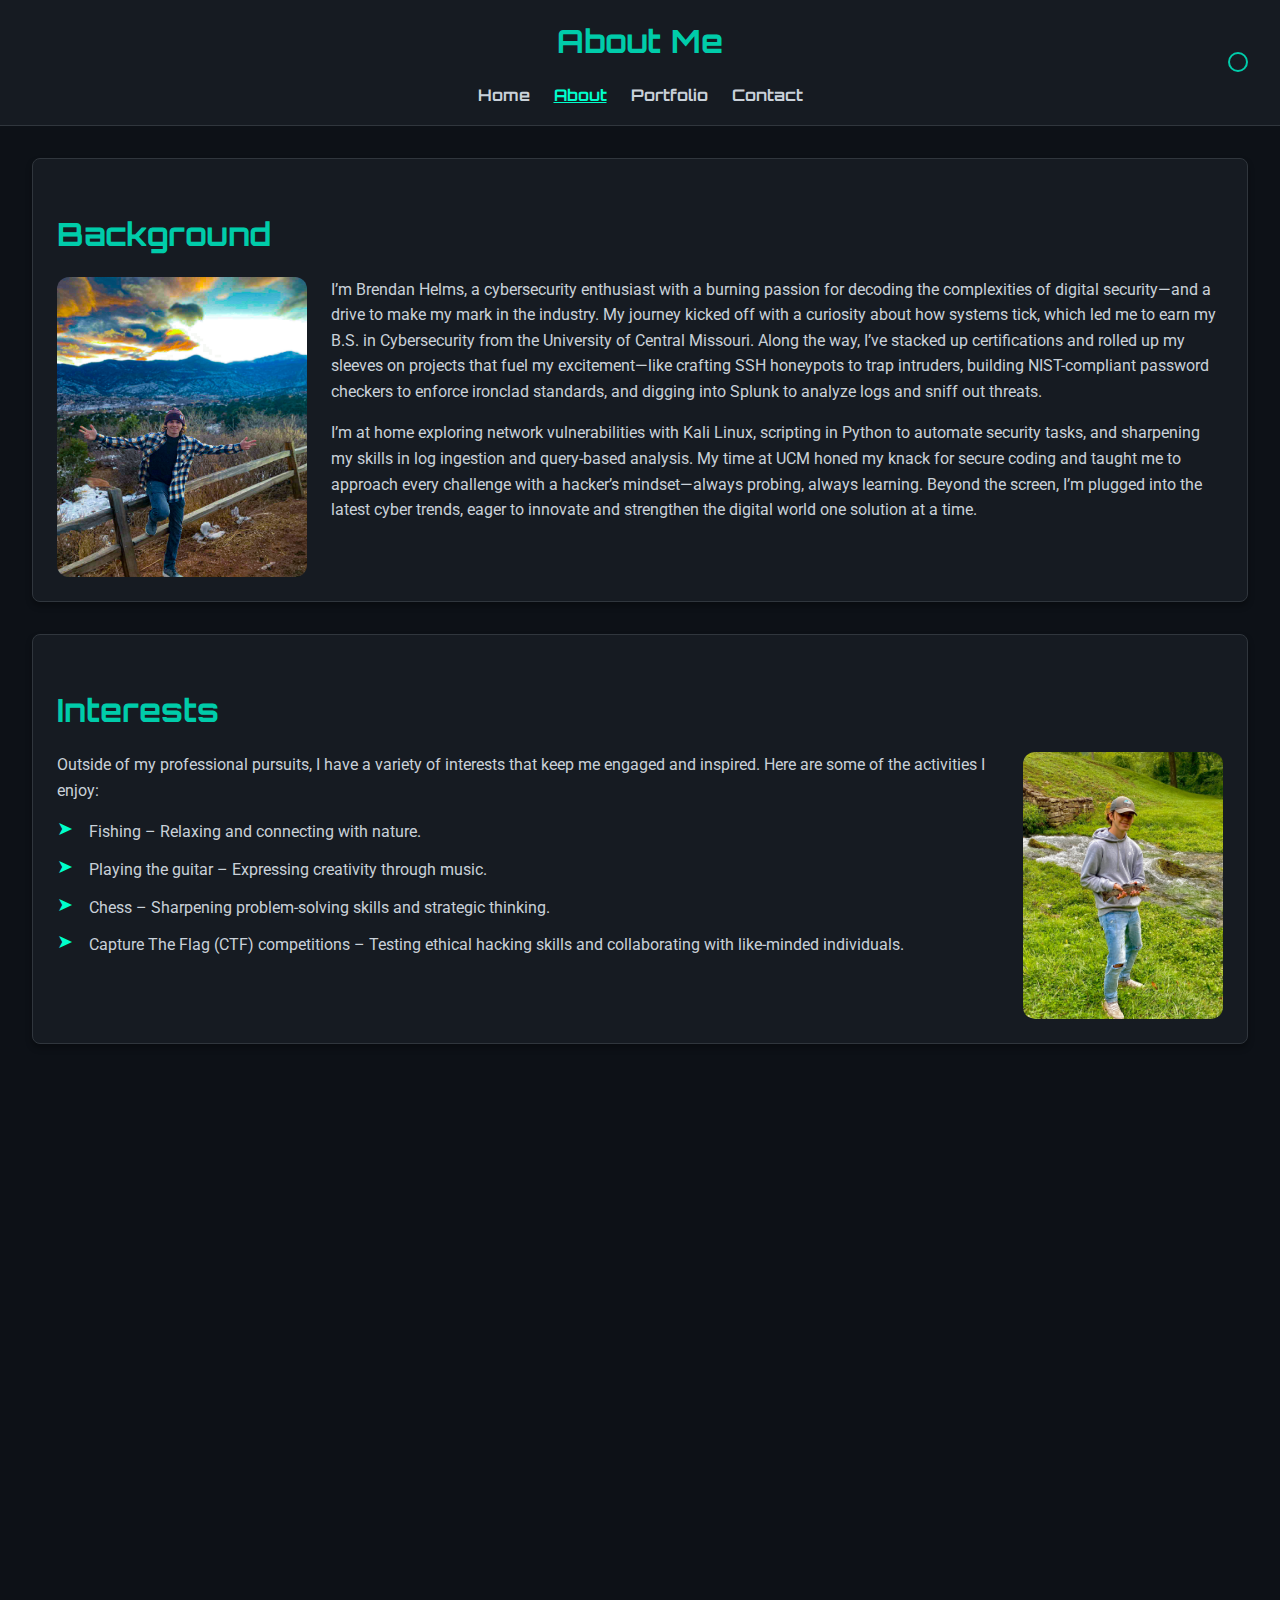
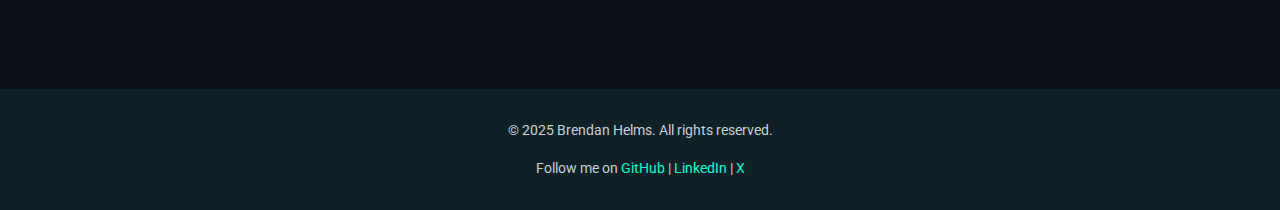
<file: about.html>
<!DOCTYPE html>
<html lang="en">
<head>
    <meta charset="UTF-8">
    <meta name="viewport" content="width=device-width, initial-scale=1.0">
    <title>About Me - Cybersecurity Portfolio</title>
    <link rel="stylesheet" href="/src/css/styles.css">
    <link href="https://fonts.googleapis.com/css2?family=Orbitron:wght@400;700&family=Roboto:wght@300;400;700&display=swap" rel="stylesheet">
    <style>
        /* Inline styles for bullet points */
        ul.custom-bullets {
            list-style-type: none;
            padding-left: 0;
        }

        ul.custom-bullets li {
            position: relative;
            padding-left: 2rem;
            margin-bottom: 0.75rem;
            font-size: 1rem;
            color: #c9d1d9;
        }

        ul.custom-bullets li::before {
            content: "➤";
            position: absolute;
            left: 0;
            color: #00ffcc;
            font-size: 1.2rem;
            line-height: 1;
        }

        /* Light Mode - Custom Bullets */
        body.light-mode ul.custom-bullets li {
            color: #000000; /* Dark text color for bullet items in light mode */
        }

        /* Three-column layout for Pathway, Clubs, and Graduation Image */
        .three-column-section {
            display: flex;
            justify-content: space-between;
            gap: 2rem;
            margin-top: 2rem;
        }

        .three-column-section .column {
            flex: 1;
        }

        .three-column-section .column img {
            display: block;
            margin: 0 auto;
        }

        .three-column-section h3 {
            font-size: 1.5rem;
            color: #00ccaa;
            margin-bottom: 1rem;
            text-align: center;
        }

        .three-column-section ul {
            list-style-type: none;
            padding-left: 1.5rem;
        }

        .three-column-section ul li {
            margin-bottom: 0.5rem;
            color: #c9d1d9;
        }
    </style>

<style>
    /* Mobile Layout Adjustments */
    @media (max-width: 768px) {
        .content-with-image {
            display: flex;
            flex-direction: column; /* Stack text and image vertically */
            align-items: center; /* Center-align content */
            text-align: center; /* Center-align text */
        }

        .content-with-image img {
            max-width: 80%; /* Shrink images to fit within the container */
            height: auto; /* Maintain aspect ratio */
            margin: 1rem 0; /* Add spacing above and below the image */
        }

        .three-column-section {
            flex-direction: column; /* Stack columns vertically */
            align-items: center; /* Center-align content */
            gap: 2rem; /* Add spacing between stacked columns */
        }

        .three-column-section .column {
            width: 100%; /* Make each column take full width */
            text-align: center; /* Center-align text and images */
        }

        .three-column-section .column img {
            max-width: 80%; /* Shrink images for mobile */
            height: auto; /* Maintain aspect ratio */
            margin: 1rem 0; /* Add spacing above and below the image */
        }
    }
</style>
</head>
<body>
    <header class="header">
        <div class="container">
            <h1 class="title">About Me</h1>
            <nav class="nav">
                <a href="index.html">Home</a>
                <a href="about.html" class="active">About</a>
                <a href="portfolio.html">Portfolio</a>
                <a href="contact.html">Contact</a>
            </nav>
            <!-- Theme Toggle Button -->
            <button id="theme-toggle" class="theme-toggle-btn">
                <span id="theme-icon" class="icon-moon"></span>
            </button>
        </div>
    </header>
    <main class="main">
        <!-- Background Section -->
        <section class="section background">
            <h2>Background</h2>
            <div class="content-with-image">
                <img src="assets/images/Colorado.JPG" alt="Brendan Helms" style="float: left; width: 250px; height: 300px; margin-right: 1.5rem; border-radius: 12px;">
                <p>
                    I’m Brendan Helms, a cybersecurity enthusiast with a burning passion for decoding the complexities of digital security—and a drive to make my mark in the industry. My journey kicked off with a curiosity about how systems tick, which led me to earn my B.S. in Cybersecurity from the University of Central Missouri. Along the way, I’ve stacked up certifications and rolled up my sleeves on projects that fuel my excitement—like crafting SSH honeypots to trap intruders, building NIST-compliant password checkers to enforce ironclad standards, and digging into Splunk to analyze logs and sniff out threats.
                </p>
                <p>
                    I’m at home exploring network vulnerabilities with Kali Linux, scripting in Python to automate security tasks, and sharpening my skills in log ingestion and query-based analysis. My time at UCM honed my knack for secure coding and taught me to approach every challenge with a hacker’s mindset—always probing, always learning. Beyond the screen, I’m plugged into the latest cyber trends, eager to innovate and strengthen the digital world one solution at a time.
                </p>
            </div>
            <div style="clear: both;"></div>
        </section>

        <!-- Interests Section -->
        <section class="section interests">
            <h2>Interests</h2>
            <div class="content-with-image">
                <img src="assets/images/fishing.jpg" alt="Fishing" style="float: right; width: 200px; height: auto; margin-left: 1.5rem; border-radius: 12px;">
                <p>
                    Outside of my professional pursuits, I have a variety of interests that keep me engaged and inspired. Here are some of the activities I enjoy:
                </p>
                <ul class="custom-bullets">
                    <li>Fishing – Relaxing and connecting with nature.</li>
                    <li>Playing the guitar – Expressing creativity through music.</li>
                    <li>Chess – Sharpening problem-solving skills and strategic thinking.</li>
                    <li>Capture The Flag (CTF) competitions – Testing ethical hacking skills and collaborating with like-minded individuals.</li>
                </ul>
            </div>
            <div style="clear: both;"></div>
        </section>

        <!-- Education Section -->
        <section class="section education">
            <h2>Education</h2>
            <div class="content-with-image">
                <img src="assets/images/Mule.png" alt="University of Central Missouri Logo" class="sci-fi-image" style="float: left; width: 200px; height: auto; margin-right: 1.5rem; border-radius: 12px;">
                <p>
                    I’m a proud graduate of the <strong>University of Central Missouri</strong>, where I earned my Bachelor of Science in <strong>Cybersecurity</strong>. Throughout my studies, I dove deep into the world of secure coding practices, network security, and incident response—building a solid foundation to tackle the ever-evolving challenges of the digital landscape. Passionate about protecting systems and solving complex problems, I blend technical expertise with a proactive mindset to keep data safe and networks resilient.
                </p>
            </div>
            <div style="clear: both;"></div>

            <div class="three-column-section">
                <!-- Column 1: Pathway -->
                <div class="column pathway">
                    <h3>Secure Software Pathway</h3>
                    <ul class="custom-bullets">
                        <li>Network Security and Penetration Testing</li>
                        <li>Digital Forensics</li>
                        <li>Secure Software Development</li>
                        <li>Incident Response and Threat Management</li>
                    </ul>
                </div>
                <!-- Column 2: Clubs -->
                <div class="column clubs">
                    <h3>Clubs and Organizations</h3>
                    <ul class="custom-bullets">
                        <li>CyberMules - Cybersecurity Club</li>
                        <li>Upsilon Pi Epsilon - Honor's Society</li>
                        <li>ACM - Computing Club</li>
                    </ul>
                </div>
                <!-- Column 3: Graduation Image -->
                <div class="column">
                    <img src="assets/images/graduation.jpg" alt="Graduation Picture" class="sci-fi-image" style="width: 350px; height: auto; margin-top: 2rem; border-radius: 12px;">
                </div>
            </div>
        </section>
    </main>
    <footer class="footer">
        <div class="container">
            <p>&copy; 2025 Brendan Helms. All rights reserved.</p>
            <p>Follow me on <a href="https://github.com/BHelmss" target="_blank">GitHub</a> | <a href="https://www.linkedin.com/in/brendan-helms/" target="_blank">LinkedIn</a> | <a href="https://x.com/BrendanHelmss" target="_blank">X</a></p>
        </div>
    </footer>
    <script src="/src/js/scripts.js"></script>
</body>
</html>
</file>
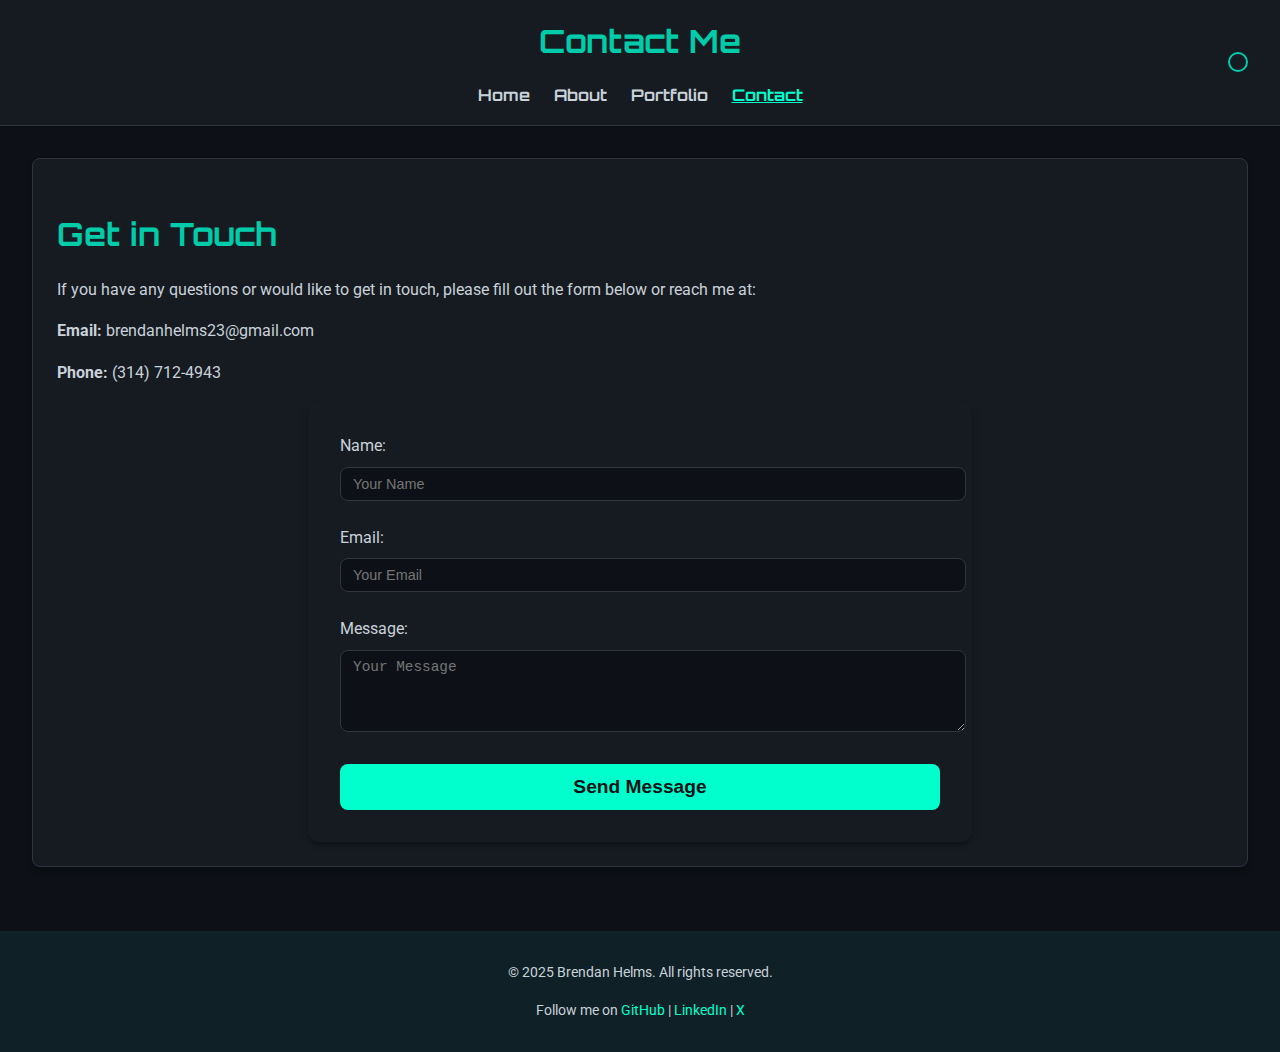
<file: contact.html>
<!DOCTYPE html>
<html lang="en">
<head>
    <meta charset="UTF-8">
    <meta name="viewport" content="width=device-width, initial-scale=1.0">
    <link rel="stylesheet" href="/src/css/styles.css">
    <link href="https://fonts.googleapis.com/css2?family=Orbitron:wght@400;700&family=Roboto:wght@300;400;700&display=swap" rel="stylesheet">
    <title>Contact Me</title>
</head>
<body>
    <header class="header">
        <div class="container">
            <h1 class="title">Contact Me</h1>
            <nav class="nav">
                <a href="index.html">Home</a>
                <a href="about.html">About</a>
                <a href="portfolio.html">Portfolio</a>
                <a href="contact.html" class="active">Contact</a>
            </nav>
            <!-- Theme Toggle Button -->
            <button id="theme-toggle" class="theme-toggle-btn">
                <span id="theme-icon" class="icon-moon"></span>
            </button>
        </div>
    </header>
    <main class="main">
        <section class="section contact">
            <h2>Get in Touch</h2>
            <p>If you have any questions or would like to get in touch, please fill out the form below or reach me at:</p>
            <p><strong>Email:</strong> brendanhelms23@gmail.com</p>
            <p><strong>Phone:</strong> (314) 712-4943</p>
            <form action="https://formspree.io/f/manepvyb" method="POST" class="contact-form">
                <div class="form-group">
                    <label for="name">Name:</label>
                    <input type="text" id="name" name="name" placeholder="Your Name" required>
                </div>
                <div class="form-group">
                    <label for="email">Email:</label>
                    <input type="email" id="email" name="email" placeholder="Your Email" required>
                </div>
                <div class="form-group">
                    <label for="message">Message:</label>
                    <textarea id="message" name="message" rows="4" placeholder="Your Message" required></textarea>
                </div>
                <button type="submit" class="btn">Send Message</button>
            </form>
        </section>
    </main>
    <footer class="footer">
        <div class="container">
            <p>&copy; 2025 Brendan Helms. All rights reserved.</p>
            <p>Follow me on <a href="https://github.com/BHelmss" target="_blank">GitHub</a> | <a href="https://www.linkedin.com/in/brendan-helms/" target="_blank">LinkedIn</a> | <a href="https://x.com/BrendanHelmss" target="_blank">X</a></p>
        </div>
    </footer>
    <script src="/src/js/scripts.js"></script>
</body>
</html>
</file>
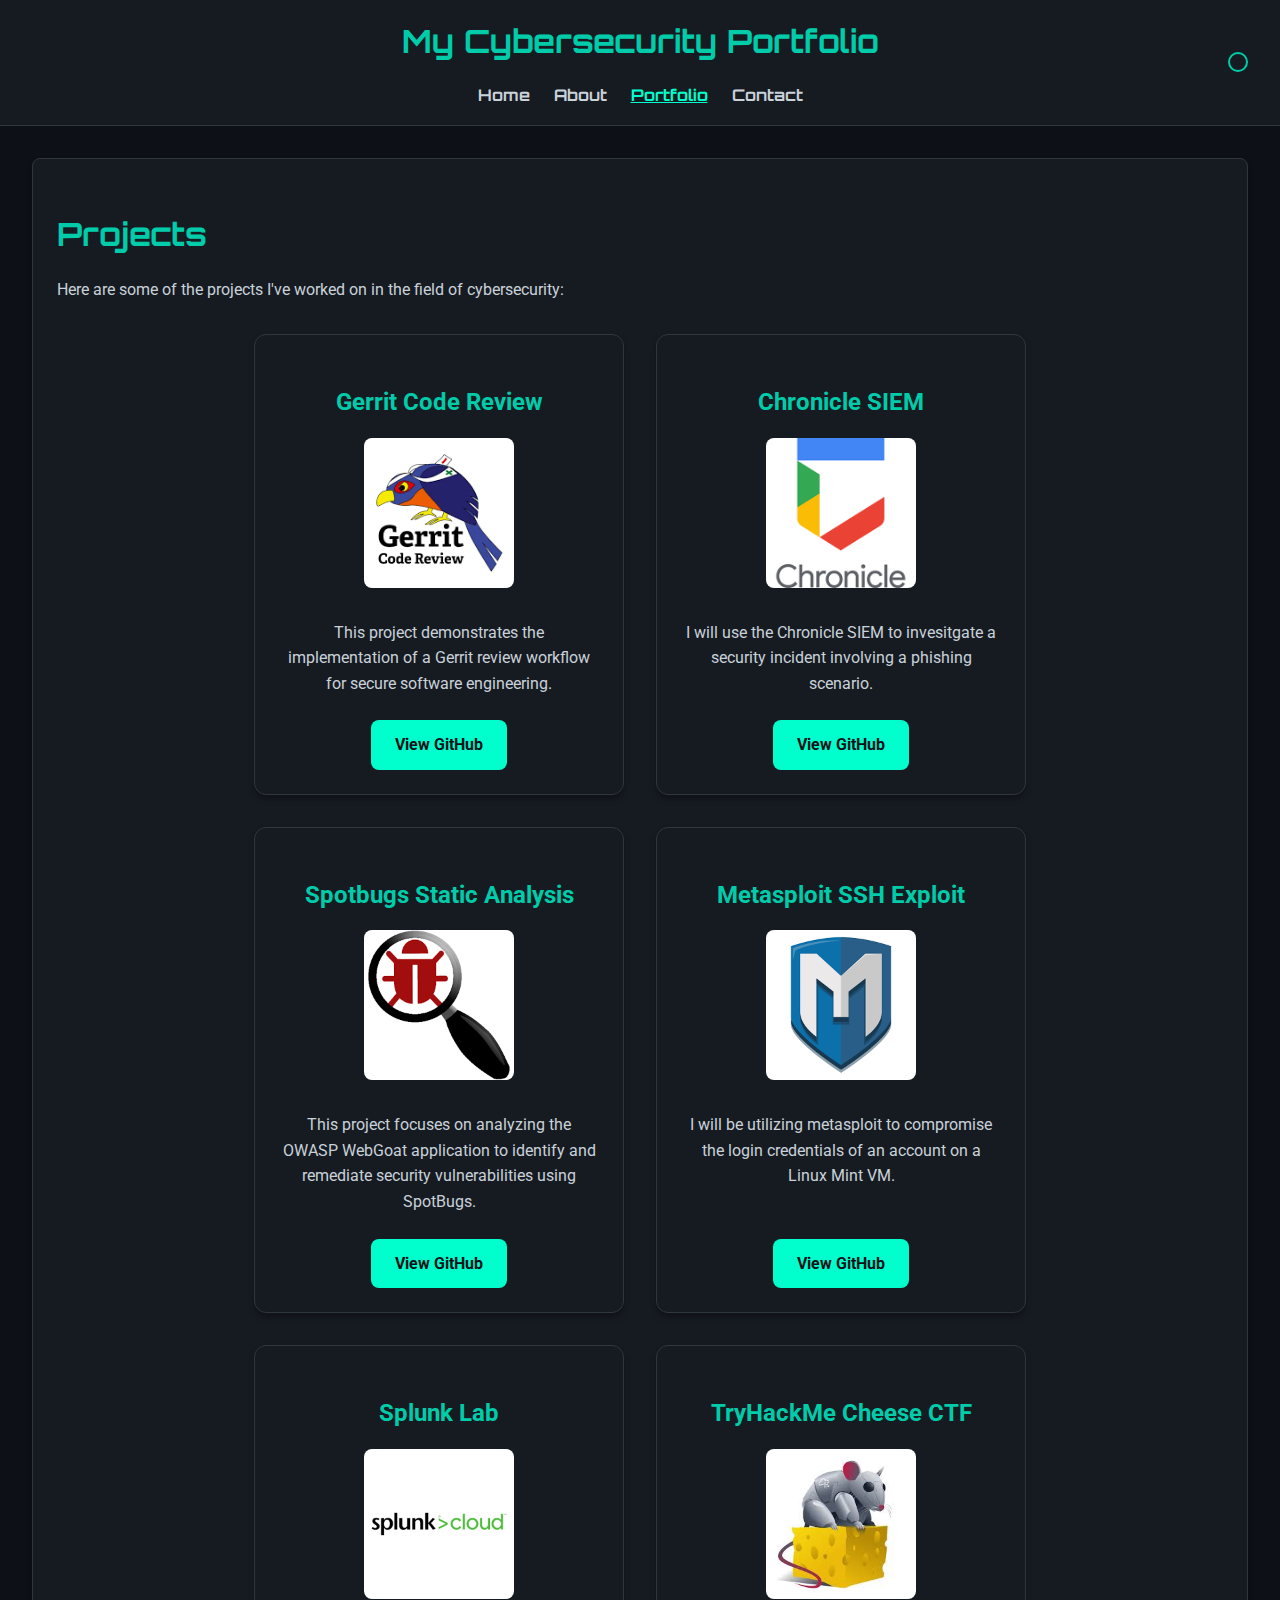
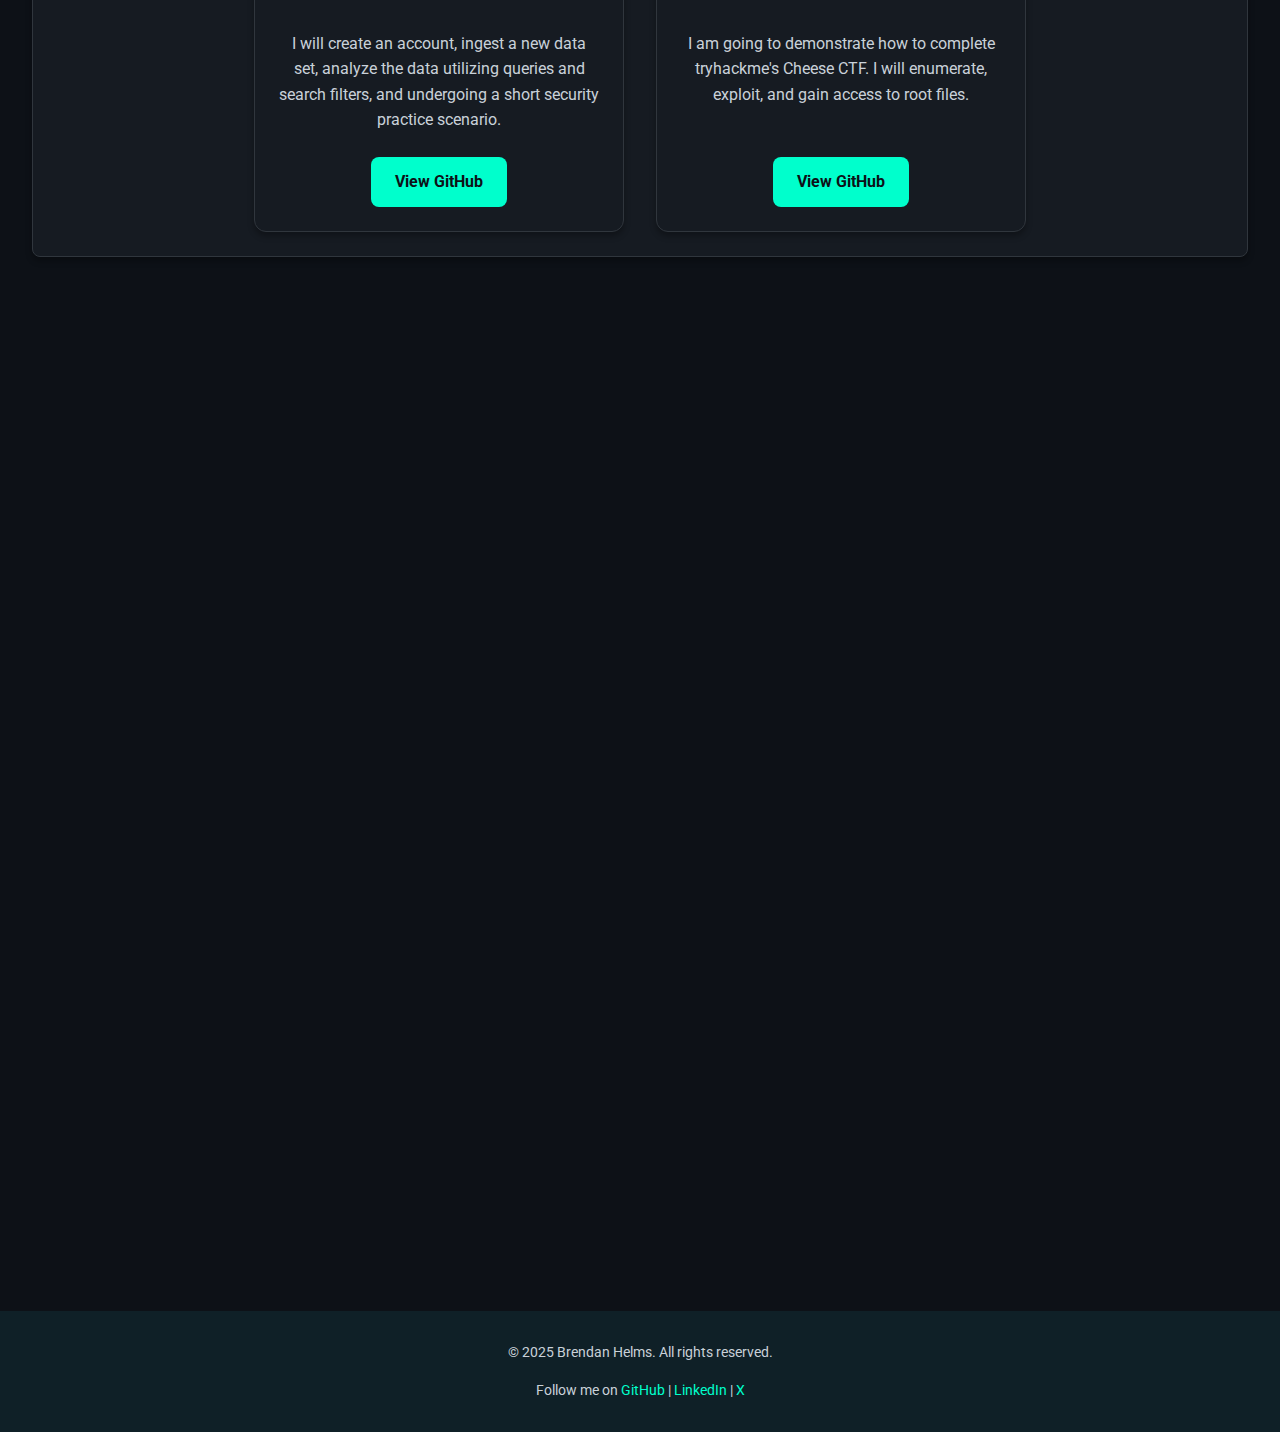
<file: portfolio.html>
<!DOCTYPE html>
<html lang="en">
<head>
    <meta charset="UTF-8">
    <meta name="viewport" content="width=device-width, initial-scale=1.0">
    <title>Portfolio - Cybersecurity Projects</title>
    <link rel="stylesheet" href="/src/css/styles.css">
    <link href="https://fonts.googleapis.com/css2?family=Orbitron:wght@400;700&family=Roboto:wght@300;400;700&display=swap" rel="stylesheet">
    <link href="https://cdnjs.cloudflare.com/ajax/libs/font-awesome/5.15.4/css/all.min.css" rel="stylesheet">
</head>
<body>
    <header class="header">
        <div class="container">
            <h1 class="title">My Cybersecurity Portfolio</h1>
            <nav class="nav">
                <a href="index.html">Home</a>
                <a href="about.html">About</a>
                <a href="portfolio.html" class="active">Portfolio</a>
                <a href="contact.html">Contact</a>
            </nav>
            <!-- Theme Toggle Button -->
            <button id="theme-toggle" class="theme-toggle-btn">
                <span id="theme-icon" class="icon-moon"></span>
            </button>
        </div>
    </header>
    <main class="main">
        <section class="section portfolio">
            <h2>Projects</h2>
            <p>Here are some of the projects I've worked on in the field of cybersecurity:</p>
            <div class="project-gallery">
                <div class="project-card">
                    <h3>Gerrit Code Review</h3>
                    <img src="assets/images/gerrit.png" alt="Gerrit Logo">
                    <p>This project demonstrates the implementation of a Gerrit review workflow for secure software engineering. </p>
                    <a href="https://github.com/BHelmss/Gerrit_Code_Review" class="btn">View GitHub</a>
                </div>
                <div class="project-card">
                    <h3>Chronicle SIEM</h3>
                    <img src="assets/images/chronicle.png" alt="Chronicle Logo">
                    <p>I will use the Chronicle SIEM to invesitgate a security incident involving a phishing scenario.</p>
                    <a href="https://github.com/BHelmss/Chronicle-Lab" class="btn">View GitHub</a>
                </div>
                <div class="project-card">
                    <h3>Spotbugs Static Analysis</h3>
                    <img src="assets/images/spotbugs.png" alt="Spotbugs Logo">
                    <p>This project focuses on analyzing the OWASP WebGoat application to identify and remediate security vulnerabilities using SpotBugs.</p>
                    <a href="https://github.com/BHelmss/SpotBugs_Static_Analysis" class="btn">View GitHub</a>
                </div>
                <div class="project-card">
                    <h3>Metasploit SSH Exploit</h3>
                    <img src="assets/images/Metasploit.png" alt="Metasploit Logo">
                    <p>I will be utilizing metasploit to compromise the login credentials of an account on a Linux Mint VM.</p>
                    <a href="https://github.com/BHelmss/SSH_Login_Exploit" class="btn">View GitHub</a>
                </div>
                <div class="project-card">
                    <h3>Splunk Lab</h3>
                    <img src="assets/images/splunk.png" alt="Splunk Logo">
                    <p> I will create an account, ingest a new data set, analyze the data utilizing queries and search filters, and undergoing a short security practice scenario.</p>
                    <a href="https://github.com/BHelmss/Splunk-Cloud-Lab" class="btn">View GitHub</a>
                </div>
                <div class="project-card">
                    <h3>TryHackMe Cheese CTF</h3>
                    <img src="assets/images/cheese.jpg" alt="Cheese Logo">
                    <p> I am going to demonstrate how to complete tryhackme's Cheese CTF. I will enumerate, exploit, and gain access to root files.</p>
                    <a href="https://github.com/BHelmss/Cheese_CTF" class="btn">View GitHub</a>
                </div>
            </div>
        </section>
        <section class="section tools">
            <h2>Tools & Technologies</h2>
            <p>Here are some of the tools and technologies I frequently use in my projects:</p>
            <div class="skills-section">
                <div class="skill">
                    <span class="skill-name">Wireshark</span>
                    <p class="skill-description">Network protocol analyzer for troubleshooting and analysis.</p>
                    <div class="progress-bar" style="--progress-color: #0078d7;">
                        <div class="progress" style="width: 80%;"></div>
                    </div>
                </div>
                <div class="skill">
                    <span class="skill-name">Metasploit</span>
                    <p class="skill-description">Penetration testing framework for exploiting vulnerabilities.</p>
                    <div class="progress-bar" style="--progress-color: #ff4500;">
                        <div class="progress" style="width: 70%;"></div>
                    </div>
                </div>
                <div class="skill">
                    <span class="skill-name">Burp Suite</span>
                    <p class="skill-description">Web vulnerability scanner for penetration testing.</p>
                    <div class="progress-bar" style="--progress-color: #f58220;">
                        <div class="progress" style="width: 75%;"></div>
                    </div>
                </div>
                <div class="skill">
                    <span class="skill-name">Splunk</span>
                    <p class="skill-description">Log analysis and monitoring tool for cybersecurity insights.</p>
                    <div class="progress-bar" style="--progress-color: #00aa41;">
                        <div class="progress" style="width: 80%;"></div>
                    </div>
                </div>
                <div class="skill">
                    <span class="skill-name">Python</span>
                    <p class="skill-description">Used for scripting, automation, and cybersecurity tools.</p>
                    <div class="progress-bar" style="--progress-color: #3776ab;">
                        <div class="progress" style="width: 85%;"></div>
                    </div>
                </div>
                <div class="skill">
                    <span class="skill-name">Docker</span>
                    <p class="skill-description">Containerization platform for isolated environments.</p>
                    <div class="progress-bar" style="--progress-color: #2496ed;">
                        <div class="progress" style="width: 60%;"></div>
                    </div>
                </div>
            </div>
        </section>
    </main>
    <footer class="footer">
        <div class="container">
            <p>&copy; 2025 Brendan Helms. All rights reserved.</p>
            <p>Follow me on <a href="https://github.com/BHelmss" target="_blank">GitHub</a> | <a href="https://www.linkedin.com/in/brendan-helms/" target="_blank">LinkedIn</a> | <a href="https://x.com/BrendanHelmss" target="_blank">X</a></p>
        </div>
    </footer>
    <script src="/src/js/scripts.js"></script>
</body>
</html>
</file>
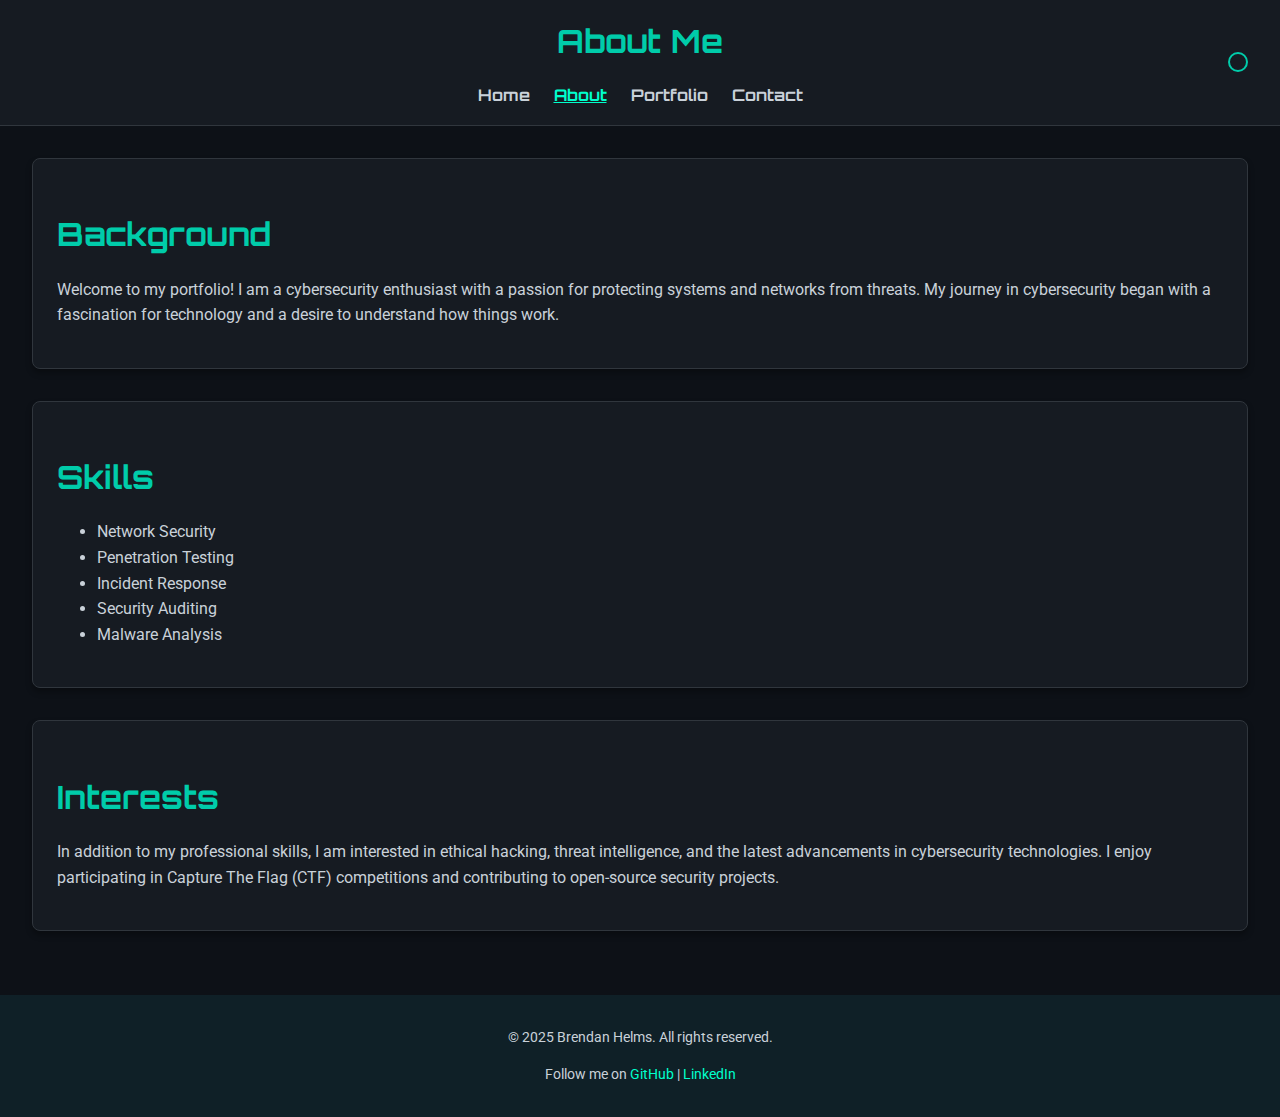
<file: src/about.html>
<!DOCTYPE html>
<html lang="en">
<head>
    <meta charset="UTF-8">
    <meta name="viewport" content="width=device-width, initial-scale=1.0">
    <title>About Me - Cybersecurity Portfolio</title>
    <link rel="stylesheet" href="css/styles.css">
    <link href="https://fonts.googleapis.com/css2?family=Orbitron:wght@400;700&family=Roboto:wght@300;400;700&display=swap" rel="stylesheet">
</head>
<body>
    <header class="header">
        <div class="container">
            <h1 class="title">About Me</h1>
            <nav class="nav">
                <a href="index.html">Home</a>
                <a href="about.html" class="active">About</a>
                <a href="portfolio.html">Portfolio</a>
                <a href="contact.html">Contact</a>
            </nav>
            <!-- Theme Toggle Button -->
            <button id="theme-toggle" class="theme-toggle-btn">
                <span id="theme-icon" class="icon-moon"></span>
            </button>
        </div>
    </header>
    <main class="main">
        <section class="section background">
            <h2>Background</h2>
            <p>
                Welcome to my portfolio! I am a cybersecurity enthusiast with a passion for protecting systems and networks from threats. 
                My journey in cybersecurity began with a fascination for technology and a desire to understand how things work.
            </p>
        </section>
        <section class="section skills">
            <h2>Skills</h2>
            <ul>
                <li>Network Security</li>
                <li>Penetration Testing</li>
                <li>Incident Response</li>
                <li>Security Auditing</li>
                <li>Malware Analysis</li>
            </ul>
        </section>
        <section class="section interests">
            <h2>Interests</h2>
            <p>
                In addition to my professional skills, I am interested in ethical hacking, threat intelligence, and the latest advancements in cybersecurity technologies. 
                I enjoy participating in Capture The Flag (CTF) competitions and contributing to open-source security projects.
            </p>
        </section>
    </main>
    <footer class="footer">
        <div class="container">
            <p>&copy; 2025 Brendan Helms. All rights reserved.</p>
            <p>Follow me on <a href="https://github.com/yourusername" target="_blank">GitHub</a> | <a href="https://linkedin.com/in/yourusername" target="_blank">LinkedIn</a></p>
        </div>
    </footer>
    <script src="js/scripts.js"></script>
</body>
</html>
</file>
<file: src/css/styles.css>
/* Intro Panel */
.intro-panel {
    position: fixed;
    top: 0;
    left: 0;
    width: 100%;
    height: 100%;
    background: linear-gradient(90deg, #0f2027, #203a43, #2c5364);
    color: #c9d1d9;
    display: flex;
    flex-direction: column;
    justify-content: center;
    align-items: center;
    z-index: 1000;
    transition: transform 1s ease-in-out;
}

.intro-panel.hidden {
    transform: translateY(-100%);
    position: absolute;
}

.intro-title {
    font-family: 'Orbitron', sans-serif;
    font-size: 3rem;
    color: #00ccaa;
    margin: 0;
}

.intro-subtitle {
    font-size: 1.5rem;
    margin: 1rem 0;
    color: #c9d1d9;
}

.scroll-btn {
    padding: 0.75rem 1.5rem;
    background: #00ffcc;
    color: #0d1117;
    border: none;
    border-radius: 4px;
    font-size: 1rem;
    font-weight: bold;
    cursor: pointer;
    transition: background 0.3s ease, transform 0.2s ease;
}

.scroll-btn:hover {
    background: #00e6b3;
    transform: scale(1.05);
}

/* Main Content */
body {
    margin: 0;
    font-family: 'Roboto', sans-serif;
    background-color: #0d1117;
    color: #c9d1d9;
    line-height: 1.6;
    overflow-x: hidden;
}

body.light-mode {
    background-color: #f5f5f5;
    color: #000000;
}

body.light-mode .header {
    background: #e0e0e0;
    color: #000000;
}

body.light-mode .section {
    background: #ffffff;
    border-color: #cccccc;
    color: #000000;
}

body.light-mode .footer {
    background: #e0e0e0;
    color: #000000;
}

body.light-mode .nav a {
    color: #000000;
}

body.light-mode .nav a.active {
    color: #00ccaa;
}

body.light-mode .btn {
    background: #00ccaa;
    color: #ffffff;
}

body.light-mode .btn:hover {
    background: #00ccaa;
}

body.light-mode .contact-form input,
body.light-mode .contact-form textarea {
    background: #ffffff;
    border: 1px solid #cccccc;
    color: #000000;
}

body.light-mode .contact-form input:focus,
body.light-mode .contact-form textarea:focus {
    border-color: #00ccaa;
    box-shadow: 0 0 8px #00ccaa;
    background: #f9f9f9;
}

.main {
    padding: 2rem;
    margin-top: 0;
}

/* Header Styling */
.header {
    background: #161b22;
    color: #c9d1d9;
    padding: 1rem 2rem;
    display: flex;
    flex-direction: column; /* Stack items vertically */
    align-items: center; /* Center items horizontally */
    border-bottom: 1px solid #30363d;
    text-align: center; /* Center-align text */
    position: relative; /* Allow absolute positioning for the button */
}

.header h1 {
    font-family: 'Orbitron', sans-serif;
    font-size: 2rem;
    color: #00ccaa;
    margin: 0;
    position: relative;
    display: inline-block;
}

/* Theme Toggle Button */
.theme-toggle-btn {
    position: absolute;
    top: 50%;
    right: 2rem; /* Adjust distance from the right edge */
    transform: translateY(-50%); /* Center vertically relative to the header */
    background: none;
    border: 2px solid #00ccaa;
    border-radius: 50%;
    padding: 0.5rem;
    cursor: pointer;
    transition: transform 0.2s ease, background 0.3s ease;
}

.theme-toggle-btn:hover {
    transform: scale(1.1);
    background: rgba(0, 255, 204, 0.1);
}

.theme-toggle-btn span {
    font-size: 1.2rem;
    color: #00ccaa;
}

body.light-mode .theme-toggle-btn {
    border-color: #00ccaa;
}

body.light-mode .theme-toggle-btn span {
    color: #00ccaa;
}

/* Navigation Styling */
.header .nav {
    display: flex;
    gap: 1.5rem;
    justify-content: center; /* Center navigation links */
    margin-top: 1rem;
}

.header .nav a {
    color: #c9d1d9;
    text-decoration: none;
    font-family: 'Orbitron', sans-serif;
    font-size: 1rem;
    font-weight: bold;
    transition: color 0.3s ease, transform 0.2s ease;
}

.header .nav a:hover {
    color: #00ffcc;
    transform: scale(1.1);
}

.header .nav a.active {
    color: #00ffcc;
    text-decoration: underline;
}

/* Project Gallery Section */
.project-gallery {
    display: flex;
    flex-wrap: wrap;
    gap: 2rem;
    justify-content: center;
    margin-top: 2rem;
}

.project-card {
    background: #161b22;
    border: 1px solid #30363d;
    border-radius: 12px;
    padding: 1.5rem;
    width: 320px;
    text-align: center;
    box-shadow: 0 4px 6px rgba(0, 0, 0, 0.3);
    transition: transform 0.3s ease, box-shadow 0.3s ease;
    display: flex;
    flex-direction: column;
    justify-content: space-between;
}

.project-card:hover {
    transform: translateY(-10px);
    box-shadow: 0 8px 15px rgba(0, 0, 0, 0.5);
}

.project-card img {
    width: 150px; /* Ensure all images are the same size */
    height: 150px;
    object-fit: cover; /* Crop images to fit */
    margin: 0 auto 1rem auto; /* Center the image */
    border-radius: 8px;
    transition: transform 0.3s ease;
}

.project-card img:hover {
    transform: scale(1.1);
}

.project-card h3 {
    font-size: 1.5rem;
    color: #00ccaa;
    margin-bottom: 1rem;
}

.project-card p {
    font-size: 1rem;
    color: #c9d1d9;
    margin-bottom: 1.5rem;
    line-height: 1.6;
    flex-grow: 1; /* Push the button to the bottom */
}

.project-card .btn {
    padding: 0.75rem 1.5rem;
    background: #00ffcc;
    color: #0d1117;
    border: none;
    border-radius: 8px;
    font-size: 1rem;
    font-weight: bold;
    cursor: pointer;
    transition: background 0.3s ease, transform 0.2s ease;
    text-decoration: none;
    display: inline-block;
    align-self: center; /* Center the button horizontally */
}

.project-card .btn:hover {
    background: #00e6b3;
    transform: scale(1.05);
}

/* Light Mode - Project Cards */
body.light-mode .project-card {
    background: #ffffff; /* Light background for project cards */
    border: 1px solid #cccccc; /* Light border color */
    color: #000000; /* Dark text color */
    box-shadow: 0 4px 6px rgba(0, 0, 0, 0.1); /* Subtle shadow for light mode */
}

body.light-mode .project-card h3 {
    color: #00ccaa; /* Match the "Featured Projects" title color */
}

body.light-mode .project-card p {
    color: #000000; /* Dark text color for project descriptions */
}

body.light-mode .project-card .btn {
    background: #00ccaa; /* Match the "Featured Projects" title color */
    color: #ffffff; /* White button text */
}

body.light-mode .project-card .btn:hover {
    background: #009e88; /* Slightly darker shade for hover effect */
}

/* About Section */
.about-content {
    display: flex;
    align-items: center;
    gap: 1.5rem;
    margin-top: 1rem;
}

.about-content p {
    flex: 1;
    font-size: 1rem;
    line-height: 1.6;
    color: #c9d1d9;
}

body.light-mode .about-content p {
    color: #000000; /* Black text for light mode */
}

/* Certifications Section */
.certifications {
    margin-bottom: 2rem;
    padding: 1.5rem;
    border: 1px solid #30363d;
    border-radius: 8px;
    background: #161b22;
    box-shadow: 0 4px 6px rgba(0, 0, 0, 0.3);
}

.certifications h2 {
    font-family: 'Orbitron', sans-serif;
    font-size: 2rem;
    color: #00ccaa;
    margin-bottom: 1rem;
    text-align: center;
}

.certifications p {
    font-size: 1rem;
    color: #c9d1d9;
    text-align: center;
    margin-bottom: 1.5rem;
}

.certifications-gallery {
    display: flex;
    flex-wrap: wrap;
    gap: 2rem;
    justify-content: center;
}

.certification {
    text-align: center;
    max-width: 150px;
    background: #0d1117;
    border: 1px solid #30363d;
    border-radius: 8px;
    padding: 1rem;
    box-shadow: 0 4px 6px rgba(0, 0, 0, 0.3);
    transition: transform 0.3s ease, box-shadow 0.3s ease;
}

.certification:hover {
    transform: scale(1.05);
    box-shadow: 0 6px 10px rgba(0, 0, 0, 0.4);
}

.certification img {
    width: 100%;
    height: auto;
    border-radius: 8px;
    margin-bottom: 0.5rem;
}

.certification p {
    margin-top: 0.5rem;
    font-size: 1rem;
    color: #c9d1d9;
}

/* Light Mode - Certifications Section */
body.light-mode .certifications {
    background: #ffffff; /* Light background for the section */
    border: 1px solid #cccccc; /* Light border color */
    color: #000000; /* Dark text color */
}

body.light-mode .certification {
    background: #f9f9f9; /* Light background for individual certifications */
    border: 1px solid #e0e0e0; /* Light border color */
    color: #000000; /* Dark text color */
}

body.light-mode .certification img {
    border-radius: 8px; /* Keep the rounded corners */
    box-shadow: 0 2px 4px rgba(0, 0, 0, 0.1); /* Subtle shadow for light mode */
}

body.light-mode .certification p {
    color: #000000; /* Dark text color for certification descriptions */
}

body.light-mode .certifications p {
    color: #000000; /* Set text color to black in light mode */
}

/* Section Styling */
.section {
    margin-bottom: 2rem;
    padding: 1.5rem;
    border: 1px solid #30363d;
    border-radius: 8px;
    background: #161b22;
    box-shadow: 0 4px 6px rgba(0, 0, 0, 0.3);
    opacity: 0;
    transform: translateY(20px);
    transition: opacity 0.6s ease-out, transform 0.6s ease-out;
}

.section.visible {
    opacity: 1;
    transform: translateY(0);
}

.section h2 {
    font-family: 'Orbitron', sans-serif;
    font-size: 2rem;
    color: #00ccaa;
    margin-bottom: 1rem;
}

/* Footer */
.footer {
    text-align: center;
    padding: 1rem 0;
    background: #0f2027;
    color: #c9d1d9;
    font-size: 0.9rem;
}

.footer a {
    color: #00ffcc;
    text-decoration: none;
    transition: color 0.3s ease;
}

.footer a:hover {
    color: #c9d1d9;
}

body.light-mode .footer a {
    color: #555555; /* Darkened color for social links in light mode */
}

body.light-mode .footer a:hover {
    color: #333333; /* Even darker color on hover */
}

/* Skills Section */
.skills-section {
    margin-top: 1.5rem; /* Reduced top margin */
    padding: 1rem; /* Added padding to shrink the section */
}

.skills-section h2 {
    font-size: 1.8rem; /* Slightly smaller font size for the section title */
    margin-bottom: 1rem; /* Reduced bottom margin */
    text-align: center;
}

.skill {
    margin-bottom: 1.5rem; /* Reduced spacing between skills */
}

.skill-name {
    font-size: 1rem; /* Reduced font size for skill titles */
    color: #00ffcc;
    margin-bottom: 0.3rem; /* Reduced bottom margin */
    display: block;
}

body.light-mode .skill-name {
    color: #00806a; /* Match the title color */
}

/* Progress Bar */
.progress-bar {
    background: #30363d;
    border-radius: 8px;
    overflow: hidden;
    height: 15px;
    position: relative;
    margin-bottom: 1rem;
}

.progress {
    background: var(--progress-color, #00ffcc); /* Fallback color */
    height: 100%;
    width: 0; /* Default width */
    transition: width 0.5s ease-in-out;
}

.progress-bar[data-skill="90"] .progress {
    width: 90%;
}

.progress-bar[data-skill="80"] .progress {
    width: 80%;
}

.progress-bar[data-skill="70"] .progress {
    width: 70%;
}

.related-projects {
    list-style: none;
    padding: 0;
    margin: 0;
}

.related-projects li {
    margin-bottom: 0.3rem; /* Reduced spacing between project links */
}

.related-projects a {
    color: #019779;
    text-decoration: none;
    font-weight: bold;
    transition: color 0.3s ease, transform 0.2s ease;
}

.related-projects a:hover {
    color: #00e6b3;
    transform: scale(1.05);
}

/* Resume Section */
.resume {
    text-align: center; /* Center-align all content in the resume section */
}

.resume .btn {
    display: inline-block;
    padding: 1.2rem 2.5rem; /* Slightly larger padding for a bigger button */
    background: #00ffcc;
    color: #0d1117;
    border: none;
    border-radius: 8px;
    font-size: 1.2rem; /* Slightly larger font size */
    font-weight: bold;
    text-decoration: none;
    text-align: center;
    transition: background 0.3s ease, transform 0.2s ease, box-shadow 0.3s ease;
    box-shadow: 0 4px 6px rgba(0, 0, 0, 0.3);
    margin: 1rem auto; /* Add vertical spacing and center the button */
}

.resume .btn:hover {
    background: #00e6b3;
    transform: scale(1.05);
    box-shadow: 0 6px 10px rgba(0, 0, 0, 0.4);
}

/* Contact Section */
/* Contact Form Styling */
.contact-form {
    max-width: 600px;
    margin: 0 auto;
    padding: 2rem;
    background: #161b22;
    border-radius: 12px;
    box-shadow: 0 4px 6px rgba(0, 0, 0, 0.3);
}

.contact-form .form-group {
    margin-bottom: 1.5rem;
}

.contact-form label {
    display: block;
    font-size: 1rem;
    color: #c9d1d9;
    margin-bottom: 0.5rem;
}

.contact-form input,
.contact-form textarea {
    width: 100%;
    padding: 0.75rem 1rem;
    background: #0d1117;
    border: 1px solid #30363d;
    border-radius: 8px;
    font-size: 1rem;
    color: #c9d1d9;
    transition: border-color 0.3s ease, box-shadow 0.3s ease;
}

.contact-form input:focus,
.contact-form textarea:focus {
    border-color: #00ccaa;
    box-shadow: 0 0 8px #00ccaa;
    outline: none;
    background: #161b22;
}

.contact-form button {
    display: inline-block;
    width: 100%;
    padding: 0.75rem 1.5rem;
    background: #00ffcc;
    color: #0d1117;
    border: none;
    border-radius: 8px;
    font-size: 1.2rem;
    font-weight: bold;
    cursor: pointer;
    transition: background 0.3s ease, transform 0.2s ease, box-shadow 0.3s ease;
    text-align: center;
}

.contact-form button:hover {
    background: #00e6b3;
    transform: scale(1.05);
    box-shadow: 0 6px 10px rgba(0, 0, 0, 0.4);
}

/* Light Mode - Contact Form */
body.light-mode .contact-form {
    background: #ffffff; /* Light background for the form */
    border: 1px solid #cccccc; /* Light border color */
    color: #000000; /* Dark text color */
}

body.light-mode .contact-form label {
    color: #000000; /* Dark text for labels */
}

body.light-mode .contact-form input,
body.light-mode .contact-form textarea {
    background: #f9f9f9; /* Light background for input fields */
    border: 1px solid #cccccc; /* Light border color */
    color: #000000; /* Dark text color */
}

body.light-mode .contact-form input:focus,
body.light-mode .contact-form textarea:focus {
    border-color: #00ccaa; /* Match the title color */
    box-shadow: 0 0 8px #00ccaa; /* Subtle glow effect */
    background: #ffffff; /* Keep the background white */
}

/* Adjust Entry Field Height */
.contact-form input,
.contact-form textarea {
    padding: 0.5rem 0.75rem; /* Reduce padding for shorter fields */
    font-size: 0.9rem; /* Slightly smaller font size */
}

/* Responsive Design for About Section */
@media (max-width: 768px) {
    .about-content {
        flex-direction: column; /* Stack the image and text vertically */
        text-align: center; /* Center-align the text */
    }

    .about-content img {
        max-width: 100%; /* Ensure the image fits within the container */
        height: auto; /* Maintain aspect ratio */
        margin-bottom: 1rem; /* Add spacing below the image */
    }

    .about-content p {
        text-align: justify; /* Keep text justified for readability */
    }
}
/* Responsive Design for Three-Column Section */
@media (max-width: 768px) {
    .three-column-section {
        flex-direction: column; /* Stack columns vertically */
        align-items: center; /* Center-align the content */
        gap: 2rem; /* Add spacing between stacked columns */
    }

    .three-column-section .column {
        width: 100%; /* Make each column take full width */
        text-align: center; /* Center-align text and images */
    }

    .three-column-section .column img {
        max-width: 100%; /* Ensure images fit within the container */
        height: auto; /* Maintain aspect ratio */
    }

    .three-column-section ul {
        padding-left: 0; /* Remove left padding for bullet points */
    }

    .three-column-section ul li {
        text-align: left; /* Keep bullet points left-aligned */
    }
}
</file>
<file: wp-content/themes/author-personal-blog/assets/icons/icons.css>
@font-face {
  font-family: 'rswpthemes-icons';
  src:  url('./fonts/rswpthemes-icons.eot?y7c0f5');
  src:  url('./fonts/rswpthemes-icons.eot?y7c0f5#iefix') format('embedded-opentype'),
    url('./fonts/rswpthemes-icons.ttf?y7c0f5') format('truetype'),
    url('./fonts/rswpthemes-icons.woff?y7c0f5') format('woff'),
    url('./fonts/rswpthemes-icons.svg?y7c0f5#rswpthemes-icons') format('svg');
  font-weight: normal;
  font-style: normal;
  font-display: block;
}

.rswpthemes-icon {
  /* use !important to prevent issues with browser extensions that change fonts */
  font-family: 'rswpthemes-icons' !important;
  speak: never;
  font-style: normal;
  font-weight: normal;
  font-variant: normal;
  text-transform: none;
  line-height: 1;

  /* Better Font Rendering =========== */
  -webkit-font-smoothing: antialiased;
  -moz-osx-font-smoothing: grayscale;
}

.icon-angle-down-solid:before {
  content: "\e900";
}
.icon-angle-left-solid:before {
  content: "\e901";
}
.icon-angle-right-solid:before {
  content: "\e902";
}
.icon-angle-up-solid:before {
  content: "\e903";
}
.icon-apple:before {
  content: "\e904";
}
.icon-arrow-down-solid:before {
  content: "\e905";
}
.icon-arrow-left-solid:before {
  content: "\e906";
}
.icon-arrow-right-solid:before {
  content: "\e907";
}
.icon-arrow-up-solid:before {
  content: "\e908";
}
.icon-bag-shopping-solid:before {
  content: "\e909";
}
.icon-behance:before {
  content: "\e90a";
}
.icon-bookmark-solid:before {
  content: "\e90b";
}
.icon-calendar-days-solid:before {
  content: "\e90c";
}
.icon-circle-plus-solid:before {
  content: "\e90d";
}
.icon-circle-xmark-solid:before {
  content: "\e90e";
}
.icon-clock-regular:before {
  content: "\e90f";
}
.icon-code-compare-solid:before {
  content: "\e910";
}
.icon-codepen:before {
  content: "\e911";
}
.icon-comment-solid:before {
  content: "\e912";
}
.icon-copyright-regular:before {
  content: "\e913";
}
.icon-copyright-solid:before {
  content: "\e914";
}
.icon-discord:before {
  content: "\e915";
}
.icon-dribbble:before {
  content: "\e916";
}
.icon-eye-solid:before {
  content: "\e917";
}
.icon-facebook:before {
  content: "\e918";
}
.icon-facebook-messenger:before {
  content: "\e919";
}
.icon-github:before {
  content: "\e91a";
}
.icon-goodreads:before {
  content: "\e91b";
}
.icon-google:before {
  content: "\e91c";
}
.icon-hashtag-solid:before {
  content: "\e91d";
}
.icon-heart-regular:before {
  content: "\e91e";
}
.icon-icons8-wattpad:before {
  content: "\e91f";
}
.icon-instagram:before {
  content: "\e920";
}
.icon-kickstarter:before {
  content: "\e921";
}
.icon-line:before {
  content: "\e922";
}
.icon-linkedin:before {
  content: "\e923";
}
.icon-magnifying-glass-solid:before {
  content: "\e924";
}
.icon-medium:before {
  content: "\e925";
}
.icon-note-sticky-solid:before {
  content: "\e926";
}
.icon-pinterest:before {
  content: "\e927";
}
.icon-plus-solid:before {
  content: "\e928";
}
.icon-quote-left-solid:before {
  content: "\e929";
}
.icon-quote-right-solid:before {
  content: "\e92a";
}
.icon-repeat-solid:before {
  content: "\e92b";
}
.icon-reply-solid:before {
  content: "\e92c";
}
.icon-slack:before {
  content: "\e92d";
}
.icon-square-check-solid:before {
  content: "\e92e";
}
.icon-square-facebook:before {
  content: "\e92f";
}
.icon-square-instagram:before {
  content: "\e930";
}
.icon-square-pinterest:before {
  content: "\e931";
}
.icon-square-plus-solid:before {
  content: "\e932";
}
.icon-square-twitter:before {
  content: "\e933";
}
.icon-square-whatsapp:before {
  content: "\e934";
}
.icon-square-x-twitter-brands-solid:before {
  content: "\e935";
}
.icon-stack-overflow:before {
  content: "\e936";
}
.icon-star-half-stroke-solid:before {
  content: "\e937";
}
.icon-star-regular:before {
  content: "\e938";
}
.icon-star-solid:before {
  content: "\e939";
}
.icon-tiktok:before {
  content: "\e93a";
}
.icon-tumblr:before {
  content: "\e93b";
}
.icon-twitter:before {
  content: "\e93c";
}
.icon-user-solid:before {
  content: "\e93d";
}
.icon-whatsapp:before {
  content: "\e93e";
}
.icon-wordpress:before {
  content: "\e93f";
}
.icon-xmark-solid:before {
  content: "\e940";
}
.icon-x-twitter-brands-solid:before {
  content: "\e941";
}
.icon-youtube:before {
  content: "\e942";
}
</file>
<file: wp-content/themes/author-personal-blog/assets/blocks-style/block-styles.css>
.text-left {
    text-align: left !important;
}

.text-right {
    text-align: right !important;
}

.text-center {
    text-align: center !important;
}

@media (min-width: 576px) {
    .text-sm-left {
        text-align: left !important;
    }

    .text-sm-right {
        text-align: right !important;
    }

    .text-sm-center {
        text-align: center !important;
    }
}

@media (min-width: 768px) {
    .text-md-left {
        text-align: left !important;
    }

    .text-md-right {
        text-align: right !important;
    }

    .text-md-center {
        text-align: center !important;
    }
}

@media (min-width: 992px) {
    .text-lg-left {
        text-align: left !important;
    }

    .text-lg-right {
        text-align: right !important;
    }

    .text-lg-center {
        text-align: center !important;
    }
}

@media (min-width: 1200px) {
    .text-xl-left {
        text-align: left !important;
    }

    .text-xl-right {
        text-align: right !important;
    }

    .text-xl-center {
        text-align: center !important;
    }
}

/*blog default post style*/
.section-style-div {
    width: 100%;
}

.post-details-page>article {
    margin-bottom: 0;
    padding-bottom: 0;
    border: 0;
    box-shadow: none;
}

.post-details-page article:hover {
    box-shadow: none;
}

.post-details-page .author-personal-blog-standard-post__blog-meta a,
.post-details-page .author-personal-blog-standard-post__blog-meta span.posted-on a,
.post-details-page .author-personal-blog-standard-post__blog-meta>span.posted_by a i {
    color: #000000;
}

.author-personal-blog-standard-post__blog-meta>span.posted-on a time.entry-date.published:not(.updated),
.author-personal-blog-standard-post__post-meta>span.posted-on a time.entry-date.published:not(.updated),
.author-personal-blog-standard-post__post-meta-single>span.posted-on a time.entry-date.published:not(.updated) {
    display: none;
}

.post-details-page .recommended-post-section .author-personal-blog-standard-post__blog-meta a,
.post-details-page .recommended-post-section .author-personal-blog-standard-post__blog-meta span.posted-on a,
.post-details-page .recommended-post-section .author-personal-blog-standard-post__blog-meta>span.posted_by a>i {
    color: #ffffff;
}

.post-details-page .recommended-post-section .author-personal-blog-standard-post__overlay-content.no-post-thumbnail .author-personal-blog-standard-post__blog-meta a,
.post-details-page .recommended-post-section .author-personal-blog-standard-post__overlay-content.no-post-thumbnail .author-personal-blog-standard-post__blog-meta span.posted-on a,
.post-details-page .recommended-post-section .author-personal-blog-standard-post__overlay-content.no-post-thumbnail .author-personal-blog-standard-post__blog-meta>span.posted_by a>i {
    color: #444;
}

.post-details-page .author-personal-blog-standard-post__blog-meta .fa {
    color: #fb4747;
}

.author-personal-blog-standard-post.no-post-thumbnail,
.author-personal-blog-standard-post {
    border: none;
    padding: 0;
    border-radius: 5px;
    background: #ffffff;
    transition: .4s;
}

.author-personal-blog-standard-post .author-personal-blog-standard-post__full-summery a {
    color: inherit;
    font-weight: inherit;
    text-decoration: underline;
}

.wp-block-post-terms .wp-block-post-terms__separator {
    display: none;
}

.author-personal-blog-standard-post .author-personal-blog-standard-post__full-summery .wp-block-post-terms a {
    display: inline-block;
    text-decoration: none;
    background: #f7454d;
    color: #fff;
    margin: 0px 4px;
    padding: 5px 15px;
    transition: .4s;
}

.author-personal-blog-standard-post .author-personal-blog-standard-post__full-summery .wp-block-post-terms a:hover {
    background: #000;
    color: #fff;
}


.author-personal-blog-standard-post__full-summery p,
.author-personal-blog-standard-post__full-summery>ul,
.author-personal-blog-standard-post__full-summery>ol,
.author-personal-blog-standard-post__full-summery blockquote,
.author-personal-blog-standard-post__full-summery img,
.author-personal-blog-standard-post__full-summery h2,
.author-personal-blog-standard-post__full-summery h3,
.author-personal-blog-standard-post__full-summery h4,
.author-personal-blog-standard-post__full-summery h5,
.author-personal-blog-standard-post__full-summery h6 {
    margin-top: 28px;
    margin-bottom: 28px;
}
.author-personal-blog-standard-post__full-summery blockquote.has-text-align-right {
    border-left: 0;
}
.author-personal-blog-standard-post__full-summery blockquote.has-text-align-left {
    border-right: 0;
}

ul.wp-block-categories-list.wp-block-categories {
    padding-left: 0;
}

ul.wp-block-categories-list.wp-block-categories li a {
    padding-left: 0;
    padding-top: 7px;
    padding-bottom: 7px;
}

ul.wp-block-archives-list.wp-block-archives {
    padding-left: 18px;
}

ol.has-avatars.has-dates.has-excerpts.wp-block-latest-comments {
    padding-left: 0;
}
.has-avatars .wp-block-latest-comments__comment {
    display: flex;
}
.wp-block-latest-comments .avatar,
.wp-block-latest-comments__comment-avatar {
    float: none;
    width: 50px;
    height: 50px;
    align-self: flex-start;
    margin: 0;
}

.has-avatars .wp-block-latest-comments__comment>article {
    width: calc(100% - 60px);
    margin-left: 25px;
}

.has-avatars .wp-block-latest-comments__comment>article footer.wp-block-latest-comments__comment-meta {
    margin-left: 0;
}

.has-avatars .wp-block-latest-comments__comment>article div.wp-block-latest-comments__comment-excerpt {
    margin-left: 0;
}

blockquote.wp-block-quote.is-style-plain {
    font-size: 2rem;
    font-weight: 700;
    background: transparent;
    font-style: italic;
    padding-left: 2em;
    padding-right: 2em;
}

@media(max-width: 767px) {
    blockquote.wp-block-quote.is-style-plain {
        padding-left: 0;
        padding-right: 0;
        line-height: normal;
    }

    blockquote.wp-block-quote.is-style-plain p {
        margin-left: 0;
    }
}

.author-personal-blog-standard-post__full-summery {
    color: #000000;
}

.author-personal-blog-standard-post .author-personal-blog-standard-post__full-summery blockquote a {
    color: inherit;
}

.author-personal-blog-standard-post__entry-content {
    padding: 0;
    border: none;
}

.author-personal-blog-standard-post__content-wrapper {
    padding: 1rem;
    color: #444444;
}

.author-personal-blog-standard-post .title-breadcrumb-inner {
    border-bottom: 1px solid #f1f1f1;
    margin-bottom: 2rem;
    padding-bottom: 2rem;
}

.author-personal-blog-standard-post .title-breadcrumb-inner .entry-title,
.author-personal-blog-standard-post .title-breadcrumb-inner .page-title {
    margin-top: 0;
}

.author-personal-blog-standard-post .title-breadcrumb-inner .breadcrumb a {
    text-decoration: none;
    color: #fb4747;
}

.author-personal-blog-standard-post.sticky:before {
    position: absolute;
    content: "\f02e";
    font-family: 'fontawesome';
    right: 1rem;
    background: transparent;
    color: #fb4747;
    top: 0;
}

.author-personal-blog-standard-post .post-header {
    position: relative;
    margin-bottom: 5px;
    padding: 0;
}

.author-personal-blog-standard-post .post-header iframe {
    margin: 0 auto;
}

.author-personal-blog-standard-post__thumbnail img {
    display: block;
    margin: 0 auto;
    border-radius: 10px;
}

.author-personal-blog-standard-post__categories {
    margin-bottom: .5rem;
}

.author-personal-blog-standard-post__categories>span.cat-links a {
    color: #ffffff;
    text-decoration: none;
    text-transform: uppercase;
    display: inline-block;
    border-radius: 50px;
}

.author-personal-blog-standard-post_post-meta .tags-links a {
    display: inline-block;
    border-radius: 3px;
    padding: 5px 20px;
    border: 1px solid #f4f4ec;
    color: #444444;
    margin: 4px;
    transition: .4s;
}

.author-personal-blog-standard-post_post-meta .tags-links a:hover {
    color: #fb4747;
}

.author-personal-blog-standard-post__categories>span.cat-links a:nth-child(3),
.author-personal-blog-standard-post__categories>span.cat-links a:nth-child(4) {
    margin-top: 12px;
}

.author-personal-blog-standard-post__posted-date {
    position: absolute;
    width: 100%;
    bottom: 0;
    z-index: 5;
}

.author-personal-blog-standard-post__posted-date.position-static {
    margin-bottom: 1.25rem;
    position: static;
}

.author-personal-blog-standard-post__posted-date .posted-on a {
    display: inline-block;
    padding: 0.375rem 1rem;
    background-color: #fb4747;
    text-decoration: none;
    color: #ffffff;
    font-size: 0.8125rem;
    border-radius: 0;
    line-height: 1.4;
}

.author-personal-blog-standard-post__posted-date .posted-on a:hover {
    background-color: #000000;
    color: #ffffff;
}

.author-personal-blog-standard-post__share-wrapper {
    border-top: 1px solid #f1f1f1;
    border-bottom: 1px solid #f1f1f1;
    margin-top: 1rem;
    width: 100%;
    padding: 1rem 0;
}

.author-personal-blog-standard-post__share-wrapper .author-personal-blog-standard-post__social-share {
    margin-top: 0;
}

.author-personal-blog-standard-post__social-share {
    margin-top: 1.8rem;
}

.author-personal-blog-standard-post__social-share a,
.author-personal-blog-standard-post__social-share strong {
    margin: 0.625rem;
    text-decoration: none;
    font-size: 1.2rem;
    display: inline-block;
}

@media only screen and (max-width: 767px) {

    .author-personal-blog-standard-post__social-share a,
    .author-personal-blog-standard-post__social-share strong {
        margin-right: 0.425rem;
        margin-left: 0.425rem;
    }
}

@media only screen and (min-width: 61.9375rem) and (max-width: 74.9375rem) {

    .author-personal-blog-standard-post__social-share a,
    .author-personal-blog-standard-post__social-share strong {
        margin-right: 0.4rem;
        margin-left: 0.4rem;
    }
}

.author-personal-blog-standard-post__blog-meta {
    display: flex;
    flex-direction: row;
    margin: 1rem 0 0rem 0;
    text-transform: capitalize;
    flex-flow: wrap;
    justify-content: start;
}

.post-details-page .author-personal-blog-standard-post__blog-meta {
    justify-content: flex-start;
    font-size: 1rem;
}

span.dot {
    width: 7px;
    height: 7px;
    background: red;
    display: inline-block;
    border-radius: 50%;
    margin-right: 10px;
    vertical-align: middle;
    margin-bottom: 1.2px;
}


.author-personal-blog-standard-post__blog-meta.align-center {
    justify-content: center;
}

.author-personal-blog-standard-post__blog-meta.align-left {
    justify-content: left;
}

.author-personal-blog-standard-post__blog-meta.align-right {
    justify-content: flex-end;
}

.post_categories_on_thumbnail {
    position: absolute;
    top: 10px;
    left: 10px;
}

.author-personal-blog-standard-post.has-post-thumbnail .author-personal-blog-standard-post__blog-meta {
    padding: 0 0;
    font-size: 0.89rem;
}

.author-personal-blog-standard-post__blog-meta>span i.dote {
    width: 6px;
    height: 6px;
    background: #fff;
    display: inline-block;
    border-radius: 50px;
    margin-right: 10px;
}

.post-details-page .author-personal-blog-standard-post.has-post-thumbnail .author-personal-blog-standard-post__blog-meta {
    padding: 0 15px;
    font-size: 1rem;
    margin-bottom: 2.5em;
}

.post-details-page .recommended-post-section .author-personal-blog-standard-post.has-post-thumbnail .author-personal-blog-standard-post__blog-meta {
    margin-bottom: 0;
    padding: 0 0;
}

.author-personal-blog-standard-post.has-post-thumbnail .author-personal-blog-standard-post__post-title {
    padding: 0 0;
    margin-top: .5em;
}

.author-personal-blog-standard-post__blog-meta .cat-links a,
.post_categories_on_thumbnail .cat-links a {
    background: transparent;
    color: #596172;
    padding: .4rem 1.2rem;
    position: relative;
    display: inline-block;
    margin-bottom: 15px;
    line-height: normal;
    transition: .4s;
    border-radius: 50px;
    font-size: 0.875rem;
    border: 1px solid #596172;
}

.author-personal-blog-standard-post__blog-meta .cat-links a:focus,
.author-personal-blog-standard-post__blog-meta .cat-links a:hover,
.post_categories_on_thumbnail .cat-links a:hover,
.post_categories_on_thumbnail .cat-links a:focus {
    background-color: #e70000;
    color: #fff !important;
    border-color: #fb4747;
}

.author-personal-blog-standard-post__blog-meta .cat-links a:nth-child(3),
.author-personal-blog-standard-post__blog-meta .cat-links a:nth-child(4) {
    margin-top: 0;
}


@media only screen and (max-width: 767px) {
    .author-personal-blog-standard-post__blog-meta {
        margin-right: 0;
        margin-left: 0;
        font-size: 0.8rem;
        margin-bottom: 0.5rem;
    }
}

.author-personal-blog-standard-post__blog-meta.border-top,
.author-personal-blog-standard-post.has-post-thumbnail .author-personal-blog-standard-post__blog-meta.border-top {
    position: relative;
    padding-top: .8em;
}

.author-personal-blog-standard-post__blog-meta.border-top:before {
    position: absolute;
    width: calc(100% + 36px);
    content: "";
    height: 1px;
    background: #eeee;
    left: -18px;
    top: 0;
}

.author-personal-blog-standard-post__blog-meta>span {
    margin-right: 10px;
}

.author-personal-blog-standard-post__blog-meta>span i {
    font-style: normal;
}

.author-personal-blog-standard-post__blog-meta>span:last-child {
    margin-right: 0;
}

.author-personal-blog-standard-post__blog-meta>span.edit-link a {
    display: inline-block;
    padding: 0.4375rem 1rem;
    background-color: #fb4747;
    text-decoration: none;
    color: #ffffff;
    font-size: 0.8125rem;
    border-radius: 3.125rem;
}

.author-personal-blog-standard-post__blog-meta>span.edit-link a:hover {
    background-color: #000000;
    color: #ffffff;
}

.author-personal-blog-standard-post__blog-meta>span a {
    text-decoration: none;
}

.author-personal-blog-standard-post__blog-meta>span .fa {
    margin-right: 0.625rem;
    color: #ffffff;
}

.author-personal-blog-standard-post__blog-meta>span .post-author-image i {
    color: #ffffff;
}

.author-personal-blog-standard-post__blog-meta>span.posted_by {
    display: inline-block;
}

.author-personal-blog-standard-post__blog-meta>span.posted_by a {
    display: block;
    color: #000000;
}

.author-personal-blog-standard-post__blog-meta>span.posted_by span.post-author-image i {
    color: #ffffff;
}

.author-personal-blog-standard-post__blog-meta>span.posted_by a:hover {
    color: #000000;
}

.author-personal-blog-standard-post__blog-meta>span.posted_by a img {
    border-radius: 50%;
    margin-right: 0.625rem;
}

.author-personal-blog-standard-post__blog-meta>span.posted_by a i {
    display: inline-block;
    vertical-align: middle;
    color: #ffffff;
    font-weight: 400;
}

.author-personal-blog-standard-post__blog-meta>span.posted-on a {
    color: #ffffff;
}

.author-personal-blog-standard-post__blog-meta.no-line-between-meta i.line {
    display: none !important;
}

.author-personal-blog-standard-post__blog-meta>span.comments-link {
    display: inline-block;
}

.author-personal-blog-standard-post__tags span.tags-links {
    font-weight: 700;
    text-decoration: none;
}

.author-personal-blog-standard-post__tags span.tags-links a {
    font-weight: 700;
    text-decoration: none;
    font-size: 14px;
    display: inline-block;
    padding: .1rem 1rem;
    background: #e70000;
    color: #fff;
    margin: .1rem;
    border-radius: 50px;
    transition: .4s;
}

.author-personal-blog-standard-post__tags span.tags-links a:hover {
    background: #000000;
    color: #fff;
}

.author-personal-blog-standard-post__tags span.tags-links {
    font-size: 0;
    text-align: center;
    display: block;
}


.author-personal-blog-standard-post__post-title a {
    text-decoration: none;
}

.author-personal-blog-standard-post__overlay-category span.cat-links a,
.author-personal-blog-standard-post__post-meta span.cat-links a {
    background: #fff;
    color: #000;
    padding: 7px 17px;
    border-radius: 50px;
    display: inline-block;
    line-height: normal;
    text-transform: capitalize;
    transition: .4s;
    border: none;
    margin-top: 5px;
    font-size: 14px;
}

.author-personal-blog-standard-post__overlay-category {
    position: absolute;
    left: 16px;
    bottom: -12px;
}

.author-personal-blog-standard-post__post-meta-wrapper .author-personal-blog-standard-post__overlay-category {
    position: static;
    text-align: center;
    padding-bottom: .5em;
}

.author-personal-blog-standard-post__post-title h1 {
    font-size: 2rem;
    margin-top: 0;
    transition: .4s;
}

.post-details-page .author-personal-blog-standard-post__post-title h1 {
    font-size: 3rem;
    margin-top: 0;
    transition: .4s;
    line-height: 56px;
}

.post-details-page .author-personal-blog-standard-post__post-title h1.single-post-title {
    font-size: 2.25rem;
}

@media (max-width: 767.98px) {
    .post-details-page .author-personal-blog-standard-post__post-title h1.single-post-title {
        font-size: 1.25rem !important;
        line-height: 1.4 !important;
    }
}

@media (max-width: 991.98px) {
    .post-details-page .author-personal-blog-standard-post__post-title h1.single-post-title {
        font-size: 1.5rem !important;
        line-height: 1.5 !important;
    }
}

.author-personal-blog-standard-post__post-title h2 {
    margin-top: 0;
    margin-bottom: 1.25rem;
    line-height: 1.4;
    font-size: 1.5rem;
}

.author-personal-blog-standard-post__post-title h2 a {
    color: #ffffff;
    transition: .4s;
    background: linear-gradient(to right, #ffffff 0%, #ffffff 100%);
    background-repeat: no-repeat;
    background-position: left 87%;
    display: inline;
    background-size: 0% 3px;
    text-decoration: none;
    padding-bottom: 6px;
    transition: .4s;
}

.author-personal-blog-standard-post__overlay-content.no-post-thumbnail .author-personal-blog-standard-post__post-title h2 a {
    color: #000;
    background: linear-gradient(to right, #000000 0%, #000000 100%);
    background-repeat: no-repeat;
    background-position: left 87%;
    display: inline;
    background-size: 0% 3px;
}

.author-personal-blog-standard-post__post-title h2 a:hover,
.author-personal-blog-standard-post__post-title h2 a:focus {
    color: #ffffff;
    text-decoration: none;
    background-size: 100% 3px;
    outline: none;
}

.author-personal-blog-standard-post__overlay-content.no-post-thumbnail .author-personal-blog-standard-post__post-title h2 a:hover {
    background-size: 100% 3px;
}

.author-personal-blog-standard-post__excerpt p {
    color: #596172;
}

.author-personal-blog-standard-post__excerpt p:last-child {
    margin-bottom: 0;
}

.author-personal-blog-standard-post__readmore {
    margin-top: 1.875rem;
}

.author-personal-blog-standard-post__readmore a {
    display: inline-block;
    padding: 0.625rem 1.25rem;
    background-color: #fb4747;
    text-decoration: none;
    color: #ffffff;
    font-size: 1rem;
    border-radius: 3.125rem;
    border-radius: 0;
}

.author-personal-blog-standard-post__readmore a:hover {
    background-color: #000000;
    color: #ffffff;
}


.author-personal-blog-single-page .entry-footer a {
    display: inline-block;
    padding: 0.625rem 1.25rem;
    background-color: #fb4747;
    text-decoration: none;
    color: #ffffff;
    font-size: 1rem;
    border-radius: 3.125rem;
    line-height: 1;
}

.author-personal-blog-single-page .entry-footer a:hover {
    background-color: #000000;
    color: #ffffff;
}

/*end blog default post style*/
.single-taxonomy img {
    display: block;
}

.single-taxonomy h2 {
    font-size: 1.2rem;
    text-align: center;
    margin-bottom: 0;
}

.single-taxonomy h2 a {
    color: #000000;
}

.single-taxonomy {
    margin-bottom: 30px;
}

/*Custom Featured Slider Style*/
.section-style-div {
    background: #f6f6f6;
    padding: 3em 0;
    min-height: 600px;
    display: flex !important;
    align-items: center;
}

.featured-slider-right .book-image-wrapper img {
    display: inline-block;
}

.featured-slider-left h4 {
    font-size: 1.3rem;
    font-weight: 400;
    color: #fb4747;
    margin: 0;
    margin-bottom: .5em;
}

.featured-slider-left h2 {
    font-size: 3rem;
    line-height: normal;
    margin-top: 0;
    margin-bottom: 0;
}

.featured-slider-left h2 a {
    color: #000000;
    text-decoration: none;
    transition: .4s;
}

.featured-slider-left h2 a:hover {
    text-decoration: underline;
}

.featured-slider-left p {
    font-size: 1.1rem;
    color: #444444;
    margin-bottom: 2em;
}

.featured-slider-left .read-more-button a {
    background: #fff;
    padding: .7em 2em;
    border-radius: 50px;
    text-decoration: none;
    color: #000000;
    box-shadow: 0px 5px 10px rgb(19 19 19 / 10%);
    transition: .4s;
}

.view-book-button a {
    display: inline-block;
    padding: .5em 2em;
    background: #fb4747;
    color: #fff;
    border-radius: 50px;
    text-decoration: none;
    transition: .4s;
}

.view-book-button {
    margin-top: 1.3em;
}

.view-book-button a:hover {
    background: #fff;
    color: #000;
}

.featured-slider-left .read-more-button a:hover {
    color: #ffffff;
    background: #fb4747;
}

.books-slider-active .slick-arrow {
    position: absolute;
    width: 50px;
    height: 50px;
    line-height: 50px;
    z-index: 5;
    text-align: center;
    top: 50%;
    margin-top: -25px;
    border: 1px solid #fff;
    background: #fff;
    border-radius: 50%;
    cursor: pointer;
    opacity: 0;
    visibility: hidden;
    transition: .4s;
    box-shadow: 0 0 10px 1px rgb(0 0 0 / 10%);
}

.books-slider-widget-area:hover .slick-arrow {
    opacity: 1;
    visibility: visible;
}

.books-slider-active .slick-prev.slick-arrow {
    left: -50px;
}

.books-slider-active .slick-next.slick-arrow {
    right: -50px;
}

.featured-slider-left h5 {
    font-size: 1.5rem;
    color: #fb4747;
    font-weight: 400;
    margin-top: 0;
}

.featured-slider-left h5 s {
    margin-right: 6px;
    color: rgb(68 68 68 / 90%);
}

.featured-slider-left .buyfrom a {
    width: 47%;
    text-align: center;
    display: block;
    padding: .5em;
    border-bottom: 1px solid #ddd;
    color: #444444;
    transition: .4s;
}

.featured-slider-left .buyfrom a:nth-child(1),
.featured-slider-left .buyfrom a:nth-child(2) {
    border-top: 1px solid #ddd;
}

.featured-slider-left .buyfrom {
    display: flex;
    flex-flow: wrap;
    justify-content: space-between;
}

.featured-slider-left .buyfrom a:hover {
    color: #fb4747;
}

@media (max-width: 1440px) {

    .featured-slider-left h2 {
        font-size: 3.5rem;
    }

    .books-slider-active .slick-prev.slick-arrow {
        left: 3%;
    }

    .books-slider-active .slick-next.slick-arrow {
        right: 3%;
    }

}

@media (max-width: 1024px) {

    .featured-slider-left h2 {
        font-size: 3.2rem;
    }

    .books-slider-active .slick-prev.slick-arrow {
        left: 1%;
    }

    .books-slider-active .slick-next.slick-arrow {
        right: 1%;
    }

}

@media (max-width: 991px) {

    .featured-slider-left h2 {
        font-size: 2.5rem;
    }

    .books-slider-active .slick-prev.slick-arrow {
        left: 1%;
    }

    .books-slider-active .slick-next.slick-arrow {
        right: 1%;
    }

}

@media (max-width: 767px) {

    .featured-slider-left h2 {
        font-size: 2rem;
    }

    .books-slider-active .slick-prev.slick-arrow {
        left: .5%;
    }

    .books-slider-active .slick-next.slick-arrow {
        right: .5%;
    }

    .featured-slider-left {
        margin-bottom: 2em;
    }
}


/*Author Block*/
.about-author-block-content h2,
.about-author-block-content h5 {
    margin: 0;
}

.about-author-block-content h5 {
    font-weight: 400;
    color: #fb4747;
    font-size: 1.3rem;
}

.about-author-block-content h2 {
    font-size: 2.3rem;
}

.about-author-block-content .description {
    margin-bottom: 2em;
}

.about-author-block-content .author-social-links .social-link {
    display: inline-block;
}

.about-author-block-content .author-social-links {
    display: flex;
    flex-flow: wrap;
    margin-top: 1.5em;
}

.about-author-block-content .author-social-links .social-link a {
    padding: .5em;
    color: #000000;
}

@media (max-width: 991px) {
    .about-author-block-content h2 {
        font-size: 2rem;
    }
}

@media (max-width: 767px) {
    .author-image {
        margin-bottom: 2em;
    }
}

/*Section Title*/
.section-title-area {
    padding: 2em 0;
}

.section-title-area .section-title h5,
.section-title-area .section-title h2 {
    margin: 0;
}

.section-title-area .section-title h5 {
    font-size: 1.2rem;
    font-weight: 400;
    color: #fb4747;
}

.section-title-area .section-title h2 {
    font-size: 2.3rem;
}

.section-title-area .view-all-button a {
    border: 1px solid #fb4747;
    display: inline-block;
    padding: .5em 2em;
    border-radius: 50px;
    color: #fb4747;
}

@media (max-width: 991px) {
    .section-title-area .section-title h2 {
        font-size: 2rem;
    }
}

@media (max-width: 767px) {
    .section-title-area .section-title h2 {
        margin-bottom: .5em;
    }
}

/*Category Page Header*/
.blog-section-title-wrapper {
    margin-bottom: 50px;
}

.book-section-title {
    margin-bottom: 60px;
}

.section-title-wrapper h2 {
    text-align: center;
    text-transform: uppercase;
    position: relative;
    display: inline-block;
    background: #fff;
    z-index: 5;
    padding: 0 20px;
    margin: 0;
    font-size: 1.5rem;
}

.section-title-inner {
    text-align: center;
    position: relative;
}

.section-title-inner:before {
    position: absolute;
    content: "";
    background: #fff;
    width: 100%;
    height: 10px;
    left: 0;
    top: 50%;
    margin-top: -5px;
    border-top: 1px dotted rgb(0 0 0 / 30%);
    border-bottom: 1px dotted rgb(0 0 0 / 30%);
}

.section-title-inner:after {
    position: absolute;
    content: "";
    background: #fff;
    width: 100%;
    height: 4px;
    left: 0;
    top: 50%;
    margin-top: -2px;
    border-top: 1px dotted rgb(0 0 0 / 30%);
    border-bottom: 1px dotted rgb(0 0 0 / 30%);
    z-index: 0;
}

.books-category-archive-title h1 {
    font-size: 1.9rem;
    margin: 0;
    margin-bottom: .2em;
}

.books-category-archive-books-count h4 {
    font-size: 1.1rem;
    text-transform: capitalize;
    font-weight: 400;
    margin: 0;
}

.books-category-archive-header {
    background: #f4f4ec;
    padding: 3em 0;
}

.books-category-archive-desciprtion {
    color: #444444;
}

.books-category-archive-books-count h4 {
    color: #444444;
}

.books-list-layout.books-loop-item .loop-book-content-wrapper .book-published-on a {
    width: 24%;
    background: #f4f4ec;
}

.books-list-layout.books-loop-item .loop-book-content-wrapper .book-published-on {
    display: block;
    margin-top: 2em;
}

.books-list-layout.books-loop-item .loop-book-content-wrapper .book-published-on p {
    margin: 0 -4px;
    display: flex;
    flex-flow: wrap;
}

.books-list-layout.books-loop-item .loop-book-content-wrapper .book-published-on p a {
    background: transparent;
    border: none;
    padding: 0;
    margin: 4px;
    width: 15%;
}

.books-list-layout.books-loop-item .loop-book-content-wrapper .book-buy-now a {
    padding: .5em 2em;
    display: inline-block;
    border: 1px solid #000;
    color: #000;
    transition: .4s;
}

.books-list-layout.books-loop-item .loop-book-content-wrapper .book-buy-now {
    margin-top: 2em;
}

.books-list-layout.books-loop-item .loop-book-content-wrapper .book-buy-now a:hover {
    background: #000;
    color: #fff;
}

.books-list-layout.books-loop-item .loop-book-content-wrapper h2.book-price {
    font-size: 1.3rem;
}

.loop-book-image-wrapper a.view-book-details {
    position: absolute;
    left: 50%;
    top: 50%;
    width: 130px;
    background: #fff;
    text-align: center;
    margin-left: -65px;
    height: 40px;
    line-height: 40px;
    color: #000000;
    margin-top: -20px;
    opacity: 0;
    visibility: hidden;
    transition: .4s;
}

.loop-book-image-wrapper {
    position: relative;
    text-align: center;
}

.slick-slide .loop-book-image-wrapper img {
    display: block;
    margin: 0 auto;
}

article.books-list-layout.books-content.books-loop-item {
    margin-bottom: 40px;
}

article.books-list-layout.books-content.books-loop-item:last-child {
    margin-bottom: 0;
}

.books-content.books-loop-item:hover a.view-book-details {
    opacity: 1;
    visibility: visible;
}

article.book-slider-layout .loop-book-content-wrapper * {
    text-align: center;
}

.book-slider-layout .content-item h2.book-name {
    font-size: 1.3rem;
    line-height: normal;
    margin-bottom: .4em;
}

.book-slider-layout .content-item h2.book-name a {
    text-decoration: none;
}

.books-slider-wrapper .books-slider-inner {
    margin-left: -15px;
    margin-right: -15px;
}

.book-slider-layout {
    text-align: center;
    padding: 0 15px;
}

.book-slider-layout .loop-book-content-wrapper {
    padding: 1.5em .7em;
}

body.custom-background .book-slider-layout .loop-book-content-wrapper {
    padding: 20px;
    background: #fff;
    border-bottom-right-radius: 5px;
    border-bottom-left-radius: 5px;
}

body.custom-background .book-slider-layout .loop-book-image-wrapper {
    border-top-right-radius: 5px;
    border-top-left-radius: 5px;
    overflow: hidden;
}

.book-slider-layout .content-item h4.book-author {
    font-size: 1rem;
    color: #444444;
    margin-bottom: .5em;
}

.book-slider-layout .content-item h2.book-price {
    font-size: 1.1rem;
}

.book-slider-layout .content-item h2.book-price .regular-price.previous-price {
    text-decoration: line-through;
    font-weight: 100;
    margin-right: 10px;
}

/*Start Books Loop*/
.books-loop-item .loop-book-content-wrapper .book-name {
    color: #000000;
    margin: 0;
    font-size: 1.7rem;
}

.books-loop-item .loop-book-content-wrapper .book-name a {
    color: #000000;
}

.books-loop-item .loop-book-content-wrapper {
    color: #444444;
    background: #f1f1f1;
}

.books-loop-item .loop-book-content-wrapper .book-author a {
    color: #444444;
}

.books-loop-item .loop-book-content-wrapper p.book-description {
    color: #444444;
}

.books-loop-item .loop-book-content-wrapper .book-author {
    margin: 0;
    font-size: 1.1rem;
    font-weight: 400;
}

.books-loop-item .loop-book-content-wrapper .book-price {
    margin: 0;
    color: #fb4747;
}

.books-loop-item .loop-book-content-wrapper .book-price s {
    font-weight: 300;
}

.books-loop-item .loop-book-content-wrapper .book-published-on {
    display: flex;
    flex-flow: wrap;
}

.books-loop-item .loop-book-content-wrapper .book-published-on a {
    width: calc(50% - 4px);
    display: block;
    text-align: center;
    border: 1px solid #f1f1f1;
    margin-top: 4px;
    margin-right: 4px;
    padding: .5em;
    color: #242424;
    transition: .4s;
}

.books-loop-item .loop-book-content-wrapper .book-published-on a:hover {
    background: #242424;
    color: #000000;
}

.author-books-list-section {
    margin-top: 0em;
}

.tax-books-author .book-reviews-area {
    margin-top: 4em;
}

.author-books-lists h2,
.tax-books-author .section-title-area .section-title h2,
.book-reviews-area .section-title-area .section-title h2 {
    margin: 0;
    padding-bottom: 0.5em;
    margin-bottom: 1.2em;
    position: relative;
    font-weight: 700;
    border-bottom: 1px solid #f1f1f1;
    font-size: 1.2rem;
    text-transform: uppercase;
}

.author-books-lists h2:before,
.tax-books-author .section-title-area .section-title h2:before,
.book-reviews-area .section-title-area .section-title h2:before {
    position: absolute;
    content: "";
    width: 70px;
    height: 2px;
    background: #fb4747;
    bottom: 0;
    left: 0;
}

.books-grid-layout .loop-book-content-wrapper {
    background: #f9f9f9;
    padding: 2em 1em 1em 1em;
    text-align: center;
}

.books-grid-layout .loop-book-image-wrapper img {
    display: block;
}

.books-grid-layout.col-md-6.col-lg-4.col-xl-3.books-loop-item .loop-book-content-wrapper .book-name {
    font-size: 1.2rem;
    margin-bottom: .3em;
}

.books-grid-layout.col-md-6.col-lg-4.col-xl-3.books-loop-item .book-published-on a {
    width: 100%;
}

.books-grid-layout.col-md-6.col-lg-4.col-xl-3.books-loop-item h2.book-price {
    font-size: 1rem;
}

.books-grid-layout.col-lg-4.col-md-6.books-loop-item h2.book-name {
    font-size: 1.4rem;
    margin-bottom: .3em;
}

.books-grid-layout.col-lg-4.col-md-6.books-loop-item h2.book-price {
    font-size: 1.2rem;
}

@media (max-width: 767.98px) {
    .books-loop-item .loop-book-content-wrapper .book-published-on a {
        width: 100%;
    }
}

@media only screen and (min-width: 425px) and (max-width: 767.98px) {
    .books-loop-item .loop-book-content-wrapper .book-published-on a {
        width: calc(50% - 4px);
    }
}


/*Testimonial*/

.testimonial-slider-active .slick-list .slick-slide .testimonial-slider-item {
    width: 100%;
}

.testimonial-slider-active .slick-arrow {
    position: absolute;
    right: 0;
    top: 0;
    width: 50px;
    height: 50px;
    line-height: 50px;
    border-radius: 50px;
    border: 1px solid #fb4747;
    text-align: center;
    z-index: 5;
    cursor: pointer;
    color: #fb4747;
}

.testimonial-slider-active .slick-arrow.slick-prev {
    right: 60px;
}

.single-testimonial-wrapper {
    padding: 2em;
    border: 1px solid #f1f1f1;
    text-align: center;
}

.testimonial-inner .testimonial-content .name {
    margin-top: 1em;
}

.testimonial-inner .testimonial-icon {
    font-size: 5rem;
    color: rgb(251 71 71 / 10%);
}

.testimonial-inner .testimonial-content p {
    margin: 0;
    color: #444444;
}

.testimonial-inner .testimonial-content h4 {
    margin: .5em 0;
    font-size: 1.1rem;
}

.testimonial-slider-active ul.slick-dots {
    list-style: none;
    margin: 1em 0 0 0;
    padding: 0;
    width: 100%;
    text-align: center;
}

.testimonial-slider-active ul.slick-dots li {
    display: inline-block;
    margin: 4px;
}

.testimonial-slider-active ul.slick-dots li button {
    width: 15px;
    height: 15px;
    line-height: 15px;
    max-width: 15px;
    padding: 0;
    font-size: 0;
    margin: 0;
    background: #fff;
}

.testimonial-slider-active ul.slick-dots li.slick-active button {
    background: #fb4747;
    border-color: #fb4747;
}

/*Subscribe Form*/
.subscribe-form-wrapper {
    text-align: center;
}

.subscribe-form-wrapper .mc4wp-form-fields input[type="text"],
.subscribe-form-wrapper .mc4wp-form-fields input[type="email"] {
    width: 80%;
    padding: 0.9em 1.3em;
    border: 1px solid #f1f1f1;
}

.subscribe-form-wrapper .mc4wp-form-fields {
    display: flex;
}

.subscribe-form-wrapper .mc4wp-form-fields input {
    border-radius: 50px;
    margin: 0;
}

.subscribe-form-wrapper .mc4wp-form-fields input[type="submit"] {
    padding-right: 3em;
    padding-left: 3em;
    background: #fb4747;
    color: #ffffff;
    border: 1px solid;
    padding-top: .9em;
    padding-bottom: .9em;
    width: calc(20% + 90px);
    margin-left: -60px;
}

.subscribe-form-wrapper .subscribe-form-title h2 {
    font-size: 2.5rem;
    line-height: 1.4;
}

.subscribe-form-wrapper .subscribe-form-title {
    margin-bottom: 3em;
}

@media (max-width: 991px) {
    .subscribe-form-wrapper .subscribe-form-title h2 {
        font-size: 2rem !important;
        line-height: 1.4;
    }
}

@media (max-width: 767px) {
    .subscribe-form-wrapper .subscribe-form-title h2 {
        font-size: 2rem !important;
        line-height: 1.4;
    }

    .subscribe-form-wrapper .subscribe-form-title {
        margin-bottom: 1em;
    }

    .subscribe-form-wrapper .mc4wp-form-fields input[type="text"],
    .subscribe-form-wrapper .mc4wp-form-fields input[type="email"] {
        width: 50%;
    }

    .subscribe-form-wrapper .mc4wp-form-fields input[type="submit"] {
        padding-right: 2em;
        padding-left: 2em;
    }
}

@media (max-width: 600px) {
    .subscribe-form-wrapper .subscribe-form-title h2 {
        font-size: 1.5rem;
    }

    .subscribe-form-wrapper .mc4wp-form-fields input[type="text"],
    .subscribe-form-wrapper .mc4wp-form-fields input[type="email"] {
        width: 100%;
    }
}

@media (max-width: 425px) {
    .subscribe-form-wrapper .subscribe-form-title h2 {
        font-size: 1.1rem;
    }

    .subscribe-form-wrapper .mc4wp-form-fields input[type="text"],
    .subscribe-form-wrapper .mc4wp-form-fields input[type="email"] {
        width: 100%;
    }

    .subscribe-form-wrapper .mc4wp-form-fields input[type="submit"] {
        padding-right: 1em;
        padding-left: 1em;
        width: calc(40% + 20px);
    }
}

/*Posts Slider*/
.posts-slider-activate .slick-arrow {
    background: #fff;
    width: 40px;
    height: 40px;
    line-height: 40px;
    text-align: center;
    border-radius: 50px;
    position: absolute;
    top: 50%;
    margin-top: -20px;
    z-index: 44;
    cursor: pointer;
}

.posts-slider-activate .slick-arrow.slick-next {
    right: -10px;
}

.posts-slider-activate .slick-arrow.slick-prev {
    left: -10px;
}

@media (max-width: 767px) {

    .posts-slider-activate .slick-arrow.slick-next {
        right: 0;
    }

    .posts-slider-activate .slick-arrow.slick-prev {
        left: 0;
    }
}

.wp-block-quote {
    margin-left: 14px;
    margin-right: 14px;
    padding: 1rem;
    border-left: 5px solid #fb4747;
}

.wp-block-quote.is-large p,
.wp-block-quote.is-style-large p {
    margin: 0;
}

.wp-block-quote>* {
    margin-left: 1rem;
}

blockquote.wp-block-quote.is-style-red-qoute {
    background: #00AF00;
    color: #ffffff;
    border-left: 0;
}

.wp-block-quote.is-large,
.wp-block-quote.is-style-large {
    margin: 36px auto;
    padding: 1rem 1.9rem;
}

.wp-block-quote.is-large cite,
.wp-block-quote.is-large footer,
.wp-block-quote.is-style-large cite,
.wp-block-quote.is-style-large footer {
    font-size: 13px;
    font-size: 0.8125rem;
}

@media screen and (min-width: 644px) {
    .wp-block-quote {
        margin: 36px auto;
    }
}

blockquote.wp-block-quote.is-style-red-qoute {
    background: #00AF00;
    color: #ffffff;
}

html :where(.wp-block[data-align=full]) {
    max-width: 100%;
}

html :where(.wp-block[data-align=wide]) {
    max-width: 100%;
}

nav.wp-block-query-pagination .wp-block-query-pagination-numbers {
    display: flex;
    margin-left: -5px;
    margin-right: -5px;
}

nav.wp-block-query-pagination .wp-block-query-pagination-numbers>span,
nav.wp-block-query-pagination .wp-block-query-pagination-numbers>a {
    width: 40px;
    height: 40px;
    background: #f9464a;
    color: #fff;
    line-height: 40px;
    text-align: center;
    padding: 0;
    display: block;
    margin: 0 5px;
    text-decoration: none;
    transition: .4s;
}

nav.wp-block-query-pagination a.wp-block-query-pagination-next,
nav.wp-block-query-pagination a.wp-block-query-pagination-prev {
    background: #f9464a;
    color: #fff;
    height: 40px;
    line-height: 40px;
    text-decoration: none;
    padding-left: 15px;
    padding-right: 15px;
    transition: .4s;
}


nav.wp-block-query-pagination a.wp-block-query-pagination-next:hover,
nav.wp-block-query-pagination a.wp-block-query-pagination-prev:hover {
    color: #fff;
    background: #000;
}

nav.wp-block-query-pagination .wp-block-query-pagination-numbers>span.current,
nav.wp-block-query-pagination .wp-block-query-pagination-numbers>a:hover {
    background: #000;
    color: #fff;
}

.author-personal-blog-standard-post .author-personal-blog-standard-post__full-summery .wp-block-post-navigation-link a {
    display: inline-block;
    padding: 10px 15px;
    background: #f9464a;
    text-decoration: none;
    color: #fff;
    transition: .4s;
}

.wp-block-post-navigation-link {
    margin-top: 5px;
    margin-bottom: 5px;
}

.author-personal-blog-standard-post .author-personal-blog-standard-post__full-summery .wp-block-post-navigation-link a:hover {
    background: #000;
    color: #fff;
}

.author-personal-blog-standard-post__full-summery .page-links a,
.author-personal-blog-standard-post__full-summery .page-links span.current {
    padding: 7px 15px;
    background: #f9464a;
    color: #fff;
}

.author-personal-blog-standard-post__full-summery .page-links a:hover,
.author-personal-blog-standard-post__full-summery .page-links span.current {
    background: #000;
}
</file>
<file: simply-static-1-1741321706/wp-content/themes/author-personal-blog/assets/icons/icons.css>
@font-face {
  font-family: 'rswpthemes-icons';
  src:  url('./fonts/rswpthemes-icons.eot?y7c0f5');
  src:  url('./fonts/rswpthemes-icons.eot?y7c0f5#iefix') format('embedded-opentype'),
    url('./fonts/rswpthemes-icons.ttf?y7c0f5') format('truetype'),
    url('./fonts/rswpthemes-icons.woff?y7c0f5') format('woff'),
    url('./fonts/rswpthemes-icons.svg?y7c0f5#rswpthemes-icons') format('svg');
  font-weight: normal;
  font-style: normal;
  font-display: block;
}

.rswpthemes-icon {
  /* use !important to prevent issues with browser extensions that change fonts */
  font-family: 'rswpthemes-icons' !important;
  speak: never;
  font-style: normal;
  font-weight: normal;
  font-variant: normal;
  text-transform: none;
  line-height: 1;

  /* Better Font Rendering =========== */
  -webkit-font-smoothing: antialiased;
  -moz-osx-font-smoothing: grayscale;
}

.icon-angle-down-solid:before {
  content: "\e900";
}
.icon-angle-left-solid:before {
  content: "\e901";
}
.icon-angle-right-solid:before {
  content: "\e902";
}
.icon-angle-up-solid:before {
  content: "\e903";
}
.icon-apple:before {
  content: "\e904";
}
.icon-arrow-down-solid:before {
  content: "\e905";
}
.icon-arrow-left-solid:before {
  content: "\e906";
}
.icon-arrow-right-solid:before {
  content: "\e907";
}
.icon-arrow-up-solid:before {
  content: "\e908";
}
.icon-bag-shopping-solid:before {
  content: "\e909";
}
.icon-behance:before {
  content: "\e90a";
}
.icon-bookmark-solid:before {
  content: "\e90b";
}
.icon-calendar-days-solid:before {
  content: "\e90c";
}
.icon-circle-plus-solid:before {
  content: "\e90d";
}
.icon-circle-xmark-solid:before {
  content: "\e90e";
}
.icon-clock-regular:before {
  content: "\e90f";
}
.icon-code-compare-solid:before {
  content: "\e910";
}
.icon-codepen:before {
  content: "\e911";
}
.icon-comment-solid:before {
  content: "\e912";
}
.icon-copyright-regular:before {
  content: "\e913";
}
.icon-copyright-solid:before {
  content: "\e914";
}
.icon-discord:before {
  content: "\e915";
}
.icon-dribbble:before {
  content: "\e916";
}
.icon-eye-solid:before {
  content: "\e917";
}
.icon-facebook:before {
  content: "\e918";
}
.icon-facebook-messenger:before {
  content: "\e919";
}
.icon-github:before {
  content: "\e91a";
}
.icon-goodreads:before {
  content: "\e91b";
}
.icon-google:before {
  content: "\e91c";
}
.icon-hashtag-solid:before {
  content: "\e91d";
}
.icon-heart-regular:before {
  content: "\e91e";
}
.icon-icons8-wattpad:before {
  content: "\e91f";
}
.icon-instagram:before {
  content: "\e920";
}
.icon-kickstarter:before {
  content: "\e921";
}
.icon-line:before {
  content: "\e922";
}
.icon-linkedin:before {
  content: "\e923";
}
.icon-magnifying-glass-solid:before {
  content: "\e924";
}
.icon-medium:before {
  content: "\e925";
}
.icon-note-sticky-solid:before {
  content: "\e926";
}
.icon-pinterest:before {
  content: "\e927";
}
.icon-plus-solid:before {
  content: "\e928";
}
.icon-quote-left-solid:before {
  content: "\e929";
}
.icon-quote-right-solid:before {
  content: "\e92a";
}
.icon-repeat-solid:before {
  content: "\e92b";
}
.icon-reply-solid:before {
  content: "\e92c";
}
.icon-slack:before {
  content: "\e92d";
}
.icon-square-check-solid:before {
  content: "\e92e";
}
.icon-square-facebook:before {
  content: "\e92f";
}
.icon-square-instagram:before {
  content: "\e930";
}
.icon-square-pinterest:before {
  content: "\e931";
}
.icon-square-plus-solid:before {
  content: "\e932";
}
.icon-square-twitter:before {
  content: "\e933";
}
.icon-square-whatsapp:before {
  content: "\e934";
}
.icon-square-x-twitter-brands-solid:before {
  content: "\e935";
}
.icon-stack-overflow:before {
  content: "\e936";
}
.icon-star-half-stroke-solid:before {
  content: "\e937";
}
.icon-star-regular:before {
  content: "\e938";
}
.icon-star-solid:before {
  content: "\e939";
}
.icon-tiktok:before {
  content: "\e93a";
}
.icon-tumblr:before {
  content: "\e93b";
}
.icon-twitter:before {
  content: "\e93c";
}
.icon-user-solid:before {
  content: "\e93d";
}
.icon-whatsapp:before {
  content: "\e93e";
}
.icon-wordpress:before {
  content: "\e93f";
}
.icon-xmark-solid:before {
  content: "\e940";
}
.icon-x-twitter-brands-solid:before {
  content: "\e941";
}
.icon-youtube:before {
  content: "\e942";
}
</file>
<file: simply-static-1-1741321706/wp-content/themes/author-personal-blog/assets/blocks-style/block-styles.css>
.text-left {
    text-align: left !important;
}

.text-right {
    text-align: right !important;
}

.text-center {
    text-align: center !important;
}

@media (min-width: 576px) {
    .text-sm-left {
        text-align: left !important;
    }

    .text-sm-right {
        text-align: right !important;
    }

    .text-sm-center {
        text-align: center !important;
    }
}

@media (min-width: 768px) {
    .text-md-left {
        text-align: left !important;
    }

    .text-md-right {
        text-align: right !important;
    }

    .text-md-center {
        text-align: center !important;
    }
}

@media (min-width: 992px) {
    .text-lg-left {
        text-align: left !important;
    }

    .text-lg-right {
        text-align: right !important;
    }

    .text-lg-center {
        text-align: center !important;
    }
}

@media (min-width: 1200px) {
    .text-xl-left {
        text-align: left !important;
    }

    .text-xl-right {
        text-align: right !important;
    }

    .text-xl-center {
        text-align: center !important;
    }
}

/*blog default post style*/
.section-style-div {
    width: 100%;
}

.post-details-page>article {
    margin-bottom: 0;
    padding-bottom: 0;
    border: 0;
    box-shadow: none;
}

.post-details-page article:hover {
    box-shadow: none;
}

.post-details-page .author-personal-blog-standard-post__blog-meta a,
.post-details-page .author-personal-blog-standard-post__blog-meta span.posted-on a,
.post-details-page .author-personal-blog-standard-post__blog-meta>span.posted_by a i {
    color: #000000;
}

.author-personal-blog-standard-post__blog-meta>span.posted-on a time.entry-date.published:not(.updated),
.author-personal-blog-standard-post__post-meta>span.posted-on a time.entry-date.published:not(.updated),
.author-personal-blog-standard-post__post-meta-single>span.posted-on a time.entry-date.published:not(.updated) {
    display: none;
}

.post-details-page .recommended-post-section .author-personal-blog-standard-post__blog-meta a,
.post-details-page .recommended-post-section .author-personal-blog-standard-post__blog-meta span.posted-on a,
.post-details-page .recommended-post-section .author-personal-blog-standard-post__blog-meta>span.posted_by a>i {
    color: #ffffff;
}

.post-details-page .recommended-post-section .author-personal-blog-standard-post__overlay-content.no-post-thumbnail .author-personal-blog-standard-post__blog-meta a,
.post-details-page .recommended-post-section .author-personal-blog-standard-post__overlay-content.no-post-thumbnail .author-personal-blog-standard-post__blog-meta span.posted-on a,
.post-details-page .recommended-post-section .author-personal-blog-standard-post__overlay-content.no-post-thumbnail .author-personal-blog-standard-post__blog-meta>span.posted_by a>i {
    color: #444;
}

.post-details-page .author-personal-blog-standard-post__blog-meta .fa {
    color: #fb4747;
}

.author-personal-blog-standard-post.no-post-thumbnail,
.author-personal-blog-standard-post {
    border: none;
    padding: 0;
    border-radius: 5px;
    background: #ffffff;
    transition: .4s;
}

.author-personal-blog-standard-post .author-personal-blog-standard-post__full-summery a {
    color: inherit;
    font-weight: inherit;
    text-decoration: underline;
}

.wp-block-post-terms .wp-block-post-terms__separator {
    display: none;
}

.author-personal-blog-standard-post .author-personal-blog-standard-post__full-summery .wp-block-post-terms a {
    display: inline-block;
    text-decoration: none;
    background: #f7454d;
    color: #fff;
    margin: 0px 4px;
    padding: 5px 15px;
    transition: .4s;
}

.author-personal-blog-standard-post .author-personal-blog-standard-post__full-summery .wp-block-post-terms a:hover {
    background: #000;
    color: #fff;
}


.author-personal-blog-standard-post__full-summery p,
.author-personal-blog-standard-post__full-summery>ul,
.author-personal-blog-standard-post__full-summery>ol,
.author-personal-blog-standard-post__full-summery blockquote,
.author-personal-blog-standard-post__full-summery img,
.author-personal-blog-standard-post__full-summery h2,
.author-personal-blog-standard-post__full-summery h3,
.author-personal-blog-standard-post__full-summery h4,
.author-personal-blog-standard-post__full-summery h5,
.author-personal-blog-standard-post__full-summery h6 {
    margin-top: 28px;
    margin-bottom: 28px;
}
.author-personal-blog-standard-post__full-summery blockquote.has-text-align-right {
    border-left: 0;
}
.author-personal-blog-standard-post__full-summery blockquote.has-text-align-left {
    border-right: 0;
}

ul.wp-block-categories-list.wp-block-categories {
    padding-left: 0;
}

ul.wp-block-categories-list.wp-block-categories li a {
    padding-left: 0;
    padding-top: 7px;
    padding-bottom: 7px;
}

ul.wp-block-archives-list.wp-block-archives {
    padding-left: 18px;
}

ol.has-avatars.has-dates.has-excerpts.wp-block-latest-comments {
    padding-left: 0;
}
.has-avatars .wp-block-latest-comments__comment {
    display: flex;
}
.wp-block-latest-comments .avatar,
.wp-block-latest-comments__comment-avatar {
    float: none;
    width: 50px;
    height: 50px;
    align-self: flex-start;
    margin: 0;
}

.has-avatars .wp-block-latest-comments__comment>article {
    width: calc(100% - 60px);
    margin-left: 25px;
}

.has-avatars .wp-block-latest-comments__comment>article footer.wp-block-latest-comments__comment-meta {
    margin-left: 0;
}

.has-avatars .wp-block-latest-comments__comment>article div.wp-block-latest-comments__comment-excerpt {
    margin-left: 0;
}

blockquote.wp-block-quote.is-style-plain {
    font-size: 2rem;
    font-weight: 700;
    background: transparent;
    font-style: italic;
    padding-left: 2em;
    padding-right: 2em;
}

@media(max-width: 767px) {
    blockquote.wp-block-quote.is-style-plain {
        padding-left: 0;
        padding-right: 0;
        line-height: normal;
    }

    blockquote.wp-block-quote.is-style-plain p {
        margin-left: 0;
    }
}

.author-personal-blog-standard-post__full-summery {
    color: #000000;
}

.author-personal-blog-standard-post .author-personal-blog-standard-post__full-summery blockquote a {
    color: inherit;
}

.author-personal-blog-standard-post__entry-content {
    padding: 0;
    border: none;
}

.author-personal-blog-standard-post__content-wrapper {
    padding: 1rem;
    color: #444444;
}

.author-personal-blog-standard-post .title-breadcrumb-inner {
    border-bottom: 1px solid #f1f1f1;
    margin-bottom: 2rem;
    padding-bottom: 2rem;
}

.author-personal-blog-standard-post .title-breadcrumb-inner .entry-title,
.author-personal-blog-standard-post .title-breadcrumb-inner .page-title {
    margin-top: 0;
}

.author-personal-blog-standard-post .title-breadcrumb-inner .breadcrumb a {
    text-decoration: none;
    color: #fb4747;
}

.author-personal-blog-standard-post.sticky:before {
    position: absolute;
    content: "\f02e";
    font-family: 'fontawesome';
    right: 1rem;
    background: transparent;
    color: #fb4747;
    top: 0;
}

.author-personal-blog-standard-post .post-header {
    position: relative;
    margin-bottom: 5px;
    padding: 0;
}

.author-personal-blog-standard-post .post-header iframe {
    margin: 0 auto;
}

.author-personal-blog-standard-post__thumbnail img {
    display: block;
    margin: 0 auto;
    border-radius: 10px;
}

.author-personal-blog-standard-post__categories {
    margin-bottom: .5rem;
}

.author-personal-blog-standard-post__categories>span.cat-links a {
    color: #ffffff;
    text-decoration: none;
    text-transform: uppercase;
    display: inline-block;
    border-radius: 50px;
}

.author-personal-blog-standard-post_post-meta .tags-links a {
    display: inline-block;
    border-radius: 3px;
    padding: 5px 20px;
    border: 1px solid #f4f4ec;
    color: #444444;
    margin: 4px;
    transition: .4s;
}

.author-personal-blog-standard-post_post-meta .tags-links a:hover {
    color: #fb4747;
}

.author-personal-blog-standard-post__categories>span.cat-links a:nth-child(3),
.author-personal-blog-standard-post__categories>span.cat-links a:nth-child(4) {
    margin-top: 12px;
}

.author-personal-blog-standard-post__posted-date {
    position: absolute;
    width: 100%;
    bottom: 0;
    z-index: 5;
}

.author-personal-blog-standard-post__posted-date.position-static {
    margin-bottom: 1.25rem;
    position: static;
}

.author-personal-blog-standard-post__posted-date .posted-on a {
    display: inline-block;
    padding: 0.375rem 1rem;
    background-color: #fb4747;
    text-decoration: none;
    color: #ffffff;
    font-size: 0.8125rem;
    border-radius: 0;
    line-height: 1.4;
}

.author-personal-blog-standard-post__posted-date .posted-on a:hover {
    background-color: #000000;
    color: #ffffff;
}

.author-personal-blog-standard-post__share-wrapper {
    border-top: 1px solid #f1f1f1;
    border-bottom: 1px solid #f1f1f1;
    margin-top: 1rem;
    width: 100%;
    padding: 1rem 0;
}

.author-personal-blog-standard-post__share-wrapper .author-personal-blog-standard-post__social-share {
    margin-top: 0;
}

.author-personal-blog-standard-post__social-share {
    margin-top: 1.8rem;
}

.author-personal-blog-standard-post__social-share a,
.author-personal-blog-standard-post__social-share strong {
    margin: 0.625rem;
    text-decoration: none;
    font-size: 1.2rem;
    display: inline-block;
}

@media only screen and (max-width: 767px) {

    .author-personal-blog-standard-post__social-share a,
    .author-personal-blog-standard-post__social-share strong {
        margin-right: 0.425rem;
        margin-left: 0.425rem;
    }
}

@media only screen and (min-width: 61.9375rem) and (max-width: 74.9375rem) {

    .author-personal-blog-standard-post__social-share a,
    .author-personal-blog-standard-post__social-share strong {
        margin-right: 0.4rem;
        margin-left: 0.4rem;
    }
}

.author-personal-blog-standard-post__blog-meta {
    display: flex;
    flex-direction: row;
    margin: 1rem 0 0rem 0;
    text-transform: capitalize;
    flex-flow: wrap;
    justify-content: start;
}

.post-details-page .author-personal-blog-standard-post__blog-meta {
    justify-content: flex-start;
    font-size: 1rem;
}

span.dot {
    width: 7px;
    height: 7px;
    background: red;
    display: inline-block;
    border-radius: 50%;
    margin-right: 10px;
    vertical-align: middle;
    margin-bottom: 1.2px;
}


.author-personal-blog-standard-post__blog-meta.align-center {
    justify-content: center;
}

.author-personal-blog-standard-post__blog-meta.align-left {
    justify-content: left;
}

.author-personal-blog-standard-post__blog-meta.align-right {
    justify-content: flex-end;
}

.post_categories_on_thumbnail {
    position: absolute;
    top: 10px;
    left: 10px;
}

.author-personal-blog-standard-post.has-post-thumbnail .author-personal-blog-standard-post__blog-meta {
    padding: 0 0;
    font-size: 0.89rem;
}

.author-personal-blog-standard-post__blog-meta>span i.dote {
    width: 6px;
    height: 6px;
    background: #fff;
    display: inline-block;
    border-radius: 50px;
    margin-right: 10px;
}

.post-details-page .author-personal-blog-standard-post.has-post-thumbnail .author-personal-blog-standard-post__blog-meta {
    padding: 0 15px;
    font-size: 1rem;
    margin-bottom: 2.5em;
}

.post-details-page .recommended-post-section .author-personal-blog-standard-post.has-post-thumbnail .author-personal-blog-standard-post__blog-meta {
    margin-bottom: 0;
    padding: 0 0;
}

.author-personal-blog-standard-post.has-post-thumbnail .author-personal-blog-standard-post__post-title {
    padding: 0 0;
    margin-top: .5em;
}

.author-personal-blog-standard-post__blog-meta .cat-links a,
.post_categories_on_thumbnail .cat-links a {
    background: transparent;
    color: #596172;
    padding: .4rem 1.2rem;
    position: relative;
    display: inline-block;
    margin-bottom: 15px;
    line-height: normal;
    transition: .4s;
    border-radius: 50px;
    font-size: 0.875rem;
    border: 1px solid #596172;
}

.author-personal-blog-standard-post__blog-meta .cat-links a:focus,
.author-personal-blog-standard-post__blog-meta .cat-links a:hover,
.post_categories_on_thumbnail .cat-links a:hover,
.post_categories_on_thumbnail .cat-links a:focus {
    background-color: #e70000;
    color: #fff !important;
    border-color: #fb4747;
}

.author-personal-blog-standard-post__blog-meta .cat-links a:nth-child(3),
.author-personal-blog-standard-post__blog-meta .cat-links a:nth-child(4) {
    margin-top: 0;
}


@media only screen and (max-width: 767px) {
    .author-personal-blog-standard-post__blog-meta {
        margin-right: 0;
        margin-left: 0;
        font-size: 0.8rem;
        margin-bottom: 0.5rem;
    }
}

.author-personal-blog-standard-post__blog-meta.border-top,
.author-personal-blog-standard-post.has-post-thumbnail .author-personal-blog-standard-post__blog-meta.border-top {
    position: relative;
    padding-top: .8em;
}

.author-personal-blog-standard-post__blog-meta.border-top:before {
    position: absolute;
    width: calc(100% + 36px);
    content: "";
    height: 1px;
    background: #eeee;
    left: -18px;
    top: 0;
}

.author-personal-blog-standard-post__blog-meta>span {
    margin-right: 10px;
}

.author-personal-blog-standard-post__blog-meta>span i {
    font-style: normal;
}

.author-personal-blog-standard-post__blog-meta>span:last-child {
    margin-right: 0;
}

.author-personal-blog-standard-post__blog-meta>span.edit-link a {
    display: inline-block;
    padding: 0.4375rem 1rem;
    background-color: #fb4747;
    text-decoration: none;
    color: #ffffff;
    font-size: 0.8125rem;
    border-radius: 3.125rem;
}

.author-personal-blog-standard-post__blog-meta>span.edit-link a:hover {
    background-color: #000000;
    color: #ffffff;
}

.author-personal-blog-standard-post__blog-meta>span a {
    text-decoration: none;
}

.author-personal-blog-standard-post__blog-meta>span .fa {
    margin-right: 0.625rem;
    color: #ffffff;
}

.author-personal-blog-standard-post__blog-meta>span .post-author-image i {
    color: #ffffff;
}

.author-personal-blog-standard-post__blog-meta>span.posted_by {
    display: inline-block;
}

.author-personal-blog-standard-post__blog-meta>span.posted_by a {
    display: block;
    color: #000000;
}

.author-personal-blog-standard-post__blog-meta>span.posted_by span.post-author-image i {
    color: #ffffff;
}

.author-personal-blog-standard-post__blog-meta>span.posted_by a:hover {
    color: #000000;
}

.author-personal-blog-standard-post__blog-meta>span.posted_by a img {
    border-radius: 50%;
    margin-right: 0.625rem;
}

.author-personal-blog-standard-post__blog-meta>span.posted_by a i {
    display: inline-block;
    vertical-align: middle;
    color: #ffffff;
    font-weight: 400;
}

.author-personal-blog-standard-post__blog-meta>span.posted-on a {
    color: #ffffff;
}

.author-personal-blog-standard-post__blog-meta.no-line-between-meta i.line {
    display: none !important;
}

.author-personal-blog-standard-post__blog-meta>span.comments-link {
    display: inline-block;
}

.author-personal-blog-standard-post__tags span.tags-links {
    font-weight: 700;
    text-decoration: none;
}

.author-personal-blog-standard-post__tags span.tags-links a {
    font-weight: 700;
    text-decoration: none;
    font-size: 14px;
    display: inline-block;
    padding: .1rem 1rem;
    background: #e70000;
    color: #fff;
    margin: .1rem;
    border-radius: 50px;
    transition: .4s;
}

.author-personal-blog-standard-post__tags span.tags-links a:hover {
    background: #000000;
    color: #fff;
}

.author-personal-blog-standard-post__tags span.tags-links {
    font-size: 0;
    text-align: center;
    display: block;
}


.author-personal-blog-standard-post__post-title a {
    text-decoration: none;
}

.author-personal-blog-standard-post__overlay-category span.cat-links a,
.author-personal-blog-standard-post__post-meta span.cat-links a {
    background: #fff;
    color: #000;
    padding: 7px 17px;
    border-radius: 50px;
    display: inline-block;
    line-height: normal;
    text-transform: capitalize;
    transition: .4s;
    border: none;
    margin-top: 5px;
    font-size: 14px;
}

.author-personal-blog-standard-post__overlay-category {
    position: absolute;
    left: 16px;
    bottom: -12px;
}

.author-personal-blog-standard-post__post-meta-wrapper .author-personal-blog-standard-post__overlay-category {
    position: static;
    text-align: center;
    padding-bottom: .5em;
}

.author-personal-blog-standard-post__post-title h1 {
    font-size: 2rem;
    margin-top: 0;
    transition: .4s;
}

.post-details-page .author-personal-blog-standard-post__post-title h1 {
    font-size: 3rem;
    margin-top: 0;
    transition: .4s;
    line-height: 56px;
}

.post-details-page .author-personal-blog-standard-post__post-title h1.single-post-title {
    font-size: 2.25rem;
}

@media (max-width: 767.98px) {
    .post-details-page .author-personal-blog-standard-post__post-title h1.single-post-title {
        font-size: 1.25rem !important;
        line-height: 1.4 !important;
    }
}

@media (max-width: 991.98px) {
    .post-details-page .author-personal-blog-standard-post__post-title h1.single-post-title {
        font-size: 1.5rem !important;
        line-height: 1.5 !important;
    }
}

.author-personal-blog-standard-post__post-title h2 {
    margin-top: 0;
    margin-bottom: 1.25rem;
    line-height: 1.4;
    font-size: 1.5rem;
}

.author-personal-blog-standard-post__post-title h2 a {
    color: #ffffff;
    transition: .4s;
    background: linear-gradient(to right, #ffffff 0%, #ffffff 100%);
    background-repeat: no-repeat;
    background-position: left 87%;
    display: inline;
    background-size: 0% 3px;
    text-decoration: none;
    padding-bottom: 6px;
    transition: .4s;
}

.author-personal-blog-standard-post__overlay-content.no-post-thumbnail .author-personal-blog-standard-post__post-title h2 a {
    color: #000;
    background: linear-gradient(to right, #000000 0%, #000000 100%);
    background-repeat: no-repeat;
    background-position: left 87%;
    display: inline;
    background-size: 0% 3px;
}

.author-personal-blog-standard-post__post-title h2 a:hover,
.author-personal-blog-standard-post__post-title h2 a:focus {
    color: #ffffff;
    text-decoration: none;
    background-size: 100% 3px;
    outline: none;
}

.author-personal-blog-standard-post__overlay-content.no-post-thumbnail .author-personal-blog-standard-post__post-title h2 a:hover {
    background-size: 100% 3px;
}

.author-personal-blog-standard-post__excerpt p {
    color: #596172;
}

.author-personal-blog-standard-post__excerpt p:last-child {
    margin-bottom: 0;
}

.author-personal-blog-standard-post__readmore {
    margin-top: 1.875rem;
}

.author-personal-blog-standard-post__readmore a {
    display: inline-block;
    padding: 0.625rem 1.25rem;
    background-color: #fb4747;
    text-decoration: none;
    color: #ffffff;
    font-size: 1rem;
    border-radius: 3.125rem;
    border-radius: 0;
}

.author-personal-blog-standard-post__readmore a:hover {
    background-color: #000000;
    color: #ffffff;
}


.author-personal-blog-single-page .entry-footer a {
    display: inline-block;
    padding: 0.625rem 1.25rem;
    background-color: #fb4747;
    text-decoration: none;
    color: #ffffff;
    font-size: 1rem;
    border-radius: 3.125rem;
    line-height: 1;
}

.author-personal-blog-single-page .entry-footer a:hover {
    background-color: #000000;
    color: #ffffff;
}

/*end blog default post style*/
.single-taxonomy img {
    display: block;
}

.single-taxonomy h2 {
    font-size: 1.2rem;
    text-align: center;
    margin-bottom: 0;
}

.single-taxonomy h2 a {
    color: #000000;
}

.single-taxonomy {
    margin-bottom: 30px;
}

/*Custom Featured Slider Style*/
.section-style-div {
    background: #f6f6f6;
    padding: 3em 0;
    min-height: 600px;
    display: flex !important;
    align-items: center;
}

.featured-slider-right .book-image-wrapper img {
    display: inline-block;
}

.featured-slider-left h4 {
    font-size: 1.3rem;
    font-weight: 400;
    color: #fb4747;
    margin: 0;
    margin-bottom: .5em;
}

.featured-slider-left h2 {
    font-size: 3rem;
    line-height: normal;
    margin-top: 0;
    margin-bottom: 0;
}

.featured-slider-left h2 a {
    color: #000000;
    text-decoration: none;
    transition: .4s;
}

.featured-slider-left h2 a:hover {
    text-decoration: underline;
}

.featured-slider-left p {
    font-size: 1.1rem;
    color: #444444;
    margin-bottom: 2em;
}

.featured-slider-left .read-more-button a {
    background: #fff;
    padding: .7em 2em;
    border-radius: 50px;
    text-decoration: none;
    color: #000000;
    box-shadow: 0px 5px 10px rgb(19 19 19 / 10%);
    transition: .4s;
}

.view-book-button a {
    display: inline-block;
    padding: .5em 2em;
    background: #fb4747;
    color: #fff;
    border-radius: 50px;
    text-decoration: none;
    transition: .4s;
}

.view-book-button {
    margin-top: 1.3em;
}

.view-book-button a:hover {
    background: #fff;
    color: #000;
}

.featured-slider-left .read-more-button a:hover {
    color: #ffffff;
    background: #fb4747;
}

.books-slider-active .slick-arrow {
    position: absolute;
    width: 50px;
    height: 50px;
    line-height: 50px;
    z-index: 5;
    text-align: center;
    top: 50%;
    margin-top: -25px;
    border: 1px solid #fff;
    background: #fff;
    border-radius: 50%;
    cursor: pointer;
    opacity: 0;
    visibility: hidden;
    transition: .4s;
    box-shadow: 0 0 10px 1px rgb(0 0 0 / 10%);
}

.books-slider-widget-area:hover .slick-arrow {
    opacity: 1;
    visibility: visible;
}

.books-slider-active .slick-prev.slick-arrow {
    left: -50px;
}

.books-slider-active .slick-next.slick-arrow {
    right: -50px;
}

.featured-slider-left h5 {
    font-size: 1.5rem;
    color: #fb4747;
    font-weight: 400;
    margin-top: 0;
}

.featured-slider-left h5 s {
    margin-right: 6px;
    color: rgb(68 68 68 / 90%);
}

.featured-slider-left .buyfrom a {
    width: 47%;
    text-align: center;
    display: block;
    padding: .5em;
    border-bottom: 1px solid #ddd;
    color: #444444;
    transition: .4s;
}

.featured-slider-left .buyfrom a:nth-child(1),
.featured-slider-left .buyfrom a:nth-child(2) {
    border-top: 1px solid #ddd;
}

.featured-slider-left .buyfrom {
    display: flex;
    flex-flow: wrap;
    justify-content: space-between;
}

.featured-slider-left .buyfrom a:hover {
    color: #fb4747;
}

@media (max-width: 1440px) {

    .featured-slider-left h2 {
        font-size: 3.5rem;
    }

    .books-slider-active .slick-prev.slick-arrow {
        left: 3%;
    }

    .books-slider-active .slick-next.slick-arrow {
        right: 3%;
    }

}

@media (max-width: 1024px) {

    .featured-slider-left h2 {
        font-size: 3.2rem;
    }

    .books-slider-active .slick-prev.slick-arrow {
        left: 1%;
    }

    .books-slider-active .slick-next.slick-arrow {
        right: 1%;
    }

}

@media (max-width: 991px) {

    .featured-slider-left h2 {
        font-size: 2.5rem;
    }

    .books-slider-active .slick-prev.slick-arrow {
        left: 1%;
    }

    .books-slider-active .slick-next.slick-arrow {
        right: 1%;
    }

}

@media (max-width: 767px) {

    .featured-slider-left h2 {
        font-size: 2rem;
    }

    .books-slider-active .slick-prev.slick-arrow {
        left: .5%;
    }

    .books-slider-active .slick-next.slick-arrow {
        right: .5%;
    }

    .featured-slider-left {
        margin-bottom: 2em;
    }
}


/*Author Block*/
.about-author-block-content h2,
.about-author-block-content h5 {
    margin: 0;
}

.about-author-block-content h5 {
    font-weight: 400;
    color: #fb4747;
    font-size: 1.3rem;
}

.about-author-block-content h2 {
    font-size: 2.3rem;
}

.about-author-block-content .description {
    margin-bottom: 2em;
}

.about-author-block-content .author-social-links .social-link {
    display: inline-block;
}

.about-author-block-content .author-social-links {
    display: flex;
    flex-flow: wrap;
    margin-top: 1.5em;
}

.about-author-block-content .author-social-links .social-link a {
    padding: .5em;
    color: #000000;
}

@media (max-width: 991px) {
    .about-author-block-content h2 {
        font-size: 2rem;
    }
}

@media (max-width: 767px) {
    .author-image {
        margin-bottom: 2em;
    }
}

/*Section Title*/
.section-title-area {
    padding: 2em 0;
}

.section-title-area .section-title h5,
.section-title-area .section-title h2 {
    margin: 0;
}

.section-title-area .section-title h5 {
    font-size: 1.2rem;
    font-weight: 400;
    color: #fb4747;
}

.section-title-area .section-title h2 {
    font-size: 2.3rem;
}

.section-title-area .view-all-button a {
    border: 1px solid #fb4747;
    display: inline-block;
    padding: .5em 2em;
    border-radius: 50px;
    color: #fb4747;
}

@media (max-width: 991px) {
    .section-title-area .section-title h2 {
        font-size: 2rem;
    }
}

@media (max-width: 767px) {
    .section-title-area .section-title h2 {
        margin-bottom: .5em;
    }
}

/*Category Page Header*/
.blog-section-title-wrapper {
    margin-bottom: 50px;
}

.book-section-title {
    margin-bottom: 60px;
}

.section-title-wrapper h2 {
    text-align: center;
    text-transform: uppercase;
    position: relative;
    display: inline-block;
    background: #fff;
    z-index: 5;
    padding: 0 20px;
    margin: 0;
    font-size: 1.5rem;
}

.section-title-inner {
    text-align: center;
    position: relative;
}

.section-title-inner:before {
    position: absolute;
    content: "";
    background: #fff;
    width: 100%;
    height: 10px;
    left: 0;
    top: 50%;
    margin-top: -5px;
    border-top: 1px dotted rgb(0 0 0 / 30%);
    border-bottom: 1px dotted rgb(0 0 0 / 30%);
}

.section-title-inner:after {
    position: absolute;
    content: "";
    background: #fff;
    width: 100%;
    height: 4px;
    left: 0;
    top: 50%;
    margin-top: -2px;
    border-top: 1px dotted rgb(0 0 0 / 30%);
    border-bottom: 1px dotted rgb(0 0 0 / 30%);
    z-index: 0;
}

.books-category-archive-title h1 {
    font-size: 1.9rem;
    margin: 0;
    margin-bottom: .2em;
}

.books-category-archive-books-count h4 {
    font-size: 1.1rem;
    text-transform: capitalize;
    font-weight: 400;
    margin: 0;
}

.books-category-archive-header {
    background: #f4f4ec;
    padding: 3em 0;
}

.books-category-archive-desciprtion {
    color: #444444;
}

.books-category-archive-books-count h4 {
    color: #444444;
}

.books-list-layout.books-loop-item .loop-book-content-wrapper .book-published-on a {
    width: 24%;
    background: #f4f4ec;
}

.books-list-layout.books-loop-item .loop-book-content-wrapper .book-published-on {
    display: block;
    margin-top: 2em;
}

.books-list-layout.books-loop-item .loop-book-content-wrapper .book-published-on p {
    margin: 0 -4px;
    display: flex;
    flex-flow: wrap;
}

.books-list-layout.books-loop-item .loop-book-content-wrapper .book-published-on p a {
    background: transparent;
    border: none;
    padding: 0;
    margin: 4px;
    width: 15%;
}

.books-list-layout.books-loop-item .loop-book-content-wrapper .book-buy-now a {
    padding: .5em 2em;
    display: inline-block;
    border: 1px solid #000;
    color: #000;
    transition: .4s;
}

.books-list-layout.books-loop-item .loop-book-content-wrapper .book-buy-now {
    margin-top: 2em;
}

.books-list-layout.books-loop-item .loop-book-content-wrapper .book-buy-now a:hover {
    background: #000;
    color: #fff;
}

.books-list-layout.books-loop-item .loop-book-content-wrapper h2.book-price {
    font-size: 1.3rem;
}

.loop-book-image-wrapper a.view-book-details {
    position: absolute;
    left: 50%;
    top: 50%;
    width: 130px;
    background: #fff;
    text-align: center;
    margin-left: -65px;
    height: 40px;
    line-height: 40px;
    color: #000000;
    margin-top: -20px;
    opacity: 0;
    visibility: hidden;
    transition: .4s;
}

.loop-book-image-wrapper {
    position: relative;
    text-align: center;
}

.slick-slide .loop-book-image-wrapper img {
    display: block;
    margin: 0 auto;
}

article.books-list-layout.books-content.books-loop-item {
    margin-bottom: 40px;
}

article.books-list-layout.books-content.books-loop-item:last-child {
    margin-bottom: 0;
}

.books-content.books-loop-item:hover a.view-book-details {
    opacity: 1;
    visibility: visible;
}

article.book-slider-layout .loop-book-content-wrapper * {
    text-align: center;
}

.book-slider-layout .content-item h2.book-name {
    font-size: 1.3rem;
    line-height: normal;
    margin-bottom: .4em;
}

.book-slider-layout .content-item h2.book-name a {
    text-decoration: none;
}

.books-slider-wrapper .books-slider-inner {
    margin-left: -15px;
    margin-right: -15px;
}

.book-slider-layout {
    text-align: center;
    padding: 0 15px;
}

.book-slider-layout .loop-book-content-wrapper {
    padding: 1.5em .7em;
}

body.custom-background .book-slider-layout .loop-book-content-wrapper {
    padding: 20px;
    background: #fff;
    border-bottom-right-radius: 5px;
    border-bottom-left-radius: 5px;
}

body.custom-background .book-slider-layout .loop-book-image-wrapper {
    border-top-right-radius: 5px;
    border-top-left-radius: 5px;
    overflow: hidden;
}

.book-slider-layout .content-item h4.book-author {
    font-size: 1rem;
    color: #444444;
    margin-bottom: .5em;
}

.book-slider-layout .content-item h2.book-price {
    font-size: 1.1rem;
}

.book-slider-layout .content-item h2.book-price .regular-price.previous-price {
    text-decoration: line-through;
    font-weight: 100;
    margin-right: 10px;
}

/*Start Books Loop*/
.books-loop-item .loop-book-content-wrapper .book-name {
    color: #000000;
    margin: 0;
    font-size: 1.7rem;
}

.books-loop-item .loop-book-content-wrapper .book-name a {
    color: #000000;
}

.books-loop-item .loop-book-content-wrapper {
    color: #444444;
    background: #f1f1f1;
}

.books-loop-item .loop-book-content-wrapper .book-author a {
    color: #444444;
}

.books-loop-item .loop-book-content-wrapper p.book-description {
    color: #444444;
}

.books-loop-item .loop-book-content-wrapper .book-author {
    margin: 0;
    font-size: 1.1rem;
    font-weight: 400;
}

.books-loop-item .loop-book-content-wrapper .book-price {
    margin: 0;
    color: #fb4747;
}

.books-loop-item .loop-book-content-wrapper .book-price s {
    font-weight: 300;
}

.books-loop-item .loop-book-content-wrapper .book-published-on {
    display: flex;
    flex-flow: wrap;
}

.books-loop-item .loop-book-content-wrapper .book-published-on a {
    width: calc(50% - 4px);
    display: block;
    text-align: center;
    border: 1px solid #f1f1f1;
    margin-top: 4px;
    margin-right: 4px;
    padding: .5em;
    color: #242424;
    transition: .4s;
}

.books-loop-item .loop-book-content-wrapper .book-published-on a:hover {
    background: #242424;
    color: #000000;
}

.author-books-list-section {
    margin-top: 0em;
}

.tax-books-author .book-reviews-area {
    margin-top: 4em;
}

.author-books-lists h2,
.tax-books-author .section-title-area .section-title h2,
.book-reviews-area .section-title-area .section-title h2 {
    margin: 0;
    padding-bottom: 0.5em;
    margin-bottom: 1.2em;
    position: relative;
    font-weight: 700;
    border-bottom: 1px solid #f1f1f1;
    font-size: 1.2rem;
    text-transform: uppercase;
}

.author-books-lists h2:before,
.tax-books-author .section-title-area .section-title h2:before,
.book-reviews-area .section-title-area .section-title h2:before {
    position: absolute;
    content: "";
    width: 70px;
    height: 2px;
    background: #fb4747;
    bottom: 0;
    left: 0;
}

.books-grid-layout .loop-book-content-wrapper {
    background: #f9f9f9;
    padding: 2em 1em 1em 1em;
    text-align: center;
}

.books-grid-layout .loop-book-image-wrapper img {
    display: block;
}

.books-grid-layout.col-md-6.col-lg-4.col-xl-3.books-loop-item .loop-book-content-wrapper .book-name {
    font-size: 1.2rem;
    margin-bottom: .3em;
}

.books-grid-layout.col-md-6.col-lg-4.col-xl-3.books-loop-item .book-published-on a {
    width: 100%;
}

.books-grid-layout.col-md-6.col-lg-4.col-xl-3.books-loop-item h2.book-price {
    font-size: 1rem;
}

.books-grid-layout.col-lg-4.col-md-6.books-loop-item h2.book-name {
    font-size: 1.4rem;
    margin-bottom: .3em;
}

.books-grid-layout.col-lg-4.col-md-6.books-loop-item h2.book-price {
    font-size: 1.2rem;
}

@media (max-width: 767.98px) {
    .books-loop-item .loop-book-content-wrapper .book-published-on a {
        width: 100%;
    }
}

@media only screen and (min-width: 425px) and (max-width: 767.98px) {
    .books-loop-item .loop-book-content-wrapper .book-published-on a {
        width: calc(50% - 4px);
    }
}


/*Testimonial*/

.testimonial-slider-active .slick-list .slick-slide .testimonial-slider-item {
    width: 100%;
}

.testimonial-slider-active .slick-arrow {
    position: absolute;
    right: 0;
    top: 0;
    width: 50px;
    height: 50px;
    line-height: 50px;
    border-radius: 50px;
    border: 1px solid #fb4747;
    text-align: center;
    z-index: 5;
    cursor: pointer;
    color: #fb4747;
}

.testimonial-slider-active .slick-arrow.slick-prev {
    right: 60px;
}

.single-testimonial-wrapper {
    padding: 2em;
    border: 1px solid #f1f1f1;
    text-align: center;
}

.testimonial-inner .testimonial-content .name {
    margin-top: 1em;
}

.testimonial-inner .testimonial-icon {
    font-size: 5rem;
    color: rgb(251 71 71 / 10%);
}

.testimonial-inner .testimonial-content p {
    margin: 0;
    color: #444444;
}

.testimonial-inner .testimonial-content h4 {
    margin: .5em 0;
    font-size: 1.1rem;
}

.testimonial-slider-active ul.slick-dots {
    list-style: none;
    margin: 1em 0 0 0;
    padding: 0;
    width: 100%;
    text-align: center;
}

.testimonial-slider-active ul.slick-dots li {
    display: inline-block;
    margin: 4px;
}

.testimonial-slider-active ul.slick-dots li button {
    width: 15px;
    height: 15px;
    line-height: 15px;
    max-width: 15px;
    padding: 0;
    font-size: 0;
    margin: 0;
    background: #fff;
}

.testimonial-slider-active ul.slick-dots li.slick-active button {
    background: #fb4747;
    border-color: #fb4747;
}

/*Subscribe Form*/
.subscribe-form-wrapper {
    text-align: center;
}

.subscribe-form-wrapper .mc4wp-form-fields input[type="text"],
.subscribe-form-wrapper .mc4wp-form-fields input[type="email"] {
    width: 80%;
    padding: 0.9em 1.3em;
    border: 1px solid #f1f1f1;
}

.subscribe-form-wrapper .mc4wp-form-fields {
    display: flex;
}

.subscribe-form-wrapper .mc4wp-form-fields input {
    border-radius: 50px;
    margin: 0;
}

.subscribe-form-wrapper .mc4wp-form-fields input[type="submit"] {
    padding-right: 3em;
    padding-left: 3em;
    background: #fb4747;
    color: #ffffff;
    border: 1px solid;
    padding-top: .9em;
    padding-bottom: .9em;
    width: calc(20% + 90px);
    margin-left: -60px;
}

.subscribe-form-wrapper .subscribe-form-title h2 {
    font-size: 2.5rem;
    line-height: 1.4;
}

.subscribe-form-wrapper .subscribe-form-title {
    margin-bottom: 3em;
}

@media (max-width: 991px) {
    .subscribe-form-wrapper .subscribe-form-title h2 {
        font-size: 2rem !important;
        line-height: 1.4;
    }
}

@media (max-width: 767px) {
    .subscribe-form-wrapper .subscribe-form-title h2 {
        font-size: 2rem !important;
        line-height: 1.4;
    }

    .subscribe-form-wrapper .subscribe-form-title {
        margin-bottom: 1em;
    }

    .subscribe-form-wrapper .mc4wp-form-fields input[type="text"],
    .subscribe-form-wrapper .mc4wp-form-fields input[type="email"] {
        width: 50%;
    }

    .subscribe-form-wrapper .mc4wp-form-fields input[type="submit"] {
        padding-right: 2em;
        padding-left: 2em;
    }
}

@media (max-width: 600px) {
    .subscribe-form-wrapper .subscribe-form-title h2 {
        font-size: 1.5rem;
    }

    .subscribe-form-wrapper .mc4wp-form-fields input[type="text"],
    .subscribe-form-wrapper .mc4wp-form-fields input[type="email"] {
        width: 100%;
    }
}

@media (max-width: 425px) {
    .subscribe-form-wrapper .subscribe-form-title h2 {
        font-size: 1.1rem;
    }

    .subscribe-form-wrapper .mc4wp-form-fields input[type="text"],
    .subscribe-form-wrapper .mc4wp-form-fields input[type="email"] {
        width: 100%;
    }

    .subscribe-form-wrapper .mc4wp-form-fields input[type="submit"] {
        padding-right: 1em;
        padding-left: 1em;
        width: calc(40% + 20px);
    }
}

/*Posts Slider*/
.posts-slider-activate .slick-arrow {
    background: #fff;
    width: 40px;
    height: 40px;
    line-height: 40px;
    text-align: center;
    border-radius: 50px;
    position: absolute;
    top: 50%;
    margin-top: -20px;
    z-index: 44;
    cursor: pointer;
}

.posts-slider-activate .slick-arrow.slick-next {
    right: -10px;
}

.posts-slider-activate .slick-arrow.slick-prev {
    left: -10px;
}

@media (max-width: 767px) {

    .posts-slider-activate .slick-arrow.slick-next {
        right: 0;
    }

    .posts-slider-activate .slick-arrow.slick-prev {
        left: 0;
    }
}

.wp-block-quote {
    margin-left: 14px;
    margin-right: 14px;
    padding: 1rem;
    border-left: 5px solid #fb4747;
}

.wp-block-quote.is-large p,
.wp-block-quote.is-style-large p {
    margin: 0;
}

.wp-block-quote>* {
    margin-left: 1rem;
}

blockquote.wp-block-quote.is-style-red-qoute {
    background: #00AF00;
    color: #ffffff;
    border-left: 0;
}

.wp-block-quote.is-large,
.wp-block-quote.is-style-large {
    margin: 36px auto;
    padding: 1rem 1.9rem;
}

.wp-block-quote.is-large cite,
.wp-block-quote.is-large footer,
.wp-block-quote.is-style-large cite,
.wp-block-quote.is-style-large footer {
    font-size: 13px;
    font-size: 0.8125rem;
}

@media screen and (min-width: 644px) {
    .wp-block-quote {
        margin: 36px auto;
    }
}

blockquote.wp-block-quote.is-style-red-qoute {
    background: #00AF00;
    color: #ffffff;
}

html :where(.wp-block[data-align=full]) {
    max-width: 100%;
}

html :where(.wp-block[data-align=wide]) {
    max-width: 100%;
}

nav.wp-block-query-pagination .wp-block-query-pagination-numbers {
    display: flex;
    margin-left: -5px;
    margin-right: -5px;
}

nav.wp-block-query-pagination .wp-block-query-pagination-numbers>span,
nav.wp-block-query-pagination .wp-block-query-pagination-numbers>a {
    width: 40px;
    height: 40px;
    background: #f9464a;
    color: #fff;
    line-height: 40px;
    text-align: center;
    padding: 0;
    display: block;
    margin: 0 5px;
    text-decoration: none;
    transition: .4s;
}

nav.wp-block-query-pagination a.wp-block-query-pagination-next,
nav.wp-block-query-pagination a.wp-block-query-pagination-prev {
    background: #f9464a;
    color: #fff;
    height: 40px;
    line-height: 40px;
    text-decoration: none;
    padding-left: 15px;
    padding-right: 15px;
    transition: .4s;
}


nav.wp-block-query-pagination a.wp-block-query-pagination-next:hover,
nav.wp-block-query-pagination a.wp-block-query-pagination-prev:hover {
    color: #fff;
    background: #000;
}

nav.wp-block-query-pagination .wp-block-query-pagination-numbers>span.current,
nav.wp-block-query-pagination .wp-block-query-pagination-numbers>a:hover {
    background: #000;
    color: #fff;
}

.author-personal-blog-standard-post .author-personal-blog-standard-post__full-summery .wp-block-post-navigation-link a {
    display: inline-block;
    padding: 10px 15px;
    background: #f9464a;
    text-decoration: none;
    color: #fff;
    transition: .4s;
}

.wp-block-post-navigation-link {
    margin-top: 5px;
    margin-bottom: 5px;
}

.author-personal-blog-standard-post .author-personal-blog-standard-post__full-summery .wp-block-post-navigation-link a:hover {
    background: #000;
    color: #fff;
}

.author-personal-blog-standard-post__full-summery .page-links a,
.author-personal-blog-standard-post__full-summery .page-links span.current {
    padding: 7px 15px;
    background: #f9464a;
    color: #fff;
}

.author-personal-blog-standard-post__full-summery .page-links a:hover,
.author-personal-blog-standard-post__full-summery .page-links span.current {
    background: #000;
}
</file>
<file: wp-includes/css/dist/block-library/style.min.css>
@charset "UTF-8";.wp-block-archives{box-sizing:border-box}.wp-block-archives-dropdown label{display:block}.wp-block-avatar{line-height:0}.wp-block-avatar,.wp-block-avatar img{box-sizing:border-box}.wp-block-avatar.aligncenter{text-align:center}.wp-block-audio{box-sizing:border-box}.wp-block-audio :where(figcaption){margin-bottom:1em;margin-top:.5em}.wp-block-audio audio{min-width:300px;width:100%}.wp-block-button__link{box-sizing:border-box;cursor:pointer;display:inline-block;text-align:center;word-break:break-word}.wp-block-button__link.aligncenter{text-align:center}.wp-block-button__link.alignright{text-align:right}:where(.wp-block-button__link){border-radius:9999px;box-shadow:none;padding:calc(.667em + 2px) calc(1.333em + 2px);text-decoration:none}.wp-block-button[style*=text-decoration] .wp-block-button__link{text-decoration:inherit}.wp-block-buttons>.wp-block-button.has-custom-width{max-width:none}.wp-block-buttons>.wp-block-button.has-custom-width .wp-block-button__link{width:100%}.wp-block-buttons>.wp-block-button.has-custom-font-size .wp-block-button__link{font-size:inherit}.wp-block-buttons>.wp-block-button.wp-block-button__width-25{width:calc(25% - var(--wp--style--block-gap, .5em)*.75)}.wp-block-buttons>.wp-block-button.wp-block-button__width-50{width:calc(50% - var(--wp--style--block-gap, .5em)*.5)}.wp-block-buttons>.wp-block-button.wp-block-button__width-75{width:calc(75% - var(--wp--style--block-gap, .5em)*.25)}.wp-block-buttons>.wp-block-button.wp-block-button__width-100{flex-basis:100%;width:100%}.wp-block-buttons.is-vertical>.wp-block-button.wp-block-button__width-25{width:25%}.wp-block-buttons.is-vertical>.wp-block-button.wp-block-button__width-50{width:50%}.wp-block-buttons.is-vertical>.wp-block-button.wp-block-button__width-75{width:75%}.wp-block-button.is-style-squared,.wp-block-button__link.wp-block-button.is-style-squared{border-radius:0}.wp-block-button.no-border-radius,.wp-block-button__link.no-border-radius{border-radius:0!important}:root :where(.wp-block-button .wp-block-button__link.is-style-outline),:root :where(.wp-block-button.is-style-outline>.wp-block-button__link){border:2px solid;padding:.667em 1.333em}:root :where(.wp-block-button .wp-block-button__link.is-style-outline:not(.has-text-color)),:root :where(.wp-block-button.is-style-outline>.wp-block-button__link:not(.has-text-color)){color:currentColor}:root :where(.wp-block-button .wp-block-button__link.is-style-outline:not(.has-background)),:root :where(.wp-block-button.is-style-outline>.wp-block-button__link:not(.has-background)){background-color:initial;background-image:none}.wp-block-buttons.is-vertical{flex-direction:column}.wp-block-buttons.is-vertical>.wp-block-button:last-child{margin-bottom:0}.wp-block-buttons>.wp-block-button{display:inline-block;margin:0}.wp-block-buttons.is-content-justification-left{justify-content:flex-start}.wp-block-buttons.is-content-justification-left.is-vertical{align-items:flex-start}.wp-block-buttons.is-content-justification-center{justify-content:center}.wp-block-buttons.is-content-justification-center.is-vertical{align-items:center}.wp-block-buttons.is-content-justification-right{justify-content:flex-end}.wp-block-buttons.is-content-justification-right.is-vertical{align-items:flex-end}.wp-block-buttons.is-content-justification-space-between{justify-content:space-between}.wp-block-buttons.aligncenter{text-align:center}.wp-block-buttons:not(.is-content-justification-space-between,.is-content-justification-right,.is-content-justification-left,.is-content-justification-center) .wp-block-button.aligncenter{margin-left:auto;margin-right:auto;width:100%}.wp-block-buttons[style*=text-decoration] .wp-block-button,.wp-block-buttons[style*=text-decoration] .wp-block-button__link{text-decoration:inherit}.wp-block-buttons.has-custom-font-size .wp-block-button__link{font-size:inherit}.wp-block-button.aligncenter,.wp-block-calendar{text-align:center}.wp-block-calendar td,.wp-block-calendar th{border:1px solid;padding:.25em}.wp-block-calendar th{font-weight:400}.wp-block-calendar caption{background-color:inherit}.wp-block-calendar table{border-collapse:collapse;width:100%}.wp-block-calendar table:where(:not(.has-text-color)){color:#40464d}.wp-block-calendar table:where(:not(.has-text-color)) td,.wp-block-calendar table:where(:not(.has-text-color)) th{border-color:#ddd}.wp-block-calendar table.has-background th{background-color:inherit}.wp-block-calendar table.has-text-color th{color:inherit}:where(.wp-block-calendar table:not(.has-background) th){background:#ddd}.wp-block-categories{box-sizing:border-box}.wp-block-categories.alignleft{margin-right:2em}.wp-block-categories.alignright{margin-left:2em}.wp-block-categories.wp-block-categories-dropdown.aligncenter{text-align:center}.wp-block-categories .wp-block-categories__label{display:block;width:100%}.wp-block-code{box-sizing:border-box}.wp-block-code code{display:block;font-family:inherit;overflow-wrap:break-word;white-space:pre-wrap}.wp-block-columns{align-items:normal!important;box-sizing:border-box;display:flex;flex-wrap:wrap!important}@media (min-width:782px){.wp-block-columns{flex-wrap:nowrap!important}}.wp-block-columns.are-vertically-aligned-top{align-items:flex-start}.wp-block-columns.are-vertically-aligned-center{align-items:center}.wp-block-columns.are-vertically-aligned-bottom{align-items:flex-end}@media (max-width:781px){.wp-block-columns:not(.is-not-stacked-on-mobile)>.wp-block-column{flex-basis:100%!important}}@media (min-width:782px){.wp-block-columns:not(.is-not-stacked-on-mobile)>.wp-block-column{flex-basis:0;flex-grow:1}.wp-block-columns:not(.is-not-stacked-on-mobile)>.wp-block-column[style*=flex-basis]{flex-grow:0}}.wp-block-columns.is-not-stacked-on-mobile{flex-wrap:nowrap!important}.wp-block-columns.is-not-stacked-on-mobile>.wp-block-column{flex-basis:0;flex-grow:1}.wp-block-columns.is-not-stacked-on-mobile>.wp-block-column[style*=flex-basis]{flex-grow:0}:where(.wp-block-columns){margin-bottom:1.75em}:where(.wp-block-columns.has-background){padding:1.25em 2.375em}.wp-block-column{flex-grow:1;min-width:0;overflow-wrap:break-word;word-break:break-word}.wp-block-column.is-vertically-aligned-top{align-self:flex-start}.wp-block-column.is-vertically-aligned-center{align-self:center}.wp-block-column.is-vertically-aligned-bottom{align-self:flex-end}.wp-block-column.is-vertically-aligned-stretch{align-self:stretch}.wp-block-column.is-vertically-aligned-bottom,.wp-block-column.is-vertically-aligned-center,.wp-block-column.is-vertically-aligned-top{width:100%}.wp-block-post-comments{box-sizing:border-box}.wp-block-post-comments .alignleft{float:left}.wp-block-post-comments .alignright{float:right}.wp-block-post-comments .navigation:after{clear:both;content:"";display:table}.wp-block-post-comments .commentlist{clear:both;list-style:none;margin:0;padding:0}.wp-block-post-comments .commentlist .comment{min-height:2.25em;padding-left:3.25em}.wp-block-post-comments .commentlist .comment p{font-size:1em;line-height:1.8;margin:1em 0}.wp-block-post-comments .commentlist .children{list-style:none;margin:0;padding:0}.wp-block-post-comments .comment-author{line-height:1.5}.wp-block-post-comments .comment-author .avatar{border-radius:1.5em;display:block;float:left;height:2.5em;margin-right:.75em;margin-top:.5em;width:2.5em}.wp-block-post-comments .comment-author cite{font-style:normal}.wp-block-post-comments .comment-meta{font-size:.875em;line-height:1.5}.wp-block-post-comments .comment-meta b{font-weight:400}.wp-block-post-comments .comment-meta .comment-awaiting-moderation{display:block;margin-bottom:1em;margin-top:1em}.wp-block-post-comments .comment-body .commentmetadata{font-size:.875em}.wp-block-post-comments .comment-form-author label,.wp-block-post-comments .comment-form-comment label,.wp-block-post-comments .comment-form-email label,.wp-block-post-comments .comment-form-url label{display:block;margin-bottom:.25em}.wp-block-post-comments .comment-form input:not([type=submit]):not([type=checkbox]),.wp-block-post-comments .comment-form textarea{box-sizing:border-box;display:block;width:100%}.wp-block-post-comments .comment-form-cookies-consent{display:flex;gap:.25em}.wp-block-post-comments .comment-form-cookies-consent #wp-comment-cookies-consent{margin-top:.35em}.wp-block-post-comments .comment-reply-title{margin-bottom:0}.wp-block-post-comments .comment-reply-title :where(small){font-size:var(--wp--preset--font-size--medium,smaller);margin-left:.5em}.wp-block-post-comments .reply{font-size:.875em;margin-bottom:1.4em}.wp-block-post-comments input:not([type=submit]),.wp-block-post-comments textarea{border:1px solid #949494;font-family:inherit;font-size:1em}.wp-block-post-comments input:not([type=submit]):not([type=checkbox]),.wp-block-post-comments textarea{padding:calc(.667em + 2px)}:where(.wp-block-post-comments input[type=submit]){border:none}.wp-block-comments-pagination>.wp-block-comments-pagination-next,.wp-block-comments-pagination>.wp-block-comments-pagination-numbers,.wp-block-comments-pagination>.wp-block-comments-pagination-previous{margin-bottom:.5em;margin-right:.5em}.wp-block-comments-pagination>.wp-block-comments-pagination-next:last-child,.wp-block-comments-pagination>.wp-block-comments-pagination-numbers:last-child,.wp-block-comments-pagination>.wp-block-comments-pagination-previous:last-child{margin-right:0}.wp-block-comments-pagination .wp-block-comments-pagination-previous-arrow{display:inline-block;margin-right:1ch}.wp-block-comments-pagination .wp-block-comments-pagination-previous-arrow:not(.is-arrow-chevron){transform:scaleX(1)}.wp-block-comments-pagination .wp-block-comments-pagination-next-arrow{display:inline-block;margin-left:1ch}.wp-block-comments-pagination .wp-block-comments-pagination-next-arrow:not(.is-arrow-chevron){transform:scaleX(1)}.wp-block-comments-pagination.aligncenter{justify-content:center}.wp-block-comment-template{box-sizing:border-box;list-style:none;margin-bottom:0;max-width:100%;padding:0}.wp-block-comment-template li{clear:both}.wp-block-comment-template ol{list-style:none;margin-bottom:0;max-width:100%;padding-left:2rem}.wp-block-comment-template.alignleft{float:left}.wp-block-comment-template.aligncenter{margin-left:auto;margin-right:auto;width:-moz-fit-content;width:fit-content}.wp-block-comment-template.alignright{float:right}.wp-block-comment-date{box-sizing:border-box}.comment-awaiting-moderation{display:block;font-size:.875em;line-height:1.5}.wp-block-comment-author-name,.wp-block-comment-content,.wp-block-comment-edit-link,.wp-block-comment-reply-link{box-sizing:border-box}.wp-block-cover,.wp-block-cover-image{align-items:center;background-position:50%;box-sizing:border-box;display:flex;justify-content:center;min-height:430px;overflow:hidden;overflow:clip;padding:1em;position:relative}.wp-block-cover .has-background-dim:not([class*=-background-color]),.wp-block-cover-image .has-background-dim:not([class*=-background-color]),.wp-block-cover-image.has-background-dim:not([class*=-background-color]),.wp-block-cover.has-background-dim:not([class*=-background-color]){background-color:#000}.wp-block-cover .has-background-dim.has-background-gradient,.wp-block-cover-image .has-background-dim.has-background-gradient{background-color:initial}.wp-block-cover-image.has-background-dim:before,.wp-block-cover.has-background-dim:before{background-color:inherit;content:""}.wp-block-cover .wp-block-cover__background,.wp-block-cover .wp-block-cover__gradient-background,.wp-block-cover-image .wp-block-cover__background,.wp-block-cover-image .wp-block-cover__gradient-background,.wp-block-cover-image.has-background-dim:not(.has-background-gradient):before,.wp-block-cover.has-background-dim:not(.has-background-gradient):before{bottom:0;left:0;opacity:.5;position:absolute;right:0;top:0;z-index:1}.wp-block-cover-image.has-background-dim.has-background-dim-10 .wp-block-cover__background,.wp-block-cover-image.has-background-dim.has-background-dim-10 .wp-block-cover__gradient-background,.wp-block-cover-image.has-background-dim.has-background-dim-10:not(.has-background-gradient):before,.wp-block-cover.has-background-dim.has-background-dim-10 .wp-block-cover__background,.wp-block-cover.has-background-dim.has-background-dim-10 .wp-block-cover__gradient-background,.wp-block-cover.has-background-dim.has-background-dim-10:not(.has-background-gradient):before{opacity:.1}.wp-block-cover-image.has-background-dim.has-background-dim-20 .wp-block-cover__background,.wp-block-cover-image.has-background-dim.has-background-dim-20 .wp-block-cover__gradient-background,.wp-block-cover-image.has-background-dim.has-background-dim-20:not(.has-background-gradient):before,.wp-block-cover.has-background-dim.has-background-dim-20 .wp-block-cover__background,.wp-block-cover.has-background-dim.has-background-dim-20 .wp-block-cover__gradient-background,.wp-block-cover.has-background-dim.has-background-dim-20:not(.has-background-gradient):before{opacity:.2}.wp-block-cover-image.has-background-dim.has-background-dim-30 .wp-block-cover__background,.wp-block-cover-image.has-background-dim.has-background-dim-30 .wp-block-cover__gradient-background,.wp-block-cover-image.has-background-dim.has-background-dim-30:not(.has-background-gradient):before,.wp-block-cover.has-background-dim.has-background-dim-30 .wp-block-cover__background,.wp-block-cover.has-background-dim.has-background-dim-30 .wp-block-cover__gradient-background,.wp-block-cover.has-background-dim.has-background-dim-30:not(.has-background-gradient):before{opacity:.3}.wp-block-cover-image.has-background-dim.has-background-dim-40 .wp-block-cover__background,.wp-block-cover-image.has-background-dim.has-background-dim-40 .wp-block-cover__gradient-background,.wp-block-cover-image.has-background-dim.has-background-dim-40:not(.has-background-gradient):before,.wp-block-cover.has-background-dim.has-background-dim-40 .wp-block-cover__background,.wp-block-cover.has-background-dim.has-background-dim-40 .wp-block-cover__gradient-background,.wp-block-cover.has-background-dim.has-background-dim-40:not(.has-background-gradient):before{opacity:.4}.wp-block-cover-image.has-background-dim.has-background-dim-50 .wp-block-cover__background,.wp-block-cover-image.has-background-dim.has-background-dim-50 .wp-block-cover__gradient-background,.wp-block-cover-image.has-background-dim.has-background-dim-50:not(.has-background-gradient):before,.wp-block-cover.has-background-dim.has-background-dim-50 .wp-block-cover__background,.wp-block-cover.has-background-dim.has-background-dim-50 .wp-block-cover__gradient-background,.wp-block-cover.has-background-dim.has-background-dim-50:not(.has-background-gradient):before{opacity:.5}.wp-block-cover-image.has-background-dim.has-background-dim-60 .wp-block-cover__background,.wp-block-cover-image.has-background-dim.has-background-dim-60 .wp-block-cover__gradient-background,.wp-block-cover-image.has-background-dim.has-background-dim-60:not(.has-background-gradient):before,.wp-block-cover.has-background-dim.has-background-dim-60 .wp-block-cover__background,.wp-block-cover.has-background-dim.has-background-dim-60 .wp-block-cover__gradient-background,.wp-block-cover.has-background-dim.has-background-dim-60:not(.has-background-gradient):before{opacity:.6}.wp-block-cover-image.has-background-dim.has-background-dim-70 .wp-block-cover__background,.wp-block-cover-image.has-background-dim.has-background-dim-70 .wp-block-cover__gradient-background,.wp-block-cover-image.has-background-dim.has-background-dim-70:not(.has-background-gradient):before,.wp-block-cover.has-background-dim.has-background-dim-70 .wp-block-cover__background,.wp-block-cover.has-background-dim.has-background-dim-70 .wp-block-cover__gradient-background,.wp-block-cover.has-background-dim.has-background-dim-70:not(.has-background-gradient):before{opacity:.7}.wp-block-cover-image.has-background-dim.has-background-dim-80 .wp-block-cover__background,.wp-block-cover-image.has-background-dim.has-background-dim-80 .wp-block-cover__gradient-background,.wp-block-cover-image.has-background-dim.has-background-dim-80:not(.has-background-gradient):before,.wp-block-cover.has-background-dim.has-background-dim-80 .wp-block-cover__background,.wp-block-cover.has-background-dim.has-background-dim-80 .wp-block-cover__gradient-background,.wp-block-cover.has-background-dim.has-background-dim-80:not(.has-background-gradient):before{opacity:.8}.wp-block-cover-image.has-background-dim.has-background-dim-90 .wp-block-cover__background,.wp-block-cover-image.has-background-dim.has-background-dim-90 .wp-block-cover__gradient-background,.wp-block-cover-image.has-background-dim.has-background-dim-90:not(.has-background-gradient):before,.wp-block-cover.has-background-dim.has-background-dim-90 .wp-block-cover__background,.wp-block-cover.has-background-dim.has-background-dim-90 .wp-block-cover__gradient-background,.wp-block-cover.has-background-dim.has-background-dim-90:not(.has-background-gradient):before{opacity:.9}.wp-block-cover-image.has-background-dim.has-background-dim-100 .wp-block-cover__background,.wp-block-cover-image.has-background-dim.has-background-dim-100 .wp-block-cover__gradient-background,.wp-block-cover-image.has-background-dim.has-background-dim-100:not(.has-background-gradient):before,.wp-block-cover.has-background-dim.has-background-dim-100 .wp-block-cover__background,.wp-block-cover.has-background-dim.has-background-dim-100 .wp-block-cover__gradient-background,.wp-block-cover.has-background-dim.has-background-dim-100:not(.has-background-gradient):before{opacity:1}.wp-block-cover .wp-block-cover__background.has-background-dim.has-background-dim-0,.wp-block-cover .wp-block-cover__gradient-background.has-background-dim.has-background-dim-0,.wp-block-cover-image .wp-block-cover__background.has-background-dim.has-background-dim-0,.wp-block-cover-image .wp-block-cover__gradient-background.has-background-dim.has-background-dim-0{opacity:0}.wp-block-cover .wp-block-cover__background.has-background-dim.has-background-dim-10,.wp-block-cover .wp-block-cover__gradient-background.has-background-dim.has-background-dim-10,.wp-block-cover-image .wp-block-cover__background.has-background-dim.has-background-dim-10,.wp-block-cover-image .wp-block-cover__gradient-background.has-background-dim.has-background-dim-10{opacity:.1}.wp-block-cover .wp-block-cover__background.has-background-dim.has-background-dim-20,.wp-block-cover .wp-block-cover__gradient-background.has-background-dim.has-background-dim-20,.wp-block-cover-image .wp-block-cover__background.has-background-dim.has-background-dim-20,.wp-block-cover-image .wp-block-cover__gradient-background.has-background-dim.has-background-dim-20{opacity:.2}.wp-block-cover .wp-block-cover__background.has-background-dim.has-background-dim-30,.wp-block-cover .wp-block-cover__gradient-background.has-background-dim.has-background-dim-30,.wp-block-cover-image .wp-block-cover__background.has-background-dim.has-background-dim-30,.wp-block-cover-image .wp-block-cover__gradient-background.has-background-dim.has-background-dim-30{opacity:.3}.wp-block-cover .wp-block-cover__background.has-background-dim.has-background-dim-40,.wp-block-cover .wp-block-cover__gradient-background.has-background-dim.has-background-dim-40,.wp-block-cover-image .wp-block-cover__background.has-background-dim.has-background-dim-40,.wp-block-cover-image .wp-block-cover__gradient-background.has-background-dim.has-background-dim-40{opacity:.4}.wp-block-cover .wp-block-cover__background.has-background-dim.has-background-dim-50,.wp-block-cover .wp-block-cover__gradient-background.has-background-dim.has-background-dim-50,.wp-block-cover-image .wp-block-cover__background.has-background-dim.has-background-dim-50,.wp-block-cover-image .wp-block-cover__gradient-background.has-background-dim.has-background-dim-50{opacity:.5}.wp-block-cover .wp-block-cover__background.has-background-dim.has-background-dim-60,.wp-block-cover .wp-block-cover__gradient-background.has-background-dim.has-background-dim-60,.wp-block-cover-image .wp-block-cover__background.has-background-dim.has-background-dim-60,.wp-block-cover-image .wp-block-cover__gradient-background.has-background-dim.has-background-dim-60{opacity:.6}.wp-block-cover .wp-block-cover__background.has-background-dim.has-background-dim-70,.wp-block-cover .wp-block-cover__gradient-background.has-background-dim.has-background-dim-70,.wp-block-cover-image .wp-block-cover__background.has-background-dim.has-background-dim-70,.wp-block-cover-image .wp-block-cover__gradient-background.has-background-dim.has-background-dim-70{opacity:.7}.wp-block-cover .wp-block-cover__background.has-background-dim.has-background-dim-80,.wp-block-cover .wp-block-cover__gradient-background.has-background-dim.has-background-dim-80,.wp-block-cover-image .wp-block-cover__background.has-background-dim.has-background-dim-80,.wp-block-cover-image .wp-block-cover__gradient-background.has-background-dim.has-background-dim-80{opacity:.8}.wp-block-cover .wp-block-cover__background.has-background-dim.has-background-dim-90,.wp-block-cover .wp-block-cover__gradient-background.has-background-dim.has-background-dim-90,.wp-block-cover-image .wp-block-cover__background.has-background-dim.has-background-dim-90,.wp-block-cover-image .wp-block-cover__gradient-background.has-background-dim.has-background-dim-90{opacity:.9}.wp-block-cover .wp-block-cover__background.has-background-dim.has-background-dim-100,.wp-block-cover .wp-block-cover__gradient-background.has-background-dim.has-background-dim-100,.wp-block-cover-image .wp-block-cover__background.has-background-dim.has-background-dim-100,.wp-block-cover-image .wp-block-cover__gradient-background.has-background-dim.has-background-dim-100{opacity:1}.wp-block-cover-image.alignleft,.wp-block-cover-image.alignright,.wp-block-cover.alignleft,.wp-block-cover.alignright{max-width:420px;width:100%}.wp-block-cover-image.aligncenter,.wp-block-cover-image.alignleft,.wp-block-cover-image.alignright,.wp-block-cover.aligncenter,.wp-block-cover.alignleft,.wp-block-cover.alignright{display:flex}.wp-block-cover .wp-block-cover__inner-container,.wp-block-cover-image .wp-block-cover__inner-container{color:inherit;width:100%;z-index:1}.has-modal-open .wp-block-cover .wp-block-cover__inner-container,.has-modal-open .wp-block-cover-image .wp-block-cover__inner-container{z-index:auto}.wp-block-cover-image.is-position-top-left,.wp-block-cover.is-position-top-left{align-items:flex-start;justify-content:flex-start}.wp-block-cover-image.is-position-top-center,.wp-block-cover.is-position-top-center{align-items:flex-start;justify-content:center}.wp-block-cover-image.is-position-top-right,.wp-block-cover.is-position-top-right{align-items:flex-start;justify-content:flex-end}.wp-block-cover-image.is-position-center-left,.wp-block-cover.is-position-center-left{align-items:center;justify-content:flex-start}.wp-block-cover-image.is-position-center-center,.wp-block-cover.is-position-center-center{align-items:center;justify-content:center}.wp-block-cover-image.is-position-center-right,.wp-block-cover.is-position-center-right{align-items:center;justify-content:flex-end}.wp-block-cover-image.is-position-bottom-left,.wp-block-cover.is-position-bottom-left{align-items:flex-end;justify-content:flex-start}.wp-block-cover-image.is-position-bottom-center,.wp-block-cover.is-position-bottom-center{align-items:flex-end;justify-content:center}.wp-block-cover-image.is-position-bottom-right,.wp-block-cover.is-position-bottom-right{align-items:flex-end;justify-content:flex-end}.wp-block-cover-image.has-custom-content-position.has-custom-content-position .wp-block-cover__inner-container,.wp-block-cover.has-custom-content-position.has-custom-content-position .wp-block-cover__inner-container{margin:0}.wp-block-cover-image.has-custom-content-position.has-custom-content-position.is-position-bottom-left .wp-block-cover__inner-container,.wp-block-cover-image.has-custom-content-position.has-custom-content-position.is-position-bottom-right .wp-block-cover__inner-container,.wp-block-cover-image.has-custom-content-position.has-custom-content-position.is-position-center-left .wp-block-cover__inner-container,.wp-block-cover-image.has-custom-content-position.has-custom-content-position.is-position-center-right .wp-block-cover__inner-container,.wp-block-cover-image.has-custom-content-position.has-custom-content-position.is-position-top-left .wp-block-cover__inner-container,.wp-block-cover-image.has-custom-content-position.has-custom-content-position.is-position-top-right .wp-block-cover__inner-container,.wp-block-cover.has-custom-content-position.has-custom-content-position.is-position-bottom-left .wp-block-cover__inner-container,.wp-block-cover.has-custom-content-position.has-custom-content-position.is-position-bottom-right .wp-block-cover__inner-container,.wp-block-cover.has-custom-content-position.has-custom-content-position.is-position-center-left .wp-block-cover__inner-container,.wp-block-cover.has-custom-content-position.has-custom-content-position.is-position-center-right .wp-block-cover__inner-container,.wp-block-cover.has-custom-content-position.has-custom-content-position.is-position-top-left .wp-block-cover__inner-container,.wp-block-cover.has-custom-content-position.has-custom-content-position.is-position-top-right .wp-block-cover__inner-container{margin:0;width:auto}.wp-block-cover .wp-block-cover__image-background,.wp-block-cover video.wp-block-cover__video-background,.wp-block-cover-image .wp-block-cover__image-background,.wp-block-cover-image video.wp-block-cover__video-background{border:none;bottom:0;box-shadow:none;height:100%;left:0;margin:0;max-height:none;max-width:none;object-fit:cover;outline:none;padding:0;position:absolute;right:0;top:0;width:100%}.wp-block-cover-image.has-parallax,.wp-block-cover.has-parallax,.wp-block-cover__image-background.has-parallax,video.wp-block-cover__video-background.has-parallax{background-attachment:fixed;background-repeat:no-repeat;background-size:cover}@supports (-webkit-touch-callout:inherit){.wp-block-cover-image.has-parallax,.wp-block-cover.has-parallax,.wp-block-cover__image-background.has-parallax,video.wp-block-cover__video-background.has-parallax{background-attachment:scroll}}@media (prefers-reduced-motion:reduce){.wp-block-cover-image.has-parallax,.wp-block-cover.has-parallax,.wp-block-cover__image-background.has-parallax,video.wp-block-cover__video-background.has-parallax{background-attachment:scroll}}.wp-block-cover-image.is-repeated,.wp-block-cover.is-repeated,.wp-block-cover__image-background.is-repeated,video.wp-block-cover__video-background.is-repeated{background-repeat:repeat;background-size:auto}.wp-block-cover__image-background,.wp-block-cover__video-background{z-index:0}.wp-block-cover-image-text,.wp-block-cover-image-text a,.wp-block-cover-image-text a:active,.wp-block-cover-image-text a:focus,.wp-block-cover-image-text a:hover,.wp-block-cover-text,.wp-block-cover-text a,.wp-block-cover-text a:active,.wp-block-cover-text a:focus,.wp-block-cover-text a:hover,section.wp-block-cover-image h2,section.wp-block-cover-image h2 a,section.wp-block-cover-image h2 a:active,section.wp-block-cover-image h2 a:focus,section.wp-block-cover-image h2 a:hover{color:#fff}.wp-block-cover-image .wp-block-cover.has-left-content{justify-content:flex-start}.wp-block-cover-image .wp-block-cover.has-right-content{justify-content:flex-end}.wp-block-cover-image.has-left-content .wp-block-cover-image-text,.wp-block-cover.has-left-content .wp-block-cover-text,section.wp-block-cover-image.has-left-content>h2{margin-left:0;text-align:left}.wp-block-cover-image.has-right-content .wp-block-cover-image-text,.wp-block-cover.has-right-content .wp-block-cover-text,section.wp-block-cover-image.has-right-content>h2{margin-right:0;text-align:right}.wp-block-cover .wp-block-cover-text,.wp-block-cover-image .wp-block-cover-image-text,section.wp-block-cover-image>h2{font-size:2em;line-height:1.25;margin-bottom:0;max-width:840px;padding:.44em;text-align:center;z-index:1}:where(.wp-block-cover-image:not(.has-text-color)),:where(.wp-block-cover:not(.has-text-color)){color:#fff}:where(.wp-block-cover-image.is-light:not(.has-text-color)),:where(.wp-block-cover.is-light:not(.has-text-color)){color:#000}:root :where(.wp-block-cover h1:not(.has-text-color)),:root :where(.wp-block-cover h2:not(.has-text-color)),:root :where(.wp-block-cover h3:not(.has-text-color)),:root :where(.wp-block-cover h4:not(.has-text-color)),:root :where(.wp-block-cover h5:not(.has-text-color)),:root :where(.wp-block-cover h6:not(.has-text-color)),:root :where(.wp-block-cover p:not(.has-text-color)){color:inherit}.wp-block-details{box-sizing:border-box}.wp-block-details summary{cursor:pointer}.wp-block-embed.alignleft,.wp-block-embed.alignright,.wp-block[data-align=left]>[data-type="core/embed"],.wp-block[data-align=right]>[data-type="core/embed"]{max-width:360px;width:100%}.wp-block-embed.alignleft .wp-block-embed__wrapper,.wp-block-embed.alignright .wp-block-embed__wrapper,.wp-block[data-align=left]>[data-type="core/embed"] .wp-block-embed__wrapper,.wp-block[data-align=right]>[data-type="core/embed"] .wp-block-embed__wrapper{min-width:280px}.wp-block-cover .wp-block-embed{min-height:240px;min-width:320px}.wp-block-embed{overflow-wrap:break-word}.wp-block-embed :where(figcaption){margin-bottom:1em;margin-top:.5em}.wp-block-embed iframe{max-width:100%}.wp-block-embed__wrapper{position:relative}.wp-embed-responsive .wp-has-aspect-ratio .wp-block-embed__wrapper:before{content:"";display:block;padding-top:50%}.wp-embed-responsive .wp-has-aspect-ratio iframe{bottom:0;height:100%;left:0;position:absolute;right:0;top:0;width:100%}.wp-embed-responsive .wp-embed-aspect-21-9 .wp-block-embed__wrapper:before{padding-top:42.85%}.wp-embed-responsive .wp-embed-aspect-18-9 .wp-block-embed__wrapper:before{padding-top:50%}.wp-embed-responsive .wp-embed-aspect-16-9 .wp-block-embed__wrapper:before{padding-top:56.25%}.wp-embed-responsive .wp-embed-aspect-4-3 .wp-block-embed__wrapper:before{padding-top:75%}.wp-embed-responsive .wp-embed-aspect-1-1 .wp-block-embed__wrapper:before{padding-top:100%}.wp-embed-responsive .wp-embed-aspect-9-16 .wp-block-embed__wrapper:before{padding-top:177.77%}.wp-embed-responsive .wp-embed-aspect-1-2 .wp-block-embed__wrapper:before{padding-top:200%}.wp-block-file{box-sizing:border-box}.wp-block-file:not(.wp-element-button){font-size:.8em}.wp-block-file.aligncenter{text-align:center}.wp-block-file.alignright{text-align:right}.wp-block-file *+.wp-block-file__button{margin-left:.75em}:where(.wp-block-file){margin-bottom:1.5em}.wp-block-file__embed{margin-bottom:1em}:where(.wp-block-file__button){border-radius:2em;display:inline-block;padding:.5em 1em}:where(.wp-block-file__button):is(a):active,:where(.wp-block-file__button):is(a):focus,:where(.wp-block-file__button):is(a):hover,:where(.wp-block-file__button):is(a):visited{box-shadow:none;color:#fff;opacity:.85;text-decoration:none}.wp-block-form-input__label{display:flex;flex-direction:column;gap:.25em;margin-bottom:.5em;width:100%}.wp-block-form-input__label.is-label-inline{align-items:center;flex-direction:row;gap:.5em}.wp-block-form-input__label.is-label-inline .wp-block-form-input__label-content{margin-bottom:.5em}.wp-block-form-input__label:has(input[type=checkbox]){flex-direction:row;width:-moz-fit-content;width:fit-content}.wp-block-form-input__label:has(input[type=checkbox]) .wp-block-form-input__label-content{margin:0}.wp-block-form-input__label:has(.wp-block-form-input__label-content+input[type=checkbox]){flex-direction:row-reverse}.wp-block-form-input__label-content{width:-moz-fit-content;width:fit-content}.wp-block-form-input__input{font-size:1em;margin-bottom:.5em;padding:0 .5em}.wp-block-form-input__input[type=date],.wp-block-form-input__input[type=datetime-local],.wp-block-form-input__input[type=datetime],.wp-block-form-input__input[type=email],.wp-block-form-input__input[type=month],.wp-block-form-input__input[type=number],.wp-block-form-input__input[type=password],.wp-block-form-input__input[type=search],.wp-block-form-input__input[type=tel],.wp-block-form-input__input[type=text],.wp-block-form-input__input[type=time],.wp-block-form-input__input[type=url],.wp-block-form-input__input[type=week]{border:1px solid;line-height:2;min-height:2em}textarea.wp-block-form-input__input{min-height:10em}.blocks-gallery-grid:not(.has-nested-images),.wp-block-gallery:not(.has-nested-images){display:flex;flex-wrap:wrap;list-style-type:none;margin:0;padding:0}.blocks-gallery-grid:not(.has-nested-images) .blocks-gallery-image,.blocks-gallery-grid:not(.has-nested-images) .blocks-gallery-item,.wp-block-gallery:not(.has-nested-images) .blocks-gallery-image,.wp-block-gallery:not(.has-nested-images) .blocks-gallery-item{display:flex;flex-direction:column;flex-grow:1;justify-content:center;margin:0 1em 1em 0;position:relative;width:calc(50% - 1em)}.blocks-gallery-grid:not(.has-nested-images) .blocks-gallery-image:nth-of-type(2n),.blocks-gallery-grid:not(.has-nested-images) .blocks-gallery-item:nth-of-type(2n),.wp-block-gallery:not(.has-nested-images) .blocks-gallery-image:nth-of-type(2n),.wp-block-gallery:not(.has-nested-images) .blocks-gallery-item:nth-of-type(2n){margin-right:0}.blocks-gallery-grid:not(.has-nested-images) .blocks-gallery-image figure,.blocks-gallery-grid:not(.has-nested-images) .blocks-gallery-item figure,.wp-block-gallery:not(.has-nested-images) .blocks-gallery-image figure,.wp-block-gallery:not(.has-nested-images) .blocks-gallery-item figure{align-items:flex-end;display:flex;height:100%;justify-content:flex-start;margin:0}.blocks-gallery-grid:not(.has-nested-images) .blocks-gallery-image img,.blocks-gallery-grid:not(.has-nested-images) .blocks-gallery-item img,.wp-block-gallery:not(.has-nested-images) .blocks-gallery-image img,.wp-block-gallery:not(.has-nested-images) .blocks-gallery-item img{display:block;height:auto;max-width:100%;width:auto}.blocks-gallery-grid:not(.has-nested-images) .blocks-gallery-image figcaption,.blocks-gallery-grid:not(.has-nested-images) .blocks-gallery-item figcaption,.wp-block-gallery:not(.has-nested-images) .blocks-gallery-image figcaption,.wp-block-gallery:not(.has-nested-images) .blocks-gallery-item figcaption{background:linear-gradient(0deg,#000000b3,#0000004d 70%,#0000);bottom:0;box-sizing:border-box;color:#fff;font-size:.8em;margin:0;max-height:100%;overflow:auto;padding:3em .77em .7em;position:absolute;text-align:center;width:100%;z-index:2}.blocks-gallery-grid:not(.has-nested-images) .blocks-gallery-image figcaption img,.blocks-gallery-grid:not(.has-nested-images) .blocks-gallery-item figcaption img,.wp-block-gallery:not(.has-nested-images) .blocks-gallery-image figcaption img,.wp-block-gallery:not(.has-nested-images) .blocks-gallery-item figcaption img{display:inline}.blocks-gallery-grid:not(.has-nested-images) figcaption,.wp-block-gallery:not(.has-nested-images) figcaption{flex-grow:1}.blocks-gallery-grid:not(.has-nested-images).is-cropped .blocks-gallery-image a,.blocks-gallery-grid:not(.has-nested-images).is-cropped .blocks-gallery-image img,.blocks-gallery-grid:not(.has-nested-images).is-cropped .blocks-gallery-item a,.blocks-gallery-grid:not(.has-nested-images).is-cropped .blocks-gallery-item img,.wp-block-gallery:not(.has-nested-images).is-cropped .blocks-gallery-image a,.wp-block-gallery:not(.has-nested-images).is-cropped .blocks-gallery-image img,.wp-block-gallery:not(.has-nested-images).is-cropped .blocks-gallery-item a,.wp-block-gallery:not(.has-nested-images).is-cropped .blocks-gallery-item img{flex:1;height:100%;object-fit:cover;width:100%}.blocks-gallery-grid:not(.has-nested-images).columns-1 .blocks-gallery-image,.blocks-gallery-grid:not(.has-nested-images).columns-1 .blocks-gallery-item,.wp-block-gallery:not(.has-nested-images).columns-1 .blocks-gallery-image,.wp-block-gallery:not(.has-nested-images).columns-1 .blocks-gallery-item{margin-right:0;width:100%}@media (min-width:600px){.blocks-gallery-grid:not(.has-nested-images).columns-3 .blocks-gallery-image,.blocks-gallery-grid:not(.has-nested-images).columns-3 .blocks-gallery-item,.wp-block-gallery:not(.has-nested-images).columns-3 .blocks-gallery-image,.wp-block-gallery:not(.has-nested-images).columns-3 .blocks-gallery-item{margin-right:1em;width:calc(33.33333% - .66667em)}.blocks-gallery-grid:not(.has-nested-images).columns-4 .blocks-gallery-image,.blocks-gallery-grid:not(.has-nested-images).columns-4 .blocks-gallery-item,.wp-block-gallery:not(.has-nested-images).columns-4 .blocks-gallery-image,.wp-block-gallery:not(.has-nested-images).columns-4 .blocks-gallery-item{margin-right:1em;width:calc(25% - .75em)}.blocks-gallery-grid:not(.has-nested-images).columns-5 .blocks-gallery-image,.blocks-gallery-grid:not(.has-nested-images).columns-5 .blocks-gallery-item,.wp-block-gallery:not(.has-nested-images).columns-5 .blocks-gallery-image,.wp-block-gallery:not(.has-nested-images).columns-5 .blocks-gallery-item{margin-right:1em;width:calc(20% - .8em)}.blocks-gallery-grid:not(.has-nested-images).columns-6 .blocks-gallery-image,.blocks-gallery-grid:not(.has-nested-images).columns-6 .blocks-gallery-item,.wp-block-gallery:not(.has-nested-images).columns-6 .blocks-gallery-image,.wp-block-gallery:not(.has-nested-images).columns-6 .blocks-gallery-item{margin-right:1em;width:calc(16.66667% - .83333em)}.blocks-gallery-grid:not(.has-nested-images).columns-7 .blocks-gallery-image,.blocks-gallery-grid:not(.has-nested-images).columns-7 .blocks-gallery-item,.wp-block-gallery:not(.has-nested-images).columns-7 .blocks-gallery-image,.wp-block-gallery:not(.has-nested-images).columns-7 .blocks-gallery-item{margin-right:1em;width:calc(14.28571% - .85714em)}.blocks-gallery-grid:not(.has-nested-images).columns-8 .blocks-gallery-image,.blocks-gallery-grid:not(.has-nested-images).columns-8 .blocks-gallery-item,.wp-block-gallery:not(.has-nested-images).columns-8 .blocks-gallery-image,.wp-block-gallery:not(.has-nested-images).columns-8 .blocks-gallery-item{margin-right:1em;width:calc(12.5% - .875em)}.blocks-gallery-grid:not(.has-nested-images).columns-1 .blocks-gallery-image:nth-of-type(1n),.blocks-gallery-grid:not(.has-nested-images).columns-1 .blocks-gallery-item:nth-of-type(1n),.blocks-gallery-grid:not(.has-nested-images).columns-2 .blocks-gallery-image:nth-of-type(2n),.blocks-gallery-grid:not(.has-nested-images).columns-2 .blocks-gallery-item:nth-of-type(2n),.blocks-gallery-grid:not(.has-nested-images).columns-3 .blocks-gallery-image:nth-of-type(3n),.blocks-gallery-grid:not(.has-nested-images).columns-3 .blocks-gallery-item:nth-of-type(3n),.blocks-gallery-grid:not(.has-nested-images).columns-4 .blocks-gallery-image:nth-of-type(4n),.blocks-gallery-grid:not(.has-nested-images).columns-4 .blocks-gallery-item:nth-of-type(4n),.blocks-gallery-grid:not(.has-nested-images).columns-5 .blocks-gallery-image:nth-of-type(5n),.blocks-gallery-grid:not(.has-nested-images).columns-5 .blocks-gallery-item:nth-of-type(5n),.blocks-gallery-grid:not(.has-nested-images).columns-6 .blocks-gallery-image:nth-of-type(6n),.blocks-gallery-grid:not(.has-nested-images).columns-6 .blocks-gallery-item:nth-of-type(6n),.blocks-gallery-grid:not(.has-nested-images).columns-7 .blocks-gallery-image:nth-of-type(7n),.blocks-gallery-grid:not(.has-nested-images).columns-7 .blocks-gallery-item:nth-of-type(7n),.blocks-gallery-grid:not(.has-nested-images).columns-8 .blocks-gallery-image:nth-of-type(8n),.blocks-gallery-grid:not(.has-nested-images).columns-8 .blocks-gallery-item:nth-of-type(8n),.wp-block-gallery:not(.has-nested-images).columns-1 .blocks-gallery-image:nth-of-type(1n),.wp-block-gallery:not(.has-nested-images).columns-1 .blocks-gallery-item:nth-of-type(1n),.wp-block-gallery:not(.has-nested-images).columns-2 .blocks-gallery-image:nth-of-type(2n),.wp-block-gallery:not(.has-nested-images).columns-2 .blocks-gallery-item:nth-of-type(2n),.wp-block-gallery:not(.has-nested-images).columns-3 .blocks-gallery-image:nth-of-type(3n),.wp-block-gallery:not(.has-nested-images).columns-3 .blocks-gallery-item:nth-of-type(3n),.wp-block-gallery:not(.has-nested-images).columns-4 .blocks-gallery-image:nth-of-type(4n),.wp-block-gallery:not(.has-nested-images).columns-4 .blocks-gallery-item:nth-of-type(4n),.wp-block-gallery:not(.has-nested-images).columns-5 .blocks-gallery-image:nth-of-type(5n),.wp-block-gallery:not(.has-nested-images).columns-5 .blocks-gallery-item:nth-of-type(5n),.wp-block-gallery:not(.has-nested-images).columns-6 .blocks-gallery-image:nth-of-type(6n),.wp-block-gallery:not(.has-nested-images).columns-6 .blocks-gallery-item:nth-of-type(6n),.wp-block-gallery:not(.has-nested-images).columns-7 .blocks-gallery-image:nth-of-type(7n),.wp-block-gallery:not(.has-nested-images).columns-7 .blocks-gallery-item:nth-of-type(7n),.wp-block-gallery:not(.has-nested-images).columns-8 .blocks-gallery-image:nth-of-type(8n),.wp-block-gallery:not(.has-nested-images).columns-8 .blocks-gallery-item:nth-of-type(8n){margin-right:0}}.blocks-gallery-grid:not(.has-nested-images) .blocks-gallery-image:last-child,.blocks-gallery-grid:not(.has-nested-images) .blocks-gallery-item:last-child,.wp-block-gallery:not(.has-nested-images) .blocks-gallery-image:last-child,.wp-block-gallery:not(.has-nested-images) .blocks-gallery-item:last-child{margin-right:0}.blocks-gallery-grid:not(.has-nested-images).alignleft,.blocks-gallery-grid:not(.has-nested-images).alignright,.wp-block-gallery:not(.has-nested-images).alignleft,.wp-block-gallery:not(.has-nested-images).alignright{max-width:420px;width:100%}.blocks-gallery-grid:not(.has-nested-images).aligncenter .blocks-gallery-item figure,.wp-block-gallery:not(.has-nested-images).aligncenter .blocks-gallery-item figure{justify-content:center}.wp-block-gallery:not(.is-cropped) .blocks-gallery-item{align-self:flex-start}figure.wp-block-gallery.has-nested-images{align-items:normal}.wp-block-gallery.has-nested-images figure.wp-block-image:not(#individual-image){margin:0;width:calc(50% - var(--wp--style--unstable-gallery-gap, 16px)/2)}.wp-block-gallery.has-nested-images figure.wp-block-image{box-sizing:border-box;display:flex;flex-direction:column;flex-grow:1;justify-content:center;max-width:100%;position:relative}.wp-block-gallery.has-nested-images figure.wp-block-image>a,.wp-block-gallery.has-nested-images figure.wp-block-image>div{flex-direction:column;flex-grow:1;margin:0}.wp-block-gallery.has-nested-images figure.wp-block-image img{display:block;height:auto;max-width:100%!important;width:auto}.wp-block-gallery.has-nested-images figure.wp-block-image figcaption,.wp-block-gallery.has-nested-images figure.wp-block-image:has(figcaption):before{bottom:0;left:0;max-height:100%;position:absolute;right:0}.wp-block-gallery.has-nested-images figure.wp-block-image:has(figcaption):before{-webkit-backdrop-filter:blur(3px);backdrop-filter:blur(3px);content:"";height:100%;-webkit-mask-image:linear-gradient(0deg,#000 20%,#0000);mask-image:linear-gradient(0deg,#000 20%,#0000);max-height:40%}.wp-block-gallery.has-nested-images figure.wp-block-image figcaption{background:linear-gradient(0deg,#0006,#0000);box-sizing:border-box;color:#fff;font-size:13px;margin:0;overflow:auto;padding:1em;scrollbar-color:#0000 #0000;scrollbar-gutter:stable both-edges;scrollbar-width:thin;text-align:center;text-shadow:0 0 1.5px #000;will-change:transform}.wp-block-gallery.has-nested-images figure.wp-block-image figcaption::-webkit-scrollbar{height:12px;width:12px}.wp-block-gallery.has-nested-images figure.wp-block-image figcaption::-webkit-scrollbar-track{background-color:initial}.wp-block-gallery.has-nested-images figure.wp-block-image figcaption::-webkit-scrollbar-thumb{background-clip:padding-box;background-color:initial;border:3px solid #0000;border-radius:8px}.wp-block-gallery.has-nested-images figure.wp-block-image figcaption:focus-within::-webkit-scrollbar-thumb,.wp-block-gallery.has-nested-images figure.wp-block-image figcaption:focus::-webkit-scrollbar-thumb,.wp-block-gallery.has-nested-images figure.wp-block-image figcaption:hover::-webkit-scrollbar-thumb{background-color:#fffc}.wp-block-gallery.has-nested-images figure.wp-block-image figcaption:focus,.wp-block-gallery.has-nested-images figure.wp-block-image figcaption:focus-within,.wp-block-gallery.has-nested-images figure.wp-block-image figcaption:hover{scrollbar-color:#fffc #0000}@media (hover:none){.wp-block-gallery.has-nested-images figure.wp-block-image figcaption{scrollbar-color:#fffc #0000}}.wp-block-gallery.has-nested-images figure.wp-block-image figcaption img{display:inline}.wp-block-gallery.has-nested-images figure.wp-block-image figcaption a{color:inherit}.wp-block-gallery.has-nested-images figure.wp-block-image.has-custom-border img{box-sizing:border-box}.wp-block-gallery.has-nested-images figure.wp-block-image.has-custom-border>a,.wp-block-gallery.has-nested-images figure.wp-block-image.has-custom-border>div,.wp-block-gallery.has-nested-images figure.wp-block-image.is-style-rounded>a,.wp-block-gallery.has-nested-images figure.wp-block-image.is-style-rounded>div{flex:1 1 auto}.wp-block-gallery.has-nested-images figure.wp-block-image.has-custom-border figcaption,.wp-block-gallery.has-nested-images figure.wp-block-image.is-style-rounded figcaption{background:none;color:inherit;flex:initial;margin:0;padding:10px 10px 9px;position:relative;text-shadow:none}.wp-block-gallery.has-nested-images figure.wp-block-image.has-custom-border:before,.wp-block-gallery.has-nested-images figure.wp-block-image.is-style-rounded:before{content:none}.wp-block-gallery.has-nested-images figcaption{flex-basis:100%;flex-grow:1;text-align:center}.wp-block-gallery.has-nested-images:not(.is-cropped) figure.wp-block-image:not(#individual-image){margin-bottom:auto;margin-top:0}.wp-block-gallery.has-nested-images.is-cropped figure.wp-block-image:not(#individual-image){align-self:inherit}.wp-block-gallery.has-nested-images.is-cropped figure.wp-block-image:not(#individual-image)>a,.wp-block-gallery.has-nested-images.is-cropped figure.wp-block-image:not(#individual-image)>div:not(.components-drop-zone){display:flex}.wp-block-gallery.has-nested-images.is-cropped figure.wp-block-image:not(#individual-image) a,.wp-block-gallery.has-nested-images.is-cropped figure.wp-block-image:not(#individual-image) img{flex:1 0 0%;height:100%;object-fit:cover;width:100%}.wp-block-gallery.has-nested-images.columns-1 figure.wp-block-image:not(#individual-image){width:100%}@media (min-width:600px){.wp-block-gallery.has-nested-images.columns-3 figure.wp-block-image:not(#individual-image){width:calc(33.33333% - var(--wp--style--unstable-gallery-gap, 16px)*.66667)}.wp-block-gallery.has-nested-images.columns-4 figure.wp-block-image:not(#individual-image){width:calc(25% - var(--wp--style--unstable-gallery-gap, 16px)*.75)}.wp-block-gallery.has-nested-images.columns-5 figure.wp-block-image:not(#individual-image){width:calc(20% - var(--wp--style--unstable-gallery-gap, 16px)*.8)}.wp-block-gallery.has-nested-images.columns-6 figure.wp-block-image:not(#individual-image){width:calc(16.66667% - var(--wp--style--unstable-gallery-gap, 16px)*.83333)}.wp-block-gallery.has-nested-images.columns-7 figure.wp-block-image:not(#individual-image){width:calc(14.28571% - var(--wp--style--unstable-gallery-gap, 16px)*.85714)}.wp-block-gallery.has-nested-images.columns-8 figure.wp-block-image:not(#individual-image){width:calc(12.5% - var(--wp--style--unstable-gallery-gap, 16px)*.875)}.wp-block-gallery.has-nested-images.columns-default figure.wp-block-image:not(#individual-image){width:calc(33.33% - var(--wp--style--unstable-gallery-gap, 16px)*.66667)}.wp-block-gallery.has-nested-images.columns-default figure.wp-block-image:not(#individual-image):first-child:nth-last-child(2),.wp-block-gallery.has-nested-images.columns-default figure.wp-block-image:not(#individual-image):first-child:nth-last-child(2)~figure.wp-block-image:not(#individual-image){width:calc(50% - var(--wp--style--unstable-gallery-gap, 16px)*.5)}.wp-block-gallery.has-nested-images.columns-default figure.wp-block-image:not(#individual-image):first-child:last-child{width:100%}}.wp-block-gallery.has-nested-images.alignleft,.wp-block-gallery.has-nested-images.alignright{max-width:420px;width:100%}.wp-block-gallery.has-nested-images.aligncenter{justify-content:center}.wp-block-group{box-sizing:border-box}:where(.wp-block-group.wp-block-group-is-layout-constrained){position:relative}h1.has-background,h2.has-background,h3.has-background,h4.has-background,h5.has-background,h6.has-background{padding:1.25em 2.375em}h1.has-text-align-left[style*=writing-mode]:where([style*=vertical-lr]),h1.has-text-align-right[style*=writing-mode]:where([style*=vertical-rl]),h2.has-text-align-left[style*=writing-mode]:where([style*=vertical-lr]),h2.has-text-align-right[style*=writing-mode]:where([style*=vertical-rl]),h3.has-text-align-left[style*=writing-mode]:where([style*=vertical-lr]),h3.has-text-align-right[style*=writing-mode]:where([style*=vertical-rl]),h4.has-text-align-left[style*=writing-mode]:where([style*=vertical-lr]),h4.has-text-align-right[style*=writing-mode]:where([style*=vertical-rl]),h5.has-text-align-left[style*=writing-mode]:where([style*=vertical-lr]),h5.has-text-align-right[style*=writing-mode]:where([style*=vertical-rl]),h6.has-text-align-left[style*=writing-mode]:where([style*=vertical-lr]),h6.has-text-align-right[style*=writing-mode]:where([style*=vertical-rl]){rotate:180deg}.wp-block-image a{display:inline-block}.wp-block-image img{box-sizing:border-box;height:auto;max-width:100%;vertical-align:bottom}@media (prefers-reduced-motion:no-preference){.wp-block-image img.hide{visibility:hidden}.wp-block-image img.show{animation:show-content-image .4s}}.wp-block-image[style*=border-radius] img,.wp-block-image[style*=border-radius]>a{border-radius:inherit}.wp-block-image.has-custom-border img{box-sizing:border-box}.wp-block-image.aligncenter{text-align:center}.wp-block-image.alignfull a,.wp-block-image.alignwide a{width:100%}.wp-block-image.alignfull img,.wp-block-image.alignwide img{height:auto;width:100%}.wp-block-image .aligncenter,.wp-block-image .alignleft,.wp-block-image .alignright,.wp-block-image.aligncenter,.wp-block-image.alignleft,.wp-block-image.alignright{display:table}.wp-block-image .aligncenter>figcaption,.wp-block-image .alignleft>figcaption,.wp-block-image .alignright>figcaption,.wp-block-image.aligncenter>figcaption,.wp-block-image.alignleft>figcaption,.wp-block-image.alignright>figcaption{caption-side:bottom;display:table-caption}.wp-block-image .alignleft{float:left;margin:.5em 1em .5em 0}.wp-block-image .alignright{float:right;margin:.5em 0 .5em 1em}.wp-block-image .aligncenter{margin-left:auto;margin-right:auto}.wp-block-image :where(figcaption){margin-bottom:1em;margin-top:.5em}.wp-block-image.is-style-circle-mask img{border-radius:9999px}@supports ((-webkit-mask-image:none) or (mask-image:none)) or (-webkit-mask-image:none){.wp-block-image.is-style-circle-mask img{border-radius:0;-webkit-mask-image:url('data:image/svg+xml;utf8,<svg viewBox="0 0 100 100" xmlns="http://www.w3.org/2000/svg"><circle cx="50" cy="50" r="50"/></svg>');mask-image:url('data:image/svg+xml;utf8,<svg viewBox="0 0 100 100" xmlns="http://www.w3.org/2000/svg"><circle cx="50" cy="50" r="50"/></svg>');mask-mode:alpha;-webkit-mask-position:center;mask-position:center;-webkit-mask-repeat:no-repeat;mask-repeat:no-repeat;-webkit-mask-size:contain;mask-size:contain}}:root :where(.wp-block-image.is-style-rounded img,.wp-block-image .is-style-rounded img){border-radius:9999px}.wp-block-image figure{margin:0}.wp-lightbox-container{display:flex;flex-direction:column;position:relative}.wp-lightbox-container img{cursor:zoom-in}.wp-lightbox-container img:hover+button{opacity:1}.wp-lightbox-container button{align-items:center;-webkit-backdrop-filter:blur(16px) saturate(180%);backdrop-filter:blur(16px) saturate(180%);background-color:#5a5a5a40;border:none;border-radius:4px;cursor:zoom-in;display:flex;height:20px;justify-content:center;opacity:0;padding:0;position:absolute;right:16px;text-align:center;top:16px;transition:opacity .2s ease;width:20px;z-index:100}.wp-lightbox-container button:focus-visible{outline:3px auto #5a5a5a40;outline:3px auto -webkit-focus-ring-color;outline-offset:3px}.wp-lightbox-container button:hover{cursor:pointer;opacity:1}.wp-lightbox-container button:focus{opacity:1}.wp-lightbox-container button:focus,.wp-lightbox-container button:hover,.wp-lightbox-container button:not(:hover):not(:active):not(.has-background){background-color:#5a5a5a40;border:none}.wp-lightbox-overlay{box-sizing:border-box;cursor:zoom-out;height:100vh;left:0;overflow:hidden;position:fixed;top:0;visibility:hidden;width:100%;z-index:100000}.wp-lightbox-overlay .close-button{align-items:center;cursor:pointer;display:flex;justify-content:center;min-height:40px;min-width:40px;padding:0;position:absolute;right:calc(env(safe-area-inset-right) + 16px);top:calc(env(safe-area-inset-top) + 16px);z-index:5000000}.wp-lightbox-overlay .close-button:focus,.wp-lightbox-overlay .close-button:hover,.wp-lightbox-overlay .close-button:not(:hover):not(:active):not(.has-background){background:none;border:none}.wp-lightbox-overlay .lightbox-image-container{height:var(--wp--lightbox-container-height);left:50%;overflow:hidden;position:absolute;top:50%;transform:translate(-50%,-50%);transform-origin:top left;width:var(--wp--lightbox-container-width);z-index:9999999999}.wp-lightbox-overlay .wp-block-image{align-items:center;box-sizing:border-box;display:flex;height:100%;justify-content:center;margin:0;position:relative;transform-origin:0 0;width:100%;z-index:3000000}.wp-lightbox-overlay .wp-block-image img{height:var(--wp--lightbox-image-height);min-height:var(--wp--lightbox-image-height);min-width:var(--wp--lightbox-image-width);width:var(--wp--lightbox-image-width)}.wp-lightbox-overlay .wp-block-image figcaption{display:none}.wp-lightbox-overlay button{background:none;border:none}.wp-lightbox-overlay .scrim{background-color:#fff;height:100%;opacity:.9;position:absolute;width:100%;z-index:2000000}.wp-lightbox-overlay.active{animation:turn-on-visibility .25s both;visibility:visible}.wp-lightbox-overlay.active img{animation:turn-on-visibility .35s both}.wp-lightbox-overlay.show-closing-animation:not(.active){animation:turn-off-visibility .35s both}.wp-lightbox-overlay.show-closing-animation:not(.active) img{animation:turn-off-visibility .25s both}@media (prefers-reduced-motion:no-preference){.wp-lightbox-overlay.zoom.active{animation:none;opacity:1;visibility:visible}.wp-lightbox-overlay.zoom.active .lightbox-image-container{animation:lightbox-zoom-in .4s}.wp-lightbox-overlay.zoom.active .lightbox-image-container img{animation:none}.wp-lightbox-overlay.zoom.active .scrim{animation:turn-on-visibility .4s forwards}.wp-lightbox-overlay.zoom.show-closing-animation:not(.active){animation:none}.wp-lightbox-overlay.zoom.show-closing-animation:not(.active) .lightbox-image-container{animation:lightbox-zoom-out .4s}.wp-lightbox-overlay.zoom.show-closing-animation:not(.active) .lightbox-image-container img{animation:none}.wp-lightbox-overlay.zoom.show-closing-animation:not(.active) .scrim{animation:turn-off-visibility .4s forwards}}@keyframes show-content-image{0%{visibility:hidden}99%{visibility:hidden}to{visibility:visible}}@keyframes turn-on-visibility{0%{opacity:0}to{opacity:1}}@keyframes turn-off-visibility{0%{opacity:1;visibility:visible}99%{opacity:0;visibility:visible}to{opacity:0;visibility:hidden}}@keyframes lightbox-zoom-in{0%{transform:translate(calc((-100vw + var(--wp--lightbox-scrollbar-width))/2 + var(--wp--lightbox-initial-left-position)),calc(-50vh + var(--wp--lightbox-initial-top-position))) scale(var(--wp--lightbox-scale))}to{transform:translate(-50%,-50%) scale(1)}}@keyframes lightbox-zoom-out{0%{transform:translate(-50%,-50%) scale(1);visibility:visible}99%{visibility:visible}to{transform:translate(calc((-100vw + var(--wp--lightbox-scrollbar-width))/2 + var(--wp--lightbox-initial-left-position)),calc(-50vh + var(--wp--lightbox-initial-top-position))) scale(var(--wp--lightbox-scale));visibility:hidden}}ol.wp-block-latest-comments{box-sizing:border-box;margin-left:0}:where(.wp-block-latest-comments:not([style*=line-height] .wp-block-latest-comments__comment)){line-height:1.1}:where(.wp-block-latest-comments:not([style*=line-height] .wp-block-latest-comments__comment-excerpt p)){line-height:1.8}.has-dates :where(.wp-block-latest-comments:not([style*=line-height])),.has-excerpts :where(.wp-block-latest-comments:not([style*=line-height])){line-height:1.5}.wp-block-latest-comments .wp-block-latest-comments{padding-left:0}.wp-block-latest-comments__comment{list-style:none;margin-bottom:1em}.has-avatars .wp-block-latest-comments__comment{list-style:none;min-height:2.25em}.has-avatars .wp-block-latest-comments__comment .wp-block-latest-comments__comment-excerpt,.has-avatars .wp-block-latest-comments__comment .wp-block-latest-comments__comment-meta{margin-left:3.25em}.wp-block-latest-comments__comment-excerpt p{font-size:.875em;margin:.36em 0 1.4em}.wp-block-latest-comments__comment-date{display:block;font-size:.75em}.wp-block-latest-comments .avatar,.wp-block-latest-comments__comment-avatar{border-radius:1.5em;display:block;float:left;height:2.5em;margin-right:.75em;width:2.5em}.wp-block-latest-comments[class*=-font-size] a,.wp-block-latest-comments[style*=font-size] a{font-size:inherit}.wp-block-latest-posts{box-sizing:border-box}.wp-block-latest-posts.alignleft{margin-right:2em}.wp-block-latest-posts.alignright{margin-left:2em}.wp-block-latest-posts.wp-block-latest-posts__list{list-style:none}.wp-block-latest-posts.wp-block-latest-posts__list li{clear:both;overflow-wrap:break-word}.wp-block-latest-posts.is-grid{display:flex;flex-wrap:wrap}.wp-block-latest-posts.is-grid li{margin:0 1.25em 1.25em 0;width:100%}@media (min-width:600px){.wp-block-latest-posts.columns-2 li{width:calc(50% - .625em)}.wp-block-latest-posts.columns-2 li:nth-child(2n){margin-right:0}.wp-block-latest-posts.columns-3 li{width:calc(33.33333% - .83333em)}.wp-block-latest-posts.columns-3 li:nth-child(3n){margin-right:0}.wp-block-latest-posts.columns-4 li{width:calc(25% - .9375em)}.wp-block-latest-posts.columns-4 li:nth-child(4n){margin-right:0}.wp-block-latest-posts.columns-5 li{width:calc(20% - 1em)}.wp-block-latest-posts.columns-5 li:nth-child(5n){margin-right:0}.wp-block-latest-posts.columns-6 li{width:calc(16.66667% - 1.04167em)}.wp-block-latest-posts.columns-6 li:nth-child(6n){margin-right:0}}:root :where(.wp-block-latest-posts.is-grid){padding:0}:root :where(.wp-block-latest-posts.wp-block-latest-posts__list){padding-left:0}.wp-block-latest-posts__post-author,.wp-block-latest-posts__post-date{display:block;font-size:.8125em}.wp-block-latest-posts__post-excerpt{margin-bottom:1em;margin-top:.5em}.wp-block-latest-posts__featured-image a{display:inline-block}.wp-block-latest-posts__featured-image img{height:auto;max-width:100%;width:auto}.wp-block-latest-posts__featured-image.alignleft{float:left;margin-right:1em}.wp-block-latest-posts__featured-image.alignright{float:right;margin-left:1em}.wp-block-latest-posts__featured-image.aligncenter{margin-bottom:1em;text-align:center}ol,ul{box-sizing:border-box}:root :where(.wp-block-list.has-background){padding:1.25em 2.375em}.wp-block-loginout,.wp-block-media-text{box-sizing:border-box}.wp-block-media-text{
  /*!rtl:begin:ignore*/direction:ltr;
  /*!rtl:end:ignore*/display:grid;grid-template-columns:50% 1fr;grid-template-rows:auto}.wp-block-media-text.has-media-on-the-right{grid-template-columns:1fr 50%}.wp-block-media-text.is-vertically-aligned-top>.wp-block-media-text__content,.wp-block-media-text.is-vertically-aligned-top>.wp-block-media-text__media{align-self:start}.wp-block-media-text.is-vertically-aligned-center>.wp-block-media-text__content,.wp-block-media-text.is-vertically-aligned-center>.wp-block-media-text__media,.wp-block-media-text>.wp-block-media-text__content,.wp-block-media-text>.wp-block-media-text__media{align-self:center}.wp-block-media-text.is-vertically-aligned-bottom>.wp-block-media-text__content,.wp-block-media-text.is-vertically-aligned-bottom>.wp-block-media-text__media{align-self:end}.wp-block-media-text>.wp-block-media-text__media{
  /*!rtl:begin:ignore*/grid-column:1;grid-row:1;
  /*!rtl:end:ignore*/margin:0}.wp-block-media-text>.wp-block-media-text__content{direction:ltr;
  /*!rtl:begin:ignore*/grid-column:2;grid-row:1;
  /*!rtl:end:ignore*/padding:0 8%;word-break:break-word}.wp-block-media-text.has-media-on-the-right>.wp-block-media-text__media{
  /*!rtl:begin:ignore*/grid-column:2;grid-row:1
  /*!rtl:end:ignore*/}.wp-block-media-text.has-media-on-the-right>.wp-block-media-text__content{
  /*!rtl:begin:ignore*/grid-column:1;grid-row:1
  /*!rtl:end:ignore*/}.wp-block-media-text__media a{display:inline-block}.wp-block-media-text__media img,.wp-block-media-text__media video{height:auto;max-width:unset;vertical-align:middle;width:100%}.wp-block-media-text.is-image-fill>.wp-block-media-text__media{background-size:cover;height:100%;min-height:250px}.wp-block-media-text.is-image-fill>.wp-block-media-text__media>a{display:block;height:100%}.wp-block-media-text.is-image-fill>.wp-block-media-text__media img{height:1px;margin:-1px;overflow:hidden;padding:0;position:absolute;width:1px;clip:rect(0,0,0,0);border:0}.wp-block-media-text.is-image-fill-element>.wp-block-media-text__media{height:100%;min-height:250px;position:relative}.wp-block-media-text.is-image-fill-element>.wp-block-media-text__media>a{display:block;height:100%}.wp-block-media-text.is-image-fill-element>.wp-block-media-text__media img{height:100%;object-fit:cover;position:absolute;width:100%}@media (max-width:600px){.wp-block-media-text.is-stacked-on-mobile{grid-template-columns:100%!important}.wp-block-media-text.is-stacked-on-mobile>.wp-block-media-text__media{grid-column:1;grid-row:1}.wp-block-media-text.is-stacked-on-mobile>.wp-block-media-text__content{grid-column:1;grid-row:2}}.wp-block-navigation{position:relative;--navigation-layout-justification-setting:flex-start;--navigation-layout-direction:row;--navigation-layout-wrap:wrap;--navigation-layout-justify:flex-start;--navigation-layout-align:center}.wp-block-navigation ul{margin-bottom:0;margin-left:0;margin-top:0;padding-left:0}.wp-block-navigation ul,.wp-block-navigation ul li{list-style:none;padding:0}.wp-block-navigation .wp-block-navigation-item{align-items:center;display:flex;position:relative}.wp-block-navigation .wp-block-navigation-item .wp-block-navigation__submenu-container:empty{display:none}.wp-block-navigation .wp-block-navigation-item__content{display:block}.wp-block-navigation .wp-block-navigation-item__content.wp-block-navigation-item__content{color:inherit}.wp-block-navigation.has-text-decoration-underline .wp-block-navigation-item__content,.wp-block-navigation.has-text-decoration-underline .wp-block-navigation-item__content:active,.wp-block-navigation.has-text-decoration-underline .wp-block-navigation-item__content:focus{text-decoration:underline}.wp-block-navigation.has-text-decoration-line-through .wp-block-navigation-item__content,.wp-block-navigation.has-text-decoration-line-through .wp-block-navigation-item__content:active,.wp-block-navigation.has-text-decoration-line-through .wp-block-navigation-item__content:focus{text-decoration:line-through}.wp-block-navigation :where(a),.wp-block-navigation :where(a:active),.wp-block-navigation :where(a:focus){text-decoration:none}.wp-block-navigation .wp-block-navigation__submenu-icon{align-self:center;background-color:inherit;border:none;color:currentColor;display:inline-block;font-size:inherit;height:.6em;line-height:0;margin-left:.25em;padding:0;width:.6em}.wp-block-navigation .wp-block-navigation__submenu-icon svg{display:inline-block;stroke:currentColor;height:inherit;margin-top:.075em;width:inherit}.wp-block-navigation.is-vertical{--navigation-layout-direction:column;--navigation-layout-justify:initial;--navigation-layout-align:flex-start}.wp-block-navigation.no-wrap{--navigation-layout-wrap:nowrap}.wp-block-navigation.items-justified-center{--navigation-layout-justification-setting:center;--navigation-layout-justify:center}.wp-block-navigation.items-justified-center.is-vertical{--navigation-layout-align:center}.wp-block-navigation.items-justified-right{--navigation-layout-justification-setting:flex-end;--navigation-layout-justify:flex-end}.wp-block-navigation.items-justified-right.is-vertical{--navigation-layout-align:flex-end}.wp-block-navigation.items-justified-space-between{--navigation-layout-justification-setting:space-between;--navigation-layout-justify:space-between}.wp-block-navigation .has-child .wp-block-navigation__submenu-container{align-items:normal;background-color:inherit;color:inherit;display:flex;flex-direction:column;height:0;left:-1px;opacity:0;overflow:hidden;position:absolute;top:100%;transition:opacity .1s linear;visibility:hidden;width:0;z-index:2}.wp-block-navigation .has-child .wp-block-navigation__submenu-container>.wp-block-navigation-item>.wp-block-navigation-item__content{display:flex;flex-grow:1}.wp-block-navigation .has-child .wp-block-navigation__submenu-container>.wp-block-navigation-item>.wp-block-navigation-item__content .wp-block-navigation__submenu-icon{margin-left:auto;margin-right:0}.wp-block-navigation .has-child .wp-block-navigation__submenu-container .wp-block-navigation-item__content{margin:0}@media (min-width:782px){.wp-block-navigation .has-child .wp-block-navigation__submenu-container .wp-block-navigation__submenu-container{left:100%;top:-1px}.wp-block-navigation .has-child .wp-block-navigation__submenu-container .wp-block-navigation__submenu-container:before{background:#0000;content:"";display:block;height:100%;position:absolute;right:100%;width:.5em}.wp-block-navigation .has-child .wp-block-navigation__submenu-container .wp-block-navigation__submenu-icon{margin-right:.25em}.wp-block-navigation .has-child .wp-block-navigation__submenu-container .wp-block-navigation__submenu-icon svg{transform:rotate(-90deg)}}.wp-block-navigation .has-child .wp-block-navigation-submenu__toggle[aria-expanded=true]~.wp-block-navigation__submenu-container,.wp-block-navigation .has-child:not(.open-on-click):hover>.wp-block-navigation__submenu-container,.wp-block-navigation .has-child:not(.open-on-click):not(.open-on-hover-click):focus-within>.wp-block-navigation__submenu-container{height:auto;min-width:200px;opacity:1;overflow:visible;visibility:visible;width:auto}.wp-block-navigation.has-background .has-child .wp-block-navigation__submenu-container{left:0;top:100%}@media (min-width:782px){.wp-block-navigation.has-background .has-child .wp-block-navigation__submenu-container .wp-block-navigation__submenu-container{left:100%;top:0}}.wp-block-navigation-submenu{display:flex;position:relative}.wp-block-navigation-submenu .wp-block-navigation__submenu-icon svg{stroke:currentColor}button.wp-block-navigation-item__content{background-color:initial;border:none;color:currentColor;font-family:inherit;font-size:inherit;font-style:inherit;font-weight:inherit;letter-spacing:inherit;line-height:inherit;text-align:left;text-transform:inherit}.wp-block-navigation-submenu__toggle{cursor:pointer}.wp-block-navigation-item.open-on-click .wp-block-navigation-submenu__toggle{padding-left:0;padding-right:.85em}.wp-block-navigation-item.open-on-click .wp-block-navigation-submenu__toggle+.wp-block-navigation__submenu-icon{margin-left:-.6em;pointer-events:none}.wp-block-navigation-item.open-on-click button.wp-block-navigation-item__content:not(.wp-block-navigation-submenu__toggle){padding:0}.wp-block-navigation .wp-block-page-list,.wp-block-navigation__container,.wp-block-navigation__responsive-close,.wp-block-navigation__responsive-container,.wp-block-navigation__responsive-container-content,.wp-block-navigation__responsive-dialog{gap:inherit}:where(.wp-block-navigation.has-background .wp-block-navigation-item a:not(.wp-element-button)),:where(.wp-block-navigation.has-background .wp-block-navigation-submenu a:not(.wp-element-button)){padding:.5em 1em}:where(.wp-block-navigation .wp-block-navigation__submenu-container .wp-block-navigation-item a:not(.wp-element-button)),:where(.wp-block-navigation .wp-block-navigation__submenu-container .wp-block-navigation-submenu a:not(.wp-element-button)),:where(.wp-block-navigation .wp-block-navigation__submenu-container .wp-block-navigation-submenu button.wp-block-navigation-item__content),:where(.wp-block-navigation .wp-block-navigation__submenu-container .wp-block-pages-list__item button.wp-block-navigation-item__content){padding:.5em 1em}.wp-block-navigation.items-justified-right .wp-block-navigation__container .has-child .wp-block-navigation__submenu-container,.wp-block-navigation.items-justified-right .wp-block-page-list>.has-child .wp-block-navigation__submenu-container,.wp-block-navigation.items-justified-space-between .wp-block-page-list>.has-child:last-child .wp-block-navigation__submenu-container,.wp-block-navigation.items-justified-space-between>.wp-block-navigation__container>.has-child:last-child .wp-block-navigation__submenu-container{left:auto;right:0}.wp-block-navigation.items-justified-right .wp-block-navigation__container .has-child .wp-block-navigation__submenu-container .wp-block-navigation__submenu-container,.wp-block-navigation.items-justified-right .wp-block-page-list>.has-child .wp-block-navigation__submenu-container .wp-block-navigation__submenu-container,.wp-block-navigation.items-justified-space-between .wp-block-page-list>.has-child:last-child .wp-block-navigation__submenu-container .wp-block-navigation__submenu-container,.wp-block-navigation.items-justified-space-between>.wp-block-navigation__container>.has-child:last-child .wp-block-navigation__submenu-container .wp-block-navigation__submenu-container{left:-1px;right:-1px}@media (min-width:782px){.wp-block-navigation.items-justified-right .wp-block-navigation__container .has-child .wp-block-navigation__submenu-container .wp-block-navigation__submenu-container,.wp-block-navigation.items-justified-right .wp-block-page-list>.has-child .wp-block-navigation__submenu-container .wp-block-navigation__submenu-container,.wp-block-navigation.items-justified-space-between .wp-block-page-list>.has-child:last-child .wp-block-navigation__submenu-container .wp-block-navigation__submenu-container,.wp-block-navigation.items-justified-space-between>.wp-block-navigation__container>.has-child:last-child .wp-block-navigation__submenu-container .wp-block-navigation__submenu-container{left:auto;right:100%}}.wp-block-navigation:not(.has-background) .wp-block-navigation__submenu-container{background-color:#fff;border:1px solid #00000026}.wp-block-navigation.has-background .wp-block-navigation__submenu-container{background-color:inherit}.wp-block-navigation:not(.has-text-color) .wp-block-navigation__submenu-container{color:#000}.wp-block-navigation__container{align-items:var(--navigation-layout-align,initial);display:flex;flex-direction:var(--navigation-layout-direction,initial);flex-wrap:var(--navigation-layout-wrap,wrap);justify-content:var(--navigation-layout-justify,initial);list-style:none;margin:0;padding-left:0}.wp-block-navigation__container .is-responsive{display:none}.wp-block-navigation__container:only-child,.wp-block-page-list:only-child{flex-grow:1}@keyframes overlay-menu__fade-in-animation{0%{opacity:0;transform:translateY(.5em)}to{opacity:1;transform:translateY(0)}}.wp-block-navigation__responsive-container{bottom:0;display:none;left:0;position:fixed;right:0;top:0}.wp-block-navigation__responsive-container :where(.wp-block-navigation-item a){color:inherit}.wp-block-navigation__responsive-container .wp-block-navigation__responsive-container-content{align-items:var(--navigation-layout-align,initial);display:flex;flex-direction:var(--navigation-layout-direction,initial);flex-wrap:var(--navigation-layout-wrap,wrap);justify-content:var(--navigation-layout-justify,initial)}.wp-block-navigation__responsive-container:not(.is-menu-open.is-menu-open){background-color:inherit!important;color:inherit!important}.wp-block-navigation__responsive-container.is-menu-open{animation:overlay-menu__fade-in-animation .1s ease-out;animation-fill-mode:forwards;background-color:inherit;display:flex;flex-direction:column;overflow:auto;padding:clamp(1rem,var(--wp--style--root--padding-top),20rem) clamp(1rem,var(--wp--style--root--padding-right),20rem) clamp(1rem,var(--wp--style--root--padding-bottom),20rem) clamp(1rem,var(--wp--style--root--padding-left),20em);z-index:100000}@media (prefers-reduced-motion:reduce){.wp-block-navigation__responsive-container.is-menu-open{animation-delay:0s;animation-duration:1ms}}.wp-block-navigation__responsive-container.is-menu-open .wp-block-navigation__responsive-container-content{align-items:var(--navigation-layout-justification-setting,inherit);display:flex;flex-direction:column;flex-wrap:nowrap;overflow:visible;padding-top:calc(2rem + 24px)}.wp-block-navigation__responsive-container.is-menu-open .wp-block-navigation__responsive-container-content,.wp-block-navigation__responsive-container.is-menu-open .wp-block-navigation__responsive-container-content .wp-block-navigation__container,.wp-block-navigation__responsive-container.is-menu-open .wp-block-navigation__responsive-container-content .wp-block-page-list{justify-content:flex-start}.wp-block-navigation__responsive-container.is-menu-open .wp-block-navigation__responsive-container-content .wp-block-navigation__submenu-icon{display:none}.wp-block-navigation__responsive-container.is-menu-open .wp-block-navigation__responsive-container-content .has-child .wp-block-navigation__submenu-container{border:none;height:auto;min-width:200px;opacity:1;overflow:initial;padding-left:2rem;padding-right:2rem;position:static;visibility:visible;width:auto}.wp-block-navigation__responsive-container.is-menu-open .wp-block-navigation__responsive-container-content .wp-block-navigation__container,.wp-block-navigation__responsive-container.is-menu-open .wp-block-navigation__responsive-container-content .wp-block-navigation__submenu-container{gap:inherit}.wp-block-navigation__responsive-container.is-menu-open .wp-block-navigation__responsive-container-content .wp-block-navigation__submenu-container{padding-top:var(--wp--style--block-gap,2em)}.wp-block-navigation__responsive-container.is-menu-open .wp-block-navigation__responsive-container-content .wp-block-navigation-item__content{padding:0}.wp-block-navigation__responsive-container.is-menu-open .wp-block-navigation__responsive-container-content .wp-block-navigation-item,.wp-block-navigation__responsive-container.is-menu-open .wp-block-navigation__responsive-container-content .wp-block-navigation__container,.wp-block-navigation__responsive-container.is-menu-open .wp-block-navigation__responsive-container-content .wp-block-page-list{align-items:var(--navigation-layout-justification-setting,initial);display:flex;flex-direction:column}.wp-block-navigation__responsive-container.is-menu-open .wp-block-navigation-item,.wp-block-navigation__responsive-container.is-menu-open .wp-block-navigation-item .wp-block-navigation__submenu-container,.wp-block-navigation__responsive-container.is-menu-open .wp-block-navigation__container,.wp-block-navigation__responsive-container.is-menu-open .wp-block-page-list{background:#0000!important;color:inherit!important}.wp-block-navigation__responsive-container.is-menu-open .wp-block-navigation__submenu-container.wp-block-navigation__submenu-container.wp-block-navigation__submenu-container.wp-block-navigation__submenu-container{left:auto;right:auto}@media (min-width:600px){.wp-block-navigation__responsive-container:not(.hidden-by-default):not(.is-menu-open){background-color:inherit;display:block;position:relative;width:100%;z-index:auto}.wp-block-navigation__responsive-container:not(.hidden-by-default):not(.is-menu-open) .wp-block-navigation__responsive-container-close{display:none}.wp-block-navigation__responsive-container.is-menu-open .wp-block-navigation__submenu-container.wp-block-navigation__submenu-container.wp-block-navigation__submenu-container.wp-block-navigation__submenu-container{left:0}}.wp-block-navigation:not(.has-background) .wp-block-navigation__responsive-container.is-menu-open{background-color:#fff}.wp-block-navigation:not(.has-text-color) .wp-block-navigation__responsive-container.is-menu-open{color:#000}.wp-block-navigation__toggle_button_label{font-size:1rem;font-weight:700}.wp-block-navigation__responsive-container-close,.wp-block-navigation__responsive-container-open{background:#0000;border:none;color:currentColor;cursor:pointer;margin:0;padding:0;text-transform:inherit;vertical-align:middle}.wp-block-navigation__responsive-container-close svg,.wp-block-navigation__responsive-container-open svg{fill:currentColor;display:block;height:24px;pointer-events:none;width:24px}.wp-block-navigation__responsive-container-open{display:flex}.wp-block-navigation__responsive-container-open.wp-block-navigation__responsive-container-open.wp-block-navigation__responsive-container-open{font-family:inherit;font-size:inherit;font-weight:inherit}@media (min-width:600px){.wp-block-navigation__responsive-container-open:not(.always-shown){display:none}}.wp-block-navigation__responsive-container-close{position:absolute;right:0;top:0;z-index:2}.wp-block-navigation__responsive-container-close.wp-block-navigation__responsive-container-close.wp-block-navigation__responsive-container-close{font-family:inherit;font-size:inherit;font-weight:inherit}.wp-block-navigation__responsive-close{width:100%}.has-modal-open .wp-block-navigation__responsive-close{margin-left:auto;margin-right:auto;max-width:var(--wp--style--global--wide-size,100%)}.wp-block-navigation__responsive-close:focus{outline:none}.is-menu-open .wp-block-navigation__responsive-close,.is-menu-open .wp-block-navigation__responsive-container-content,.is-menu-open .wp-block-navigation__responsive-dialog{box-sizing:border-box}.wp-block-navigation__responsive-dialog{position:relative}.has-modal-open .admin-bar .is-menu-open .wp-block-navigation__responsive-dialog{margin-top:46px}@media (min-width:782px){.has-modal-open .admin-bar .is-menu-open .wp-block-navigation__responsive-dialog{margin-top:32px}}html.has-modal-open{overflow:hidden}.wp-block-navigation .wp-block-navigation-item__label{overflow-wrap:break-word}.wp-block-navigation .wp-block-navigation-item__description{display:none}.link-ui-tools{border-top:1px solid #f0f0f0;padding:8px}.link-ui-block-inserter{padding-top:8px}.link-ui-block-inserter__back{margin-left:8px;text-transform:uppercase}.wp-block-navigation .wp-block-page-list{align-items:var(--navigation-layout-align,initial);background-color:inherit;display:flex;flex-direction:var(--navigation-layout-direction,initial);flex-wrap:var(--navigation-layout-wrap,wrap);justify-content:var(--navigation-layout-justify,initial)}.wp-block-navigation .wp-block-navigation-item{background-color:inherit}.is-small-text{font-size:.875em}.is-regular-text{font-size:1em}.is-large-text{font-size:2.25em}.is-larger-text{font-size:3em}.has-drop-cap:not(:focus):first-letter{float:left;font-size:8.4em;font-style:normal;font-weight:100;line-height:.68;margin:.05em .1em 0 0;text-transform:uppercase}body.rtl .has-drop-cap:not(:focus):first-letter{float:none;margin-left:.1em}p.has-drop-cap.has-background{overflow:hidden}:root :where(p.has-background){padding:1.25em 2.375em}:where(p.has-text-color:not(.has-link-color)) a{color:inherit}p.has-text-align-left[style*="writing-mode:vertical-lr"],p.has-text-align-right[style*="writing-mode:vertical-rl"]{rotate:180deg}.wp-block-post-author{box-sizing:border-box;display:flex;flex-wrap:wrap}.wp-block-post-author__byline{font-size:.5em;margin-bottom:0;margin-top:0;width:100%}.wp-block-post-author__avatar{margin-right:1em}.wp-block-post-author__bio{font-size:.7em;margin-bottom:.7em}.wp-block-post-author__content{flex-basis:0;flex-grow:1}.wp-block-post-author__name{margin:0}.wp-block-post-author-biography{box-sizing:border-box}:where(.wp-block-post-comments-form) input:not([type=submit]),:where(.wp-block-post-comments-form) textarea{border:1px solid #949494;font-family:inherit;font-size:1em}:where(.wp-block-post-comments-form) input:where(:not([type=submit]):not([type=checkbox])),:where(.wp-block-post-comments-form) textarea{padding:calc(.667em + 2px)}.wp-block-post-comments-form{box-sizing:border-box}.wp-block-post-comments-form[style*=font-weight] :where(.comment-reply-title){font-weight:inherit}.wp-block-post-comments-form[style*=font-family] :where(.comment-reply-title){font-family:inherit}.wp-block-post-comments-form[class*=-font-size] :where(.comment-reply-title),.wp-block-post-comments-form[style*=font-size] :where(.comment-reply-title){font-size:inherit}.wp-block-post-comments-form[style*=line-height] :where(.comment-reply-title){line-height:inherit}.wp-block-post-comments-form[style*=font-style] :where(.comment-reply-title){font-style:inherit}.wp-block-post-comments-form[style*=letter-spacing] :where(.comment-reply-title){letter-spacing:inherit}.wp-block-post-comments-form :where(input[type=submit]){box-shadow:none;cursor:pointer;display:inline-block;overflow-wrap:break-word;text-align:center}.wp-block-post-comments-form .comment-form input:not([type=submit]):not([type=checkbox]):not([type=hidden]),.wp-block-post-comments-form .comment-form textarea{box-sizing:border-box;display:block;width:100%}.wp-block-post-comments-form .comment-form-author label,.wp-block-post-comments-form .comment-form-email label,.wp-block-post-comments-form .comment-form-url label{display:block;margin-bottom:.25em}.wp-block-post-comments-form .comment-form-cookies-consent{display:flex;gap:.25em}.wp-block-post-comments-form .comment-form-cookies-consent #wp-comment-cookies-consent{margin-top:.35em}.wp-block-post-comments-form .comment-reply-title{margin-bottom:0}.wp-block-post-comments-form .comment-reply-title :where(small){font-size:var(--wp--preset--font-size--medium,smaller);margin-left:.5em}.wp-block-post-content{display:flow-root}.wp-block-post-date{box-sizing:border-box}:where(.wp-block-post-excerpt){box-sizing:border-box;margin-bottom:var(--wp--style--block-gap);margin-top:var(--wp--style--block-gap)}.wp-block-post-excerpt__excerpt{margin-bottom:0;margin-top:0}.wp-block-post-excerpt__more-text{margin-bottom:0;margin-top:var(--wp--style--block-gap)}.wp-block-post-excerpt__more-link{display:inline-block}.wp-block-post-featured-image{margin-left:0;margin-right:0}.wp-block-post-featured-image a{display:block;height:100%}.wp-block-post-featured-image :where(img){box-sizing:border-box;height:auto;max-width:100%;vertical-align:bottom;width:100%}.wp-block-post-featured-image.alignfull img,.wp-block-post-featured-image.alignwide img{width:100%}.wp-block-post-featured-image .wp-block-post-featured-image__overlay.has-background-dim{background-color:#000;inset:0;position:absolute}.wp-block-post-featured-image{position:relative}.wp-block-post-featured-image .wp-block-post-featured-image__overlay.has-background-gradient{background-color:initial}.wp-block-post-featured-image .wp-block-post-featured-image__overlay.has-background-dim-0{opacity:0}.wp-block-post-featured-image .wp-block-post-featured-image__overlay.has-background-dim-10{opacity:.1}.wp-block-post-featured-image .wp-block-post-featured-image__overlay.has-background-dim-20{opacity:.2}.wp-block-post-featured-image .wp-block-post-featured-image__overlay.has-background-dim-30{opacity:.3}.wp-block-post-featured-image .wp-block-post-featured-image__overlay.has-background-dim-40{opacity:.4}.wp-block-post-featured-image .wp-block-post-featured-image__overlay.has-background-dim-50{opacity:.5}.wp-block-post-featured-image .wp-block-post-featured-image__overlay.has-background-dim-60{opacity:.6}.wp-block-post-featured-image .wp-block-post-featured-image__overlay.has-background-dim-70{opacity:.7}.wp-block-post-featured-image .wp-block-post-featured-image__overlay.has-background-dim-80{opacity:.8}.wp-block-post-featured-image .wp-block-post-featured-image__overlay.has-background-dim-90{opacity:.9}.wp-block-post-featured-image .wp-block-post-featured-image__overlay.has-background-dim-100{opacity:1}.wp-block-post-featured-image:where(.alignleft,.alignright){width:100%}.wp-block-post-navigation-link .wp-block-post-navigation-link__arrow-previous{display:inline-block;margin-right:1ch}.wp-block-post-navigation-link .wp-block-post-navigation-link__arrow-previous:not(.is-arrow-chevron){transform:scaleX(1)}.wp-block-post-navigation-link .wp-block-post-navigation-link__arrow-next{display:inline-block;margin-left:1ch}.wp-block-post-navigation-link .wp-block-post-navigation-link__arrow-next:not(.is-arrow-chevron){transform:scaleX(1)}.wp-block-post-navigation-link.has-text-align-left[style*="writing-mode: vertical-lr"],.wp-block-post-navigation-link.has-text-align-right[style*="writing-mode: vertical-rl"]{rotate:180deg}.wp-block-post-terms{box-sizing:border-box}.wp-block-post-terms .wp-block-post-terms__separator{white-space:pre-wrap}.wp-block-post-time-to-read,.wp-block-post-title{box-sizing:border-box}.wp-block-post-title{word-break:break-word}.wp-block-post-title :where(a){display:inline-block;font-family:inherit;font-size:inherit;font-style:inherit;font-weight:inherit;letter-spacing:inherit;line-height:inherit;text-decoration:inherit}.wp-block-post-author-name{box-sizing:border-box}.wp-block-preformatted{box-sizing:border-box;white-space:pre-wrap}:where(.wp-block-preformatted.has-background){padding:1.25em 2.375em}.wp-block-pullquote{box-sizing:border-box;margin:0 0 1em;overflow-wrap:break-word;padding:4em 0;text-align:center}.wp-block-pullquote blockquote,.wp-block-pullquote cite,.wp-block-pullquote p{color:inherit}.wp-block-pullquote blockquote{margin:0}.wp-block-pullquote p{margin-top:0}.wp-block-pullquote p:last-child{margin-bottom:0}.wp-block-pullquote.alignleft,.wp-block-pullquote.alignright{max-width:420px}.wp-block-pullquote cite,.wp-block-pullquote footer{position:relative}.wp-block-pullquote .has-text-color a{color:inherit}.wp-block-pullquote.has-text-align-left blockquote{text-align:left}.wp-block-pullquote.has-text-align-right blockquote{text-align:right}.wp-block-pullquote.is-style-solid-color{border:none}.wp-block-pullquote.is-style-solid-color blockquote{margin-left:auto;margin-right:auto;max-width:60%}.wp-block-pullquote.is-style-solid-color blockquote p{font-size:2em;margin-bottom:0;margin-top:0}.wp-block-pullquote.is-style-solid-color blockquote cite{font-style:normal;text-transform:none}.wp-block-pullquote cite{color:inherit}.wp-block-post-template{list-style:none;margin-bottom:0;margin-top:0;max-width:100%;padding:0}.wp-block-post-template.is-flex-container{display:flex;flex-direction:row;flex-wrap:wrap;gap:1.25em}.wp-block-post-template.is-flex-container>li{margin:0;width:100%}@media (min-width:600px){.wp-block-post-template.is-flex-container.is-flex-container.columns-2>li{width:calc(50% - .625em)}.wp-block-post-template.is-flex-container.is-flex-container.columns-3>li{width:calc(33.33333% - .83333em)}.wp-block-post-template.is-flex-container.is-flex-container.columns-4>li{width:calc(25% - .9375em)}.wp-block-post-template.is-flex-container.is-flex-container.columns-5>li{width:calc(20% - 1em)}.wp-block-post-template.is-flex-container.is-flex-container.columns-6>li{width:calc(16.66667% - 1.04167em)}}@media (max-width:600px){.wp-block-post-template-is-layout-grid.wp-block-post-template-is-layout-grid.wp-block-post-template-is-layout-grid.wp-block-post-template-is-layout-grid{grid-template-columns:1fr}}.wp-block-post-template-is-layout-constrained>li>.alignright,.wp-block-post-template-is-layout-flow>li>.alignright{float:right;margin-inline-end:0;margin-inline-start:2em}.wp-block-post-template-is-layout-constrained>li>.alignleft,.wp-block-post-template-is-layout-flow>li>.alignleft{float:left;margin-inline-end:2em;margin-inline-start:0}.wp-block-post-template-is-layout-constrained>li>.aligncenter,.wp-block-post-template-is-layout-flow>li>.aligncenter{margin-inline-end:auto;margin-inline-start:auto}.wp-block-query-pagination.is-content-justification-space-between>.wp-block-query-pagination-next:last-of-type{margin-inline-start:auto}.wp-block-query-pagination.is-content-justification-space-between>.wp-block-query-pagination-previous:first-child{margin-inline-end:auto}.wp-block-query-pagination .wp-block-query-pagination-previous-arrow{display:inline-block;margin-right:1ch}.wp-block-query-pagination .wp-block-query-pagination-previous-arrow:not(.is-arrow-chevron){transform:scaleX(1)}.wp-block-query-pagination .wp-block-query-pagination-next-arrow{display:inline-block;margin-left:1ch}.wp-block-query-pagination .wp-block-query-pagination-next-arrow:not(.is-arrow-chevron){transform:scaleX(1)}.wp-block-query-pagination.aligncenter{justify-content:center}.wp-block-query-title,.wp-block-quote{box-sizing:border-box}.wp-block-quote{overflow-wrap:break-word}.wp-block-quote.is-large:where(:not(.is-style-plain)),.wp-block-quote.is-style-large:where(:not(.is-style-plain)){margin-bottom:1em;padding:0 1em}.wp-block-quote.is-large:where(:not(.is-style-plain)) p,.wp-block-quote.is-style-large:where(:not(.is-style-plain)) p{font-size:1.5em;font-style:italic;line-height:1.6}.wp-block-quote.is-large:where(:not(.is-style-plain)) cite,.wp-block-quote.is-large:where(:not(.is-style-plain)) footer,.wp-block-quote.is-style-large:where(:not(.is-style-plain)) cite,.wp-block-quote.is-style-large:where(:not(.is-style-plain)) footer{font-size:1.125em;text-align:right}.wp-block-quote>cite{display:block}.wp-block-read-more{display:block;width:-moz-fit-content;width:fit-content}.wp-block-read-more:where(:not([style*=text-decoration])){text-decoration:none}.wp-block-read-more:where(:not([style*=text-decoration])):active,.wp-block-read-more:where(:not([style*=text-decoration])):focus{text-decoration:none}ul.wp-block-rss{list-style:none;padding:0}ul.wp-block-rss.wp-block-rss{box-sizing:border-box}ul.wp-block-rss.alignleft{margin-right:2em}ul.wp-block-rss.alignright{margin-left:2em}ul.wp-block-rss.is-grid{display:flex;flex-wrap:wrap;list-style:none;padding:0}ul.wp-block-rss.is-grid li{margin:0 1em 1em 0;width:100%}@media (min-width:600px){ul.wp-block-rss.columns-2 li{width:calc(50% - 1em)}ul.wp-block-rss.columns-3 li{width:calc(33.33333% - 1em)}ul.wp-block-rss.columns-4 li{width:calc(25% - 1em)}ul.wp-block-rss.columns-5 li{width:calc(20% - 1em)}ul.wp-block-rss.columns-6 li{width:calc(16.66667% - 1em)}}.wp-block-rss__item-author,.wp-block-rss__item-publish-date{display:block;font-size:.8125em}.wp-block-search__button{margin-left:10px;word-break:normal}.wp-block-search__button.has-icon{line-height:0}.wp-block-search__button svg{height:1.25em;min-height:24px;min-width:24px;width:1.25em;fill:currentColor;vertical-align:text-bottom}:where(.wp-block-search__button){border:1px solid #ccc;padding:6px 10px}.wp-block-search__inside-wrapper{display:flex;flex:auto;flex-wrap:nowrap;max-width:100%}.wp-block-search__label{width:100%}.wp-block-search__input{appearance:none;border:1px solid #949494;flex-grow:1;margin-left:0;margin-right:0;min-width:3rem;padding:8px;text-decoration:unset!important}.wp-block-search.wp-block-search__button-only .wp-block-search__button{flex-shrink:0;margin-left:0;max-width:100%}.wp-block-search.wp-block-search__button-only .wp-block-search__button[aria-expanded=true]{max-width:calc(100% - 100px)}.wp-block-search.wp-block-search__button-only .wp-block-search__inside-wrapper{min-width:0!important;transition-property:width}.wp-block-search.wp-block-search__button-only .wp-block-search__input{flex-basis:100%;transition-duration:.3s}.wp-block-search.wp-block-search__button-only.wp-block-search__searchfield-hidden,.wp-block-search.wp-block-search__button-only.wp-block-search__searchfield-hidden .wp-block-search__inside-wrapper{overflow:hidden}.wp-block-search.wp-block-search__button-only.wp-block-search__searchfield-hidden .wp-block-search__input{border-left-width:0!important;border-right-width:0!important;flex-basis:0;flex-grow:0;margin:0;min-width:0!important;padding-left:0!important;padding-right:0!important;width:0!important}:where(.wp-block-search__input){font-family:inherit;font-size:inherit;font-style:inherit;font-weight:inherit;letter-spacing:inherit;line-height:inherit;text-transform:inherit}:where(.wp-block-search__button-inside .wp-block-search__inside-wrapper){border:1px solid #949494;box-sizing:border-box;padding:4px}:where(.wp-block-search__button-inside .wp-block-search__inside-wrapper) .wp-block-search__input{border:none;border-radius:0;padding:0 4px}:where(.wp-block-search__button-inside .wp-block-search__inside-wrapper) .wp-block-search__input:focus{outline:none}:where(.wp-block-search__button-inside .wp-block-search__inside-wrapper) :where(.wp-block-search__button){padding:4px 8px}.wp-block-search.aligncenter .wp-block-search__inside-wrapper{margin:auto}.wp-block[data-align=right] .wp-block-search.wp-block-search__button-only .wp-block-search__inside-wrapper{float:right}.wp-block-separator{border:none;border-top:2px solid}:root :where(.wp-block-separator.is-style-dots){height:auto;line-height:1;text-align:center}:root :where(.wp-block-separator.is-style-dots):before{color:currentColor;content:"···";font-family:serif;font-size:1.5em;letter-spacing:2em;padding-left:2em}.wp-block-separator.is-style-dots{background:none!important;border:none!important}.wp-block-site-logo{box-sizing:border-box;line-height:0}.wp-block-site-logo a{display:inline-block;line-height:0}.wp-block-site-logo.is-default-size img{height:auto;width:120px}.wp-block-site-logo img{height:auto;max-width:100%}.wp-block-site-logo a,.wp-block-site-logo img{border-radius:inherit}.wp-block-site-logo.aligncenter{margin-left:auto;margin-right:auto;text-align:center}:root :where(.wp-block-site-logo.is-style-rounded){border-radius:9999px}.wp-block-site-tagline,.wp-block-site-title{box-sizing:border-box}.wp-block-site-title :where(a){color:inherit;font-family:inherit;font-size:inherit;font-style:inherit;font-weight:inherit;letter-spacing:inherit;line-height:inherit;text-decoration:inherit}.wp-block-social-links{background:none;box-sizing:border-box;margin-left:0;padding-left:0;padding-right:0;text-indent:0}.wp-block-social-links .wp-social-link a,.wp-block-social-links .wp-social-link a:hover{border-bottom:0;box-shadow:none;text-decoration:none}.wp-block-social-links .wp-social-link svg{height:1em;width:1em}.wp-block-social-links .wp-social-link span:not(.screen-reader-text){font-size:.65em;margin-left:.5em;margin-right:.5em}.wp-block-social-links.has-small-icon-size{font-size:16px}.wp-block-social-links,.wp-block-social-links.has-normal-icon-size{font-size:24px}.wp-block-social-links.has-large-icon-size{font-size:36px}.wp-block-social-links.has-huge-icon-size{font-size:48px}.wp-block-social-links.aligncenter{display:flex;justify-content:center}.wp-block-social-links.alignright{justify-content:flex-end}.wp-block-social-link{border-radius:9999px;display:block;height:auto;transition:transform .1s ease}@media (prefers-reduced-motion:reduce){.wp-block-social-link{transition-delay:0s;transition-duration:0s}}.wp-block-social-link a{align-items:center;display:flex;line-height:0;transition:transform .1s ease}.wp-block-social-link:hover{transform:scale(1.1)}.wp-block-social-links .wp-block-social-link.wp-social-link{display:inline-block;margin:0;padding:0}.wp-block-social-links .wp-block-social-link.wp-social-link .wp-block-social-link-anchor,.wp-block-social-links .wp-block-social-link.wp-social-link .wp-block-social-link-anchor svg,.wp-block-social-links .wp-block-social-link.wp-social-link .wp-block-social-link-anchor:active,.wp-block-social-links .wp-block-social-link.wp-social-link .wp-block-social-link-anchor:hover,.wp-block-social-links .wp-block-social-link.wp-social-link .wp-block-social-link-anchor:visited{color:currentColor;fill:currentColor}:where(.wp-block-social-links:not(.is-style-logos-only)) .wp-social-link{background-color:#f0f0f0;color:#444}:where(.wp-block-social-links:not(.is-style-logos-only)) .wp-social-link-amazon{background-color:#f90;color:#fff}:where(.wp-block-social-links:not(.is-style-logos-only)) .wp-social-link-bandcamp{background-color:#1ea0c3;color:#fff}:where(.wp-block-social-links:not(.is-style-logos-only)) .wp-social-link-behance{background-color:#0757fe;color:#fff}:where(.wp-block-social-links:not(.is-style-logos-only)) .wp-social-link-bluesky{background-color:#0a7aff;color:#fff}:where(.wp-block-social-links:not(.is-style-logos-only)) .wp-social-link-codepen{background-color:#1e1f26;color:#fff}:where(.wp-block-social-links:not(.is-style-logos-only)) .wp-social-link-deviantart{background-color:#02e49b;color:#fff}:where(.wp-block-social-links:not(.is-style-logos-only)) .wp-social-link-dribbble{background-color:#e94c89;color:#fff}:where(.wp-block-social-links:not(.is-style-logos-only)) .wp-social-link-dropbox{background-color:#4280ff;color:#fff}:where(.wp-block-social-links:not(.is-style-logos-only)) .wp-social-link-etsy{background-color:#f45800;color:#fff}:where(.wp-block-social-links:not(.is-style-logos-only)) .wp-social-link-facebook{background-color:#0866ff;color:#fff}:where(.wp-block-social-links:not(.is-style-logos-only)) .wp-social-link-fivehundredpx{background-color:#000;color:#fff}:where(.wp-block-social-links:not(.is-style-logos-only)) .wp-social-link-flickr{background-color:#0461dd;color:#fff}:where(.wp-block-social-links:not(.is-style-logos-only)) .wp-social-link-foursquare{background-color:#e65678;color:#fff}:where(.wp-block-social-links:not(.is-style-logos-only)) .wp-social-link-github{background-color:#24292d;color:#fff}:where(.wp-block-social-links:not(.is-style-logos-only)) .wp-social-link-goodreads{background-color:#eceadd;color:#382110}:where(.wp-block-social-links:not(.is-style-logos-only)) .wp-social-link-google{background-color:#ea4434;color:#fff}:where(.wp-block-social-links:not(.is-style-logos-only)) .wp-social-link-gravatar{background-color:#1d4fc4;color:#fff}:where(.wp-block-social-links:not(.is-style-logos-only)) .wp-social-link-instagram{background-color:#f00075;color:#fff}:where(.wp-block-social-links:not(.is-style-logos-only)) .wp-social-link-lastfm{background-color:#e21b24;color:#fff}:where(.wp-block-social-links:not(.is-style-logos-only)) .wp-social-link-linkedin{background-color:#0d66c2;color:#fff}:where(.wp-block-social-links:not(.is-style-logos-only)) .wp-social-link-mastodon{background-color:#3288d4;color:#fff}:where(.wp-block-social-links:not(.is-style-logos-only)) .wp-social-link-medium{background-color:#000;color:#fff}:where(.wp-block-social-links:not(.is-style-logos-only)) .wp-social-link-meetup{background-color:#f6405f;color:#fff}:where(.wp-block-social-links:not(.is-style-logos-only)) .wp-social-link-patreon{background-color:#000;color:#fff}:where(.wp-block-social-links:not(.is-style-logos-only)) .wp-social-link-pinterest{background-color:#e60122;color:#fff}:where(.wp-block-social-links:not(.is-style-logos-only)) .wp-social-link-pocket{background-color:#ef4155;color:#fff}:where(.wp-block-social-links:not(.is-style-logos-only)) .wp-social-link-reddit{background-color:#ff4500;color:#fff}:where(.wp-block-social-links:not(.is-style-logos-only)) .wp-social-link-skype{background-color:#0478d7;color:#fff}:where(.wp-block-social-links:not(.is-style-logos-only)) .wp-social-link-snapchat{background-color:#fefc00;color:#fff;stroke:#000}:where(.wp-block-social-links:not(.is-style-logos-only)) .wp-social-link-soundcloud{background-color:#ff5600;color:#fff}:where(.wp-block-social-links:not(.is-style-logos-only)) .wp-social-link-spotify{background-color:#1bd760;color:#fff}:where(.wp-block-social-links:not(.is-style-logos-only)) .wp-social-link-telegram{background-color:#2aabee;color:#fff}:where(.wp-block-social-links:not(.is-style-logos-only)) .wp-social-link-threads{background-color:#000;color:#fff}:where(.wp-block-social-links:not(.is-style-logos-only)) .wp-social-link-tiktok{background-color:#000;color:#fff}:where(.wp-block-social-links:not(.is-style-logos-only)) .wp-social-link-tumblr{background-color:#011835;color:#fff}:where(.wp-block-social-links:not(.is-style-logos-only)) .wp-social-link-twitch{background-color:#6440a4;color:#fff}:where(.wp-block-social-links:not(.is-style-logos-only)) .wp-social-link-twitter{background-color:#1da1f2;color:#fff}:where(.wp-block-social-links:not(.is-style-logos-only)) .wp-social-link-vimeo{background-color:#1eb7ea;color:#fff}:where(.wp-block-social-links:not(.is-style-logos-only)) .wp-social-link-vk{background-color:#4680c2;color:#fff}:where(.wp-block-social-links:not(.is-style-logos-only)) .wp-social-link-wordpress{background-color:#3499cd;color:#fff}:where(.wp-block-social-links:not(.is-style-logos-only)) .wp-social-link-whatsapp{background-color:#25d366;color:#fff}:where(.wp-block-social-links:not(.is-style-logos-only)) .wp-social-link-x{background-color:#000;color:#fff}:where(.wp-block-social-links:not(.is-style-logos-only)) .wp-social-link-yelp{background-color:#d32422;color:#fff}:where(.wp-block-social-links:not(.is-style-logos-only)) .wp-social-link-youtube{background-color:red;color:#fff}:where(.wp-block-social-links.is-style-logos-only) .wp-social-link{background:none}:where(.wp-block-social-links.is-style-logos-only) .wp-social-link svg{height:1.25em;width:1.25em}:where(.wp-block-social-links.is-style-logos-only) .wp-social-link-amazon{color:#f90}:where(.wp-block-social-links.is-style-logos-only) .wp-social-link-bandcamp{color:#1ea0c3}:where(.wp-block-social-links.is-style-logos-only) .wp-social-link-behance{color:#0757fe}:where(.wp-block-social-links.is-style-logos-only) .wp-social-link-bluesky{color:#0a7aff}:where(.wp-block-social-links.is-style-logos-only) .wp-social-link-codepen{color:#1e1f26}:where(.wp-block-social-links.is-style-logos-only) .wp-social-link-deviantart{color:#02e49b}:where(.wp-block-social-links.is-style-logos-only) .wp-social-link-dribbble{color:#e94c89}:where(.wp-block-social-links.is-style-logos-only) .wp-social-link-dropbox{color:#4280ff}:where(.wp-block-social-links.is-style-logos-only) .wp-social-link-etsy{color:#f45800}:where(.wp-block-social-links.is-style-logos-only) .wp-social-link-facebook{color:#0866ff}:where(.wp-block-social-links.is-style-logos-only) .wp-social-link-fivehundredpx{color:#000}:where(.wp-block-social-links.is-style-logos-only) .wp-social-link-flickr{color:#0461dd}:where(.wp-block-social-links.is-style-logos-only) .wp-social-link-foursquare{color:#e65678}:where(.wp-block-social-links.is-style-logos-only) .wp-social-link-github{color:#24292d}:where(.wp-block-social-links.is-style-logos-only) .wp-social-link-goodreads{color:#382110}:where(.wp-block-social-links.is-style-logos-only) .wp-social-link-google{color:#ea4434}:where(.wp-block-social-links.is-style-logos-only) .wp-social-link-gravatar{color:#1d4fc4}:where(.wp-block-social-links.is-style-logos-only) .wp-social-link-instagram{color:#f00075}:where(.wp-block-social-links.is-style-logos-only) .wp-social-link-lastfm{color:#e21b24}:where(.wp-block-social-links.is-style-logos-only) .wp-social-link-linkedin{color:#0d66c2}:where(.wp-block-social-links.is-style-logos-only) .wp-social-link-mastodon{color:#3288d4}:where(.wp-block-social-links.is-style-logos-only) .wp-social-link-medium{color:#000}:where(.wp-block-social-links.is-style-logos-only) .wp-social-link-meetup{color:#f6405f}:where(.wp-block-social-links.is-style-logos-only) .wp-social-link-patreon{color:#000}:where(.wp-block-social-links.is-style-logos-only) .wp-social-link-pinterest{color:#e60122}:where(.wp-block-social-links.is-style-logos-only) .wp-social-link-pocket{color:#ef4155}:where(.wp-block-social-links.is-style-logos-only) .wp-social-link-reddit{color:#ff4500}:where(.wp-block-social-links.is-style-logos-only) .wp-social-link-skype{color:#0478d7}:where(.wp-block-social-links.is-style-logos-only) .wp-social-link-snapchat{color:#fff;stroke:#000}:where(.wp-block-social-links.is-style-logos-only) .wp-social-link-soundcloud{color:#ff5600}:where(.wp-block-social-links.is-style-logos-only) .wp-social-link-spotify{color:#1bd760}:where(.wp-block-social-links.is-style-logos-only) .wp-social-link-telegram{color:#2aabee}:where(.wp-block-social-links.is-style-logos-only) .wp-social-link-threads{color:#000}:where(.wp-block-social-links.is-style-logos-only) .wp-social-link-tiktok{color:#000}:where(.wp-block-social-links.is-style-logos-only) .wp-social-link-tumblr{color:#011835}:where(.wp-block-social-links.is-style-logos-only) .wp-social-link-twitch{color:#6440a4}:where(.wp-block-social-links.is-style-logos-only) .wp-social-link-twitter{color:#1da1f2}:where(.wp-block-social-links.is-style-logos-only) .wp-social-link-vimeo{color:#1eb7ea}:where(.wp-block-social-links.is-style-logos-only) .wp-social-link-vk{color:#4680c2}:where(.wp-block-social-links.is-style-logos-only) .wp-social-link-whatsapp{color:#25d366}:where(.wp-block-social-links.is-style-logos-only) .wp-social-link-wordpress{color:#3499cd}:where(.wp-block-social-links.is-style-logos-only) .wp-social-link-x{color:#000}:where(.wp-block-social-links.is-style-logos-only) .wp-social-link-yelp{color:#d32422}:where(.wp-block-social-links.is-style-logos-only) .wp-social-link-youtube{color:red}.wp-block-social-links.is-style-pill-shape .wp-social-link{width:auto}:root :where(.wp-block-social-links .wp-social-link a){padding:.25em}:root :where(.wp-block-social-links.is-style-logos-only .wp-social-link a){padding:0}:root :where(.wp-block-social-links.is-style-pill-shape .wp-social-link a){padding-left:.66667em;padding-right:.66667em}.wp-block-social-links:not(.has-icon-color):not(.has-icon-background-color) .wp-social-link-snapchat .wp-block-social-link-label{color:#000}.wp-block-spacer{clear:both}.wp-block-tag-cloud{box-sizing:border-box}.wp-block-tag-cloud.aligncenter{justify-content:center;text-align:center}.wp-block-tag-cloud.alignfull{padding-left:1em;padding-right:1em}.wp-block-tag-cloud a{display:inline-block;margin-right:5px}.wp-block-tag-cloud span{display:inline-block;margin-left:5px;text-decoration:none}:root :where(.wp-block-tag-cloud.is-style-outline){display:flex;flex-wrap:wrap;gap:1ch}:root :where(.wp-block-tag-cloud.is-style-outline a){border:1px solid;font-size:unset!important;margin-right:0;padding:1ch 2ch;text-decoration:none!important}.wp-block-table{overflow-x:auto}.wp-block-table table{border-collapse:collapse;width:100%}.wp-block-table thead{border-bottom:3px solid}.wp-block-table tfoot{border-top:3px solid}.wp-block-table td,.wp-block-table th{border:1px solid;padding:.5em}.wp-block-table .has-fixed-layout{table-layout:fixed;width:100%}.wp-block-table .has-fixed-layout td,.wp-block-table .has-fixed-layout th{word-break:break-word}.wp-block-table.aligncenter,.wp-block-table.alignleft,.wp-block-table.alignright{display:table;width:auto}.wp-block-table.aligncenter td,.wp-block-table.aligncenter th,.wp-block-table.alignleft td,.wp-block-table.alignleft th,.wp-block-table.alignright td,.wp-block-table.alignright th{word-break:break-word}.wp-block-table .has-subtle-light-gray-background-color{background-color:#f3f4f5}.wp-block-table .has-subtle-pale-green-background-color{background-color:#e9fbe5}.wp-block-table .has-subtle-pale-blue-background-color{background-color:#e7f5fe}.wp-block-table .has-subtle-pale-pink-background-color{background-color:#fcf0ef}.wp-block-table.is-style-stripes{background-color:initial;border-bottom:1px solid #f0f0f0;border-collapse:inherit;border-spacing:0}.wp-block-table.is-style-stripes tbody tr:nth-child(odd){background-color:#f0f0f0}.wp-block-table.is-style-stripes.has-subtle-light-gray-background-color tbody tr:nth-child(odd){background-color:#f3f4f5}.wp-block-table.is-style-stripes.has-subtle-pale-green-background-color tbody tr:nth-child(odd){background-color:#e9fbe5}.wp-block-table.is-style-stripes.has-subtle-pale-blue-background-color tbody tr:nth-child(odd){background-color:#e7f5fe}.wp-block-table.is-style-stripes.has-subtle-pale-pink-background-color tbody tr:nth-child(odd){background-color:#fcf0ef}.wp-block-table.is-style-stripes td,.wp-block-table.is-style-stripes th{border-color:#0000}.wp-block-table .has-border-color td,.wp-block-table .has-border-color th,.wp-block-table .has-border-color tr,.wp-block-table .has-border-color>*{border-color:inherit}.wp-block-table table[style*=border-top-color] tr:first-child,.wp-block-table table[style*=border-top-color] tr:first-child td,.wp-block-table table[style*=border-top-color] tr:first-child th,.wp-block-table table[style*=border-top-color]>*,.wp-block-table table[style*=border-top-color]>* td,.wp-block-table table[style*=border-top-color]>* th{border-top-color:inherit}.wp-block-table table[style*=border-top-color] tr:not(:first-child){border-top-color:initial}.wp-block-table table[style*=border-right-color] td:last-child,.wp-block-table table[style*=border-right-color] th,.wp-block-table table[style*=border-right-color] tr,.wp-block-table table[style*=border-right-color]>*{border-right-color:inherit}.wp-block-table table[style*=border-bottom-color] tr:last-child,.wp-block-table table[style*=border-bottom-color] tr:last-child td,.wp-block-table table[style*=border-bottom-color] tr:last-child th,.wp-block-table table[style*=border-bottom-color]>*,.wp-block-table table[style*=border-bottom-color]>* td,.wp-block-table table[style*=border-bottom-color]>* th{border-bottom-color:inherit}.wp-block-table table[style*=border-bottom-color] tr:not(:last-child){border-bottom-color:initial}.wp-block-table table[style*=border-left-color] td:first-child,.wp-block-table table[style*=border-left-color] th,.wp-block-table table[style*=border-left-color] tr,.wp-block-table table[style*=border-left-color]>*{border-left-color:inherit}.wp-block-table table[style*=border-style] td,.wp-block-table table[style*=border-style] th,.wp-block-table table[style*=border-style] tr,.wp-block-table table[style*=border-style]>*{border-style:inherit}.wp-block-table table[style*=border-width] td,.wp-block-table table[style*=border-width] th,.wp-block-table table[style*=border-width] tr,.wp-block-table table[style*=border-width]>*{border-style:inherit;border-width:inherit}:root :where(.wp-block-table-of-contents){box-sizing:border-box}:where(.wp-block-term-description){box-sizing:border-box;margin-bottom:var(--wp--style--block-gap);margin-top:var(--wp--style--block-gap)}.wp-block-term-description p{margin-bottom:0;margin-top:0}.wp-block-text-columns,.wp-block-text-columns.aligncenter{display:flex}.wp-block-text-columns .wp-block-column{margin:0 1em;padding:0}.wp-block-text-columns .wp-block-column:first-child{margin-left:0}.wp-block-text-columns .wp-block-column:last-child{margin-right:0}.wp-block-text-columns.columns-2 .wp-block-column{width:50%}.wp-block-text-columns.columns-3 .wp-block-column{width:33.33333%}.wp-block-text-columns.columns-4 .wp-block-column{width:25%}pre.wp-block-verse{overflow:auto;white-space:pre-wrap}:where(pre.wp-block-verse){font-family:inherit}.wp-block-video{box-sizing:border-box}.wp-block-video video{vertical-align:middle;width:100%}@supports (position:sticky){.wp-block-video [poster]{object-fit:cover}}.wp-block-video.aligncenter{text-align:center}.wp-block-video :where(figcaption){margin-bottom:1em;margin-top:.5em}.editor-styles-wrapper,.entry-content{counter-reset:footnotes}a[data-fn].fn{counter-increment:footnotes;display:inline-flex;font-size:smaller;text-decoration:none;text-indent:-9999999px;vertical-align:super}a[data-fn].fn:after{content:"[" counter(footnotes) "]";float:left;text-indent:0}.wp-element-button{cursor:pointer}:root{--wp--preset--font-size--normal:16px;--wp--preset--font-size--huge:42px}:root .has-very-light-gray-background-color{background-color:#eee}:root .has-very-dark-gray-background-color{background-color:#313131}:root .has-very-light-gray-color{color:#eee}:root .has-very-dark-gray-color{color:#313131}:root .has-vivid-green-cyan-to-vivid-cyan-blue-gradient-background{background:linear-gradient(135deg,#00d084,#0693e3)}:root .has-purple-crush-gradient-background{background:linear-gradient(135deg,#34e2e4,#4721fb 50%,#ab1dfe)}:root .has-hazy-dawn-gradient-background{background:linear-gradient(135deg,#faaca8,#dad0ec)}:root .has-subdued-olive-gradient-background{background:linear-gradient(135deg,#fafae1,#67a671)}:root .has-atomic-cream-gradient-background{background:linear-gradient(135deg,#fdd79a,#004a59)}:root .has-nightshade-gradient-background{background:linear-gradient(135deg,#330968,#31cdcf)}:root .has-midnight-gradient-background{background:linear-gradient(135deg,#020381,#2874fc)}.has-regular-font-size{font-size:1em}.has-larger-font-size{font-size:2.625em}.has-normal-font-size{font-size:var(--wp--preset--font-size--normal)}.has-huge-font-size{font-size:var(--wp--preset--font-size--huge)}.has-text-align-center{text-align:center}.has-text-align-left{text-align:left}.has-text-align-right{text-align:right}#end-resizable-editor-section{display:none}.aligncenter{clear:both}.items-justified-left{justify-content:flex-start}.items-justified-center{justify-content:center}.items-justified-right{justify-content:flex-end}.items-justified-space-between{justify-content:space-between}.screen-reader-text{border:0;clip:rect(1px,1px,1px,1px);clip-path:inset(50%);height:1px;margin:-1px;overflow:hidden;padding:0;position:absolute;width:1px;word-wrap:normal!important}.screen-reader-text:focus{background-color:#ddd;clip:auto!important;clip-path:none;color:#444;display:block;font-size:1em;height:auto;left:5px;line-height:normal;padding:15px 23px 14px;text-decoration:none;top:5px;width:auto;z-index:100000}html :where(.has-border-color){border-style:solid}html :where([style*=border-top-color]){border-top-style:solid}html :where([style*=border-right-color]){border-right-style:solid}html :where([style*=border-bottom-color]){border-bottom-style:solid}html :where([style*=border-left-color]){border-left-style:solid}html :where([style*=border-width]){border-style:solid}html :where([style*=border-top-width]){border-top-style:solid}html :where([style*=border-right-width]){border-right-style:solid}html :where([style*=border-bottom-width]){border-bottom-style:solid}html :where([style*=border-left-width]){border-left-style:solid}html :where(img[class*=wp-image-]){height:auto;max-width:100%}:where(figure){margin:0 0 1em}html :where(.is-position-sticky){--wp-admin--admin-bar--position-offset:var(--wp-admin--admin-bar--height,0px)}@media screen and (max-width:600px){html :where(.is-position-sticky){--wp-admin--admin-bar--position-offset:0px}}
</file>
<file: simply-static-1-1741321706/wp-includes/css/dist/block-library/style.min.css>
@charset "UTF-8";.wp-block-archives{box-sizing:border-box}.wp-block-archives-dropdown label{display:block}.wp-block-avatar{line-height:0}.wp-block-avatar,.wp-block-avatar img{box-sizing:border-box}.wp-block-avatar.aligncenter{text-align:center}.wp-block-audio{box-sizing:border-box}.wp-block-audio :where(figcaption){margin-bottom:1em;margin-top:.5em}.wp-block-audio audio{min-width:300px;width:100%}.wp-block-button__link{box-sizing:border-box;cursor:pointer;display:inline-block;text-align:center;word-break:break-word}.wp-block-button__link.aligncenter{text-align:center}.wp-block-button__link.alignright{text-align:right}:where(.wp-block-button__link){border-radius:9999px;box-shadow:none;padding:calc(.667em + 2px) calc(1.333em + 2px);text-decoration:none}.wp-block-button[style*=text-decoration] .wp-block-button__link{text-decoration:inherit}.wp-block-buttons>.wp-block-button.has-custom-width{max-width:none}.wp-block-buttons>.wp-block-button.has-custom-width .wp-block-button__link{width:100%}.wp-block-buttons>.wp-block-button.has-custom-font-size .wp-block-button__link{font-size:inherit}.wp-block-buttons>.wp-block-button.wp-block-button__width-25{width:calc(25% - var(--wp--style--block-gap, .5em)*.75)}.wp-block-buttons>.wp-block-button.wp-block-button__width-50{width:calc(50% - var(--wp--style--block-gap, .5em)*.5)}.wp-block-buttons>.wp-block-button.wp-block-button__width-75{width:calc(75% - var(--wp--style--block-gap, .5em)*.25)}.wp-block-buttons>.wp-block-button.wp-block-button__width-100{flex-basis:100%;width:100%}.wp-block-buttons.is-vertical>.wp-block-button.wp-block-button__width-25{width:25%}.wp-block-buttons.is-vertical>.wp-block-button.wp-block-button__width-50{width:50%}.wp-block-buttons.is-vertical>.wp-block-button.wp-block-button__width-75{width:75%}.wp-block-button.is-style-squared,.wp-block-button__link.wp-block-button.is-style-squared{border-radius:0}.wp-block-button.no-border-radius,.wp-block-button__link.no-border-radius{border-radius:0!important}:root :where(.wp-block-button .wp-block-button__link.is-style-outline),:root :where(.wp-block-button.is-style-outline>.wp-block-button__link){border:2px solid;padding:.667em 1.333em}:root :where(.wp-block-button .wp-block-button__link.is-style-outline:not(.has-text-color)),:root :where(.wp-block-button.is-style-outline>.wp-block-button__link:not(.has-text-color)){color:currentColor}:root :where(.wp-block-button .wp-block-button__link.is-style-outline:not(.has-background)),:root :where(.wp-block-button.is-style-outline>.wp-block-button__link:not(.has-background)){background-color:initial;background-image:none}.wp-block-buttons.is-vertical{flex-direction:column}.wp-block-buttons.is-vertical>.wp-block-button:last-child{margin-bottom:0}.wp-block-buttons>.wp-block-button{display:inline-block;margin:0}.wp-block-buttons.is-content-justification-left{justify-content:flex-start}.wp-block-buttons.is-content-justification-left.is-vertical{align-items:flex-start}.wp-block-buttons.is-content-justification-center{justify-content:center}.wp-block-buttons.is-content-justification-center.is-vertical{align-items:center}.wp-block-buttons.is-content-justification-right{justify-content:flex-end}.wp-block-buttons.is-content-justification-right.is-vertical{align-items:flex-end}.wp-block-buttons.is-content-justification-space-between{justify-content:space-between}.wp-block-buttons.aligncenter{text-align:center}.wp-block-buttons:not(.is-content-justification-space-between,.is-content-justification-right,.is-content-justification-left,.is-content-justification-center) .wp-block-button.aligncenter{margin-left:auto;margin-right:auto;width:100%}.wp-block-buttons[style*=text-decoration] .wp-block-button,.wp-block-buttons[style*=text-decoration] .wp-block-button__link{text-decoration:inherit}.wp-block-buttons.has-custom-font-size .wp-block-button__link{font-size:inherit}.wp-block-button.aligncenter,.wp-block-calendar{text-align:center}.wp-block-calendar td,.wp-block-calendar th{border:1px solid;padding:.25em}.wp-block-calendar th{font-weight:400}.wp-block-calendar caption{background-color:inherit}.wp-block-calendar table{border-collapse:collapse;width:100%}.wp-block-calendar table:where(:not(.has-text-color)){color:#40464d}.wp-block-calendar table:where(:not(.has-text-color)) td,.wp-block-calendar table:where(:not(.has-text-color)) th{border-color:#ddd}.wp-block-calendar table.has-background th{background-color:inherit}.wp-block-calendar table.has-text-color th{color:inherit}:where(.wp-block-calendar table:not(.has-background) th){background:#ddd}.wp-block-categories{box-sizing:border-box}.wp-block-categories.alignleft{margin-right:2em}.wp-block-categories.alignright{margin-left:2em}.wp-block-categories.wp-block-categories-dropdown.aligncenter{text-align:center}.wp-block-categories .wp-block-categories__label{display:block;width:100%}.wp-block-code{box-sizing:border-box}.wp-block-code code{display:block;font-family:inherit;overflow-wrap:break-word;white-space:pre-wrap}.wp-block-columns{align-items:normal!important;box-sizing:border-box;display:flex;flex-wrap:wrap!important}@media (min-width:782px){.wp-block-columns{flex-wrap:nowrap!important}}.wp-block-columns.are-vertically-aligned-top{align-items:flex-start}.wp-block-columns.are-vertically-aligned-center{align-items:center}.wp-block-columns.are-vertically-aligned-bottom{align-items:flex-end}@media (max-width:781px){.wp-block-columns:not(.is-not-stacked-on-mobile)>.wp-block-column{flex-basis:100%!important}}@media (min-width:782px){.wp-block-columns:not(.is-not-stacked-on-mobile)>.wp-block-column{flex-basis:0;flex-grow:1}.wp-block-columns:not(.is-not-stacked-on-mobile)>.wp-block-column[style*=flex-basis]{flex-grow:0}}.wp-block-columns.is-not-stacked-on-mobile{flex-wrap:nowrap!important}.wp-block-columns.is-not-stacked-on-mobile>.wp-block-column{flex-basis:0;flex-grow:1}.wp-block-columns.is-not-stacked-on-mobile>.wp-block-column[style*=flex-basis]{flex-grow:0}:where(.wp-block-columns){margin-bottom:1.75em}:where(.wp-block-columns.has-background){padding:1.25em 2.375em}.wp-block-column{flex-grow:1;min-width:0;overflow-wrap:break-word;word-break:break-word}.wp-block-column.is-vertically-aligned-top{align-self:flex-start}.wp-block-column.is-vertically-aligned-center{align-self:center}.wp-block-column.is-vertically-aligned-bottom{align-self:flex-end}.wp-block-column.is-vertically-aligned-stretch{align-self:stretch}.wp-block-column.is-vertically-aligned-bottom,.wp-block-column.is-vertically-aligned-center,.wp-block-column.is-vertically-aligned-top{width:100%}.wp-block-post-comments{box-sizing:border-box}.wp-block-post-comments .alignleft{float:left}.wp-block-post-comments .alignright{float:right}.wp-block-post-comments .navigation:after{clear:both;content:"";display:table}.wp-block-post-comments .commentlist{clear:both;list-style:none;margin:0;padding:0}.wp-block-post-comments .commentlist .comment{min-height:2.25em;padding-left:3.25em}.wp-block-post-comments .commentlist .comment p{font-size:1em;line-height:1.8;margin:1em 0}.wp-block-post-comments .commentlist .children{list-style:none;margin:0;padding:0}.wp-block-post-comments .comment-author{line-height:1.5}.wp-block-post-comments .comment-author .avatar{border-radius:1.5em;display:block;float:left;height:2.5em;margin-right:.75em;margin-top:.5em;width:2.5em}.wp-block-post-comments .comment-author cite{font-style:normal}.wp-block-post-comments .comment-meta{font-size:.875em;line-height:1.5}.wp-block-post-comments .comment-meta b{font-weight:400}.wp-block-post-comments .comment-meta .comment-awaiting-moderation{display:block;margin-bottom:1em;margin-top:1em}.wp-block-post-comments .comment-body .commentmetadata{font-size:.875em}.wp-block-post-comments .comment-form-author label,.wp-block-post-comments .comment-form-comment label,.wp-block-post-comments .comment-form-email label,.wp-block-post-comments .comment-form-url label{display:block;margin-bottom:.25em}.wp-block-post-comments .comment-form input:not([type=submit]):not([type=checkbox]),.wp-block-post-comments .comment-form textarea{box-sizing:border-box;display:block;width:100%}.wp-block-post-comments .comment-form-cookies-consent{display:flex;gap:.25em}.wp-block-post-comments .comment-form-cookies-consent #wp-comment-cookies-consent{margin-top:.35em}.wp-block-post-comments .comment-reply-title{margin-bottom:0}.wp-block-post-comments .comment-reply-title :where(small){font-size:var(--wp--preset--font-size--medium,smaller);margin-left:.5em}.wp-block-post-comments .reply{font-size:.875em;margin-bottom:1.4em}.wp-block-post-comments input:not([type=submit]),.wp-block-post-comments textarea{border:1px solid #949494;font-family:inherit;font-size:1em}.wp-block-post-comments input:not([type=submit]):not([type=checkbox]),.wp-block-post-comments textarea{padding:calc(.667em + 2px)}:where(.wp-block-post-comments input[type=submit]){border:none}.wp-block-comments-pagination>.wp-block-comments-pagination-next,.wp-block-comments-pagination>.wp-block-comments-pagination-numbers,.wp-block-comments-pagination>.wp-block-comments-pagination-previous{margin-bottom:.5em;margin-right:.5em}.wp-block-comments-pagination>.wp-block-comments-pagination-next:last-child,.wp-block-comments-pagination>.wp-block-comments-pagination-numbers:last-child,.wp-block-comments-pagination>.wp-block-comments-pagination-previous:last-child{margin-right:0}.wp-block-comments-pagination .wp-block-comments-pagination-previous-arrow{display:inline-block;margin-right:1ch}.wp-block-comments-pagination .wp-block-comments-pagination-previous-arrow:not(.is-arrow-chevron){transform:scaleX(1)}.wp-block-comments-pagination .wp-block-comments-pagination-next-arrow{display:inline-block;margin-left:1ch}.wp-block-comments-pagination .wp-block-comments-pagination-next-arrow:not(.is-arrow-chevron){transform:scaleX(1)}.wp-block-comments-pagination.aligncenter{justify-content:center}.wp-block-comment-template{box-sizing:border-box;list-style:none;margin-bottom:0;max-width:100%;padding:0}.wp-block-comment-template li{clear:both}.wp-block-comment-template ol{list-style:none;margin-bottom:0;max-width:100%;padding-left:2rem}.wp-block-comment-template.alignleft{float:left}.wp-block-comment-template.aligncenter{margin-left:auto;margin-right:auto;width:-moz-fit-content;width:fit-content}.wp-block-comment-template.alignright{float:right}.wp-block-comment-date{box-sizing:border-box}.comment-awaiting-moderation{display:block;font-size:.875em;line-height:1.5}.wp-block-comment-author-name,.wp-block-comment-content,.wp-block-comment-edit-link,.wp-block-comment-reply-link{box-sizing:border-box}.wp-block-cover,.wp-block-cover-image{align-items:center;background-position:50%;box-sizing:border-box;display:flex;justify-content:center;min-height:430px;overflow:hidden;overflow:clip;padding:1em;position:relative}.wp-block-cover .has-background-dim:not([class*=-background-color]),.wp-block-cover-image .has-background-dim:not([class*=-background-color]),.wp-block-cover-image.has-background-dim:not([class*=-background-color]),.wp-block-cover.has-background-dim:not([class*=-background-color]){background-color:#000}.wp-block-cover .has-background-dim.has-background-gradient,.wp-block-cover-image .has-background-dim.has-background-gradient{background-color:initial}.wp-block-cover-image.has-background-dim:before,.wp-block-cover.has-background-dim:before{background-color:inherit;content:""}.wp-block-cover .wp-block-cover__background,.wp-block-cover .wp-block-cover__gradient-background,.wp-block-cover-image .wp-block-cover__background,.wp-block-cover-image .wp-block-cover__gradient-background,.wp-block-cover-image.has-background-dim:not(.has-background-gradient):before,.wp-block-cover.has-background-dim:not(.has-background-gradient):before{bottom:0;left:0;opacity:.5;position:absolute;right:0;top:0;z-index:1}.wp-block-cover-image.has-background-dim.has-background-dim-10 .wp-block-cover__background,.wp-block-cover-image.has-background-dim.has-background-dim-10 .wp-block-cover__gradient-background,.wp-block-cover-image.has-background-dim.has-background-dim-10:not(.has-background-gradient):before,.wp-block-cover.has-background-dim.has-background-dim-10 .wp-block-cover__background,.wp-block-cover.has-background-dim.has-background-dim-10 .wp-block-cover__gradient-background,.wp-block-cover.has-background-dim.has-background-dim-10:not(.has-background-gradient):before{opacity:.1}.wp-block-cover-image.has-background-dim.has-background-dim-20 .wp-block-cover__background,.wp-block-cover-image.has-background-dim.has-background-dim-20 .wp-block-cover__gradient-background,.wp-block-cover-image.has-background-dim.has-background-dim-20:not(.has-background-gradient):before,.wp-block-cover.has-background-dim.has-background-dim-20 .wp-block-cover__background,.wp-block-cover.has-background-dim.has-background-dim-20 .wp-block-cover__gradient-background,.wp-block-cover.has-background-dim.has-background-dim-20:not(.has-background-gradient):before{opacity:.2}.wp-block-cover-image.has-background-dim.has-background-dim-30 .wp-block-cover__background,.wp-block-cover-image.has-background-dim.has-background-dim-30 .wp-block-cover__gradient-background,.wp-block-cover-image.has-background-dim.has-background-dim-30:not(.has-background-gradient):before,.wp-block-cover.has-background-dim.has-background-dim-30 .wp-block-cover__background,.wp-block-cover.has-background-dim.has-background-dim-30 .wp-block-cover__gradient-background,.wp-block-cover.has-background-dim.has-background-dim-30:not(.has-background-gradient):before{opacity:.3}.wp-block-cover-image.has-background-dim.has-background-dim-40 .wp-block-cover__background,.wp-block-cover-image.has-background-dim.has-background-dim-40 .wp-block-cover__gradient-background,.wp-block-cover-image.has-background-dim.has-background-dim-40:not(.has-background-gradient):before,.wp-block-cover.has-background-dim.has-background-dim-40 .wp-block-cover__background,.wp-block-cover.has-background-dim.has-background-dim-40 .wp-block-cover__gradient-background,.wp-block-cover.has-background-dim.has-background-dim-40:not(.has-background-gradient):before{opacity:.4}.wp-block-cover-image.has-background-dim.has-background-dim-50 .wp-block-cover__background,.wp-block-cover-image.has-background-dim.has-background-dim-50 .wp-block-cover__gradient-background,.wp-block-cover-image.has-background-dim.has-background-dim-50:not(.has-background-gradient):before,.wp-block-cover.has-background-dim.has-background-dim-50 .wp-block-cover__background,.wp-block-cover.has-background-dim.has-background-dim-50 .wp-block-cover__gradient-background,.wp-block-cover.has-background-dim.has-background-dim-50:not(.has-background-gradient):before{opacity:.5}.wp-block-cover-image.has-background-dim.has-background-dim-60 .wp-block-cover__background,.wp-block-cover-image.has-background-dim.has-background-dim-60 .wp-block-cover__gradient-background,.wp-block-cover-image.has-background-dim.has-background-dim-60:not(.has-background-gradient):before,.wp-block-cover.has-background-dim.has-background-dim-60 .wp-block-cover__background,.wp-block-cover.has-background-dim.has-background-dim-60 .wp-block-cover__gradient-background,.wp-block-cover.has-background-dim.has-background-dim-60:not(.has-background-gradient):before{opacity:.6}.wp-block-cover-image.has-background-dim.has-background-dim-70 .wp-block-cover__background,.wp-block-cover-image.has-background-dim.has-background-dim-70 .wp-block-cover__gradient-background,.wp-block-cover-image.has-background-dim.has-background-dim-70:not(.has-background-gradient):before,.wp-block-cover.has-background-dim.has-background-dim-70 .wp-block-cover__background,.wp-block-cover.has-background-dim.has-background-dim-70 .wp-block-cover__gradient-background,.wp-block-cover.has-background-dim.has-background-dim-70:not(.has-background-gradient):before{opacity:.7}.wp-block-cover-image.has-background-dim.has-background-dim-80 .wp-block-cover__background,.wp-block-cover-image.has-background-dim.has-background-dim-80 .wp-block-cover__gradient-background,.wp-block-cover-image.has-background-dim.has-background-dim-80:not(.has-background-gradient):before,.wp-block-cover.has-background-dim.has-background-dim-80 .wp-block-cover__background,.wp-block-cover.has-background-dim.has-background-dim-80 .wp-block-cover__gradient-background,.wp-block-cover.has-background-dim.has-background-dim-80:not(.has-background-gradient):before{opacity:.8}.wp-block-cover-image.has-background-dim.has-background-dim-90 .wp-block-cover__background,.wp-block-cover-image.has-background-dim.has-background-dim-90 .wp-block-cover__gradient-background,.wp-block-cover-image.has-background-dim.has-background-dim-90:not(.has-background-gradient):before,.wp-block-cover.has-background-dim.has-background-dim-90 .wp-block-cover__background,.wp-block-cover.has-background-dim.has-background-dim-90 .wp-block-cover__gradient-background,.wp-block-cover.has-background-dim.has-background-dim-90:not(.has-background-gradient):before{opacity:.9}.wp-block-cover-image.has-background-dim.has-background-dim-100 .wp-block-cover__background,.wp-block-cover-image.has-background-dim.has-background-dim-100 .wp-block-cover__gradient-background,.wp-block-cover-image.has-background-dim.has-background-dim-100:not(.has-background-gradient):before,.wp-block-cover.has-background-dim.has-background-dim-100 .wp-block-cover__background,.wp-block-cover.has-background-dim.has-background-dim-100 .wp-block-cover__gradient-background,.wp-block-cover.has-background-dim.has-background-dim-100:not(.has-background-gradient):before{opacity:1}.wp-block-cover .wp-block-cover__background.has-background-dim.has-background-dim-0,.wp-block-cover .wp-block-cover__gradient-background.has-background-dim.has-background-dim-0,.wp-block-cover-image .wp-block-cover__background.has-background-dim.has-background-dim-0,.wp-block-cover-image .wp-block-cover__gradient-background.has-background-dim.has-background-dim-0{opacity:0}.wp-block-cover .wp-block-cover__background.has-background-dim.has-background-dim-10,.wp-block-cover .wp-block-cover__gradient-background.has-background-dim.has-background-dim-10,.wp-block-cover-image .wp-block-cover__background.has-background-dim.has-background-dim-10,.wp-block-cover-image .wp-block-cover__gradient-background.has-background-dim.has-background-dim-10{opacity:.1}.wp-block-cover .wp-block-cover__background.has-background-dim.has-background-dim-20,.wp-block-cover .wp-block-cover__gradient-background.has-background-dim.has-background-dim-20,.wp-block-cover-image .wp-block-cover__background.has-background-dim.has-background-dim-20,.wp-block-cover-image .wp-block-cover__gradient-background.has-background-dim.has-background-dim-20{opacity:.2}.wp-block-cover .wp-block-cover__background.has-background-dim.has-background-dim-30,.wp-block-cover .wp-block-cover__gradient-background.has-background-dim.has-background-dim-30,.wp-block-cover-image .wp-block-cover__background.has-background-dim.has-background-dim-30,.wp-block-cover-image .wp-block-cover__gradient-background.has-background-dim.has-background-dim-30{opacity:.3}.wp-block-cover .wp-block-cover__background.has-background-dim.has-background-dim-40,.wp-block-cover .wp-block-cover__gradient-background.has-background-dim.has-background-dim-40,.wp-block-cover-image .wp-block-cover__background.has-background-dim.has-background-dim-40,.wp-block-cover-image .wp-block-cover__gradient-background.has-background-dim.has-background-dim-40{opacity:.4}.wp-block-cover .wp-block-cover__background.has-background-dim.has-background-dim-50,.wp-block-cover .wp-block-cover__gradient-background.has-background-dim.has-background-dim-50,.wp-block-cover-image .wp-block-cover__background.has-background-dim.has-background-dim-50,.wp-block-cover-image .wp-block-cover__gradient-background.has-background-dim.has-background-dim-50{opacity:.5}.wp-block-cover .wp-block-cover__background.has-background-dim.has-background-dim-60,.wp-block-cover .wp-block-cover__gradient-background.has-background-dim.has-background-dim-60,.wp-block-cover-image .wp-block-cover__background.has-background-dim.has-background-dim-60,.wp-block-cover-image .wp-block-cover__gradient-background.has-background-dim.has-background-dim-60{opacity:.6}.wp-block-cover .wp-block-cover__background.has-background-dim.has-background-dim-70,.wp-block-cover .wp-block-cover__gradient-background.has-background-dim.has-background-dim-70,.wp-block-cover-image .wp-block-cover__background.has-background-dim.has-background-dim-70,.wp-block-cover-image .wp-block-cover__gradient-background.has-background-dim.has-background-dim-70{opacity:.7}.wp-block-cover .wp-block-cover__background.has-background-dim.has-background-dim-80,.wp-block-cover .wp-block-cover__gradient-background.has-background-dim.has-background-dim-80,.wp-block-cover-image .wp-block-cover__background.has-background-dim.has-background-dim-80,.wp-block-cover-image .wp-block-cover__gradient-background.has-background-dim.has-background-dim-80{opacity:.8}.wp-block-cover .wp-block-cover__background.has-background-dim.has-background-dim-90,.wp-block-cover .wp-block-cover__gradient-background.has-background-dim.has-background-dim-90,.wp-block-cover-image .wp-block-cover__background.has-background-dim.has-background-dim-90,.wp-block-cover-image .wp-block-cover__gradient-background.has-background-dim.has-background-dim-90{opacity:.9}.wp-block-cover .wp-block-cover__background.has-background-dim.has-background-dim-100,.wp-block-cover .wp-block-cover__gradient-background.has-background-dim.has-background-dim-100,.wp-block-cover-image .wp-block-cover__background.has-background-dim.has-background-dim-100,.wp-block-cover-image .wp-block-cover__gradient-background.has-background-dim.has-background-dim-100{opacity:1}.wp-block-cover-image.alignleft,.wp-block-cover-image.alignright,.wp-block-cover.alignleft,.wp-block-cover.alignright{max-width:420px;width:100%}.wp-block-cover-image.aligncenter,.wp-block-cover-image.alignleft,.wp-block-cover-image.alignright,.wp-block-cover.aligncenter,.wp-block-cover.alignleft,.wp-block-cover.alignright{display:flex}.wp-block-cover .wp-block-cover__inner-container,.wp-block-cover-image .wp-block-cover__inner-container{color:inherit;width:100%;z-index:1}.has-modal-open .wp-block-cover .wp-block-cover__inner-container,.has-modal-open .wp-block-cover-image .wp-block-cover__inner-container{z-index:auto}.wp-block-cover-image.is-position-top-left,.wp-block-cover.is-position-top-left{align-items:flex-start;justify-content:flex-start}.wp-block-cover-image.is-position-top-center,.wp-block-cover.is-position-top-center{align-items:flex-start;justify-content:center}.wp-block-cover-image.is-position-top-right,.wp-block-cover.is-position-top-right{align-items:flex-start;justify-content:flex-end}.wp-block-cover-image.is-position-center-left,.wp-block-cover.is-position-center-left{align-items:center;justify-content:flex-start}.wp-block-cover-image.is-position-center-center,.wp-block-cover.is-position-center-center{align-items:center;justify-content:center}.wp-block-cover-image.is-position-center-right,.wp-block-cover.is-position-center-right{align-items:center;justify-content:flex-end}.wp-block-cover-image.is-position-bottom-left,.wp-block-cover.is-position-bottom-left{align-items:flex-end;justify-content:flex-start}.wp-block-cover-image.is-position-bottom-center,.wp-block-cover.is-position-bottom-center{align-items:flex-end;justify-content:center}.wp-block-cover-image.is-position-bottom-right,.wp-block-cover.is-position-bottom-right{align-items:flex-end;justify-content:flex-end}.wp-block-cover-image.has-custom-content-position.has-custom-content-position .wp-block-cover__inner-container,.wp-block-cover.has-custom-content-position.has-custom-content-position .wp-block-cover__inner-container{margin:0}.wp-block-cover-image.has-custom-content-position.has-custom-content-position.is-position-bottom-left .wp-block-cover__inner-container,.wp-block-cover-image.has-custom-content-position.has-custom-content-position.is-position-bottom-right .wp-block-cover__inner-container,.wp-block-cover-image.has-custom-content-position.has-custom-content-position.is-position-center-left .wp-block-cover__inner-container,.wp-block-cover-image.has-custom-content-position.has-custom-content-position.is-position-center-right .wp-block-cover__inner-container,.wp-block-cover-image.has-custom-content-position.has-custom-content-position.is-position-top-left .wp-block-cover__inner-container,.wp-block-cover-image.has-custom-content-position.has-custom-content-position.is-position-top-right .wp-block-cover__inner-container,.wp-block-cover.has-custom-content-position.has-custom-content-position.is-position-bottom-left .wp-block-cover__inner-container,.wp-block-cover.has-custom-content-position.has-custom-content-position.is-position-bottom-right .wp-block-cover__inner-container,.wp-block-cover.has-custom-content-position.has-custom-content-position.is-position-center-left .wp-block-cover__inner-container,.wp-block-cover.has-custom-content-position.has-custom-content-position.is-position-center-right .wp-block-cover__inner-container,.wp-block-cover.has-custom-content-position.has-custom-content-position.is-position-top-left .wp-block-cover__inner-container,.wp-block-cover.has-custom-content-position.has-custom-content-position.is-position-top-right .wp-block-cover__inner-container{margin:0;width:auto}.wp-block-cover .wp-block-cover__image-background,.wp-block-cover video.wp-block-cover__video-background,.wp-block-cover-image .wp-block-cover__image-background,.wp-block-cover-image video.wp-block-cover__video-background{border:none;bottom:0;box-shadow:none;height:100%;left:0;margin:0;max-height:none;max-width:none;object-fit:cover;outline:none;padding:0;position:absolute;right:0;top:0;width:100%}.wp-block-cover-image.has-parallax,.wp-block-cover.has-parallax,.wp-block-cover__image-background.has-parallax,video.wp-block-cover__video-background.has-parallax{background-attachment:fixed;background-repeat:no-repeat;background-size:cover}@supports (-webkit-touch-callout:inherit){.wp-block-cover-image.has-parallax,.wp-block-cover.has-parallax,.wp-block-cover__image-background.has-parallax,video.wp-block-cover__video-background.has-parallax{background-attachment:scroll}}@media (prefers-reduced-motion:reduce){.wp-block-cover-image.has-parallax,.wp-block-cover.has-parallax,.wp-block-cover__image-background.has-parallax,video.wp-block-cover__video-background.has-parallax{background-attachment:scroll}}.wp-block-cover-image.is-repeated,.wp-block-cover.is-repeated,.wp-block-cover__image-background.is-repeated,video.wp-block-cover__video-background.is-repeated{background-repeat:repeat;background-size:auto}.wp-block-cover__image-background,.wp-block-cover__video-background{z-index:0}.wp-block-cover-image-text,.wp-block-cover-image-text a,.wp-block-cover-image-text a:active,.wp-block-cover-image-text a:focus,.wp-block-cover-image-text a:hover,.wp-block-cover-text,.wp-block-cover-text a,.wp-block-cover-text a:active,.wp-block-cover-text a:focus,.wp-block-cover-text a:hover,section.wp-block-cover-image h2,section.wp-block-cover-image h2 a,section.wp-block-cover-image h2 a:active,section.wp-block-cover-image h2 a:focus,section.wp-block-cover-image h2 a:hover{color:#fff}.wp-block-cover-image .wp-block-cover.has-left-content{justify-content:flex-start}.wp-block-cover-image .wp-block-cover.has-right-content{justify-content:flex-end}.wp-block-cover-image.has-left-content .wp-block-cover-image-text,.wp-block-cover.has-left-content .wp-block-cover-text,section.wp-block-cover-image.has-left-content>h2{margin-left:0;text-align:left}.wp-block-cover-image.has-right-content .wp-block-cover-image-text,.wp-block-cover.has-right-content .wp-block-cover-text,section.wp-block-cover-image.has-right-content>h2{margin-right:0;text-align:right}.wp-block-cover .wp-block-cover-text,.wp-block-cover-image .wp-block-cover-image-text,section.wp-block-cover-image>h2{font-size:2em;line-height:1.25;margin-bottom:0;max-width:840px;padding:.44em;text-align:center;z-index:1}:where(.wp-block-cover-image:not(.has-text-color)),:where(.wp-block-cover:not(.has-text-color)){color:#fff}:where(.wp-block-cover-image.is-light:not(.has-text-color)),:where(.wp-block-cover.is-light:not(.has-text-color)){color:#000}:root :where(.wp-block-cover h1:not(.has-text-color)),:root :where(.wp-block-cover h2:not(.has-text-color)),:root :where(.wp-block-cover h3:not(.has-text-color)),:root :where(.wp-block-cover h4:not(.has-text-color)),:root :where(.wp-block-cover h5:not(.has-text-color)),:root :where(.wp-block-cover h6:not(.has-text-color)),:root :where(.wp-block-cover p:not(.has-text-color)){color:inherit}.wp-block-details{box-sizing:border-box}.wp-block-details summary{cursor:pointer}.wp-block-embed.alignleft,.wp-block-embed.alignright,.wp-block[data-align=left]>[data-type="core/embed"],.wp-block[data-align=right]>[data-type="core/embed"]{max-width:360px;width:100%}.wp-block-embed.alignleft .wp-block-embed__wrapper,.wp-block-embed.alignright .wp-block-embed__wrapper,.wp-block[data-align=left]>[data-type="core/embed"] .wp-block-embed__wrapper,.wp-block[data-align=right]>[data-type="core/embed"] .wp-block-embed__wrapper{min-width:280px}.wp-block-cover .wp-block-embed{min-height:240px;min-width:320px}.wp-block-embed{overflow-wrap:break-word}.wp-block-embed :where(figcaption){margin-bottom:1em;margin-top:.5em}.wp-block-embed iframe{max-width:100%}.wp-block-embed__wrapper{position:relative}.wp-embed-responsive .wp-has-aspect-ratio .wp-block-embed__wrapper:before{content:"";display:block;padding-top:50%}.wp-embed-responsive .wp-has-aspect-ratio iframe{bottom:0;height:100%;left:0;position:absolute;right:0;top:0;width:100%}.wp-embed-responsive .wp-embed-aspect-21-9 .wp-block-embed__wrapper:before{padding-top:42.85%}.wp-embed-responsive .wp-embed-aspect-18-9 .wp-block-embed__wrapper:before{padding-top:50%}.wp-embed-responsive .wp-embed-aspect-16-9 .wp-block-embed__wrapper:before{padding-top:56.25%}.wp-embed-responsive .wp-embed-aspect-4-3 .wp-block-embed__wrapper:before{padding-top:75%}.wp-embed-responsive .wp-embed-aspect-1-1 .wp-block-embed__wrapper:before{padding-top:100%}.wp-embed-responsive .wp-embed-aspect-9-16 .wp-block-embed__wrapper:before{padding-top:177.77%}.wp-embed-responsive .wp-embed-aspect-1-2 .wp-block-embed__wrapper:before{padding-top:200%}.wp-block-file{box-sizing:border-box}.wp-block-file:not(.wp-element-button){font-size:.8em}.wp-block-file.aligncenter{text-align:center}.wp-block-file.alignright{text-align:right}.wp-block-file *+.wp-block-file__button{margin-left:.75em}:where(.wp-block-file){margin-bottom:1.5em}.wp-block-file__embed{margin-bottom:1em}:where(.wp-block-file__button){border-radius:2em;display:inline-block;padding:.5em 1em}:where(.wp-block-file__button):is(a):active,:where(.wp-block-file__button):is(a):focus,:where(.wp-block-file__button):is(a):hover,:where(.wp-block-file__button):is(a):visited{box-shadow:none;color:#fff;opacity:.85;text-decoration:none}.wp-block-form-input__label{display:flex;flex-direction:column;gap:.25em;margin-bottom:.5em;width:100%}.wp-block-form-input__label.is-label-inline{align-items:center;flex-direction:row;gap:.5em}.wp-block-form-input__label.is-label-inline .wp-block-form-input__label-content{margin-bottom:.5em}.wp-block-form-input__label:has(input[type=checkbox]){flex-direction:row;width:-moz-fit-content;width:fit-content}.wp-block-form-input__label:has(input[type=checkbox]) .wp-block-form-input__label-content{margin:0}.wp-block-form-input__label:has(.wp-block-form-input__label-content+input[type=checkbox]){flex-direction:row-reverse}.wp-block-form-input__label-content{width:-moz-fit-content;width:fit-content}.wp-block-form-input__input{font-size:1em;margin-bottom:.5em;padding:0 .5em}.wp-block-form-input__input[type=date],.wp-block-form-input__input[type=datetime-local],.wp-block-form-input__input[type=datetime],.wp-block-form-input__input[type=email],.wp-block-form-input__input[type=month],.wp-block-form-input__input[type=number],.wp-block-form-input__input[type=password],.wp-block-form-input__input[type=search],.wp-block-form-input__input[type=tel],.wp-block-form-input__input[type=text],.wp-block-form-input__input[type=time],.wp-block-form-input__input[type=url],.wp-block-form-input__input[type=week]{border:1px solid;line-height:2;min-height:2em}textarea.wp-block-form-input__input{min-height:10em}.blocks-gallery-grid:not(.has-nested-images),.wp-block-gallery:not(.has-nested-images){display:flex;flex-wrap:wrap;list-style-type:none;margin:0;padding:0}.blocks-gallery-grid:not(.has-nested-images) .blocks-gallery-image,.blocks-gallery-grid:not(.has-nested-images) .blocks-gallery-item,.wp-block-gallery:not(.has-nested-images) .blocks-gallery-image,.wp-block-gallery:not(.has-nested-images) .blocks-gallery-item{display:flex;flex-direction:column;flex-grow:1;justify-content:center;margin:0 1em 1em 0;position:relative;width:calc(50% - 1em)}.blocks-gallery-grid:not(.has-nested-images) .blocks-gallery-image:nth-of-type(2n),.blocks-gallery-grid:not(.has-nested-images) .blocks-gallery-item:nth-of-type(2n),.wp-block-gallery:not(.has-nested-images) .blocks-gallery-image:nth-of-type(2n),.wp-block-gallery:not(.has-nested-images) .blocks-gallery-item:nth-of-type(2n){margin-right:0}.blocks-gallery-grid:not(.has-nested-images) .blocks-gallery-image figure,.blocks-gallery-grid:not(.has-nested-images) .blocks-gallery-item figure,.wp-block-gallery:not(.has-nested-images) .blocks-gallery-image figure,.wp-block-gallery:not(.has-nested-images) .blocks-gallery-item figure{align-items:flex-end;display:flex;height:100%;justify-content:flex-start;margin:0}.blocks-gallery-grid:not(.has-nested-images) .blocks-gallery-image img,.blocks-gallery-grid:not(.has-nested-images) .blocks-gallery-item img,.wp-block-gallery:not(.has-nested-images) .blocks-gallery-image img,.wp-block-gallery:not(.has-nested-images) .blocks-gallery-item img{display:block;height:auto;max-width:100%;width:auto}.blocks-gallery-grid:not(.has-nested-images) .blocks-gallery-image figcaption,.blocks-gallery-grid:not(.has-nested-images) .blocks-gallery-item figcaption,.wp-block-gallery:not(.has-nested-images) .blocks-gallery-image figcaption,.wp-block-gallery:not(.has-nested-images) .blocks-gallery-item figcaption{background:linear-gradient(0deg,#000000b3,#0000004d 70%,#0000);bottom:0;box-sizing:border-box;color:#fff;font-size:.8em;margin:0;max-height:100%;overflow:auto;padding:3em .77em .7em;position:absolute;text-align:center;width:100%;z-index:2}.blocks-gallery-grid:not(.has-nested-images) .blocks-gallery-image figcaption img,.blocks-gallery-grid:not(.has-nested-images) .blocks-gallery-item figcaption img,.wp-block-gallery:not(.has-nested-images) .blocks-gallery-image figcaption img,.wp-block-gallery:not(.has-nested-images) .blocks-gallery-item figcaption img{display:inline}.blocks-gallery-grid:not(.has-nested-images) figcaption,.wp-block-gallery:not(.has-nested-images) figcaption{flex-grow:1}.blocks-gallery-grid:not(.has-nested-images).is-cropped .blocks-gallery-image a,.blocks-gallery-grid:not(.has-nested-images).is-cropped .blocks-gallery-image img,.blocks-gallery-grid:not(.has-nested-images).is-cropped .blocks-gallery-item a,.blocks-gallery-grid:not(.has-nested-images).is-cropped .blocks-gallery-item img,.wp-block-gallery:not(.has-nested-images).is-cropped .blocks-gallery-image a,.wp-block-gallery:not(.has-nested-images).is-cropped .blocks-gallery-image img,.wp-block-gallery:not(.has-nested-images).is-cropped .blocks-gallery-item a,.wp-block-gallery:not(.has-nested-images).is-cropped .blocks-gallery-item img{flex:1;height:100%;object-fit:cover;width:100%}.blocks-gallery-grid:not(.has-nested-images).columns-1 .blocks-gallery-image,.blocks-gallery-grid:not(.has-nested-images).columns-1 .blocks-gallery-item,.wp-block-gallery:not(.has-nested-images).columns-1 .blocks-gallery-image,.wp-block-gallery:not(.has-nested-images).columns-1 .blocks-gallery-item{margin-right:0;width:100%}@media (min-width:600px){.blocks-gallery-grid:not(.has-nested-images).columns-3 .blocks-gallery-image,.blocks-gallery-grid:not(.has-nested-images).columns-3 .blocks-gallery-item,.wp-block-gallery:not(.has-nested-images).columns-3 .blocks-gallery-image,.wp-block-gallery:not(.has-nested-images).columns-3 .blocks-gallery-item{margin-right:1em;width:calc(33.33333% - .66667em)}.blocks-gallery-grid:not(.has-nested-images).columns-4 .blocks-gallery-image,.blocks-gallery-grid:not(.has-nested-images).columns-4 .blocks-gallery-item,.wp-block-gallery:not(.has-nested-images).columns-4 .blocks-gallery-image,.wp-block-gallery:not(.has-nested-images).columns-4 .blocks-gallery-item{margin-right:1em;width:calc(25% - .75em)}.blocks-gallery-grid:not(.has-nested-images).columns-5 .blocks-gallery-image,.blocks-gallery-grid:not(.has-nested-images).columns-5 .blocks-gallery-item,.wp-block-gallery:not(.has-nested-images).columns-5 .blocks-gallery-image,.wp-block-gallery:not(.has-nested-images).columns-5 .blocks-gallery-item{margin-right:1em;width:calc(20% - .8em)}.blocks-gallery-grid:not(.has-nested-images).columns-6 .blocks-gallery-image,.blocks-gallery-grid:not(.has-nested-images).columns-6 .blocks-gallery-item,.wp-block-gallery:not(.has-nested-images).columns-6 .blocks-gallery-image,.wp-block-gallery:not(.has-nested-images).columns-6 .blocks-gallery-item{margin-right:1em;width:calc(16.66667% - .83333em)}.blocks-gallery-grid:not(.has-nested-images).columns-7 .blocks-gallery-image,.blocks-gallery-grid:not(.has-nested-images).columns-7 .blocks-gallery-item,.wp-block-gallery:not(.has-nested-images).columns-7 .blocks-gallery-image,.wp-block-gallery:not(.has-nested-images).columns-7 .blocks-gallery-item{margin-right:1em;width:calc(14.28571% - .85714em)}.blocks-gallery-grid:not(.has-nested-images).columns-8 .blocks-gallery-image,.blocks-gallery-grid:not(.has-nested-images).columns-8 .blocks-gallery-item,.wp-block-gallery:not(.has-nested-images).columns-8 .blocks-gallery-image,.wp-block-gallery:not(.has-nested-images).columns-8 .blocks-gallery-item{margin-right:1em;width:calc(12.5% - .875em)}.blocks-gallery-grid:not(.has-nested-images).columns-1 .blocks-gallery-image:nth-of-type(1n),.blocks-gallery-grid:not(.has-nested-images).columns-1 .blocks-gallery-item:nth-of-type(1n),.blocks-gallery-grid:not(.has-nested-images).columns-2 .blocks-gallery-image:nth-of-type(2n),.blocks-gallery-grid:not(.has-nested-images).columns-2 .blocks-gallery-item:nth-of-type(2n),.blocks-gallery-grid:not(.has-nested-images).columns-3 .blocks-gallery-image:nth-of-type(3n),.blocks-gallery-grid:not(.has-nested-images).columns-3 .blocks-gallery-item:nth-of-type(3n),.blocks-gallery-grid:not(.has-nested-images).columns-4 .blocks-gallery-image:nth-of-type(4n),.blocks-gallery-grid:not(.has-nested-images).columns-4 .blocks-gallery-item:nth-of-type(4n),.blocks-gallery-grid:not(.has-nested-images).columns-5 .blocks-gallery-image:nth-of-type(5n),.blocks-gallery-grid:not(.has-nested-images).columns-5 .blocks-gallery-item:nth-of-type(5n),.blocks-gallery-grid:not(.has-nested-images).columns-6 .blocks-gallery-image:nth-of-type(6n),.blocks-gallery-grid:not(.has-nested-images).columns-6 .blocks-gallery-item:nth-of-type(6n),.blocks-gallery-grid:not(.has-nested-images).columns-7 .blocks-gallery-image:nth-of-type(7n),.blocks-gallery-grid:not(.has-nested-images).columns-7 .blocks-gallery-item:nth-of-type(7n),.blocks-gallery-grid:not(.has-nested-images).columns-8 .blocks-gallery-image:nth-of-type(8n),.blocks-gallery-grid:not(.has-nested-images).columns-8 .blocks-gallery-item:nth-of-type(8n),.wp-block-gallery:not(.has-nested-images).columns-1 .blocks-gallery-image:nth-of-type(1n),.wp-block-gallery:not(.has-nested-images).columns-1 .blocks-gallery-item:nth-of-type(1n),.wp-block-gallery:not(.has-nested-images).columns-2 .blocks-gallery-image:nth-of-type(2n),.wp-block-gallery:not(.has-nested-images).columns-2 .blocks-gallery-item:nth-of-type(2n),.wp-block-gallery:not(.has-nested-images).columns-3 .blocks-gallery-image:nth-of-type(3n),.wp-block-gallery:not(.has-nested-images).columns-3 .blocks-gallery-item:nth-of-type(3n),.wp-block-gallery:not(.has-nested-images).columns-4 .blocks-gallery-image:nth-of-type(4n),.wp-block-gallery:not(.has-nested-images).columns-4 .blocks-gallery-item:nth-of-type(4n),.wp-block-gallery:not(.has-nested-images).columns-5 .blocks-gallery-image:nth-of-type(5n),.wp-block-gallery:not(.has-nested-images).columns-5 .blocks-gallery-item:nth-of-type(5n),.wp-block-gallery:not(.has-nested-images).columns-6 .blocks-gallery-image:nth-of-type(6n),.wp-block-gallery:not(.has-nested-images).columns-6 .blocks-gallery-item:nth-of-type(6n),.wp-block-gallery:not(.has-nested-images).columns-7 .blocks-gallery-image:nth-of-type(7n),.wp-block-gallery:not(.has-nested-images).columns-7 .blocks-gallery-item:nth-of-type(7n),.wp-block-gallery:not(.has-nested-images).columns-8 .blocks-gallery-image:nth-of-type(8n),.wp-block-gallery:not(.has-nested-images).columns-8 .blocks-gallery-item:nth-of-type(8n){margin-right:0}}.blocks-gallery-grid:not(.has-nested-images) .blocks-gallery-image:last-child,.blocks-gallery-grid:not(.has-nested-images) .blocks-gallery-item:last-child,.wp-block-gallery:not(.has-nested-images) .blocks-gallery-image:last-child,.wp-block-gallery:not(.has-nested-images) .blocks-gallery-item:last-child{margin-right:0}.blocks-gallery-grid:not(.has-nested-images).alignleft,.blocks-gallery-grid:not(.has-nested-images).alignright,.wp-block-gallery:not(.has-nested-images).alignleft,.wp-block-gallery:not(.has-nested-images).alignright{max-width:420px;width:100%}.blocks-gallery-grid:not(.has-nested-images).aligncenter .blocks-gallery-item figure,.wp-block-gallery:not(.has-nested-images).aligncenter .blocks-gallery-item figure{justify-content:center}.wp-block-gallery:not(.is-cropped) .blocks-gallery-item{align-self:flex-start}figure.wp-block-gallery.has-nested-images{align-items:normal}.wp-block-gallery.has-nested-images figure.wp-block-image:not(#individual-image){margin:0;width:calc(50% - var(--wp--style--unstable-gallery-gap, 16px)/2)}.wp-block-gallery.has-nested-images figure.wp-block-image{box-sizing:border-box;display:flex;flex-direction:column;flex-grow:1;justify-content:center;max-width:100%;position:relative}.wp-block-gallery.has-nested-images figure.wp-block-image>a,.wp-block-gallery.has-nested-images figure.wp-block-image>div{flex-direction:column;flex-grow:1;margin:0}.wp-block-gallery.has-nested-images figure.wp-block-image img{display:block;height:auto;max-width:100%!important;width:auto}.wp-block-gallery.has-nested-images figure.wp-block-image figcaption,.wp-block-gallery.has-nested-images figure.wp-block-image:has(figcaption):before{bottom:0;left:0;max-height:100%;position:absolute;right:0}.wp-block-gallery.has-nested-images figure.wp-block-image:has(figcaption):before{-webkit-backdrop-filter:blur(3px);backdrop-filter:blur(3px);content:"";height:100%;-webkit-mask-image:linear-gradient(0deg,#000 20%,#0000);mask-image:linear-gradient(0deg,#000 20%,#0000);max-height:40%}.wp-block-gallery.has-nested-images figure.wp-block-image figcaption{background:linear-gradient(0deg,#0006,#0000);box-sizing:border-box;color:#fff;font-size:13px;margin:0;overflow:auto;padding:1em;scrollbar-color:#0000 #0000;scrollbar-gutter:stable both-edges;scrollbar-width:thin;text-align:center;text-shadow:0 0 1.5px #000;will-change:transform}.wp-block-gallery.has-nested-images figure.wp-block-image figcaption::-webkit-scrollbar{height:12px;width:12px}.wp-block-gallery.has-nested-images figure.wp-block-image figcaption::-webkit-scrollbar-track{background-color:initial}.wp-block-gallery.has-nested-images figure.wp-block-image figcaption::-webkit-scrollbar-thumb{background-clip:padding-box;background-color:initial;border:3px solid #0000;border-radius:8px}.wp-block-gallery.has-nested-images figure.wp-block-image figcaption:focus-within::-webkit-scrollbar-thumb,.wp-block-gallery.has-nested-images figure.wp-block-image figcaption:focus::-webkit-scrollbar-thumb,.wp-block-gallery.has-nested-images figure.wp-block-image figcaption:hover::-webkit-scrollbar-thumb{background-color:#fffc}.wp-block-gallery.has-nested-images figure.wp-block-image figcaption:focus,.wp-block-gallery.has-nested-images figure.wp-block-image figcaption:focus-within,.wp-block-gallery.has-nested-images figure.wp-block-image figcaption:hover{scrollbar-color:#fffc #0000}@media (hover:none){.wp-block-gallery.has-nested-images figure.wp-block-image figcaption{scrollbar-color:#fffc #0000}}.wp-block-gallery.has-nested-images figure.wp-block-image figcaption img{display:inline}.wp-block-gallery.has-nested-images figure.wp-block-image figcaption a{color:inherit}.wp-block-gallery.has-nested-images figure.wp-block-image.has-custom-border img{box-sizing:border-box}.wp-block-gallery.has-nested-images figure.wp-block-image.has-custom-border>a,.wp-block-gallery.has-nested-images figure.wp-block-image.has-custom-border>div,.wp-block-gallery.has-nested-images figure.wp-block-image.is-style-rounded>a,.wp-block-gallery.has-nested-images figure.wp-block-image.is-style-rounded>div{flex:1 1 auto}.wp-block-gallery.has-nested-images figure.wp-block-image.has-custom-border figcaption,.wp-block-gallery.has-nested-images figure.wp-block-image.is-style-rounded figcaption{background:none;color:inherit;flex:initial;margin:0;padding:10px 10px 9px;position:relative;text-shadow:none}.wp-block-gallery.has-nested-images figure.wp-block-image.has-custom-border:before,.wp-block-gallery.has-nested-images figure.wp-block-image.is-style-rounded:before{content:none}.wp-block-gallery.has-nested-images figcaption{flex-basis:100%;flex-grow:1;text-align:center}.wp-block-gallery.has-nested-images:not(.is-cropped) figure.wp-block-image:not(#individual-image){margin-bottom:auto;margin-top:0}.wp-block-gallery.has-nested-images.is-cropped figure.wp-block-image:not(#individual-image){align-self:inherit}.wp-block-gallery.has-nested-images.is-cropped figure.wp-block-image:not(#individual-image)>a,.wp-block-gallery.has-nested-images.is-cropped figure.wp-block-image:not(#individual-image)>div:not(.components-drop-zone){display:flex}.wp-block-gallery.has-nested-images.is-cropped figure.wp-block-image:not(#individual-image) a,.wp-block-gallery.has-nested-images.is-cropped figure.wp-block-image:not(#individual-image) img{flex:1 0 0%;height:100%;object-fit:cover;width:100%}.wp-block-gallery.has-nested-images.columns-1 figure.wp-block-image:not(#individual-image){width:100%}@media (min-width:600px){.wp-block-gallery.has-nested-images.columns-3 figure.wp-block-image:not(#individual-image){width:calc(33.33333% - var(--wp--style--unstable-gallery-gap, 16px)*.66667)}.wp-block-gallery.has-nested-images.columns-4 figure.wp-block-image:not(#individual-image){width:calc(25% - var(--wp--style--unstable-gallery-gap, 16px)*.75)}.wp-block-gallery.has-nested-images.columns-5 figure.wp-block-image:not(#individual-image){width:calc(20% - var(--wp--style--unstable-gallery-gap, 16px)*.8)}.wp-block-gallery.has-nested-images.columns-6 figure.wp-block-image:not(#individual-image){width:calc(16.66667% - var(--wp--style--unstable-gallery-gap, 16px)*.83333)}.wp-block-gallery.has-nested-images.columns-7 figure.wp-block-image:not(#individual-image){width:calc(14.28571% - var(--wp--style--unstable-gallery-gap, 16px)*.85714)}.wp-block-gallery.has-nested-images.columns-8 figure.wp-block-image:not(#individual-image){width:calc(12.5% - var(--wp--style--unstable-gallery-gap, 16px)*.875)}.wp-block-gallery.has-nested-images.columns-default figure.wp-block-image:not(#individual-image){width:calc(33.33% - var(--wp--style--unstable-gallery-gap, 16px)*.66667)}.wp-block-gallery.has-nested-images.columns-default figure.wp-block-image:not(#individual-image):first-child:nth-last-child(2),.wp-block-gallery.has-nested-images.columns-default figure.wp-block-image:not(#individual-image):first-child:nth-last-child(2)~figure.wp-block-image:not(#individual-image){width:calc(50% - var(--wp--style--unstable-gallery-gap, 16px)*.5)}.wp-block-gallery.has-nested-images.columns-default figure.wp-block-image:not(#individual-image):first-child:last-child{width:100%}}.wp-block-gallery.has-nested-images.alignleft,.wp-block-gallery.has-nested-images.alignright{max-width:420px;width:100%}.wp-block-gallery.has-nested-images.aligncenter{justify-content:center}.wp-block-group{box-sizing:border-box}:where(.wp-block-group.wp-block-group-is-layout-constrained){position:relative}h1.has-background,h2.has-background,h3.has-background,h4.has-background,h5.has-background,h6.has-background{padding:1.25em 2.375em}h1.has-text-align-left[style*=writing-mode]:where([style*=vertical-lr]),h1.has-text-align-right[style*=writing-mode]:where([style*=vertical-rl]),h2.has-text-align-left[style*=writing-mode]:where([style*=vertical-lr]),h2.has-text-align-right[style*=writing-mode]:where([style*=vertical-rl]),h3.has-text-align-left[style*=writing-mode]:where([style*=vertical-lr]),h3.has-text-align-right[style*=writing-mode]:where([style*=vertical-rl]),h4.has-text-align-left[style*=writing-mode]:where([style*=vertical-lr]),h4.has-text-align-right[style*=writing-mode]:where([style*=vertical-rl]),h5.has-text-align-left[style*=writing-mode]:where([style*=vertical-lr]),h5.has-text-align-right[style*=writing-mode]:where([style*=vertical-rl]),h6.has-text-align-left[style*=writing-mode]:where([style*=vertical-lr]),h6.has-text-align-right[style*=writing-mode]:where([style*=vertical-rl]){rotate:180deg}.wp-block-image a{display:inline-block}.wp-block-image img{box-sizing:border-box;height:auto;max-width:100%;vertical-align:bottom}@media (prefers-reduced-motion:no-preference){.wp-block-image img.hide{visibility:hidden}.wp-block-image img.show{animation:show-content-image .4s}}.wp-block-image[style*=border-radius] img,.wp-block-image[style*=border-radius]>a{border-radius:inherit}.wp-block-image.has-custom-border img{box-sizing:border-box}.wp-block-image.aligncenter{text-align:center}.wp-block-image.alignfull a,.wp-block-image.alignwide a{width:100%}.wp-block-image.alignfull img,.wp-block-image.alignwide img{height:auto;width:100%}.wp-block-image .aligncenter,.wp-block-image .alignleft,.wp-block-image .alignright,.wp-block-image.aligncenter,.wp-block-image.alignleft,.wp-block-image.alignright{display:table}.wp-block-image .aligncenter>figcaption,.wp-block-image .alignleft>figcaption,.wp-block-image .alignright>figcaption,.wp-block-image.aligncenter>figcaption,.wp-block-image.alignleft>figcaption,.wp-block-image.alignright>figcaption{caption-side:bottom;display:table-caption}.wp-block-image .alignleft{float:left;margin:.5em 1em .5em 0}.wp-block-image .alignright{float:right;margin:.5em 0 .5em 1em}.wp-block-image .aligncenter{margin-left:auto;margin-right:auto}.wp-block-image :where(figcaption){margin-bottom:1em;margin-top:.5em}.wp-block-image.is-style-circle-mask img{border-radius:9999px}@supports ((-webkit-mask-image:none) or (mask-image:none)) or (-webkit-mask-image:none){.wp-block-image.is-style-circle-mask img{border-radius:0;-webkit-mask-image:url('data:image/svg+xml;utf8,<svg viewBox="0 0 100 100" xmlns="http://www.w3.org/2000/svg"><circle cx="50" cy="50" r="50"/></svg>');mask-image:url('data:image/svg+xml;utf8,<svg viewBox="0 0 100 100" xmlns="http://www.w3.org/2000/svg"><circle cx="50" cy="50" r="50"/></svg>');mask-mode:alpha;-webkit-mask-position:center;mask-position:center;-webkit-mask-repeat:no-repeat;mask-repeat:no-repeat;-webkit-mask-size:contain;mask-size:contain}}:root :where(.wp-block-image.is-style-rounded img,.wp-block-image .is-style-rounded img){border-radius:9999px}.wp-block-image figure{margin:0}.wp-lightbox-container{display:flex;flex-direction:column;position:relative}.wp-lightbox-container img{cursor:zoom-in}.wp-lightbox-container img:hover+button{opacity:1}.wp-lightbox-container button{align-items:center;-webkit-backdrop-filter:blur(16px) saturate(180%);backdrop-filter:blur(16px) saturate(180%);background-color:#5a5a5a40;border:none;border-radius:4px;cursor:zoom-in;display:flex;height:20px;justify-content:center;opacity:0;padding:0;position:absolute;right:16px;text-align:center;top:16px;transition:opacity .2s ease;width:20px;z-index:100}.wp-lightbox-container button:focus-visible{outline:3px auto #5a5a5a40;outline:3px auto -webkit-focus-ring-color;outline-offset:3px}.wp-lightbox-container button:hover{cursor:pointer;opacity:1}.wp-lightbox-container button:focus{opacity:1}.wp-lightbox-container button:focus,.wp-lightbox-container button:hover,.wp-lightbox-container button:not(:hover):not(:active):not(.has-background){background-color:#5a5a5a40;border:none}.wp-lightbox-overlay{box-sizing:border-box;cursor:zoom-out;height:100vh;left:0;overflow:hidden;position:fixed;top:0;visibility:hidden;width:100%;z-index:100000}.wp-lightbox-overlay .close-button{align-items:center;cursor:pointer;display:flex;justify-content:center;min-height:40px;min-width:40px;padding:0;position:absolute;right:calc(env(safe-area-inset-right) + 16px);top:calc(env(safe-area-inset-top) + 16px);z-index:5000000}.wp-lightbox-overlay .close-button:focus,.wp-lightbox-overlay .close-button:hover,.wp-lightbox-overlay .close-button:not(:hover):not(:active):not(.has-background){background:none;border:none}.wp-lightbox-overlay .lightbox-image-container{height:var(--wp--lightbox-container-height);left:50%;overflow:hidden;position:absolute;top:50%;transform:translate(-50%,-50%);transform-origin:top left;width:var(--wp--lightbox-container-width);z-index:9999999999}.wp-lightbox-overlay .wp-block-image{align-items:center;box-sizing:border-box;display:flex;height:100%;justify-content:center;margin:0;position:relative;transform-origin:0 0;width:100%;z-index:3000000}.wp-lightbox-overlay .wp-block-image img{height:var(--wp--lightbox-image-height);min-height:var(--wp--lightbox-image-height);min-width:var(--wp--lightbox-image-width);width:var(--wp--lightbox-image-width)}.wp-lightbox-overlay .wp-block-image figcaption{display:none}.wp-lightbox-overlay button{background:none;border:none}.wp-lightbox-overlay .scrim{background-color:#fff;height:100%;opacity:.9;position:absolute;width:100%;z-index:2000000}.wp-lightbox-overlay.active{animation:turn-on-visibility .25s both;visibility:visible}.wp-lightbox-overlay.active img{animation:turn-on-visibility .35s both}.wp-lightbox-overlay.show-closing-animation:not(.active){animation:turn-off-visibility .35s both}.wp-lightbox-overlay.show-closing-animation:not(.active) img{animation:turn-off-visibility .25s both}@media (prefers-reduced-motion:no-preference){.wp-lightbox-overlay.zoom.active{animation:none;opacity:1;visibility:visible}.wp-lightbox-overlay.zoom.active .lightbox-image-container{animation:lightbox-zoom-in .4s}.wp-lightbox-overlay.zoom.active .lightbox-image-container img{animation:none}.wp-lightbox-overlay.zoom.active .scrim{animation:turn-on-visibility .4s forwards}.wp-lightbox-overlay.zoom.show-closing-animation:not(.active){animation:none}.wp-lightbox-overlay.zoom.show-closing-animation:not(.active) .lightbox-image-container{animation:lightbox-zoom-out .4s}.wp-lightbox-overlay.zoom.show-closing-animation:not(.active) .lightbox-image-container img{animation:none}.wp-lightbox-overlay.zoom.show-closing-animation:not(.active) .scrim{animation:turn-off-visibility .4s forwards}}@keyframes show-content-image{0%{visibility:hidden}99%{visibility:hidden}to{visibility:visible}}@keyframes turn-on-visibility{0%{opacity:0}to{opacity:1}}@keyframes turn-off-visibility{0%{opacity:1;visibility:visible}99%{opacity:0;visibility:visible}to{opacity:0;visibility:hidden}}@keyframes lightbox-zoom-in{0%{transform:translate(calc((-100vw + var(--wp--lightbox-scrollbar-width))/2 + var(--wp--lightbox-initial-left-position)),calc(-50vh + var(--wp--lightbox-initial-top-position))) scale(var(--wp--lightbox-scale))}to{transform:translate(-50%,-50%) scale(1)}}@keyframes lightbox-zoom-out{0%{transform:translate(-50%,-50%) scale(1);visibility:visible}99%{visibility:visible}to{transform:translate(calc((-100vw + var(--wp--lightbox-scrollbar-width))/2 + var(--wp--lightbox-initial-left-position)),calc(-50vh + var(--wp--lightbox-initial-top-position))) scale(var(--wp--lightbox-scale));visibility:hidden}}ol.wp-block-latest-comments{box-sizing:border-box;margin-left:0}:where(.wp-block-latest-comments:not([style*=line-height] .wp-block-latest-comments__comment)){line-height:1.1}:where(.wp-block-latest-comments:not([style*=line-height] .wp-block-latest-comments__comment-excerpt p)){line-height:1.8}.has-dates :where(.wp-block-latest-comments:not([style*=line-height])),.has-excerpts :where(.wp-block-latest-comments:not([style*=line-height])){line-height:1.5}.wp-block-latest-comments .wp-block-latest-comments{padding-left:0}.wp-block-latest-comments__comment{list-style:none;margin-bottom:1em}.has-avatars .wp-block-latest-comments__comment{list-style:none;min-height:2.25em}.has-avatars .wp-block-latest-comments__comment .wp-block-latest-comments__comment-excerpt,.has-avatars .wp-block-latest-comments__comment .wp-block-latest-comments__comment-meta{margin-left:3.25em}.wp-block-latest-comments__comment-excerpt p{font-size:.875em;margin:.36em 0 1.4em}.wp-block-latest-comments__comment-date{display:block;font-size:.75em}.wp-block-latest-comments .avatar,.wp-block-latest-comments__comment-avatar{border-radius:1.5em;display:block;float:left;height:2.5em;margin-right:.75em;width:2.5em}.wp-block-latest-comments[class*=-font-size] a,.wp-block-latest-comments[style*=font-size] a{font-size:inherit}.wp-block-latest-posts{box-sizing:border-box}.wp-block-latest-posts.alignleft{margin-right:2em}.wp-block-latest-posts.alignright{margin-left:2em}.wp-block-latest-posts.wp-block-latest-posts__list{list-style:none}.wp-block-latest-posts.wp-block-latest-posts__list li{clear:both;overflow-wrap:break-word}.wp-block-latest-posts.is-grid{display:flex;flex-wrap:wrap}.wp-block-latest-posts.is-grid li{margin:0 1.25em 1.25em 0;width:100%}@media (min-width:600px){.wp-block-latest-posts.columns-2 li{width:calc(50% - .625em)}.wp-block-latest-posts.columns-2 li:nth-child(2n){margin-right:0}.wp-block-latest-posts.columns-3 li{width:calc(33.33333% - .83333em)}.wp-block-latest-posts.columns-3 li:nth-child(3n){margin-right:0}.wp-block-latest-posts.columns-4 li{width:calc(25% - .9375em)}.wp-block-latest-posts.columns-4 li:nth-child(4n){margin-right:0}.wp-block-latest-posts.columns-5 li{width:calc(20% - 1em)}.wp-block-latest-posts.columns-5 li:nth-child(5n){margin-right:0}.wp-block-latest-posts.columns-6 li{width:calc(16.66667% - 1.04167em)}.wp-block-latest-posts.columns-6 li:nth-child(6n){margin-right:0}}:root :where(.wp-block-latest-posts.is-grid){padding:0}:root :where(.wp-block-latest-posts.wp-block-latest-posts__list){padding-left:0}.wp-block-latest-posts__post-author,.wp-block-latest-posts__post-date{display:block;font-size:.8125em}.wp-block-latest-posts__post-excerpt{margin-bottom:1em;margin-top:.5em}.wp-block-latest-posts__featured-image a{display:inline-block}.wp-block-latest-posts__featured-image img{height:auto;max-width:100%;width:auto}.wp-block-latest-posts__featured-image.alignleft{float:left;margin-right:1em}.wp-block-latest-posts__featured-image.alignright{float:right;margin-left:1em}.wp-block-latest-posts__featured-image.aligncenter{margin-bottom:1em;text-align:center}ol,ul{box-sizing:border-box}:root :where(.wp-block-list.has-background){padding:1.25em 2.375em}.wp-block-loginout,.wp-block-media-text{box-sizing:border-box}.wp-block-media-text{
  /*!rtl:begin:ignore*/direction:ltr;
  /*!rtl:end:ignore*/display:grid;grid-template-columns:50% 1fr;grid-template-rows:auto}.wp-block-media-text.has-media-on-the-right{grid-template-columns:1fr 50%}.wp-block-media-text.is-vertically-aligned-top>.wp-block-media-text__content,.wp-block-media-text.is-vertically-aligned-top>.wp-block-media-text__media{align-self:start}.wp-block-media-text.is-vertically-aligned-center>.wp-block-media-text__content,.wp-block-media-text.is-vertically-aligned-center>.wp-block-media-text__media,.wp-block-media-text>.wp-block-media-text__content,.wp-block-media-text>.wp-block-media-text__media{align-self:center}.wp-block-media-text.is-vertically-aligned-bottom>.wp-block-media-text__content,.wp-block-media-text.is-vertically-aligned-bottom>.wp-block-media-text__media{align-self:end}.wp-block-media-text>.wp-block-media-text__media{
  /*!rtl:begin:ignore*/grid-column:1;grid-row:1;
  /*!rtl:end:ignore*/margin:0}.wp-block-media-text>.wp-block-media-text__content{direction:ltr;
  /*!rtl:begin:ignore*/grid-column:2;grid-row:1;
  /*!rtl:end:ignore*/padding:0 8%;word-break:break-word}.wp-block-media-text.has-media-on-the-right>.wp-block-media-text__media{
  /*!rtl:begin:ignore*/grid-column:2;grid-row:1
  /*!rtl:end:ignore*/}.wp-block-media-text.has-media-on-the-right>.wp-block-media-text__content{
  /*!rtl:begin:ignore*/grid-column:1;grid-row:1
  /*!rtl:end:ignore*/}.wp-block-media-text__media a{display:inline-block}.wp-block-media-text__media img,.wp-block-media-text__media video{height:auto;max-width:unset;vertical-align:middle;width:100%}.wp-block-media-text.is-image-fill>.wp-block-media-text__media{background-size:cover;height:100%;min-height:250px}.wp-block-media-text.is-image-fill>.wp-block-media-text__media>a{display:block;height:100%}.wp-block-media-text.is-image-fill>.wp-block-media-text__media img{height:1px;margin:-1px;overflow:hidden;padding:0;position:absolute;width:1px;clip:rect(0,0,0,0);border:0}.wp-block-media-text.is-image-fill-element>.wp-block-media-text__media{height:100%;min-height:250px;position:relative}.wp-block-media-text.is-image-fill-element>.wp-block-media-text__media>a{display:block;height:100%}.wp-block-media-text.is-image-fill-element>.wp-block-media-text__media img{height:100%;object-fit:cover;position:absolute;width:100%}@media (max-width:600px){.wp-block-media-text.is-stacked-on-mobile{grid-template-columns:100%!important}.wp-block-media-text.is-stacked-on-mobile>.wp-block-media-text__media{grid-column:1;grid-row:1}.wp-block-media-text.is-stacked-on-mobile>.wp-block-media-text__content{grid-column:1;grid-row:2}}.wp-block-navigation{position:relative;--navigation-layout-justification-setting:flex-start;--navigation-layout-direction:row;--navigation-layout-wrap:wrap;--navigation-layout-justify:flex-start;--navigation-layout-align:center}.wp-block-navigation ul{margin-bottom:0;margin-left:0;margin-top:0;padding-left:0}.wp-block-navigation ul,.wp-block-navigation ul li{list-style:none;padding:0}.wp-block-navigation .wp-block-navigation-item{align-items:center;display:flex;position:relative}.wp-block-navigation .wp-block-navigation-item .wp-block-navigation__submenu-container:empty{display:none}.wp-block-navigation .wp-block-navigation-item__content{display:block}.wp-block-navigation .wp-block-navigation-item__content.wp-block-navigation-item__content{color:inherit}.wp-block-navigation.has-text-decoration-underline .wp-block-navigation-item__content,.wp-block-navigation.has-text-decoration-underline .wp-block-navigation-item__content:active,.wp-block-navigation.has-text-decoration-underline .wp-block-navigation-item__content:focus{text-decoration:underline}.wp-block-navigation.has-text-decoration-line-through .wp-block-navigation-item__content,.wp-block-navigation.has-text-decoration-line-through .wp-block-navigation-item__content:active,.wp-block-navigation.has-text-decoration-line-through .wp-block-navigation-item__content:focus{text-decoration:line-through}.wp-block-navigation :where(a),.wp-block-navigation :where(a:active),.wp-block-navigation :where(a:focus){text-decoration:none}.wp-block-navigation .wp-block-navigation__submenu-icon{align-self:center;background-color:inherit;border:none;color:currentColor;display:inline-block;font-size:inherit;height:.6em;line-height:0;margin-left:.25em;padding:0;width:.6em}.wp-block-navigation .wp-block-navigation__submenu-icon svg{display:inline-block;stroke:currentColor;height:inherit;margin-top:.075em;width:inherit}.wp-block-navigation.is-vertical{--navigation-layout-direction:column;--navigation-layout-justify:initial;--navigation-layout-align:flex-start}.wp-block-navigation.no-wrap{--navigation-layout-wrap:nowrap}.wp-block-navigation.items-justified-center{--navigation-layout-justification-setting:center;--navigation-layout-justify:center}.wp-block-navigation.items-justified-center.is-vertical{--navigation-layout-align:center}.wp-block-navigation.items-justified-right{--navigation-layout-justification-setting:flex-end;--navigation-layout-justify:flex-end}.wp-block-navigation.items-justified-right.is-vertical{--navigation-layout-align:flex-end}.wp-block-navigation.items-justified-space-between{--navigation-layout-justification-setting:space-between;--navigation-layout-justify:space-between}.wp-block-navigation .has-child .wp-block-navigation__submenu-container{align-items:normal;background-color:inherit;color:inherit;display:flex;flex-direction:column;height:0;left:-1px;opacity:0;overflow:hidden;position:absolute;top:100%;transition:opacity .1s linear;visibility:hidden;width:0;z-index:2}.wp-block-navigation .has-child .wp-block-navigation__submenu-container>.wp-block-navigation-item>.wp-block-navigation-item__content{display:flex;flex-grow:1}.wp-block-navigation .has-child .wp-block-navigation__submenu-container>.wp-block-navigation-item>.wp-block-navigation-item__content .wp-block-navigation__submenu-icon{margin-left:auto;margin-right:0}.wp-block-navigation .has-child .wp-block-navigation__submenu-container .wp-block-navigation-item__content{margin:0}@media (min-width:782px){.wp-block-navigation .has-child .wp-block-navigation__submenu-container .wp-block-navigation__submenu-container{left:100%;top:-1px}.wp-block-navigation .has-child .wp-block-navigation__submenu-container .wp-block-navigation__submenu-container:before{background:#0000;content:"";display:block;height:100%;position:absolute;right:100%;width:.5em}.wp-block-navigation .has-child .wp-block-navigation__submenu-container .wp-block-navigation__submenu-icon{margin-right:.25em}.wp-block-navigation .has-child .wp-block-navigation__submenu-container .wp-block-navigation__submenu-icon svg{transform:rotate(-90deg)}}.wp-block-navigation .has-child .wp-block-navigation-submenu__toggle[aria-expanded=true]~.wp-block-navigation__submenu-container,.wp-block-navigation .has-child:not(.open-on-click):hover>.wp-block-navigation__submenu-container,.wp-block-navigation .has-child:not(.open-on-click):not(.open-on-hover-click):focus-within>.wp-block-navigation__submenu-container{height:auto;min-width:200px;opacity:1;overflow:visible;visibility:visible;width:auto}.wp-block-navigation.has-background .has-child .wp-block-navigation__submenu-container{left:0;top:100%}@media (min-width:782px){.wp-block-navigation.has-background .has-child .wp-block-navigation__submenu-container .wp-block-navigation__submenu-container{left:100%;top:0}}.wp-block-navigation-submenu{display:flex;position:relative}.wp-block-navigation-submenu .wp-block-navigation__submenu-icon svg{stroke:currentColor}button.wp-block-navigation-item__content{background-color:initial;border:none;color:currentColor;font-family:inherit;font-size:inherit;font-style:inherit;font-weight:inherit;letter-spacing:inherit;line-height:inherit;text-align:left;text-transform:inherit}.wp-block-navigation-submenu__toggle{cursor:pointer}.wp-block-navigation-item.open-on-click .wp-block-navigation-submenu__toggle{padding-left:0;padding-right:.85em}.wp-block-navigation-item.open-on-click .wp-block-navigation-submenu__toggle+.wp-block-navigation__submenu-icon{margin-left:-.6em;pointer-events:none}.wp-block-navigation-item.open-on-click button.wp-block-navigation-item__content:not(.wp-block-navigation-submenu__toggle){padding:0}.wp-block-navigation .wp-block-page-list,.wp-block-navigation__container,.wp-block-navigation__responsive-close,.wp-block-navigation__responsive-container,.wp-block-navigation__responsive-container-content,.wp-block-navigation__responsive-dialog{gap:inherit}:where(.wp-block-navigation.has-background .wp-block-navigation-item a:not(.wp-element-button)),:where(.wp-block-navigation.has-background .wp-block-navigation-submenu a:not(.wp-element-button)){padding:.5em 1em}:where(.wp-block-navigation .wp-block-navigation__submenu-container .wp-block-navigation-item a:not(.wp-element-button)),:where(.wp-block-navigation .wp-block-navigation__submenu-container .wp-block-navigation-submenu a:not(.wp-element-button)),:where(.wp-block-navigation .wp-block-navigation__submenu-container .wp-block-navigation-submenu button.wp-block-navigation-item__content),:where(.wp-block-navigation .wp-block-navigation__submenu-container .wp-block-pages-list__item button.wp-block-navigation-item__content){padding:.5em 1em}.wp-block-navigation.items-justified-right .wp-block-navigation__container .has-child .wp-block-navigation__submenu-container,.wp-block-navigation.items-justified-right .wp-block-page-list>.has-child .wp-block-navigation__submenu-container,.wp-block-navigation.items-justified-space-between .wp-block-page-list>.has-child:last-child .wp-block-navigation__submenu-container,.wp-block-navigation.items-justified-space-between>.wp-block-navigation__container>.has-child:last-child .wp-block-navigation__submenu-container{left:auto;right:0}.wp-block-navigation.items-justified-right .wp-block-navigation__container .has-child .wp-block-navigation__submenu-container .wp-block-navigation__submenu-container,.wp-block-navigation.items-justified-right .wp-block-page-list>.has-child .wp-block-navigation__submenu-container .wp-block-navigation__submenu-container,.wp-block-navigation.items-justified-space-between .wp-block-page-list>.has-child:last-child .wp-block-navigation__submenu-container .wp-block-navigation__submenu-container,.wp-block-navigation.items-justified-space-between>.wp-block-navigation__container>.has-child:last-child .wp-block-navigation__submenu-container .wp-block-navigation__submenu-container{left:-1px;right:-1px}@media (min-width:782px){.wp-block-navigation.items-justified-right .wp-block-navigation__container .has-child .wp-block-navigation__submenu-container .wp-block-navigation__submenu-container,.wp-block-navigation.items-justified-right .wp-block-page-list>.has-child .wp-block-navigation__submenu-container .wp-block-navigation__submenu-container,.wp-block-navigation.items-justified-space-between .wp-block-page-list>.has-child:last-child .wp-block-navigation__submenu-container .wp-block-navigation__submenu-container,.wp-block-navigation.items-justified-space-between>.wp-block-navigation__container>.has-child:last-child .wp-block-navigation__submenu-container .wp-block-navigation__submenu-container{left:auto;right:100%}}.wp-block-navigation:not(.has-background) .wp-block-navigation__submenu-container{background-color:#fff;border:1px solid #00000026}.wp-block-navigation.has-background .wp-block-navigation__submenu-container{background-color:inherit}.wp-block-navigation:not(.has-text-color) .wp-block-navigation__submenu-container{color:#000}.wp-block-navigation__container{align-items:var(--navigation-layout-align,initial);display:flex;flex-direction:var(--navigation-layout-direction,initial);flex-wrap:var(--navigation-layout-wrap,wrap);justify-content:var(--navigation-layout-justify,initial);list-style:none;margin:0;padding-left:0}.wp-block-navigation__container .is-responsive{display:none}.wp-block-navigation__container:only-child,.wp-block-page-list:only-child{flex-grow:1}@keyframes overlay-menu__fade-in-animation{0%{opacity:0;transform:translateY(.5em)}to{opacity:1;transform:translateY(0)}}.wp-block-navigation__responsive-container{bottom:0;display:none;left:0;position:fixed;right:0;top:0}.wp-block-navigation__responsive-container :where(.wp-block-navigation-item a){color:inherit}.wp-block-navigation__responsive-container .wp-block-navigation__responsive-container-content{align-items:var(--navigation-layout-align,initial);display:flex;flex-direction:var(--navigation-layout-direction,initial);flex-wrap:var(--navigation-layout-wrap,wrap);justify-content:var(--navigation-layout-justify,initial)}.wp-block-navigation__responsive-container:not(.is-menu-open.is-menu-open){background-color:inherit!important;color:inherit!important}.wp-block-navigation__responsive-container.is-menu-open{animation:overlay-menu__fade-in-animation .1s ease-out;animation-fill-mode:forwards;background-color:inherit;display:flex;flex-direction:column;overflow:auto;padding:clamp(1rem,var(--wp--style--root--padding-top),20rem) clamp(1rem,var(--wp--style--root--padding-right),20rem) clamp(1rem,var(--wp--style--root--padding-bottom),20rem) clamp(1rem,var(--wp--style--root--padding-left),20em);z-index:100000}@media (prefers-reduced-motion:reduce){.wp-block-navigation__responsive-container.is-menu-open{animation-delay:0s;animation-duration:1ms}}.wp-block-navigation__responsive-container.is-menu-open .wp-block-navigation__responsive-container-content{align-items:var(--navigation-layout-justification-setting,inherit);display:flex;flex-direction:column;flex-wrap:nowrap;overflow:visible;padding-top:calc(2rem + 24px)}.wp-block-navigation__responsive-container.is-menu-open .wp-block-navigation__responsive-container-content,.wp-block-navigation__responsive-container.is-menu-open .wp-block-navigation__responsive-container-content .wp-block-navigation__container,.wp-block-navigation__responsive-container.is-menu-open .wp-block-navigation__responsive-container-content .wp-block-page-list{justify-content:flex-start}.wp-block-navigation__responsive-container.is-menu-open .wp-block-navigation__responsive-container-content .wp-block-navigation__submenu-icon{display:none}.wp-block-navigation__responsive-container.is-menu-open .wp-block-navigation__responsive-container-content .has-child .wp-block-navigation__submenu-container{border:none;height:auto;min-width:200px;opacity:1;overflow:initial;padding-left:2rem;padding-right:2rem;position:static;visibility:visible;width:auto}.wp-block-navigation__responsive-container.is-menu-open .wp-block-navigation__responsive-container-content .wp-block-navigation__container,.wp-block-navigation__responsive-container.is-menu-open .wp-block-navigation__responsive-container-content .wp-block-navigation__submenu-container{gap:inherit}.wp-block-navigation__responsive-container.is-menu-open .wp-block-navigation__responsive-container-content .wp-block-navigation__submenu-container{padding-top:var(--wp--style--block-gap,2em)}.wp-block-navigation__responsive-container.is-menu-open .wp-block-navigation__responsive-container-content .wp-block-navigation-item__content{padding:0}.wp-block-navigation__responsive-container.is-menu-open .wp-block-navigation__responsive-container-content .wp-block-navigation-item,.wp-block-navigation__responsive-container.is-menu-open .wp-block-navigation__responsive-container-content .wp-block-navigation__container,.wp-block-navigation__responsive-container.is-menu-open .wp-block-navigation__responsive-container-content .wp-block-page-list{align-items:var(--navigation-layout-justification-setting,initial);display:flex;flex-direction:column}.wp-block-navigation__responsive-container.is-menu-open .wp-block-navigation-item,.wp-block-navigation__responsive-container.is-menu-open .wp-block-navigation-item .wp-block-navigation__submenu-container,.wp-block-navigation__responsive-container.is-menu-open .wp-block-navigation__container,.wp-block-navigation__responsive-container.is-menu-open .wp-block-page-list{background:#0000!important;color:inherit!important}.wp-block-navigation__responsive-container.is-menu-open .wp-block-navigation__submenu-container.wp-block-navigation__submenu-container.wp-block-navigation__submenu-container.wp-block-navigation__submenu-container{left:auto;right:auto}@media (min-width:600px){.wp-block-navigation__responsive-container:not(.hidden-by-default):not(.is-menu-open){background-color:inherit;display:block;position:relative;width:100%;z-index:auto}.wp-block-navigation__responsive-container:not(.hidden-by-default):not(.is-menu-open) .wp-block-navigation__responsive-container-close{display:none}.wp-block-navigation__responsive-container.is-menu-open .wp-block-navigation__submenu-container.wp-block-navigation__submenu-container.wp-block-navigation__submenu-container.wp-block-navigation__submenu-container{left:0}}.wp-block-navigation:not(.has-background) .wp-block-navigation__responsive-container.is-menu-open{background-color:#fff}.wp-block-navigation:not(.has-text-color) .wp-block-navigation__responsive-container.is-menu-open{color:#000}.wp-block-navigation__toggle_button_label{font-size:1rem;font-weight:700}.wp-block-navigation__responsive-container-close,.wp-block-navigation__responsive-container-open{background:#0000;border:none;color:currentColor;cursor:pointer;margin:0;padding:0;text-transform:inherit;vertical-align:middle}.wp-block-navigation__responsive-container-close svg,.wp-block-navigation__responsive-container-open svg{fill:currentColor;display:block;height:24px;pointer-events:none;width:24px}.wp-block-navigation__responsive-container-open{display:flex}.wp-block-navigation__responsive-container-open.wp-block-navigation__responsive-container-open.wp-block-navigation__responsive-container-open{font-family:inherit;font-size:inherit;font-weight:inherit}@media (min-width:600px){.wp-block-navigation__responsive-container-open:not(.always-shown){display:none}}.wp-block-navigation__responsive-container-close{position:absolute;right:0;top:0;z-index:2}.wp-block-navigation__responsive-container-close.wp-block-navigation__responsive-container-close.wp-block-navigation__responsive-container-close{font-family:inherit;font-size:inherit;font-weight:inherit}.wp-block-navigation__responsive-close{width:100%}.has-modal-open .wp-block-navigation__responsive-close{margin-left:auto;margin-right:auto;max-width:var(--wp--style--global--wide-size,100%)}.wp-block-navigation__responsive-close:focus{outline:none}.is-menu-open .wp-block-navigation__responsive-close,.is-menu-open .wp-block-navigation__responsive-container-content,.is-menu-open .wp-block-navigation__responsive-dialog{box-sizing:border-box}.wp-block-navigation__responsive-dialog{position:relative}.has-modal-open .admin-bar .is-menu-open .wp-block-navigation__responsive-dialog{margin-top:46px}@media (min-width:782px){.has-modal-open .admin-bar .is-menu-open .wp-block-navigation__responsive-dialog{margin-top:32px}}html.has-modal-open{overflow:hidden}.wp-block-navigation .wp-block-navigation-item__label{overflow-wrap:break-word}.wp-block-navigation .wp-block-navigation-item__description{display:none}.link-ui-tools{border-top:1px solid #f0f0f0;padding:8px}.link-ui-block-inserter{padding-top:8px}.link-ui-block-inserter__back{margin-left:8px;text-transform:uppercase}.wp-block-navigation .wp-block-page-list{align-items:var(--navigation-layout-align,initial);background-color:inherit;display:flex;flex-direction:var(--navigation-layout-direction,initial);flex-wrap:var(--navigation-layout-wrap,wrap);justify-content:var(--navigation-layout-justify,initial)}.wp-block-navigation .wp-block-navigation-item{background-color:inherit}.is-small-text{font-size:.875em}.is-regular-text{font-size:1em}.is-large-text{font-size:2.25em}.is-larger-text{font-size:3em}.has-drop-cap:not(:focus):first-letter{float:left;font-size:8.4em;font-style:normal;font-weight:100;line-height:.68;margin:.05em .1em 0 0;text-transform:uppercase}body.rtl .has-drop-cap:not(:focus):first-letter{float:none;margin-left:.1em}p.has-drop-cap.has-background{overflow:hidden}:root :where(p.has-background){padding:1.25em 2.375em}:where(p.has-text-color:not(.has-link-color)) a{color:inherit}p.has-text-align-left[style*="writing-mode:vertical-lr"],p.has-text-align-right[style*="writing-mode:vertical-rl"]{rotate:180deg}.wp-block-post-author{box-sizing:border-box;display:flex;flex-wrap:wrap}.wp-block-post-author__byline{font-size:.5em;margin-bottom:0;margin-top:0;width:100%}.wp-block-post-author__avatar{margin-right:1em}.wp-block-post-author__bio{font-size:.7em;margin-bottom:.7em}.wp-block-post-author__content{flex-basis:0;flex-grow:1}.wp-block-post-author__name{margin:0}.wp-block-post-author-biography{box-sizing:border-box}:where(.wp-block-post-comments-form) input:not([type=submit]),:where(.wp-block-post-comments-form) textarea{border:1px solid #949494;font-family:inherit;font-size:1em}:where(.wp-block-post-comments-form) input:where(:not([type=submit]):not([type=checkbox])),:where(.wp-block-post-comments-form) textarea{padding:calc(.667em + 2px)}.wp-block-post-comments-form{box-sizing:border-box}.wp-block-post-comments-form[style*=font-weight] :where(.comment-reply-title){font-weight:inherit}.wp-block-post-comments-form[style*=font-family] :where(.comment-reply-title){font-family:inherit}.wp-block-post-comments-form[class*=-font-size] :where(.comment-reply-title),.wp-block-post-comments-form[style*=font-size] :where(.comment-reply-title){font-size:inherit}.wp-block-post-comments-form[style*=line-height] :where(.comment-reply-title){line-height:inherit}.wp-block-post-comments-form[style*=font-style] :where(.comment-reply-title){font-style:inherit}.wp-block-post-comments-form[style*=letter-spacing] :where(.comment-reply-title){letter-spacing:inherit}.wp-block-post-comments-form :where(input[type=submit]){box-shadow:none;cursor:pointer;display:inline-block;overflow-wrap:break-word;text-align:center}.wp-block-post-comments-form .comment-form input:not([type=submit]):not([type=checkbox]):not([type=hidden]),.wp-block-post-comments-form .comment-form textarea{box-sizing:border-box;display:block;width:100%}.wp-block-post-comments-form .comment-form-author label,.wp-block-post-comments-form .comment-form-email label,.wp-block-post-comments-form .comment-form-url label{display:block;margin-bottom:.25em}.wp-block-post-comments-form .comment-form-cookies-consent{display:flex;gap:.25em}.wp-block-post-comments-form .comment-form-cookies-consent #wp-comment-cookies-consent{margin-top:.35em}.wp-block-post-comments-form .comment-reply-title{margin-bottom:0}.wp-block-post-comments-form .comment-reply-title :where(small){font-size:var(--wp--preset--font-size--medium,smaller);margin-left:.5em}.wp-block-post-content{display:flow-root}.wp-block-post-date{box-sizing:border-box}:where(.wp-block-post-excerpt){box-sizing:border-box;margin-bottom:var(--wp--style--block-gap);margin-top:var(--wp--style--block-gap)}.wp-block-post-excerpt__excerpt{margin-bottom:0;margin-top:0}.wp-block-post-excerpt__more-text{margin-bottom:0;margin-top:var(--wp--style--block-gap)}.wp-block-post-excerpt__more-link{display:inline-block}.wp-block-post-featured-image{margin-left:0;margin-right:0}.wp-block-post-featured-image a{display:block;height:100%}.wp-block-post-featured-image :where(img){box-sizing:border-box;height:auto;max-width:100%;vertical-align:bottom;width:100%}.wp-block-post-featured-image.alignfull img,.wp-block-post-featured-image.alignwide img{width:100%}.wp-block-post-featured-image .wp-block-post-featured-image__overlay.has-background-dim{background-color:#000;inset:0;position:absolute}.wp-block-post-featured-image{position:relative}.wp-block-post-featured-image .wp-block-post-featured-image__overlay.has-background-gradient{background-color:initial}.wp-block-post-featured-image .wp-block-post-featured-image__overlay.has-background-dim-0{opacity:0}.wp-block-post-featured-image .wp-block-post-featured-image__overlay.has-background-dim-10{opacity:.1}.wp-block-post-featured-image .wp-block-post-featured-image__overlay.has-background-dim-20{opacity:.2}.wp-block-post-featured-image .wp-block-post-featured-image__overlay.has-background-dim-30{opacity:.3}.wp-block-post-featured-image .wp-block-post-featured-image__overlay.has-background-dim-40{opacity:.4}.wp-block-post-featured-image .wp-block-post-featured-image__overlay.has-background-dim-50{opacity:.5}.wp-block-post-featured-image .wp-block-post-featured-image__overlay.has-background-dim-60{opacity:.6}.wp-block-post-featured-image .wp-block-post-featured-image__overlay.has-background-dim-70{opacity:.7}.wp-block-post-featured-image .wp-block-post-featured-image__overlay.has-background-dim-80{opacity:.8}.wp-block-post-featured-image .wp-block-post-featured-image__overlay.has-background-dim-90{opacity:.9}.wp-block-post-featured-image .wp-block-post-featured-image__overlay.has-background-dim-100{opacity:1}.wp-block-post-featured-image:where(.alignleft,.alignright){width:100%}.wp-block-post-navigation-link .wp-block-post-navigation-link__arrow-previous{display:inline-block;margin-right:1ch}.wp-block-post-navigation-link .wp-block-post-navigation-link__arrow-previous:not(.is-arrow-chevron){transform:scaleX(1)}.wp-block-post-navigation-link .wp-block-post-navigation-link__arrow-next{display:inline-block;margin-left:1ch}.wp-block-post-navigation-link .wp-block-post-navigation-link__arrow-next:not(.is-arrow-chevron){transform:scaleX(1)}.wp-block-post-navigation-link.has-text-align-left[style*="writing-mode: vertical-lr"],.wp-block-post-navigation-link.has-text-align-right[style*="writing-mode: vertical-rl"]{rotate:180deg}.wp-block-post-terms{box-sizing:border-box}.wp-block-post-terms .wp-block-post-terms__separator{white-space:pre-wrap}.wp-block-post-time-to-read,.wp-block-post-title{box-sizing:border-box}.wp-block-post-title{word-break:break-word}.wp-block-post-title :where(a){display:inline-block;font-family:inherit;font-size:inherit;font-style:inherit;font-weight:inherit;letter-spacing:inherit;line-height:inherit;text-decoration:inherit}.wp-block-post-author-name{box-sizing:border-box}.wp-block-preformatted{box-sizing:border-box;white-space:pre-wrap}:where(.wp-block-preformatted.has-background){padding:1.25em 2.375em}.wp-block-pullquote{box-sizing:border-box;margin:0 0 1em;overflow-wrap:break-word;padding:4em 0;text-align:center}.wp-block-pullquote blockquote,.wp-block-pullquote cite,.wp-block-pullquote p{color:inherit}.wp-block-pullquote blockquote{margin:0}.wp-block-pullquote p{margin-top:0}.wp-block-pullquote p:last-child{margin-bottom:0}.wp-block-pullquote.alignleft,.wp-block-pullquote.alignright{max-width:420px}.wp-block-pullquote cite,.wp-block-pullquote footer{position:relative}.wp-block-pullquote .has-text-color a{color:inherit}.wp-block-pullquote.has-text-align-left blockquote{text-align:left}.wp-block-pullquote.has-text-align-right blockquote{text-align:right}.wp-block-pullquote.is-style-solid-color{border:none}.wp-block-pullquote.is-style-solid-color blockquote{margin-left:auto;margin-right:auto;max-width:60%}.wp-block-pullquote.is-style-solid-color blockquote p{font-size:2em;margin-bottom:0;margin-top:0}.wp-block-pullquote.is-style-solid-color blockquote cite{font-style:normal;text-transform:none}.wp-block-pullquote cite{color:inherit}.wp-block-post-template{list-style:none;margin-bottom:0;margin-top:0;max-width:100%;padding:0}.wp-block-post-template.is-flex-container{display:flex;flex-direction:row;flex-wrap:wrap;gap:1.25em}.wp-block-post-template.is-flex-container>li{margin:0;width:100%}@media (min-width:600px){.wp-block-post-template.is-flex-container.is-flex-container.columns-2>li{width:calc(50% - .625em)}.wp-block-post-template.is-flex-container.is-flex-container.columns-3>li{width:calc(33.33333% - .83333em)}.wp-block-post-template.is-flex-container.is-flex-container.columns-4>li{width:calc(25% - .9375em)}.wp-block-post-template.is-flex-container.is-flex-container.columns-5>li{width:calc(20% - 1em)}.wp-block-post-template.is-flex-container.is-flex-container.columns-6>li{width:calc(16.66667% - 1.04167em)}}@media (max-width:600px){.wp-block-post-template-is-layout-grid.wp-block-post-template-is-layout-grid.wp-block-post-template-is-layout-grid.wp-block-post-template-is-layout-grid{grid-template-columns:1fr}}.wp-block-post-template-is-layout-constrained>li>.alignright,.wp-block-post-template-is-layout-flow>li>.alignright{float:right;margin-inline-end:0;margin-inline-start:2em}.wp-block-post-template-is-layout-constrained>li>.alignleft,.wp-block-post-template-is-layout-flow>li>.alignleft{float:left;margin-inline-end:2em;margin-inline-start:0}.wp-block-post-template-is-layout-constrained>li>.aligncenter,.wp-block-post-template-is-layout-flow>li>.aligncenter{margin-inline-end:auto;margin-inline-start:auto}.wp-block-query-pagination.is-content-justification-space-between>.wp-block-query-pagination-next:last-of-type{margin-inline-start:auto}.wp-block-query-pagination.is-content-justification-space-between>.wp-block-query-pagination-previous:first-child{margin-inline-end:auto}.wp-block-query-pagination .wp-block-query-pagination-previous-arrow{display:inline-block;margin-right:1ch}.wp-block-query-pagination .wp-block-query-pagination-previous-arrow:not(.is-arrow-chevron){transform:scaleX(1)}.wp-block-query-pagination .wp-block-query-pagination-next-arrow{display:inline-block;margin-left:1ch}.wp-block-query-pagination .wp-block-query-pagination-next-arrow:not(.is-arrow-chevron){transform:scaleX(1)}.wp-block-query-pagination.aligncenter{justify-content:center}.wp-block-query-title,.wp-block-quote{box-sizing:border-box}.wp-block-quote{overflow-wrap:break-word}.wp-block-quote.is-large:where(:not(.is-style-plain)),.wp-block-quote.is-style-large:where(:not(.is-style-plain)){margin-bottom:1em;padding:0 1em}.wp-block-quote.is-large:where(:not(.is-style-plain)) p,.wp-block-quote.is-style-large:where(:not(.is-style-plain)) p{font-size:1.5em;font-style:italic;line-height:1.6}.wp-block-quote.is-large:where(:not(.is-style-plain)) cite,.wp-block-quote.is-large:where(:not(.is-style-plain)) footer,.wp-block-quote.is-style-large:where(:not(.is-style-plain)) cite,.wp-block-quote.is-style-large:where(:not(.is-style-plain)) footer{font-size:1.125em;text-align:right}.wp-block-quote>cite{display:block}.wp-block-read-more{display:block;width:-moz-fit-content;width:fit-content}.wp-block-read-more:where(:not([style*=text-decoration])){text-decoration:none}.wp-block-read-more:where(:not([style*=text-decoration])):active,.wp-block-read-more:where(:not([style*=text-decoration])):focus{text-decoration:none}ul.wp-block-rss{list-style:none;padding:0}ul.wp-block-rss.wp-block-rss{box-sizing:border-box}ul.wp-block-rss.alignleft{margin-right:2em}ul.wp-block-rss.alignright{margin-left:2em}ul.wp-block-rss.is-grid{display:flex;flex-wrap:wrap;list-style:none;padding:0}ul.wp-block-rss.is-grid li{margin:0 1em 1em 0;width:100%}@media (min-width:600px){ul.wp-block-rss.columns-2 li{width:calc(50% - 1em)}ul.wp-block-rss.columns-3 li{width:calc(33.33333% - 1em)}ul.wp-block-rss.columns-4 li{width:calc(25% - 1em)}ul.wp-block-rss.columns-5 li{width:calc(20% - 1em)}ul.wp-block-rss.columns-6 li{width:calc(16.66667% - 1em)}}.wp-block-rss__item-author,.wp-block-rss__item-publish-date{display:block;font-size:.8125em}.wp-block-search__button{margin-left:10px;word-break:normal}.wp-block-search__button.has-icon{line-height:0}.wp-block-search__button svg{height:1.25em;min-height:24px;min-width:24px;width:1.25em;fill:currentColor;vertical-align:text-bottom}:where(.wp-block-search__button){border:1px solid #ccc;padding:6px 10px}.wp-block-search__inside-wrapper{display:flex;flex:auto;flex-wrap:nowrap;max-width:100%}.wp-block-search__label{width:100%}.wp-block-search__input{appearance:none;border:1px solid #949494;flex-grow:1;margin-left:0;margin-right:0;min-width:3rem;padding:8px;text-decoration:unset!important}.wp-block-search.wp-block-search__button-only .wp-block-search__button{flex-shrink:0;margin-left:0;max-width:100%}.wp-block-search.wp-block-search__button-only .wp-block-search__button[aria-expanded=true]{max-width:calc(100% - 100px)}.wp-block-search.wp-block-search__button-only .wp-block-search__inside-wrapper{min-width:0!important;transition-property:width}.wp-block-search.wp-block-search__button-only .wp-block-search__input{flex-basis:100%;transition-duration:.3s}.wp-block-search.wp-block-search__button-only.wp-block-search__searchfield-hidden,.wp-block-search.wp-block-search__button-only.wp-block-search__searchfield-hidden .wp-block-search__inside-wrapper{overflow:hidden}.wp-block-search.wp-block-search__button-only.wp-block-search__searchfield-hidden .wp-block-search__input{border-left-width:0!important;border-right-width:0!important;flex-basis:0;flex-grow:0;margin:0;min-width:0!important;padding-left:0!important;padding-right:0!important;width:0!important}:where(.wp-block-search__input){font-family:inherit;font-size:inherit;font-style:inherit;font-weight:inherit;letter-spacing:inherit;line-height:inherit;text-transform:inherit}:where(.wp-block-search__button-inside .wp-block-search__inside-wrapper){border:1px solid #949494;box-sizing:border-box;padding:4px}:where(.wp-block-search__button-inside .wp-block-search__inside-wrapper) .wp-block-search__input{border:none;border-radius:0;padding:0 4px}:where(.wp-block-search__button-inside .wp-block-search__inside-wrapper) .wp-block-search__input:focus{outline:none}:where(.wp-block-search__button-inside .wp-block-search__inside-wrapper) :where(.wp-block-search__button){padding:4px 8px}.wp-block-search.aligncenter .wp-block-search__inside-wrapper{margin:auto}.wp-block[data-align=right] .wp-block-search.wp-block-search__button-only .wp-block-search__inside-wrapper{float:right}.wp-block-separator{border:none;border-top:2px solid}:root :where(.wp-block-separator.is-style-dots){height:auto;line-height:1;text-align:center}:root :where(.wp-block-separator.is-style-dots):before{color:currentColor;content:"···";font-family:serif;font-size:1.5em;letter-spacing:2em;padding-left:2em}.wp-block-separator.is-style-dots{background:none!important;border:none!important}.wp-block-site-logo{box-sizing:border-box;line-height:0}.wp-block-site-logo a{display:inline-block;line-height:0}.wp-block-site-logo.is-default-size img{height:auto;width:120px}.wp-block-site-logo img{height:auto;max-width:100%}.wp-block-site-logo a,.wp-block-site-logo img{border-radius:inherit}.wp-block-site-logo.aligncenter{margin-left:auto;margin-right:auto;text-align:center}:root :where(.wp-block-site-logo.is-style-rounded){border-radius:9999px}.wp-block-site-tagline,.wp-block-site-title{box-sizing:border-box}.wp-block-site-title :where(a){color:inherit;font-family:inherit;font-size:inherit;font-style:inherit;font-weight:inherit;letter-spacing:inherit;line-height:inherit;text-decoration:inherit}.wp-block-social-links{background:none;box-sizing:border-box;margin-left:0;padding-left:0;padding-right:0;text-indent:0}.wp-block-social-links .wp-social-link a,.wp-block-social-links .wp-social-link a:hover{border-bottom:0;box-shadow:none;text-decoration:none}.wp-block-social-links .wp-social-link svg{height:1em;width:1em}.wp-block-social-links .wp-social-link span:not(.screen-reader-text){font-size:.65em;margin-left:.5em;margin-right:.5em}.wp-block-social-links.has-small-icon-size{font-size:16px}.wp-block-social-links,.wp-block-social-links.has-normal-icon-size{font-size:24px}.wp-block-social-links.has-large-icon-size{font-size:36px}.wp-block-social-links.has-huge-icon-size{font-size:48px}.wp-block-social-links.aligncenter{display:flex;justify-content:center}.wp-block-social-links.alignright{justify-content:flex-end}.wp-block-social-link{border-radius:9999px;display:block;height:auto;transition:transform .1s ease}@media (prefers-reduced-motion:reduce){.wp-block-social-link{transition-delay:0s;transition-duration:0s}}.wp-block-social-link a{align-items:center;display:flex;line-height:0;transition:transform .1s ease}.wp-block-social-link:hover{transform:scale(1.1)}.wp-block-social-links .wp-block-social-link.wp-social-link{display:inline-block;margin:0;padding:0}.wp-block-social-links .wp-block-social-link.wp-social-link .wp-block-social-link-anchor,.wp-block-social-links .wp-block-social-link.wp-social-link .wp-block-social-link-anchor svg,.wp-block-social-links .wp-block-social-link.wp-social-link .wp-block-social-link-anchor:active,.wp-block-social-links .wp-block-social-link.wp-social-link .wp-block-social-link-anchor:hover,.wp-block-social-links .wp-block-social-link.wp-social-link .wp-block-social-link-anchor:visited{color:currentColor;fill:currentColor}:where(.wp-block-social-links:not(.is-style-logos-only)) .wp-social-link{background-color:#f0f0f0;color:#444}:where(.wp-block-social-links:not(.is-style-logos-only)) .wp-social-link-amazon{background-color:#f90;color:#fff}:where(.wp-block-social-links:not(.is-style-logos-only)) .wp-social-link-bandcamp{background-color:#1ea0c3;color:#fff}:where(.wp-block-social-links:not(.is-style-logos-only)) .wp-social-link-behance{background-color:#0757fe;color:#fff}:where(.wp-block-social-links:not(.is-style-logos-only)) .wp-social-link-bluesky{background-color:#0a7aff;color:#fff}:where(.wp-block-social-links:not(.is-style-logos-only)) .wp-social-link-codepen{background-color:#1e1f26;color:#fff}:where(.wp-block-social-links:not(.is-style-logos-only)) .wp-social-link-deviantart{background-color:#02e49b;color:#fff}:where(.wp-block-social-links:not(.is-style-logos-only)) .wp-social-link-dribbble{background-color:#e94c89;color:#fff}:where(.wp-block-social-links:not(.is-style-logos-only)) .wp-social-link-dropbox{background-color:#4280ff;color:#fff}:where(.wp-block-social-links:not(.is-style-logos-only)) .wp-social-link-etsy{background-color:#f45800;color:#fff}:where(.wp-block-social-links:not(.is-style-logos-only)) .wp-social-link-facebook{background-color:#0866ff;color:#fff}:where(.wp-block-social-links:not(.is-style-logos-only)) .wp-social-link-fivehundredpx{background-color:#000;color:#fff}:where(.wp-block-social-links:not(.is-style-logos-only)) .wp-social-link-flickr{background-color:#0461dd;color:#fff}:where(.wp-block-social-links:not(.is-style-logos-only)) .wp-social-link-foursquare{background-color:#e65678;color:#fff}:where(.wp-block-social-links:not(.is-style-logos-only)) .wp-social-link-github{background-color:#24292d;color:#fff}:where(.wp-block-social-links:not(.is-style-logos-only)) .wp-social-link-goodreads{background-color:#eceadd;color:#382110}:where(.wp-block-social-links:not(.is-style-logos-only)) .wp-social-link-google{background-color:#ea4434;color:#fff}:where(.wp-block-social-links:not(.is-style-logos-only)) .wp-social-link-gravatar{background-color:#1d4fc4;color:#fff}:where(.wp-block-social-links:not(.is-style-logos-only)) .wp-social-link-instagram{background-color:#f00075;color:#fff}:where(.wp-block-social-links:not(.is-style-logos-only)) .wp-social-link-lastfm{background-color:#e21b24;color:#fff}:where(.wp-block-social-links:not(.is-style-logos-only)) .wp-social-link-linkedin{background-color:#0d66c2;color:#fff}:where(.wp-block-social-links:not(.is-style-logos-only)) .wp-social-link-mastodon{background-color:#3288d4;color:#fff}:where(.wp-block-social-links:not(.is-style-logos-only)) .wp-social-link-medium{background-color:#000;color:#fff}:where(.wp-block-social-links:not(.is-style-logos-only)) .wp-social-link-meetup{background-color:#f6405f;color:#fff}:where(.wp-block-social-links:not(.is-style-logos-only)) .wp-social-link-patreon{background-color:#000;color:#fff}:where(.wp-block-social-links:not(.is-style-logos-only)) .wp-social-link-pinterest{background-color:#e60122;color:#fff}:where(.wp-block-social-links:not(.is-style-logos-only)) .wp-social-link-pocket{background-color:#ef4155;color:#fff}:where(.wp-block-social-links:not(.is-style-logos-only)) .wp-social-link-reddit{background-color:#ff4500;color:#fff}:where(.wp-block-social-links:not(.is-style-logos-only)) .wp-social-link-skype{background-color:#0478d7;color:#fff}:where(.wp-block-social-links:not(.is-style-logos-only)) .wp-social-link-snapchat{background-color:#fefc00;color:#fff;stroke:#000}:where(.wp-block-social-links:not(.is-style-logos-only)) .wp-social-link-soundcloud{background-color:#ff5600;color:#fff}:where(.wp-block-social-links:not(.is-style-logos-only)) .wp-social-link-spotify{background-color:#1bd760;color:#fff}:where(.wp-block-social-links:not(.is-style-logos-only)) .wp-social-link-telegram{background-color:#2aabee;color:#fff}:where(.wp-block-social-links:not(.is-style-logos-only)) .wp-social-link-threads{background-color:#000;color:#fff}:where(.wp-block-social-links:not(.is-style-logos-only)) .wp-social-link-tiktok{background-color:#000;color:#fff}:where(.wp-block-social-links:not(.is-style-logos-only)) .wp-social-link-tumblr{background-color:#011835;color:#fff}:where(.wp-block-social-links:not(.is-style-logos-only)) .wp-social-link-twitch{background-color:#6440a4;color:#fff}:where(.wp-block-social-links:not(.is-style-logos-only)) .wp-social-link-twitter{background-color:#1da1f2;color:#fff}:where(.wp-block-social-links:not(.is-style-logos-only)) .wp-social-link-vimeo{background-color:#1eb7ea;color:#fff}:where(.wp-block-social-links:not(.is-style-logos-only)) .wp-social-link-vk{background-color:#4680c2;color:#fff}:where(.wp-block-social-links:not(.is-style-logos-only)) .wp-social-link-wordpress{background-color:#3499cd;color:#fff}:where(.wp-block-social-links:not(.is-style-logos-only)) .wp-social-link-whatsapp{background-color:#25d366;color:#fff}:where(.wp-block-social-links:not(.is-style-logos-only)) .wp-social-link-x{background-color:#000;color:#fff}:where(.wp-block-social-links:not(.is-style-logos-only)) .wp-social-link-yelp{background-color:#d32422;color:#fff}:where(.wp-block-social-links:not(.is-style-logos-only)) .wp-social-link-youtube{background-color:red;color:#fff}:where(.wp-block-social-links.is-style-logos-only) .wp-social-link{background:none}:where(.wp-block-social-links.is-style-logos-only) .wp-social-link svg{height:1.25em;width:1.25em}:where(.wp-block-social-links.is-style-logos-only) .wp-social-link-amazon{color:#f90}:where(.wp-block-social-links.is-style-logos-only) .wp-social-link-bandcamp{color:#1ea0c3}:where(.wp-block-social-links.is-style-logos-only) .wp-social-link-behance{color:#0757fe}:where(.wp-block-social-links.is-style-logos-only) .wp-social-link-bluesky{color:#0a7aff}:where(.wp-block-social-links.is-style-logos-only) .wp-social-link-codepen{color:#1e1f26}:where(.wp-block-social-links.is-style-logos-only) .wp-social-link-deviantart{color:#02e49b}:where(.wp-block-social-links.is-style-logos-only) .wp-social-link-dribbble{color:#e94c89}:where(.wp-block-social-links.is-style-logos-only) .wp-social-link-dropbox{color:#4280ff}:where(.wp-block-social-links.is-style-logos-only) .wp-social-link-etsy{color:#f45800}:where(.wp-block-social-links.is-style-logos-only) .wp-social-link-facebook{color:#0866ff}:where(.wp-block-social-links.is-style-logos-only) .wp-social-link-fivehundredpx{color:#000}:where(.wp-block-social-links.is-style-logos-only) .wp-social-link-flickr{color:#0461dd}:where(.wp-block-social-links.is-style-logos-only) .wp-social-link-foursquare{color:#e65678}:where(.wp-block-social-links.is-style-logos-only) .wp-social-link-github{color:#24292d}:where(.wp-block-social-links.is-style-logos-only) .wp-social-link-goodreads{color:#382110}:where(.wp-block-social-links.is-style-logos-only) .wp-social-link-google{color:#ea4434}:where(.wp-block-social-links.is-style-logos-only) .wp-social-link-gravatar{color:#1d4fc4}:where(.wp-block-social-links.is-style-logos-only) .wp-social-link-instagram{color:#f00075}:where(.wp-block-social-links.is-style-logos-only) .wp-social-link-lastfm{color:#e21b24}:where(.wp-block-social-links.is-style-logos-only) .wp-social-link-linkedin{color:#0d66c2}:where(.wp-block-social-links.is-style-logos-only) .wp-social-link-mastodon{color:#3288d4}:where(.wp-block-social-links.is-style-logos-only) .wp-social-link-medium{color:#000}:where(.wp-block-social-links.is-style-logos-only) .wp-social-link-meetup{color:#f6405f}:where(.wp-block-social-links.is-style-logos-only) .wp-social-link-patreon{color:#000}:where(.wp-block-social-links.is-style-logos-only) .wp-social-link-pinterest{color:#e60122}:where(.wp-block-social-links.is-style-logos-only) .wp-social-link-pocket{color:#ef4155}:where(.wp-block-social-links.is-style-logos-only) .wp-social-link-reddit{color:#ff4500}:where(.wp-block-social-links.is-style-logos-only) .wp-social-link-skype{color:#0478d7}:where(.wp-block-social-links.is-style-logos-only) .wp-social-link-snapchat{color:#fff;stroke:#000}:where(.wp-block-social-links.is-style-logos-only) .wp-social-link-soundcloud{color:#ff5600}:where(.wp-block-social-links.is-style-logos-only) .wp-social-link-spotify{color:#1bd760}:where(.wp-block-social-links.is-style-logos-only) .wp-social-link-telegram{color:#2aabee}:where(.wp-block-social-links.is-style-logos-only) .wp-social-link-threads{color:#000}:where(.wp-block-social-links.is-style-logos-only) .wp-social-link-tiktok{color:#000}:where(.wp-block-social-links.is-style-logos-only) .wp-social-link-tumblr{color:#011835}:where(.wp-block-social-links.is-style-logos-only) .wp-social-link-twitch{color:#6440a4}:where(.wp-block-social-links.is-style-logos-only) .wp-social-link-twitter{color:#1da1f2}:where(.wp-block-social-links.is-style-logos-only) .wp-social-link-vimeo{color:#1eb7ea}:where(.wp-block-social-links.is-style-logos-only) .wp-social-link-vk{color:#4680c2}:where(.wp-block-social-links.is-style-logos-only) .wp-social-link-whatsapp{color:#25d366}:where(.wp-block-social-links.is-style-logos-only) .wp-social-link-wordpress{color:#3499cd}:where(.wp-block-social-links.is-style-logos-only) .wp-social-link-x{color:#000}:where(.wp-block-social-links.is-style-logos-only) .wp-social-link-yelp{color:#d32422}:where(.wp-block-social-links.is-style-logos-only) .wp-social-link-youtube{color:red}.wp-block-social-links.is-style-pill-shape .wp-social-link{width:auto}:root :where(.wp-block-social-links .wp-social-link a){padding:.25em}:root :where(.wp-block-social-links.is-style-logos-only .wp-social-link a){padding:0}:root :where(.wp-block-social-links.is-style-pill-shape .wp-social-link a){padding-left:.66667em;padding-right:.66667em}.wp-block-social-links:not(.has-icon-color):not(.has-icon-background-color) .wp-social-link-snapchat .wp-block-social-link-label{color:#000}.wp-block-spacer{clear:both}.wp-block-tag-cloud{box-sizing:border-box}.wp-block-tag-cloud.aligncenter{justify-content:center;text-align:center}.wp-block-tag-cloud.alignfull{padding-left:1em;padding-right:1em}.wp-block-tag-cloud a{display:inline-block;margin-right:5px}.wp-block-tag-cloud span{display:inline-block;margin-left:5px;text-decoration:none}:root :where(.wp-block-tag-cloud.is-style-outline){display:flex;flex-wrap:wrap;gap:1ch}:root :where(.wp-block-tag-cloud.is-style-outline a){border:1px solid;font-size:unset!important;margin-right:0;padding:1ch 2ch;text-decoration:none!important}.wp-block-table{overflow-x:auto}.wp-block-table table{border-collapse:collapse;width:100%}.wp-block-table thead{border-bottom:3px solid}.wp-block-table tfoot{border-top:3px solid}.wp-block-table td,.wp-block-table th{border:1px solid;padding:.5em}.wp-block-table .has-fixed-layout{table-layout:fixed;width:100%}.wp-block-table .has-fixed-layout td,.wp-block-table .has-fixed-layout th{word-break:break-word}.wp-block-table.aligncenter,.wp-block-table.alignleft,.wp-block-table.alignright{display:table;width:auto}.wp-block-table.aligncenter td,.wp-block-table.aligncenter th,.wp-block-table.alignleft td,.wp-block-table.alignleft th,.wp-block-table.alignright td,.wp-block-table.alignright th{word-break:break-word}.wp-block-table .has-subtle-light-gray-background-color{background-color:#f3f4f5}.wp-block-table .has-subtle-pale-green-background-color{background-color:#e9fbe5}.wp-block-table .has-subtle-pale-blue-background-color{background-color:#e7f5fe}.wp-block-table .has-subtle-pale-pink-background-color{background-color:#fcf0ef}.wp-block-table.is-style-stripes{background-color:initial;border-bottom:1px solid #f0f0f0;border-collapse:inherit;border-spacing:0}.wp-block-table.is-style-stripes tbody tr:nth-child(odd){background-color:#f0f0f0}.wp-block-table.is-style-stripes.has-subtle-light-gray-background-color tbody tr:nth-child(odd){background-color:#f3f4f5}.wp-block-table.is-style-stripes.has-subtle-pale-green-background-color tbody tr:nth-child(odd){background-color:#e9fbe5}.wp-block-table.is-style-stripes.has-subtle-pale-blue-background-color tbody tr:nth-child(odd){background-color:#e7f5fe}.wp-block-table.is-style-stripes.has-subtle-pale-pink-background-color tbody tr:nth-child(odd){background-color:#fcf0ef}.wp-block-table.is-style-stripes td,.wp-block-table.is-style-stripes th{border-color:#0000}.wp-block-table .has-border-color td,.wp-block-table .has-border-color th,.wp-block-table .has-border-color tr,.wp-block-table .has-border-color>*{border-color:inherit}.wp-block-table table[style*=border-top-color] tr:first-child,.wp-block-table table[style*=border-top-color] tr:first-child td,.wp-block-table table[style*=border-top-color] tr:first-child th,.wp-block-table table[style*=border-top-color]>*,.wp-block-table table[style*=border-top-color]>* td,.wp-block-table table[style*=border-top-color]>* th{border-top-color:inherit}.wp-block-table table[style*=border-top-color] tr:not(:first-child){border-top-color:initial}.wp-block-table table[style*=border-right-color] td:last-child,.wp-block-table table[style*=border-right-color] th,.wp-block-table table[style*=border-right-color] tr,.wp-block-table table[style*=border-right-color]>*{border-right-color:inherit}.wp-block-table table[style*=border-bottom-color] tr:last-child,.wp-block-table table[style*=border-bottom-color] tr:last-child td,.wp-block-table table[style*=border-bottom-color] tr:last-child th,.wp-block-table table[style*=border-bottom-color]>*,.wp-block-table table[style*=border-bottom-color]>* td,.wp-block-table table[style*=border-bottom-color]>* th{border-bottom-color:inherit}.wp-block-table table[style*=border-bottom-color] tr:not(:last-child){border-bottom-color:initial}.wp-block-table table[style*=border-left-color] td:first-child,.wp-block-table table[style*=border-left-color] th,.wp-block-table table[style*=border-left-color] tr,.wp-block-table table[style*=border-left-color]>*{border-left-color:inherit}.wp-block-table table[style*=border-style] td,.wp-block-table table[style*=border-style] th,.wp-block-table table[style*=border-style] tr,.wp-block-table table[style*=border-style]>*{border-style:inherit}.wp-block-table table[style*=border-width] td,.wp-block-table table[style*=border-width] th,.wp-block-table table[style*=border-width] tr,.wp-block-table table[style*=border-width]>*{border-style:inherit;border-width:inherit}:root :where(.wp-block-table-of-contents){box-sizing:border-box}:where(.wp-block-term-description){box-sizing:border-box;margin-bottom:var(--wp--style--block-gap);margin-top:var(--wp--style--block-gap)}.wp-block-term-description p{margin-bottom:0;margin-top:0}.wp-block-text-columns,.wp-block-text-columns.aligncenter{display:flex}.wp-block-text-columns .wp-block-column{margin:0 1em;padding:0}.wp-block-text-columns .wp-block-column:first-child{margin-left:0}.wp-block-text-columns .wp-block-column:last-child{margin-right:0}.wp-block-text-columns.columns-2 .wp-block-column{width:50%}.wp-block-text-columns.columns-3 .wp-block-column{width:33.33333%}.wp-block-text-columns.columns-4 .wp-block-column{width:25%}pre.wp-block-verse{overflow:auto;white-space:pre-wrap}:where(pre.wp-block-verse){font-family:inherit}.wp-block-video{box-sizing:border-box}.wp-block-video video{vertical-align:middle;width:100%}@supports (position:sticky){.wp-block-video [poster]{object-fit:cover}}.wp-block-video.aligncenter{text-align:center}.wp-block-video :where(figcaption){margin-bottom:1em;margin-top:.5em}.editor-styles-wrapper,.entry-content{counter-reset:footnotes}a[data-fn].fn{counter-increment:footnotes;display:inline-flex;font-size:smaller;text-decoration:none;text-indent:-9999999px;vertical-align:super}a[data-fn].fn:after{content:"[" counter(footnotes) "]";float:left;text-indent:0}.wp-element-button{cursor:pointer}:root{--wp--preset--font-size--normal:16px;--wp--preset--font-size--huge:42px}:root .has-very-light-gray-background-color{background-color:#eee}:root .has-very-dark-gray-background-color{background-color:#313131}:root .has-very-light-gray-color{color:#eee}:root .has-very-dark-gray-color{color:#313131}:root .has-vivid-green-cyan-to-vivid-cyan-blue-gradient-background{background:linear-gradient(135deg,#00d084,#0693e3)}:root .has-purple-crush-gradient-background{background:linear-gradient(135deg,#34e2e4,#4721fb 50%,#ab1dfe)}:root .has-hazy-dawn-gradient-background{background:linear-gradient(135deg,#faaca8,#dad0ec)}:root .has-subdued-olive-gradient-background{background:linear-gradient(135deg,#fafae1,#67a671)}:root .has-atomic-cream-gradient-background{background:linear-gradient(135deg,#fdd79a,#004a59)}:root .has-nightshade-gradient-background{background:linear-gradient(135deg,#330968,#31cdcf)}:root .has-midnight-gradient-background{background:linear-gradient(135deg,#020381,#2874fc)}.has-regular-font-size{font-size:1em}.has-larger-font-size{font-size:2.625em}.has-normal-font-size{font-size:var(--wp--preset--font-size--normal)}.has-huge-font-size{font-size:var(--wp--preset--font-size--huge)}.has-text-align-center{text-align:center}.has-text-align-left{text-align:left}.has-text-align-right{text-align:right}#end-resizable-editor-section{display:none}.aligncenter{clear:both}.items-justified-left{justify-content:flex-start}.items-justified-center{justify-content:center}.items-justified-right{justify-content:flex-end}.items-justified-space-between{justify-content:space-between}.screen-reader-text{border:0;clip:rect(1px,1px,1px,1px);clip-path:inset(50%);height:1px;margin:-1px;overflow:hidden;padding:0;position:absolute;width:1px;word-wrap:normal!important}.screen-reader-text:focus{background-color:#ddd;clip:auto!important;clip-path:none;color:#444;display:block;font-size:1em;height:auto;left:5px;line-height:normal;padding:15px 23px 14px;text-decoration:none;top:5px;width:auto;z-index:100000}html :where(.has-border-color){border-style:solid}html :where([style*=border-top-color]){border-top-style:solid}html :where([style*=border-right-color]){border-right-style:solid}html :where([style*=border-bottom-color]){border-bottom-style:solid}html :where([style*=border-left-color]){border-left-style:solid}html :where([style*=border-width]){border-style:solid}html :where([style*=border-top-width]){border-top-style:solid}html :where([style*=border-right-width]){border-right-style:solid}html :where([style*=border-bottom-width]){border-bottom-style:solid}html :where([style*=border-left-width]){border-left-style:solid}html :where(img[class*=wp-image-]){height:auto;max-width:100%}:where(figure){margin:0 0 1em}html :where(.is-position-sticky){--wp-admin--admin-bar--position-offset:var(--wp-admin--admin-bar--height,0px)}@media screen and (max-width:600px){html :where(.is-position-sticky){--wp-admin--admin-bar--position-offset:0px}}
</file>
